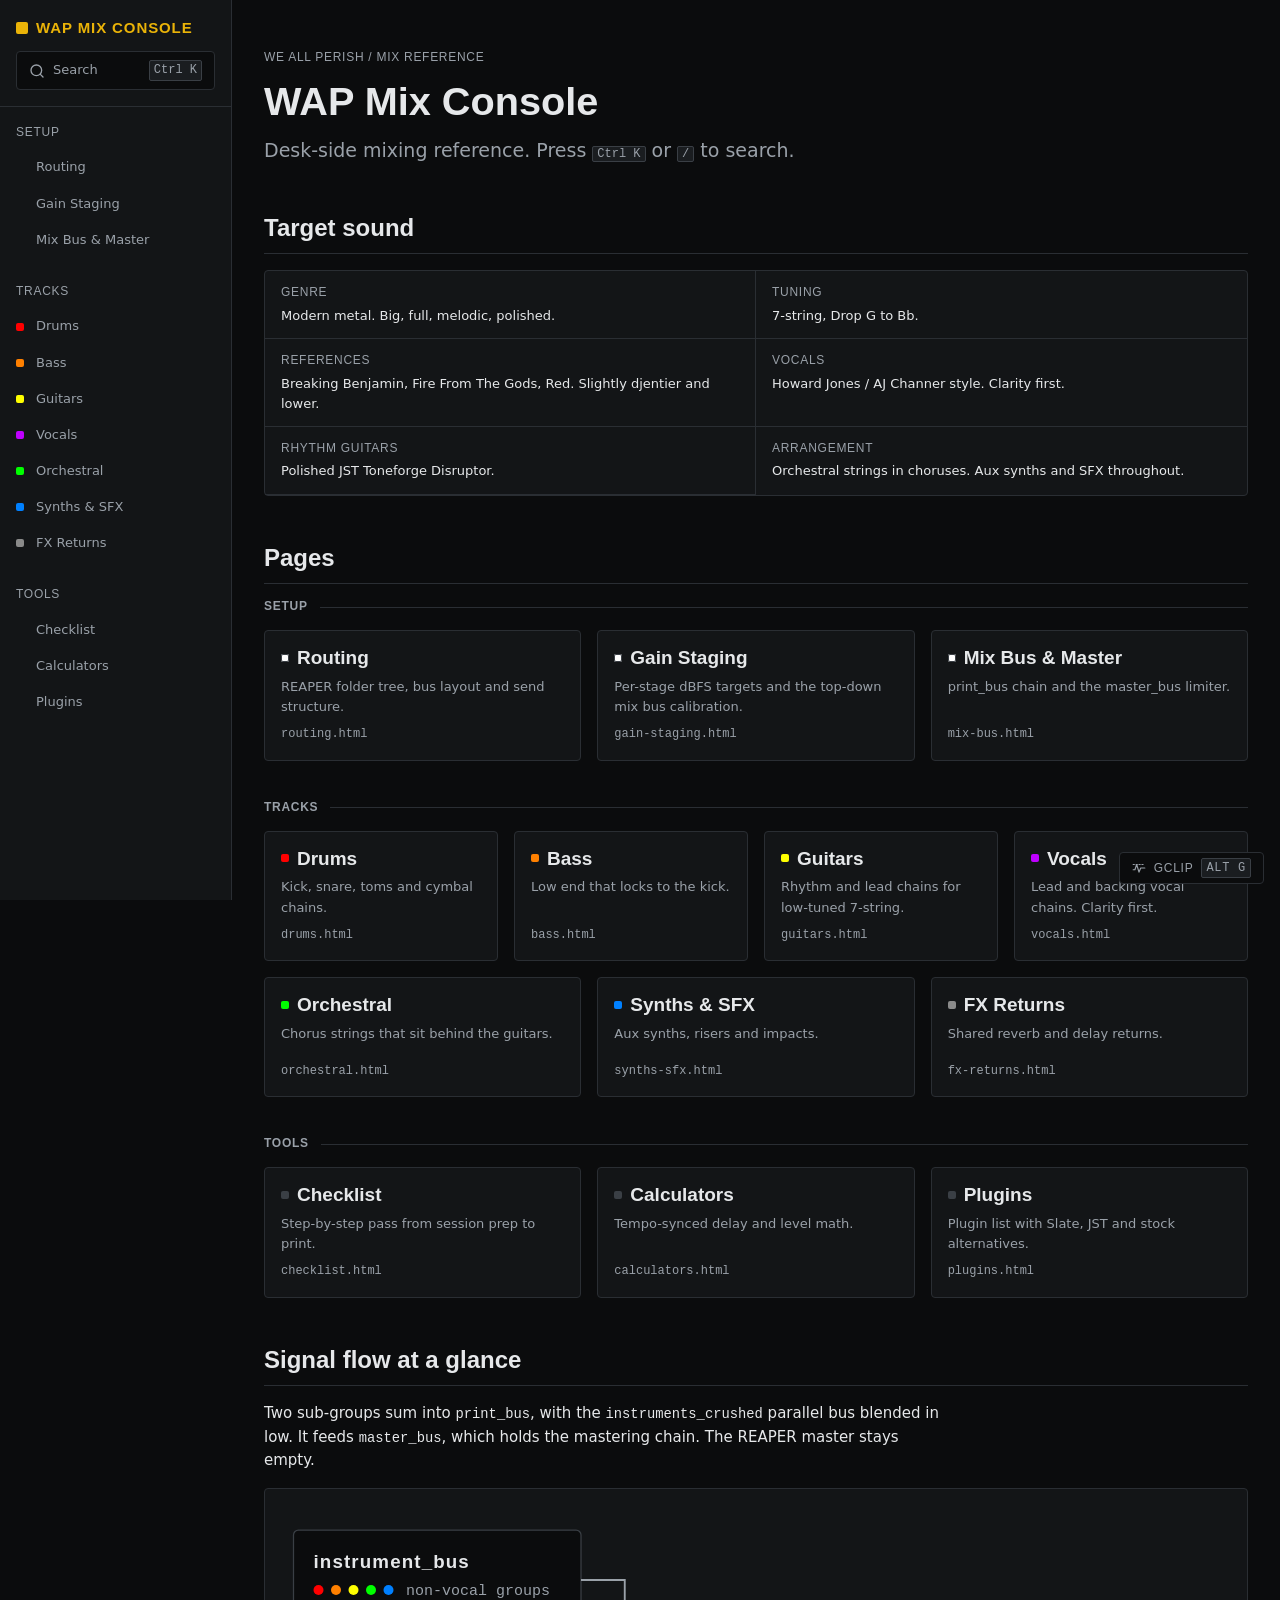
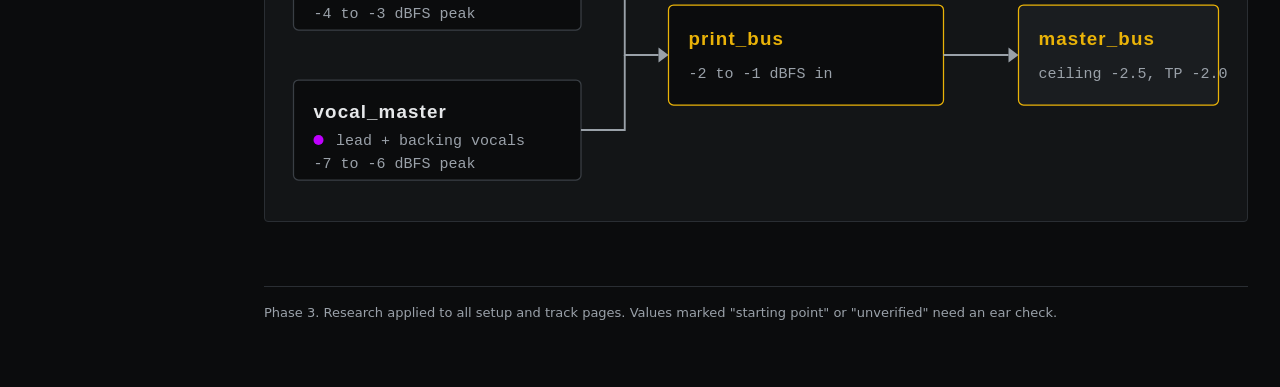
<file: docs/index.html>
<!doctype html>
<html lang="en">
<head>
<meta charset="utf-8">
<meta name="viewport" content="width=device-width, initial-scale=1">
<title>WAP Mix Console</title>
<link rel="stylesheet" href="css/app.css">
</head>
<body data-page="home">
<a class="skip-link" href="#main">Skip to content</a>
<nav id="rail"></nav>
<main id="main">
<div class="content">

  <header class="page-header">
    <div class="label">We All Perish / Mix reference</div>
    <h1>WAP Mix Console</h1>
    <p class="lede">Desk-side mixing reference. Press <kbd>Ctrl K</kbd> or <kbd>/</kbd> to search.</p>
  </header>

  <section class="section">
    <h2 id="target-sound">Target sound</h2>
    <dl class="spec">
      <div class="spec__item"><dt class="label">Genre</dt><dd>Modern metal. Big, full, melodic, polished.</dd></div>
      <div class="spec__item"><dt class="label">Tuning</dt><dd>7-string, Drop G to Bb.</dd></div>
      <div class="spec__item"><dt class="label">References</dt><dd>Breaking Benjamin, Fire From The Gods, Red. Slightly djentier and lower.</dd></div>
      <div class="spec__item"><dt class="label">Vocals</dt><dd>Howard Jones / AJ Channer style. Clarity first.</dd></div>
      <div class="spec__item"><dt class="label">Rhythm guitars</dt><dd>Polished JST Toneforge Disruptor.</dd></div>
      <div class="spec__item"><dt class="label">Arrangement</dt><dd>Orchestral strings in choruses. Aux synths and SFX throughout.</dd></div>
    </dl>
  </section>

  <section class="section">
    <h2 id="pages">Pages</h2>
    <div class="bento">
      <h3 class="bento__group-title label">Setup</h3>
      <a class="tile" href="routing.html">
        <span class="tile__head"><span class="gchip gchip--master" aria-hidden="true"></span><span class="tile__title">Routing</span></span>
        <span class="tile__desc">REAPER folder tree, bus layout and send structure.</span>
        <span class="tile__file">routing.html</span>
      </a>
      <a class="tile" href="gain-staging.html">
        <span class="tile__head"><span class="gchip gchip--master" aria-hidden="true"></span><span class="tile__title">Gain Staging</span></span>
        <span class="tile__desc">Per-stage dBFS targets and the top-down mix bus calibration.</span>
        <span class="tile__file">gain-staging.html</span>
      </a>
      <a class="tile" href="mix-bus.html">
        <span class="tile__head"><span class="gchip gchip--master" aria-hidden="true"></span><span class="tile__title">Mix Bus &amp; Master</span></span>
        <span class="tile__desc">print_bus chain and the master_bus limiter.</span>
        <span class="tile__file">mix-bus.html</span>
      </a>

      <h3 class="bento__group-title label">Tracks</h3>
      <a class="tile tile--3" href="drums.html">
        <span class="tile__head"><span class="gchip gchip--drums" aria-hidden="true"></span><span class="tile__title">Drums</span></span>
        <span class="tile__desc">Kick, snare, toms and cymbal chains.</span>
        <span class="tile__file">drums.html</span>
      </a>
      <a class="tile tile--3" href="bass.html">
        <span class="tile__head"><span class="gchip gchip--bass" aria-hidden="true"></span><span class="tile__title">Bass</span></span>
        <span class="tile__desc">Low end that locks to the kick.</span>
        <span class="tile__file">bass.html</span>
      </a>
      <a class="tile tile--3" href="guitars.html">
        <span class="tile__head"><span class="gchip gchip--guitars" aria-hidden="true"></span><span class="tile__title">Guitars</span></span>
        <span class="tile__desc">Rhythm and lead chains for low-tuned 7-string.</span>
        <span class="tile__file">guitars.html</span>
      </a>
      <a class="tile tile--3" href="vocals.html">
        <span class="tile__head"><span class="gchip gchip--vocals" aria-hidden="true"></span><span class="tile__title">Vocals</span></span>
        <span class="tile__desc">Lead and backing vocal chains. Clarity first.</span>
        <span class="tile__file">vocals.html</span>
      </a>
      <a class="tile" href="orchestral.html">
        <span class="tile__head"><span class="gchip gchip--orch" aria-hidden="true"></span><span class="tile__title">Orchestral</span></span>
        <span class="tile__desc">Chorus strings that sit behind the guitars.</span>
        <span class="tile__file">orchestral.html</span>
      </a>
      <a class="tile" href="synths-sfx.html">
        <span class="tile__head"><span class="gchip gchip--synth" aria-hidden="true"></span><span class="tile__title">Synths &amp; SFX</span></span>
        <span class="tile__desc">Aux synths, risers and impacts.</span>
        <span class="tile__file">synths-sfx.html</span>
      </a>
      <a class="tile" href="fx-returns.html">
        <span class="tile__head"><span class="gchip gchip--fx" aria-hidden="true"></span><span class="tile__title">FX Returns</span></span>
        <span class="tile__desc">Shared reverb and delay returns.</span>
        <span class="tile__file">fx-returns.html</span>
      </a>

      <h3 class="bento__group-title label">Tools</h3>
      <a class="tile" href="checklist.html">
        <span class="tile__head"><span class="gchip gchip--none" aria-hidden="true"></span><span class="tile__title">Checklist</span></span>
        <span class="tile__desc">Step-by-step pass from session prep to print.</span>
        <span class="tile__file">checklist.html</span>
      </a>
      <a class="tile" href="calculators.html">
        <span class="tile__head"><span class="gchip gchip--none" aria-hidden="true"></span><span class="tile__title">Calculators</span></span>
        <span class="tile__desc">Tempo-synced delay and level math.</span>
        <span class="tile__file">calculators.html</span>
      </a>
      <a class="tile" href="plugins.html">
        <span class="tile__head"><span class="gchip gchip--none" aria-hidden="true"></span><span class="tile__title">Plugins</span></span>
        <span class="tile__desc">Plugin list with Slate, JST and stock alternatives.</span>
        <span class="tile__file">plugins.html</span>
      </a>
    </div>
  </section>

  <section class="section">
    <h2 id="signal-flow">Signal flow at a glance</h2>
    <p>Two sub-groups sum into <code>print_bus</code>, with the <code>instruments_crushed</code> parallel bus blended in low. It feeds <code>master_bus</code>, which holds the mastering chain. The REAPER master stays empty.</p>
    <figure class="flow">
      <svg class="flow__h" viewBox="0 0 760 240" role="img" aria-labelledby="flow-h-title">
        <title id="flow-h-title">instrument_bus and vocal_master sum into print_bus, which feeds master_bus.</title>
        <rect class="sf-node" x="10" y="20" width="230" height="80" rx="4"/>
        <text class="sf-title" x="26" y="50">instrument_bus</text>
        <circle class="sf-dot--drums" cx="30" cy="68" r="4"/>
        <circle class="sf-dot--bass" cx="44" cy="68" r="4"/>
        <circle class="sf-dot--guitars" cx="58" cy="68" r="4"/>
        <circle class="sf-dot--orch" cx="72" cy="68" r="4"/>
        <circle class="sf-dot--synth" cx="86" cy="68" r="4"/>
        <text class="sf-sub" x="100" y="72">non-vocal groups</text>
        <text class="sf-sub" x="26" y="90">-4 to -3 dBFS peak</text>

        <rect class="sf-node" x="10" y="140" width="230" height="80" rx="4"/>
        <text class="sf-title" x="26" y="170">vocal_master</text>
        <circle class="sf-dot--vocals" cx="30" cy="188" r="4"/>
        <text class="sf-sub" x="44" y="192">lead + backing vocals</text>
        <text class="sf-sub" x="26" y="210">-7 to -6 dBFS peak</text>

        <path class="sf-wire" d="M240 60 H275 V120 H302"/>
        <path class="sf-wire" d="M240 180 H275 V120"/>
        <polygon class="sf-arrow" points="302,114 310,120 302,126"/>

        <rect class="sf-node sf-node--print" x="310" y="80" width="220" height="80" rx="4"/>
        <text class="sf-title sf-title--accent" x="326" y="112">print_bus</text>
        <text class="sf-sub" x="326" y="138">-2 to -1 dBFS in</text>

        <path class="sf-wire" d="M530 120 H582"/>
        <polygon class="sf-arrow" points="582,114 590,120 582,126"/>

        <rect class="sf-node sf-node--master" x="590" y="80" width="160" height="80" rx="4"/>
        <text class="sf-title sf-title--accent" x="606" y="112">master_bus</text>
        <text class="sf-sub" x="606" y="138">ceiling -2.5, TP -2.0</text>
      </svg>

      <svg class="flow__v" viewBox="0 0 340 410" role="img" aria-labelledby="flow-v-title">
        <title id="flow-v-title">instrument_bus and vocal_master sum into print_bus, which feeds master_bus.</title>
        <rect class="sf-node" x="10" y="10" width="155" height="90" rx="4"/>
        <text class="sf-title" x="22" y="47">instrument_bus</text>
        <text class="sf-sub" x="22" y="84">-4 to -3 dBFS</text>

        <rect class="sf-node" x="175" y="10" width="155" height="90" rx="4"/>
        <text class="sf-title" x="187" y="47">vocal_master</text>
        <text class="sf-sub" x="187" y="84">-7 to -6 dBFS</text>

        <path class="sf-wire" d="M87 100 V140 H252 V100"/>
        <path class="sf-wire" d="M170 140 V172"/>
        <polygon class="sf-arrow" points="164,172 170,180 176,172"/>

        <rect class="sf-node sf-node--print" x="60" y="180" width="220" height="90" rx="4"/>
        <text class="sf-title sf-title--accent" x="76" y="214">print_bus</text>
        <text class="sf-sub" x="76" y="244">-2 to -1 dBFS in</text>

        <path class="sf-wire" d="M170 270 V302"/>
        <polygon class="sf-arrow" points="164,302 170,310 176,302"/>

        <rect class="sf-node sf-node--master" x="60" y="310" width="220" height="90" rx="4"/>
        <text class="sf-title sf-title--accent" x="76" y="344">master_bus</text>
        <text class="sf-sub" x="76" y="374">ceiling -2.5, TP -2.0 max</text>
      </svg>
    </figure>
  </section>

  <footer class="page-foot">Phase 3. Research applied to all setup and track pages. Values marked "starting point" or "unverified" need an ear check.</footer>

</div>
</main>
<script src="js/search-index.js"></script>
<script src="js/search-core.js"></script>
<script src="js/app.js"></script>
</body>
</html>
</file>
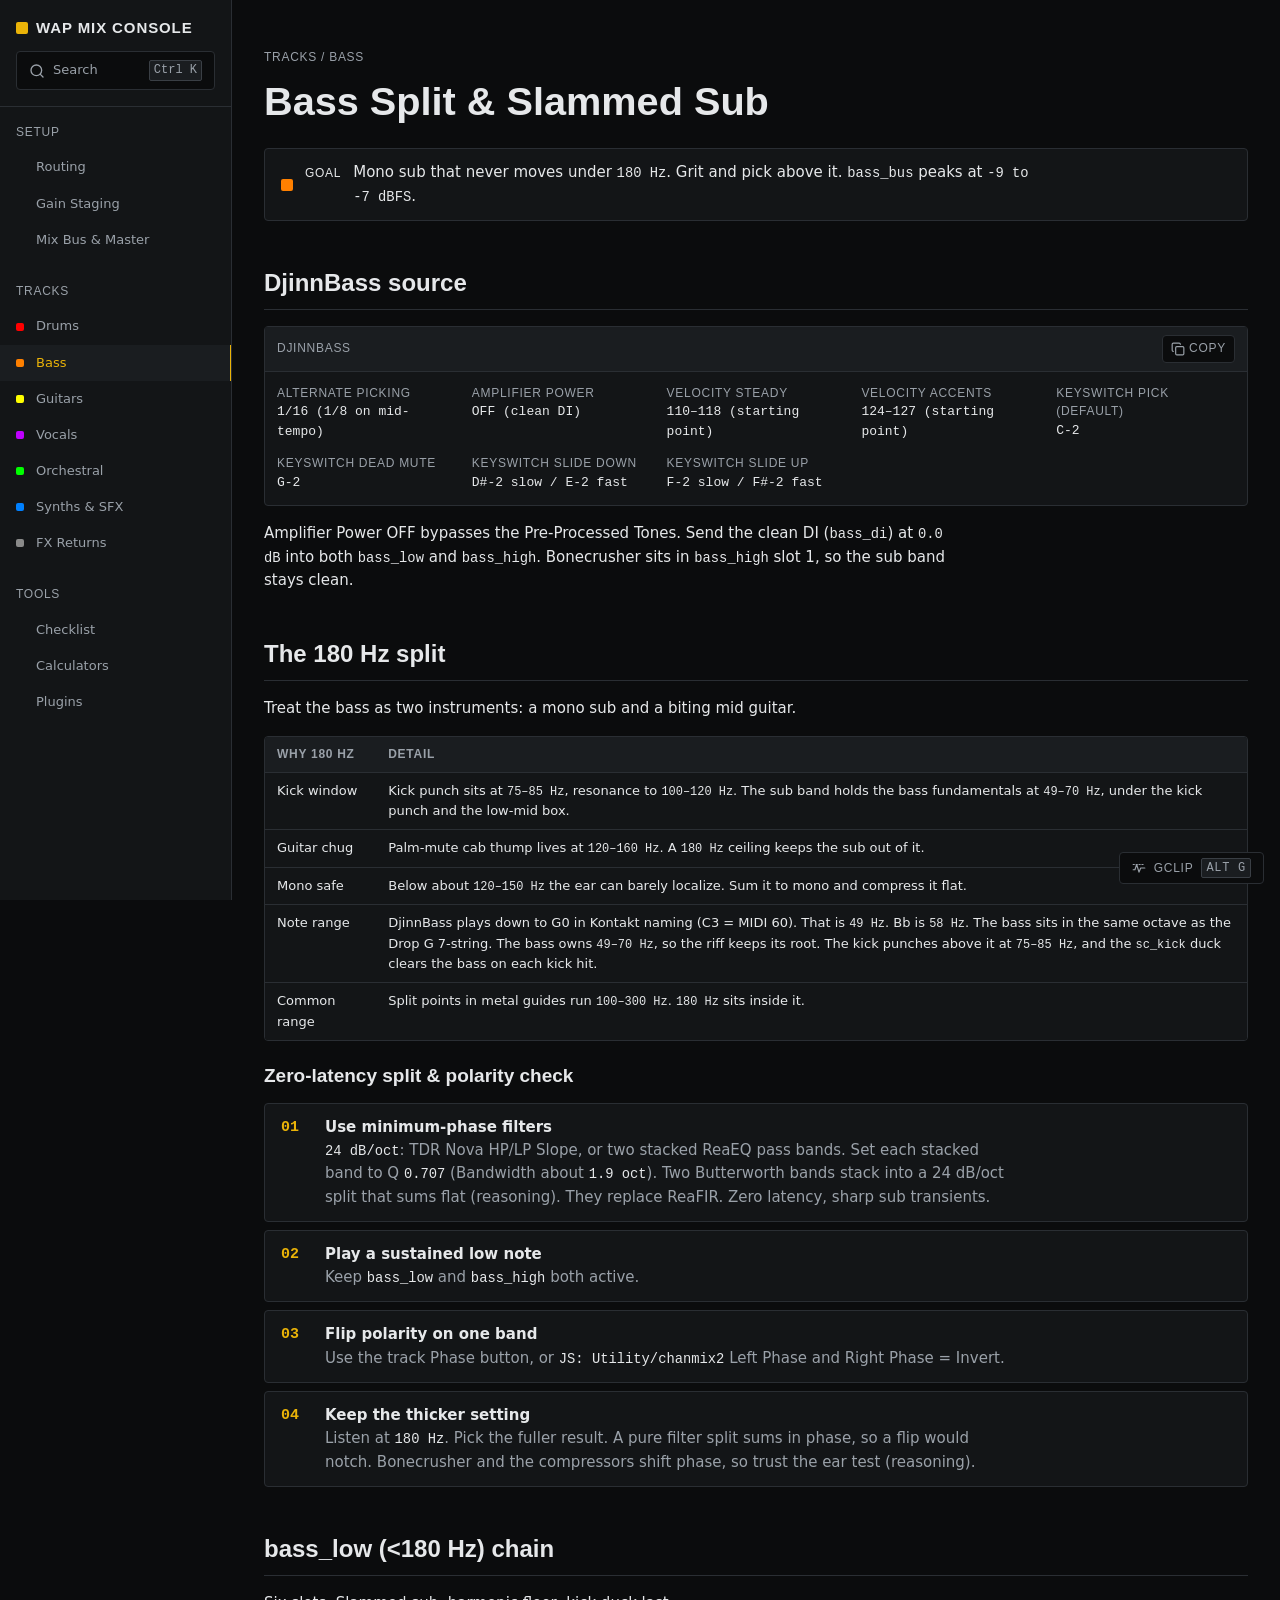
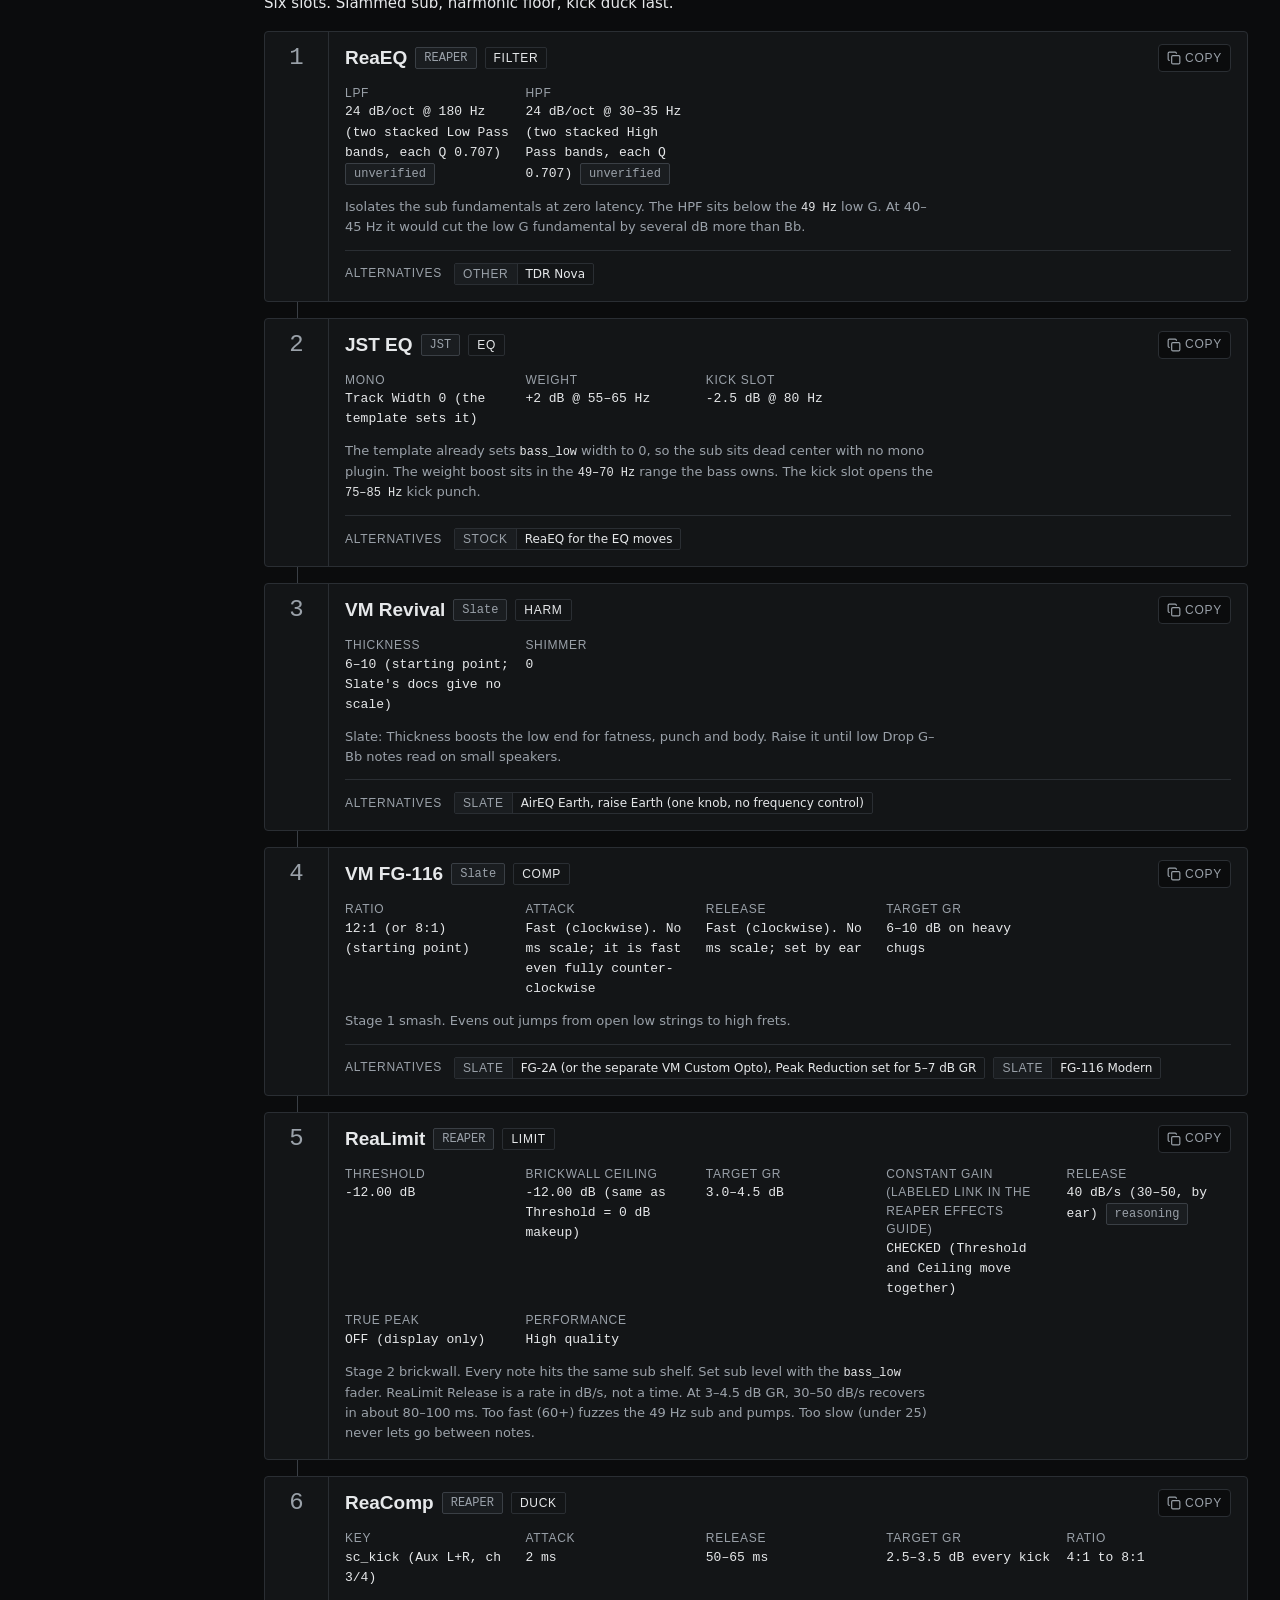
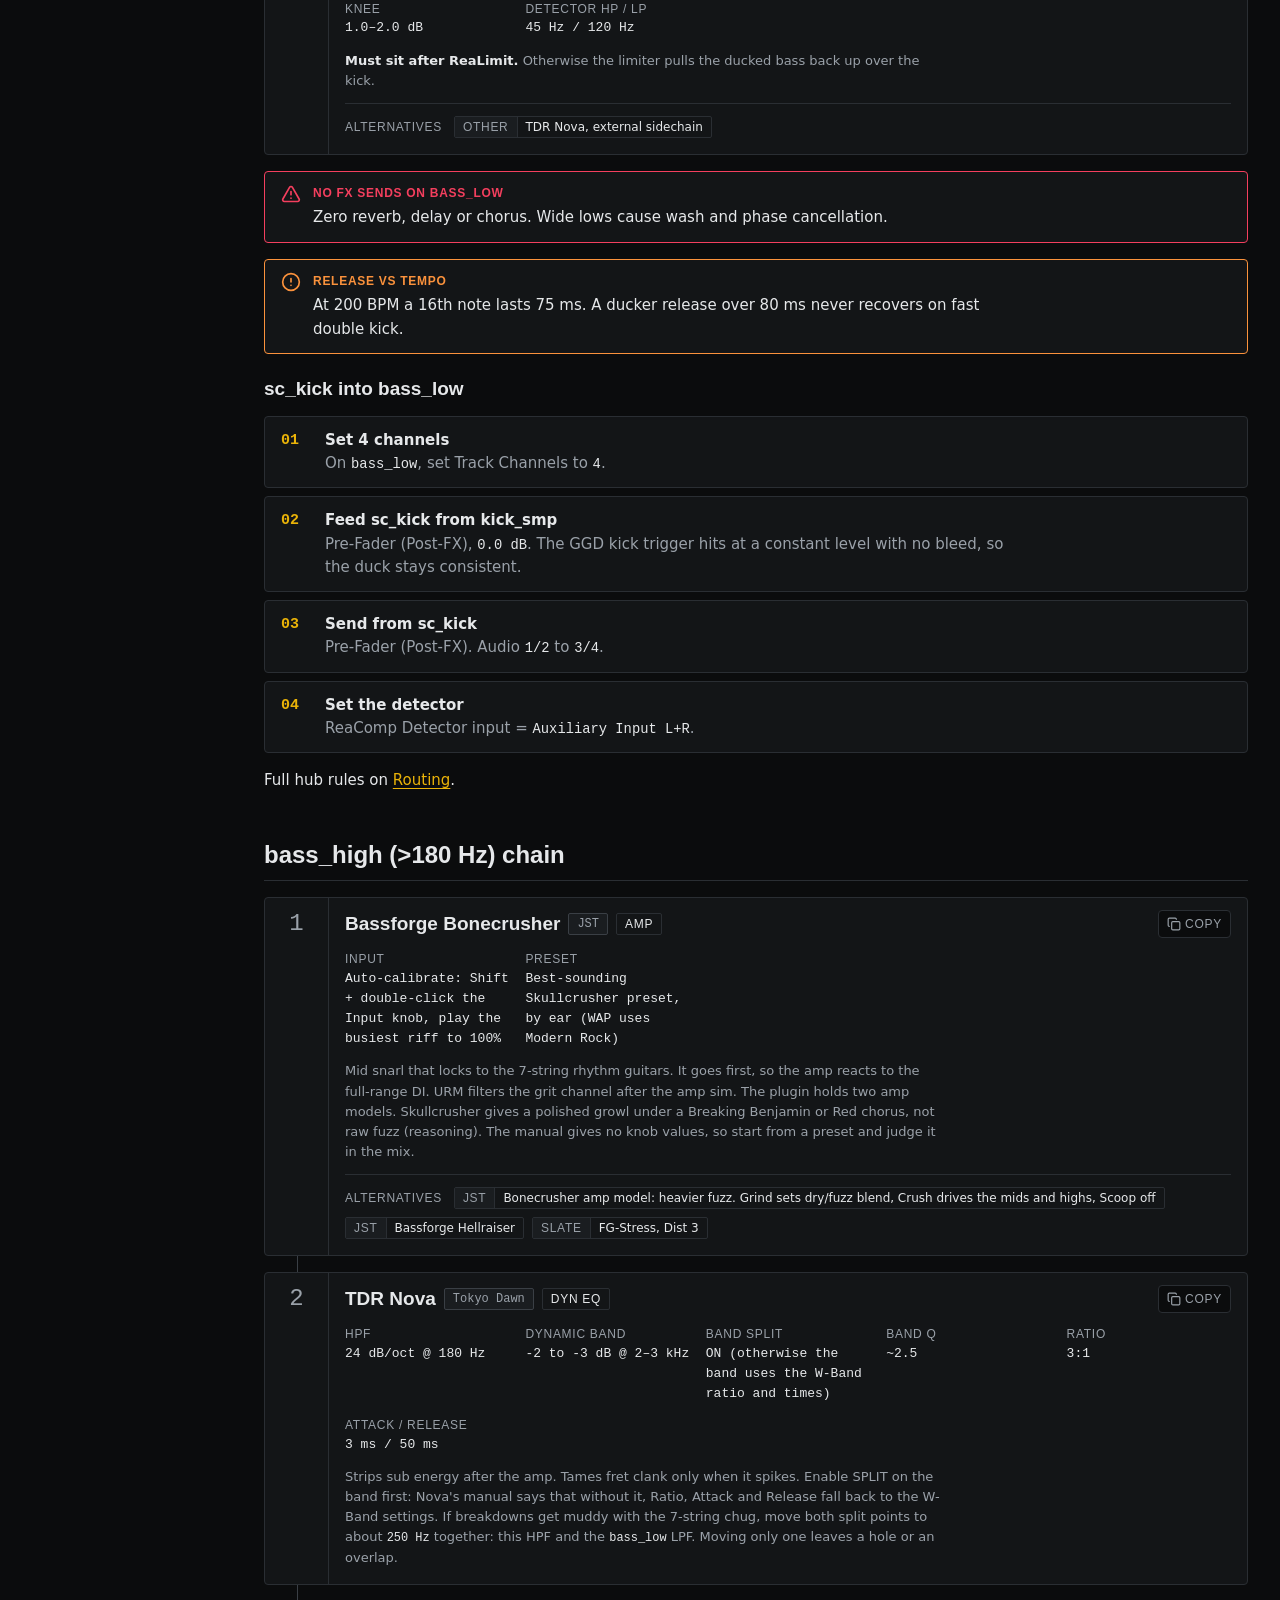
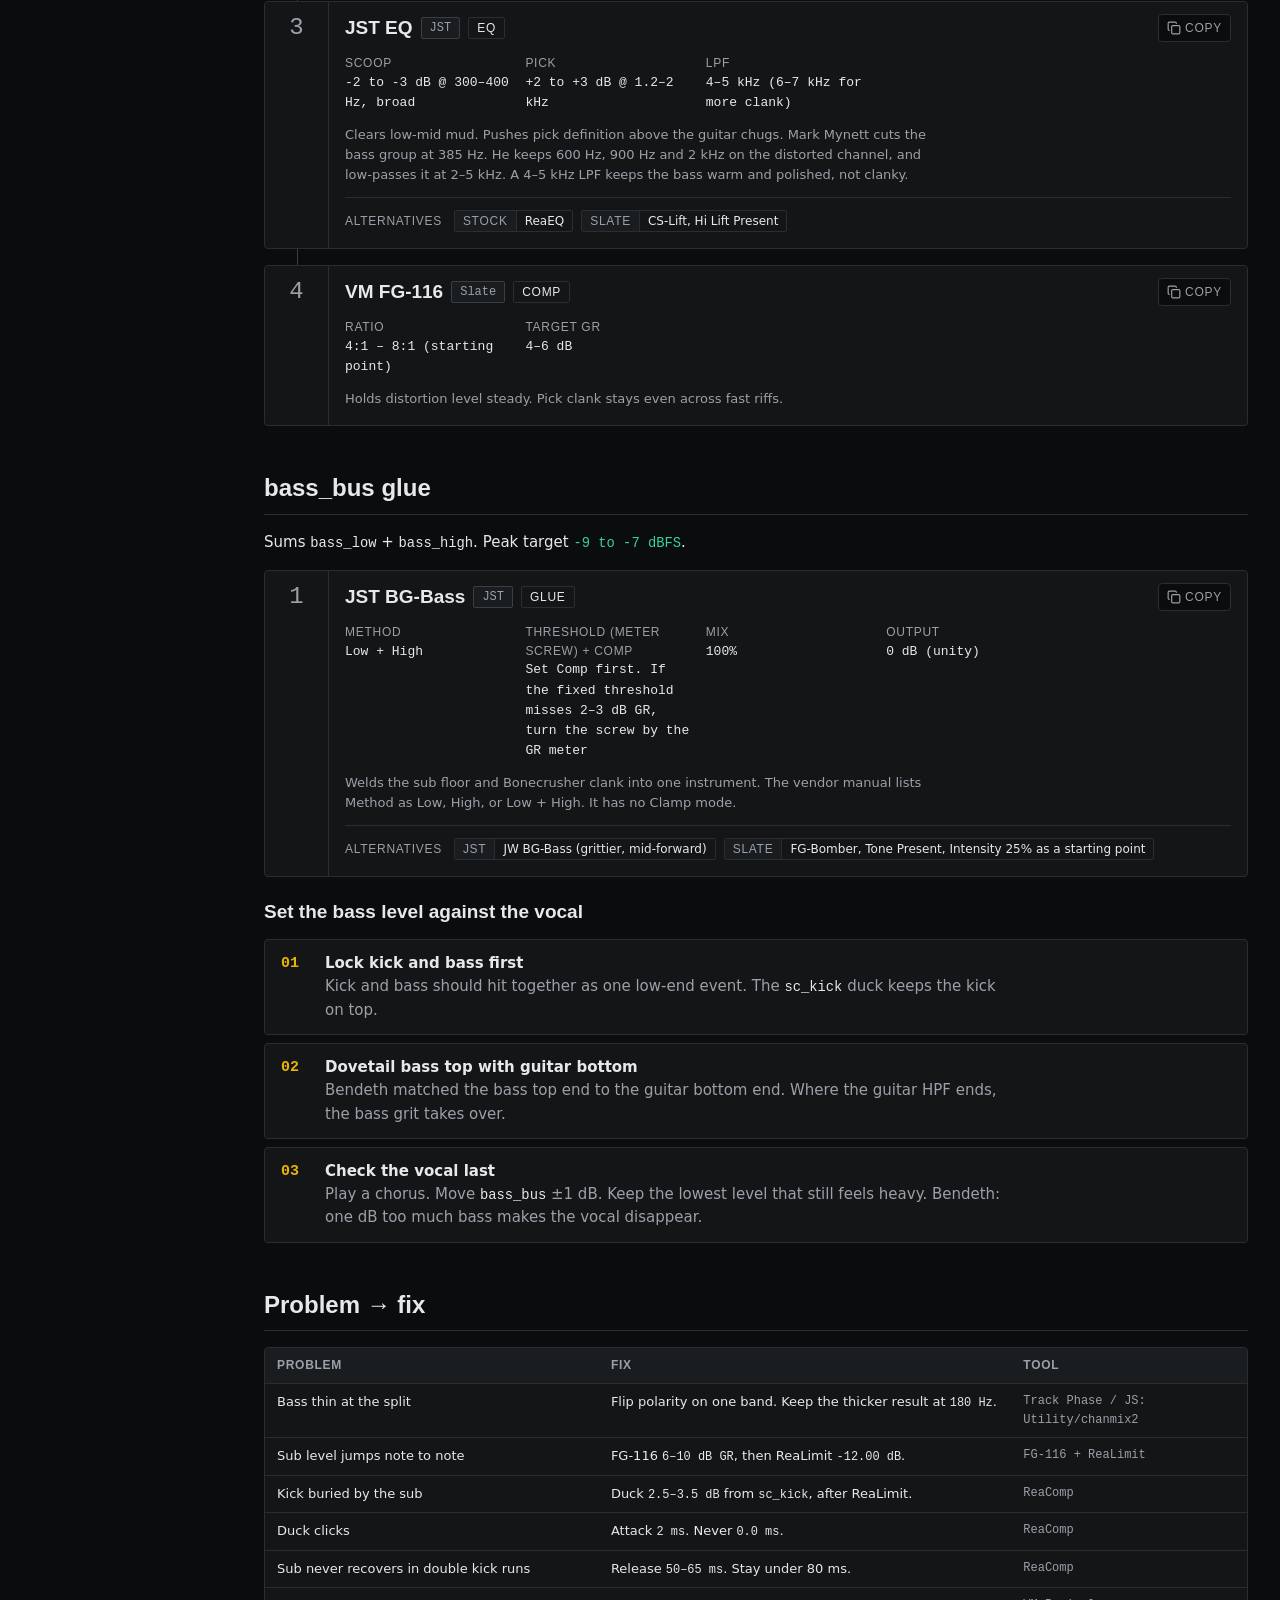
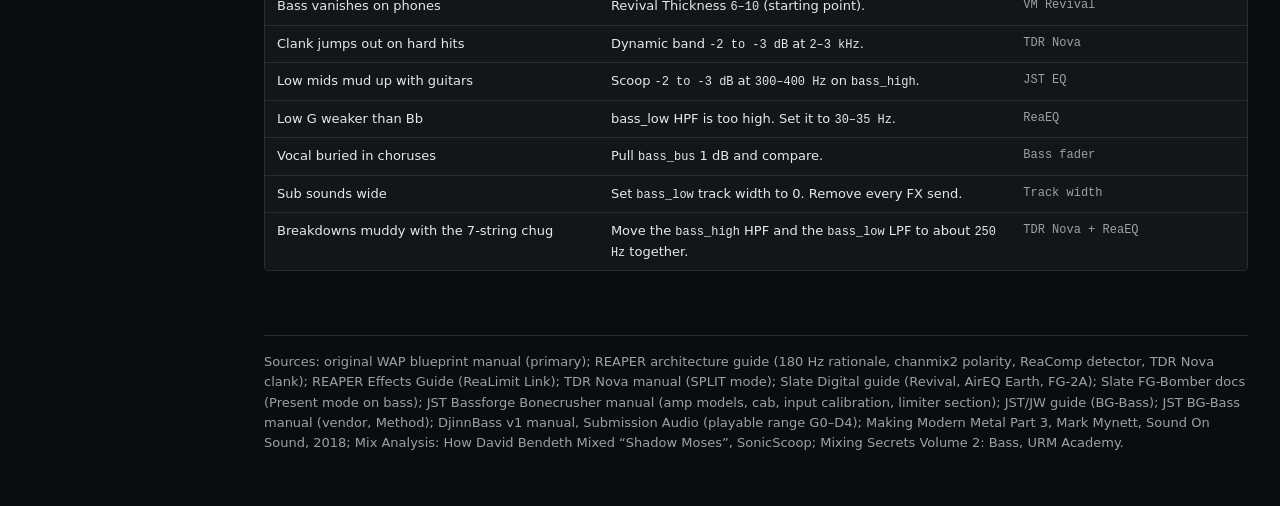
<file: docs/bass.html>
<!doctype html>
<html lang="en">
<head>
<meta charset="utf-8">
<meta name="viewport" content="width=device-width, initial-scale=1">
<title>Bass - WAP Mix Console</title>
<link rel="stylesheet" href="css/app.css">
</head>
<body data-page="bass">
<a class="skip-link" href="#main">Skip to content</a>
<nav id="rail"></nav>
<main id="main">
<div class="content">

  <header class="page-header">
    <div class="label">Tracks / Bass</div>
    <h1>Bass Split &amp; Slammed Sub</h1>
    <div class="goal">
      <span class="gchip gchip--lg gchip--bass" aria-hidden="true"></span>
      <span class="label goal__label">Goal</span>
      <p class="goal__text">Mono sub that never moves under <code>180 Hz</code>. Grit and pick above it. <code>bass_bus</code> peaks at <code>-9 to -7 dBFS</code>.</p>
    </div>
  </header>

  <section class="section">
    <h2 id="source">DjinnBass source</h2>
    <div class="settings">
      <div class="settings__head">
        <span class="label">DjinnBass</span>
        <button type="button" class="copy-btn" data-copy="djinn" aria-label="Copy DjinnBass settings"></button>
      </div>
      <div class="settings__body">
        <dl class="kv" id="djinn" data-copy-title="DjinnBass source">
          <div class="kv__item"><dt>Alternate picking</dt><dd>1/16 (1/8 on mid-tempo)</dd></div>
          <div class="kv__item"><dt>Amplifier Power</dt><dd>OFF (clean DI)</dd></div>
          <div class="kv__item"><dt>Velocity steady</dt><dd>110&ndash;118 (starting point)</dd></div>
          <div class="kv__item"><dt>Velocity accents</dt><dd>124&ndash;127 (starting point)</dd></div>
          <div class="kv__item"><dt>Keyswitch Pick (default)</dt><dd>C-2</dd></div>
          <div class="kv__item"><dt>Keyswitch Dead Mute</dt><dd>G-2</dd></div>
          <div class="kv__item"><dt>Keyswitch Slide Down</dt><dd>D#-2 slow / E-2 fast</dd></div>
          <div class="kv__item"><dt>Keyswitch Slide Up</dt><dd>F-2 slow / F#-2 fast</dd></div>
        </dl>
      </div>
    </div>
    <p>Amplifier Power OFF bypasses the Pre-Processed Tones. Send the clean DI (<code>bass_di</code>) at <code>0.0 dB</code> into both <code>bass_low</code> and <code>bass_high</code>. Bonecrusher sits in <code>bass_high</code> slot 1, so the sub band stays clean.</p>
  </section>

  <section class="section">
    <h2 id="split">The 180 Hz split</h2>
    <p>Treat the bass as two instruments: a mono sub and a biting mid guitar.</p>
    <div class="table-wrap">
      <table class="table">
        <thead>
          <tr><th scope="col">Why 180 Hz</th><th scope="col">Detail</th></tr>
        </thead>
        <tbody>
          <tr><td>Kick window</td><td>Kick punch sits at <code>75&ndash;85 Hz</code>, resonance to <code>100&ndash;120 Hz</code>. The sub band holds the bass fundamentals at <code>49&ndash;70 Hz</code>, under the kick punch and the low-mid box.</td></tr>
          <tr><td>Guitar chug</td><td>Palm-mute cab thump lives at <code>120&ndash;160 Hz</code>. A <code>180 Hz</code> ceiling keeps the sub out of it.</td></tr>
          <tr><td>Mono safe</td><td>Below about <code>120&ndash;150 Hz</code> the ear can barely localize. Sum it to mono and compress it flat.</td></tr>
          <tr><td>Note range</td><td>DjinnBass plays down to G0 in Kontakt naming (C3 = MIDI 60). That is <code>49 Hz</code>. Bb is <code>58 Hz</code>. The bass sits in the same octave as the Drop G 7-string. The bass owns <code>49&ndash;70 Hz</code>, so the riff keeps its root. The kick punches above it at <code>75&ndash;85 Hz</code>, and the <code>sc_kick</code> duck clears the bass on each kick hit.</td></tr>
          <tr><td>Common range</td><td>Split points in metal guides run <code>100&ndash;300 Hz</code>. <code>180 Hz</code> sits inside it.</td></tr>
        </tbody>
      </table>
    </div>

    <h3 id="polarity">Zero-latency split &amp; polarity check</h3>
    <ol class="steps">
      <li><div><span class="steps__title">Use minimum-phase filters</span><p><code>24 dB/oct</code>: TDR Nova HP/LP Slope, or two stacked ReaEQ pass bands. Set each stacked band to Q <code>0.707</code> (Bandwidth about <code>1.9 oct</code>). Two Butterworth bands stack into a 24 dB/oct split that sums flat (reasoning). They replace ReaFIR. Zero latency, sharp sub transients.</p></div></li>
      <li><div><span class="steps__title">Play a sustained low note</span><p>Keep <code>bass_low</code> and <code>bass_high</code> both active.</p></div></li>
      <li><div><span class="steps__title">Flip polarity on one band</span><p>Use the track Phase button, or <code>JS: Utility/chanmix2</code> Left Phase and Right Phase = Invert.</p></div></li>
      <li><div><span class="steps__title">Keep the thicker setting</span><p>Listen at <code>180 Hz</code>. Pick the fuller result. A pure filter split sums in phase, so a flip would notch. Bonecrusher and the compressors shift phase, so trust the ear test (reasoning).</p></div></li>
    </ol>
  </section>

  <section class="section">
    <h2 id="bass-low">bass_low (&lt;180 Hz) chain</h2>
    <p>Six slots. Slammed sub, harmonic floor, kick duck last.</p>
    <ol class="rack">
      <li class="rack__slot">
        <div class="rack__num" aria-hidden="true">1</div>
        <div class="rack__body">
          <div class="rack__head">
            <h4 class="rack__name">ReaEQ</h4>
            <span class="chip">REAPER</span>
            <span class="tag">FILTER</span>
            <button type="button" class="copy-btn" data-copy="low-1" aria-label="Copy bass_low slot 1 settings"></button>
          </div>
          <dl class="kv" id="low-1" data-copy-title="bass_low Slot 1 - ReaEQ">
            <div class="kv__item"><dt>LPF</dt><dd>24 dB/oct @ 180 Hz (two stacked Low Pass bands, each Q 0.707) <span class="chip">unverified</span></dd></div>
            <div class="kv__item"><dt>HPF</dt><dd>24 dB/oct @ 30&ndash;35 Hz (two stacked High Pass bands, each Q 0.707) <span class="chip">unverified</span></dd></div>
          </dl>
          <p class="rack__why">Isolates the sub fundamentals at zero latency. The HPF sits below the <code>49 Hz</code> low G. At 40&ndash;45 Hz it would cut the low G fundamental by several dB more than Bb.</p>
          <div class="alts">
            <span class="label alts__title">Alternatives</span>
            <span class="alt"><span class="alt__tag">OTHER</span><span class="alt__name">TDR Nova</span></span>
          </div>
        </div>
      </li>
      <li class="rack__slot">
        <div class="rack__num" aria-hidden="true">2</div>
        <div class="rack__body">
          <div class="rack__head">
            <h4 class="rack__name">JST EQ</h4>
            <span class="chip">JST</span>
            <span class="tag">EQ</span>
            <button type="button" class="copy-btn" data-copy="low-2" aria-label="Copy bass_low slot 2 settings"></button>
          </div>
          <dl class="kv" id="low-2" data-copy-title="bass_low Slot 2 - JST EQ">
            <div class="kv__item"><dt>Mono</dt><dd>Track Width 0 (the template sets it)</dd></div>
            <div class="kv__item"><dt>Weight</dt><dd>+2 dB @ 55&ndash;65 Hz</dd></div>
            <div class="kv__item"><dt>Kick slot</dt><dd>-2.5 dB @ 80 Hz</dd></div>
          </dl>
          <p class="rack__why">The template already sets <code>bass_low</code> width to 0, so the sub sits dead center with no mono plugin. The weight boost sits in the <code>49&ndash;70 Hz</code> range the bass owns. The kick slot opens the <code>75&ndash;85 Hz</code> kick punch.</p>
          <div class="alts">
            <span class="label alts__title">Alternatives</span>
            <span class="alt"><span class="alt__tag">STOCK</span><span class="alt__name">ReaEQ for the EQ moves</span></span>
          </div>
        </div>
      </li>
      <li class="rack__slot">
        <div class="rack__num" aria-hidden="true">3</div>
        <div class="rack__body">
          <div class="rack__head">
            <h4 class="rack__name">VM Revival</h4>
            <span class="chip">Slate</span>
            <span class="tag">HARM</span>
            <button type="button" class="copy-btn" data-copy="low-3" aria-label="Copy bass_low slot 3 settings"></button>
          </div>
          <dl class="kv" id="low-3" data-copy-title="bass_low Slot 3 - Revival">
            <div class="kv__item"><dt>Thickness</dt><dd>6&ndash;10 (starting point; Slate's docs give no scale)</dd></div>
            <div class="kv__item"><dt>Shimmer</dt><dd>0</dd></div>
          </dl>
          <p class="rack__why">Slate: Thickness boosts the low end for fatness, punch and body. Raise it until low Drop G&ndash;Bb notes read on small speakers.</p>
          <div class="alts">
            <span class="label alts__title">Alternatives</span>
            <span class="alt"><span class="alt__tag">SLATE</span><span class="alt__name">AirEQ Earth, raise Earth (one knob, no frequency control)</span></span>
          </div>
        </div>
      </li>
      <li class="rack__slot">
        <div class="rack__num" aria-hidden="true">4</div>
        <div class="rack__body">
          <div class="rack__head">
            <h4 class="rack__name">VM FG-116</h4>
            <span class="chip">Slate</span>
            <span class="tag">COMP</span>
            <button type="button" class="copy-btn" data-copy="low-4" aria-label="Copy bass_low slot 4 settings"></button>
          </div>
          <dl class="kv" id="low-4" data-copy-title="bass_low Slot 4 - FG-116 (Stage 1 smash)">
            <div class="kv__item"><dt>Ratio</dt><dd>12:1 (or 8:1) (starting point)</dd></div>
            <div class="kv__item"><dt>Attack</dt><dd>Fast (clockwise). No ms scale; it is fast even fully counter-clockwise</dd></div>
            <div class="kv__item"><dt>Release</dt><dd>Fast (clockwise). No ms scale; set by ear</dd></div>
            <div class="kv__item"><dt>Target GR</dt><dd>6&ndash;10 dB on heavy chugs</dd></div>
          </dl>
          <p class="rack__why">Stage 1 smash. Evens out jumps from open low strings to high frets.</p>
          <div class="alts">
            <span class="label alts__title">Alternatives</span>
            <span class="alt"><span class="alt__tag">SLATE</span><span class="alt__name">FG-2A (or the separate VM Custom Opto), Peak Reduction set for 5&ndash;7 dB GR</span></span>
            <span class="alt"><span class="alt__tag">SLATE</span><span class="alt__name">FG-116 Modern</span></span>
          </div>
        </div>
      </li>
      <li class="rack__slot">
        <div class="rack__num" aria-hidden="true">5</div>
        <div class="rack__body">
          <div class="rack__head">
            <h4 class="rack__name">ReaLimit</h4>
            <span class="chip">REAPER</span>
            <span class="tag">LIMIT</span>
            <button type="button" class="copy-btn" data-copy="low-5" aria-label="Copy bass_low slot 5 settings"></button>
          </div>
          <dl class="kv" id="low-5" data-copy-title="bass_low Slot 5 - ReaLimit (Stage 2 brickwall)">
            <div class="kv__item"><dt>Threshold</dt><dd>-12.00 dB</dd></div>
            <div class="kv__item"><dt>Brickwall ceiling</dt><dd>-12.00 dB (same as Threshold = 0 dB makeup)</dd></div>
            <div class="kv__item"><dt>Target GR</dt><dd>3.0&ndash;4.5 dB</dd></div>
            <div class="kv__item"><dt>Constant gain (labeled Link in the REAPER Effects Guide)</dt><dd>CHECKED (Threshold and Ceiling move together)</dd></div>
            <div class="kv__item"><dt>Release</dt><dd>40 dB/s (30&ndash;50, by ear) <span class="chip">reasoning</span></dd></div>
            <div class="kv__item"><dt>True peak</dt><dd>OFF (display only)</dd></div>
            <div class="kv__item"><dt>Performance</dt><dd>High quality</dd></div>
          </dl>
          <p class="rack__why">Stage 2 brickwall. Every note hits the same sub shelf. Set sub level with the <code>bass_low</code> fader. ReaLimit Release is a rate in dB/s, not a time. At 3&ndash;4.5 dB GR, 30&ndash;50 dB/s recovers in about 80&ndash;100 ms. Too fast (60+) fuzzes the 49 Hz sub and pumps. Too slow (under 25) never lets go between notes.</p>
        </div>
      </li>
      <li class="rack__slot">
        <div class="rack__num" aria-hidden="true">6</div>
        <div class="rack__body">
          <div class="rack__head">
            <h4 class="rack__name">ReaComp</h4>
            <span class="chip">REAPER</span>
            <span class="tag">DUCK</span>
            <button type="button" class="copy-btn" data-copy="low-6" aria-label="Copy bass_low slot 6 settings"></button>
          </div>
          <dl class="kv" id="low-6" data-copy-title="bass_low Slot 6 - ReaComp sc_kick ducker">
            <div class="kv__item"><dt>Key</dt><dd>sc_kick (Aux L+R, ch 3/4)</dd></div>
            <div class="kv__item"><dt>Attack</dt><dd>2 ms</dd></div>
            <div class="kv__item"><dt>Release</dt><dd>50&ndash;65 ms</dd></div>
            <div class="kv__item"><dt>Target GR</dt><dd>2.5&ndash;3.5 dB every kick</dd></div>
            <div class="kv__item"><dt>Ratio</dt><dd>4:1 to 8:1</dd></div>
            <div class="kv__item"><dt>Knee</dt><dd>1.0&ndash;2.0 dB</dd></div>
            <div class="kv__item"><dt>Detector HP / LP</dt><dd>45 Hz / 120 Hz</dd></div>
          </dl>
          <p class="rack__why"><strong>Must sit after ReaLimit.</strong> Otherwise the limiter pulls the ducked bass back up over the kick.</p>
          <div class="alts">
            <span class="label alts__title">Alternatives</span>
            <span class="alt"><span class="alt__tag">OTHER</span><span class="alt__name">TDR Nova, external sidechain</span></span>
          </div>
        </div>
      </li>
    </ol>

    <div class="callout callout--danger" role="note">
      <svg class="icon" viewBox="0 0 24 24" aria-hidden="true" focusable="false"><path d="m21.73 18-8-14a2 2 0 0 0-3.48 0l-8 14A2 2 0 0 0 4 21h16a2 2 0 0 0 1.73-3"/><path d="M12 9v4"/><path d="M12 17h.01"/></svg>
      <div class="callout__body">
        <span class="callout__title">No FX sends on bass_low</span>
        <p>Zero reverb, delay or chorus. Wide lows cause wash and phase cancellation.</p>
      </div>
    </div>

    <div class="callout callout--warn" role="note">
      <svg class="icon" viewBox="0 0 24 24" aria-hidden="true" focusable="false"><circle cx="12" cy="12" r="10"/><path d="M12 8v4"/><path d="M12 16h.01"/></svg>
      <div class="callout__body">
        <span class="callout__title">Release vs tempo</span>
        <p>At 200 BPM a 16th note lasts 75 ms. A ducker release over 80 ms never recovers on fast double kick.</p>
      </div>
    </div>

    <h3 id="sc-kick-setup">sc_kick into bass_low</h3>
    <ol class="steps">
      <li><div><span class="steps__title">Set 4 channels</span><p>On <code>bass_low</code>, set Track Channels to <code>4</code>.</p></div></li>
      <li><div><span class="steps__title">Feed sc_kick from kick_smp</span><p>Pre-Fader (Post-FX), <code>0.0 dB</code>. The GGD kick trigger hits at a constant level with no bleed, so the duck stays consistent.</p></div></li>
      <li><div><span class="steps__title">Send from sc_kick</span><p>Pre-Fader (Post-FX). Audio <code>1/2</code> to <code>3/4</code>.</p></div></li>
      <li><div><span class="steps__title">Set the detector</span><p>ReaComp Detector input = <code>Auxiliary Input L+R</code>.</p></div></li>
    </ol>
    <p>Full hub rules on <a href="routing.html#hub-setup">Routing</a>.</p>
  </section>

  <section class="section">
    <h2 id="bass-high">bass_high (&gt;180 Hz) chain</h2>
    <ol class="rack">
      <li class="rack__slot">
        <div class="rack__num" aria-hidden="true">1</div>
        <div class="rack__body">
          <div class="rack__head">
            <h4 class="rack__name">Bassforge Bonecrusher</h4>
            <span class="chip">JST</span>
            <span class="tag">AMP</span>
            <button type="button" class="copy-btn" data-copy="high-1" aria-label="Copy bass_high slot 1 settings"></button>
          </div>
          <dl class="kv" id="high-1" data-copy-title="bass_high Slot 1 - Bonecrusher">
            <div class="kv__item"><dt>Input</dt><dd>Auto-calibrate: Shift + double-click the Input knob, play the busiest riff to 100%</dd></div>
            <div class="kv__item"><dt>Preset</dt><dd>Best-sounding Skullcrusher preset, by ear (WAP uses Modern Rock)</dd></div>
          </dl>
          <p class="rack__why">Mid snarl that locks to the 7-string rhythm guitars. It goes first, so the amp reacts to the full-range DI. URM filters the grit channel after the amp sim. The plugin holds two amp models. Skullcrusher gives a polished growl under a Breaking Benjamin or Red chorus, not raw fuzz (reasoning). The manual gives no knob values, so start from a preset and judge it in the mix.</p>
          <div class="alts">
            <span class="label alts__title">Alternatives</span>
            <span class="alt"><span class="alt__tag">JST</span><span class="alt__name">Bonecrusher amp model: heavier fuzz. Grind sets dry/fuzz blend, Crush drives the mids and highs, Scoop off</span></span>
            <span class="alt"><span class="alt__tag">JST</span><span class="alt__name">Bassforge Hellraiser</span></span>
            <span class="alt"><span class="alt__tag">SLATE</span><span class="alt__name">FG-Stress, Dist 3</span></span>
          </div>
        </div>
      </li>
      <li class="rack__slot">
        <div class="rack__num" aria-hidden="true">2</div>
        <div class="rack__body">
          <div class="rack__head">
            <h4 class="rack__name">TDR Nova</h4>
            <span class="chip">Tokyo Dawn</span>
            <span class="tag">DYN EQ</span>
            <button type="button" class="copy-btn" data-copy="high-2" aria-label="Copy bass_high slot 2 settings"></button>
          </div>
          <dl class="kv" id="high-2" data-copy-title="bass_high Slot 2 - TDR Nova">
            <div class="kv__item"><dt>HPF</dt><dd>24 dB/oct @ 180 Hz</dd></div>
            <div class="kv__item"><dt>Dynamic band</dt><dd>-2 to -3 dB @ 2&ndash;3 kHz</dd></div>
            <div class="kv__item"><dt>Band SPLIT</dt><dd>ON (otherwise the band uses the W-Band ratio and times)</dd></div>
            <div class="kv__item"><dt>Band Q</dt><dd>~2.5</dd></div>
            <div class="kv__item"><dt>Ratio</dt><dd>3:1</dd></div>
            <div class="kv__item"><dt>Attack / Release</dt><dd>3 ms / 50 ms</dd></div>
          </dl>
          <p class="rack__why">Strips sub energy after the amp. Tames fret clank only when it spikes. Enable SPLIT on the band first: Nova's manual says that without it, Ratio, Attack and Release fall back to the W-Band settings. If breakdowns get muddy with the 7-string chug, move both split points to about <code>250 Hz</code> together: this HPF and the <code>bass_low</code> LPF. Moving only one leaves a hole or an overlap.</p>
        </div>
      </li>
      <li class="rack__slot">
        <div class="rack__num" aria-hidden="true">3</div>
        <div class="rack__body">
          <div class="rack__head">
            <h4 class="rack__name">JST EQ</h4>
            <span class="chip">JST</span>
            <span class="tag">EQ</span>
            <button type="button" class="copy-btn" data-copy="high-3" aria-label="Copy bass_high slot 3 settings"></button>
          </div>
          <dl class="kv" id="high-3" data-copy-title="bass_high Slot 3 - JST EQ">
            <div class="kv__item"><dt>Scoop</dt><dd>-2 to -3 dB @ 300&ndash;400 Hz, broad</dd></div>
            <div class="kv__item"><dt>Pick</dt><dd>+2 to +3 dB @ 1.2&ndash;2 kHz</dd></div>
            <div class="kv__item"><dt>LPF</dt><dd>4&ndash;5 kHz (6&ndash;7 kHz for more clank)</dd></div>
          </dl>
          <p class="rack__why">Clears low-mid mud. Pushes pick definition above the guitar chugs. Mark Mynett cuts the bass group at 385 Hz. He keeps 600 Hz, 900 Hz and 2 kHz on the distorted channel, and low-passes it at 2&ndash;5 kHz. A 4&ndash;5 kHz LPF keeps the bass warm and polished, not clanky.</p>
          <div class="alts">
            <span class="label alts__title">Alternatives</span>
            <span class="alt"><span class="alt__tag">STOCK</span><span class="alt__name">ReaEQ</span></span>
            <span class="alt"><span class="alt__tag">SLATE</span><span class="alt__name">CS-Lift, Hi Lift Present</span></span>
          </div>
        </div>
      </li>
      <li class="rack__slot">
        <div class="rack__num" aria-hidden="true">4</div>
        <div class="rack__body">
          <div class="rack__head">
            <h4 class="rack__name">VM FG-116</h4>
            <span class="chip">Slate</span>
            <span class="tag">COMP</span>
            <button type="button" class="copy-btn" data-copy="high-4" aria-label="Copy bass_high slot 4 settings"></button>
          </div>
          <dl class="kv" id="high-4" data-copy-title="bass_high Slot 4 - FG-116">
            <div class="kv__item"><dt>Ratio</dt><dd>4:1 &ndash; 8:1 (starting point)</dd></div>
            <div class="kv__item"><dt>Target GR</dt><dd>4&ndash;6 dB</dd></div>
          </dl>
          <p class="rack__why">Holds distortion level steady. Pick clank stays even across fast riffs.</p>
        </div>
      </li>
    </ol>
  </section>

  <section class="section">
    <h2 id="bass-bus">bass_bus glue</h2>
    <p>Sums <code>bass_low</code> + <code>bass_high</code>. Peak target <code class="val-ok">-9 to -7 dBFS</code>.</p>
    <ol class="rack">
      <li class="rack__slot">
        <div class="rack__num" aria-hidden="true">1</div>
        <div class="rack__body">
          <div class="rack__head">
            <h4 class="rack__name">JST BG-Bass</h4>
            <span class="chip">JST</span>
            <span class="tag">GLUE</span>
            <button type="button" class="copy-btn" data-copy="bbus-1" aria-label="Copy bass_bus settings"></button>
          </div>
          <dl class="kv" id="bbus-1" data-copy-title="bass_bus - JST BG-Bass">
            <div class="kv__item"><dt>Method</dt><dd>Low + High</dd></div>
            <div class="kv__item"><dt>Threshold (meter screw) + Comp</dt><dd>Set Comp first. If the fixed threshold misses 2&ndash;3 dB GR, turn the screw by the GR meter</dd></div>
            <div class="kv__item"><dt>Mix</dt><dd>100%</dd></div>
            <div class="kv__item"><dt>Output</dt><dd>0 dB (unity)</dd></div>
          </dl>
          <p class="rack__why">Welds the sub floor and Bonecrusher clank into one instrument. The vendor manual lists Method as Low, High, or Low + High. It has no Clamp mode.</p>
          <div class="alts">
            <span class="label alts__title">Alternatives</span>
            <span class="alt"><span class="alt__tag">JST</span><span class="alt__name">JW BG-Bass (grittier, mid-forward)</span></span>
            <span class="alt"><span class="alt__tag">SLATE</span><span class="alt__name">FG-Bomber, Tone Present, Intensity 25% as a starting point</span></span>
          </div>
        </div>
      </li>
    </ol>

    <h3 id="bass-balance">Set the bass level against the vocal</h3>
    <ol class="steps">
      <li><div><span class="steps__title">Lock kick and bass first</span><p>Kick and bass should hit together as one low-end event. The <code>sc_kick</code> duck keeps the kick on top.</p></div></li>
      <li><div><span class="steps__title">Dovetail bass top with guitar bottom</span><p>Bendeth matched the bass top end to the guitar bottom end. Where the guitar HPF ends, the bass grit takes over.</p></div></li>
      <li><div><span class="steps__title">Check the vocal last</span><p>Play a chorus. Move <code>bass_bus</code> &plusmn;1 dB. Keep the lowest level that still feels heavy. Bendeth: one dB too much bass makes the vocal disappear.</p></div></li>
    </ol>
  </section>

  <section class="section">
    <h2 id="problems">Problem &rarr; fix</h2>
    <div class="table-wrap">
      <table class="table table--pf">
        <thead>
          <tr><th scope="col">Problem</th><th scope="col">Fix</th><th scope="col">Tool</th></tr>
        </thead>
        <tbody>
          <tr><td>Bass thin at the split</td><td>Flip polarity on one band. Keep the thicker result at <code>180 Hz</code>.</td><td>Track Phase / JS: Utility/chanmix2</td></tr>
          <tr><td>Sub level jumps note to note</td><td>FG-116 <code>6&ndash;10 dB GR</code>, then ReaLimit <code>-12.00 dB</code>.</td><td>FG-116 + ReaLimit</td></tr>
          <tr><td>Kick buried by the sub</td><td>Duck <code>2.5&ndash;3.5 dB</code> from <code>sc_kick</code>, after ReaLimit.</td><td>ReaComp</td></tr>
          <tr><td>Duck clicks</td><td>Attack <code>2 ms</code>. Never <code>0.0 ms</code>.</td><td>ReaComp</td></tr>
          <tr><td>Sub never recovers in double kick runs</td><td>Release <code>50&ndash;65 ms</code>. Stay under 80 ms.</td><td>ReaComp</td></tr>
          <tr><td>Bass vanishes on phones</td><td>Revival Thickness <code>6&ndash;10</code> (starting point).</td><td>VM Revival</td></tr>
          <tr><td>Clank jumps out on hard hits</td><td>Dynamic band <code>-2 to -3 dB</code> at <code>2&ndash;3 kHz</code>.</td><td>TDR Nova</td></tr>
          <tr><td>Low mids mud up with guitars</td><td>Scoop <code>-2 to -3 dB</code> at <code>300&ndash;400 Hz</code> on <code>bass_high</code>.</td><td>JST EQ</td></tr>
          <tr><td>Low G weaker than Bb</td><td>bass_low HPF is too high. Set it to <code>30&ndash;35 Hz</code>.</td><td>ReaEQ</td></tr>
          <tr><td>Vocal buried in choruses</td><td>Pull <code>bass_bus</code> 1 dB and compare.</td><td>Bass fader</td></tr>
          <tr><td>Sub sounds wide</td><td>Set <code>bass_low</code> track width to 0. Remove every FX send.</td><td>Track width</td></tr>
          <tr><td>Breakdowns muddy with the 7-string chug</td><td>Move the <code>bass_high</code> HPF and the <code>bass_low</code> LPF to about <code>250 Hz</code> together.</td><td>TDR Nova + ReaEQ</td></tr>
        </tbody>
      </table>
    </div>
  </section>

  <footer class="page-foot">Sources: original WAP blueprint manual (primary); REAPER architecture guide (180 Hz rationale, chanmix2 polarity, ReaComp detector, TDR Nova clank); REAPER Effects Guide (ReaLimit Link); TDR Nova manual (SPLIT mode); Slate Digital guide (Revival, AirEQ Earth, FG-2A); Slate FG-Bomber docs (Present mode on bass); JST Bassforge Bonecrusher manual (amp models, cab, input calibration, limiter section); JST/JW guide (BG-Bass); JST BG-Bass manual (vendor, Method); DjinnBass v1 manual, Submission Audio (playable range G0&ndash;D4); Making Modern Metal Part 3, Mark Mynett, Sound On Sound, 2018; Mix Analysis: How David Bendeth Mixed &ldquo;Shadow Moses&rdquo;, SonicScoop; Mixing Secrets Volume 2: Bass, URM Academy.</footer>

</div>
</main>
<script src="js/search-index.js"></script>
<script src="js/search-core.js"></script>
<script src="js/app.js"></script>
</body>
</html>
</file>
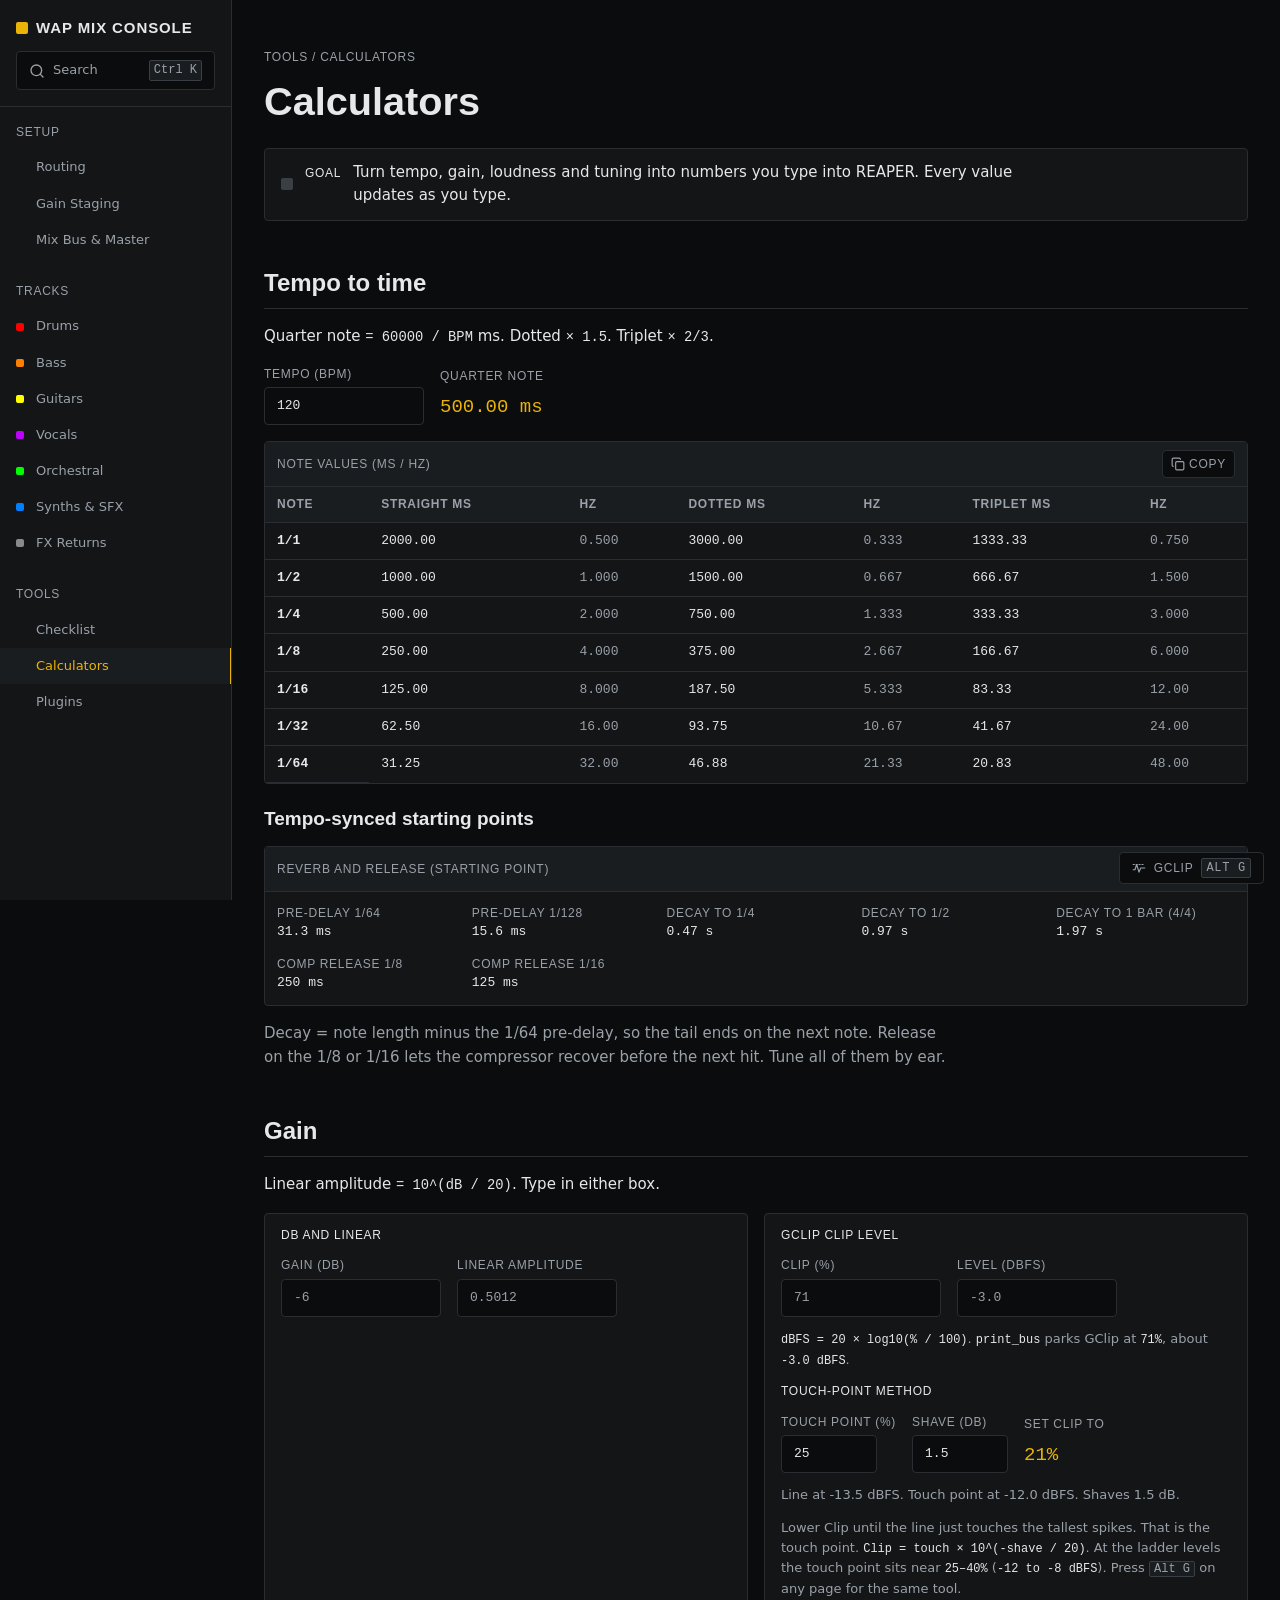
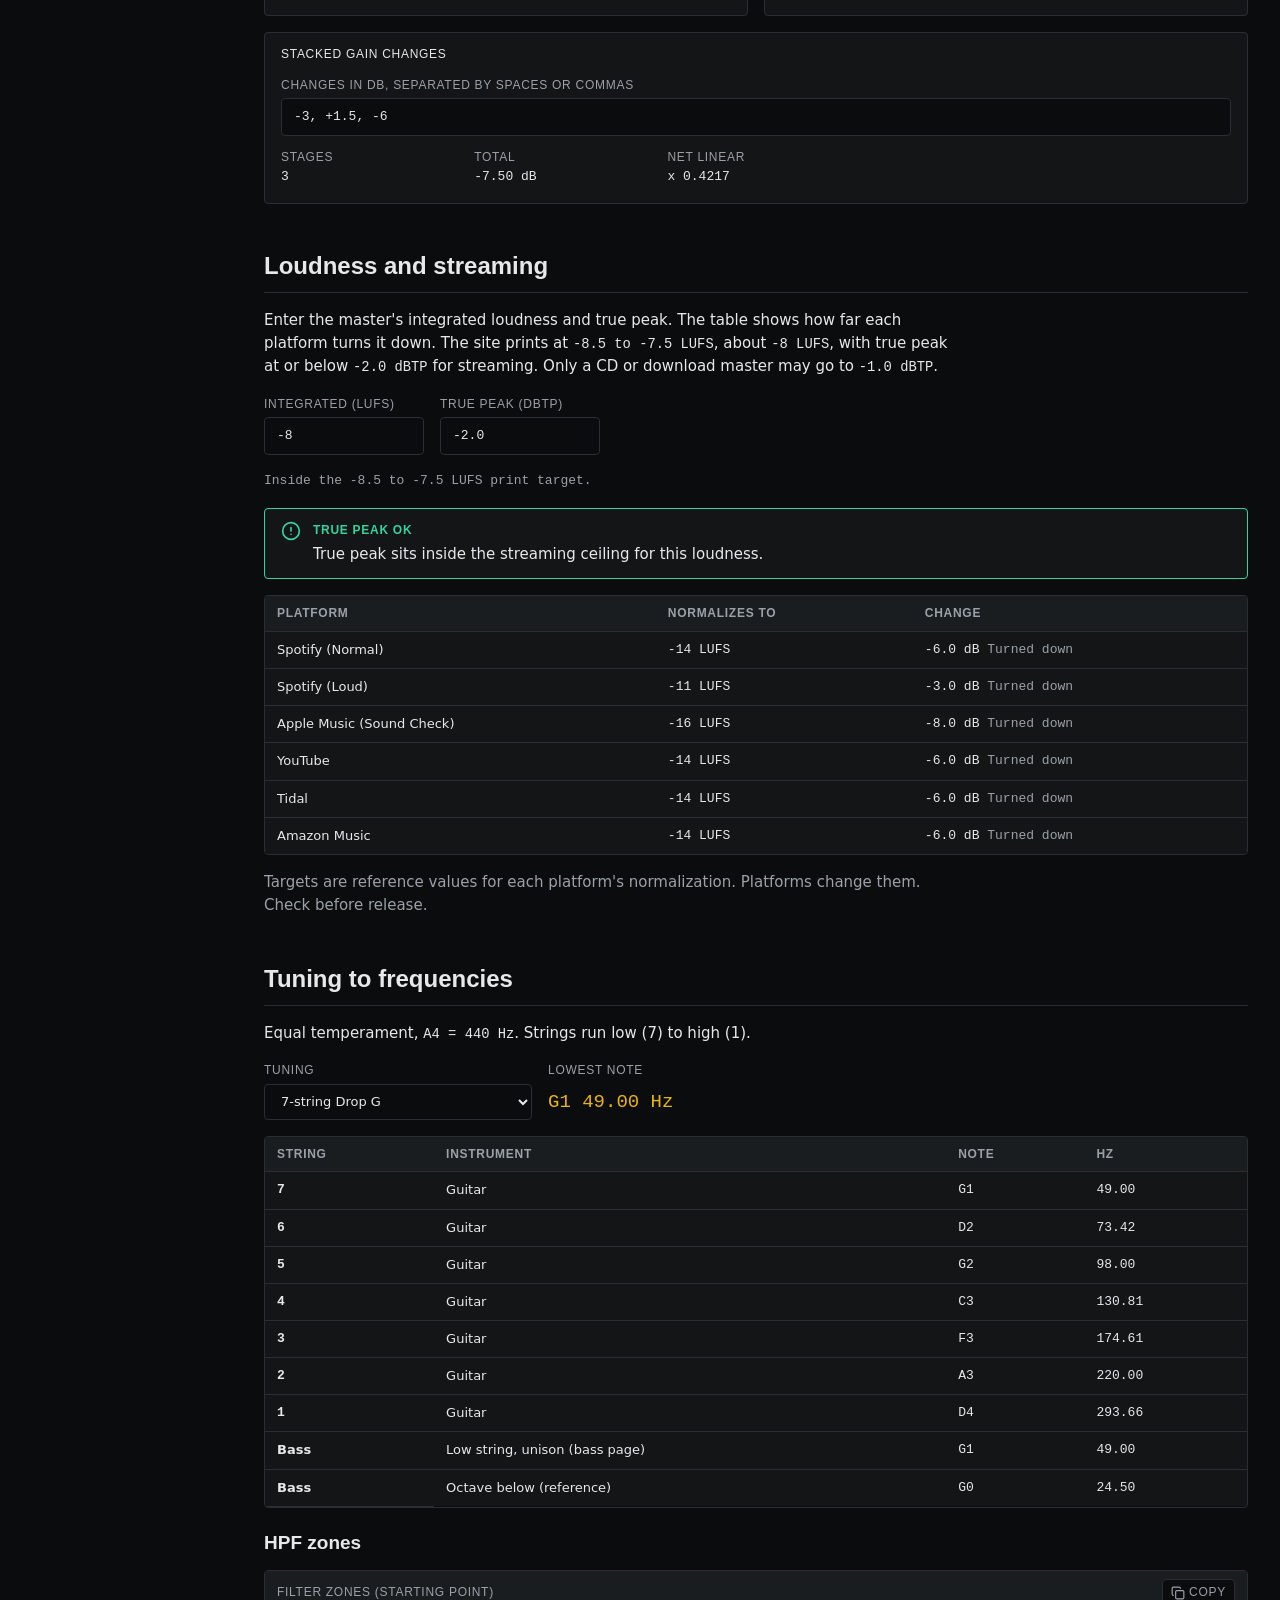
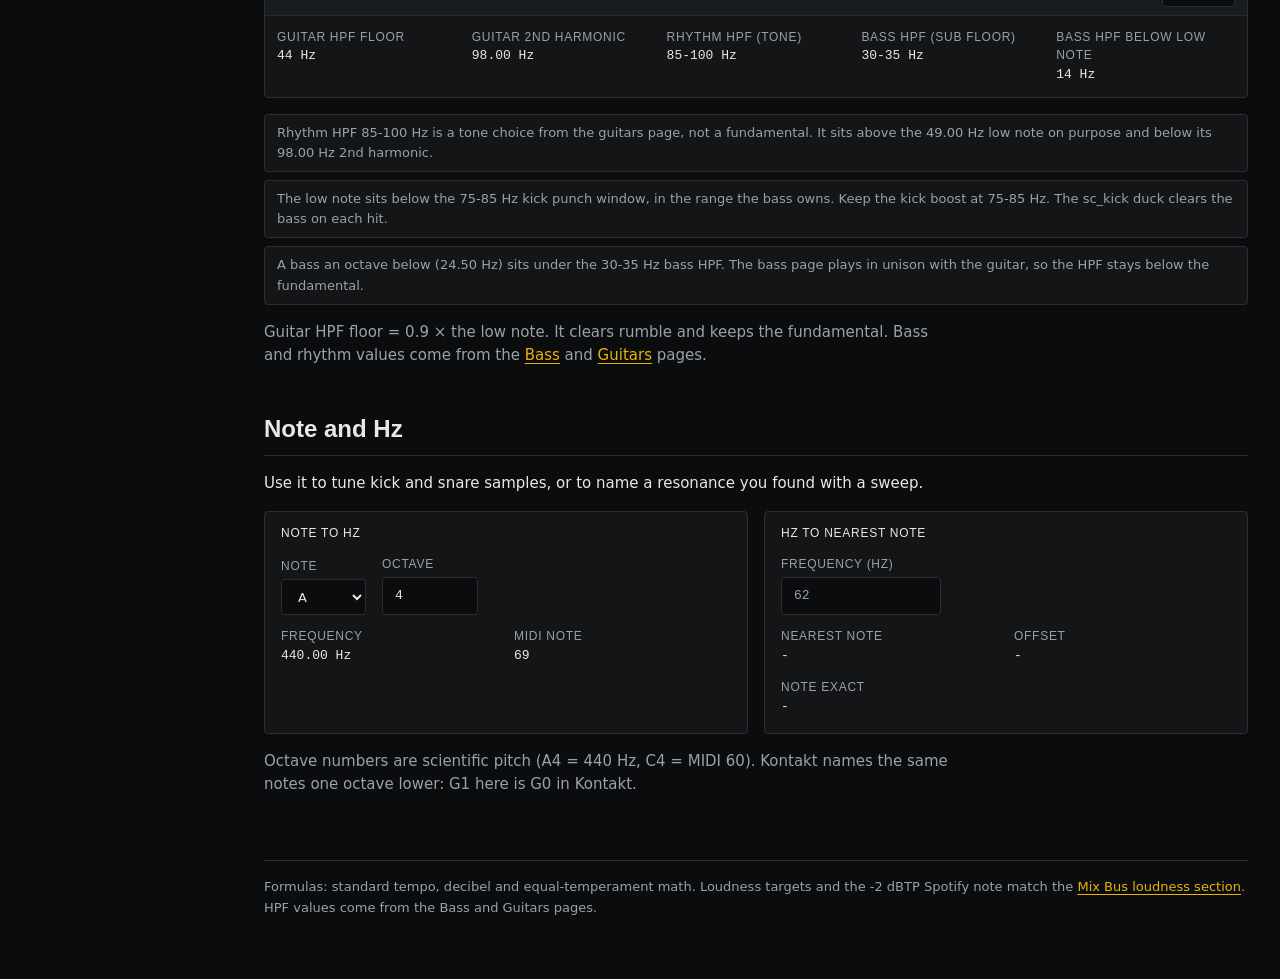
<file: docs/calculators.html>
<!doctype html>
<html lang="en">
<head>
<meta charset="utf-8">
<meta name="viewport" content="width=device-width, initial-scale=1">
<title>Calculators - WAP Mix Console</title>
<link rel="stylesheet" href="css/app.css">
</head>
<body data-page="calculators">
<a class="skip-link" href="#main">Skip to content</a>
<nav id="rail"></nav>
<main id="main">
<div class="content">

  <header class="page-header">
    <div class="label">Tools / Calculators</div>
    <h1>Calculators</h1>
    <div class="goal">
      <span class="gchip gchip--lg gchip--none" aria-hidden="true"></span>
      <span class="label goal__label">Goal</span>
      <p class="goal__text">Turn tempo, gain, loudness and tuning into numbers you type into REAPER. Every value updates as you type.</p>
    </div>
  </header>

  <noscript>
    <div class="callout callout--info noscript-note" role="note">
      <svg class="icon" viewBox="0 0 24 24" aria-hidden="true" focusable="false"><circle cx="12" cy="12" r="10"/><path d="M12 16v-4"/><path d="M12 8h.01"/></svg>
      <div class="callout__body">
        <span class="callout__title">JavaScript is off</span>
        <p>The calculators need JavaScript. Formulas: quarter note <code>ms = 60000 / BPM</code>. Linear <code>= 10^(dB / 20)</code>. Note <code>Hz = 440 &times; 2^((MIDI - 69) / 12)</code>.</p>
      </div>
    </div>
  </noscript>

  <section class="section">
    <h2 id="tempo">Tempo to time</h2>
    <p>Quarter note <code>= 60000 / BPM</code> ms. Dotted <code>&times; 1.5</code>. Triplet <code>&times; 2/3</code>.</p>
    <div class="calc-bar">
      <div class="field">
        <label class="label field__label" for="tempo-bpm">Tempo (BPM)</label>
        <input class="input input--mono" id="tempo-bpm" type="number" inputmode="decimal" min="1" step="any" value="120">
      </div>
      <div class="readout">
        <span class="label readout__label">Quarter note</span>
        <span class="readout__value" id="tempo-quarter" aria-live="polite"></span>
      </div>
    </div>

    <div class="settings">
      <div class="settings__head">
        <span class="label">Note values (ms / Hz)</span>
        <button type="button" class="copy-btn" data-copy="tempo-table" aria-label="Copy note value table"></button>
      </div>
      <div class="table-wrap table-wrap--flush">
        <table class="table table--calc" id="tempo-table">
          <thead>
            <tr>
              <th scope="col">Note</th>
              <th scope="col">Straight ms</th><th scope="col">Hz</th>
              <th scope="col">Dotted ms</th><th scope="col">Hz</th>
              <th scope="col">Triplet ms</th><th scope="col">Hz</th>
            </tr>
          </thead>
          <tbody id="tempo-rows"></tbody>
        </table>
      </div>
    </div>

    <h3 id="tempo-derived">Tempo-synced starting points</h3>
    <div class="settings">
      <div class="settings__head">
        <span class="label">Reverb and release (starting point)</span>
        <button type="button" class="copy-btn" data-copy="tempo-kv" aria-label="Copy tempo-synced settings"></button>
      </div>
      <div class="settings__body">
        <dl class="kv" id="tempo-kv" data-copy-title="Tempo-synced starting points">
          <div class="kv__item"><dt>Pre-delay 1/64</dt><dd id="tempo-pre64">-</dd></div>
          <div class="kv__item"><dt>Pre-delay 1/128</dt><dd id="tempo-pre128">-</dd></div>
          <div class="kv__item"><dt>Decay to 1/4</dt><dd id="tempo-decay4">-</dd></div>
          <div class="kv__item"><dt>Decay to 1/2</dt><dd id="tempo-decay2">-</dd></div>
          <div class="kv__item"><dt>Decay to 1 bar (4/4)</dt><dd id="tempo-decay1">-</dd></div>
          <div class="kv__item"><dt>Comp release 1/8</dt><dd id="tempo-rel8">-</dd></div>
          <div class="kv__item"><dt>Comp release 1/16</dt><dd id="tempo-rel16">-</dd></div>
        </dl>
      </div>
    </div>
    <p class="muted">Decay = note length minus the 1/64 pre-delay, so the tail ends on the next note. Release on the 1/8 or 1/16 lets the compressor recover before the next hit. Tune all of them by ear.</p>
  </section>

  <section class="section">
    <h2 id="gain">Gain</h2>
    <p>Linear amplitude <code>= 10^(dB / 20)</code>. Type in either box.</p>
    <div class="calc-grid">
      <div class="calc-card">
        <span class="label calc-card__title">dB and linear</span>
        <div class="calc-bar">
          <div class="field">
            <label class="label field__label" for="gain-db">Gain (dB)</label>
            <input class="input input--mono" id="gain-db" type="number" inputmode="decimal" step="any" placeholder="-6">
          </div>
          <div class="field">
            <label class="label field__label" for="gain-linear">Linear amplitude</label>
            <input class="input input--mono" id="gain-linear" type="number" inputmode="decimal" min="0" step="any" placeholder="0.5012">
          </div>
        </div>
      </div>

      <div class="calc-card">
        <span class="label calc-card__title">GClip clip level</span>
        <div class="calc-bar">
          <div class="field">
            <label class="label field__label" for="clip-pct">Clip (%)</label>
            <input class="input input--mono" id="clip-pct" type="number" inputmode="decimal" min="0" step="any" placeholder="71">
          </div>
          <div class="field">
            <label class="label field__label" for="clip-dbfs">Level (dBFS)</label>
            <input class="input input--mono" id="clip-dbfs" type="number" inputmode="decimal" step="any" placeholder="-3.0">
          </div>
        </div>
        <p class="calc-card__note muted"><code>dBFS = 20 &times; log10(% / 100)</code>. <code>print_bus</code> parks GClip at <code>71%</code>, about <code>-3.0 dBFS</code>.</p>
        <span class="label calc-card__title">Touch-point method</span>
        <div class="calc-bar">
          <div class="field">
            <label class="label field__label" for="clip-touch">Touch point (%)</label>
            <input class="input input--mono input--short" id="clip-touch" type="number" inputmode="decimal" min="0" max="100" step="any" value="25">
          </div>
          <div class="field">
            <label class="label field__label" for="clip-shave">Shave (dB)</label>
            <input class="input input--mono input--short" id="clip-shave" type="number" inputmode="decimal" min="0" step="any" value="1.5">
          </div>
          <div class="readout">
            <span class="label readout__label">Set Clip to</span>
            <span class="readout__value" id="clip-touch-out" aria-live="polite"></span>
          </div>
        </div>
        <p class="calc-card__note muted" id="clip-touch-line" aria-live="polite"></p>
        <p class="calc-card__note muted">Lower Clip until the line just touches the tallest spikes. That is the touch point. <code>Clip = touch &times; 10^(-shave / 20)</code>. At the ladder levels the touch point sits near <code>25&ndash;40%</code> (<code>-12 to -8 dBFS</code>). Press <kbd>Alt G</kbd> on any page for the same tool.</p>
      </div>

      <div class="calc-card calc-card--wide">
        <span class="label calc-card__title">Stacked gain changes</span>
        <div class="calc-bar">
          <div class="field field--grow">
            <label class="label field__label" for="gain-stack">Changes in dB, separated by spaces or commas</label>
            <input class="input input--mono" id="gain-stack" type="text" inputmode="decimal" autocomplete="off" spellcheck="false" value="-3, +1.5, -6">
          </div>
        </div>
        <dl class="kv" aria-live="polite">
          <div class="kv__item"><dt>Stages</dt><dd id="gain-stack-count">-</dd></div>
          <div class="kv__item"><dt>Total</dt><dd id="gain-stack-total">-</dd></div>
          <div class="kv__item"><dt>Net linear</dt><dd id="gain-stack-linear">-</dd></div>
        </dl>
      </div>
    </div>
  </section>

  <section class="section">
    <h2 id="loudness">Loudness and streaming</h2>
    <p>Enter the master's integrated loudness and true peak. The table shows how far each platform turns it down. The site prints at <code>-8.5 to -7.5 LUFS</code>, about <code>-8 LUFS</code>, with true peak at or below <code>-2.0 dBTP</code> for streaming. Only a CD or download master may go to <code>-1.0 dBTP</code>.</p>
    <div class="calc-bar">
      <div class="field">
        <label class="label field__label" for="loud-lufs">Integrated (LUFS)</label>
        <input class="input input--mono" id="loud-lufs" type="number" inputmode="decimal" max="0" step="any" value="-8">
      </div>
      <div class="field">
        <label class="label field__label" for="loud-tp">True peak (dBTP)</label>
        <input class="input input--mono" id="loud-tp" type="number" inputmode="decimal" step="any" value="-2.0">
      </div>
    </div>
    <p class="calc-target" id="loud-target" aria-live="polite"></p>

    <div class="callout callout--ok" id="loud-verdict" role="status" hidden>
      <svg class="icon" viewBox="0 0 24 24" aria-hidden="true" focusable="false"><circle cx="12" cy="12" r="10"/><path d="M12 8v4"/><path d="M12 16h.01"/></svg>
      <div class="callout__body">
        <span class="callout__title" id="loud-verdict-title"></span>
        <p id="loud-verdict-body"></p>
      </div>
    </div>

    <div class="table-wrap">
      <table class="table table--calc">
        <caption class="visually-hidden">Platform normalization for the entered loudness</caption>
        <thead>
          <tr><th scope="col">Platform</th><th scope="col">Normalizes to</th><th scope="col">Change</th></tr>
        </thead>
        <tbody id="loud-rows"></tbody>
      </table>
    </div>
    <p class="muted">Targets are reference values for each platform's normalization. Platforms change them. Check before release.</p>
  </section>

  <section class="section">
    <h2 id="tuning">Tuning to frequencies</h2>
    <p>Equal temperament, <code>A4 = 440 Hz</code>. Strings run low (7) to high (1).</p>
    <div class="calc-bar">
      <div class="field">
        <label class="label field__label" for="tune-select">Tuning</label>
        <select class="select" id="tune-select"></select>
      </div>
      <div class="readout">
        <span class="label readout__label">Lowest note</span>
        <span class="readout__value" id="tune-low" aria-live="polite"></span>
      </div>
    </div>

    <div class="table-wrap">
      <table class="table table--calc">
        <caption class="visually-hidden">String notes and frequencies for the selected tuning</caption>
        <thead>
          <tr><th scope="col">String</th><th scope="col">Instrument</th><th scope="col">Note</th><th scope="col">Hz</th></tr>
        </thead>
        <tbody id="tune-rows"></tbody>
      </table>
    </div>

    <h3 id="tuning-hpf">HPF zones</h3>
    <div class="settings">
      <div class="settings__head">
        <span class="label">Filter zones (starting point)</span>
        <button type="button" class="copy-btn" data-copy="tune-kv" aria-label="Copy filter zones"></button>
      </div>
      <div class="settings__body">
        <dl class="kv" id="tune-kv" data-copy-title="HPF zones (starting point)">
          <div class="kv__item"><dt>Guitar HPF floor</dt><dd id="tune-floor">-</dd></div>
          <div class="kv__item"><dt>Guitar 2nd harmonic</dt><dd id="tune-h2">-</dd></div>
          <div class="kv__item"><dt>Rhythm HPF (tone)</dt><dd id="tune-rhythm">-</dd></div>
          <div class="kv__item"><dt>Bass HPF (sub floor)</dt><dd id="tune-bass-hpf">-</dd></div>
          <div class="kv__item"><dt>Bass HPF below low note</dt><dd id="tune-bass-gap">-</dd></div>
        </dl>
      </div>
    </div>
    <ul class="calc-notes" id="tune-notes" aria-live="polite"></ul>
    <p class="muted">Guitar HPF floor = 0.9 &times; the low note. It clears rumble and keeps the fundamental. Bass and rhythm values come from the <a href="bass.html">Bass</a> and <a href="guitars.html">Guitars</a> pages.</p>
  </section>

  <section class="section">
    <h2 id="note-hz">Note and Hz</h2>
    <p>Use it to tune kick and snare samples, or to name a resonance you found with a sweep.</p>
    <div class="calc-grid">
      <div class="calc-card">
        <span class="label calc-card__title">Note to Hz</span>
        <div class="calc-bar">
          <div class="field">
            <label class="label field__label" for="note-name">Note</label>
            <select class="select" id="note-name"></select>
          </div>
          <div class="field">
            <label class="label field__label" for="note-octave">Octave</label>
            <input class="input input--mono input--short" id="note-octave" type="number" inputmode="numeric" min="-1" max="9" step="1" value="4">
          </div>
        </div>
        <dl class="kv" aria-live="polite">
          <div class="kv__item"><dt>Frequency</dt><dd id="note-out-hz">-</dd></div>
          <div class="kv__item"><dt>MIDI note</dt><dd id="note-out-midi">-</dd></div>
        </dl>
      </div>

      <div class="calc-card">
        <span class="label calc-card__title">Hz to nearest note</span>
        <div class="calc-bar">
          <div class="field">
            <label class="label field__label" for="hz-in">Frequency (Hz)</label>
            <input class="input input--mono" id="hz-in" type="number" inputmode="decimal" min="0" step="any" placeholder="62">
          </div>
        </div>
        <dl class="kv" aria-live="polite">
          <div class="kv__item"><dt>Nearest note</dt><dd id="hz-out-note">-</dd></div>
          <div class="kv__item"><dt>Offset</dt><dd id="hz-out-cents">-</dd></div>
          <div class="kv__item"><dt>Note exact</dt><dd id="hz-out-exact">-</dd></div>
        </dl>
      </div>
    </div>
    <p class="muted">Octave numbers are scientific pitch (A4 = 440 Hz, C4 = MIDI 60). Kontakt names the same notes one octave lower: G1 here is G0 in Kontakt.</p>
  </section>

  <footer class="page-foot">Formulas: standard tempo, decibel and equal-temperament math. Loudness targets and the -2 dBTP Spotify note match the <a href="mix-bus.html#loudness">Mix Bus loudness section</a>. HPF values come from the Bass and Guitars pages.</footer>

</div>
</main>
<script src="js/search-index.js"></script>
<script src="js/search-core.js"></script>
<script src="js/app.js"></script>
<script src="js/calculators.js"></script>
</body>
</html>
</file>
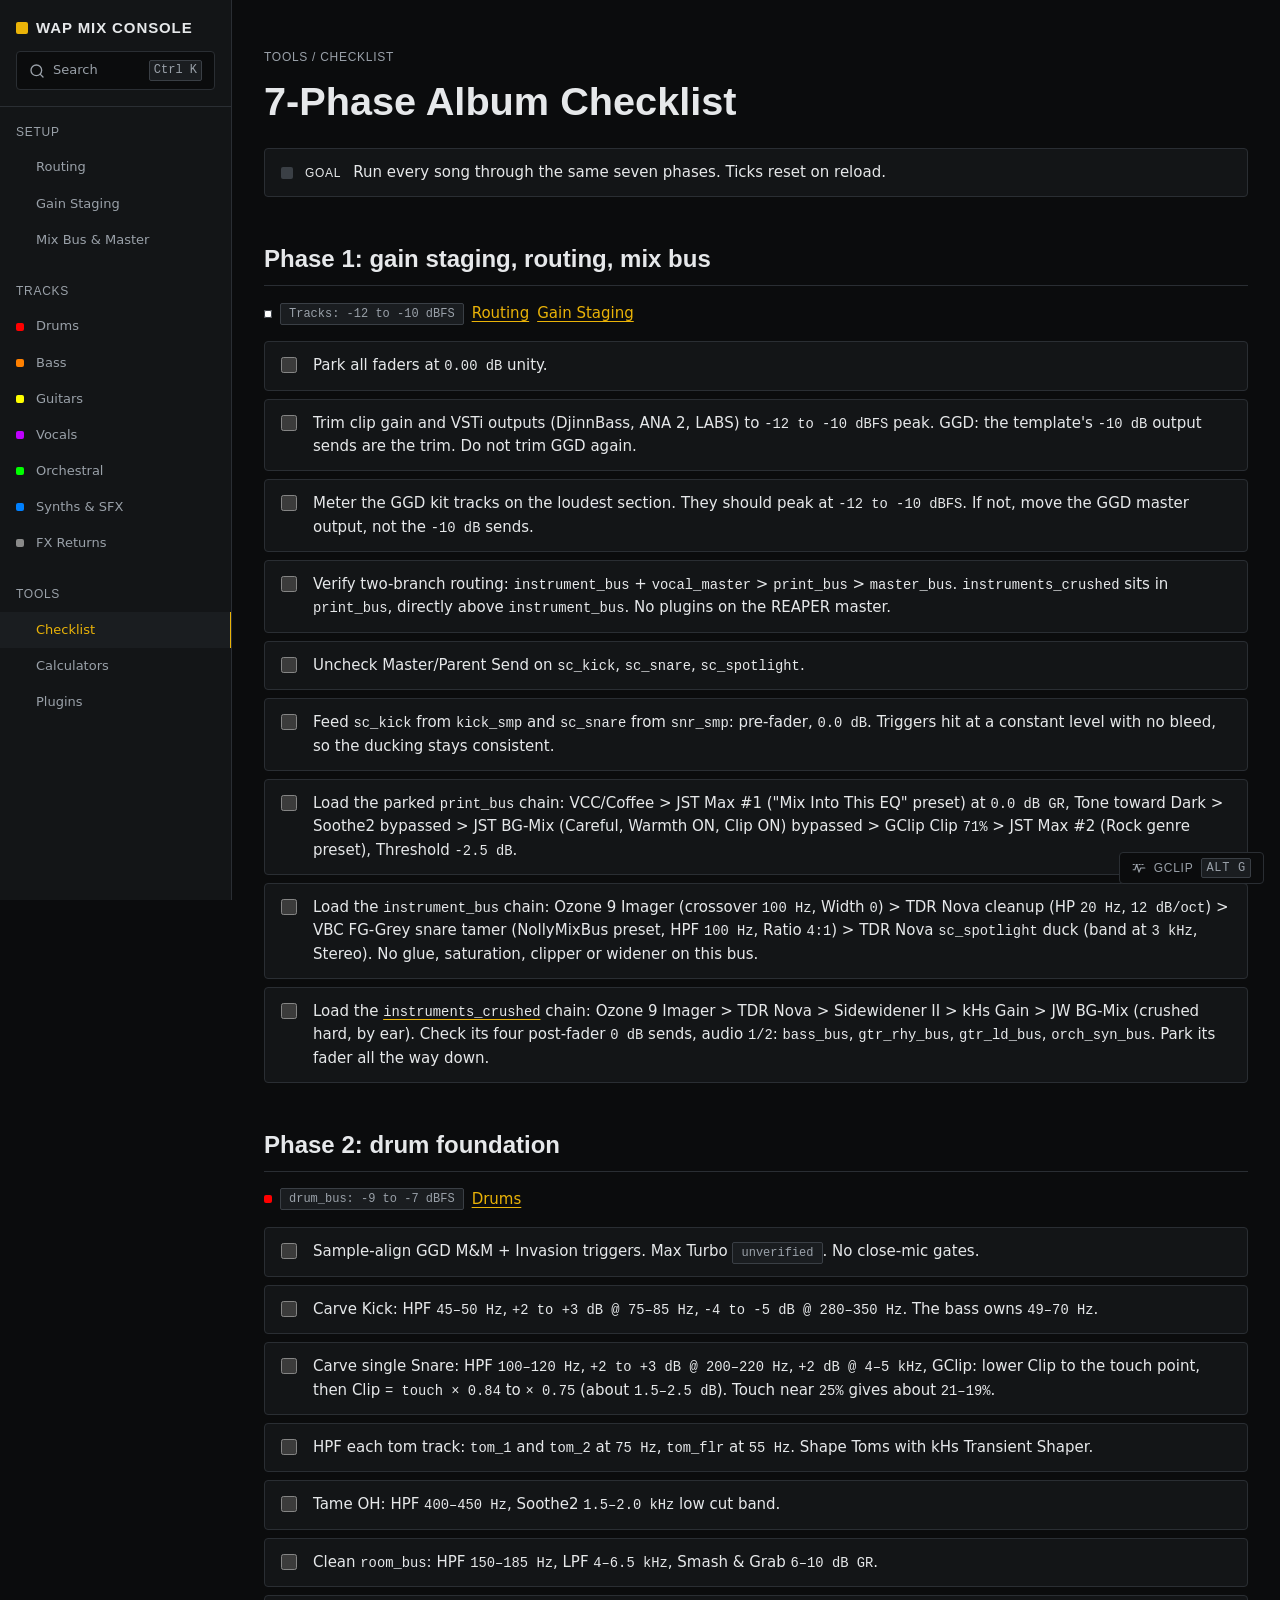
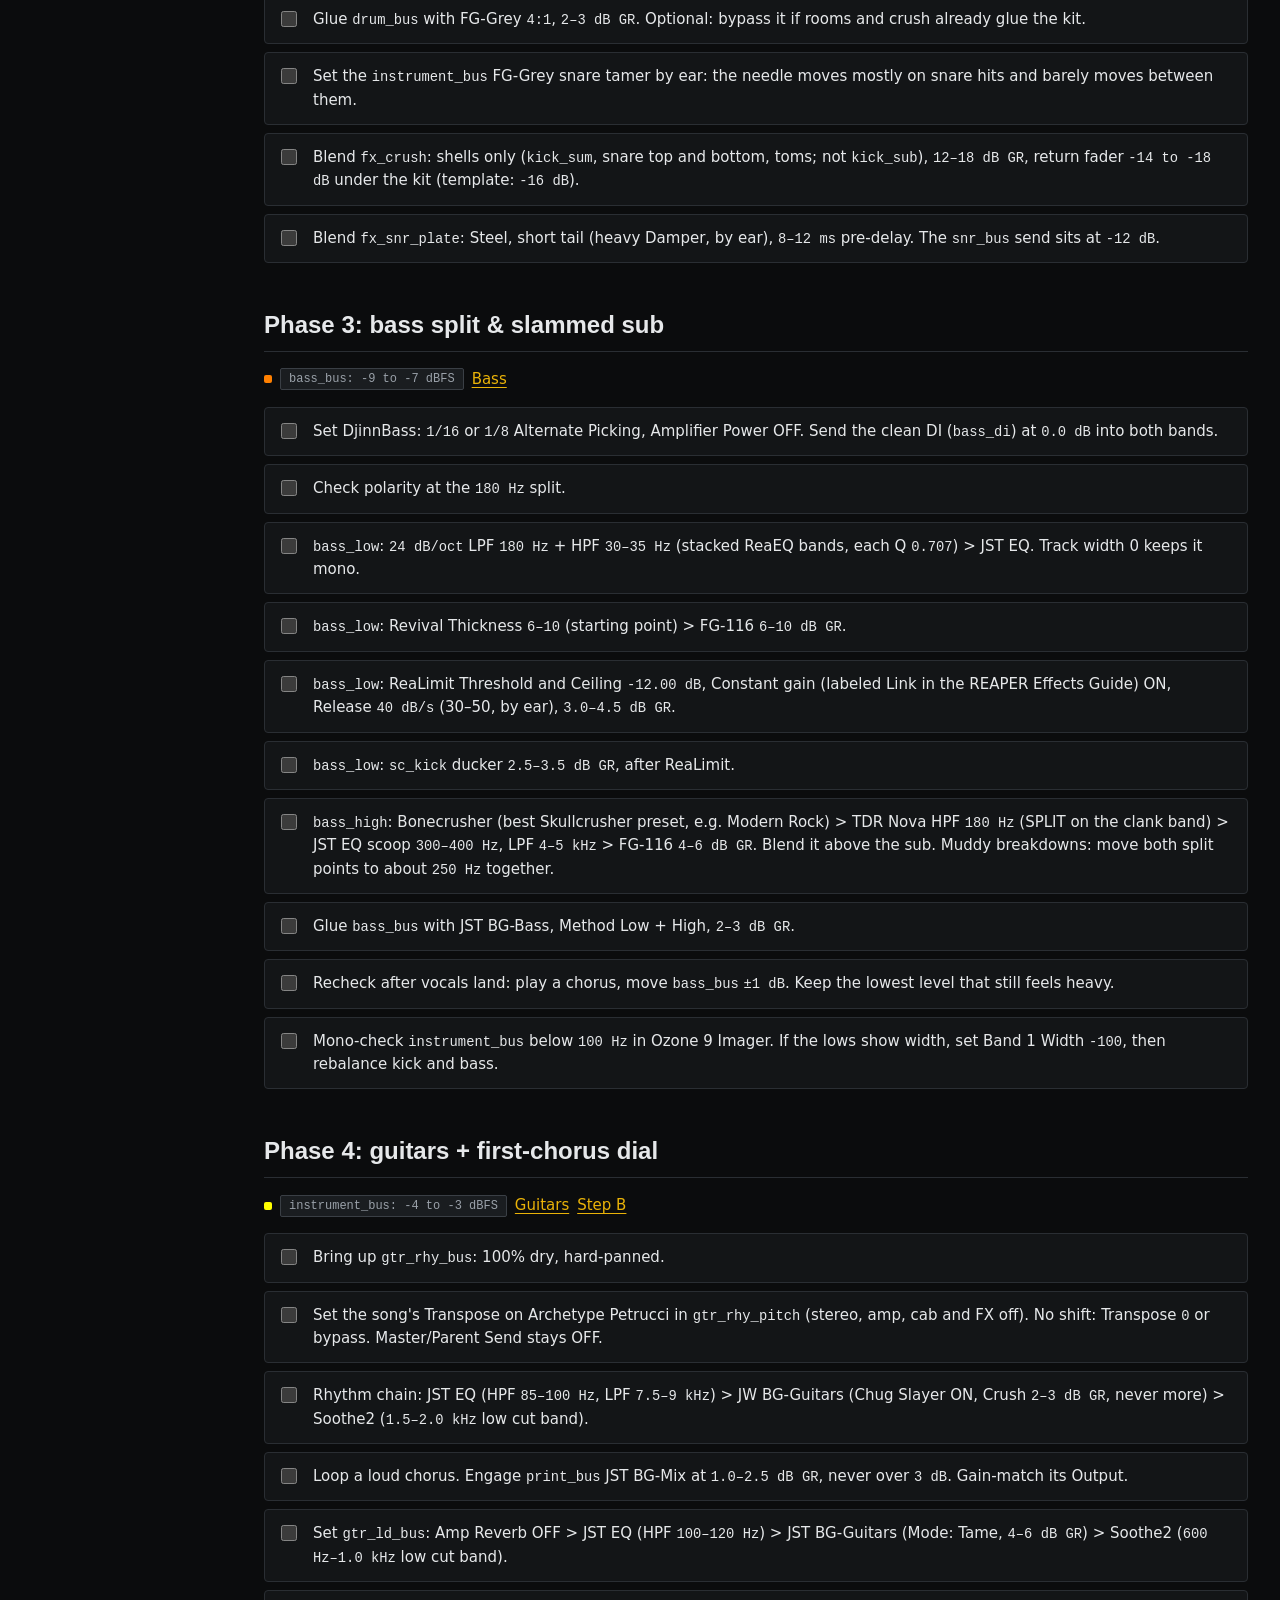
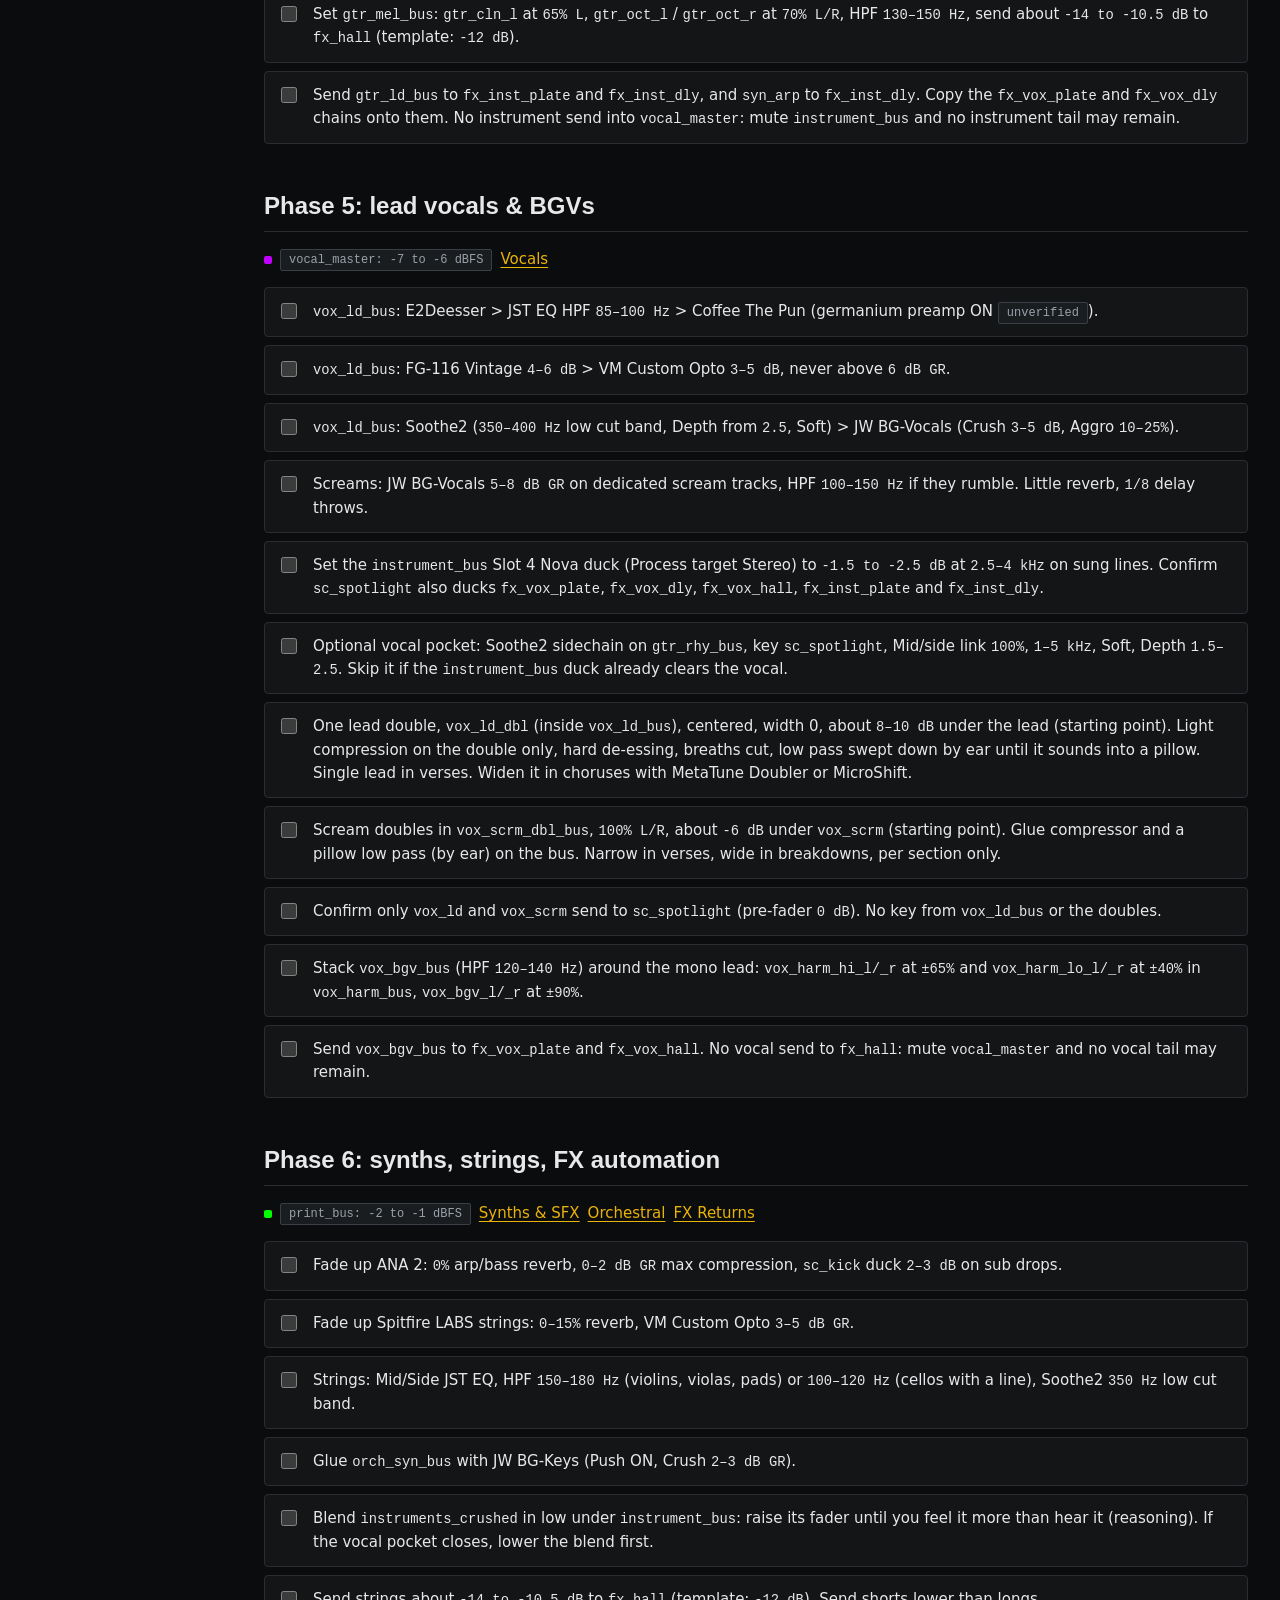
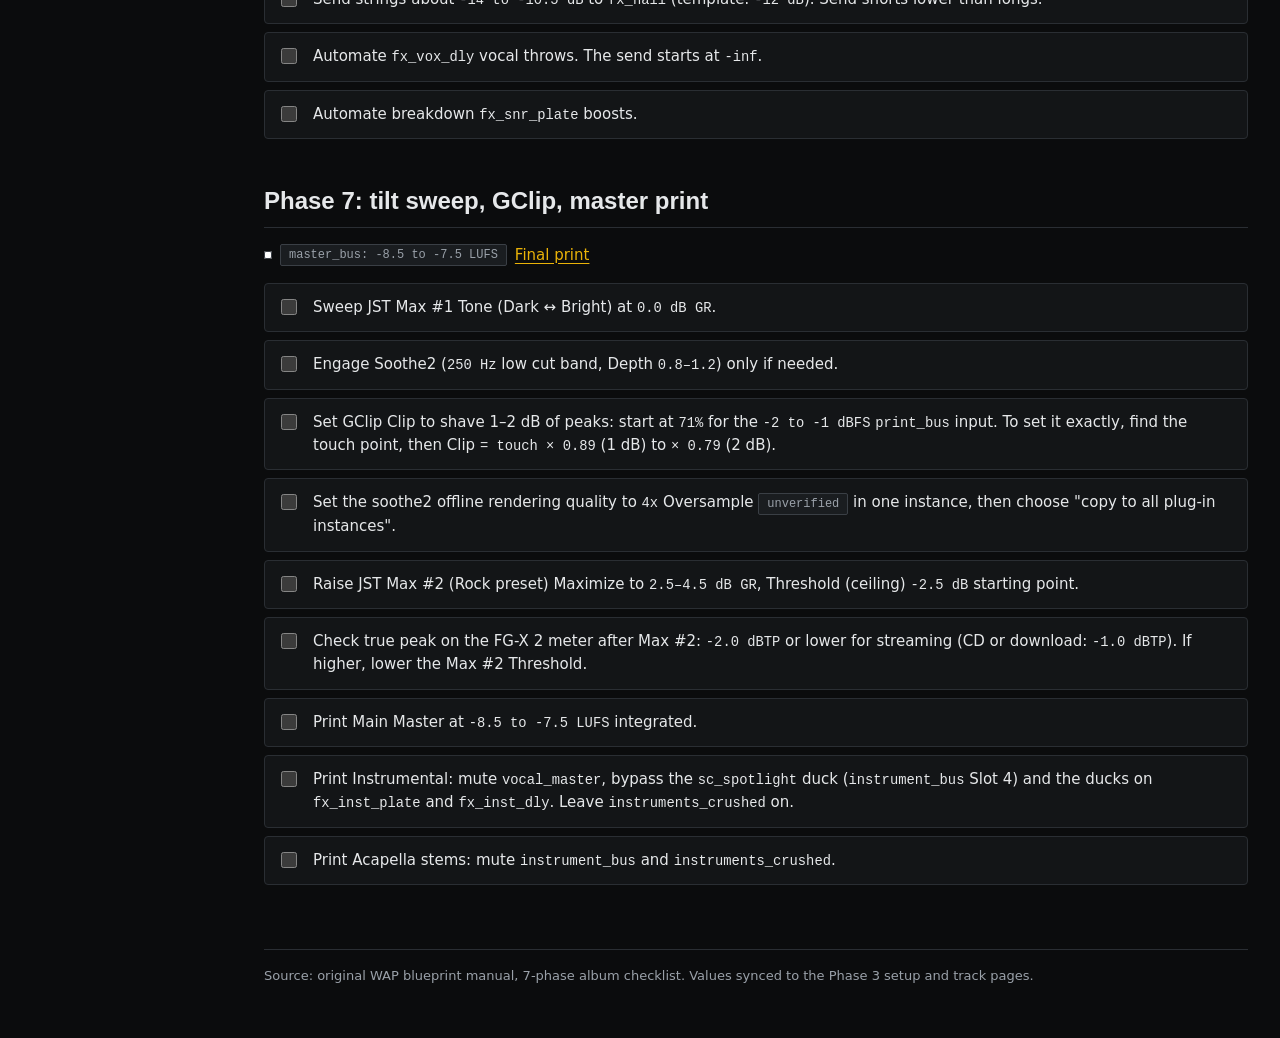
<file: docs/checklist.html>
<!doctype html>
<html lang="en">
<head>
<meta charset="utf-8">
<meta name="viewport" content="width=device-width, initial-scale=1">
<title>Checklist - WAP Mix Console</title>
<link rel="stylesheet" href="css/app.css">
</head>
<body data-page="checklist">
<a class="skip-link" href="#main">Skip to content</a>
<nav id="rail"></nav>
<main id="main">
<div class="content">

  <header class="page-header">
    <div class="label">Tools / Checklist</div>
    <h1>7-Phase Album Checklist</h1>
    <div class="goal">
      <span class="gchip gchip--lg gchip--none" aria-hidden="true"></span>
      <span class="label goal__label">Goal</span>
      <p class="goal__text">Run every song through the same seven phases. Ticks reset on reload.</p>
    </div>
  </header>

  <section class="section">
    <h2 id="phase-1">Phase 1: gain staging, routing, mix bus</h2>
    <p class="phase-meta"><span class="gchip gchip--master" aria-hidden="true"></span><span class="chip">Tracks: -12 to -10 dBFS</span> <a href="routing.html">Routing</a> <a href="gain-staging.html">Gain Staging</a></p>
    <ul class="checks">
      <li><label class="checks__item"><input class="checks__box" type="checkbox"><span class="checks__text">Park all faders at <code>0.00 dB</code> unity.</span></label></li>
      <li><label class="checks__item"><input class="checks__box" type="checkbox"><span class="checks__text">Trim clip gain and VSTi outputs (DjinnBass, ANA 2, LABS) to <code>-12 to -10 dBFS</code> peak. GGD: the template's <code>-10 dB</code> output sends are the trim. Do not trim GGD again.</span></label></li>
      <li><label class="checks__item"><input class="checks__box" type="checkbox"><span class="checks__text">Meter the GGD kit tracks on the loudest section. They should peak at <code>-12 to -10 dBFS</code>. If not, move the GGD master output, not the <code>-10 dB</code> sends.</span></label></li>
      <li><label class="checks__item"><input class="checks__box" type="checkbox"><span class="checks__text">Verify two-branch routing: <code>instrument_bus</code> + <code>vocal_master</code> &gt; <code>print_bus</code> &gt; <code>master_bus</code>. <code>instruments_crushed</code> sits in <code>print_bus</code>, directly above <code>instrument_bus</code>. No plugins on the REAPER master.</span></label></li>
      <li><label class="checks__item"><input class="checks__box" type="checkbox"><span class="checks__text">Uncheck Master/Parent Send on <code>sc_kick</code>, <code>sc_snare</code>, <code>sc_spotlight</code>.</span></label></li>
      <li><label class="checks__item"><input class="checks__box" type="checkbox"><span class="checks__text">Feed <code>sc_kick</code> from <code>kick_smp</code> and <code>sc_snare</code> from <code>snr_smp</code>: pre-fader, <code>0.0 dB</code>. Triggers hit at a constant level with no bleed, so the ducking stays consistent.</span></label></li>
      <li><label class="checks__item"><input class="checks__box" type="checkbox"><span class="checks__text">Load the parked <code>print_bus</code> chain: VCC/Coffee &gt; JST Max #1 ("Mix Into This EQ" preset) at <code>0.0 dB GR</code>, Tone toward Dark &gt; Soothe2 bypassed &gt; JST BG-Mix (Careful, Warmth ON, Clip ON) bypassed &gt; GClip Clip <code>71%</code> &gt; JST Max #2 (Rock genre preset), Threshold <code>-2.5 dB</code>.</span></label></li>
      <li><label class="checks__item"><input class="checks__box" type="checkbox"><span class="checks__text">Load the <code>instrument_bus</code> chain: Ozone 9 Imager (crossover <code>100 Hz</code>, Width <code>0</code>) &gt; TDR Nova cleanup (HP <code>20 Hz</code>, <code>12 dB/oct</code>) &gt; VBC FG-Grey snare tamer (NollyMixBus preset, HPF <code>100 Hz</code>, Ratio <code>4:1</code>) &gt; TDR Nova <code>sc_spotlight</code> duck (band at <code>3 kHz</code>, Stereo). No glue, saturation, clipper or widener on this bus.</span></label></li>
      <li><label class="checks__item"><input class="checks__box" type="checkbox"><span class="checks__text">Load the <a href="mix-bus.html#instruments-crushed"><code>instruments_crushed</code></a> chain: Ozone 9 Imager &gt; TDR Nova &gt; Sidewidener II &gt; kHs Gain &gt; JW BG-Mix (crushed hard, by ear). Check its four post-fader <code>0 dB</code> sends, audio <code>1/2</code>: <code>bass_bus</code>, <code>gtr_rhy_bus</code>, <code>gtr_ld_bus</code>, <code>orch_syn_bus</code>. Park its fader all the way down.</span></label></li>
    </ul>
  </section>

  <section class="section">
    <h2 id="phase-2">Phase 2: drum foundation</h2>
    <p class="phase-meta"><span class="gchip gchip--drums" aria-hidden="true"></span><span class="chip">drum_bus: -9 to -7 dBFS</span> <a href="drums.html">Drums</a></p>
    <ul class="checks">
      <li><label class="checks__item"><input class="checks__box" type="checkbox"><span class="checks__text">Sample-align GGD M&amp;M + Invasion triggers. Max Turbo <span class="chip">unverified</span>. No close-mic gates.</span></label></li>
      <li><label class="checks__item"><input class="checks__box" type="checkbox"><span class="checks__text">Carve Kick: HPF <code>45&ndash;50 Hz</code>, <code>+2 to +3 dB @ 75&ndash;85 Hz</code>, <code>-4 to -5 dB @ 280&ndash;350 Hz</code>. The bass owns <code>49&ndash;70 Hz</code>.</span></label></li>
      <li><label class="checks__item"><input class="checks__box" type="checkbox"><span class="checks__text">Carve single Snare: HPF <code>100&ndash;120 Hz</code>, <code>+2 to +3 dB @ 200&ndash;220 Hz</code>, <code>+2 dB @ 4&ndash;5 kHz</code>, GClip: lower Clip to the touch point, then Clip <code>= touch &times; 0.84</code> to <code>&times; 0.75</code> (about <code>1.5&ndash;2.5 dB</code>). Touch near <code>25%</code> gives about <code>21&ndash;19%</code>.</span></label></li>
      <li><label class="checks__item"><input class="checks__box" type="checkbox"><span class="checks__text">HPF each tom track: <code>tom_1</code> and <code>tom_2</code> at <code>75 Hz</code>, <code>tom_flr</code> at <code>55 Hz</code>. Shape Toms with kHs Transient Shaper.</span></label></li>
      <li><label class="checks__item"><input class="checks__box" type="checkbox"><span class="checks__text">Tame OH: HPF <code>400&ndash;450 Hz</code>, Soothe2 <code>1.5&ndash;2.0 kHz</code> low cut band.</span></label></li>
      <li><label class="checks__item"><input class="checks__box" type="checkbox"><span class="checks__text">Clean <code>room_bus</code>: HPF <code>150&ndash;185 Hz</code>, LPF <code>4&ndash;6.5 kHz</code>, Smash &amp; Grab <code>6&ndash;10 dB GR</code>.</span></label></li>
      <li><label class="checks__item"><input class="checks__box" type="checkbox"><span class="checks__text">Glue <code>drum_bus</code> with FG-Grey <code>4:1</code>, <code>2&ndash;3 dB GR</code>. Optional: bypass it if rooms and crush already glue the kit.</span></label></li>
      <li><label class="checks__item"><input class="checks__box" type="checkbox"><span class="checks__text">Set the <code>instrument_bus</code> FG-Grey snare tamer by ear: the needle moves mostly on snare hits and barely moves between them.</span></label></li>
      <li><label class="checks__item"><input class="checks__box" type="checkbox"><span class="checks__text">Blend <code>fx_crush</code>: shells only (<code>kick_sum</code>, snare top and bottom, toms; not <code>kick_sub</code>), <code>12&ndash;18 dB GR</code>, return fader <code>-14 to -18 dB</code> under the kit (template: <code>-16 dB</code>).</span></label></li>
      <li><label class="checks__item"><input class="checks__box" type="checkbox"><span class="checks__text">Blend <code>fx_snr_plate</code>: Steel, short tail (heavy Damper, by ear), <code>8&ndash;12 ms</code> pre-delay. The <code>snr_bus</code> send sits at <code>-12 dB</code>.</span></label></li>
    </ul>
  </section>

  <section class="section">
    <h2 id="phase-3">Phase 3: bass split &amp; slammed sub</h2>
    <p class="phase-meta"><span class="gchip gchip--bass" aria-hidden="true"></span><span class="chip">bass_bus: -9 to -7 dBFS</span> <a href="bass.html">Bass</a></p>
    <ul class="checks">
      <li><label class="checks__item"><input class="checks__box" type="checkbox"><span class="checks__text">Set DjinnBass: <code>1/16</code> or <code>1/8</code> Alternate Picking, Amplifier Power OFF. Send the clean DI (<code>bass_di</code>) at <code>0.0 dB</code> into both bands.</span></label></li>
      <li><label class="checks__item"><input class="checks__box" type="checkbox"><span class="checks__text">Check polarity at the <code>180 Hz</code> split.</span></label></li>
      <li><label class="checks__item"><input class="checks__box" type="checkbox"><span class="checks__text"><code>bass_low</code>: <code>24 dB/oct</code> LPF <code>180 Hz</code> + HPF <code>30&ndash;35 Hz</code> (stacked ReaEQ bands, each Q <code>0.707</code>) &gt; JST EQ. Track width 0 keeps it mono.</span></label></li>
      <li><label class="checks__item"><input class="checks__box" type="checkbox"><span class="checks__text"><code>bass_low</code>: Revival Thickness <code>6&ndash;10</code> (starting point) &gt; FG-116 <code>6&ndash;10 dB GR</code>.</span></label></li>
      <li><label class="checks__item"><input class="checks__box" type="checkbox"><span class="checks__text"><code>bass_low</code>: ReaLimit Threshold and Ceiling <code>-12.00 dB</code>, Constant gain (labeled Link in the REAPER Effects Guide) ON, Release <code>40 dB/s</code> (30&ndash;50, by ear), <code>3.0&ndash;4.5 dB GR</code>.</span></label></li>
      <li><label class="checks__item"><input class="checks__box" type="checkbox"><span class="checks__text"><code>bass_low</code>: <code>sc_kick</code> ducker <code>2.5&ndash;3.5 dB GR</code>, after ReaLimit.</span></label></li>
      <li><label class="checks__item"><input class="checks__box" type="checkbox"><span class="checks__text"><code>bass_high</code>: Bonecrusher (best Skullcrusher preset, e.g. Modern Rock) &gt; TDR Nova HPF <code>180 Hz</code> (SPLIT on the clank band) &gt; JST EQ scoop <code>300&ndash;400 Hz</code>, LPF <code>4&ndash;5 kHz</code> &gt; FG-116 <code>4&ndash;6 dB GR</code>. Blend it above the sub. Muddy breakdowns: move both split points to about <code>250 Hz</code> together.</span></label></li>
      <li><label class="checks__item"><input class="checks__box" type="checkbox"><span class="checks__text">Glue <code>bass_bus</code> with JST BG-Bass, Method Low + High, <code>2&ndash;3 dB GR</code>.</span></label></li>
      <li><label class="checks__item"><input class="checks__box" type="checkbox"><span class="checks__text">Recheck after vocals land: play a chorus, move <code>bass_bus</code> <code>&plusmn;1 dB</code>. Keep the lowest level that still feels heavy.</span></label></li>
      <li><label class="checks__item"><input class="checks__box" type="checkbox"><span class="checks__text">Mono-check <code>instrument_bus</code> below <code>100 Hz</code> in Ozone 9 Imager. If the lows show width, set Band 1 Width <code>-100</code>, then rebalance kick and bass.</span></label></li>
    </ul>
  </section>

  <section class="section">
    <h2 id="phase-4">Phase 4: guitars + first-chorus dial</h2>
    <p class="phase-meta"><span class="gchip gchip--guitars" aria-hidden="true"></span><span class="chip">instrument_bus: -4 to -3 dBFS</span> <a href="guitars.html">Guitars</a> <a href="gain-staging.html#step-b">Step B</a></p>
    <ul class="checks">
      <li><label class="checks__item"><input class="checks__box" type="checkbox"><span class="checks__text">Bring up <code>gtr_rhy_bus</code>: 100% dry, hard-panned.</span></label></li>
      <li><label class="checks__item"><input class="checks__box" type="checkbox"><span class="checks__text">Set the song's Transpose on Archetype Petrucci in <code>gtr_rhy_pitch</code> (stereo, amp, cab and FX off). No shift: Transpose <code>0</code> or bypass. Master/Parent Send stays OFF.</span></label></li>
      <li><label class="checks__item"><input class="checks__box" type="checkbox"><span class="checks__text">Rhythm chain: JST EQ (HPF <code>85&ndash;100 Hz</code>, LPF <code>7.5&ndash;9 kHz</code>) &gt; JW BG-Guitars (Chug Slayer ON, Crush <code>2&ndash;3 dB GR</code>, never more) &gt; Soothe2 (<code>1.5&ndash;2.0 kHz</code> low cut band).</span></label></li>
      <li><label class="checks__item"><input class="checks__box" type="checkbox"><span class="checks__text">Loop a loud chorus. Engage <code>print_bus</code> JST BG-Mix at <code>1.0&ndash;2.5 dB GR</code>, never over <code>3 dB</code>. Gain-match its Output.</span></label></li>
      <li><label class="checks__item"><input class="checks__box" type="checkbox"><span class="checks__text">Set <code>gtr_ld_bus</code>: Amp Reverb OFF &gt; JST EQ (HPF <code>100&ndash;120 Hz</code>) &gt; JST BG-Guitars (Mode: Tame, <code>4&ndash;6 dB GR</code>) &gt; Soothe2 (<code>600 Hz&ndash;1.0 kHz</code> low cut band).</span></label></li>
      <li><label class="checks__item"><input class="checks__box" type="checkbox"><span class="checks__text">Set <code>gtr_mel_bus</code>: <code>gtr_cln_l</code> at <code>65% L</code>, <code>gtr_oct_l</code> / <code>gtr_oct_r</code> at <code>70% L/R</code>, HPF <code>130&ndash;150 Hz</code>, send about <code>-14 to -10.5 dB</code> to <code>fx_hall</code> (template: <code>-12 dB</code>).</span></label></li>
      <li><label class="checks__item"><input class="checks__box" type="checkbox"><span class="checks__text">Send <code>gtr_ld_bus</code> to <code>fx_inst_plate</code> and <code>fx_inst_dly</code>, and <code>syn_arp</code> to <code>fx_inst_dly</code>. Copy the <code>fx_vox_plate</code> and <code>fx_vox_dly</code> chains onto them. No instrument send into <code>vocal_master</code>: mute <code>instrument_bus</code> and no instrument tail may remain.</span></label></li>
    </ul>
  </section>

  <section class="section">
    <h2 id="phase-5">Phase 5: lead vocals &amp; BGVs</h2>
    <p class="phase-meta"><span class="gchip gchip--vocals" aria-hidden="true"></span><span class="chip">vocal_master: -7 to -6 dBFS</span> <a href="vocals.html">Vocals</a></p>
    <ul class="checks">
      <li><label class="checks__item"><input class="checks__box" type="checkbox"><span class="checks__text"><code>vox_ld_bus</code>: E2Deesser &gt; JST EQ HPF <code>85&ndash;100 Hz</code> &gt; Coffee The Pun (germanium preamp ON <span class="chip">unverified</span>).</span></label></li>
      <li><label class="checks__item"><input class="checks__box" type="checkbox"><span class="checks__text"><code>vox_ld_bus</code>: FG-116 Vintage <code>4&ndash;6 dB</code> &gt; VM Custom Opto <code>3&ndash;5 dB</code>, never above <code>6 dB GR</code>.</span></label></li>
      <li><label class="checks__item"><input class="checks__box" type="checkbox"><span class="checks__text"><code>vox_ld_bus</code>: Soothe2 (<code>350&ndash;400 Hz</code> low cut band, Depth from <code>2.5</code>, Soft) &gt; JW BG-Vocals (Crush <code>3&ndash;5 dB</code>, Aggro <code>10&ndash;25%</code>).</span></label></li>
      <li><label class="checks__item"><input class="checks__box" type="checkbox"><span class="checks__text">Screams: JW BG-Vocals <code>5&ndash;8 dB GR</code> on dedicated scream tracks, HPF <code>100&ndash;150 Hz</code> if they rumble. Little reverb, <code>1/8</code> delay throws.</span></label></li>
      <li><label class="checks__item"><input class="checks__box" type="checkbox"><span class="checks__text">Set the <code>instrument_bus</code> Slot 4 Nova duck (Process target Stereo) to <code>-1.5 to -2.5 dB</code> at <code>2.5&ndash;4 kHz</code> on sung lines. Confirm <code>sc_spotlight</code> also ducks <code>fx_vox_plate</code>, <code>fx_vox_dly</code>, <code>fx_vox_hall</code>, <code>fx_inst_plate</code> and <code>fx_inst_dly</code>.</span></label></li>
      <li><label class="checks__item"><input class="checks__box" type="checkbox"><span class="checks__text">Optional vocal pocket: Soothe2 sidechain on <code>gtr_rhy_bus</code>, key <code>sc_spotlight</code>, Mid/side link <code>100%</code>, <code>1&ndash;5 kHz</code>, Soft, Depth <code>1.5&ndash;2.5</code>. Skip it if the <code>instrument_bus</code> duck already clears the vocal.</span></label></li>
      <li><label class="checks__item"><input class="checks__box" type="checkbox"><span class="checks__text">One lead double, <code>vox_ld_dbl</code> (inside <code>vox_ld_bus</code>), centered, width 0, about <code>8&ndash;10 dB</code> under the lead (starting point). Light compression on the double only, hard de-essing, breaths cut, low pass swept down by ear until it sounds into a pillow. Single lead in verses. Widen it in choruses with MetaTune Doubler or MicroShift.</span></label></li>
      <li><label class="checks__item"><input class="checks__box" type="checkbox"><span class="checks__text">Scream doubles in <code>vox_scrm_dbl_bus</code>, <code>100% L/R</code>, about <code>-6 dB</code> under <code>vox_scrm</code> (starting point). Glue compressor and a pillow low pass (by ear) on the bus. Narrow in verses, wide in breakdowns, per section only.</span></label></li>
      <li><label class="checks__item"><input class="checks__box" type="checkbox"><span class="checks__text">Confirm only <code>vox_ld</code> and <code>vox_scrm</code> send to <code>sc_spotlight</code> (pre-fader <code>0 dB</code>). No key from <code>vox_ld_bus</code> or the doubles.</span></label></li>
      <li><label class="checks__item"><input class="checks__box" type="checkbox"><span class="checks__text">Stack <code>vox_bgv_bus</code> (HPF <code>120&ndash;140 Hz</code>) around the mono lead: <code>vox_harm_hi_l/_r</code> at <code>&plusmn;65%</code> and <code>vox_harm_lo_l/_r</code> at <code>&plusmn;40%</code> in <code>vox_harm_bus</code>, <code>vox_bgv_l/_r</code> at <code>&plusmn;90%</code>.</span></label></li>
      <li><label class="checks__item"><input class="checks__box" type="checkbox"><span class="checks__text">Send <code>vox_bgv_bus</code> to <code>fx_vox_plate</code> and <code>fx_vox_hall</code>. No vocal send to <code>fx_hall</code>: mute <code>vocal_master</code> and no vocal tail may remain.</span></label></li>
    </ul>
  </section>

  <section class="section">
    <h2 id="phase-6">Phase 6: synths, strings, FX automation</h2>
    <p class="phase-meta"><span class="gchip gchip--orch" aria-hidden="true"></span><span class="chip">print_bus: -2 to -1 dBFS</span> <a href="synths-sfx.html">Synths &amp; SFX</a> <a href="orchestral.html">Orchestral</a> <a href="fx-returns.html">FX Returns</a></p>
    <ul class="checks">
      <li><label class="checks__item"><input class="checks__box" type="checkbox"><span class="checks__text">Fade up ANA 2: <code>0%</code> arp/bass reverb, <code>0&ndash;2 dB GR</code> max compression, <code>sc_kick</code> duck <code>2&ndash;3 dB</code> on sub drops.</span></label></li>
      <li><label class="checks__item"><input class="checks__box" type="checkbox"><span class="checks__text">Fade up Spitfire LABS strings: <code>0&ndash;15%</code> reverb, VM Custom Opto <code>3&ndash;5 dB GR</code>.</span></label></li>
      <li><label class="checks__item"><input class="checks__box" type="checkbox"><span class="checks__text">Strings: Mid/Side JST EQ, HPF <code>150&ndash;180 Hz</code> (violins, violas, pads) or <code>100&ndash;120 Hz</code> (cellos with a line), Soothe2 <code>350 Hz</code> low cut band.</span></label></li>
      <li><label class="checks__item"><input class="checks__box" type="checkbox"><span class="checks__text">Glue <code>orch_syn_bus</code> with JW BG-Keys (Push ON, Crush <code>2&ndash;3 dB GR</code>).</span></label></li>
      <li><label class="checks__item"><input class="checks__box" type="checkbox"><span class="checks__text">Blend <code>instruments_crushed</code> in low under <code>instrument_bus</code>: raise its fader until you feel it more than hear it (reasoning). If the vocal pocket closes, lower the blend first.</span></label></li>
      <li><label class="checks__item"><input class="checks__box" type="checkbox"><span class="checks__text">Send strings about <code>-14 to -10.5 dB</code> to <code>fx_hall</code> (template: <code>-12 dB</code>). Send shorts lower than longs.</span></label></li>
      <li><label class="checks__item"><input class="checks__box" type="checkbox"><span class="checks__text">Automate <code>fx_vox_dly</code> vocal throws. The send starts at <code>-inf</code>.</span></label></li>
      <li><label class="checks__item"><input class="checks__box" type="checkbox"><span class="checks__text">Automate breakdown <code>fx_snr_plate</code> boosts.</span></label></li>
    </ul>
  </section>

  <section class="section">
    <h2 id="phase-7">Phase 7: tilt sweep, GClip, master print</h2>
    <p class="phase-meta"><span class="gchip gchip--master" aria-hidden="true"></span><span class="chip">master_bus: -8.5 to -7.5 LUFS</span> <a href="mix-bus.html#final-print">Final print</a></p>
    <ul class="checks">
      <li><label class="checks__item"><input class="checks__box" type="checkbox"><span class="checks__text">Sweep JST Max #1 Tone (Dark &harr; Bright) at <code>0.0 dB GR</code>.</span></label></li>
      <li><label class="checks__item"><input class="checks__box" type="checkbox"><span class="checks__text">Engage Soothe2 (<code>250 Hz</code> low cut band, Depth <code>0.8&ndash;1.2</code>) only if needed.</span></label></li>
      <li><label class="checks__item"><input class="checks__box" type="checkbox"><span class="checks__text">Set GClip Clip to shave 1&ndash;2 dB of peaks: start at <code>71%</code> for the <code>-2 to -1 dBFS</code> <code>print_bus</code> input. To set it exactly, find the touch point, then Clip <code>= touch &times; 0.89</code> (1 dB) to <code>&times; 0.79</code> (2 dB).</span></label></li>
      <li><label class="checks__item"><input class="checks__box" type="checkbox"><span class="checks__text">Set the soothe2 offline rendering quality to <code>4x</code> Oversample <span class="chip">unverified</span> in one instance, then choose "copy to all plug-in instances".</span></label></li>
      <li><label class="checks__item"><input class="checks__box" type="checkbox"><span class="checks__text">Raise JST Max #2 (Rock preset) Maximize to <code>2.5&ndash;4.5 dB GR</code>, Threshold (ceiling) <code>-2.5 dB</code> starting point.</span></label></li>
      <li><label class="checks__item"><input class="checks__box" type="checkbox"><span class="checks__text">Check true peak on the FG-X 2 meter after Max #2: <code>-2.0 dBTP</code> or lower for streaming (CD or download: <code>-1.0 dBTP</code>). If higher, lower the Max #2 Threshold.</span></label></li>
      <li><label class="checks__item"><input class="checks__box" type="checkbox"><span class="checks__text">Print Main Master at <code>-8.5 to -7.5 LUFS</code> integrated.</span></label></li>
      <li><label class="checks__item"><input class="checks__box" type="checkbox"><span class="checks__text">Print Instrumental: mute <code>vocal_master</code>, bypass the <code>sc_spotlight</code> duck (<code>instrument_bus</code> Slot 4) and the ducks on <code>fx_inst_plate</code> and <code>fx_inst_dly</code>. Leave <code>instruments_crushed</code> on.</span></label></li>
      <li><label class="checks__item"><input class="checks__box" type="checkbox"><span class="checks__text">Print Acapella stems: mute <code>instrument_bus</code> and <code>instruments_crushed</code>.</span></label></li>
    </ul>
  </section>

  <footer class="page-foot">Source: original WAP blueprint manual, 7-phase album checklist. Values synced to the Phase 3 setup and track pages.</footer>

</div>
</main>
<script src="js/search-index.js"></script>
<script src="js/search-core.js"></script>
<script src="js/app.js"></script>
</body>
</html>
</file>
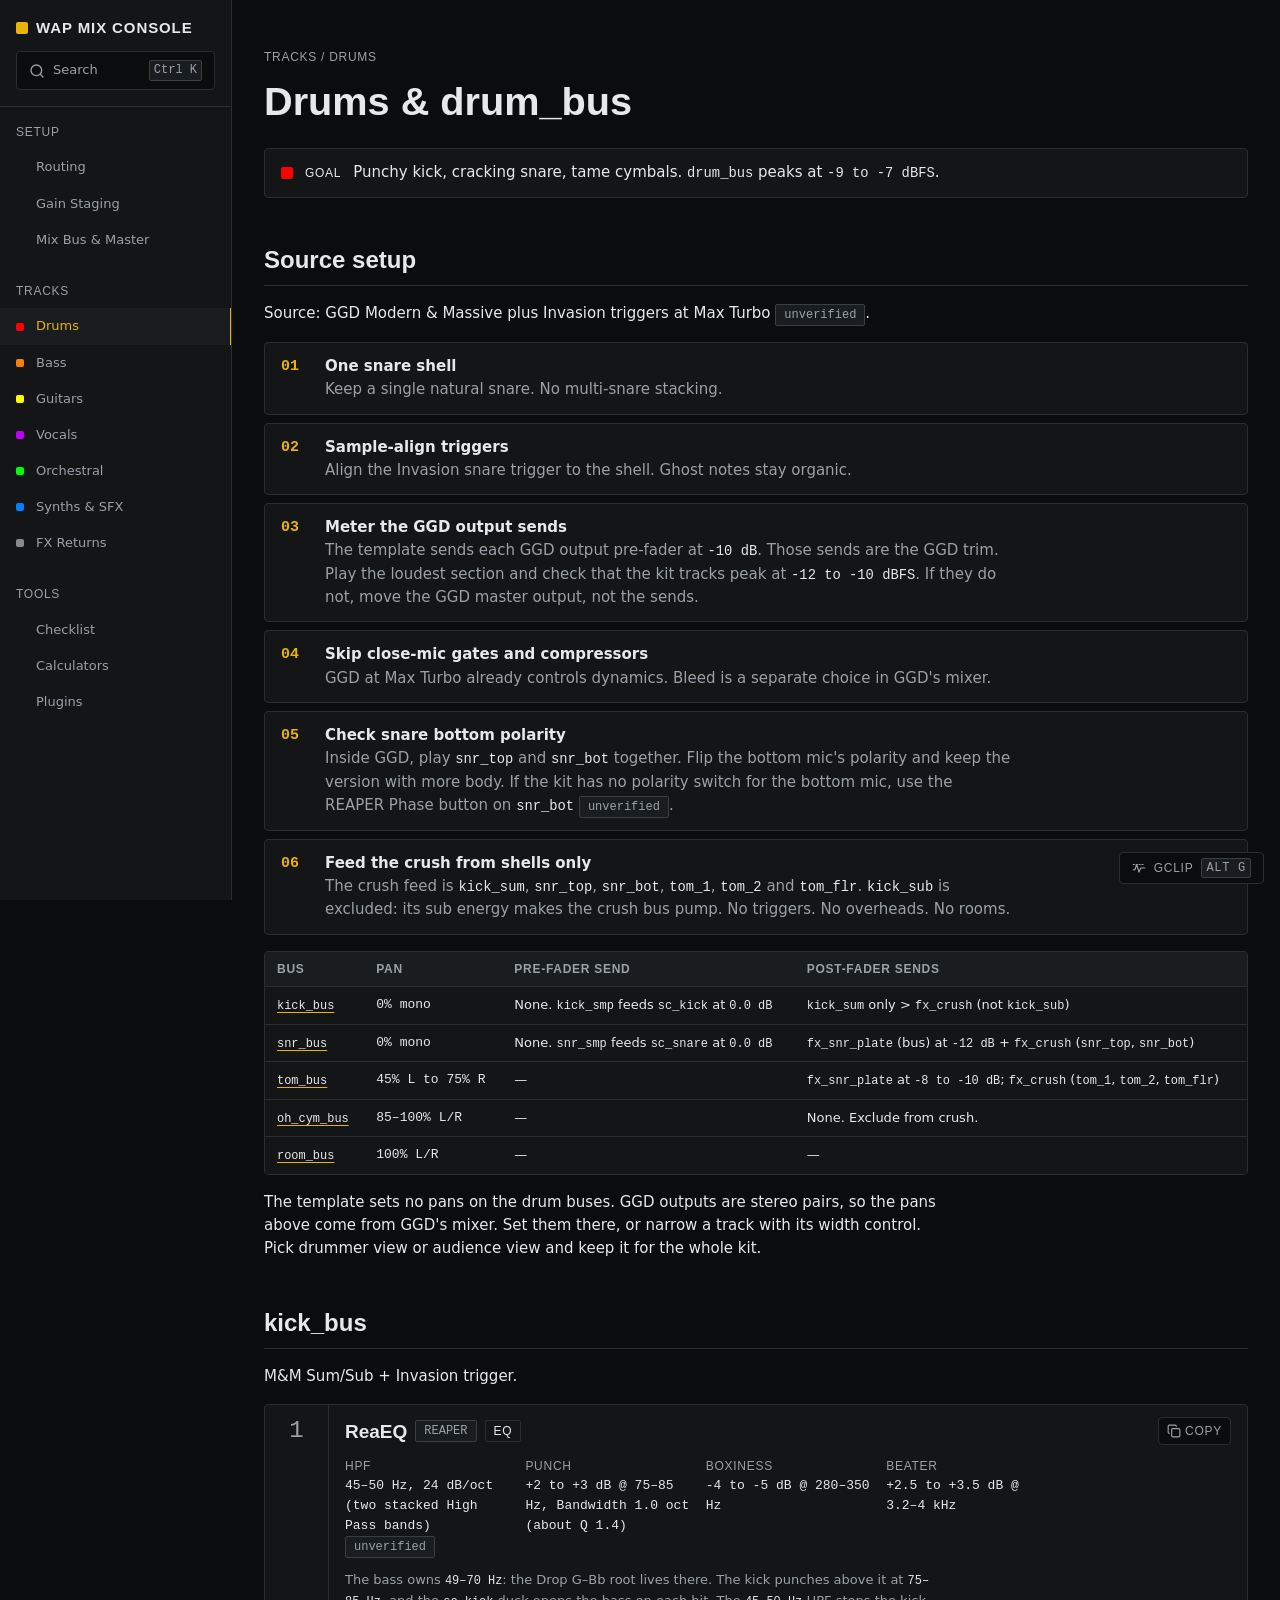
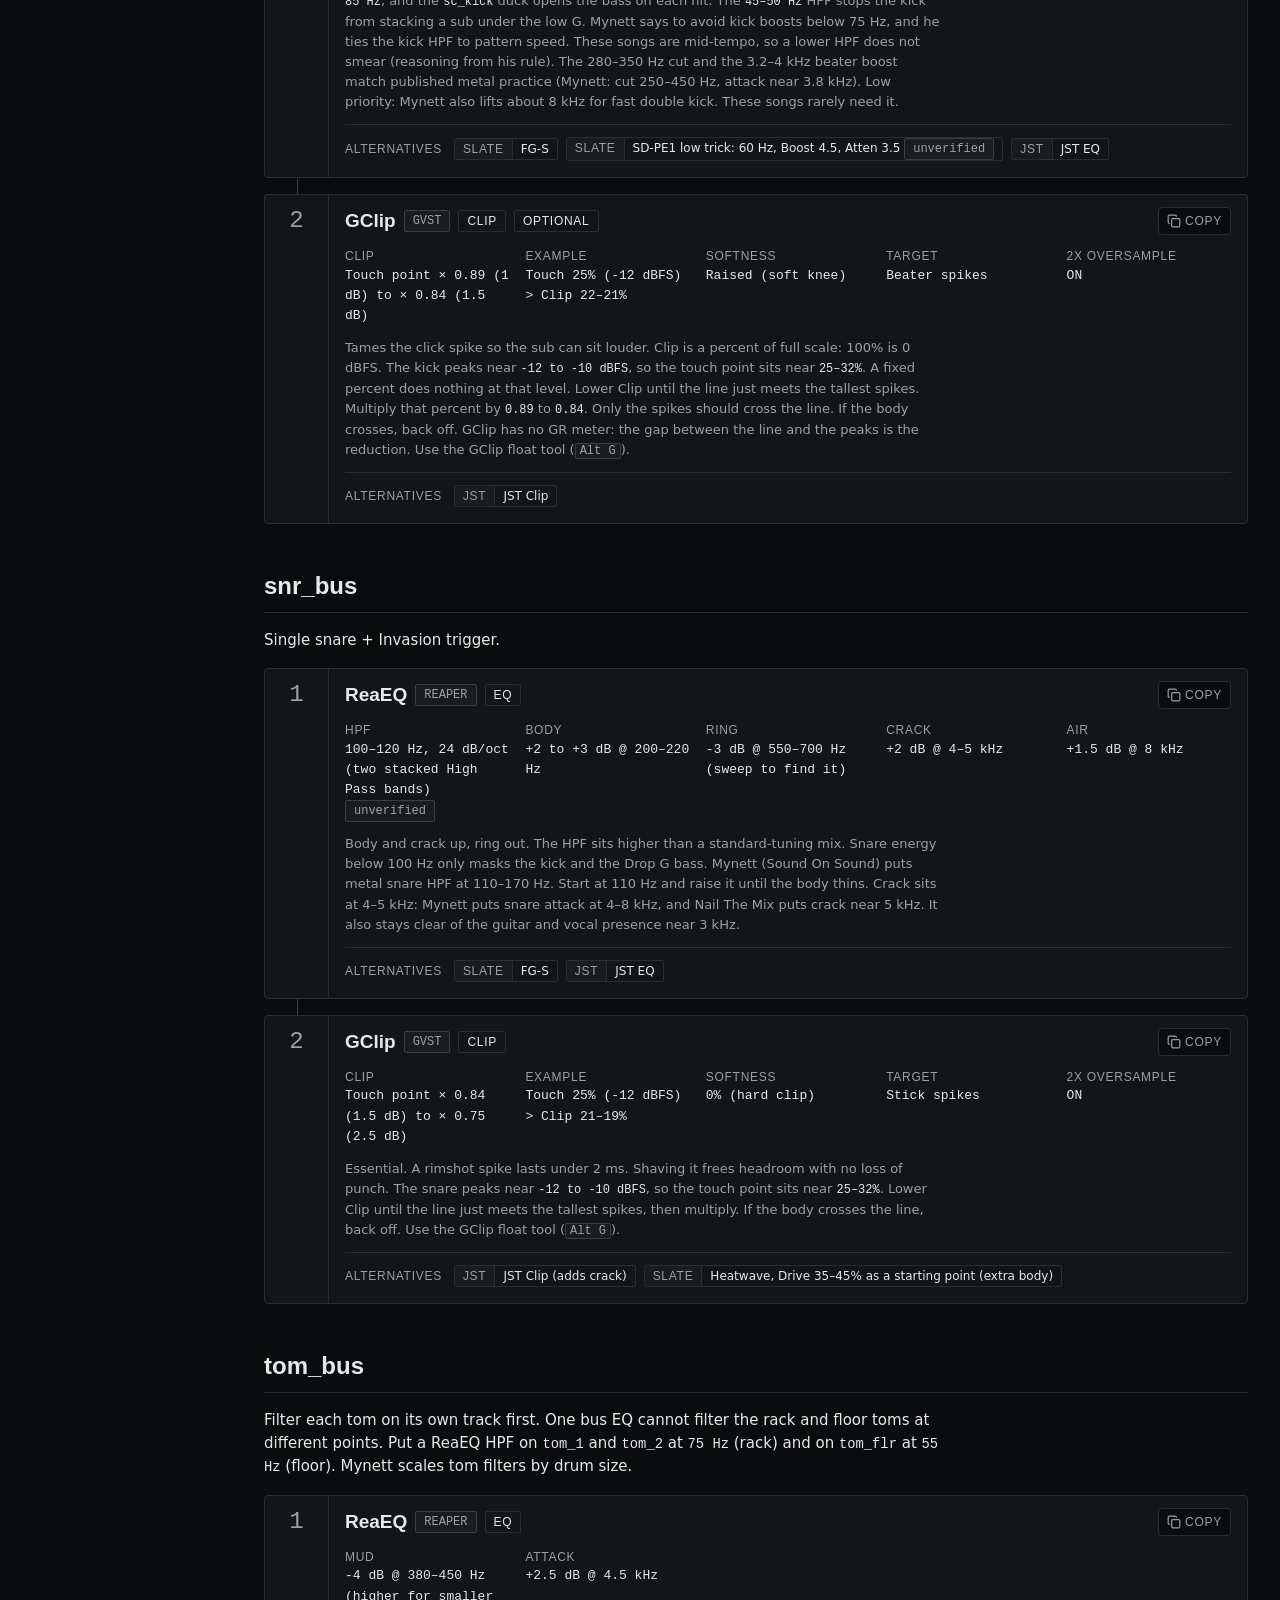
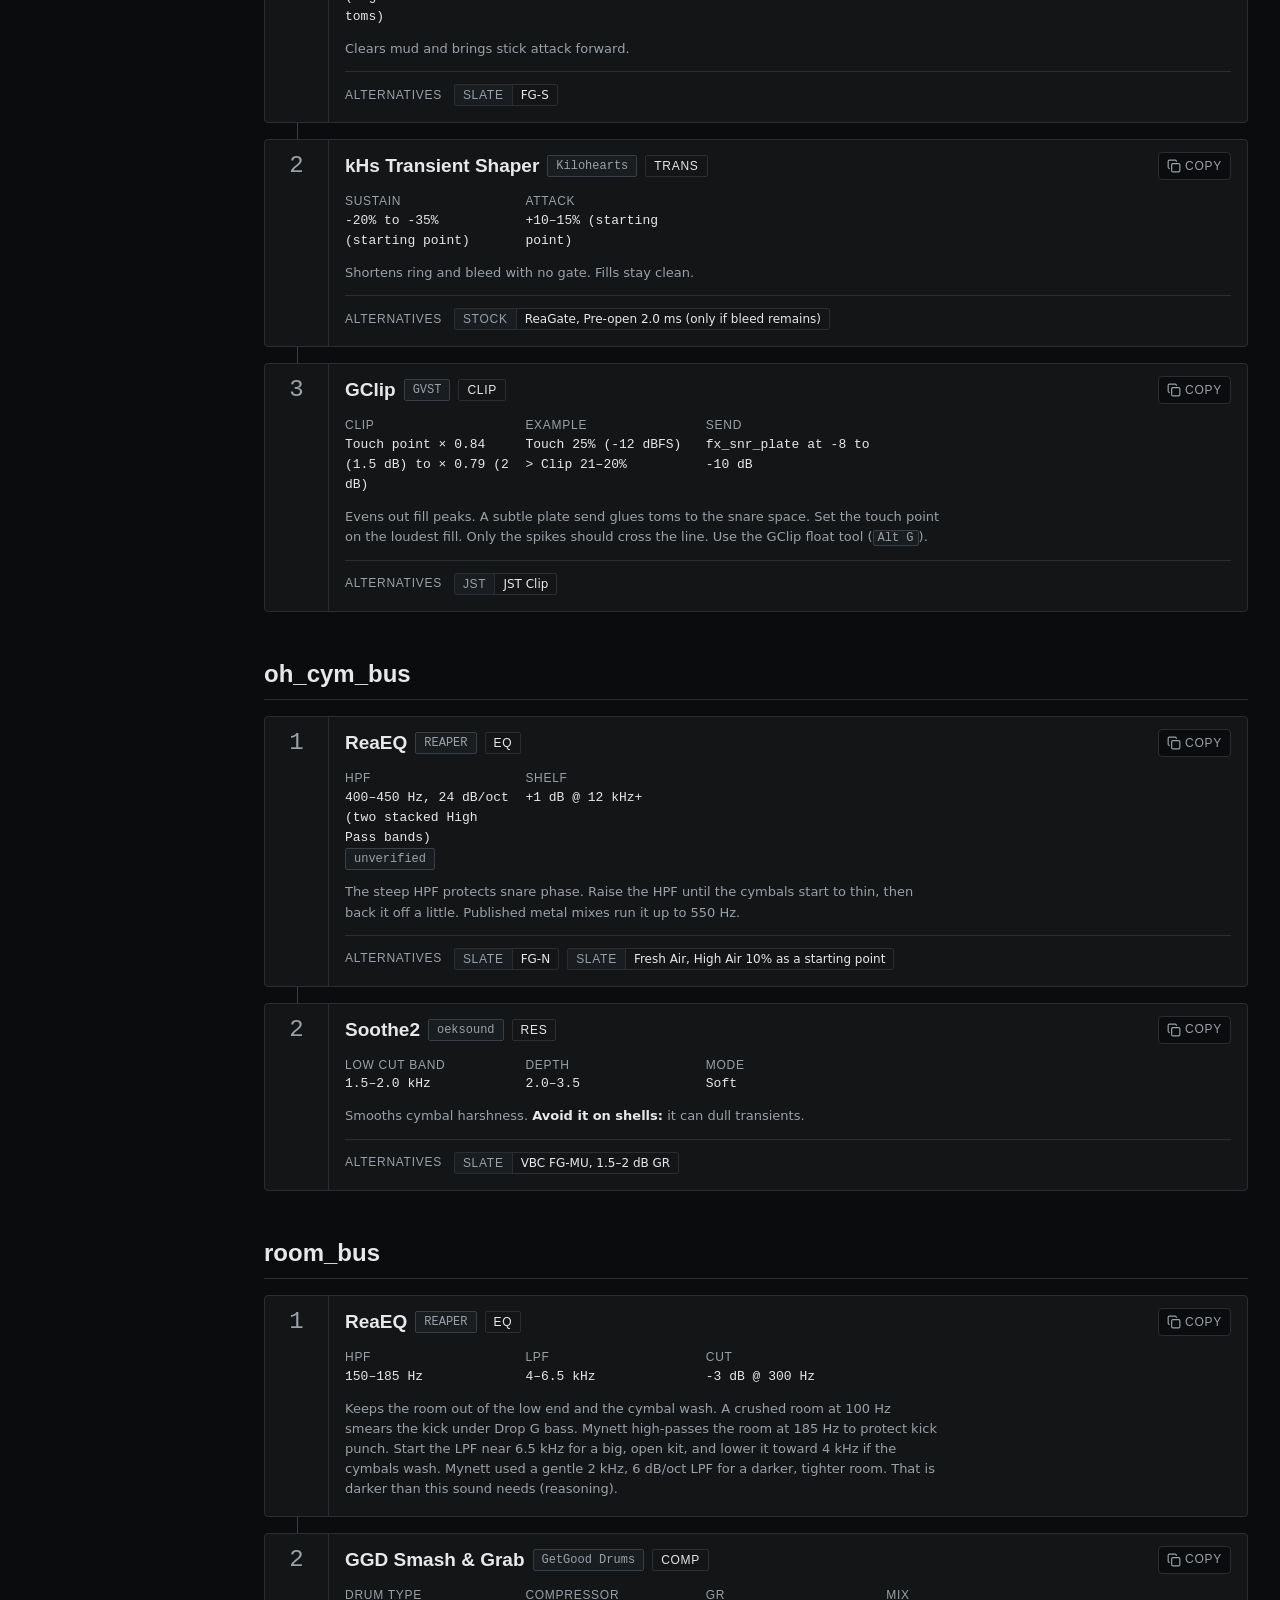
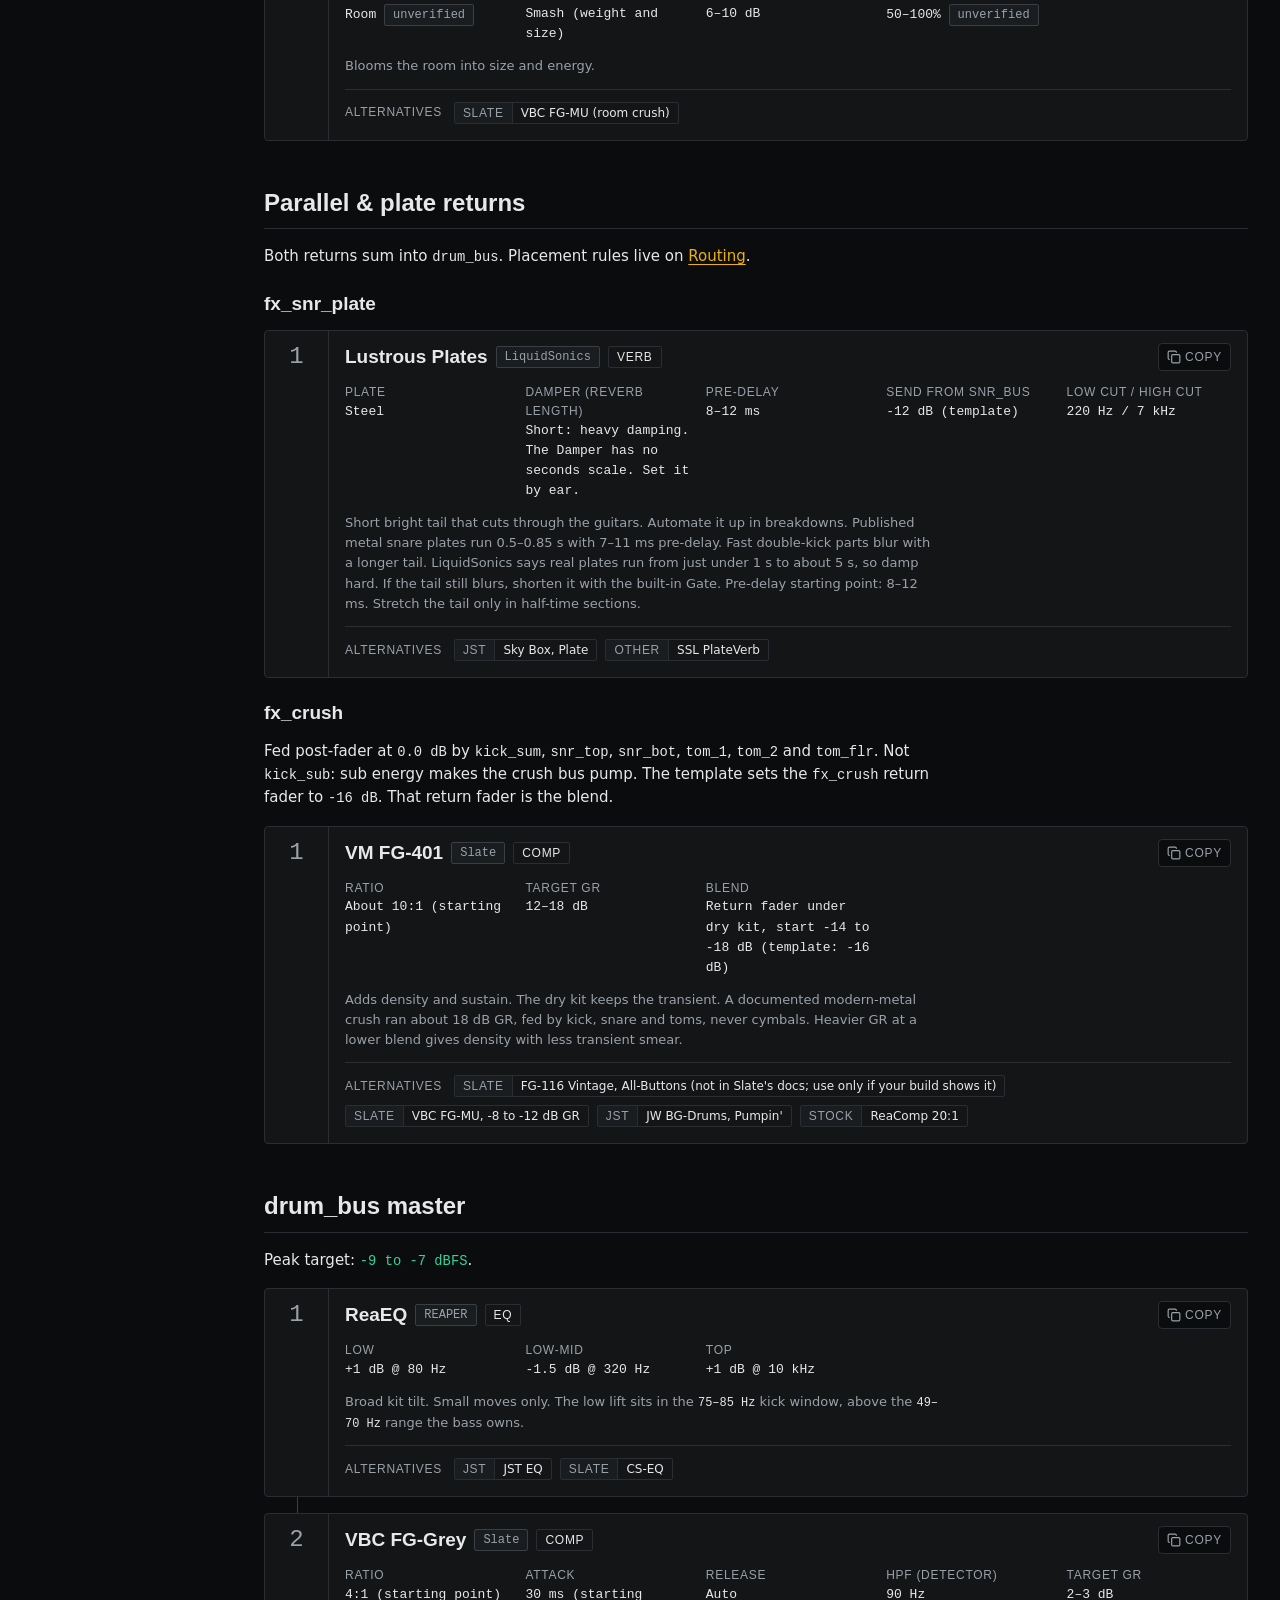
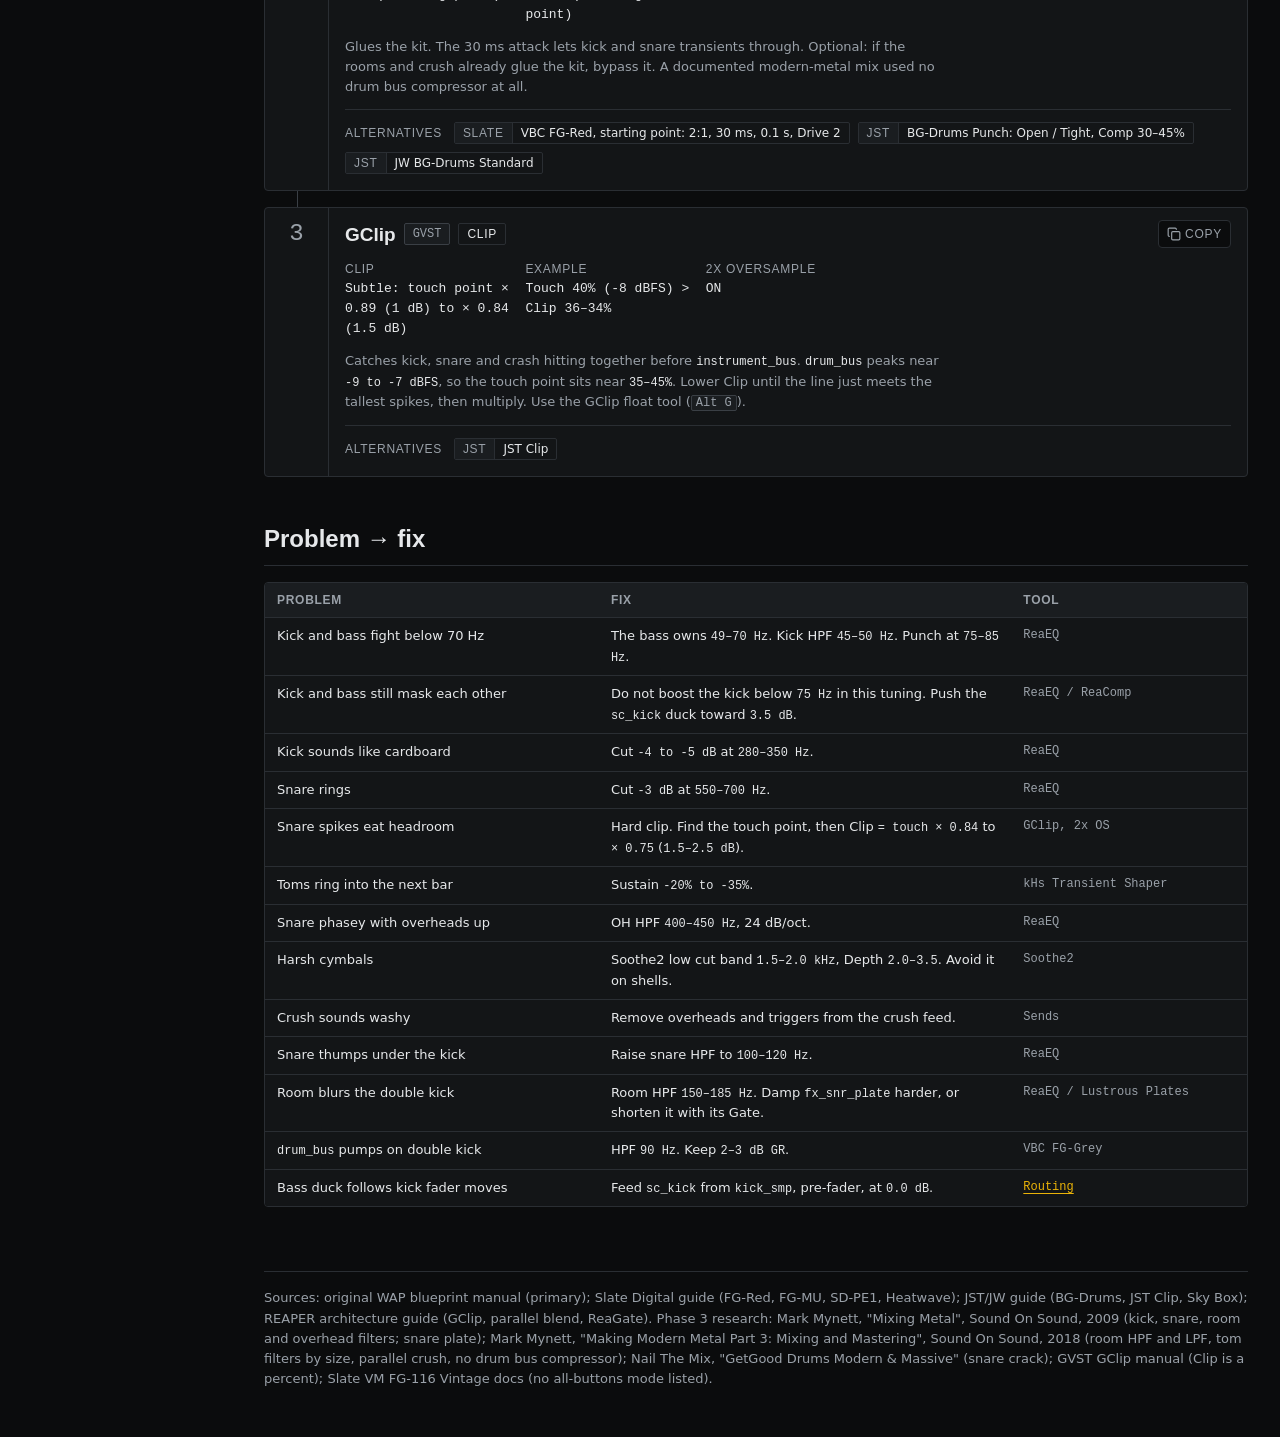
<file: docs/drums.html>
<!doctype html>
<html lang="en">
<head>
<meta charset="utf-8">
<meta name="viewport" content="width=device-width, initial-scale=1">
<title>Drums - WAP Mix Console</title>
<link rel="stylesheet" href="css/app.css">
</head>
<body data-page="drums">
<a class="skip-link" href="#main">Skip to content</a>
<nav id="rail"></nav>
<main id="main">
<div class="content">

  <header class="page-header">
    <div class="label">Tracks / Drums</div>
    <h1>Drums &amp; drum_bus</h1>
    <div class="goal">
      <span class="gchip gchip--lg gchip--drums" aria-hidden="true"></span>
      <span class="label goal__label">Goal</span>
      <p class="goal__text">Punchy kick, cracking snare, tame cymbals. <code>drum_bus</code> peaks at <code>-9 to -7 dBFS</code>.</p>
    </div>
  </header>

  <section class="section">
    <h2 id="source">Source setup</h2>
    <p>Source: GGD Modern &amp; Massive plus Invasion triggers at Max Turbo <span class="chip">unverified</span>.</p>
    <ol class="steps">
      <li><div><span class="steps__title">One snare shell</span><p>Keep a single natural snare. No multi-snare stacking.</p></div></li>
      <li><div><span class="steps__title">Sample-align triggers</span><p>Align the Invasion snare trigger to the shell. Ghost notes stay organic.</p></div></li>
      <li><div><span class="steps__title">Meter the GGD output sends</span><p>The template sends each GGD output pre-fader at <code>-10 dB</code>. Those sends are the GGD trim. Play the loudest section and check that the kit tracks peak at <code>-12 to -10 dBFS</code>. If they do not, move the GGD master output, not the sends.</p></div></li>
      <li><div><span class="steps__title">Skip close-mic gates and compressors</span><p>GGD at Max Turbo already controls dynamics. Bleed is a separate choice in GGD's mixer.</p></div></li>
      <li><div><span class="steps__title">Check snare bottom polarity</span><p>Inside GGD, play <code>snr_top</code> and <code>snr_bot</code> together. Flip the bottom mic's polarity and keep the version with more body. If the kit has no polarity switch for the bottom mic, use the REAPER Phase button on <code>snr_bot</code> <span class="chip">unverified</span>.</p></div></li>
      <li><div><span class="steps__title">Feed the crush from shells only</span><p>The crush feed is <code>kick_sum</code>, <code>snr_top</code>, <code>snr_bot</code>, <code>tom_1</code>, <code>tom_2</code> and <code>tom_flr</code>. <code>kick_sub</code> is excluded: its sub energy makes the crush bus pump. No triggers. No overheads. No rooms.</p></div></li>
    </ol>

    <div class="table-wrap">
      <table class="table">
        <thead>
          <tr><th scope="col">Bus</th><th scope="col">Pan</th><th scope="col">Pre-fader send</th><th scope="col">Post-fader sends</th></tr>
        </thead>
        <tbody>
          <tr><td><a href="#kick"><code>kick_bus</code></a></td><td class="mono">0% mono</td><td>None. <code>kick_smp</code> feeds <code>sc_kick</code> at <code>0.0 dB</code></td><td><code>kick_sum</code> only &gt; <code>fx_crush</code> (not <code>kick_sub</code>)</td></tr>
          <tr><td><a href="#snare"><code>snr_bus</code></a></td><td class="mono">0% mono</td><td>None. <code>snr_smp</code> feeds <code>sc_snare</code> at <code>0.0 dB</code></td><td><code>fx_snr_plate</code> (bus) at <code>-12 dB</code> + <code>fx_crush</code> (<code>snr_top</code>, <code>snr_bot</code>)</td></tr>
          <tr><td><a href="#toms"><code>tom_bus</code></a></td><td class="mono">45% L to 75% R</td><td>&mdash;</td><td><code>fx_snr_plate</code> at <code>-8 to -10 dB</code>; <code>fx_crush</code> (<code>tom_1</code>, <code>tom_2</code>, <code>tom_flr</code>)</td></tr>
          <tr><td><a href="#overheads"><code>oh_cym_bus</code></a></td><td class="mono">85&ndash;100% L/R</td><td>&mdash;</td><td>None. Exclude from crush.</td></tr>
          <tr><td><a href="#room"><code>room_bus</code></a></td><td class="mono">100% L/R</td><td>&mdash;</td><td>&mdash;</td></tr>
        </tbody>
      </table>
    </div>
    <p>The template sets no pans on the drum buses. GGD outputs are stereo pairs, so the pans above come from GGD's mixer. Set them there, or narrow a track with its width control. Pick drummer view or audience view and keep it for the whole kit.</p>
  </section>

  <section class="section">
    <h2 id="kick">kick_bus</h2>
    <p>M&amp;M Sum/Sub + Invasion trigger.</p>
    <ol class="rack">
      <li class="rack__slot">
        <div class="rack__num" aria-hidden="true">1</div>
        <div class="rack__body">
          <div class="rack__head">
            <h4 class="rack__name">ReaEQ</h4>
            <span class="chip">REAPER</span>
            <span class="tag">EQ</span>
            <button type="button" class="copy-btn" data-copy="kick-1" aria-label="Copy kick EQ settings"></button>
          </div>
          <dl class="kv" id="kick-1" data-copy-title="kick_bus - EQ">
            <div class="kv__item"><dt>HPF</dt><dd>45&ndash;50 Hz, 24 dB/oct (two stacked High Pass bands) <span class="chip">unverified</span></dd></div>
            <div class="kv__item"><dt>Punch</dt><dd>+2 to +3 dB @ 75&ndash;85 Hz, Bandwidth 1.0 oct (about Q 1.4)</dd></div>
            <div class="kv__item"><dt>Boxiness</dt><dd>-4 to -5 dB @ 280&ndash;350 Hz</dd></div>
            <div class="kv__item"><dt>Beater</dt><dd>+2.5 to +3.5 dB @ 3.2&ndash;4 kHz</dd></div>
          </dl>
          <p class="rack__why">The bass owns <code>49&ndash;70 Hz</code>: the Drop G&ndash;Bb root lives there. The kick punches above it at <code>75&ndash;85 Hz</code>, and the <code>sc_kick</code> duck opens the bass on each hit. The <code>45&ndash;50 Hz</code> HPF stops the kick from stacking a sub under the low G. Mynett says to avoid kick boosts below 75 Hz, and he ties the kick HPF to pattern speed. These songs are mid-tempo, so a lower HPF does not smear (reasoning from his rule). The 280&ndash;350 Hz cut and the 3.2&ndash;4 kHz beater boost match published metal practice (Mynett: cut 250&ndash;450 Hz, attack near 3.8 kHz). Low priority: Mynett also lifts about 8 kHz for fast double kick. These songs rarely need it.</p>
          <div class="alts">
            <span class="label alts__title">Alternatives</span>
            <span class="alt"><span class="alt__tag">SLATE</span><span class="alt__name">FG-S</span></span>
            <span class="alt"><span class="alt__tag">SLATE</span><span class="alt__name">SD-PE1 low trick: 60 Hz, Boost 4.5, Atten 3.5 <span class="chip">unverified</span></span></span>
            <span class="alt"><span class="alt__tag">JST</span><span class="alt__name">JST EQ</span></span>
          </div>
        </div>
      </li>
      <li class="rack__slot">
        <div class="rack__num" aria-hidden="true">2</div>
        <div class="rack__body">
          <div class="rack__head">
            <h4 class="rack__name">GClip</h4>
            <span class="chip">GVST</span>
            <span class="tag">CLIP</span>
            <span class="tag">OPTIONAL</span>
            <button type="button" class="copy-btn" data-copy="kick-2" aria-label="Copy kick GClip settings"></button>
          </div>
          <dl class="kv" id="kick-2" data-copy-title="kick_bus - GClip">
            <div class="kv__item"><dt>Clip</dt><dd>Touch point &times; 0.89 (1 dB) to &times; 0.84 (1.5 dB)</dd></div>
            <div class="kv__item"><dt>Example</dt><dd>Touch 25% (-12 dBFS) &gt; Clip 22&ndash;21%</dd></div>
            <div class="kv__item"><dt>Softness</dt><dd>Raised (soft knee)</dd></div>
            <div class="kv__item"><dt>Target</dt><dd>Beater spikes</dd></div>
            <div class="kv__item"><dt>2x Oversample</dt><dd>ON</dd></div>
          </dl>
          <p class="rack__why">Tames the click spike so the sub can sit louder. Clip is a percent of full scale: 100% is 0 dBFS. The kick peaks near <code>-12 to -10 dBFS</code>, so the touch point sits near <code>25&ndash;32%</code>. A fixed percent does nothing at that level. Lower Clip until the line just meets the tallest spikes. Multiply that percent by <code>0.89</code> to <code>0.84</code>. Only the spikes should cross the line. If the body crosses, back off. GClip has no GR meter: the gap between the line and the peaks is the reduction. Use the GClip float tool (<kbd>Alt G</kbd>).</p>
          <div class="alts">
            <span class="label alts__title">Alternatives</span>
            <span class="alt"><span class="alt__tag">JST</span><span class="alt__name">JST Clip</span></span>
          </div>
        </div>
      </li>
    </ol>
  </section>

  <section class="section">
    <h2 id="snare">snr_bus</h2>
    <p>Single snare + Invasion trigger.</p>
    <ol class="rack">
      <li class="rack__slot">
        <div class="rack__num" aria-hidden="true">1</div>
        <div class="rack__body">
          <div class="rack__head">
            <h4 class="rack__name">ReaEQ</h4>
            <span class="chip">REAPER</span>
            <span class="tag">EQ</span>
            <button type="button" class="copy-btn" data-copy="snare-1" aria-label="Copy snare EQ settings"></button>
          </div>
          <dl class="kv" id="snare-1" data-copy-title="snr_bus - EQ">
            <div class="kv__item"><dt>HPF</dt><dd>100&ndash;120 Hz, 24 dB/oct (two stacked High Pass bands) <span class="chip">unverified</span></dd></div>
            <div class="kv__item"><dt>Body</dt><dd>+2 to +3 dB @ 200&ndash;220 Hz</dd></div>
            <div class="kv__item"><dt>Ring</dt><dd>-3 dB @ 550&ndash;700 Hz (sweep to find it)</dd></div>
            <div class="kv__item"><dt>Crack</dt><dd>+2 dB @ 4&ndash;5 kHz</dd></div>
            <div class="kv__item"><dt>Air</dt><dd>+1.5 dB @ 8 kHz</dd></div>
          </dl>
          <p class="rack__why">Body and crack up, ring out. The HPF sits higher than a standard-tuning mix. Snare energy below 100 Hz only masks the kick and the Drop G bass. Mynett (Sound On Sound) puts metal snare HPF at 110&ndash;170 Hz. Start at 110 Hz and raise it until the body thins. Crack sits at 4&ndash;5 kHz: Mynett puts snare attack at 4&ndash;8 kHz, and Nail The Mix puts crack near 5 kHz. It also stays clear of the guitar and vocal presence near 3 kHz.</p>
          <div class="alts">
            <span class="label alts__title">Alternatives</span>
            <span class="alt"><span class="alt__tag">SLATE</span><span class="alt__name">FG-S</span></span>
            <span class="alt"><span class="alt__tag">JST</span><span class="alt__name">JST EQ</span></span>
          </div>
        </div>
      </li>
      <li class="rack__slot">
        <div class="rack__num" aria-hidden="true">2</div>
        <div class="rack__body">
          <div class="rack__head">
            <h4 class="rack__name">GClip</h4>
            <span class="chip">GVST</span>
            <span class="tag">CLIP</span>
            <button type="button" class="copy-btn" data-copy="snare-2" aria-label="Copy snare GClip settings"></button>
          </div>
          <dl class="kv" id="snare-2" data-copy-title="snr_bus - GClip">
            <div class="kv__item"><dt>Clip</dt><dd>Touch point &times; 0.84 (1.5 dB) to &times; 0.75 (2.5 dB)</dd></div>
            <div class="kv__item"><dt>Example</dt><dd>Touch 25% (-12 dBFS) &gt; Clip 21&ndash;19%</dd></div>
            <div class="kv__item"><dt>Softness</dt><dd>0% (hard clip)</dd></div>
            <div class="kv__item"><dt>Target</dt><dd>Stick spikes</dd></div>
            <div class="kv__item"><dt>2x Oversample</dt><dd>ON</dd></div>
          </dl>
          <p class="rack__why">Essential. A rimshot spike lasts under 2 ms. Shaving it frees headroom with no loss of punch. The snare peaks near <code>-12 to -10 dBFS</code>, so the touch point sits near <code>25&ndash;32%</code>. Lower Clip until the line just meets the tallest spikes, then multiply. If the body crosses the line, back off. Use the GClip float tool (<kbd>Alt G</kbd>).</p>
          <div class="alts">
            <span class="label alts__title">Alternatives</span>
            <span class="alt"><span class="alt__tag">JST</span><span class="alt__name">JST Clip (adds crack)</span></span>
            <span class="alt"><span class="alt__tag">SLATE</span><span class="alt__name">Heatwave, Drive 35&ndash;45% as a starting point (extra body)</span></span>
          </div>
        </div>
      </li>
    </ol>
  </section>

  <section class="section">
    <h2 id="toms">tom_bus</h2>
    <p>Filter each tom on its own track first. One bus EQ cannot filter the rack and floor toms at different points. Put a ReaEQ HPF on <code>tom_1</code> and <code>tom_2</code> at <code>75 Hz</code> (rack) and on <code>tom_flr</code> at <code>55 Hz</code> (floor). Mynett scales tom filters by drum size.</p>
    <ol class="rack">
      <li class="rack__slot">
        <div class="rack__num" aria-hidden="true">1</div>
        <div class="rack__body">
          <div class="rack__head">
            <h4 class="rack__name">ReaEQ</h4>
            <span class="chip">REAPER</span>
            <span class="tag">EQ</span>
            <button type="button" class="copy-btn" data-copy="toms-1" aria-label="Copy toms EQ settings"></button>
          </div>
          <dl class="kv" id="toms-1" data-copy-title="tom_bus - EQ">
            <div class="kv__item"><dt>Mud</dt><dd>-4 dB @ 380&ndash;450 Hz (higher for smaller toms)</dd></div>
            <div class="kv__item"><dt>Attack</dt><dd>+2.5 dB @ 4.5 kHz</dd></div>
          </dl>
          <p class="rack__why">Clears mud and brings stick attack forward.</p>
          <div class="alts">
            <span class="label alts__title">Alternatives</span>
            <span class="alt"><span class="alt__tag">SLATE</span><span class="alt__name">FG-S</span></span>
          </div>
        </div>
      </li>
      <li class="rack__slot">
        <div class="rack__num" aria-hidden="true">2</div>
        <div class="rack__body">
          <div class="rack__head">
            <h4 class="rack__name">kHs Transient Shaper</h4>
            <span class="chip">Kilohearts</span>
            <span class="tag">TRANS</span>
            <button type="button" class="copy-btn" data-copy="toms-2" aria-label="Copy toms transient shaper settings"></button>
          </div>
          <dl class="kv" id="toms-2" data-copy-title="tom_bus - kHs Transient Shaper">
            <div class="kv__item"><dt>Sustain</dt><dd>-20% to -35% (starting point)</dd></div>
            <div class="kv__item"><dt>Attack</dt><dd>+10&ndash;15% (starting point)</dd></div>
          </dl>
          <p class="rack__why">Shortens ring and bleed with no gate. Fills stay clean.</p>
          <div class="alts">
            <span class="label alts__title">Alternatives</span>
            <span class="alt"><span class="alt__tag">STOCK</span><span class="alt__name">ReaGate, Pre-open 2.0 ms (only if bleed remains)</span></span>
          </div>
        </div>
      </li>
      <li class="rack__slot">
        <div class="rack__num" aria-hidden="true">3</div>
        <div class="rack__body">
          <div class="rack__head">
            <h4 class="rack__name">GClip</h4>
            <span class="chip">GVST</span>
            <span class="tag">CLIP</span>
            <button type="button" class="copy-btn" data-copy="toms-3" aria-label="Copy toms GClip settings"></button>
          </div>
          <dl class="kv" id="toms-3" data-copy-title="tom_bus - GClip">
            <div class="kv__item"><dt>Clip</dt><dd>Touch point &times; 0.84 (1.5 dB) to &times; 0.79 (2 dB)</dd></div>
            <div class="kv__item"><dt>Example</dt><dd>Touch 25% (-12 dBFS) &gt; Clip 21&ndash;20%</dd></div>
            <div class="kv__item"><dt>Send</dt><dd>fx_snr_plate at -8 to -10 dB</dd></div>
          </dl>
          <p class="rack__why">Evens out fill peaks. A subtle plate send glues toms to the snare space. Set the touch point on the loudest fill. Only the spikes should cross the line. Use the GClip float tool (<kbd>Alt G</kbd>).</p>
          <div class="alts">
            <span class="label alts__title">Alternatives</span>
            <span class="alt"><span class="alt__tag">JST</span><span class="alt__name">JST Clip</span></span>
          </div>
        </div>
      </li>
    </ol>
  </section>

  <section class="section">
    <h2 id="overheads">oh_cym_bus</h2>
    <ol class="rack">
      <li class="rack__slot">
        <div class="rack__num" aria-hidden="true">1</div>
        <div class="rack__body">
          <div class="rack__head">
            <h4 class="rack__name">ReaEQ</h4>
            <span class="chip">REAPER</span>
            <span class="tag">EQ</span>
            <button type="button" class="copy-btn" data-copy="oh-1" aria-label="Copy overhead EQ settings"></button>
          </div>
          <dl class="kv" id="oh-1" data-copy-title="OVERHEADS - EQ">
            <div class="kv__item"><dt>HPF</dt><dd>400&ndash;450 Hz, 24 dB/oct (two stacked High Pass bands) <span class="chip">unverified</span></dd></div>
            <div class="kv__item"><dt>Shelf</dt><dd>+1 dB @ 12 kHz+</dd></div>
          </dl>
          <p class="rack__why">The steep HPF protects snare phase. Raise the HPF until the cymbals start to thin, then back it off a little. Published metal mixes run it up to 550 Hz.</p>
          <div class="alts">
            <span class="label alts__title">Alternatives</span>
            <span class="alt"><span class="alt__tag">SLATE</span><span class="alt__name">FG-N</span></span>
            <span class="alt"><span class="alt__tag">SLATE</span><span class="alt__name">Fresh Air, High Air 10% as a starting point</span></span>
          </div>
        </div>
      </li>
      <li class="rack__slot">
        <div class="rack__num" aria-hidden="true">2</div>
        <div class="rack__body">
          <div class="rack__head">
            <h4 class="rack__name">Soothe2</h4>
            <span class="chip">oeksound</span>
            <span class="tag">RES</span>
            <button type="button" class="copy-btn" data-copy="oh-2" aria-label="Copy overhead Soothe2 settings"></button>
          </div>
          <dl class="kv" id="oh-2" data-copy-title="OVERHEADS - Soothe2">
            <div class="kv__item"><dt>Low cut band</dt><dd>1.5&ndash;2.0 kHz</dd></div>
            <div class="kv__item"><dt>Depth</dt><dd>2.0&ndash;3.5</dd></div>
            <div class="kv__item"><dt>Mode</dt><dd>Soft</dd></div>
          </dl>
          <p class="rack__why">Smooths cymbal harshness. <strong>Avoid it on shells:</strong> it can dull transients.</p>
          <div class="alts">
            <span class="label alts__title">Alternatives</span>
            <span class="alt"><span class="alt__tag">SLATE</span><span class="alt__name">VBC FG-MU, 1.5&ndash;2 dB GR</span></span>
          </div>
        </div>
      </li>
    </ol>
  </section>

  <section class="section">
    <h2 id="room">room_bus</h2>
    <ol class="rack">
      <li class="rack__slot">
        <div class="rack__num" aria-hidden="true">1</div>
        <div class="rack__body">
          <div class="rack__head">
            <h4 class="rack__name">ReaEQ</h4>
            <span class="chip">REAPER</span>
            <span class="tag">EQ</span>
            <button type="button" class="copy-btn" data-copy="room-1" aria-label="Copy room EQ settings"></button>
          </div>
          <dl class="kv" id="room-1" data-copy-title="room_bus - EQ">
            <div class="kv__item"><dt>HPF</dt><dd>150&ndash;185 Hz</dd></div>
            <div class="kv__item"><dt>LPF</dt><dd>4&ndash;6.5 kHz</dd></div>
            <div class="kv__item"><dt>Cut</dt><dd>-3 dB @ 300 Hz</dd></div>
          </dl>
          <p class="rack__why">Keeps the room out of the low end and the cymbal wash. A crushed room at 100 Hz smears the kick under Drop G bass. Mynett high-passes the room at 185 Hz to protect kick punch. Start the LPF near 6.5 kHz for a big, open kit, and lower it toward 4 kHz if the cymbals wash. Mynett used a gentle 2 kHz, 6 dB/oct LPF for a darker, tighter room. That is darker than this sound needs (reasoning).</p>
        </div>
      </li>
      <li class="rack__slot">
        <div class="rack__num" aria-hidden="true">2</div>
        <div class="rack__body">
          <div class="rack__head">
            <h4 class="rack__name">GGD Smash &amp; Grab</h4>
            <span class="chip">GetGood Drums</span>
            <span class="tag">COMP</span>
            <button type="button" class="copy-btn" data-copy="room-2" aria-label="Copy room Smash and Grab settings"></button>
          </div>
          <dl class="kv" id="room-2" data-copy-title="room_bus - GGD Smash and Grab">
            <div class="kv__item"><dt>Drum type</dt><dd>Room <span class="chip">unverified</span></dd></div>
            <div class="kv__item"><dt>Compressor</dt><dd>Smash (weight and size)</dd></div>
            <div class="kv__item"><dt>GR</dt><dd>6&ndash;10 dB</dd></div>
            <div class="kv__item"><dt>Mix</dt><dd>50&ndash;100% <span class="chip">unverified</span></dd></div>
          </dl>
          <p class="rack__why">Blooms the room into size and energy.</p>
          <div class="alts">
            <span class="label alts__title">Alternatives</span>
            <span class="alt"><span class="alt__tag">SLATE</span><span class="alt__name">VBC FG-MU (room crush)</span></span>
          </div>
        </div>
      </li>
    </ol>
  </section>

  <section class="section">
    <h2 id="returns">Parallel &amp; plate returns</h2>
    <p>Both returns sum into <code>drum_bus</code>. Placement rules live on <a href="routing.html#fx-returns">Routing</a>.</p>

    <h3 id="fx-snr-plate">fx_snr_plate</h3>
    <ol class="rack">
      <li class="rack__slot">
        <div class="rack__num" aria-hidden="true">1</div>
        <div class="rack__body">
          <div class="rack__head">
            <h4 class="rack__name">Lustrous Plates</h4>
            <span class="chip">LiquidSonics</span>
            <span class="tag">VERB</span>
            <button type="button" class="copy-btn" data-copy="plate-1" aria-label="Copy fx_snr_plate settings"></button>
          </div>
          <dl class="kv" id="plate-1" data-copy-title="fx_snr_plate - Lustrous Plates">
            <div class="kv__item"><dt>Plate</dt><dd>Steel</dd></div>
            <div class="kv__item"><dt>Damper (reverb length)</dt><dd>Short: heavy damping. The Damper has no seconds scale. Set it by ear.</dd></div>
            <div class="kv__item"><dt>Pre-delay</dt><dd>8&ndash;12 ms</dd></div>
            <div class="kv__item"><dt>Send from snr_bus</dt><dd>-12 dB (template)</dd></div>
            <div class="kv__item"><dt>Low cut / High cut</dt><dd>220 Hz / 7 kHz</dd></div>
          </dl>
          <p class="rack__why">Short bright tail that cuts through the guitars. Automate it up in breakdowns. Published metal snare plates run 0.5&ndash;0.85 s with 7&ndash;11 ms pre-delay. Fast double-kick parts blur with a longer tail. LiquidSonics says real plates run from just under 1 s to about 5 s, so damp hard. If the tail still blurs, shorten it with the built-in Gate. Pre-delay starting point: 8&ndash;12 ms. Stretch the tail only in half-time sections.</p>
          <div class="alts">
            <span class="label alts__title">Alternatives</span>
            <span class="alt"><span class="alt__tag">JST</span><span class="alt__name">Sky Box, Plate</span></span>
            <span class="alt"><span class="alt__tag">OTHER</span><span class="alt__name">SSL PlateVerb</span></span>
          </div>
        </div>
      </li>
    </ol>

    <h3 id="fx-crush">fx_crush</h3>
    <p>Fed post-fader at <code>0.0 dB</code> by <code>kick_sum</code>, <code>snr_top</code>, <code>snr_bot</code>, <code>tom_1</code>, <code>tom_2</code> and <code>tom_flr</code>. Not <code>kick_sub</code>: sub energy makes the crush bus pump. The template sets the <code>fx_crush</code> return fader to <code>-16 dB</code>. That return fader is the blend.</p>
    <ol class="rack">
      <li class="rack__slot">
        <div class="rack__num" aria-hidden="true">1</div>
        <div class="rack__body">
          <div class="rack__head">
            <h4 class="rack__name">VM FG-401</h4>
            <span class="chip">Slate</span>
            <span class="tag">COMP</span>
            <button type="button" class="copy-btn" data-copy="crush-1" aria-label="Copy fx_crush settings"></button>
          </div>
          <dl class="kv" id="crush-1" data-copy-title="fx_crush - FG-401">
            <div class="kv__item"><dt>Ratio</dt><dd>About 10:1 (starting point)</dd></div>
            <div class="kv__item"><dt>Target GR</dt><dd>12&ndash;18 dB</dd></div>
            <div class="kv__item"><dt>Blend</dt><dd>Return fader under dry kit, start -14 to -18 dB (template: -16 dB)</dd></div>
          </dl>
          <p class="rack__why">Adds density and sustain. The dry kit keeps the transient. A documented modern-metal crush ran about 18 dB GR, fed by kick, snare and toms, never cymbals. Heavier GR at a lower blend gives density with less transient smear.</p>
          <div class="alts">
            <span class="label alts__title">Alternatives</span>
            <span class="alt"><span class="alt__tag">SLATE</span><span class="alt__name">FG-116 Vintage, All-Buttons (not in Slate's docs; use only if your build shows it)</span></span>
            <span class="alt"><span class="alt__tag">SLATE</span><span class="alt__name">VBC FG-MU, -8 to -12 dB GR</span></span>
            <span class="alt"><span class="alt__tag">JST</span><span class="alt__name">JW BG-Drums, Pumpin'</span></span>
            <span class="alt"><span class="alt__tag">STOCK</span><span class="alt__name">ReaComp 20:1</span></span>
          </div>
        </div>
      </li>
    </ol>
  </section>

  <section class="section">
    <h2 id="drum-bus">drum_bus master</h2>
    <p>Peak target: <code class="val-ok">-9 to -7 dBFS</code>.</p>
    <ol class="rack">
      <li class="rack__slot">
        <div class="rack__num" aria-hidden="true">1</div>
        <div class="rack__body">
          <div class="rack__head">
            <h4 class="rack__name">ReaEQ</h4>
            <span class="chip">REAPER</span>
            <span class="tag">EQ</span>
            <button type="button" class="copy-btn" data-copy="dbus-1" aria-label="Copy drum_bus EQ settings"></button>
          </div>
          <dl class="kv" id="dbus-1" data-copy-title="drum_bus - EQ">
            <div class="kv__item"><dt>Low</dt><dd>+1 dB @ 80 Hz</dd></div>
            <div class="kv__item"><dt>Low-mid</dt><dd>-1.5 dB @ 320 Hz</dd></div>
            <div class="kv__item"><dt>Top</dt><dd>+1 dB @ 10 kHz</dd></div>
          </dl>
          <p class="rack__why">Broad kit tilt. Small moves only. The low lift sits in the <code>75&ndash;85 Hz</code> kick window, above the <code>49&ndash;70 Hz</code> range the bass owns.</p>
          <div class="alts">
            <span class="label alts__title">Alternatives</span>
            <span class="alt"><span class="alt__tag">JST</span><span class="alt__name">JST EQ</span></span>
            <span class="alt"><span class="alt__tag">SLATE</span><span class="alt__name">CS-EQ</span></span>
          </div>
        </div>
      </li>
      <li class="rack__slot">
        <div class="rack__num" aria-hidden="true">2</div>
        <div class="rack__body">
          <div class="rack__head">
            <h4 class="rack__name">VBC FG-Grey</h4>
            <span class="chip">Slate</span>
            <span class="tag">COMP</span>
            <button type="button" class="copy-btn" data-copy="dbus-2" aria-label="Copy drum_bus FG-Grey settings"></button>
          </div>
          <dl class="kv" id="dbus-2" data-copy-title="drum_bus - VBC FG-Grey">
            <div class="kv__item"><dt>Ratio</dt><dd>4:1 (starting point)</dd></div>
            <div class="kv__item"><dt>Attack</dt><dd>30 ms (starting point)</dd></div>
            <div class="kv__item"><dt>Release</dt><dd>Auto</dd></div>
            <div class="kv__item"><dt>HPF (detector)</dt><dd>90 Hz</dd></div>
            <div class="kv__item"><dt>Target GR</dt><dd>2&ndash;3 dB</dd></div>
          </dl>
          <p class="rack__why">Glues the kit. The 30 ms attack lets kick and snare transients through. Optional: if the rooms and crush already glue the kit, bypass it. A documented modern-metal mix used no drum bus compressor at all.</p>
          <div class="alts">
            <span class="label alts__title">Alternatives</span>
            <span class="alt"><span class="alt__tag">SLATE</span><span class="alt__name">VBC FG-Red, starting point: 2:1, 30 ms, 0.1 s, Drive 2</span></span>
            <span class="alt"><span class="alt__tag">JST</span><span class="alt__name">BG-Drums Punch: Open / Tight, Comp 30&ndash;45%</span></span>
            <span class="alt"><span class="alt__tag">JST</span><span class="alt__name">JW BG-Drums Standard</span></span>
          </div>
        </div>
      </li>
      <li class="rack__slot">
        <div class="rack__num" aria-hidden="true">3</div>
        <div class="rack__body">
          <div class="rack__head">
            <h4 class="rack__name">GClip</h4>
            <span class="chip">GVST</span>
            <span class="tag">CLIP</span>
            <button type="button" class="copy-btn" data-copy="dbus-3" aria-label="Copy drum_bus GClip settings"></button>
          </div>
          <dl class="kv" id="dbus-3" data-copy-title="drum_bus - GClip">
            <div class="kv__item"><dt>Clip</dt><dd>Subtle: touch point &times; 0.89 (1 dB) to &times; 0.84 (1.5 dB)</dd></div>
            <div class="kv__item"><dt>Example</dt><dd>Touch 40% (-8 dBFS) &gt; Clip 36&ndash;34%</dd></div>
            <div class="kv__item"><dt>2x Oversample</dt><dd>ON</dd></div>
          </dl>
          <p class="rack__why">Catches kick, snare and crash hitting together before <code>instrument_bus</code>. <code>drum_bus</code> peaks near <code>-9 to -7 dBFS</code>, so the touch point sits near <code>35&ndash;45%</code>. Lower Clip until the line just meets the tallest spikes, then multiply. Use the GClip float tool (<kbd>Alt G</kbd>).</p>
          <div class="alts">
            <span class="label alts__title">Alternatives</span>
            <span class="alt"><span class="alt__tag">JST</span><span class="alt__name">JST Clip</span></span>
          </div>
        </div>
      </li>
    </ol>
  </section>

  <section class="section">
    <h2 id="problems">Problem &rarr; fix</h2>
    <div class="table-wrap">
      <table class="table table--pf">
        <thead>
          <tr><th scope="col">Problem</th><th scope="col">Fix</th><th scope="col">Tool</th></tr>
        </thead>
        <tbody>
          <tr><td>Kick and bass fight below 70 Hz</td><td>The bass owns <code>49&ndash;70 Hz</code>. Kick HPF <code>45&ndash;50 Hz</code>. Punch at <code>75&ndash;85 Hz</code>.</td><td>ReaEQ</td></tr>
          <tr><td>Kick and bass still mask each other</td><td>Do not boost the kick below <code>75 Hz</code> in this tuning. Push the <code>sc_kick</code> duck toward <code>3.5 dB</code>.</td><td>ReaEQ / ReaComp</td></tr>
          <tr><td>Kick sounds like cardboard</td><td>Cut <code>-4 to -5 dB</code> at <code>280&ndash;350 Hz</code>.</td><td>ReaEQ</td></tr>
          <tr><td>Snare rings</td><td>Cut <code>-3 dB</code> at <code>550&ndash;700 Hz</code>.</td><td>ReaEQ</td></tr>
          <tr><td>Snare spikes eat headroom</td><td>Hard clip. Find the touch point, then Clip <code>= touch &times; 0.84</code> to <code>&times; 0.75</code> (<code>1.5&ndash;2.5 dB</code>).</td><td>GClip, 2x OS</td></tr>
          <tr><td>Toms ring into the next bar</td><td>Sustain <code>-20% to -35%</code>.</td><td>kHs Transient Shaper</td></tr>
          <tr><td>Snare phasey with overheads up</td><td>OH HPF <code>400&ndash;450 Hz</code>, 24 dB/oct.</td><td>ReaEQ</td></tr>
          <tr><td>Harsh cymbals</td><td>Soothe2 low cut band <code>1.5&ndash;2.0 kHz</code>, Depth <code>2.0&ndash;3.5</code>. Avoid it on shells.</td><td>Soothe2</td></tr>
          <tr><td>Crush sounds washy</td><td>Remove overheads and triggers from the crush feed.</td><td>Sends</td></tr>
          <tr><td>Snare thumps under the kick</td><td>Raise snare HPF to <code>100&ndash;120 Hz</code>.</td><td>ReaEQ</td></tr>
          <tr><td>Room blurs the double kick</td><td>Room HPF <code>150&ndash;185 Hz</code>. Damp <code>fx_snr_plate</code> harder, or shorten it with its Gate.</td><td>ReaEQ / Lustrous Plates</td></tr>
          <tr><td><code>drum_bus</code> pumps on double kick</td><td>HPF <code>90 Hz</code>. Keep <code>2&ndash;3 dB GR</code>.</td><td>VBC FG-Grey</td></tr>
          <tr><td>Bass duck follows kick fader moves</td><td>Feed <code>sc_kick</code> from <code>kick_smp</code>, pre-fader, at <code>0.0 dB</code>.</td><td><a href="routing.html#sidechain-hubs">Routing</a></td></tr>
        </tbody>
      </table>
    </div>
  </section>

  <footer class="page-foot">Sources: original WAP blueprint manual (primary); Slate Digital guide (FG-Red, FG-MU, SD-PE1, Heatwave); JST/JW guide (BG-Drums, JST Clip, Sky Box); REAPER architecture guide (GClip, parallel blend, ReaGate). Phase 3 research: Mark Mynett, "Mixing Metal", Sound On Sound, 2009 (kick, snare, room and overhead filters; snare plate); Mark Mynett, "Making Modern Metal Part 3: Mixing and Mastering", Sound On Sound, 2018 (room HPF and LPF, tom filters by size, parallel crush, no drum bus compressor); Nail The Mix, "GetGood Drums Modern &amp; Massive" (snare crack); GVST GClip manual (Clip is a percent); Slate VM FG-116 Vintage docs (no all-buttons mode listed).</footer>

</div>
</main>
<script src="js/search-index.js"></script>
<script src="js/search-core.js"></script>
<script src="js/app.js"></script>
</body>
</html>
</file>
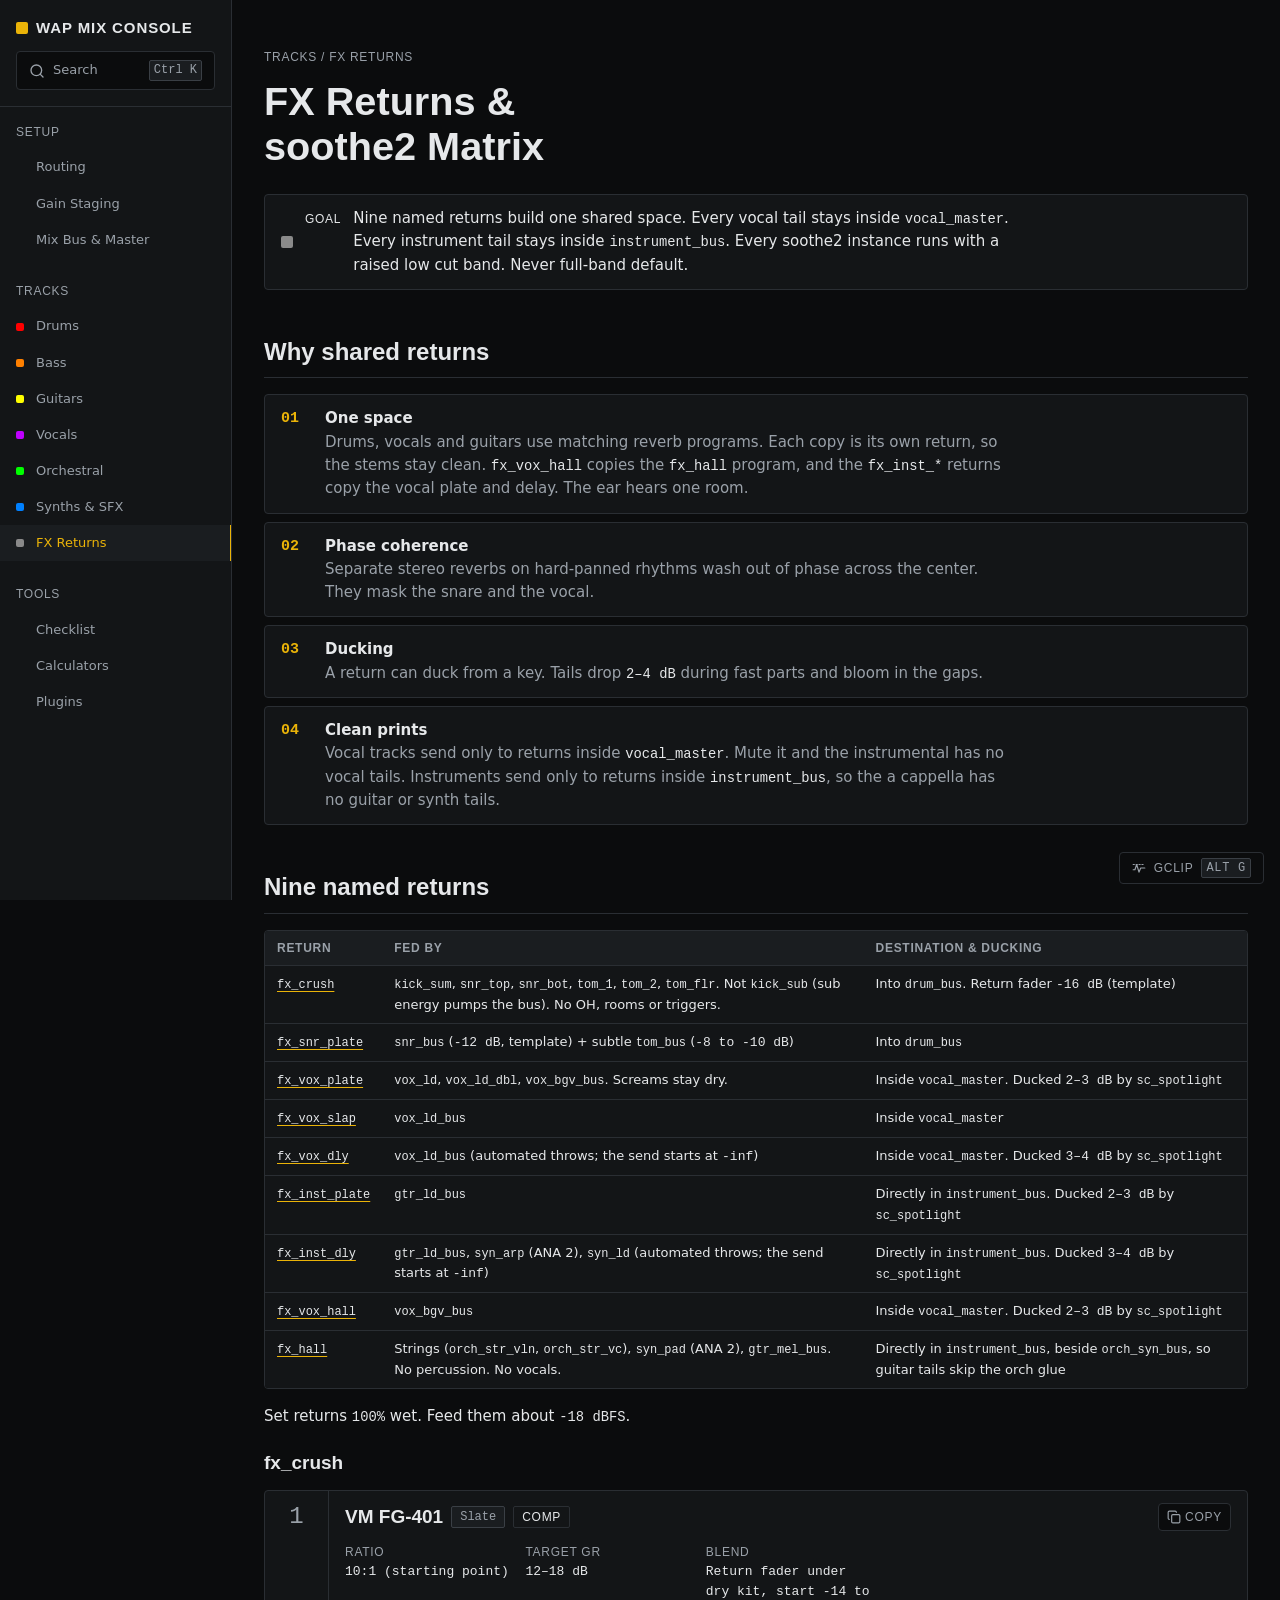
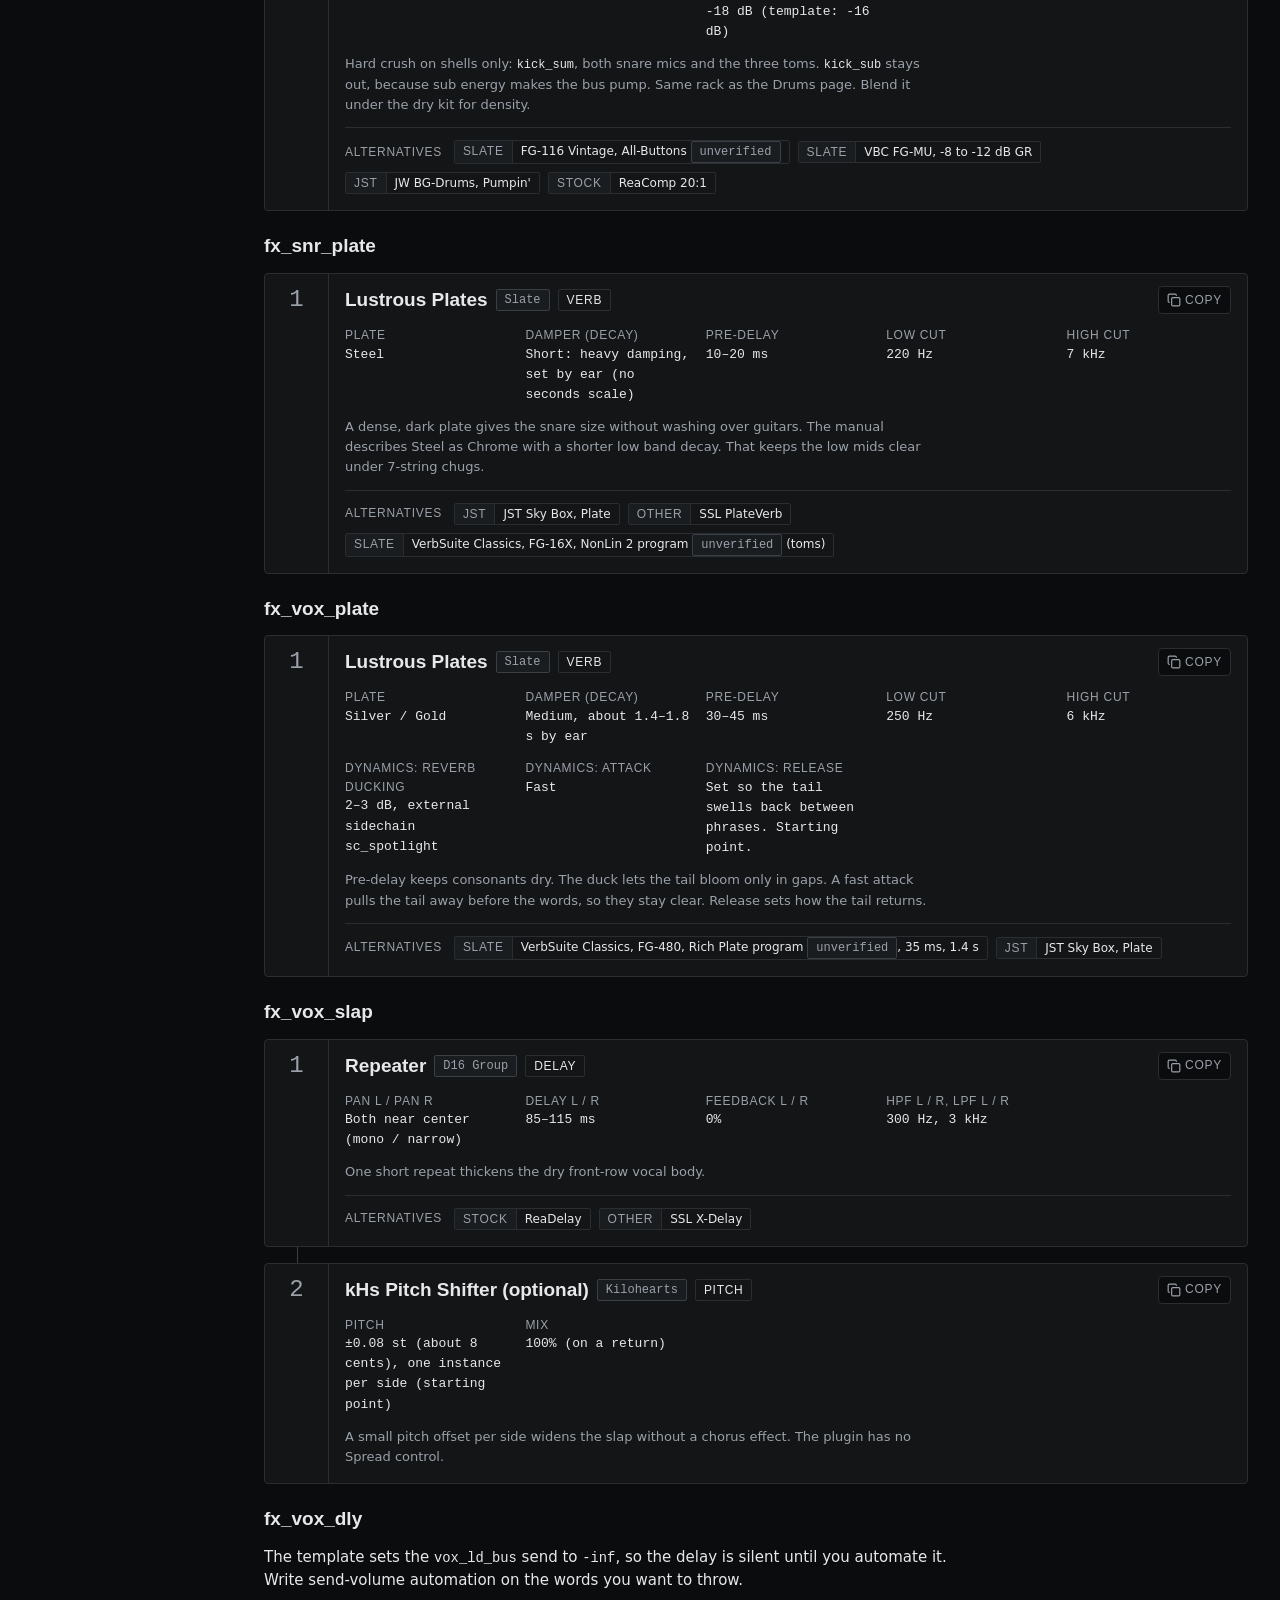
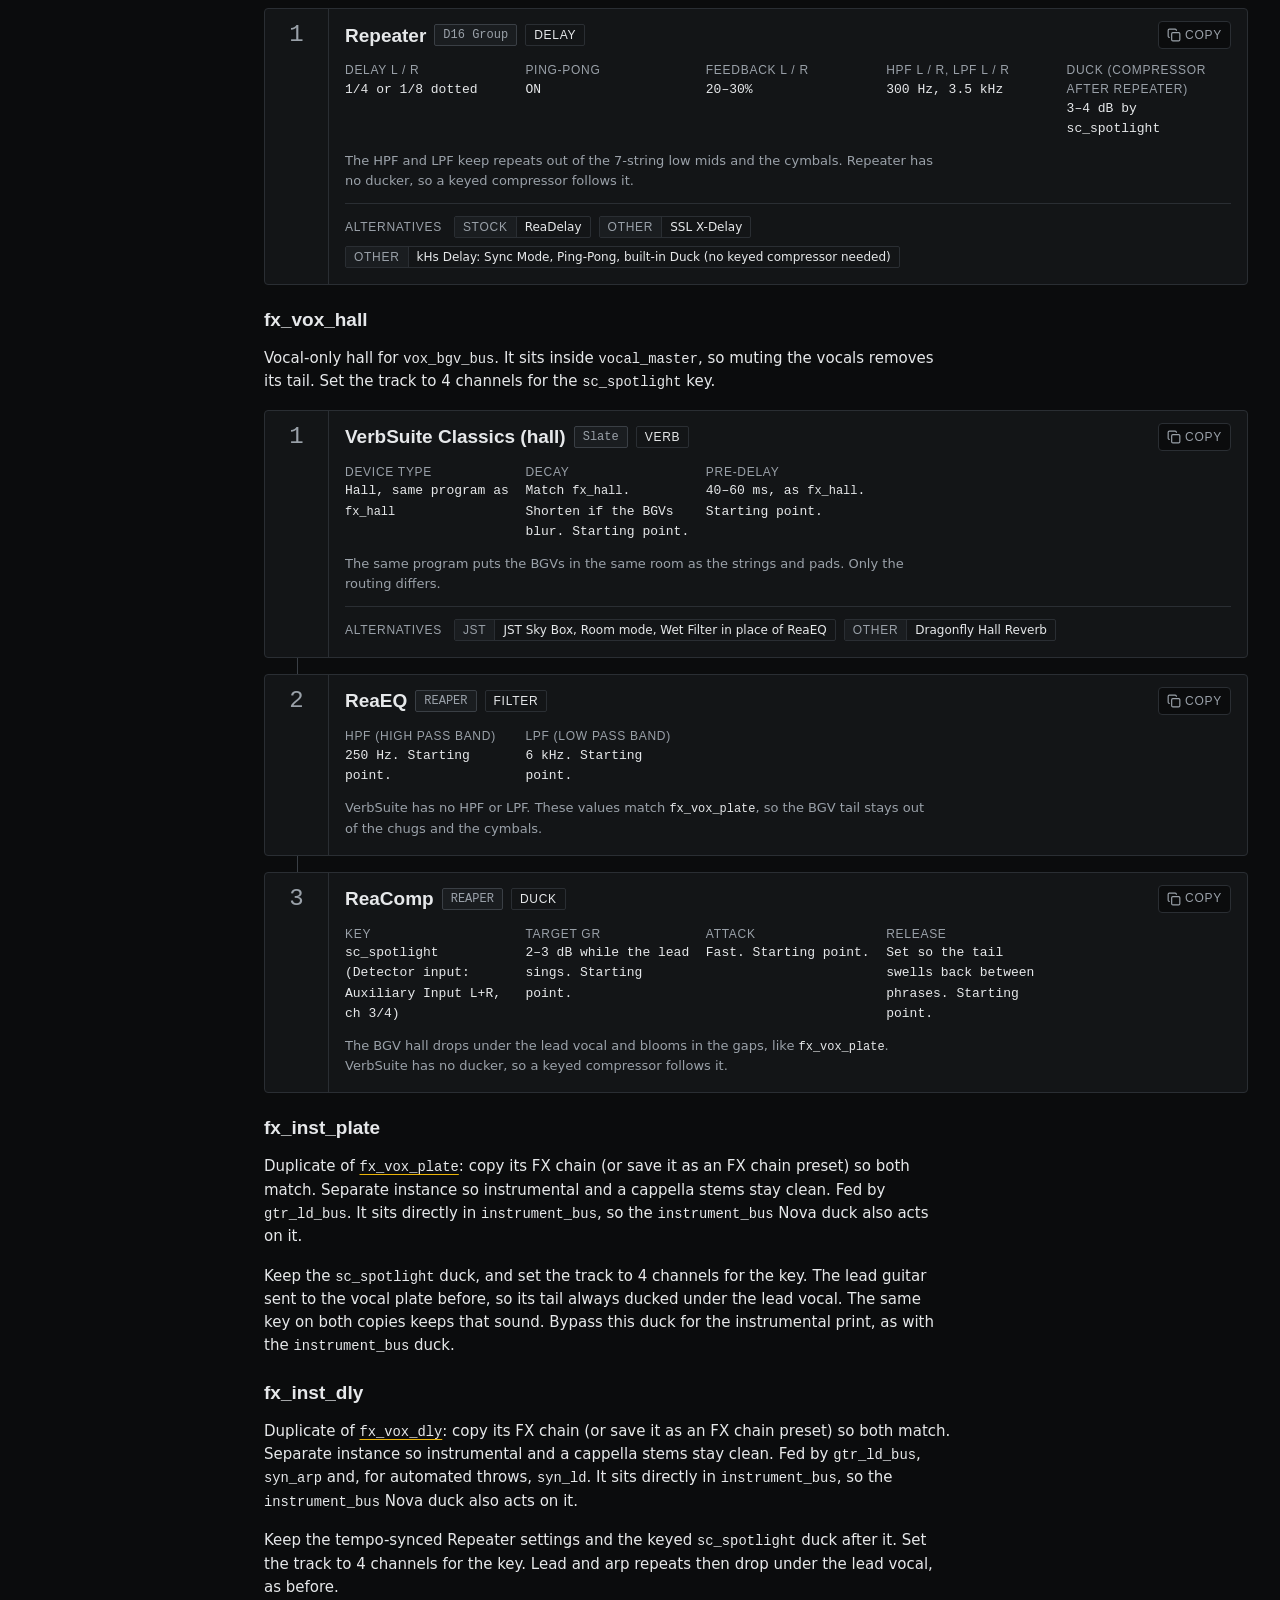
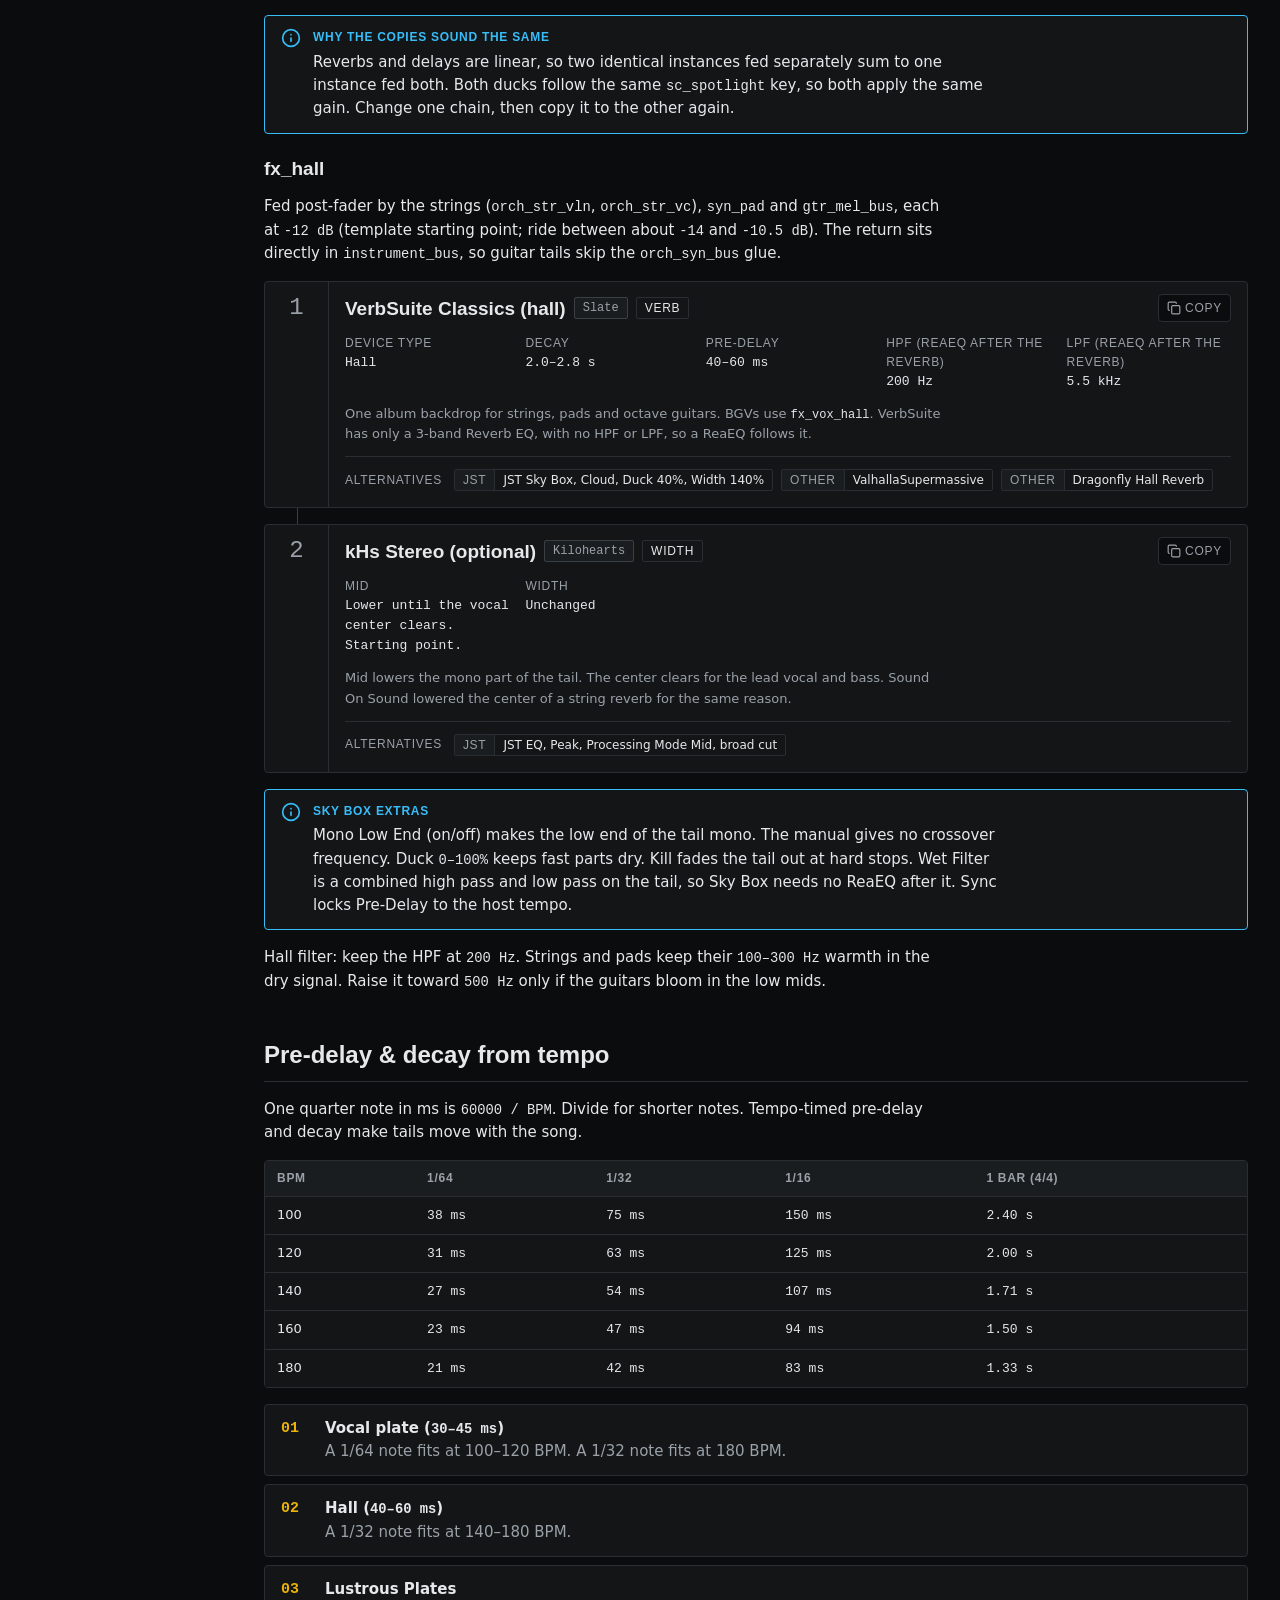
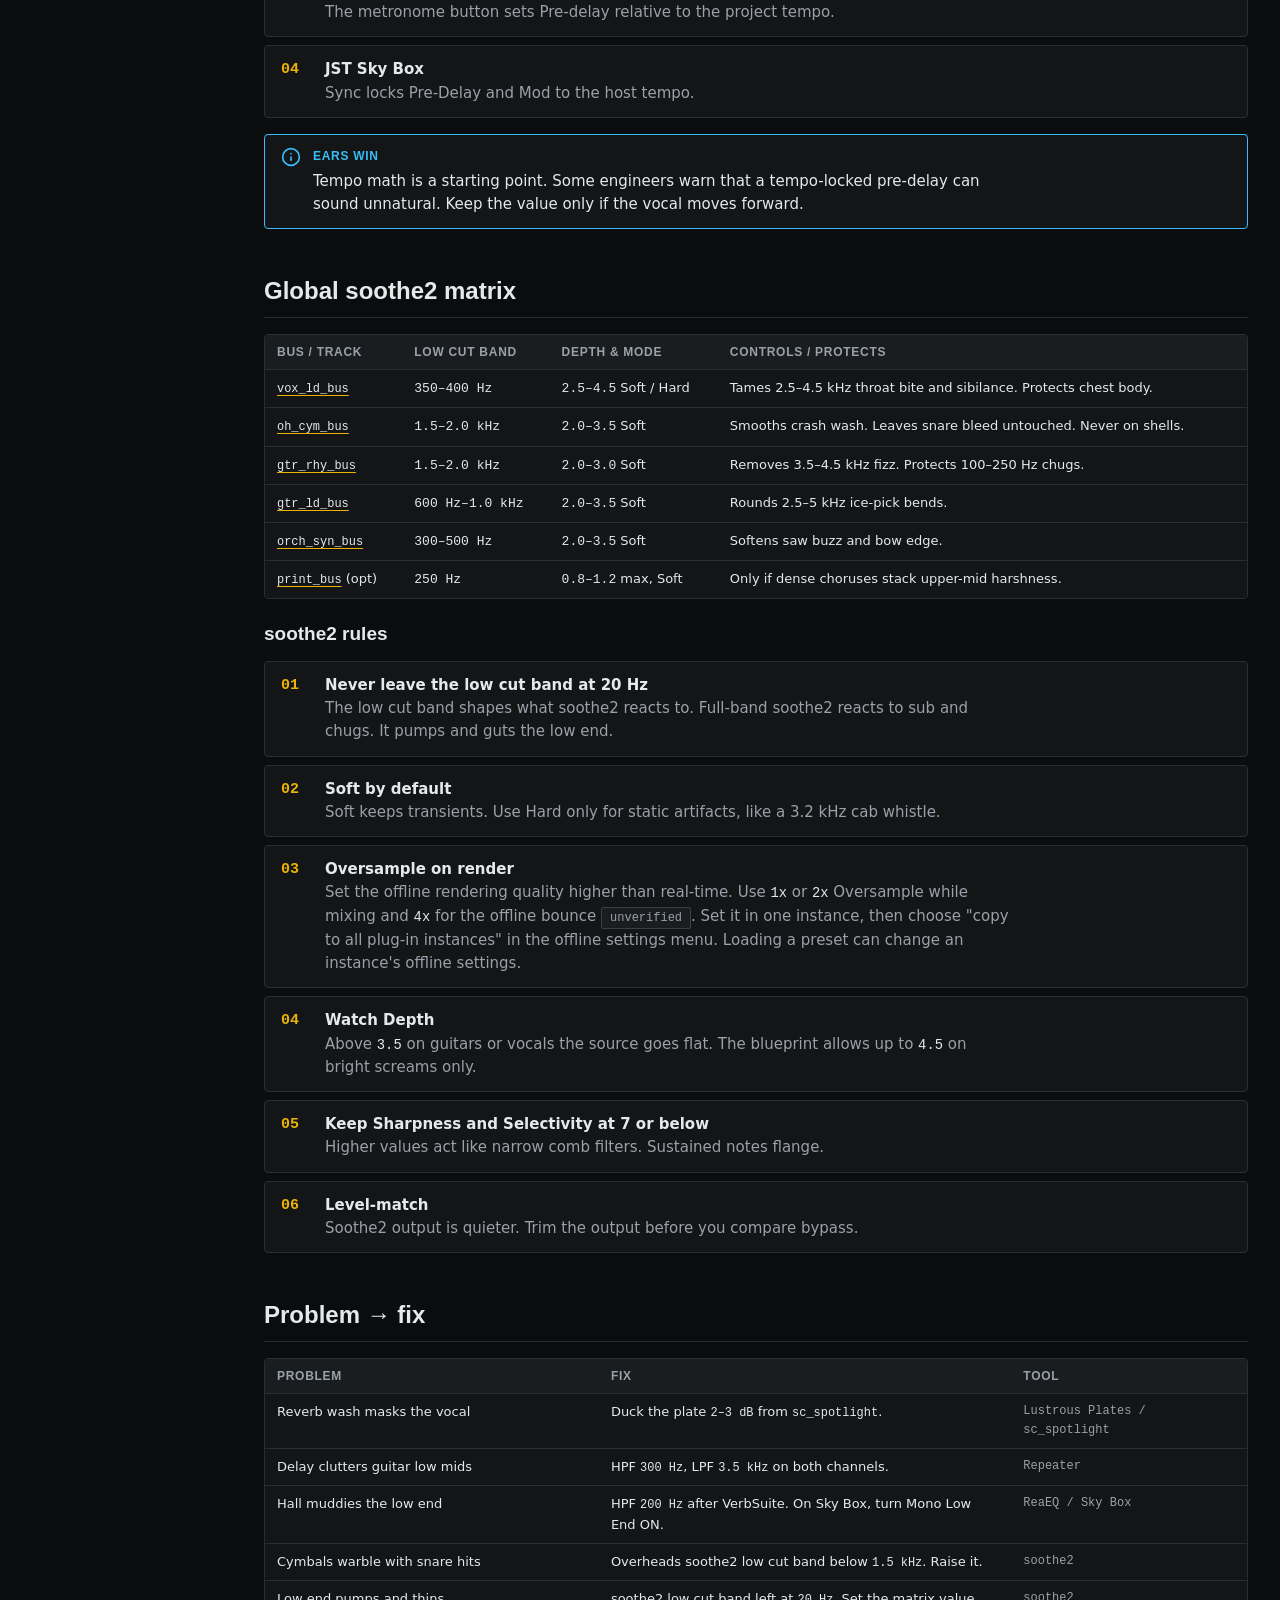
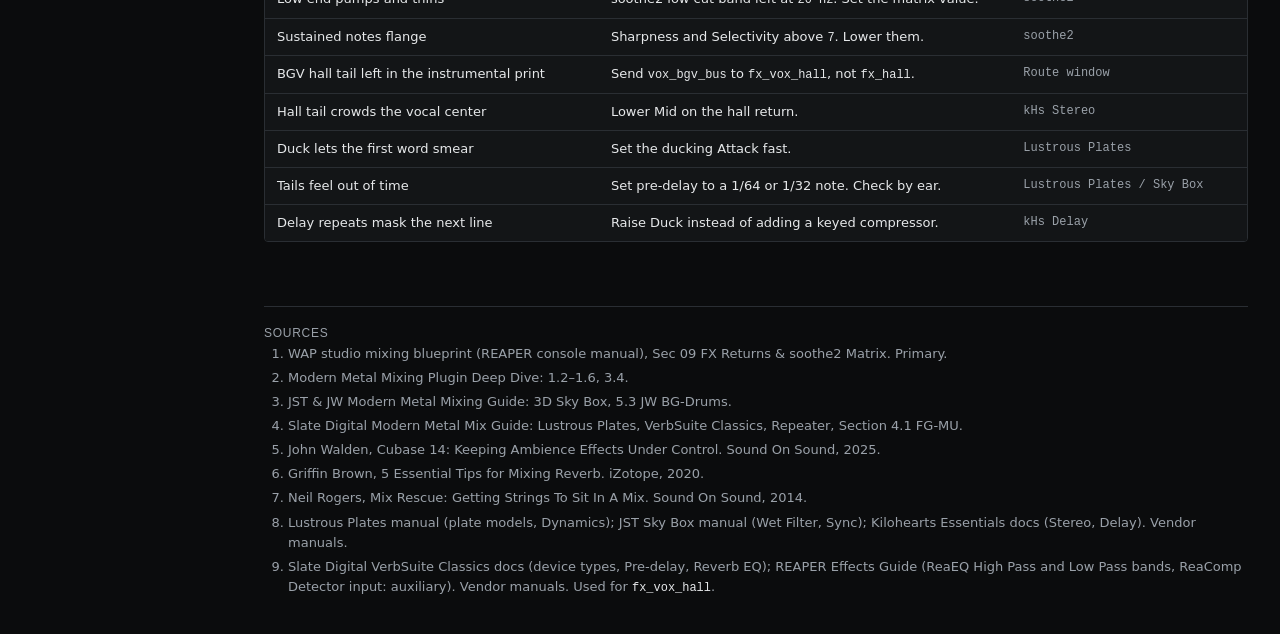
<file: docs/fx-returns.html>
<!doctype html>
<html lang="en">
<head>
<meta charset="utf-8">
<meta name="viewport" content="width=device-width, initial-scale=1">
<title>FX Returns - WAP Mix Console</title>
<link rel="stylesheet" href="css/app.css">
</head>
<body data-page="fx-returns">
<a class="skip-link" href="#main">Skip to content</a>
<nav id="rail"></nav>
<main id="main">
<div class="content">

  <header class="page-header">
    <div class="label">Tracks / FX Returns</div>
    <h1>FX Returns &amp; soothe2 Matrix</h1>
    <div class="goal">
      <span class="gchip gchip--lg gchip--fx" aria-hidden="true"></span>
      <span class="label goal__label">Goal</span>
      <p class="goal__text">Nine named returns build one shared space. Every vocal tail stays inside <code>vocal_master</code>. Every instrument tail stays inside <code>instrument_bus</code>. Every soothe2 instance runs with a raised low cut band. Never full-band default.</p>
    </div>
  </header>

  <section class="section">
    <h2 id="why-shared">Why shared returns</h2>
    <ol class="steps">
      <li><div><span class="steps__title">One space</span><p>Drums, vocals and guitars use matching reverb programs. Each copy is its own return, so the stems stay clean. <code>fx_vox_hall</code> copies the <code>fx_hall</code> program, and the <code>fx_inst_*</code> returns copy the vocal plate and delay. The ear hears one room.</p></div></li>
      <li><div><span class="steps__title">Phase coherence</span><p>Separate stereo reverbs on hard-panned rhythms wash out of phase across the center. They mask the snare and the vocal.</p></div></li>
      <li><div><span class="steps__title">Ducking</span><p>A return can duck from a key. Tails drop <code>2&ndash;4 dB</code> during fast parts and bloom in the gaps.</p></div></li>
      <li><div><span class="steps__title">Clean prints</span><p>Vocal tracks send only to returns inside <code>vocal_master</code>. Mute it and the instrumental has no vocal tails. Instruments send only to returns inside <code>instrument_bus</code>, so the a cappella has no guitar or synth tails.</p></div></li>
    </ol>
  </section>

  <section class="section">
    <h2 id="returns">Nine named returns</h2>
    <div class="table-wrap">
      <table class="table">
        <thead>
          <tr><th scope="col">Return</th><th scope="col">Fed by</th><th scope="col">Destination &amp; ducking</th></tr>
        </thead>
        <tbody>
          <tr><td><a href="#fx-crush"><code>fx_crush</code></a></td><td><code>kick_sum</code>, <code>snr_top</code>, <code>snr_bot</code>, <code>tom_1</code>, <code>tom_2</code>, <code>tom_flr</code>. Not <code>kick_sub</code> (sub energy pumps the bus). No OH, rooms or triggers.</td><td>Into <code>drum_bus</code>. Return fader <span class="mono">-16 dB</span> (template)</td></tr>
          <tr><td><a href="#fx-snr-plate"><code>fx_snr_plate</code></a></td><td><code>snr_bus</code> (<span class="mono">-12 dB</span>, template) + subtle <code>tom_bus</code> (<span class="mono">-8 to -10 dB</span>)</td><td>Into <code>drum_bus</code></td></tr>
          <tr><td><a href="#fx-vox-plate"><code>fx_vox_plate</code></a></td><td><code>vox_ld</code>, <code>vox_ld_dbl</code>, <code>vox_bgv_bus</code>. Screams stay dry.</td><td>Inside <code>vocal_master</code>. Ducked <span class="mono">2&ndash;3 dB</span> by <code>sc_spotlight</code></td></tr>
          <tr><td><a href="#fx-vox-slap"><code>fx_vox_slap</code></a></td><td><code>vox_ld_bus</code></td><td>Inside <code>vocal_master</code></td></tr>
          <tr><td><a href="#fx-vox-dly"><code>fx_vox_dly</code></a></td><td><code>vox_ld_bus</code> (automated throws; the send starts at <span class="mono">-inf</span>)</td><td>Inside <code>vocal_master</code>. Ducked <span class="mono">3&ndash;4 dB</span> by <code>sc_spotlight</code></td></tr>
          <tr><td><a href="#fx-inst-plate"><code>fx_inst_plate</code></a></td><td><code>gtr_ld_bus</code></td><td>Directly in <code>instrument_bus</code>. Ducked <span class="mono">2&ndash;3 dB</span> by <code>sc_spotlight</code></td></tr>
          <tr><td><a href="#fx-inst-dly"><code>fx_inst_dly</code></a></td><td><code>gtr_ld_bus</code>, <code>syn_arp</code> (ANA 2), <code>syn_ld</code> (automated throws; the send starts at <span class="mono">-inf</span>)</td><td>Directly in <code>instrument_bus</code>. Ducked <span class="mono">3&ndash;4 dB</span> by <code>sc_spotlight</code></td></tr>
          <tr><td><a href="#fx-vox-hall"><code>fx_vox_hall</code></a></td><td><code>vox_bgv_bus</code></td><td>Inside <code>vocal_master</code>. Ducked <span class="mono">2&ndash;3 dB</span> by <code>sc_spotlight</code></td></tr>
          <tr><td><a href="#fx-hall"><code>fx_hall</code></a></td><td>Strings (<code>orch_str_vln</code>, <code>orch_str_vc</code>), <code>syn_pad</code> (ANA 2), <code>gtr_mel_bus</code>. No percussion. No vocals.</td><td>Directly in <code>instrument_bus</code>, beside <code>orch_syn_bus</code>, so guitar tails skip the orch glue</td></tr>
        </tbody>
      </table>
    </div>
    <p>Set returns <code>100%</code> wet. Feed them about <code>-18 dBFS</code>.</p>

    <h3 id="fx-crush">fx_crush</h3>
    <ol class="rack">
      <li class="rack__slot">
        <div class="rack__num" aria-hidden="true">1</div>
        <div class="rack__body">
          <div class="rack__head">
            <h4 class="rack__name">VM FG-401</h4>
            <span class="chip">Slate</span>
            <span class="tag">COMP</span>
            <button type="button" class="copy-btn" data-copy="fx-returns-crush" aria-label="Copy VM FG-401 settings"></button>
          </div>
          <dl class="kv" id="fx-returns-crush" data-copy-title="Slot 1 - VM FG-401">
            <div class="kv__item"><dt>Ratio</dt><dd>10:1 (starting point)</dd></div>
            <div class="kv__item"><dt>Target GR</dt><dd>12&ndash;18 dB</dd></div>
            <div class="kv__item"><dt>Blend</dt><dd>Return fader under dry kit, start -14 to -18 dB (template: -16 dB)</dd></div>
          </dl>
          <p class="rack__why">Hard crush on shells only: <code>kick_sum</code>, both snare mics and the three toms. <code>kick_sub</code> stays out, because sub energy makes the bus pump. Same rack as the Drums page. Blend it under the dry kit for density.</p>
          <div class="alts">
            <span class="label alts__title">Alternatives</span>
            <span class="alt"><span class="alt__tag">SLATE</span><span class="alt__name">FG-116 Vintage, All-Buttons <span class="chip">unverified</span></span></span>
            <span class="alt"><span class="alt__tag">SLATE</span><span class="alt__name">VBC FG-MU, -8 to -12 dB GR</span></span>
            <span class="alt"><span class="alt__tag">JST</span><span class="alt__name">JW BG-Drums, Pumpin&#39;</span></span>
            <span class="alt"><span class="alt__tag">STOCK</span><span class="alt__name">ReaComp 20:1</span></span>
          </div>
        </div>
      </li>
    </ol>

    <h3 id="fx-snr-plate">fx_snr_plate</h3>
    <ol class="rack">
      <li class="rack__slot">
        <div class="rack__num" aria-hidden="true">1</div>
        <div class="rack__body">
          <div class="rack__head">
            <h4 class="rack__name">Lustrous Plates</h4>
            <span class="chip">Slate</span>
            <span class="tag">VERB</span>
            <button type="button" class="copy-btn" data-copy="fx-returns-snare-plate" aria-label="Copy Lustrous Plates settings"></button>
          </div>
          <dl class="kv" id="fx-returns-snare-plate" data-copy-title="Slot 1 - Lustrous Plates">
            <div class="kv__item"><dt>Plate</dt><dd>Steel</dd></div>
            <div class="kv__item"><dt>Damper (decay)</dt><dd>Short: heavy damping, set by ear (no seconds scale)</dd></div>
            <div class="kv__item"><dt>Pre-delay</dt><dd>10&ndash;20 ms</dd></div>
            <div class="kv__item"><dt>Low cut</dt><dd>220 Hz</dd></div>
            <div class="kv__item"><dt>High cut</dt><dd>7 kHz</dd></div>
          </dl>
          <p class="rack__why">A dense, dark plate gives the snare size without washing over guitars. The manual describes Steel as Chrome with a shorter low band decay. That keeps the low mids clear under 7-string chugs.</p>
          <div class="alts">
            <span class="label alts__title">Alternatives</span>
            <span class="alt"><span class="alt__tag">JST</span><span class="alt__name">JST Sky Box, Plate</span></span>
            <span class="alt"><span class="alt__tag">OTHER</span><span class="alt__name">SSL PlateVerb</span></span>
            <span class="alt"><span class="alt__tag">SLATE</span><span class="alt__name">VerbSuite Classics, FG-16X, NonLin 2 program <span class="chip">unverified</span> (toms)</span></span>
          </div>
        </div>
      </li>
    </ol>

    <h3 id="fx-vox-plate">fx_vox_plate</h3>
    <ol class="rack">
      <li class="rack__slot">
        <div class="rack__num" aria-hidden="true">1</div>
        <div class="rack__body">
          <div class="rack__head">
            <h4 class="rack__name">Lustrous Plates</h4>
            <span class="chip">Slate</span>
            <span class="tag">VERB</span>
            <button type="button" class="copy-btn" data-copy="fx-returns-vox-plate" aria-label="Copy Lustrous Plates settings"></button>
          </div>
          <dl class="kv" id="fx-returns-vox-plate" data-copy-title="Slot 1 - Lustrous Plates">
            <div class="kv__item"><dt>Plate</dt><dd>Silver / Gold</dd></div>
            <div class="kv__item"><dt>Damper (decay)</dt><dd>Medium, about 1.4&ndash;1.8 s by ear</dd></div>
            <div class="kv__item"><dt>Pre-delay</dt><dd>30&ndash;45 ms</dd></div>
            <div class="kv__item"><dt>Low cut</dt><dd>250 Hz</dd></div>
            <div class="kv__item"><dt>High cut</dt><dd>6 kHz</dd></div>
            <div class="kv__item"><dt>Dynamics: Reverb ducking</dt><dd>2&ndash;3 dB, external sidechain sc_spotlight</dd></div>
            <div class="kv__item"><dt>Dynamics: Attack</dt><dd>Fast</dd></div>
            <div class="kv__item"><dt>Dynamics: Release</dt><dd>Set so the tail swells back between phrases. Starting point.</dd></div>
          </dl>
          <p class="rack__why">Pre-delay keeps consonants dry. The duck lets the tail bloom only in gaps. A fast attack pulls the tail away before the words, so they stay clear. Release sets how the tail returns.</p>
          <div class="alts">
            <span class="label alts__title">Alternatives</span>
            <span class="alt"><span class="alt__tag">SLATE</span><span class="alt__name">VerbSuite Classics, FG-480, Rich Plate program <span class="chip">unverified</span>, 35 ms, 1.4 s</span></span>
            <span class="alt"><span class="alt__tag">JST</span><span class="alt__name">JST Sky Box, Plate</span></span>
          </div>
        </div>
      </li>
    </ol>

    <h3 id="fx-vox-slap">fx_vox_slap</h3>
    <ol class="rack">
      <li class="rack__slot">
        <div class="rack__num" aria-hidden="true">1</div>
        <div class="rack__body">
          <div class="rack__head">
            <h4 class="rack__name">Repeater</h4>
            <span class="chip">D16 Group</span>
            <span class="tag">DELAY</span>
            <button type="button" class="copy-btn" data-copy="fx-returns-slap" aria-label="Copy Repeater settings"></button>
          </div>
          <dl class="kv" id="fx-returns-slap" data-copy-title="Slot 1 - Repeater">
            <div class="kv__item"><dt>Pan L / Pan R</dt><dd>Both near center (mono / narrow)</dd></div>
            <div class="kv__item"><dt>Delay L / R</dt><dd>85&ndash;115 ms</dd></div>
            <div class="kv__item"><dt>Feedback L / R</dt><dd>0%</dd></div>
            <div class="kv__item"><dt>HPF L / R, LPF L / R</dt><dd>300 Hz, 3 kHz</dd></div>
          </dl>
          <p class="rack__why">One short repeat thickens the dry front-row vocal body.</p>
          <div class="alts">
            <span class="label alts__title">Alternatives</span>
            <span class="alt"><span class="alt__tag">STOCK</span><span class="alt__name">ReaDelay</span></span>
            <span class="alt"><span class="alt__tag">OTHER</span><span class="alt__name">SSL X-Delay</span></span>
          </div>
        </div>
      </li>
      <li class="rack__slot">
        <div class="rack__num" aria-hidden="true">2</div>
        <div class="rack__body">
          <div class="rack__head">
            <h4 class="rack__name">kHs Pitch Shifter (optional)</h4>
            <span class="chip">Kilohearts</span>
            <span class="tag">PITCH</span>
            <button type="button" class="copy-btn" data-copy="fx-returns-pitch" aria-label="Copy kHs Pitch Shifter (optional) settings"></button>
          </div>
          <dl class="kv" id="fx-returns-pitch" data-copy-title="Slot 2 - kHs Pitch Shifter (optional)">
            <div class="kv__item"><dt>Pitch</dt><dd>&plusmn;0.08 st (about 8 cents), one instance per side (starting point)</dd></div>
            <div class="kv__item"><dt>Mix</dt><dd>100% (on a return)</dd></div>
          </dl>
          <p class="rack__why">A small pitch offset per side widens the slap without a chorus effect. The plugin has no Spread control.</p>
        </div>
      </li>
    </ol>

    <h3 id="fx-vox-dly">fx_vox_dly</h3>
    <p>The template sets the <code>vox_ld_bus</code> send to <code>-inf</code>, so the delay is silent until you automate it. Write send-volume automation on the words you want to throw.</p>
    <ol class="rack">
      <li class="rack__slot">
        <div class="rack__num" aria-hidden="true">1</div>
        <div class="rack__body">
          <div class="rack__head">
            <h4 class="rack__name">Repeater</h4>
            <span class="chip">D16 Group</span>
            <span class="tag">DELAY</span>
            <button type="button" class="copy-btn" data-copy="fx-returns-tempo" aria-label="Copy Repeater settings"></button>
          </div>
          <dl class="kv" id="fx-returns-tempo" data-copy-title="Slot 1 - Repeater">
            <div class="kv__item"><dt>Delay L / R</dt><dd>1/4 or 1/8 dotted</dd></div>
            <div class="kv__item"><dt>Ping-Pong</dt><dd>ON</dd></div>
            <div class="kv__item"><dt>Feedback L / R</dt><dd>20&ndash;30%</dd></div>
            <div class="kv__item"><dt>HPF L / R, LPF L / R</dt><dd>300 Hz, 3.5 kHz</dd></div>
            <div class="kv__item"><dt>Duck (compressor after Repeater)</dt><dd>3&ndash;4 dB by sc_spotlight</dd></div>
          </dl>
          <p class="rack__why">The HPF and LPF keep repeats out of the 7-string low mids and the cymbals. Repeater has no ducker, so a keyed compressor follows it.</p>
          <div class="alts">
            <span class="label alts__title">Alternatives</span>
            <span class="alt"><span class="alt__tag">STOCK</span><span class="alt__name">ReaDelay</span></span>
            <span class="alt"><span class="alt__tag">OTHER</span><span class="alt__name">SSL X-Delay</span></span>
            <span class="alt"><span class="alt__tag">OTHER</span><span class="alt__name">kHs Delay: Sync Mode, Ping-Pong, built-in Duck (no keyed compressor needed)</span></span>
          </div>
        </div>
      </li>
    </ol>

    <h3 id="fx-vox-hall">fx_vox_hall</h3>
    <p>Vocal-only hall for <code>vox_bgv_bus</code>. It sits inside <code>vocal_master</code>, so muting the vocals removes its tail. Set the track to 4 channels for the <code>sc_spotlight</code> key.</p>
    <ol class="rack">
      <li class="rack__slot">
        <div class="rack__num" aria-hidden="true">1</div>
        <div class="rack__body">
          <div class="rack__head">
            <h4 class="rack__name">VerbSuite Classics (hall)</h4>
            <span class="chip">Slate</span>
            <span class="tag">VERB</span>
            <button type="button" class="copy-btn" data-copy="fx-returns-vox-hall" aria-label="Copy VerbSuite Classics (hall) settings"></button>
          </div>
          <dl class="kv" id="fx-returns-vox-hall" data-copy-title="fx_vox_hall Slot 1 - VerbSuite Classics (hall)">
            <div class="kv__item"><dt>Device type</dt><dd>Hall, same program as <code>fx_hall</code></dd></div>
            <div class="kv__item"><dt>Decay</dt><dd>Match <code>fx_hall</code>. Shorten if the BGVs blur. Starting point.</dd></div>
            <div class="kv__item"><dt>Pre-delay</dt><dd>40&ndash;60 ms, as <code>fx_hall</code>. Starting point.</dd></div>
          </dl>
          <p class="rack__why">The same program puts the BGVs in the same room as the strings and pads. Only the routing differs.</p>
          <div class="alts">
            <span class="label alts__title">Alternatives</span>
            <span class="alt"><span class="alt__tag">JST</span><span class="alt__name">JST Sky Box, Room mode, Wet Filter in place of ReaEQ</span></span>
            <span class="alt"><span class="alt__tag">OTHER</span><span class="alt__name">Dragonfly Hall Reverb</span></span>
          </div>
        </div>
      </li>
      <li class="rack__slot">
        <div class="rack__num" aria-hidden="true">2</div>
        <div class="rack__body">
          <div class="rack__head">
            <h4 class="rack__name">ReaEQ</h4>
            <span class="chip">REAPER</span>
            <span class="tag">FILTER</span>
            <button type="button" class="copy-btn" data-copy="fx-returns-vox-hall-eq" aria-label="Copy ReaEQ settings"></button>
          </div>
          <dl class="kv" id="fx-returns-vox-hall-eq" data-copy-title="fx_vox_hall Slot 2 - ReaEQ">
            <div class="kv__item"><dt>HPF (High Pass band)</dt><dd>250 Hz. Starting point.</dd></div>
            <div class="kv__item"><dt>LPF (Low Pass band)</dt><dd>6 kHz. Starting point.</dd></div>
          </dl>
          <p class="rack__why">VerbSuite has no HPF or LPF. These values match <code>fx_vox_plate</code>, so the BGV tail stays out of the chugs and the cymbals.</p>
        </div>
      </li>
      <li class="rack__slot">
        <div class="rack__num" aria-hidden="true">3</div>
        <div class="rack__body">
          <div class="rack__head">
            <h4 class="rack__name">ReaComp</h4>
            <span class="chip">REAPER</span>
            <span class="tag">DUCK</span>
            <button type="button" class="copy-btn" data-copy="fx-returns-vox-hall-duck" aria-label="Copy ReaComp settings"></button>
          </div>
          <dl class="kv" id="fx-returns-vox-hall-duck" data-copy-title="fx_vox_hall Slot 3 - ReaComp sc_spotlight ducker">
            <div class="kv__item"><dt>Key</dt><dd>sc_spotlight (Detector input: Auxiliary Input L+R, ch 3/4)</dd></div>
            <div class="kv__item"><dt>Target GR</dt><dd>2&ndash;3 dB while the lead sings. Starting point.</dd></div>
            <div class="kv__item"><dt>Attack</dt><dd>Fast. Starting point.</dd></div>
            <div class="kv__item"><dt>Release</dt><dd>Set so the tail swells back between phrases. Starting point.</dd></div>
          </dl>
          <p class="rack__why">The BGV hall drops under the lead vocal and blooms in the gaps, like <code>fx_vox_plate</code>. VerbSuite has no ducker, so a keyed compressor follows it.</p>
        </div>
      </li>
    </ol>

    <h3 id="fx-inst-plate">fx_inst_plate</h3>
    <p>Duplicate of <a href="#fx-vox-plate"><code>fx_vox_plate</code></a>: copy its FX chain (or save it as an FX chain preset) so both match. Separate instance so instrumental and a cappella stems stay clean. Fed by <code>gtr_ld_bus</code>. It sits directly in <code>instrument_bus</code>, so the <code>instrument_bus</code> Nova duck also acts on it.</p>
    <p>Keep the <code>sc_spotlight</code> duck, and set the track to 4 channels for the key. The lead guitar sent to the vocal plate before, so its tail always ducked under the lead vocal. The same key on both copies keeps that sound. Bypass this duck for the instrumental print, as with the <code>instrument_bus</code> duck.</p>

    <h3 id="fx-inst-dly">fx_inst_dly</h3>
    <p>Duplicate of <a href="#fx-vox-dly"><code>fx_vox_dly</code></a>: copy its FX chain (or save it as an FX chain preset) so both match. Separate instance so instrumental and a cappella stems stay clean. Fed by <code>gtr_ld_bus</code>, <code>syn_arp</code> and, for automated throws, <code>syn_ld</code>. It sits directly in <code>instrument_bus</code>, so the <code>instrument_bus</code> Nova duck also acts on it.</p>
    <p>Keep the tempo-synced Repeater settings and the keyed <code>sc_spotlight</code> duck after it. Set the track to 4 channels for the key. Lead and arp repeats then drop under the lead vocal, as before.</p>

    <div class="callout callout--info" role="note">
      <svg class="icon" viewBox="0 0 24 24" aria-hidden="true" focusable="false"><circle cx="12" cy="12" r="10"/><path d="M12 16v-4"/><path d="M12 8h.01"/></svg>
      <div class="callout__body">
        <span class="callout__title">Why the copies sound the same</span>
        <p>Reverbs and delays are linear, so two identical instances fed separately sum to one instance fed both. Both ducks follow the same <code>sc_spotlight</code> key, so both apply the same gain. Change one chain, then copy it to the other again.</p>
      </div>
    </div>

    <h3 id="fx-hall">fx_hall</h3>
    <p>Fed post-fader by the strings (<code>orch_str_vln</code>, <code>orch_str_vc</code>), <code>syn_pad</code> and <code>gtr_mel_bus</code>, each at <code>-12 dB</code> (template starting point; ride between about <code>-14</code> and <code>-10.5 dB</code>). The return sits directly in <code>instrument_bus</code>, so guitar tails skip the <code>orch_syn_bus</code> glue.</p>
    <ol class="rack">
      <li class="rack__slot">
        <div class="rack__num" aria-hidden="true">1</div>
        <div class="rack__body">
          <div class="rack__head">
            <h4 class="rack__name">VerbSuite Classics (hall)</h4>
            <span class="chip">Slate</span>
            <span class="tag">VERB</span>
            <button type="button" class="copy-btn" data-copy="fx-returns-hall" aria-label="Copy VerbSuite Classics (hall) settings"></button>
          </div>
          <dl class="kv" id="fx-returns-hall" data-copy-title="Slot 1 - VerbSuite Classics (hall)">
            <div class="kv__item"><dt>Device type</dt><dd>Hall</dd></div>
            <div class="kv__item"><dt>Decay</dt><dd>2.0&ndash;2.8 s</dd></div>
            <div class="kv__item"><dt>Pre-delay</dt><dd>40&ndash;60 ms</dd></div>
            <div class="kv__item"><dt>HPF (ReaEQ after the reverb)</dt><dd>200 Hz</dd></div>
            <div class="kv__item"><dt>LPF (ReaEQ after the reverb)</dt><dd>5.5 kHz</dd></div>
          </dl>
          <p class="rack__why">One album backdrop for strings, pads and octave guitars. BGVs use <code>fx_vox_hall</code>. VerbSuite has only a 3-band Reverb EQ, with no HPF or LPF, so a ReaEQ follows it.</p>
          <div class="alts">
            <span class="label alts__title">Alternatives</span>
            <span class="alt"><span class="alt__tag">JST</span><span class="alt__name">JST Sky Box, Cloud, Duck 40%, Width 140%</span></span>
            <span class="alt"><span class="alt__tag">OTHER</span><span class="alt__name">ValhallaSupermassive</span></span>
            <span class="alt"><span class="alt__tag">OTHER</span><span class="alt__name">Dragonfly Hall Reverb</span></span>
          </div>
        </div>
      </li>
      <li class="rack__slot">
        <div class="rack__num" aria-hidden="true">2</div>
        <div class="rack__body">
          <div class="rack__head">
            <h4 class="rack__name">kHs Stereo (optional)</h4>
            <span class="chip">Kilohearts</span>
            <span class="tag">WIDTH</span>
            <button type="button" class="copy-btn" data-copy="fx-returns-hall-mid" aria-label="Copy kHs Stereo (optional) settings"></button>
          </div>
          <dl class="kv" id="fx-returns-hall-mid" data-copy-title="Slot 2 - kHs Stereo (optional)">
            <div class="kv__item"><dt>Mid</dt><dd>Lower until the vocal center clears. Starting point.</dd></div>
            <div class="kv__item"><dt>Width</dt><dd>Unchanged</dd></div>
          </dl>
          <p class="rack__why">Mid lowers the mono part of the tail. The center clears for the lead vocal and bass. Sound On Sound lowered the center of a string reverb for the same reason.</p>
          <div class="alts">
            <span class="label alts__title">Alternatives</span>
            <span class="alt"><span class="alt__tag">JST</span><span class="alt__name">JST EQ, Peak, Processing Mode Mid, broad cut</span></span>
          </div>
        </div>
      </li>
    </ol>
    <div class="callout callout--info" role="note">
      <svg class="icon" viewBox="0 0 24 24" aria-hidden="true" focusable="false"><circle cx="12" cy="12" r="10"/><path d="M12 16v-4"/><path d="M12 8h.01"/></svg>
      <div class="callout__body">
        <span class="callout__title">Sky Box extras</span>
        <p>Mono Low End (on/off) makes the low end of the tail mono. The manual gives no crossover frequency. Duck <code>0&ndash;100%</code> keeps fast parts dry. Kill fades the tail out at hard stops. Wet Filter is a combined high pass and low pass on the tail, so Sky Box needs no ReaEQ after it. Sync locks Pre-Delay to the host tempo.</p>
      </div>
    </div>
    <p>Hall filter: keep the HPF at <code>200 Hz</code>. Strings and pads keep their <code>100&ndash;300 Hz</code> warmth in the dry signal. Raise it toward <code>500 Hz</code> only if the guitars bloom in the low mids.</p>
  </section>

  <section class="section">
    <h2 id="tempo-math">Pre-delay &amp; decay from tempo</h2>
    <p>One quarter note in ms is <code>60000 / BPM</code>. Divide for shorter notes. Tempo-timed pre-delay and decay make tails move with the song.</p>
    <div class="table-wrap">
      <table class="table">
        <thead>
          <tr><th scope="col">BPM</th><th scope="col">1/64</th><th scope="col">1/32</th><th scope="col">1/16</th><th scope="col">1 bar (4/4)</th></tr>
        </thead>
        <tbody>
          <tr><td>100</td><td><span class="mono">38 ms</span></td><td><span class="mono">75 ms</span></td><td><span class="mono">150 ms</span></td><td><span class="mono">2.40 s</span></td></tr>
          <tr><td>120</td><td><span class="mono">31 ms</span></td><td><span class="mono">63 ms</span></td><td><span class="mono">125 ms</span></td><td><span class="mono">2.00 s</span></td></tr>
          <tr><td>140</td><td><span class="mono">27 ms</span></td><td><span class="mono">54 ms</span></td><td><span class="mono">107 ms</span></td><td><span class="mono">1.71 s</span></td></tr>
          <tr><td>160</td><td><span class="mono">23 ms</span></td><td><span class="mono">47 ms</span></td><td><span class="mono">94 ms</span></td><td><span class="mono">1.50 s</span></td></tr>
          <tr><td>180</td><td><span class="mono">21 ms</span></td><td><span class="mono">42 ms</span></td><td><span class="mono">83 ms</span></td><td><span class="mono">1.33 s</span></td></tr>
        </tbody>
      </table>
    </div>
    <ol class="steps">
      <li><div><span class="steps__title">Vocal plate (<code>30&ndash;45 ms</code>)</span><p>A 1/64 note fits at 100&ndash;120 BPM. A 1/32 note fits at 180 BPM.</p></div></li>
      <li><div><span class="steps__title">Hall (<code>40&ndash;60 ms</code>)</span><p>A 1/32 note fits at 140&ndash;180 BPM.</p></div></li>
      <li><div><span class="steps__title">Lustrous Plates</span><p>The metronome button sets Pre-delay relative to the project tempo.</p></div></li>
      <li><div><span class="steps__title">JST Sky Box</span><p>Sync locks Pre-Delay and Mod to the host tempo.</p></div></li>
    </ol>
    <div class="callout callout--info" role="note">
      <svg class="icon" viewBox="0 0 24 24" aria-hidden="true" focusable="false"><circle cx="12" cy="12" r="10"/><path d="M12 16v-4"/><path d="M12 8h.01"/></svg>
      <div class="callout__body">
        <span class="callout__title">Ears win</span>
        <p>Tempo math is a starting point. Some engineers warn that a tempo-locked pre-delay can sound unnatural. Keep the value only if the vocal moves forward.</p>
      </div>
    </div>
  </section>

  <section class="section">
    <h2 id="soothe2-matrix">Global soothe2 matrix</h2>
    <div class="table-wrap">
      <table class="table">
        <thead>
          <tr><th scope="col">Bus / track</th><th scope="col">Low cut band</th><th scope="col">Depth &amp; mode</th><th scope="col">Controls / protects</th></tr>
        </thead>
        <tbody>
          <tr><td><a href="vocals.html#lead-chain"><code>vox_ld_bus</code></a></td><td><span class="mono">350&ndash;400 Hz</span></td><td><span class="mono">2.5&ndash;4.5</span> Soft / Hard</td><td>Tames 2.5&ndash;4.5 kHz throat bite and sibilance. Protects chest body.</td></tr>
          <tr><td><a href="drums.html"><code>oh_cym_bus</code></a></td><td><span class="mono">1.5&ndash;2.0 kHz</span></td><td><span class="mono">2.0&ndash;3.5</span> Soft</td><td>Smooths crash wash. Leaves snare bleed untouched. Never on shells.</td></tr>
          <tr><td><a href="guitars.html#rhythm-chain"><code>gtr_rhy_bus</code></a></td><td><span class="mono">1.5&ndash;2.0 kHz</span></td><td><span class="mono">2.0&ndash;3.0</span> Soft</td><td>Removes 3.5&ndash;4.5 kHz fizz. Protects 100&ndash;250 Hz chugs.</td></tr>
          <tr><td><a href="guitars.html#lead-chain"><code>gtr_ld_bus</code></a></td><td><span class="mono">600 Hz&ndash;1.0 kHz</span></td><td><span class="mono">2.0&ndash;3.5</span> Soft</td><td>Rounds 2.5&ndash;5 kHz ice-pick bends.</td></tr>
          <tr><td><a href="orchestral.html#bus"><code>orch_syn_bus</code></a></td><td><span class="mono">300&ndash;500 Hz</span></td><td><span class="mono">2.0&ndash;3.5</span> Soft</td><td>Softens saw buzz and bow edge.</td></tr>
          <tr><td><a href="mix-bus.html"><code>print_bus</code></a> (opt)</td><td><span class="mono">250 Hz</span></td><td><span class="mono">0.8&ndash;1.2</span> max, Soft</td><td>Only if dense choruses stack upper-mid harshness.</td></tr>
        </tbody>
      </table>
    </div>

    <h3 id="soothe2-rules">soothe2 rules</h3>
    <ol class="steps">
      <li><div><span class="steps__title">Never leave the low cut band at 20 Hz</span><p>The low cut band shapes what soothe2 reacts to. Full-band soothe2 reacts to sub and chugs. It pumps and guts the low end.</p></div></li>
      <li><div><span class="steps__title">Soft by default</span><p>Soft keeps transients. Use Hard only for static artifacts, like a 3.2 kHz cab whistle.</p></div></li>
      <li><div><span class="steps__title">Oversample on render</span><p>Set the offline rendering quality higher than real-time. Use <code>1x</code> or <code>2x</code> Oversample while mixing and <code>4x</code> for the offline bounce <span class="chip">unverified</span>. Set it in one instance, then choose "copy to all plug-in instances" in the offline settings menu. Loading a preset can change an instance's offline settings.</p></div></li>
      <li><div><span class="steps__title">Watch Depth</span><p>Above <code>3.5</code> on guitars or vocals the source goes flat. The blueprint allows up to <code>4.5</code> on bright screams only.</p></div></li>
      <li><div><span class="steps__title">Keep Sharpness and Selectivity at 7 or below</span><p>Higher values act like narrow comb filters. Sustained notes flange.</p></div></li>
      <li><div><span class="steps__title">Level-match</span><p>Soothe2 output is quieter. Trim the output before you compare bypass.</p></div></li>
    </ol>
  </section>

  <section class="section">
    <h2 id="problems">Problem &rarr; fix</h2>
    <div class="table-wrap">
      <table class="table table--pf">
        <thead>
          <tr><th scope="col">Problem</th><th scope="col">Fix</th><th scope="col">Tool</th></tr>
        </thead>
        <tbody>
          <tr><td>Reverb wash masks the vocal</td><td>Duck the plate <code>2&ndash;3 dB</code> from <code>sc_spotlight</code>.</td><td>Lustrous Plates / sc_spotlight</td></tr>
          <tr><td>Delay clutters guitar low mids</td><td>HPF <code>300 Hz</code>, LPF <code>3.5 kHz</code> on both channels.</td><td>Repeater</td></tr>
          <tr><td>Hall muddies the low end</td><td>HPF <code>200 Hz</code> after VerbSuite. On Sky Box, turn Mono Low End ON.</td><td>ReaEQ / Sky Box</td></tr>
          <tr><td>Cymbals warble with snare hits</td><td>Overheads soothe2 low cut band below <code>1.5 kHz</code>. Raise it.</td><td>soothe2</td></tr>
          <tr><td>Low end pumps and thins</td><td>soothe2 low cut band left at <code>20 Hz</code>. Set the matrix value.</td><td>soothe2</td></tr>
          <tr><td>Sustained notes flange</td><td>Sharpness and Selectivity above <code>7</code>. Lower them.</td><td>soothe2</td></tr>
          <tr><td>BGV hall tail left in the instrumental print</td><td>Send <code>vox_bgv_bus</code> to <code>fx_vox_hall</code>, not <code>fx_hall</code>.</td><td>Route window</td></tr>
          <tr><td>Hall tail crowds the vocal center</td><td>Lower Mid on the hall return.</td><td>kHs Stereo</td></tr>
          <tr><td>Duck lets the first word smear</td><td>Set the ducking Attack fast.</td><td>Lustrous Plates</td></tr>
          <tr><td>Tails feel out of time</td><td>Set pre-delay to a 1/64 or 1/32 note. Check by ear.</td><td>Lustrous Plates / Sky Box</td></tr>
          <tr><td>Delay repeats mask the next line</td><td>Raise Duck instead of adding a keyed compressor.</td><td>kHs Delay</td></tr>
        </tbody>
      </table>
    </div>
  </section>

  <footer class="page-foot">
    <span class="label">Sources</span>
    <ol class="sources">
      <li>WAP studio mixing blueprint (REAPER console manual), Sec 09 FX Returns &amp; soothe2 Matrix. Primary.</li>
      <li>Modern Metal Mixing Plugin Deep Dive: 1.2&ndash;1.6, 3.4.</li>
      <li>JST &amp; JW Modern Metal Mixing Guide: 3D Sky Box, 5.3 JW BG-Drums.</li>
      <li>Slate Digital Modern Metal Mix Guide: Lustrous Plates, VerbSuite Classics, Repeater, Section 4.1 FG-MU.</li>
      <li>John Walden, Cubase 14: Keeping Ambience Effects Under Control. Sound On Sound, 2025.</li>
      <li>Griffin Brown, 5 Essential Tips for Mixing Reverb. iZotope, 2020.</li>
      <li>Neil Rogers, Mix Rescue: Getting Strings To Sit In A Mix. Sound On Sound, 2014.</li>
      <li>Lustrous Plates manual (plate models, Dynamics); JST Sky Box manual (Wet Filter, Sync); Kilohearts Essentials docs (Stereo, Delay). Vendor manuals.</li>
      <li>Slate Digital VerbSuite Classics docs (device types, Pre-delay, Reverb EQ); REAPER Effects Guide (ReaEQ High Pass and Low Pass bands, ReaComp Detector input: auxiliary). Vendor manuals. Used for <code>fx_vox_hall</code>.</li>
    </ol>
  </footer>

</div>
</main>
<script src="js/search-index.js"></script>
<script src="js/search-core.js"></script>
<script src="js/app.js"></script>
</body>
</html>
</file>
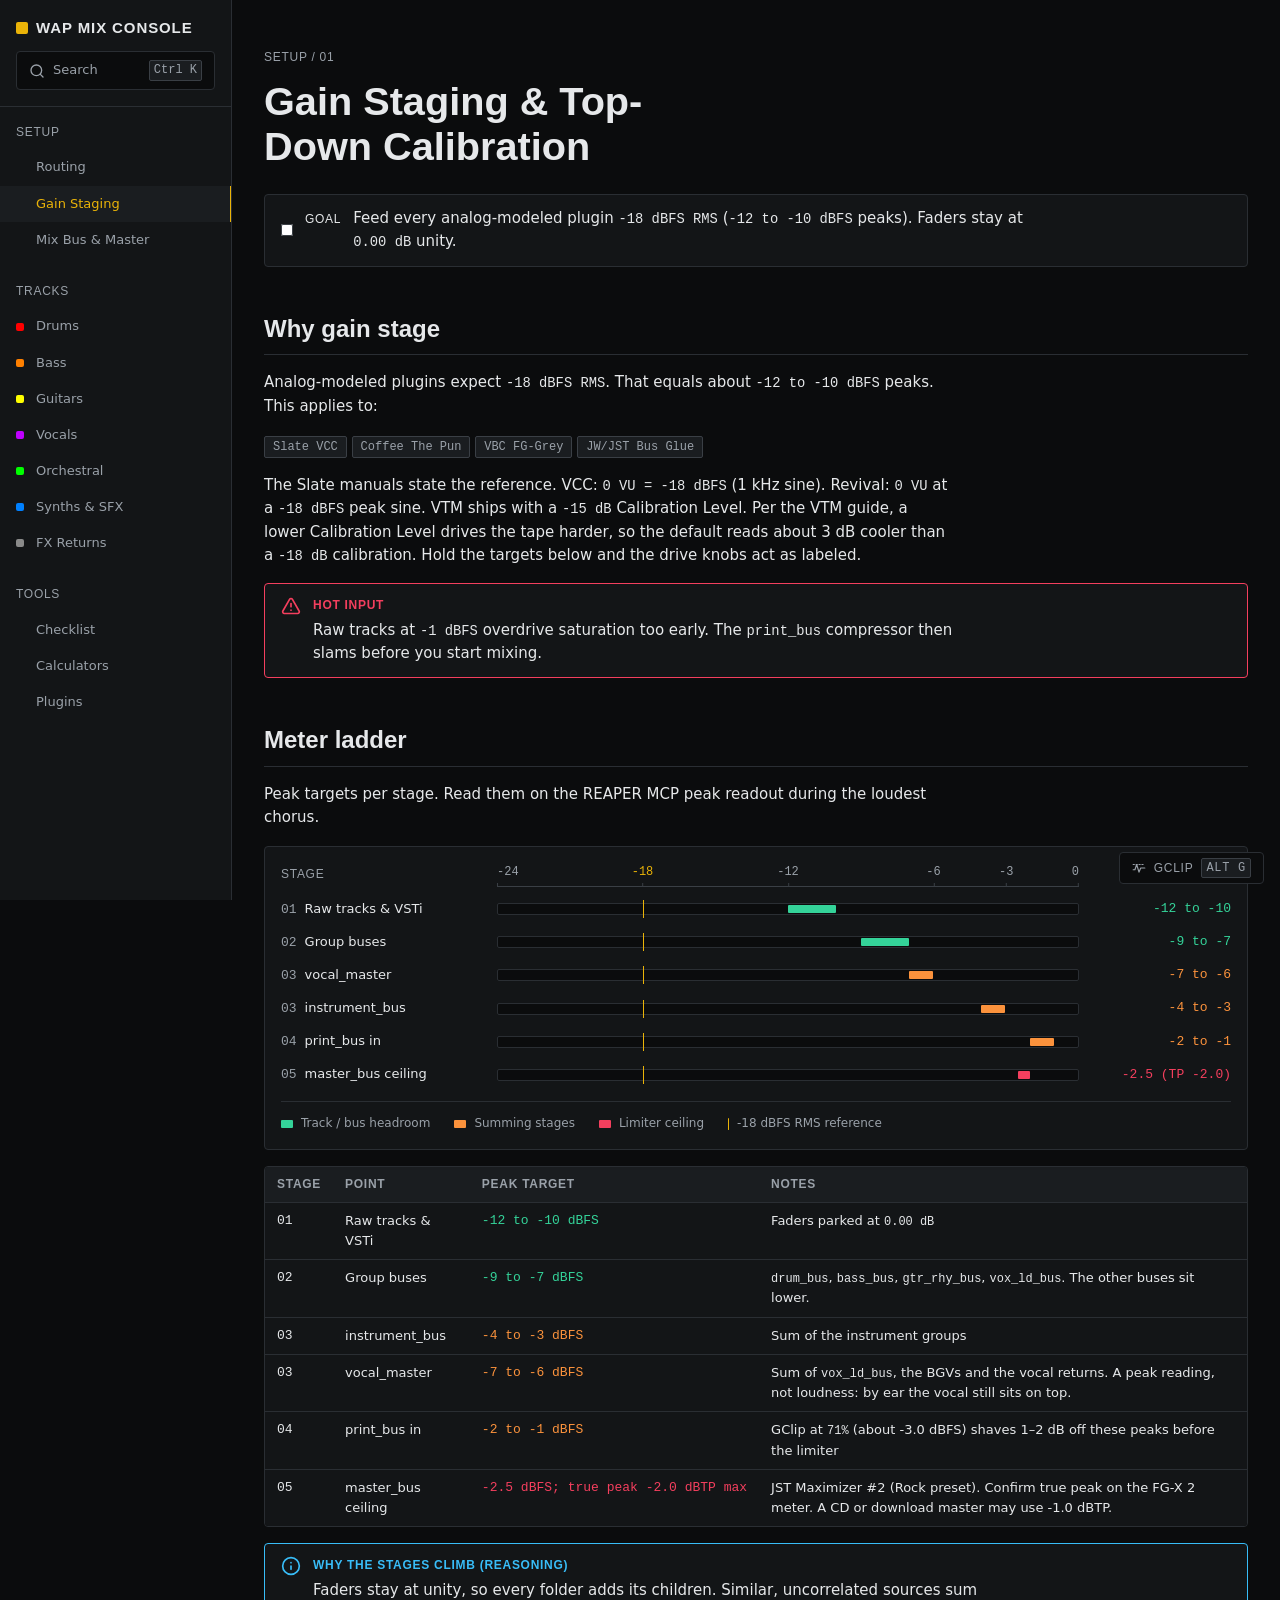
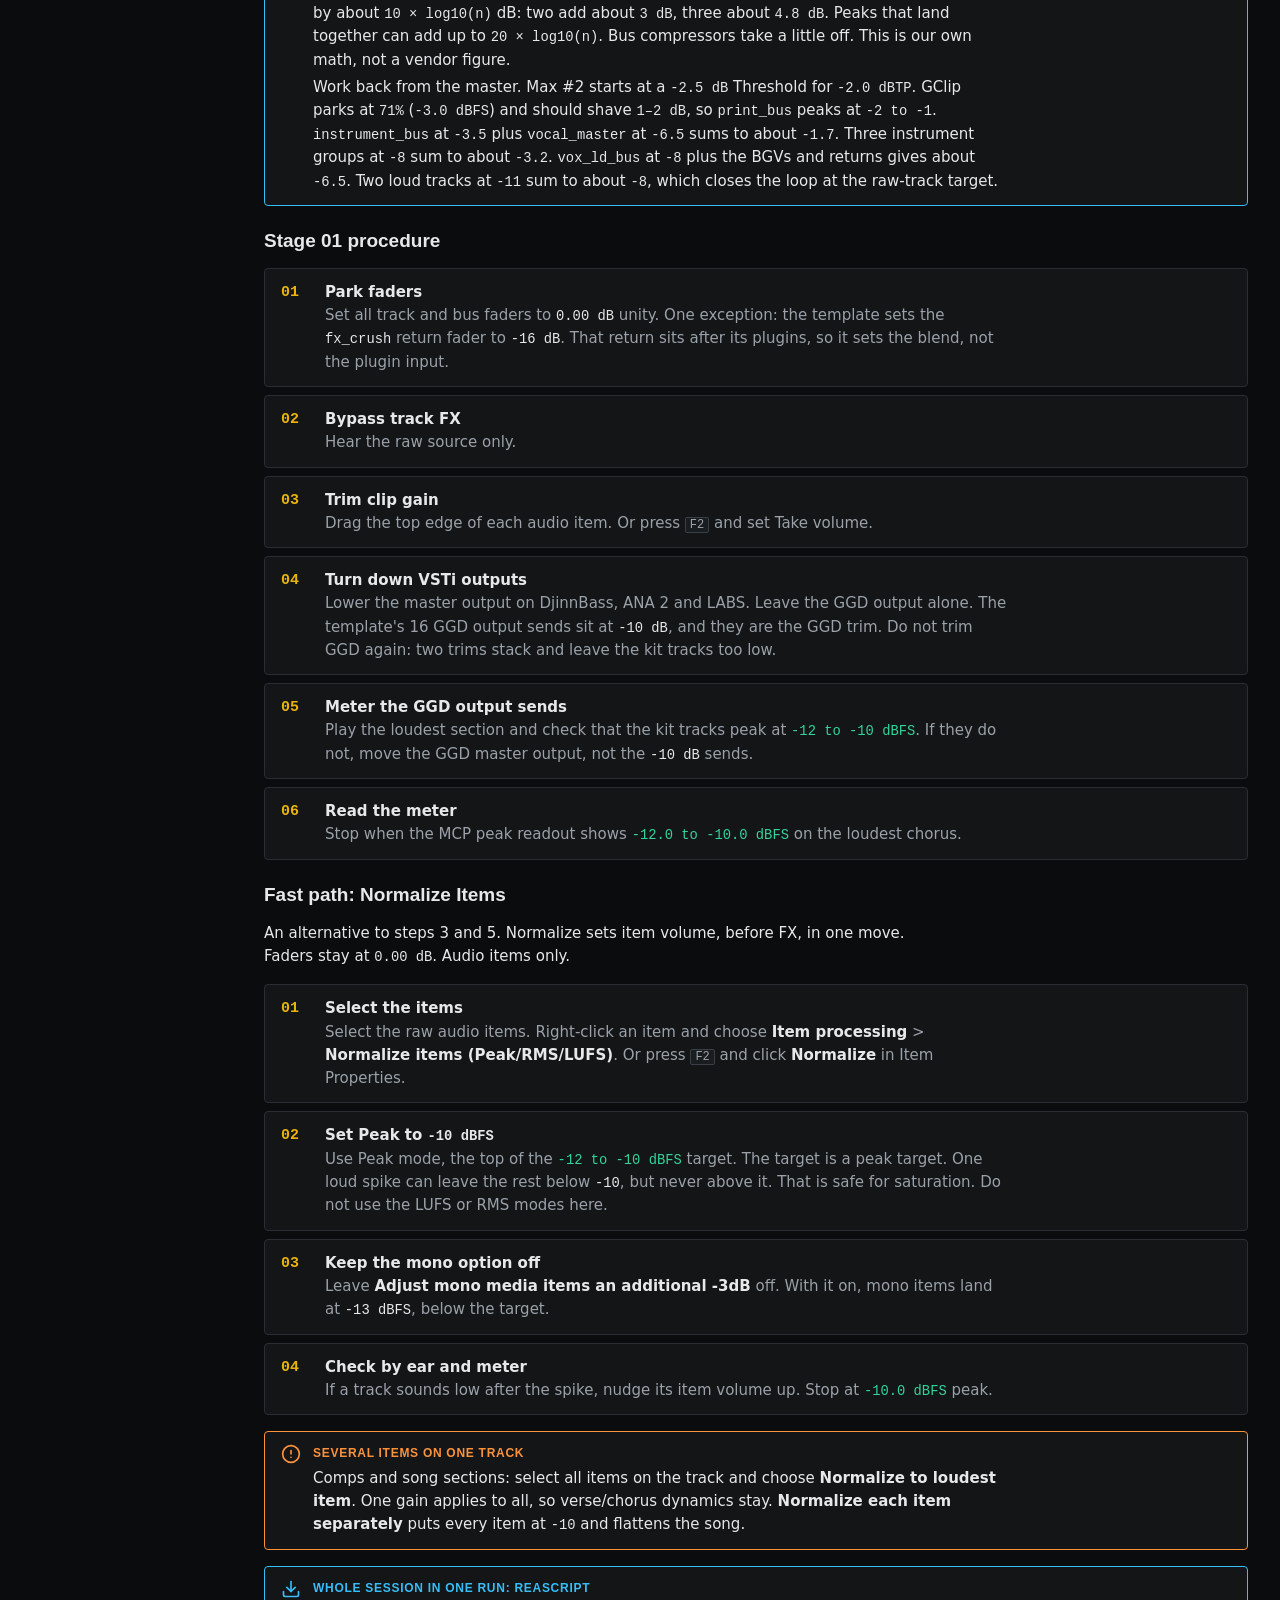
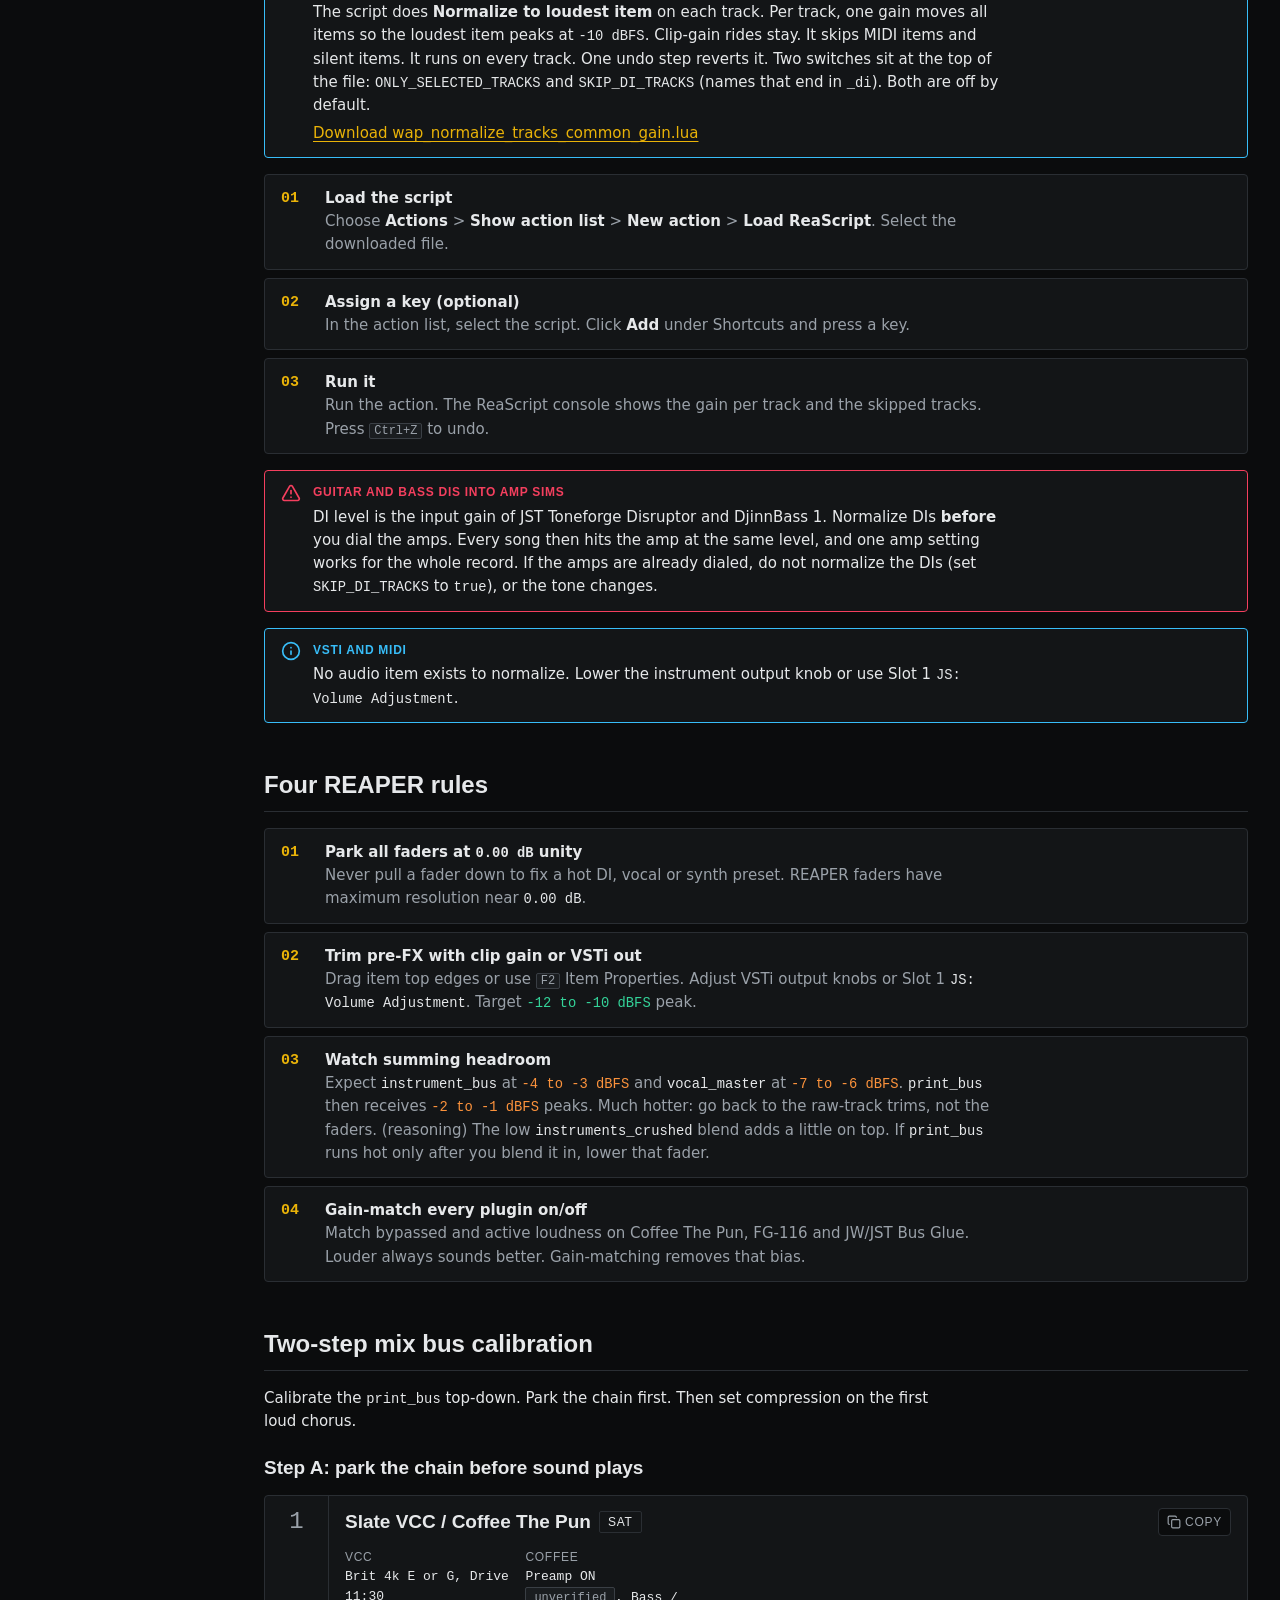
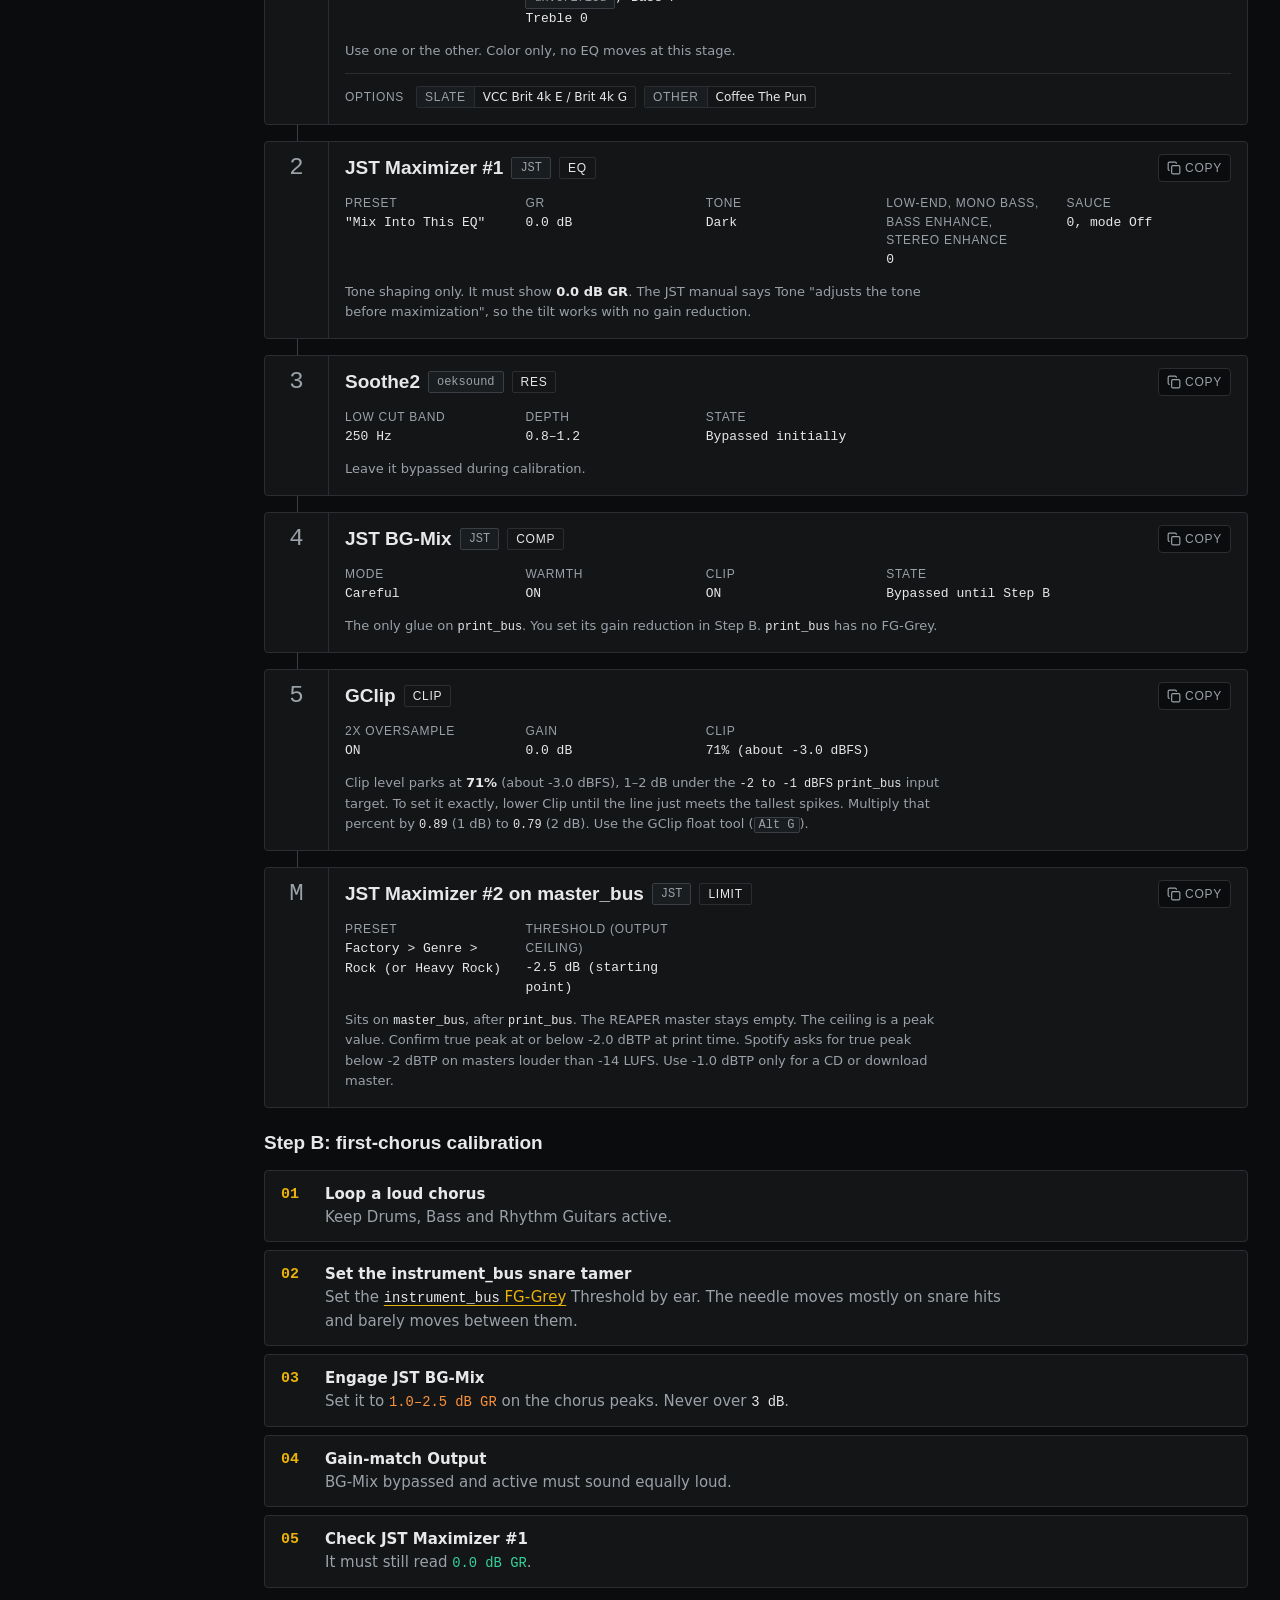
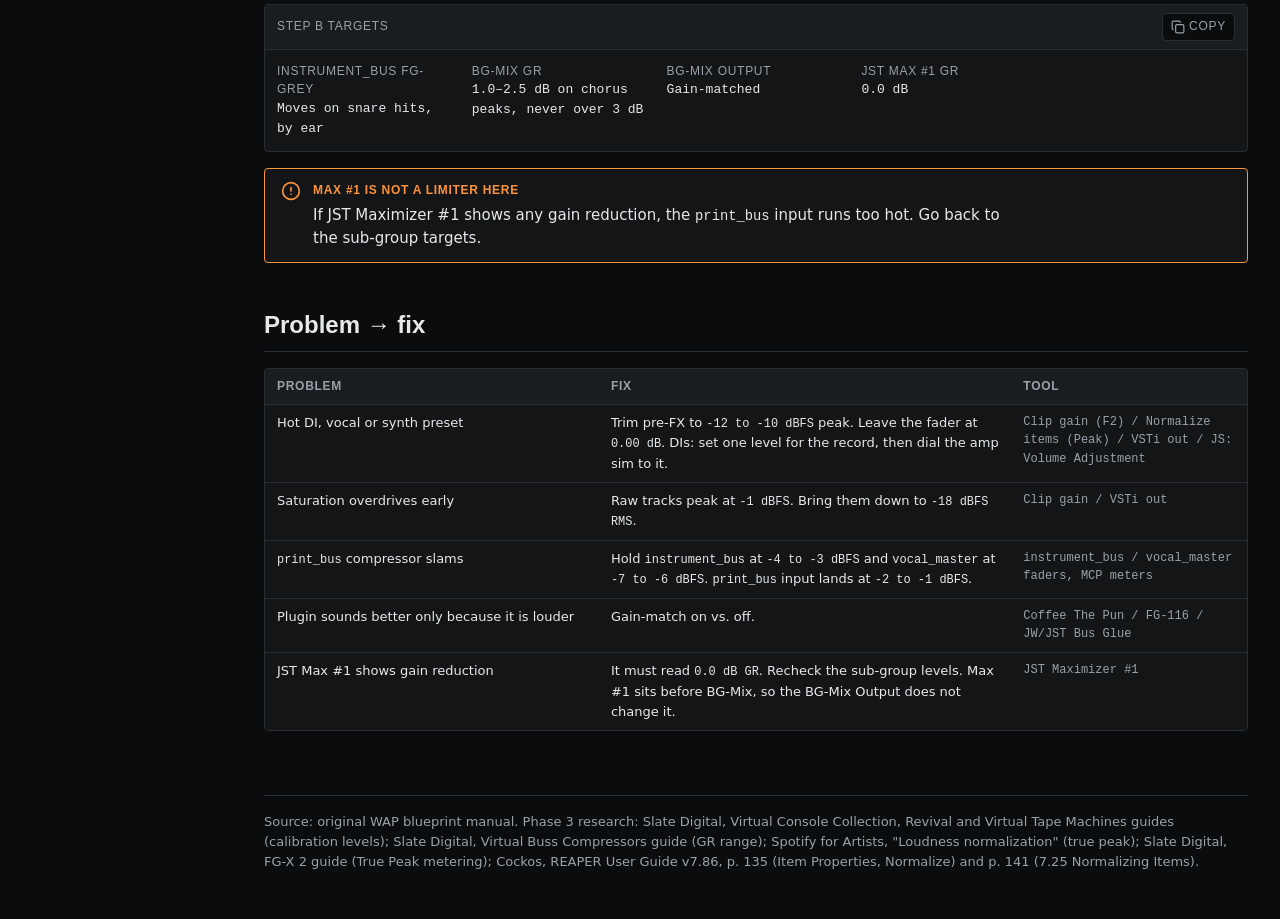
<file: docs/gain-staging.html>
<!doctype html>
<html lang="en">
<head>
<meta charset="utf-8">
<meta name="viewport" content="width=device-width, initial-scale=1">
<title>Gain Staging - WAP Mix Console</title>
<link rel="stylesheet" href="css/app.css">
</head>
<body data-page="gain-staging">
<a class="skip-link" href="#main">Skip to content</a>
<nav id="rail"></nav>
<main id="main">
<div class="content">

  <header class="page-header">
    <div class="label">Setup / 01</div>
    <h1>Gain Staging &amp; Top-Down Calibration</h1>
    <div class="goal">
      <span class="gchip gchip--lg gchip--master" aria-hidden="true"></span>
      <span class="label goal__label">Goal</span>
      <p class="goal__text">Feed every analog-modeled plugin <code>-18 dBFS RMS</code> (<code>-12 to -10 dBFS</code> peaks). Faders stay at <code>0.00 dB</code> unity.</p>
    </div>
  </header>

  <section class="section">
    <h2 id="why">Why gain stage</h2>
    <p>Analog-modeled plugins expect <code>-18 dBFS RMS</code>. That equals about <code>-12 to -10 dBFS</code> peaks. This applies to:</p>
    <p><span class="chip">Slate VCC</span> <span class="chip">Coffee The Pun</span> <span class="chip">VBC FG-Grey</span> <span class="chip">JW/JST Bus Glue</span></p>
    <p>The Slate manuals state the reference. VCC: <code>0 VU = -18 dBFS</code> (1 kHz sine). Revival: <code>0 VU</code> at a <code>-18 dBFS</code> peak sine. VTM ships with a <code>-15 dB</code> Calibration Level. Per the VTM guide, a lower Calibration Level drives the tape harder, so the default reads about 3 dB cooler than a <code>-18 dB</code> calibration. Hold the targets below and the drive knobs act as labeled.</p>
    <div class="callout callout--danger" role="note">
      <svg class="icon" viewBox="0 0 24 24" aria-hidden="true" focusable="false"><path d="m21.73 18-8-14a2 2 0 0 0-3.48 0l-8 14A2 2 0 0 0 4 21h16a2 2 0 0 0 1.73-3"/><path d="M12 9v4"/><path d="M12 17h.01"/></svg>
      <div class="callout__body">
        <span class="callout__title">Hot input</span>
        <p>Raw tracks at <code>-1 dBFS</code> overdrive saturation too early. The <code>print_bus</code> compressor then slams before you start mixing.</p>
      </div>
    </div>
  </section>

  <section class="section">
    <h2 id="meter-ladder">Meter ladder</h2>
    <p>Peak targets per stage. Read them on the REAPER MCP peak readout during the loudest chorus.</p>

    <div class="ladder" role="img" aria-label="dBFS peak targets with faders at unity: raw tracks -12 to -10, group buses -9 to -7, instrument_bus -4 to -3, vocal_master -7 to -6, print mix bus input -2 to -1, master_bus threshold -2.5 with true peak at or below -2.0 dBTP. Reference line at -18 dBFS RMS.">
      <ol class="ladder__grid" aria-hidden="true">
        <li class="ladder__row">
          <span class="ladder__axis-label label">Stage</span>
          <span class="ladder__axis">
            <span class="tick tick--m24">-24</span>
            <span class="tick tick--m18">-18</span>
            <span class="tick tick--m12">-12</span>
            <span class="tick tick--m6">-6</span>
            <span class="tick tick--m3">-3</span>
            <span class="tick tick--0">0</span>
          </span>
          <span class="ladder__axis-unit label">Peak dBFS</span>
        </li>
        <li class="ladder__row">
          <span class="ladder__name"><span class="ladder__stage">01</span>Raw tracks &amp; VSTi</span>
          <span class="ladder__track"><span class="ladder__zone ladder__zone--ok zone--s1"></span></span>
          <span class="ladder__value val-ok">-12 to -10</span>
        </li>
        <li class="ladder__row">
          <span class="ladder__name"><span class="ladder__stage">02</span>Group buses</span>
          <span class="ladder__track"><span class="ladder__zone ladder__zone--ok zone--s2"></span></span>
          <span class="ladder__value val-ok">-9 to -7</span>
        </li>
        <li class="ladder__row">
          <span class="ladder__name"><span class="ladder__stage">03</span>vocal_master</span>
          <span class="ladder__track"><span class="ladder__zone ladder__zone--warn zone--s3v"></span></span>
          <span class="ladder__value val-warn">-7 to -6</span>
        </li>
        <li class="ladder__row">
          <span class="ladder__name"><span class="ladder__stage">03</span>instrument_bus</span>
          <span class="ladder__track"><span class="ladder__zone ladder__zone--warn zone--s3"></span></span>
          <span class="ladder__value val-warn">-4 to -3</span>
        </li>
        <li class="ladder__row">
          <span class="ladder__name"><span class="ladder__stage">04</span>print_bus in</span>
          <span class="ladder__track"><span class="ladder__zone ladder__zone--warn zone--s4"></span></span>
          <span class="ladder__value val-warn">-2 to -1</span>
        </li>
        <li class="ladder__row">
          <span class="ladder__name"><span class="ladder__stage">05</span>master_bus ceiling</span>
          <span class="ladder__track"><span class="ladder__zone ladder__zone--danger zone--s5"></span></span>
          <span class="ladder__value val-danger">-2.5 (TP -2.0)</span>
        </li>
      </ol>
      <div class="ladder__legend" aria-hidden="true">
        <span class="ladder__legend-item"><span class="ladder__swatch ladder__zone--ok"></span>Track / bus headroom</span>
        <span class="ladder__legend-item"><span class="ladder__swatch ladder__zone--warn"></span>Summing stages</span>
        <span class="ladder__legend-item"><span class="ladder__swatch ladder__zone--danger"></span>Limiter ceiling</span>
        <span class="ladder__legend-item"><span class="ladder__swatch ladder__swatch--ref"></span>-18 dBFS RMS reference</span>
      </div>
    </div>

    <div class="table-wrap">
      <table class="table">
        <thead>
          <tr><th scope="col">Stage</th><th scope="col">Point</th><th scope="col">Peak target</th><th scope="col">Notes</th></tr>
        </thead>
        <tbody>
          <tr><td class="mono">01</td><td>Raw tracks &amp; VSTi</td><td class="mono val-ok">-12 to -10 dBFS</td><td>Faders parked at <code>0.00 dB</code></td></tr>
          <tr><td class="mono">02</td><td>Group buses</td><td class="mono val-ok">-9 to -7 dBFS</td><td><code>drum_bus</code>, <code>bass_bus</code>, <code>gtr_rhy_bus</code>, <code>vox_ld_bus</code>. The other buses sit lower.</td></tr>
          <tr><td class="mono">03</td><td>instrument_bus</td><td class="mono val-warn">-4 to -3 dBFS</td><td>Sum of the instrument groups</td></tr>
          <tr><td class="mono">03</td><td>vocal_master</td><td class="mono val-warn">-7 to -6 dBFS</td><td>Sum of <code>vox_ld_bus</code>, the BGVs and the vocal returns. A peak reading, not loudness: by ear the vocal still sits on top.</td></tr>
          <tr><td class="mono">04</td><td>print_bus in</td><td class="mono val-warn">-2 to -1 dBFS</td><td>GClip at <code>71%</code> (about -3.0 dBFS) shaves 1&ndash;2 dB off these peaks before the limiter</td></tr>
          <tr><td class="mono">05</td><td>master_bus ceiling</td><td class="mono val-danger">-2.5 dBFS; true peak -2.0 dBTP max</td><td>JST Maximizer #2 (Rock preset). Confirm true peak on the FG-X 2 meter. A CD or download master may use -1.0 dBTP.</td></tr>
        </tbody>
      </table>
    </div>

    <div class="callout callout--info" role="note">
      <svg class="icon" viewBox="0 0 24 24" aria-hidden="true" focusable="false"><circle cx="12" cy="12" r="10"/><path d="M12 16v-4"/><path d="M12 8h.01"/></svg>
      <div class="callout__body">
        <span class="callout__title">Why the stages climb (reasoning)</span>
        <p>Faders stay at unity, so every folder adds its children. Similar, uncorrelated sources sum by about <code>10 &times; log10(n)</code> dB: two add about <code>3 dB</code>, three about <code>4.8 dB</code>. Peaks that land together can add up to <code>20 &times; log10(n)</code>. Bus compressors take a little off. This is our own math, not a vendor figure.</p>
        <p>Work back from the master. Max #2 starts at a <code>-2.5 dB</code> Threshold for <code>-2.0 dBTP</code>. GClip parks at <code>71%</code> (<code>-3.0 dBFS</code>) and should shave <code>1&ndash;2 dB</code>, so <code>print_bus</code> peaks at <code>-2 to -1</code>. <code>instrument_bus</code> at <code>-3.5</code> plus <code>vocal_master</code> at <code>-6.5</code> sums to about <code>-1.7</code>. Three instrument groups at <code>-8</code> sum to about <code>-3.2</code>. <code>vox_ld_bus</code> at <code>-8</code> plus the BGVs and returns gives about <code>-6.5</code>. Two loud tracks at <code>-11</code> sum to about <code>-8</code>, which closes the loop at the raw-track target.</p>
      </div>
    </div>

    <h3 id="stage-01">Stage 01 procedure</h3>
    <ol class="steps">
      <li><div><span class="steps__title">Park faders</span><p>Set all track and bus faders to <code>0.00 dB</code> unity. One exception: the template sets the <code>fx_crush</code> return fader to <code>-16 dB</code>. That return sits after its plugins, so it sets the blend, not the plugin input.</p></div></li>
      <li><div><span class="steps__title">Bypass track FX</span><p>Hear the raw source only.</p></div></li>
      <li><div><span class="steps__title">Trim clip gain</span><p>Drag the top edge of each audio item. Or press <kbd>F2</kbd> and set Take volume.</p></div></li>
      <li><div><span class="steps__title">Turn down VSTi outputs</span><p>Lower the master output on DjinnBass, ANA 2 and LABS. Leave the GGD output alone. The template's 16 GGD output sends sit at <code>-10 dB</code>, and they are the GGD trim. Do not trim GGD again: two trims stack and leave the kit tracks too low.</p></div></li>
      <li><div><span class="steps__title">Meter the GGD output sends</span><p>Play the loudest section and check that the kit tracks peak at <code class="val-ok">-12 to -10 dBFS</code>. If they do not, move the GGD master output, not the <code>-10 dB</code> sends.</p></div></li>
      <li><div><span class="steps__title">Read the meter</span><p>Stop when the MCP peak readout shows <code class="val-ok">-12.0 to -10.0 dBFS</code> on the loudest chorus.</p></div></li>
    </ol>

    <h3 id="normalize-items">Fast path: Normalize Items</h3>
    <p>An alternative to steps 3 and 5. Normalize sets item volume, before FX, in one move. Faders stay at <code>0.00 dB</code>. Audio items only.</p>
    <ol class="steps">
      <li><div><span class="steps__title">Select the items</span><p>Select the raw audio items. Right-click an item and choose <strong>Item processing</strong> &gt; <strong>Normalize items (Peak/RMS/LUFS)</strong>. Or press <kbd>F2</kbd> and click <strong>Normalize</strong> in Item Properties.</p></div></li>
      <li><div><span class="steps__title">Set Peak to <code>-10 dBFS</code></span><p>Use Peak mode, the top of the <code class="val-ok">-12 to -10 dBFS</code> target. The target is a peak target. One loud spike can leave the rest below <code>-10</code>, but never above it. That is safe for saturation. Do not use the LUFS or RMS modes here.</p></div></li>
      <li><div><span class="steps__title">Keep the mono option off</span><p>Leave <strong>Adjust mono media items an additional -3dB</strong> off. With it on, mono items land at <code>-13 dBFS</code>, below the target.</p></div></li>
      <li><div><span class="steps__title">Check by ear and meter</span><p>If a track sounds low after the spike, nudge its item volume up. Stop at <code class="val-ok">-10.0 dBFS</code> peak.</p></div></li>
    </ol>

    <div class="callout callout--warn" role="note">
      <svg class="icon" viewBox="0 0 24 24" aria-hidden="true" focusable="false"><circle cx="12" cy="12" r="10"/><path d="M12 8v4"/><path d="M12 16h.01"/></svg>
      <div class="callout__body">
        <span class="callout__title">Several items on one track</span>
        <p>Comps and song sections: select all items on the track and choose <strong>Normalize to loudest item</strong>. One gain applies to all, so verse/chorus dynamics stay. <strong>Normalize each item separately</strong> puts every item at <code>-10</code> and flattens the song.</p>
      </div>
    </div>

    <div class="callout callout--info" role="note">
      <svg class="icon" viewBox="0 0 24 24" aria-hidden="true" focusable="false"><path d="M21 15v4a2 2 0 0 1-2 2H5a2 2 0 0 1-2-2v-4"/><path d="m7 10 5 5 5-5"/><path d="M12 15V3"/></svg>
      <div class="callout__body">
        <span class="callout__title">Whole session in one run: ReaScript</span>
        <p>The script does <strong>Normalize to loudest item</strong> on each track. Per track, one gain moves all items so the loudest item peaks at <code>-10 dBFS</code>. Clip-gain rides stay. It skips MIDI items and silent items. It runs on every track. One undo step reverts it. Two switches sit at the top of the file: <code>ONLY_SELECTED_TRACKS</code> and <code>SKIP_DI_TRACKS</code> (names that end in <code>_di</code>). Both are off by default.</p>
        <p><a href="reaper-scripts/wap_normalize_tracks_common_gain.lua" download>Download wap_normalize_tracks_common_gain.lua</a></p>
      </div>
    </div>
    <ol class="steps">
      <li><div><span class="steps__title">Load the script</span><p>Choose <strong>Actions</strong> &gt; <strong>Show action list</strong> &gt; <strong>New action</strong> &gt; <strong>Load ReaScript</strong>. Select the downloaded file.</p></div></li>
      <li><div><span class="steps__title">Assign a key (optional)</span><p>In the action list, select the script. Click <strong>Add</strong> under Shortcuts and press a key.</p></div></li>
      <li><div><span class="steps__title">Run it</span><p>Run the action. The ReaScript console shows the gain per track and the skipped tracks. Press <kbd>Ctrl+Z</kbd> to undo.</p></div></li>
    </ol>

    <div class="callout callout--danger" role="note">
      <svg class="icon" viewBox="0 0 24 24" aria-hidden="true" focusable="false"><path d="m21.73 18-8-14a2 2 0 0 0-3.48 0l-8 14A2 2 0 0 0 4 21h16a2 2 0 0 0 1.73-3"/><path d="M12 9v4"/><path d="M12 17h.01"/></svg>
      <div class="callout__body">
        <span class="callout__title">Guitar and bass DIs into amp sims</span>
        <p>DI level is the input gain of JST Toneforge Disruptor and DjinnBass 1. Normalize DIs <strong>before</strong> you dial the amps. Every song then hits the amp at the same level, and one amp setting works for the whole record. If the amps are already dialed, do not normalize the DIs (set <code>SKIP_DI_TRACKS</code> to <code>true</code>), or the tone changes.</p>
      </div>
    </div>

    <div class="callout callout--info" role="note">
      <svg class="icon" viewBox="0 0 24 24" aria-hidden="true" focusable="false"><circle cx="12" cy="12" r="10"/><path d="M12 16v-4"/><path d="M12 8h.01"/></svg>
      <div class="callout__body">
        <span class="callout__title">VSTi and MIDI</span>
        <p>No audio item exists to normalize. Lower the instrument output knob or use Slot 1 <code>JS: Volume Adjustment</code>.</p>
      </div>
    </div>
  </section>

  <section class="section">
    <h2 id="rules">Four REAPER rules</h2>
    <ol class="steps">
      <li><div><span class="steps__title">Park all faders at <code>0.00 dB</code> unity</span><p>Never pull a fader down to fix a hot DI, vocal or synth preset. REAPER faders have maximum resolution near <code>0.00 dB</code>.</p></div></li>
      <li><div><span class="steps__title">Trim pre-FX with clip gain or VSTi out</span><p>Drag item top edges or use <kbd>F2</kbd> Item Properties. Adjust VSTi output knobs or Slot 1 <code>JS: Volume Adjustment</code>. Target <code class="val-ok">-12 to -10 dBFS</code> peak.</p></div></li>
      <li><div><span class="steps__title">Watch summing headroom</span><p>Expect <code>instrument_bus</code> at <code class="val-warn">-4 to -3 dBFS</code> and <code>vocal_master</code> at <code class="val-warn">-7 to -6 dBFS</code>. <code>print_bus</code> then receives <code class="val-warn">-2 to -1 dBFS</code> peaks. Much hotter: go back to the raw-track trims, not the faders. (reasoning) The low <code>instruments_crushed</code> blend adds a little on top. If <code>print_bus</code> runs hot only after you blend it in, lower that fader.</p></div></li>
      <li><div><span class="steps__title">Gain-match every plugin on/off</span><p>Match bypassed and active loudness on Coffee The Pun, FG-116 and JW/JST Bus Glue. Louder always sounds better. Gain-matching removes that bias.</p></div></li>
    </ol>
  </section>

  <section class="section">
    <h2 id="calibration">Two-step mix bus calibration</h2>
    <p>Calibrate the <code>print_bus</code> top-down. Park the chain first. Then set compression on the first loud chorus.</p>

    <h3 id="step-a">Step A: park the chain before sound plays</h3>
    <ol class="rack">
      <li class="rack__slot">
        <div class="rack__num" aria-hidden="true">1</div>
        <div class="rack__body">
          <div class="rack__head">
            <h4 class="rack__name">Slate VCC / Coffee The Pun</h4>
            <span class="tag">SAT</span>
            <button type="button" class="copy-btn" data-copy="slot-1" aria-label="Copy Slot 1 settings"></button>
          </div>
          <dl class="kv" id="slot-1" data-copy-title="Slot 1 - VCC / Coffee">
            <div class="kv__item"><dt>VCC</dt><dd>Brit 4k E or G, Drive 11:30</dd></div>
            <div class="kv__item"><dt>Coffee</dt><dd>Preamp ON <span class="chip">unverified</span>, Bass / Treble 0</dd></div>
          </dl>
          <p class="rack__why">Use one or the other. Color only, no EQ moves at this stage.</p>
          <div class="alts">
            <span class="label alts__title">Options</span>
            <span class="alt"><span class="alt__tag">SLATE</span><span class="alt__name">VCC Brit 4k E / Brit 4k G</span></span>
            <span class="alt"><span class="alt__tag">OTHER</span><span class="alt__name">Coffee The Pun</span></span>
          </div>
        </div>
      </li>
      <li class="rack__slot">
        <div class="rack__num" aria-hidden="true">2</div>
        <div class="rack__body">
          <div class="rack__head">
            <h4 class="rack__name">JST Maximizer #1</h4>
            <span class="chip">JST</span>
            <span class="tag">EQ</span>
            <button type="button" class="copy-btn" data-copy="slot-2" aria-label="Copy Slot 2 settings"></button>
          </div>
          <dl class="kv" id="slot-2" data-copy-title="Slot 2 - JST Maximizer #1">
            <div class="kv__item"><dt>Preset</dt><dd>"Mix Into This EQ"</dd></div>
            <div class="kv__item"><dt>GR</dt><dd>0.0 dB</dd></div>
            <div class="kv__item"><dt>Tone</dt><dd>Dark</dd></div>
            <div class="kv__item"><dt>Low-End, Mono Bass, Bass Enhance, Stereo Enhance</dt><dd>0</dd></div>
            <div class="kv__item"><dt>Sauce</dt><dd>0, mode Off</dd></div>
          </dl>
          <p class="rack__why">Tone shaping only. It must show <strong>0.0 dB GR</strong>. The JST manual says Tone "adjusts the tone before maximization", so the tilt works with no gain reduction.</p>
        </div>
      </li>
      <li class="rack__slot">
        <div class="rack__num" aria-hidden="true">3</div>
        <div class="rack__body">
          <div class="rack__head">
            <h4 class="rack__name">Soothe2</h4>
            <span class="chip">oeksound</span>
            <span class="tag">RES</span>
            <button type="button" class="copy-btn" data-copy="slot-3" aria-label="Copy Slot 3 settings"></button>
          </div>
          <dl class="kv" id="slot-3" data-copy-title="Slot 3 - Soothe2">
            <div class="kv__item"><dt>Low cut band</dt><dd>250 Hz</dd></div>
            <div class="kv__item"><dt>Depth</dt><dd>0.8&ndash;1.2</dd></div>
            <div class="kv__item"><dt>State</dt><dd>Bypassed initially</dd></div>
          </dl>
          <p class="rack__why">Leave it bypassed during calibration.</p>
        </div>
      </li>
      <li class="rack__slot">
        <div class="rack__num" aria-hidden="true">4</div>
        <div class="rack__body">
          <div class="rack__head">
            <h4 class="rack__name">JST BG-Mix</h4>
            <span class="chip">JST</span>
            <span class="tag">COMP</span>
            <button type="button" class="copy-btn" data-copy="slot-4" aria-label="Copy Slot 4 settings"></button>
          </div>
          <dl class="kv" id="slot-4" data-copy-title="Slot 4 - JST BG-Mix">
            <div class="kv__item"><dt>Mode</dt><dd>Careful</dd></div>
            <div class="kv__item"><dt>Warmth</dt><dd>ON</dd></div>
            <div class="kv__item"><dt>Clip</dt><dd>ON</dd></div>
            <div class="kv__item"><dt>State</dt><dd>Bypassed until Step B</dd></div>
          </dl>
          <p class="rack__why">The only glue on <code>print_bus</code>. You set its gain reduction in Step B. <code>print_bus</code> has no FG-Grey.</p>
        </div>
      </li>
      <li class="rack__slot">
        <div class="rack__num" aria-hidden="true">5</div>
        <div class="rack__body">
          <div class="rack__head">
            <h4 class="rack__name">GClip</h4>
            <span class="tag">CLIP</span>
            <button type="button" class="copy-btn" data-copy="slot-5" aria-label="Copy Slot 5 settings"></button>
          </div>
          <dl class="kv" id="slot-5" data-copy-title="Slot 5 - GClip">
            <div class="kv__item"><dt>2x Oversample</dt><dd>ON</dd></div>
            <div class="kv__item"><dt>Gain</dt><dd>0.0 dB</dd></div>
            <div class="kv__item"><dt>Clip</dt><dd>71% (about -3.0 dBFS)</dd></div>
          </dl>
          <p class="rack__why">Clip level parks at <strong>71%</strong> (about -3.0 dBFS), 1&ndash;2 dB under the <code>-2 to -1 dBFS</code> <code>print_bus</code> input target. To set it exactly, lower Clip until the line just meets the tallest spikes. Multiply that percent by <code>0.89</code> (1 dB) to <code>0.79</code> (2 dB). Use the GClip float tool (<kbd>Alt G</kbd>).</p>
        </div>
      </li>
      <li class="rack__slot">
        <div class="rack__num" aria-hidden="true">M</div>
        <div class="rack__body">
          <div class="rack__head">
            <h4 class="rack__name">JST Maximizer #2 on master_bus</h4>
            <span class="chip">JST</span>
            <span class="tag">LIMIT</span>
            <button type="button" class="copy-btn" data-copy="slot-m" aria-label="Copy master_bus settings"></button>
          </div>
          <dl class="kv" id="slot-m" data-copy-title="master_bus - JST Maximizer #2">
            <div class="kv__item"><dt>Preset</dt><dd>Factory &gt; Genre &gt; Rock (or Heavy Rock)</dd></div>
            <div class="kv__item"><dt>Threshold (output ceiling)</dt><dd>-2.5 dB (starting point)</dd></div>
          </dl>
          <p class="rack__why">Sits on <code>master_bus</code>, after <code>print_bus</code>. The REAPER master stays empty. The ceiling is a peak value. Confirm true peak at or below -2.0 dBTP at print time. Spotify asks for true peak below -2 dBTP on masters louder than -14 LUFS. Use -1.0 dBTP only for a CD or download master.</p>
        </div>
      </li>
    </ol>

    <h3 id="step-b">Step B: first-chorus calibration</h3>
    <ol class="steps">
      <li><div><span class="steps__title">Loop a loud chorus</span><p>Keep Drums, Bass and Rhythm Guitars active.</p></div></li>
      <li><div><span class="steps__title">Set the instrument_bus snare tamer</span><p>Set the <a href="mix-bus.html#instrument-bus"><code>instrument_bus</code> FG-Grey</a> Threshold by ear. The needle moves mostly on snare hits and barely moves between them.</p></div></li>
      <li><div><span class="steps__title">Engage JST BG-Mix</span><p>Set it to <code class="val-warn">1.0&ndash;2.5 dB GR</code> on the chorus peaks. Never over <code>3 dB</code>.</p></div></li>
      <li><div><span class="steps__title">Gain-match Output</span><p>BG-Mix bypassed and active must sound equally loud.</p></div></li>
      <li><div><span class="steps__title">Check JST Maximizer #1</span><p>It must still read <code class="val-ok">0.0 dB GR</code>.</p></div></li>
    </ol>

    <div class="settings">
      <div class="settings__head">
        <span class="label">Step B targets</span>
        <button type="button" class="copy-btn" data-copy="step-b-targets" aria-label="Copy Step B targets"></button>
      </div>
      <div class="settings__body">
        <dl class="kv" id="step-b-targets" data-copy-title="Step B - first-chorus calibration">
          <div class="kv__item"><dt>instrument_bus FG-Grey</dt><dd>Moves on snare hits, by ear</dd></div>
          <div class="kv__item"><dt>BG-Mix GR</dt><dd>1.0&ndash;2.5 dB on chorus peaks, never over 3 dB</dd></div>
          <div class="kv__item"><dt>BG-Mix Output</dt><dd>Gain-matched</dd></div>
          <div class="kv__item"><dt>JST Max #1 GR</dt><dd>0.0 dB</dd></div>
        </dl>
      </div>
    </div>

    <div class="callout callout--warn" role="note">
      <svg class="icon" viewBox="0 0 24 24" aria-hidden="true" focusable="false"><circle cx="12" cy="12" r="10"/><path d="M12 8v4"/><path d="M12 16h.01"/></svg>
      <div class="callout__body">
        <span class="callout__title">Max #1 is not a limiter here</span>
        <p>If JST Maximizer #1 shows any gain reduction, the <code>print_bus</code> input runs too hot. Go back to the sub-group targets.</p>
      </div>
    </div>
  </section>

  <section class="section">
    <h2 id="problems">Problem &rarr; fix</h2>
    <div class="table-wrap">
      <table class="table table--pf">
        <thead>
          <tr><th scope="col">Problem</th><th scope="col">Fix</th><th scope="col">Tool</th></tr>
        </thead>
        <tbody>
          <tr><td>Hot DI, vocal or synth preset</td><td>Trim pre-FX to <code>-12 to -10 dBFS</code> peak. Leave the fader at <code>0.00 dB</code>. DIs: set one level for the record, then dial the amp sim to it.</td><td>Clip gain (F2) / Normalize items (Peak) / VSTi out / JS: Volume Adjustment</td></tr>
          <tr><td>Saturation overdrives early</td><td>Raw tracks peak at <code>-1 dBFS</code>. Bring them down to <code>-18 dBFS RMS</code>.</td><td>Clip gain / VSTi out</td></tr>
          <tr><td><code>print_bus</code> compressor slams</td><td>Hold <code>instrument_bus</code> at <code>-4 to -3 dBFS</code> and <code>vocal_master</code> at <code>-7 to -6 dBFS</code>. <code>print_bus</code> input lands at <code>-2 to -1 dBFS</code>.</td><td>instrument_bus / vocal_master faders, MCP meters</td></tr>
          <tr><td>Plugin sounds better only because it is louder</td><td>Gain-match on vs. off.</td><td>Coffee The Pun / FG-116 / JW/JST Bus Glue</td></tr>
          <tr><td>JST Max #1 shows gain reduction</td><td>It must read <code>0.0 dB GR</code>. Recheck the sub-group levels. Max #1 sits before BG-Mix, so the BG-Mix Output does not change it.</td><td>JST Maximizer #1</td></tr>
        </tbody>
      </table>
    </div>
  </section>

  <footer class="page-foot">Source: original WAP blueprint manual. Phase 3 research: Slate Digital, Virtual Console Collection, Revival and Virtual Tape Machines guides (calibration levels); Slate Digital, Virtual Buss Compressors guide (GR range); Spotify for Artists, "Loudness normalization" (true peak); Slate Digital, FG-X 2 guide (True Peak metering); Cockos, REAPER User Guide v7.86, p. 135 (Item Properties, Normalize) and p. 141 (7.25 Normalizing Items).</footer>

</div>
</main>
<script src="js/search-index.js"></script>
<script src="js/search-core.js"></script>
<script src="js/app.js"></script>
</body>
</html>
</file>
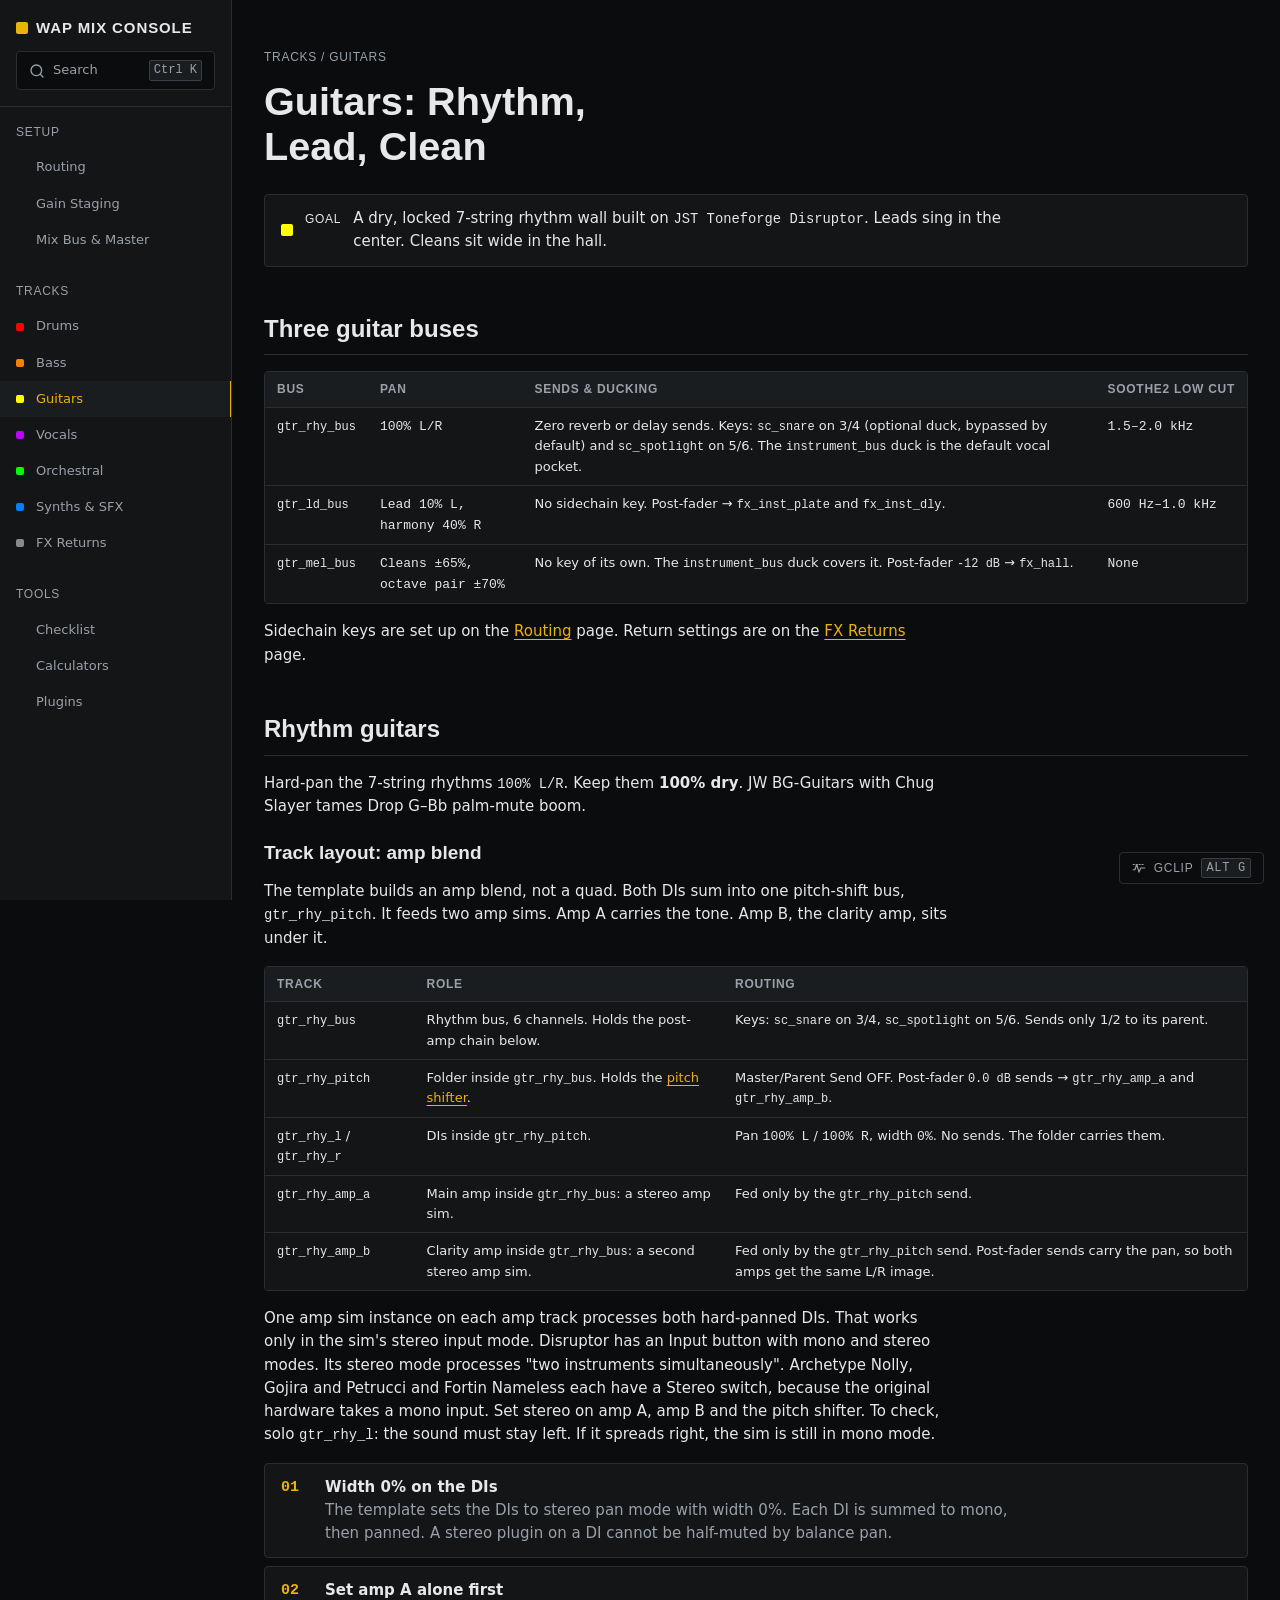
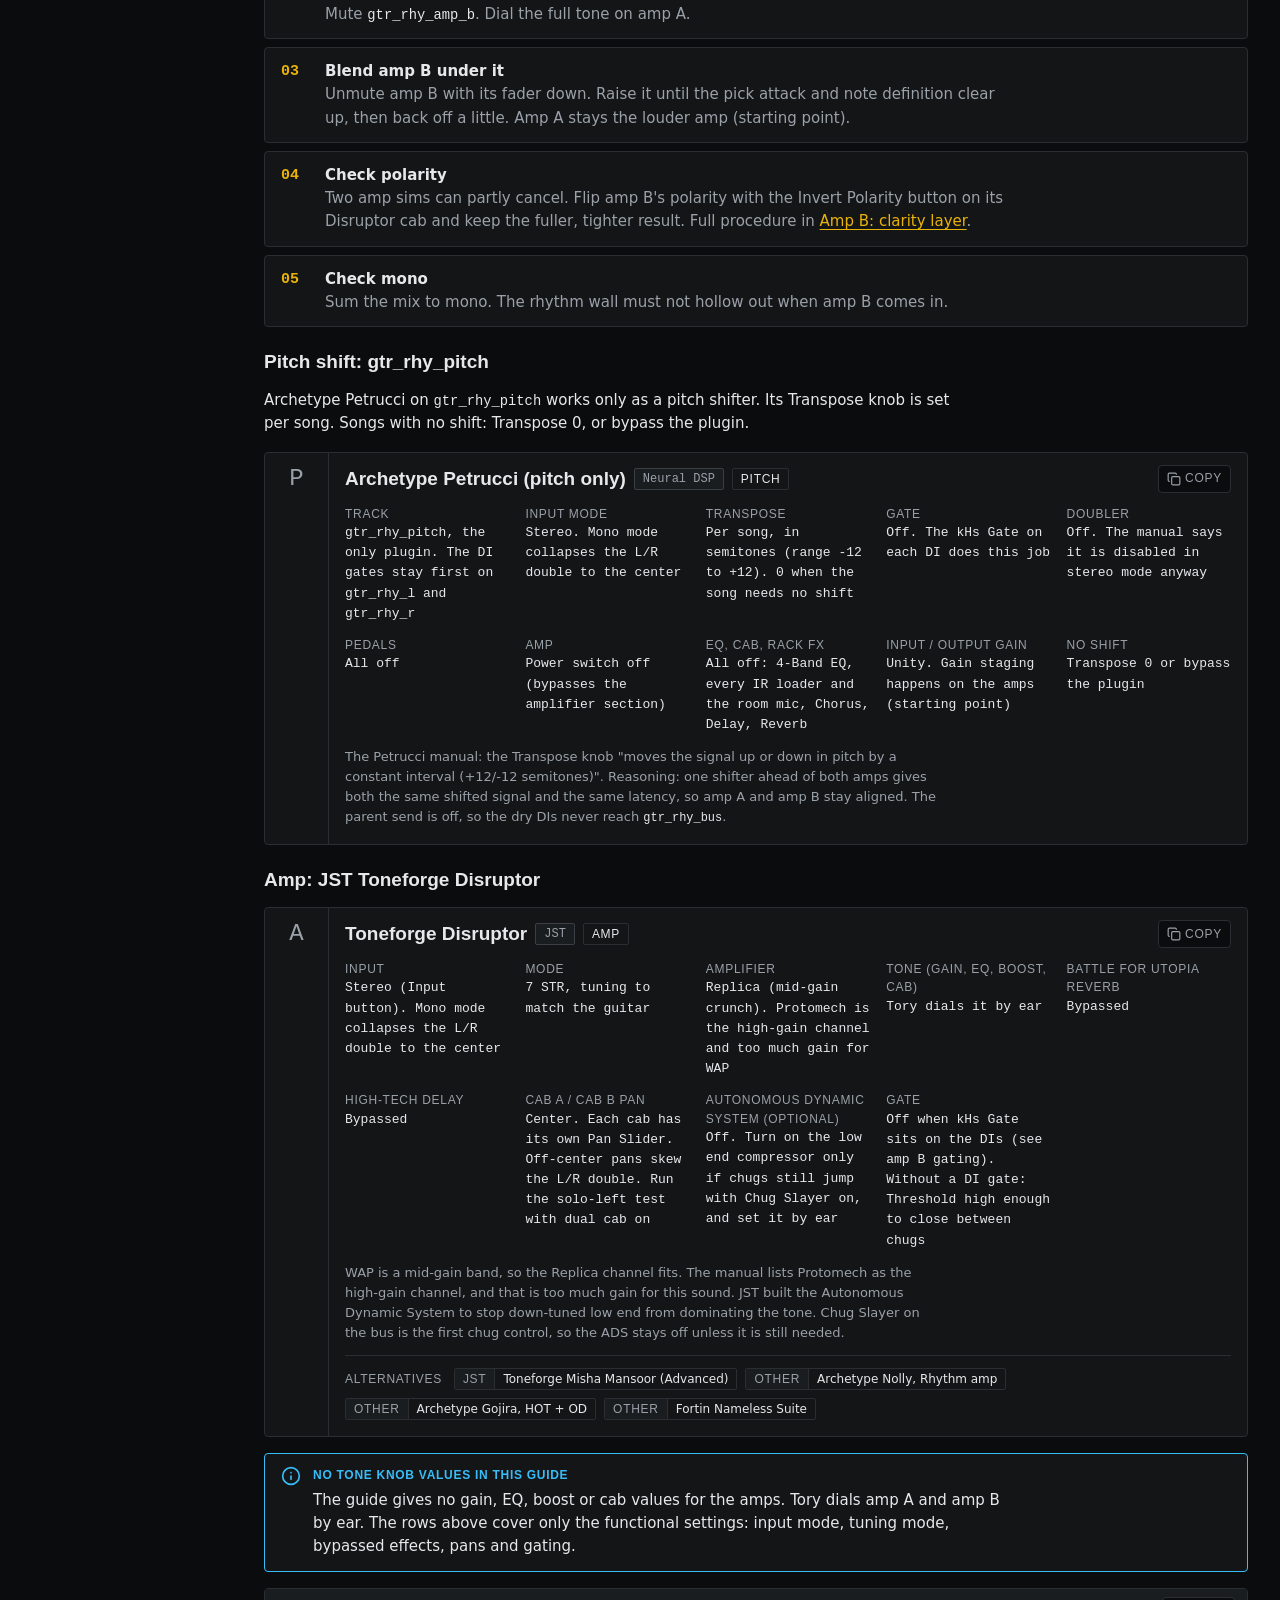
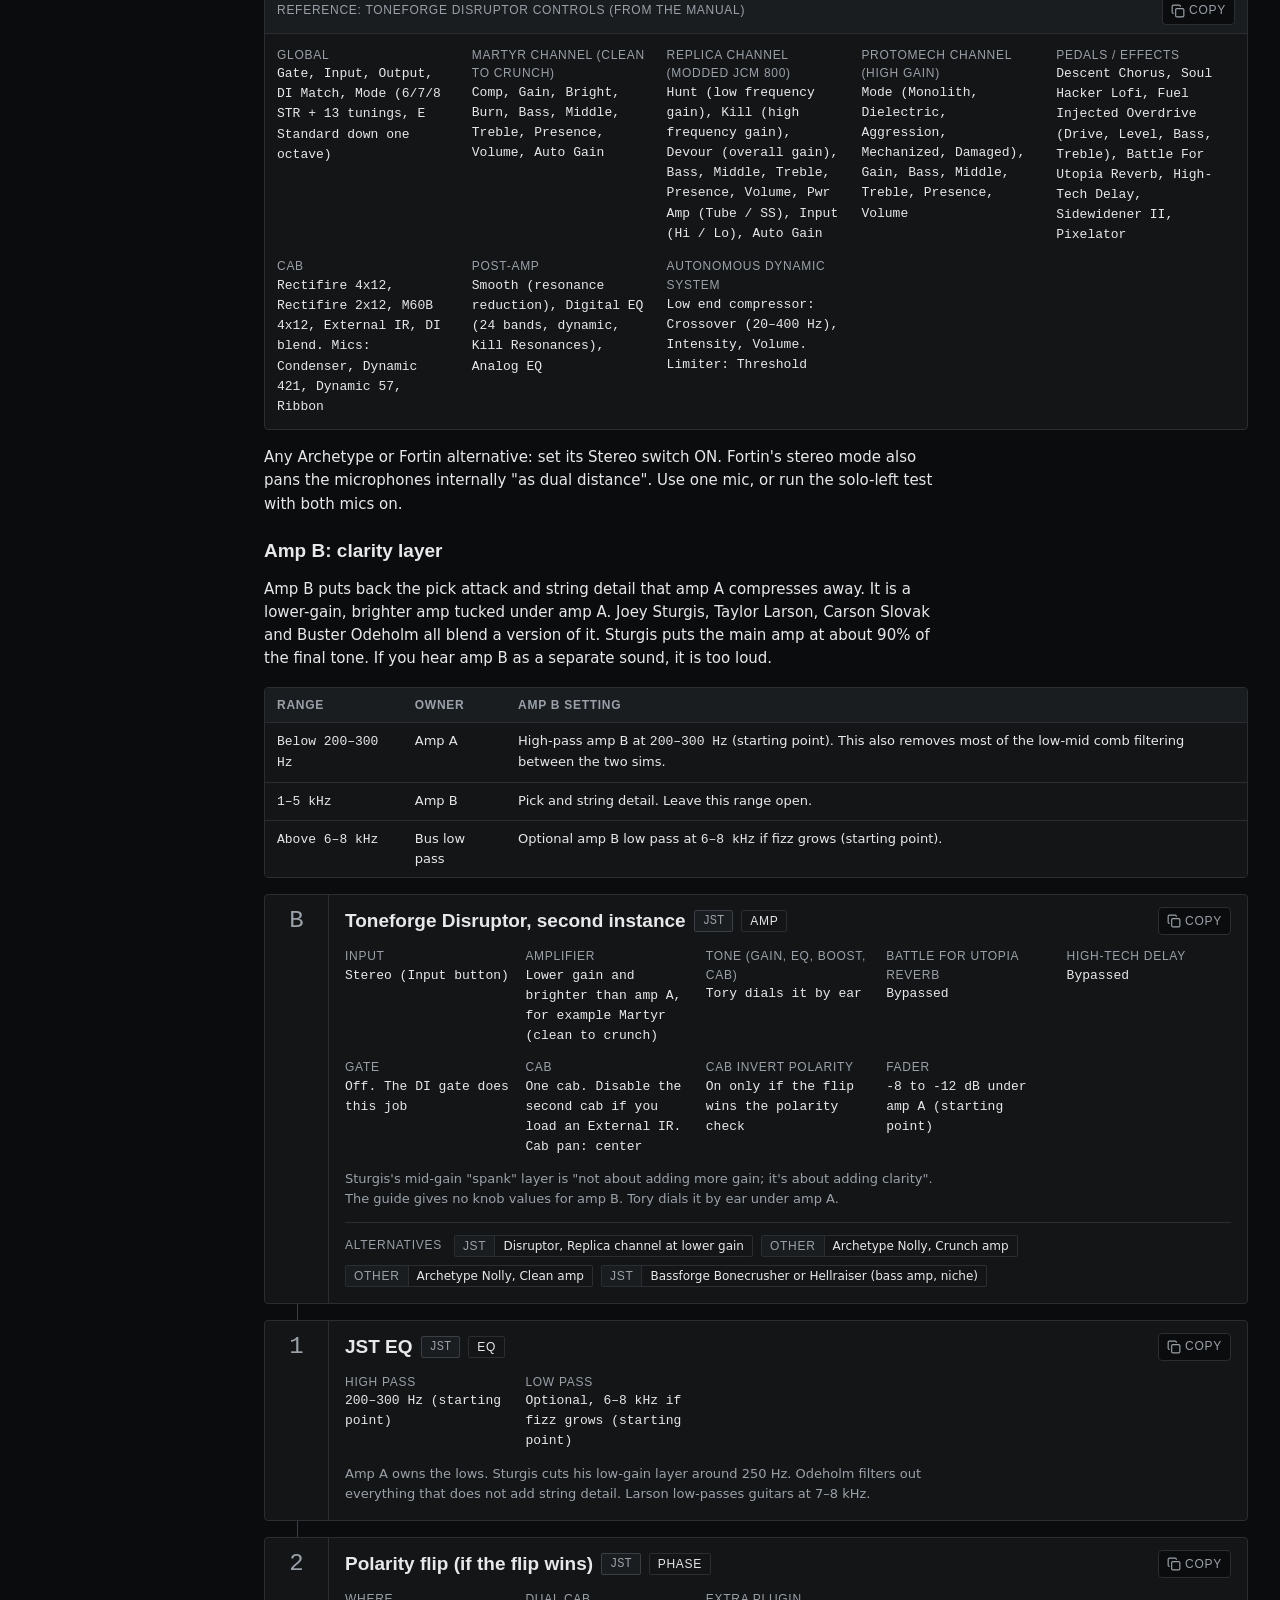
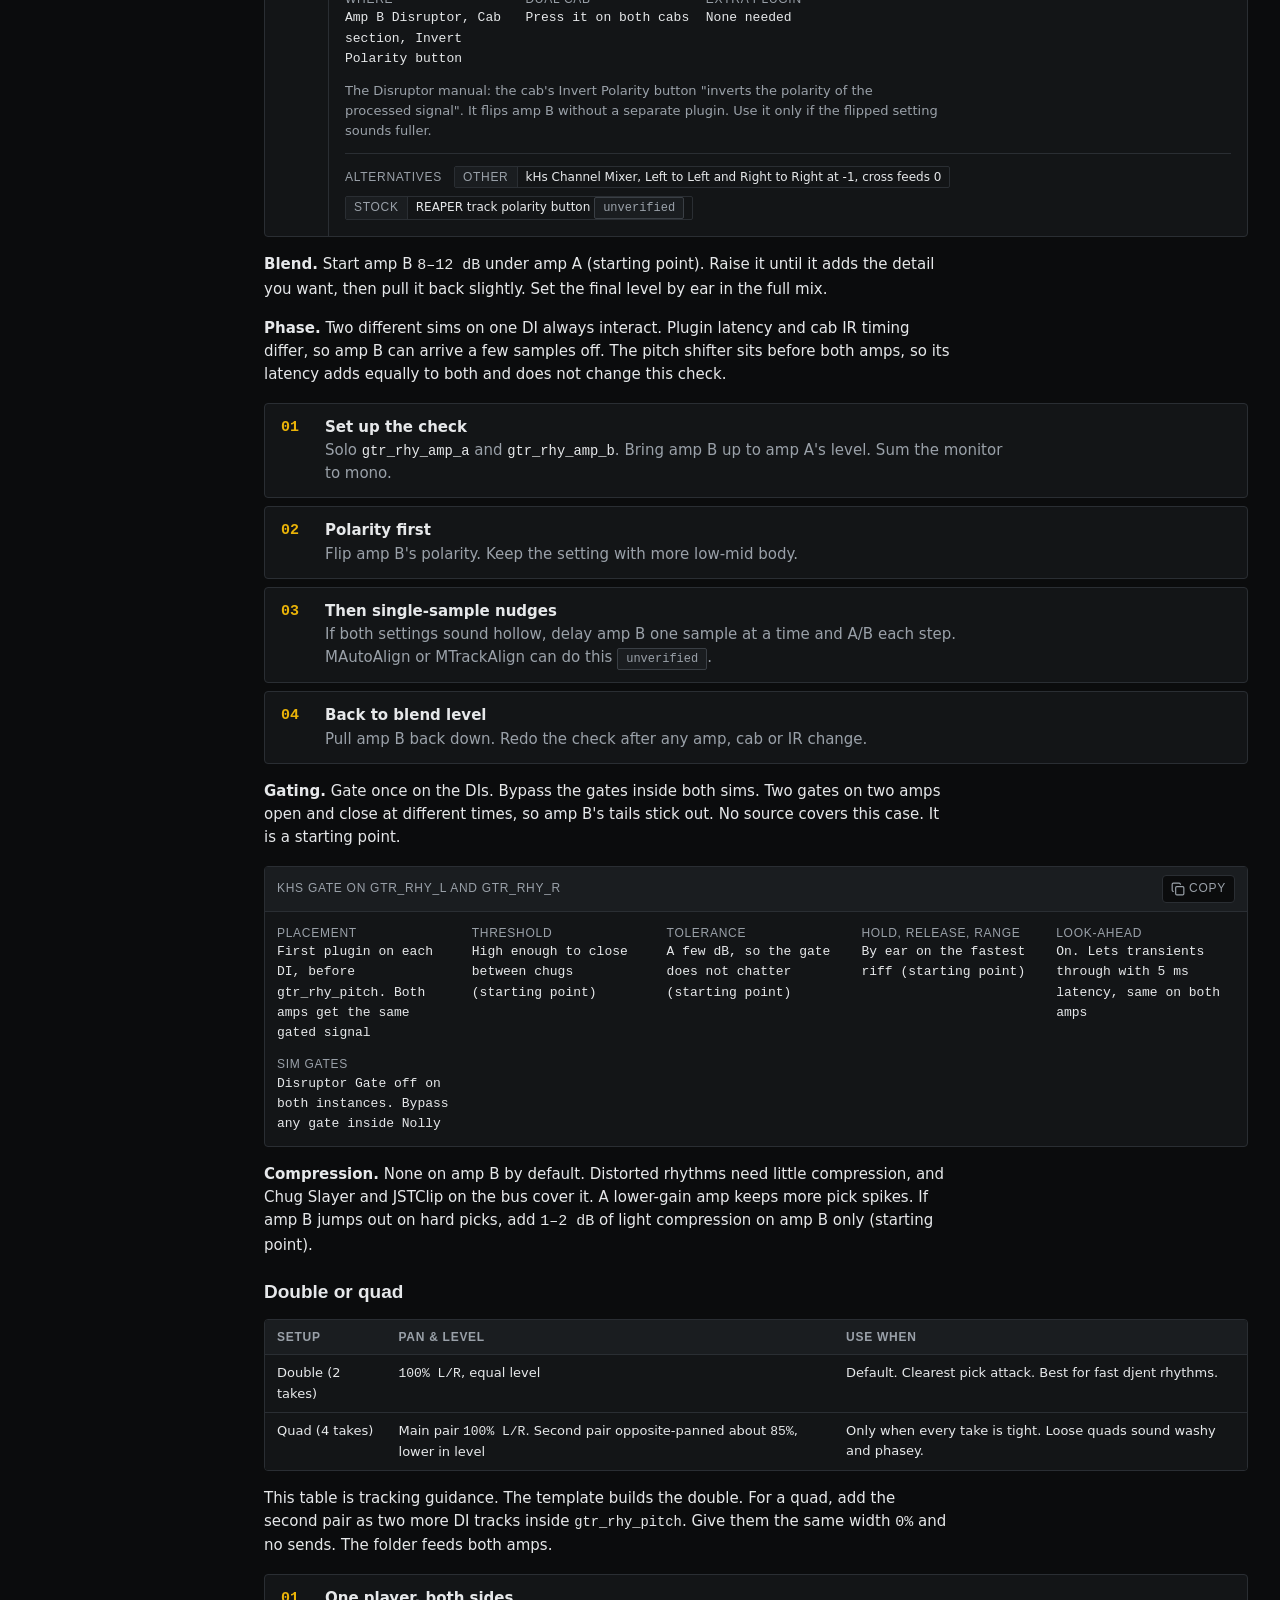
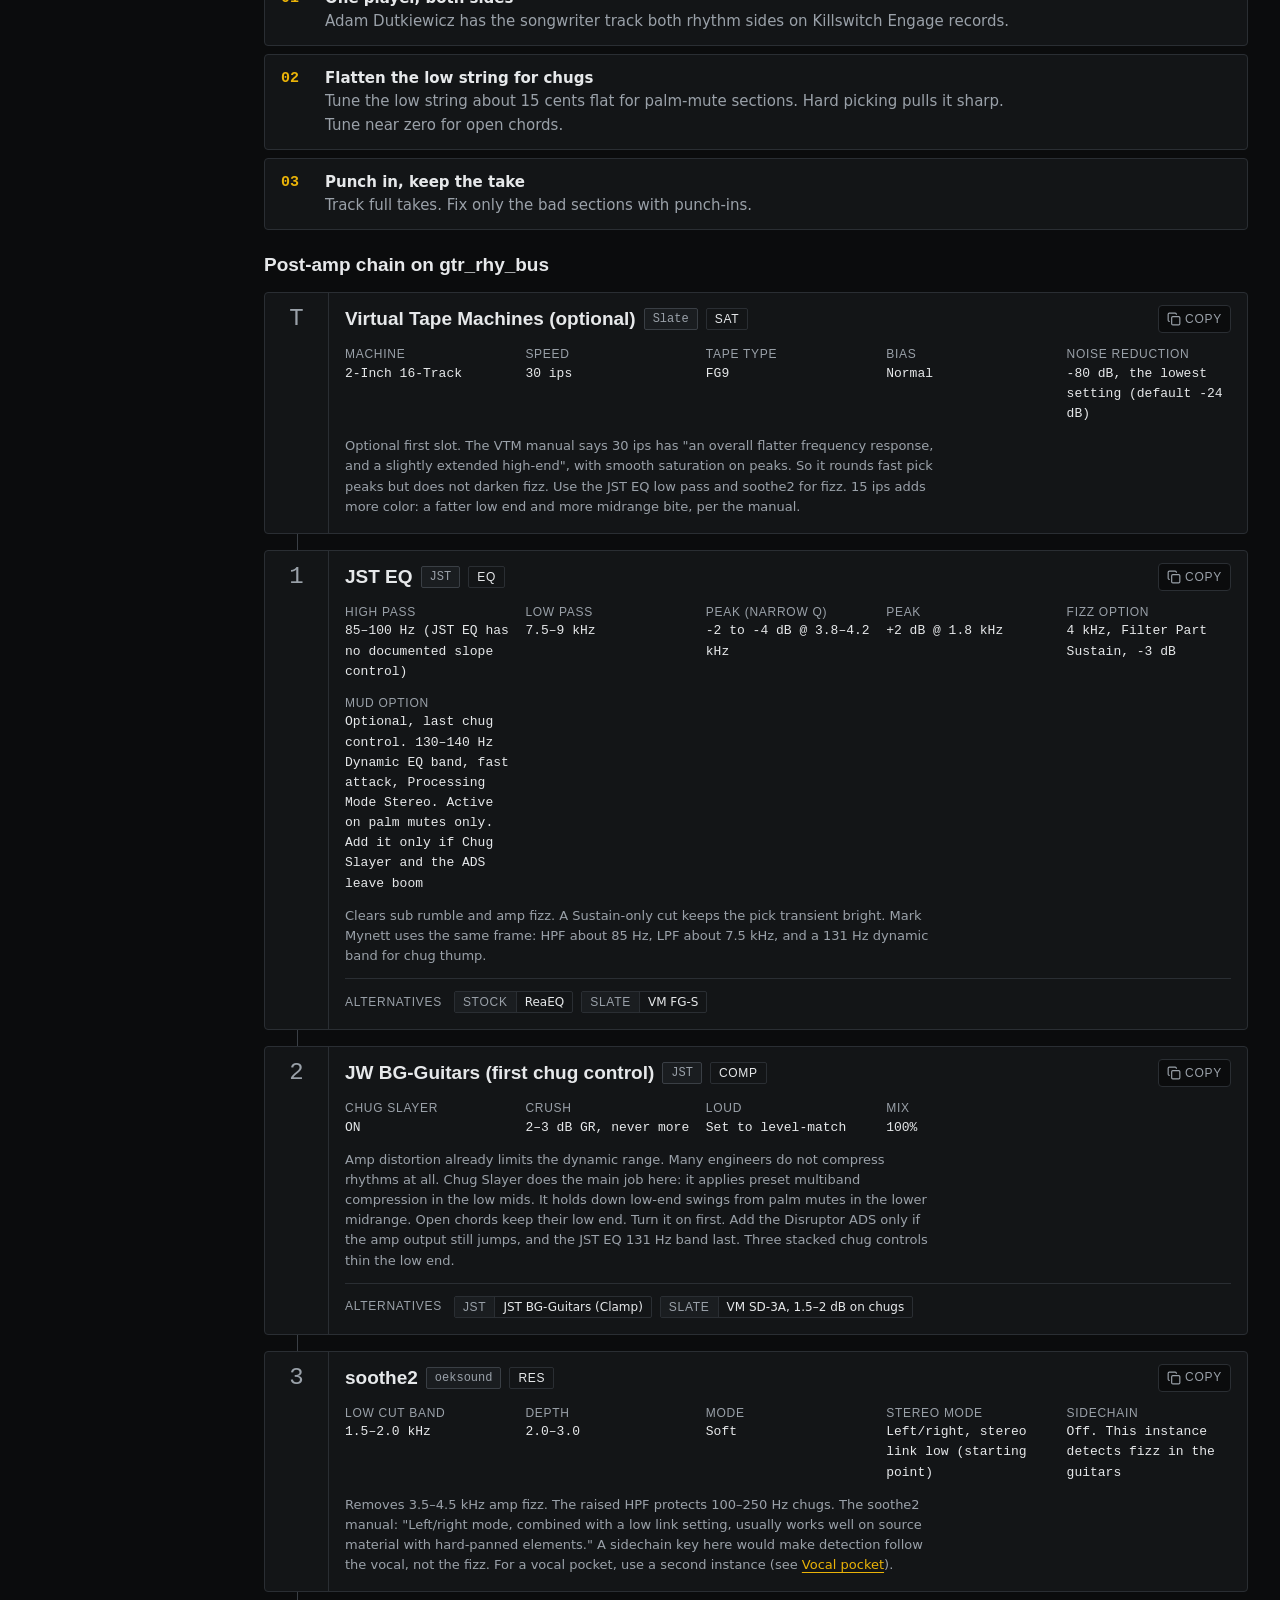
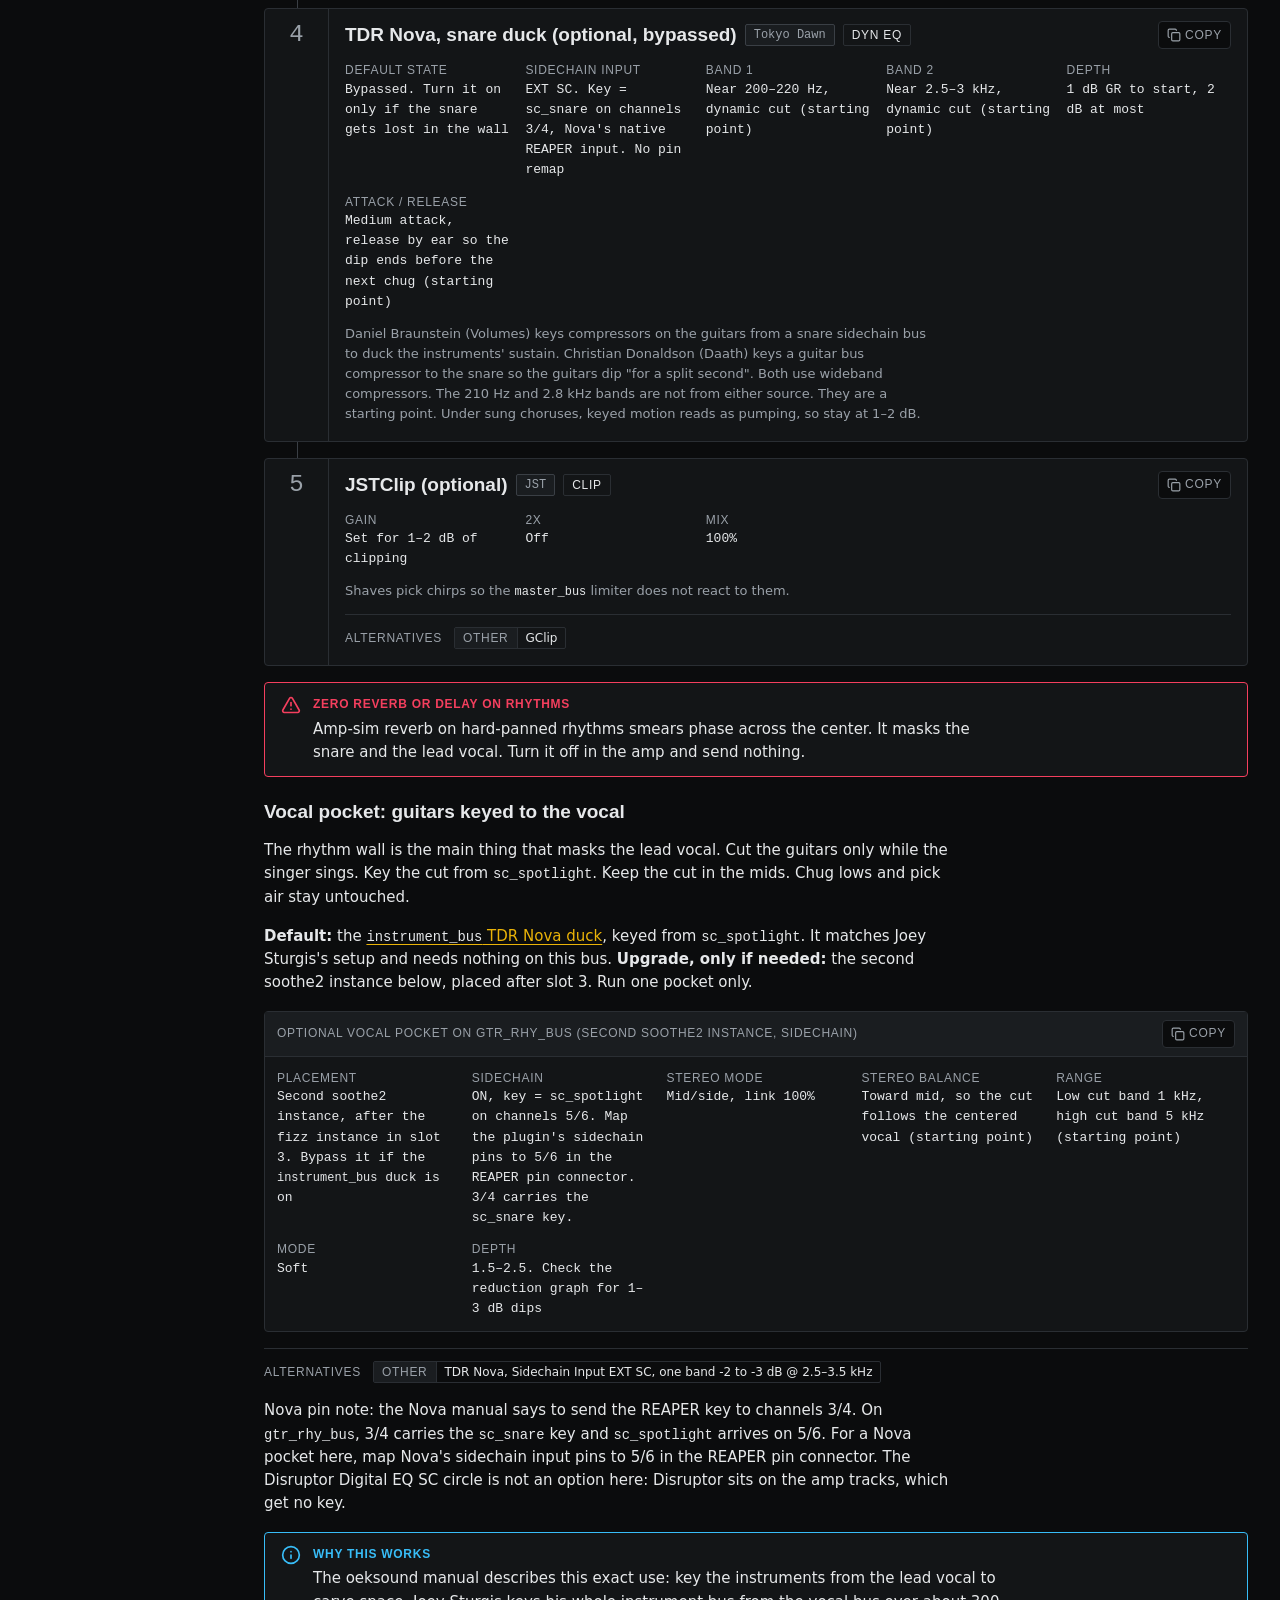
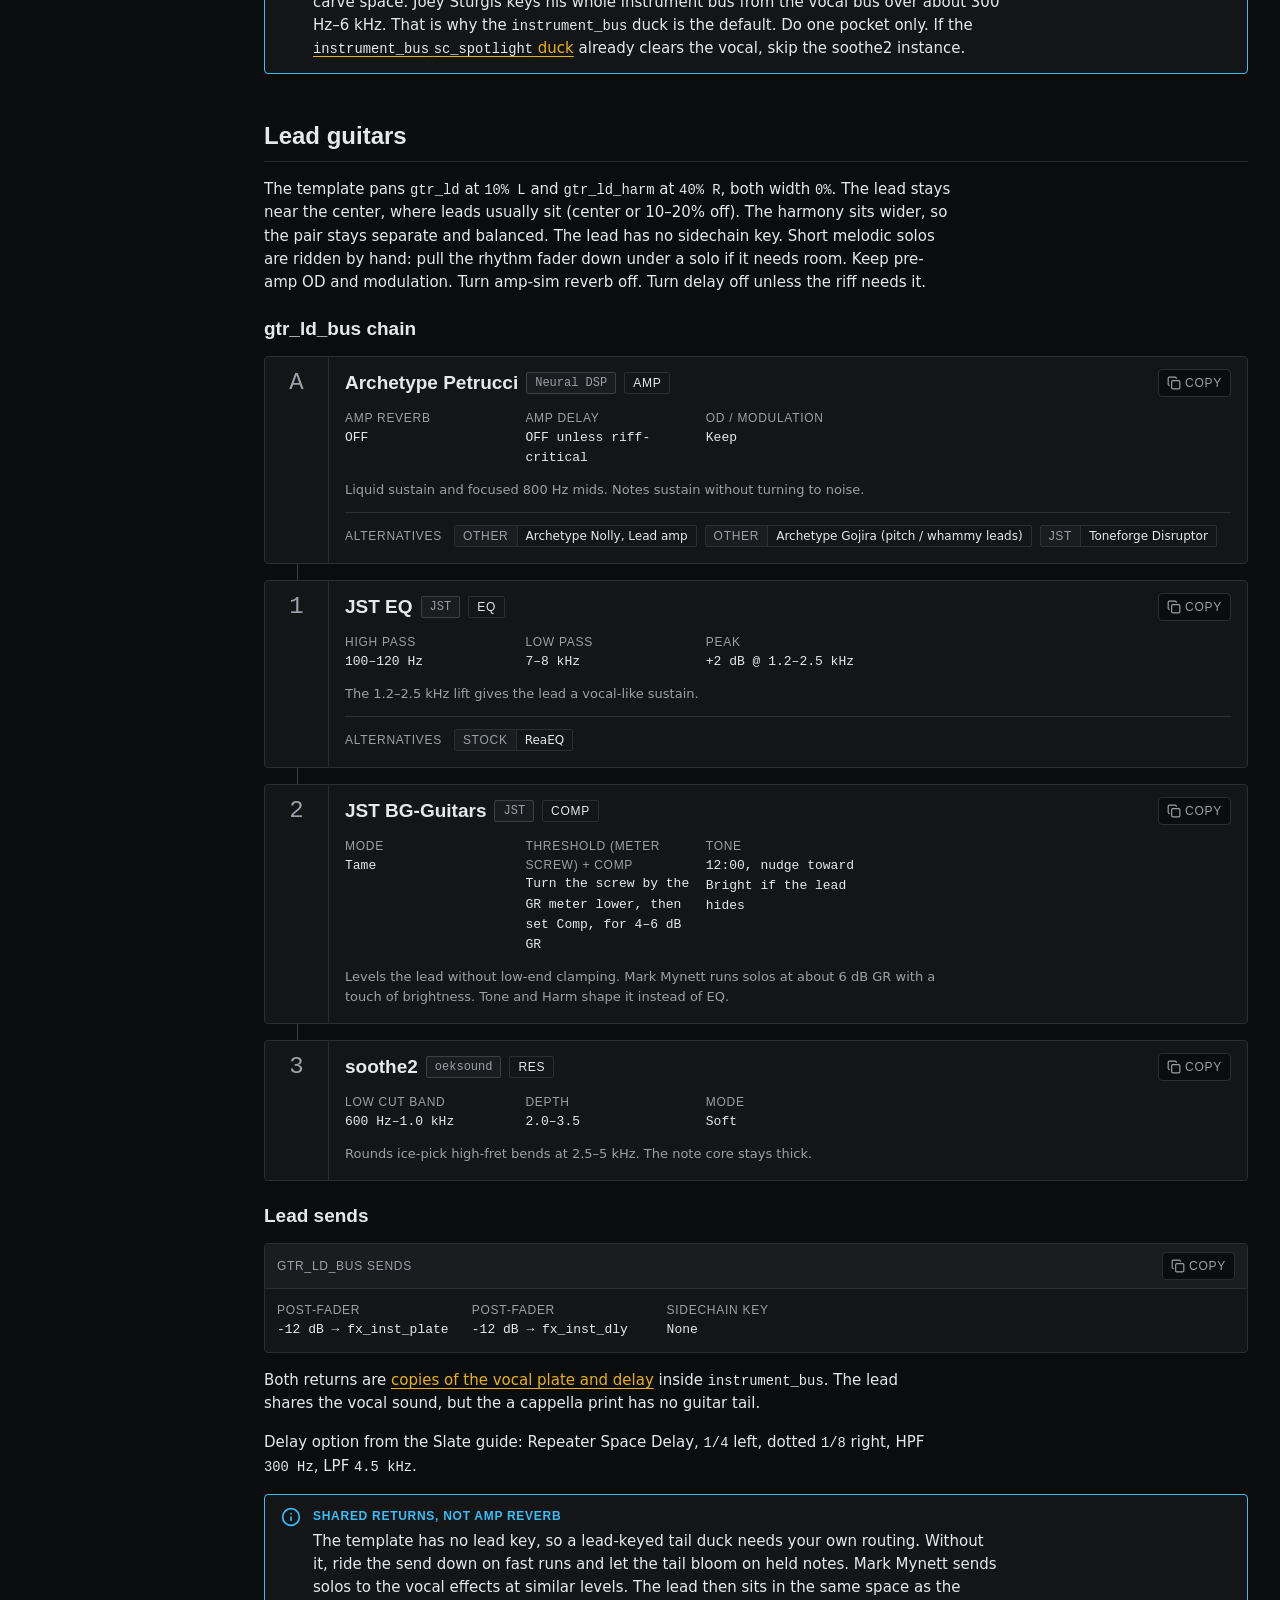
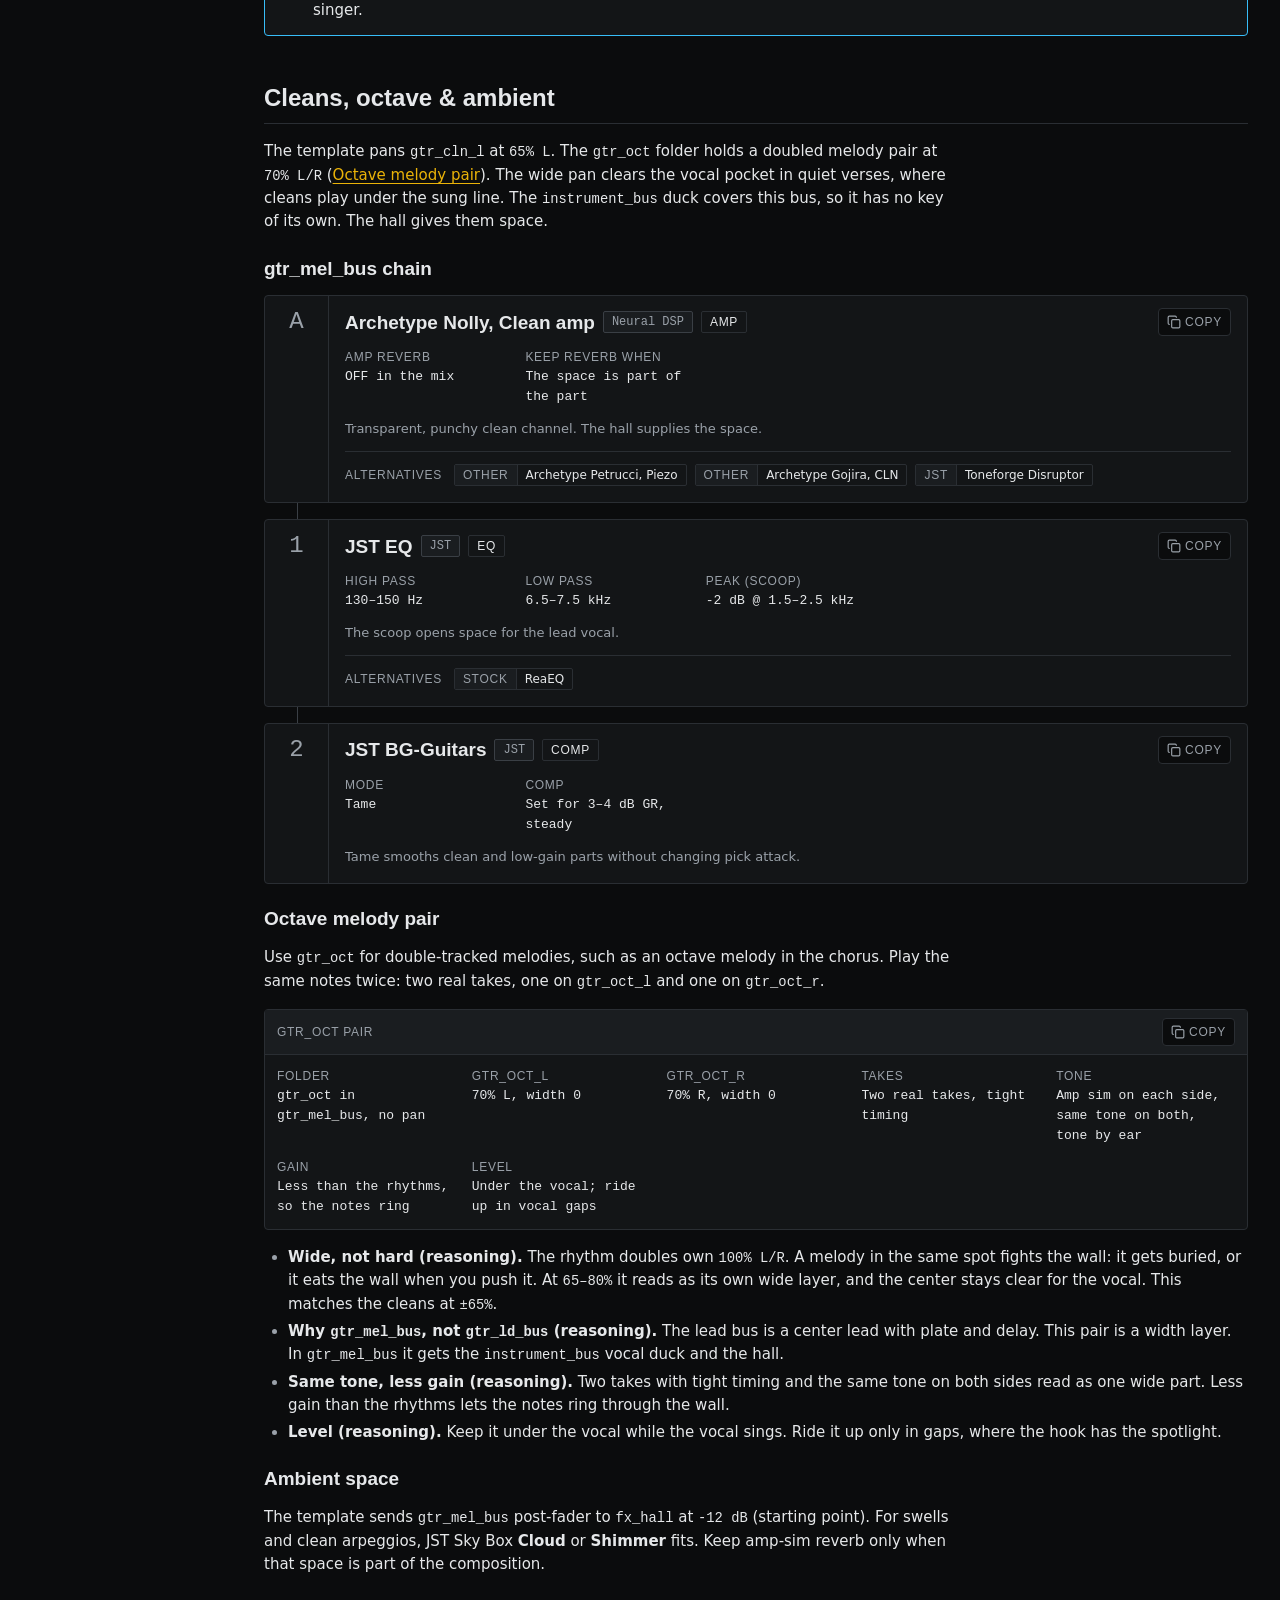
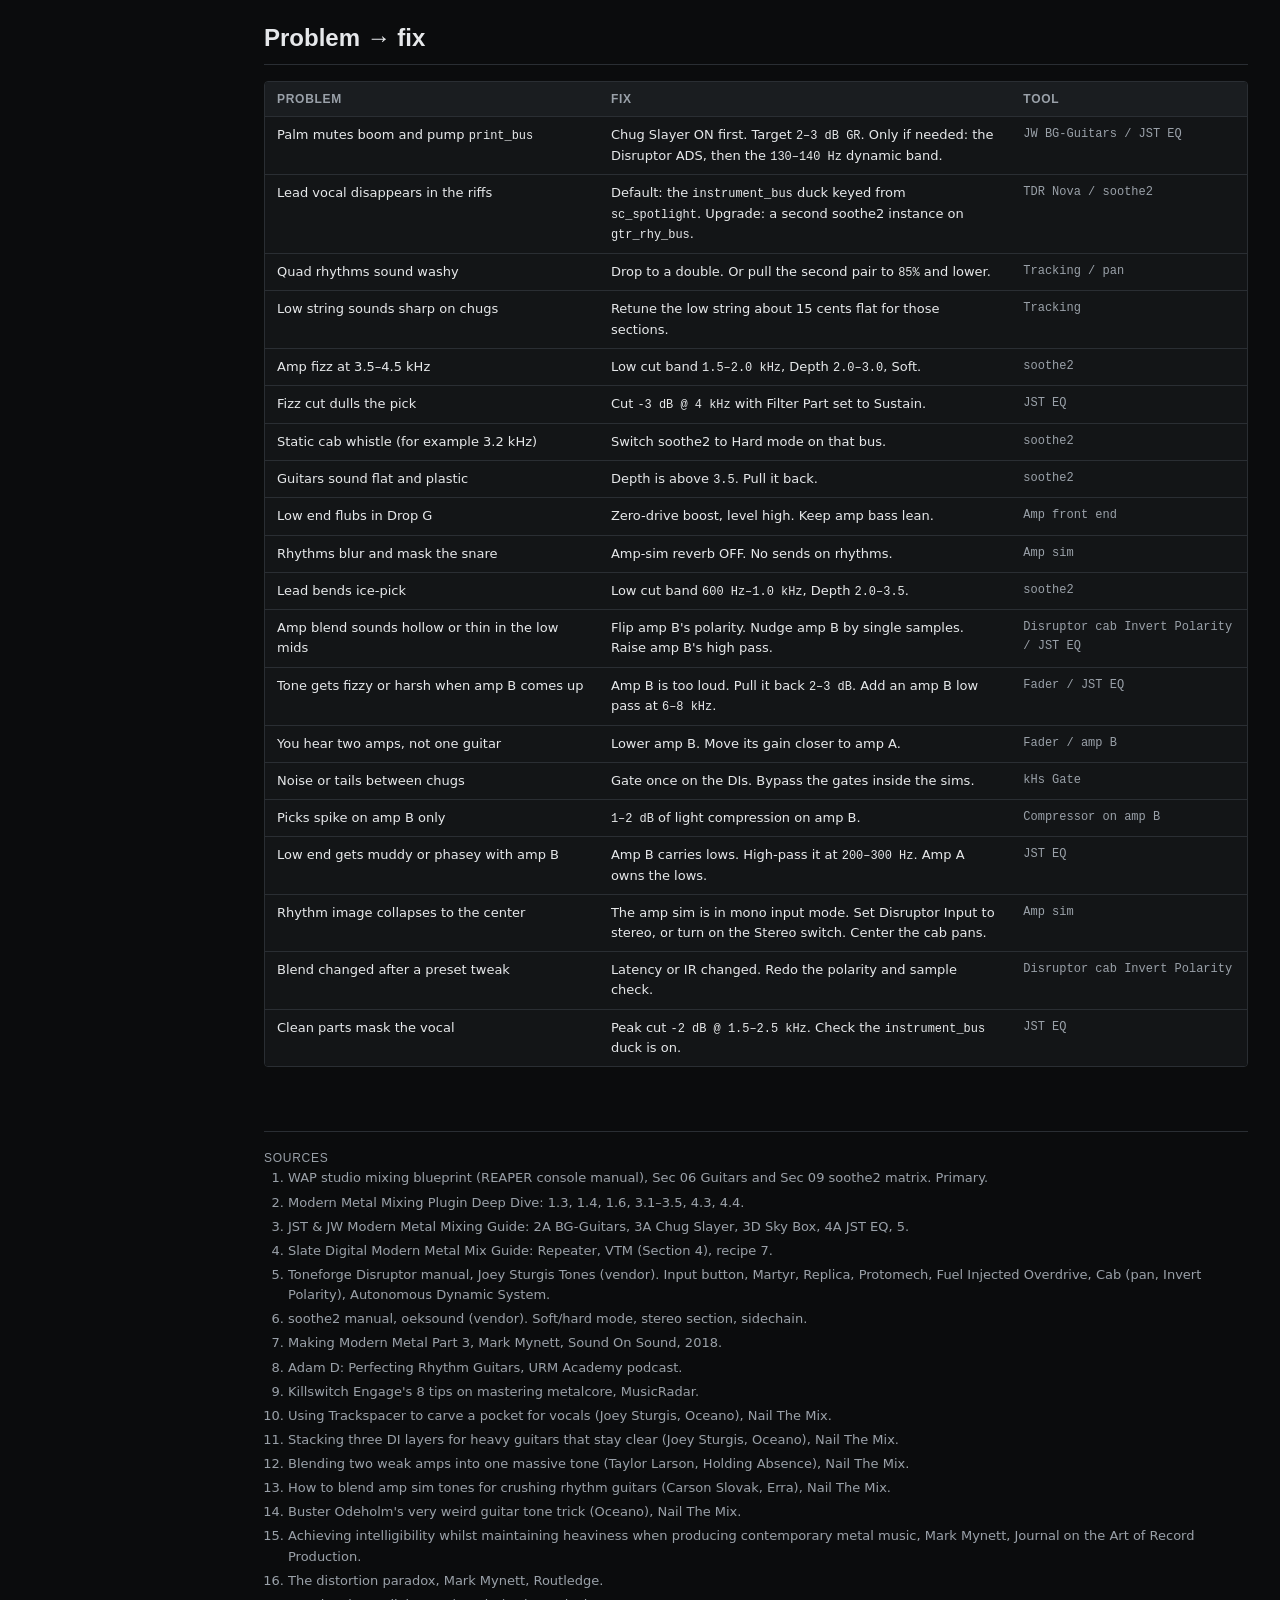
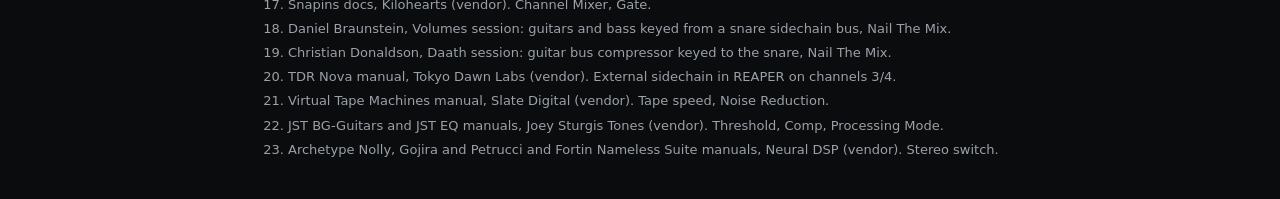
<file: docs/guitars.html>
<!doctype html>
<html lang="en">
<head>
<meta charset="utf-8">
<meta name="viewport" content="width=device-width, initial-scale=1">
<title>Guitars - WAP Mix Console</title>
<link rel="stylesheet" href="css/app.css">
</head>
<body data-page="guitars">
<a class="skip-link" href="#main">Skip to content</a>
<nav id="rail"></nav>
<main id="main">
<div class="content">

  <header class="page-header">
    <div class="label">Tracks / Guitars</div>
    <h1>Guitars: Rhythm, Lead, Clean</h1>
    <div class="goal">
      <span class="gchip gchip--lg gchip--guitars" aria-hidden="true"></span>
      <span class="label goal__label">Goal</span>
      <p class="goal__text">A dry, locked 7-string rhythm wall built on <code>JST Toneforge Disruptor</code>. Leads sing in the center. Cleans sit wide in the hall.</p>
    </div>
  </header>

  <section class="section">
    <h2 id="buses">Three guitar buses</h2>
    <div class="table-wrap">
      <table class="table">
        <thead>
          <tr><th scope="col">Bus</th><th scope="col">Pan</th><th scope="col">Sends &amp; ducking</th><th scope="col">soothe2 low cut</th></tr>
        </thead>
        <tbody>
          <tr><td><code>gtr_rhy_bus</code></td><td><span class="mono">100% L/R</span></td><td>Zero reverb or delay sends. Keys: <code>sc_snare</code> on 3/4 (optional duck, bypassed by default) and <code>sc_spotlight</code> on 5/6. The <code>instrument_bus</code> duck is the default vocal pocket.</td><td><span class="mono">1.5&ndash;2.0 kHz</span></td></tr>
          <tr><td><code>gtr_ld_bus</code></td><td><span class="mono">Lead 10% L, harmony 40% R</span></td><td>No sidechain key. Post-fader &rarr; <code>fx_inst_plate</code> and <code>fx_inst_dly</code>.</td><td><span class="mono">600 Hz&ndash;1.0 kHz</span></td></tr>
          <tr><td><code>gtr_mel_bus</code></td><td><span class="mono">Cleans &plusmn;65%, octave pair &plusmn;70%</span></td><td>No key of its own. The <code>instrument_bus</code> duck covers it. Post-fader <code>-12 dB</code> &rarr; <code>fx_hall</code>.</td><td><span class="mono">None</span></td></tr>
        </tbody>
      </table>
    </div>
    <p>Sidechain keys are set up on the <a href="routing.html">Routing</a> page. Return settings are on the <a href="fx-returns.html#returns">FX Returns</a> page.</p>
  </section>

  <section class="section">
    <h2 id="rhythm">Rhythm guitars</h2>
    <p>Hard-pan the 7-string rhythms <code>100% L/R</code>. Keep them <strong>100% dry</strong>. JW BG-Guitars with Chug Slayer tames Drop G&ndash;Bb palm-mute boom.</p>

    <h3 id="rhythm-layout">Track layout: amp blend</h3>
    <p>The template builds an amp blend, not a quad. Both DIs sum into one pitch-shift bus, <code>gtr_rhy_pitch</code>. It feeds two amp sims. Amp A carries the tone. Amp B, the clarity amp, sits under it.</p>
    <div class="table-wrap">
      <table class="table">
        <thead>
          <tr><th scope="col">Track</th><th scope="col">Role</th><th scope="col">Routing</th></tr>
        </thead>
        <tbody>
          <tr><td><code>gtr_rhy_bus</code></td><td>Rhythm bus, 6 channels. Holds the post-amp chain below.</td><td>Keys: <code>sc_snare</code> on 3/4, <code>sc_spotlight</code> on 5/6. Sends only 1/2 to its parent.</td></tr>
          <tr><td><code>gtr_rhy_pitch</code></td><td>Folder inside <code>gtr_rhy_bus</code>. Holds the <a href="#rhythm-pitch">pitch shifter</a>.</td><td>Master/Parent Send OFF. Post-fader <code>0.0 dB</code> sends &rarr; <code>gtr_rhy_amp_a</code> and <code>gtr_rhy_amp_b</code>.</td></tr>
          <tr><td><code>gtr_rhy_l</code> / <code>gtr_rhy_r</code></td><td>DIs inside <code>gtr_rhy_pitch</code>.</td><td>Pan <span class="mono">100% L</span> / <span class="mono">100% R</span>, width <span class="mono">0%</span>. No sends. The folder carries them.</td></tr>
          <tr><td><code>gtr_rhy_amp_a</code></td><td>Main amp inside <code>gtr_rhy_bus</code>: a stereo amp sim.</td><td>Fed only by the <code>gtr_rhy_pitch</code> send.</td></tr>
          <tr><td><code>gtr_rhy_amp_b</code></td><td>Clarity amp inside <code>gtr_rhy_bus</code>: a second stereo amp sim.</td><td>Fed only by the <code>gtr_rhy_pitch</code> send. Post-fader sends carry the pan, so both amps get the same L/R image.</td></tr>
        </tbody>
      </table>
    </div>
    <p>One amp sim instance on each amp track processes both hard-panned DIs. That works only in the sim's stereo input mode. Disruptor has an Input button with mono and stereo modes. Its stereo mode processes "two instruments simultaneously". Archetype Nolly, Gojira and Petrucci and Fortin Nameless each have a Stereo switch, because the original hardware takes a mono input. Set stereo on amp A, amp B and the pitch shifter. To check, solo <code>gtr_rhy_l</code>: the sound must stay left. If it spreads right, the sim is still in mono mode.</p>
    <ol class="steps">
      <li><div><span class="steps__title">Width 0% on the DIs</span><p>The template sets the DIs to stereo pan mode with width 0%. Each DI is summed to mono, then panned. A stereo plugin on a DI cannot be half-muted by balance pan.</p></div></li>
      <li><div><span class="steps__title">Set amp A alone first</span><p>Mute <code>gtr_rhy_amp_b</code>. Dial the full tone on amp A.</p></div></li>
      <li><div><span class="steps__title">Blend amp B under it</span><p>Unmute amp B with its fader down. Raise it until the pick attack and note definition clear up, then back off a little. Amp A stays the louder amp (starting point).</p></div></li>
      <li><div><span class="steps__title">Check polarity</span><p>Two amp sims can partly cancel. Flip amp B's polarity with the Invert Polarity button on its Disruptor cab and keep the fuller, tighter result. Full procedure in <a href="#rhythm-amp-b">Amp B: clarity layer</a>.</p></div></li>
      <li><div><span class="steps__title">Check mono</span><p>Sum the mix to mono. The rhythm wall must not hollow out when amp B comes in.</p></div></li>
    </ol>

    <h3 id="rhythm-pitch">Pitch shift: gtr_rhy_pitch</h3>
    <p>Archetype Petrucci on <code>gtr_rhy_pitch</code> works only as a pitch shifter. Its Transpose knob is set per song. Songs with no shift: Transpose 0, or bypass the plugin.</p>
    <ol class="rack">
      <li class="rack__slot">
        <div class="rack__num" aria-hidden="true">P</div>
        <div class="rack__body">
          <div class="rack__head">
            <h4 class="rack__name">Archetype Petrucci (pitch only)</h4>
            <span class="chip">Neural DSP</span>
            <span class="tag">PITCH</span>
            <button type="button" class="copy-btn" data-copy="guitars-rhy-pitch" aria-label="Copy Archetype Petrucci pitch shifter settings"></button>
          </div>
          <dl class="kv" id="guitars-rhy-pitch" data-copy-title="gtr_rhy_pitch - Archetype Petrucci (pitch only)">
            <div class="kv__item"><dt>Track</dt><dd>gtr_rhy_pitch, the only plugin. The DI gates stay first on gtr_rhy_l and gtr_rhy_r</dd></div>
            <div class="kv__item"><dt>Input mode</dt><dd>Stereo. Mono mode collapses the L/R double to the center</dd></div>
            <div class="kv__item"><dt>Transpose</dt><dd>Per song, in semitones (range -12 to +12). 0 when the song needs no shift</dd></div>
            <div class="kv__item"><dt>Gate</dt><dd>Off. The kHs Gate on each DI does this job</dd></div>
            <div class="kv__item"><dt>Doubler</dt><dd>Off. The manual says it is disabled in stereo mode anyway</dd></div>
            <div class="kv__item"><dt>Pedals</dt><dd>All off</dd></div>
            <div class="kv__item"><dt>Amp</dt><dd>Power switch off (bypasses the amplifier section)</dd></div>
            <div class="kv__item"><dt>EQ, Cab, rack FX</dt><dd>All off: 4-Band EQ, every IR loader and the room mic, Chorus, Delay, Reverb</dd></div>
            <div class="kv__item"><dt>Input / Output gain</dt><dd>Unity. Gain staging happens on the amps (starting point)</dd></div>
            <div class="kv__item"><dt>No shift</dt><dd>Transpose 0 or bypass the plugin</dd></div>
          </dl>
          <p class="rack__why">The Petrucci manual: the Transpose knob "moves the signal up or down in pitch by a constant interval (+12/-12 semitones)". Reasoning: one shifter ahead of both amps gives both the same shifted signal and the same latency, so amp A and amp B stay aligned. The parent send is off, so the dry DIs never reach <code>gtr_rhy_bus</code>.</p>
        </div>
      </li>
    </ol>

    <h3 id="rhythm-amp">Amp: JST Toneforge Disruptor</h3>
    <ol class="rack">
      <li class="rack__slot">
        <div class="rack__num" aria-hidden="true">A</div>
        <div class="rack__body">
          <div class="rack__head">
            <h4 class="rack__name">Toneforge Disruptor</h4>
            <span class="chip">JST</span>
            <span class="tag">AMP</span>
            <button type="button" class="copy-btn" data-copy="guitars-rhy-amp" aria-label="Copy Toneforge Disruptor settings"></button>
          </div>
          <dl class="kv" id="guitars-rhy-amp" data-copy-title="Slot A - Toneforge Disruptor">
            <div class="kv__item"><dt>Input</dt><dd>Stereo (Input button). Mono mode collapses the L/R double to the center</dd></div>
            <div class="kv__item"><dt>Mode</dt><dd>7 STR, tuning to match the guitar</dd></div>
            <div class="kv__item"><dt>Amplifier</dt><dd>Replica (mid-gain crunch). Protomech is the high-gain channel and too much gain for WAP</dd></div>
            <div class="kv__item"><dt>Tone (gain, EQ, boost, cab)</dt><dd>Tory dials it by ear</dd></div>
            <div class="kv__item"><dt>Battle For Utopia Reverb</dt><dd>Bypassed</dd></div>
            <div class="kv__item"><dt>High-Tech Delay</dt><dd>Bypassed</dd></div>
            <div class="kv__item"><dt>Cab A / Cab B pan</dt><dd>Center. Each cab has its own Pan Slider. Off-center pans skew the L/R double. Run the solo-left test with dual cab on</dd></div>
            <div class="kv__item"><dt>Autonomous Dynamic System (optional)</dt><dd>Off. Turn on the low end compressor only if chugs still jump with Chug Slayer on, and set it by ear</dd></div>
            <div class="kv__item"><dt>Gate</dt><dd>Off when kHs Gate sits on the DIs (see amp B gating). Without a DI gate: Threshold high enough to close between chugs</dd></div>
          </dl>
          <p class="rack__why">WAP is a mid-gain band, so the Replica channel fits. The manual lists Protomech as the high-gain channel, and that is too much gain for this sound. JST built the Autonomous Dynamic System to stop down-tuned low end from dominating the tone. Chug Slayer on the bus is the first chug control, so the ADS stays off unless it is still needed.</p>
          <div class="alts">
            <span class="label alts__title">Alternatives</span>
            <span class="alt"><span class="alt__tag">JST</span><span class="alt__name">Toneforge Misha Mansoor (Advanced)</span></span>
            <span class="alt"><span class="alt__tag">OTHER</span><span class="alt__name">Archetype Nolly, Rhythm amp</span></span>
            <span class="alt"><span class="alt__tag">OTHER</span><span class="alt__name">Archetype Gojira, HOT + OD</span></span>
            <span class="alt"><span class="alt__tag">OTHER</span><span class="alt__name">Fortin Nameless Suite</span></span>
          </div>
        </div>
      </li>
    </ol>
    <div class="callout callout--info" role="note">
      <svg class="icon" viewBox="0 0 24 24" aria-hidden="true" focusable="false"><circle cx="12" cy="12" r="10"/><path d="M12 16v-4"/><path d="M12 8h.01"/></svg>
      <div class="callout__body">
        <span class="callout__title">No tone knob values in this guide</span>
        <p>The guide gives no gain, EQ, boost or cab values for the amps. Tory dials amp A and amp B by ear. The rows above cover only the functional settings: input mode, tuning mode, bypassed effects, pans and gating.</p>
      </div>
    </div>
    <div class="settings">
      <div class="settings__head">
        <span class="label">Reference: Toneforge Disruptor controls (from the manual)</span>
        <button type="button" class="copy-btn" data-copy="guitars-disruptor-ref" aria-label="Copy Reference: Toneforge Disruptor controls"></button>
      </div>
      <div class="settings__body">
        <dl class="kv" id="guitars-disruptor-ref" data-copy-title="Reference: Toneforge Disruptor controls">
          <div class="kv__item"><dt>Global</dt><dd>Gate, Input, Output, DI Match, Mode (6/7/8 STR + 13 tunings, E Standard down one octave)</dd></div>
          <div class="kv__item"><dt>Martyr channel (clean to crunch)</dt><dd>Comp, Gain, Bright, Burn, Bass, Middle, Treble, Presence, Volume, Auto Gain</dd></div>
          <div class="kv__item"><dt>Replica channel (modded JCM 800)</dt><dd>Hunt (low frequency gain), Kill (high frequency gain), Devour (overall gain), Bass, Middle, Treble, Presence, Volume, Pwr Amp (Tube / SS), Input (Hi / Lo), Auto Gain</dd></div>
          <div class="kv__item"><dt>Protomech channel (high gain)</dt><dd>Mode (Monolith, Dielectric, Aggression, Mechanized, Damaged), Gain, Bass, Middle, Treble, Presence, Volume</dd></div>
          <div class="kv__item"><dt>Pedals / Effects</dt><dd>Descent Chorus, Soul Hacker Lofi, Fuel Injected Overdrive (Drive, Level, Bass, Treble), Battle For Utopia Reverb, High-Tech Delay, Sidewidener II, Pixelator</dd></div>
          <div class="kv__item"><dt>Cab</dt><dd>Rectifire 4x12, Rectifire 2x12, M60B 4x12, External IR, DI blend. Mics: Condenser, Dynamic 421, Dynamic 57, Ribbon</dd></div>
          <div class="kv__item"><dt>Post-amp</dt><dd>Smooth (resonance reduction), Digital EQ (24 bands, dynamic, Kill Resonances), Analog EQ</dd></div>
          <div class="kv__item"><dt>Autonomous Dynamic System</dt><dd>Low end compressor: Crossover (20&ndash;400 Hz), Intensity, Volume. Limiter: Threshold</dd></div>
        </dl>
      </div>
    </div>
    <p>Any Archetype or Fortin alternative: set its Stereo switch ON. Fortin's stereo mode also pans the microphones internally "as dual distance". Use one mic, or run the solo-left test with both mics on.</p>

    <h3 id="rhythm-amp-b">Amp B: clarity layer</h3>
    <p>Amp B puts back the pick attack and string detail that amp A compresses away. It is a lower-gain, brighter amp tucked under amp A. Joey Sturgis, Taylor Larson, Carson Slovak and Buster Odeholm all blend a version of it. Sturgis puts the main amp at about 90% of the final tone. If you hear amp B as a separate sound, it is too loud.</p>
    <div class="table-wrap">
      <table class="table">
        <thead>
          <tr><th scope="col">Range</th><th scope="col">Owner</th><th scope="col">Amp B setting</th></tr>
        </thead>
        <tbody>
          <tr><td><span class="mono">Below 200&ndash;300 Hz</span></td><td>Amp A</td><td>High-pass amp B at <span class="mono">200&ndash;300 Hz</span> (starting point). This also removes most of the low-mid comb filtering between the two sims.</td></tr>
          <tr><td><span class="mono">1&ndash;5 kHz</span></td><td>Amp B</td><td>Pick and string detail. Leave this range open.</td></tr>
          <tr><td><span class="mono">Above 6&ndash;8 kHz</span></td><td>Bus low pass</td><td>Optional amp B low pass at <span class="mono">6&ndash;8 kHz</span> if fizz grows (starting point).</td></tr>
        </tbody>
      </table>
    </div>
    <ol class="rack">
      <li class="rack__slot">
        <div class="rack__num" aria-hidden="true">B</div>
        <div class="rack__body">
          <div class="rack__head">
            <h4 class="rack__name">Toneforge Disruptor, second instance</h4>
            <span class="chip">JST</span>
            <span class="tag">AMP</span>
            <button type="button" class="copy-btn" data-copy="guitars-rhy-amp-b" aria-label="Copy amp B Toneforge Disruptor settings"></button>
          </div>
          <dl class="kv" id="guitars-rhy-amp-b" data-copy-title="Slot B - Toneforge Disruptor (clarity layer)">
            <div class="kv__item"><dt>Input</dt><dd>Stereo (Input button)</dd></div>
            <div class="kv__item"><dt>Amplifier</dt><dd>Lower gain and brighter than amp A, for example Martyr (clean to crunch)</dd></div>
            <div class="kv__item"><dt>Tone (gain, EQ, boost, cab)</dt><dd>Tory dials it by ear</dd></div>
            <div class="kv__item"><dt>Battle For Utopia Reverb</dt><dd>Bypassed</dd></div>
            <div class="kv__item"><dt>High-Tech Delay</dt><dd>Bypassed</dd></div>
            <div class="kv__item"><dt>Gate</dt><dd>Off. The DI gate does this job</dd></div>
            <div class="kv__item"><dt>Cab</dt><dd>One cab. Disable the second cab if you load an External IR. Cab pan: center</dd></div>
            <div class="kv__item"><dt>Cab Invert Polarity</dt><dd>On only if the flip wins the polarity check</dd></div>
            <div class="kv__item"><dt>Fader</dt><dd>-8 to -12 dB under amp A (starting point)</dd></div>
          </dl>
          <p class="rack__why">Sturgis's mid-gain "spank" layer is "not about adding more gain; it's about adding clarity". The guide gives no knob values for amp B. Tory dials it by ear under amp A.</p>
          <div class="alts">
            <span class="label alts__title">Alternatives</span>
            <span class="alt"><span class="alt__tag">JST</span><span class="alt__name">Disruptor, Replica channel at lower gain</span></span>
            <span class="alt"><span class="alt__tag">OTHER</span><span class="alt__name">Archetype Nolly, Crunch amp</span></span>
            <span class="alt"><span class="alt__tag">OTHER</span><span class="alt__name">Archetype Nolly, Clean amp</span></span>
            <span class="alt"><span class="alt__tag">JST</span><span class="alt__name">Bassforge Bonecrusher or Hellraiser (bass amp, niche)</span></span>
          </div>
        </div>
      </li>
      <li class="rack__slot">
        <div class="rack__num" aria-hidden="true">1</div>
        <div class="rack__body">
          <div class="rack__head">
            <h4 class="rack__name">JST EQ</h4>
            <span class="chip">JST</span>
            <span class="tag">EQ</span>
            <button type="button" class="copy-btn" data-copy="guitars-rhy-amp-b-eq" aria-label="Copy amp B JST EQ settings"></button>
          </div>
          <dl class="kv" id="guitars-rhy-amp-b-eq" data-copy-title="Amp B slot 1 - JST EQ">
            <div class="kv__item"><dt>High Pass</dt><dd>200&ndash;300 Hz (starting point)</dd></div>
            <div class="kv__item"><dt>Low Pass</dt><dd>Optional, 6&ndash;8 kHz if fizz grows (starting point)</dd></div>
          </dl>
          <p class="rack__why">Amp A owns the lows. Sturgis cuts his low-gain layer around 250 Hz. Odeholm filters out everything that does not add string detail. Larson low-passes guitars at 7&ndash;8 kHz.</p>
        </div>
      </li>
      <li class="rack__slot">
        <div class="rack__num" aria-hidden="true">2</div>
        <div class="rack__body">
          <div class="rack__head">
            <h4 class="rack__name">Polarity flip (if the flip wins)</h4>
            <span class="chip">JST</span>
            <span class="tag">PHASE</span>
            <button type="button" class="copy-btn" data-copy="guitars-rhy-amp-b-pol" aria-label="Copy amp B polarity settings"></button>
          </div>
          <dl class="kv" id="guitars-rhy-amp-b-pol" data-copy-title="Amp B slot 2 - Polarity flip">
            <div class="kv__item"><dt>Where</dt><dd>Amp B Disruptor, Cab section, Invert Polarity button</dd></div>
            <div class="kv__item"><dt>Dual cab</dt><dd>Press it on both cabs</dd></div>
            <div class="kv__item"><dt>Extra plugin</dt><dd>None needed</dd></div>
          </dl>
          <p class="rack__why">The Disruptor manual: the cab's Invert Polarity button "inverts the polarity of the processed signal". It flips amp B without a separate plugin. Use it only if the flipped setting sounds fuller.</p>
          <div class="alts">
            <span class="label alts__title">Alternatives</span>
            <span class="alt"><span class="alt__tag">OTHER</span><span class="alt__name">kHs Channel Mixer, Left to Left and Right to Right at -1, cross feeds 0</span></span>
            <span class="alt"><span class="alt__tag">STOCK</span><span class="alt__name">REAPER track polarity button <span class="chip">unverified</span></span></span>
          </div>
        </div>
      </li>
    </ol>
    <p><strong>Blend.</strong> Start amp B <span class="mono">8&ndash;12 dB</span> under amp A (starting point). Raise it until it adds the detail you want, then pull it back slightly. Set the final level by ear in the full mix.</p>
    <p><strong>Phase.</strong> Two different sims on one DI always interact. Plugin latency and cab IR timing differ, so amp B can arrive a few samples off. The pitch shifter sits before both amps, so its latency adds equally to both and does not change this check.</p>
    <ol class="steps">
      <li><div><span class="steps__title">Set up the check</span><p>Solo <code>gtr_rhy_amp_a</code> and <code>gtr_rhy_amp_b</code>. Bring amp B up to amp A's level. Sum the monitor to mono.</p></div></li>
      <li><div><span class="steps__title">Polarity first</span><p>Flip amp B's polarity. Keep the setting with more low-mid body.</p></div></li>
      <li><div><span class="steps__title">Then single-sample nudges</span><p>If both settings sound hollow, delay amp B one sample at a time and A/B each step. MAutoAlign or MTrackAlign can do this <span class="chip">unverified</span>.</p></div></li>
      <li><div><span class="steps__title">Back to blend level</span><p>Pull amp B back down. Redo the check after any amp, cab or IR change.</p></div></li>
    </ol>
    <p><strong>Gating.</strong> Gate once on the DIs. Bypass the gates inside both sims. Two gates on two amps open and close at different times, so amp B's tails stick out. No source covers this case. It is a starting point.</p>
    <div class="settings">
      <div class="settings__head">
        <span class="label">kHs Gate on gtr_rhy_l and gtr_rhy_r</span>
        <button type="button" class="copy-btn" data-copy="guitars-rhy-di-gate" aria-label="Copy kHs Gate on the DIs settings"></button>
      </div>
      <div class="settings__body">
        <dl class="kv" id="guitars-rhy-di-gate" data-copy-title="kHs Gate on gtr_rhy_l and gtr_rhy_r">
          <div class="kv__item"><dt>Placement</dt><dd>First plugin on each DI, before gtr_rhy_pitch. Both amps get the same gated signal</dd></div>
          <div class="kv__item"><dt>Threshold</dt><dd>High enough to close between chugs (starting point)</dd></div>
          <div class="kv__item"><dt>Tolerance</dt><dd>A few dB, so the gate does not chatter (starting point)</dd></div>
          <div class="kv__item"><dt>Hold, Release, Range</dt><dd>By ear on the fastest riff (starting point)</dd></div>
          <div class="kv__item"><dt>Look-ahead</dt><dd>On. Lets transients through with 5 ms latency, same on both amps</dd></div>
          <div class="kv__item"><dt>Sim gates</dt><dd>Disruptor Gate off on both instances. Bypass any gate inside Nolly</dd></div>
        </dl>
      </div>
    </div>
    <p><strong>Compression.</strong> None on amp B by default. Distorted rhythms need little compression, and Chug Slayer and JSTClip on the bus cover it. A lower-gain amp keeps more pick spikes. If amp B jumps out on hard picks, add <span class="mono">1&ndash;2 dB</span> of light compression on amp B only (starting point).</p>

    <h3 id="rhythm-tracking">Double or quad</h3>
    <div class="table-wrap">
      <table class="table">
        <thead>
          <tr><th scope="col">Setup</th><th scope="col">Pan &amp; level</th><th scope="col">Use when</th></tr>
        </thead>
        <tbody>
          <tr><td>Double (2 takes)</td><td><span class="mono">100% L/R</span>, equal level</td><td>Default. Clearest pick attack. Best for fast djent rhythms.</td></tr>
          <tr><td>Quad (4 takes)</td><td>Main pair <span class="mono">100% L/R</span>. Second pair opposite-panned about <span class="mono">85%</span>, lower in level</td><td>Only when every take is tight. Loose quads sound washy and phasey.</td></tr>
        </tbody>
      </table>
    </div>
    <p>This table is tracking guidance. The template builds the double. For a quad, add the second pair as two more DI tracks inside <code>gtr_rhy_pitch</code>. Give them the same width <span class="mono">0%</span> and no sends. The folder feeds both amps.</p>
    <ol class="steps">
      <li><div><span class="steps__title">One player, both sides</span><p>Adam Dutkiewicz has the songwriter track both rhythm sides on Killswitch Engage records.</p></div></li>
      <li><div><span class="steps__title">Flatten the low string for chugs</span><p>Tune the low string about 15 cents flat for palm-mute sections. Hard picking pulls it sharp. Tune near zero for open chords.</p></div></li>
      <li><div><span class="steps__title">Punch in, keep the take</span><p>Track full takes. Fix only the bad sections with punch-ins.</p></div></li>
    </ol>

    <h3 id="rhythm-chain">Post-amp chain on gtr_rhy_bus</h3>
    <ol class="rack">
      <li class="rack__slot">
        <div class="rack__num" aria-hidden="true">T</div>
        <div class="rack__body">
          <div class="rack__head">
            <h4 class="rack__name">Virtual Tape Machines (optional)</h4>
            <span class="chip">Slate</span>
            <span class="tag">SAT</span>
            <button type="button" class="copy-btn" data-copy="guitars-rhy-vtm" aria-label="Copy Virtual Tape Machines (optional) settings"></button>
          </div>
          <dl class="kv" id="guitars-rhy-vtm" data-copy-title="Slot T - Virtual Tape Machines (optional)">
            <div class="kv__item"><dt>Machine</dt><dd>2-Inch 16-Track</dd></div>
            <div class="kv__item"><dt>Speed</dt><dd>30 ips</dd></div>
            <div class="kv__item"><dt>Tape Type</dt><dd>FG9</dd></div>
            <div class="kv__item"><dt>Bias</dt><dd>Normal</dd></div>
            <div class="kv__item"><dt>Noise Reduction</dt><dd>-80 dB, the lowest setting (default -24 dB)</dd></div>
          </dl>
          <p class="rack__why">Optional first slot. The VTM manual says 30 ips has "an overall flatter frequency response, and a slightly extended high-end", with smooth saturation on peaks. So it rounds fast pick peaks but does not darken fizz. Use the JST EQ low pass and soothe2 for fizz. 15 ips adds more color: a fatter low end and more midrange bite, per the manual.</p>
        </div>
      </li>
      <li class="rack__slot">
        <div class="rack__num" aria-hidden="true">1</div>
        <div class="rack__body">
          <div class="rack__head">
            <h4 class="rack__name">JST EQ</h4>
            <span class="chip">JST</span>
            <span class="tag">EQ</span>
            <button type="button" class="copy-btn" data-copy="guitars-rhy-eq" aria-label="Copy JST EQ settings"></button>
          </div>
          <dl class="kv" id="guitars-rhy-eq" data-copy-title="Slot 1 - JST EQ">
            <div class="kv__item"><dt>High Pass</dt><dd>85&ndash;100 Hz (JST EQ has no documented slope control)</dd></div>
            <div class="kv__item"><dt>Low Pass</dt><dd>7.5&ndash;9 kHz</dd></div>
            <div class="kv__item"><dt>Peak (narrow Q)</dt><dd>-2 to -4 dB @ 3.8&ndash;4.2 kHz</dd></div>
            <div class="kv__item"><dt>Peak</dt><dd>+2 dB @ 1.8 kHz</dd></div>
            <div class="kv__item"><dt>Fizz option</dt><dd>4 kHz, Filter Part Sustain, -3 dB</dd></div>
            <div class="kv__item"><dt>Mud option</dt><dd>Optional, last chug control. 130&ndash;140 Hz Dynamic EQ band, fast attack, Processing Mode Stereo. Active on palm mutes only. Add it only if Chug Slayer and the ADS leave boom</dd></div>
          </dl>
          <p class="rack__why">Clears sub rumble and amp fizz. A Sustain-only cut keeps the pick transient bright. Mark Mynett uses the same frame: HPF about 85 Hz, LPF about 7.5 kHz, and a 131 Hz dynamic band for chug thump.</p>
          <div class="alts">
            <span class="label alts__title">Alternatives</span>
            <span class="alt"><span class="alt__tag">STOCK</span><span class="alt__name">ReaEQ</span></span>
            <span class="alt"><span class="alt__tag">SLATE</span><span class="alt__name">VM FG-S</span></span>
          </div>
        </div>
      </li>
      <li class="rack__slot">
        <div class="rack__num" aria-hidden="true">2</div>
        <div class="rack__body">
          <div class="rack__head">
            <h4 class="rack__name">JW BG-Guitars (first chug control)</h4>
            <span class="chip">JST</span>
            <span class="tag">COMP</span>
            <button type="button" class="copy-btn" data-copy="guitars-rhy-bg" aria-label="Copy JW BG-Guitars settings"></button>
          </div>
          <dl class="kv" id="guitars-rhy-bg" data-copy-title="Slot 2 - JW BG-Guitars">
            <div class="kv__item"><dt>Chug Slayer</dt><dd>ON</dd></div>
            <div class="kv__item"><dt>Crush</dt><dd>2&ndash;3 dB GR, never more</dd></div>
            <div class="kv__item"><dt>Loud</dt><dd>Set to level-match</dd></div>
            <div class="kv__item"><dt>Mix</dt><dd>100%</dd></div>
          </dl>
          <p class="rack__why">Amp distortion already limits the dynamic range. Many engineers do not compress rhythms at all. Chug Slayer does the main job here: it applies preset multiband compression in the low mids. It holds down low-end swings from palm mutes in the lower midrange. Open chords keep their low end. Turn it on first. Add the Disruptor ADS only if the amp output still jumps, and the JST EQ 131 Hz band last. Three stacked chug controls thin the low end.</p>
          <div class="alts">
            <span class="label alts__title">Alternatives</span>
            <span class="alt"><span class="alt__tag">JST</span><span class="alt__name">JST BG-Guitars (Clamp)</span></span>
            <span class="alt"><span class="alt__tag">SLATE</span><span class="alt__name">VM SD-3A, 1.5&ndash;2 dB on chugs</span></span>
          </div>
        </div>
      </li>
      <li class="rack__slot">
        <div class="rack__num" aria-hidden="true">3</div>
        <div class="rack__body">
          <div class="rack__head">
            <h4 class="rack__name">soothe2</h4>
            <span class="chip">oeksound</span>
            <span class="tag">RES</span>
            <button type="button" class="copy-btn" data-copy="guitars-rhy-soothe" aria-label="Copy soothe2 settings"></button>
          </div>
          <dl class="kv" id="guitars-rhy-soothe" data-copy-title="Slot 3 - soothe2">
            <div class="kv__item"><dt>Low cut band</dt><dd>1.5&ndash;2.0 kHz</dd></div>
            <div class="kv__item"><dt>Depth</dt><dd>2.0&ndash;3.0</dd></div>
            <div class="kv__item"><dt>Mode</dt><dd>Soft</dd></div>
            <div class="kv__item"><dt>Stereo mode</dt><dd>Left/right, stereo link low (starting point)</dd></div>
            <div class="kv__item"><dt>Sidechain</dt><dd>Off. This instance detects fizz in the guitars</dd></div>
          </dl>
          <p class="rack__why">Removes 3.5&ndash;4.5 kHz amp fizz. The raised HPF protects 100&ndash;250 Hz chugs. The soothe2 manual: "Left/right mode, combined with a low link setting, usually works well on source material with hard-panned elements." A sidechain key here would make detection follow the vocal, not the fizz. For a vocal pocket, use a second instance (see <a href="#vocal-pocket">Vocal pocket</a>).</p>
        </div>
      </li>
      <li class="rack__slot">
        <div class="rack__num" aria-hidden="true">4</div>
        <div class="rack__body">
          <div class="rack__head">
            <h4 class="rack__name">TDR Nova, snare duck (optional, bypassed)</h4>
            <span class="chip">Tokyo Dawn</span>
            <span class="tag">DYN EQ</span>
            <button type="button" class="copy-btn" data-copy="guitars-rhy-snare-duck" aria-label="Copy TDR Nova snare duck settings"></button>
          </div>
          <dl class="kv" id="guitars-rhy-snare-duck" data-copy-title="Slot 4 - TDR Nova snare duck (optional, bypassed)">
            <div class="kv__item"><dt>Default state</dt><dd>Bypassed. Turn it on only if the snare gets lost in the wall</dd></div>
            <div class="kv__item"><dt>Sidechain Input</dt><dd>EXT SC. Key = sc_snare on channels 3/4, Nova's native REAPER input. No pin remap</dd></div>
            <div class="kv__item"><dt>Band 1</dt><dd>Near 200&ndash;220 Hz, dynamic cut (starting point)</dd></div>
            <div class="kv__item"><dt>Band 2</dt><dd>Near 2.5&ndash;3 kHz, dynamic cut (starting point)</dd></div>
            <div class="kv__item"><dt>Depth</dt><dd>1 dB GR to start, 2 dB at most</dd></div>
            <div class="kv__item"><dt>Attack / Release</dt><dd>Medium attack, release by ear so the dip ends before the next chug (starting point)</dd></div>
          </dl>
          <p class="rack__why">Daniel Braunstein (Volumes) keys compressors on the guitars from a snare sidechain bus to duck the instruments' sustain. Christian Donaldson (Daath) keys a guitar bus compressor to the snare so the guitars dip "for a split second". Both use wideband compressors. The 210 Hz and 2.8 kHz bands are not from either source. They are a starting point. Under sung choruses, keyed motion reads as pumping, so stay at 1&ndash;2 dB.</p>
        </div>
      </li>
      <li class="rack__slot">
        <div class="rack__num" aria-hidden="true">5</div>
        <div class="rack__body">
          <div class="rack__head">
            <h4 class="rack__name">JSTClip (optional)</h4>
            <span class="chip">JST</span>
            <span class="tag">CLIP</span>
            <button type="button" class="copy-btn" data-copy="guitars-rhy-clip" aria-label="Copy JSTClip (optional) settings"></button>
          </div>
          <dl class="kv" id="guitars-rhy-clip" data-copy-title="Slot 5 - JSTClip (optional)">
            <div class="kv__item"><dt>Gain</dt><dd>Set for 1&ndash;2 dB of clipping</dd></div>
            <div class="kv__item"><dt>2x</dt><dd>Off</dd></div>
            <div class="kv__item"><dt>Mix</dt><dd>100%</dd></div>
          </dl>
          <p class="rack__why">Shaves pick chirps so the <code>master_bus</code> limiter does not react to them.</p>
          <div class="alts">
            <span class="label alts__title">Alternatives</span>
            <span class="alt"><span class="alt__tag">OTHER</span><span class="alt__name">GClip</span></span>
          </div>
        </div>
      </li>
    </ol>
    <div class="callout callout--danger" role="note">
      <svg class="icon" viewBox="0 0 24 24" aria-hidden="true" focusable="false"><path d="m21.73 18-8-14a2 2 0 0 0-3.48 0l-8 14A2 2 0 0 0 4 21h16a2 2 0 0 0 1.73-3"/><path d="M12 9v4"/><path d="M12 17h.01"/></svg>
      <div class="callout__body">
        <span class="callout__title">Zero reverb or delay on rhythms</span>
        <p>Amp-sim reverb on hard-panned rhythms smears phase across the center. It masks the snare and the lead vocal. Turn it off in the amp and send nothing.</p>
      </div>
    </div>

    <h3 id="vocal-pocket">Vocal pocket: guitars keyed to the vocal</h3>
    <p>The rhythm wall is the main thing that masks the lead vocal. Cut the guitars only while the singer sings. Key the cut from <code>sc_spotlight</code>. Keep the cut in the mids. Chug lows and pick air stay untouched.</p>
    <p><strong>Default:</strong> the <a href="mix-bus.html#instrument-bus"><code>instrument_bus</code> TDR Nova duck</a>, keyed from <code>sc_spotlight</code>. It matches Joey Sturgis's setup and needs nothing on this bus. <strong>Upgrade, only if needed:</strong> the second soothe2 instance below, placed after slot 3. Run one pocket only.</p>
    <div class="settings">
      <div class="settings__head">
        <span class="label">Optional vocal pocket on gtr_rhy_bus (second soothe2 instance, sidechain)</span>
        <button type="button" class="copy-btn" data-copy="guitars-vocal-pocket" aria-label="Copy Vocal pocket settings"></button>
      </div>
      <div class="settings__body">
        <dl class="kv" id="guitars-vocal-pocket" data-copy-title="Optional vocal pocket on gtr_rhy_bus (second soothe2 instance, sidechain)">
          <div class="kv__item"><dt>Placement</dt><dd>Second soothe2 instance, after the fizz instance in slot 3. Bypass it if the <code>instrument_bus</code> duck is on</dd></div>
          <div class="kv__item"><dt>Sidechain</dt><dd>ON, key = sc_spotlight on channels 5/6. Map the plugin's sidechain pins to 5/6 in the REAPER pin connector. 3/4 carries the sc_snare key.</dd></div>
          <div class="kv__item"><dt>Stereo mode</dt><dd>Mid/side, link 100%</dd></div>
          <div class="kv__item"><dt>Stereo balance</dt><dd>Toward mid, so the cut follows the centered vocal (starting point)</dd></div>
          <div class="kv__item"><dt>Range</dt><dd>Low cut band 1 kHz, high cut band 5 kHz (starting point)</dd></div>
          <div class="kv__item"><dt>Mode</dt><dd>Soft</dd></div>
          <div class="kv__item"><dt>Depth</dt><dd>1.5&ndash;2.5. Check the reduction graph for 1&ndash;3 dB dips</dd></div>
        </dl>
      </div>
    </div>
    <div class="alts">
      <span class="label alts__title">Alternatives</span>
      <span class="alt"><span class="alt__tag">OTHER</span><span class="alt__name">TDR Nova, Sidechain Input EXT SC, one band -2 to -3 dB @ 2.5&ndash;3.5 kHz</span></span>
    </div>
    <p>Nova pin note: the Nova manual says to send the REAPER key to channels 3/4. On <code>gtr_rhy_bus</code>, 3/4 carries the <code>sc_snare</code> key and <code>sc_spotlight</code> arrives on 5/6. For a Nova pocket here, map Nova's sidechain input pins to 5/6 in the REAPER pin connector. The Disruptor Digital EQ SC circle is not an option here: Disruptor sits on the amp tracks, which get no key.</p>
    <div class="callout callout--info" role="note">
      <svg class="icon" viewBox="0 0 24 24" aria-hidden="true" focusable="false"><circle cx="12" cy="12" r="10"/><path d="M12 16v-4"/><path d="M12 8h.01"/></svg>
      <div class="callout__body">
        <span class="callout__title">Why this works</span>
        <p>The oeksound manual describes this exact use: key the instruments from the lead vocal to carve space. Joey Sturgis keys his whole instrument bus from the vocal bus over about 300 Hz&ndash;6 kHz. That is why the <code>instrument_bus</code> duck is the default. Do one pocket only. If the <a href="mix-bus.html#instrument-bus"><code>instrument_bus</code> <code>sc_spotlight</code> duck</a> already clears the vocal, skip the soothe2 instance.</p>
      </div>
    </div>
  </section>

  <section class="section">
    <h2 id="leads">Lead guitars</h2>
    <p>The template pans <code>gtr_ld</code> at <code>10% L</code> and <code>gtr_ld_harm</code> at <code>40% R</code>, both width <code>0%</code>. The lead stays near the center, where leads usually sit (center or 10&ndash;20% off). The harmony sits wider, so the pair stays separate and balanced. The lead has no sidechain key. Short melodic solos are ridden by hand: pull the rhythm fader down under a solo if it needs room. Keep pre-amp OD and modulation. Turn amp-sim reverb off. Turn delay off unless the riff needs it.</p>

    <h3 id="lead-chain">gtr_ld_bus chain</h3>
    <ol class="rack">
      <li class="rack__slot">
        <div class="rack__num" aria-hidden="true">A</div>
        <div class="rack__body">
          <div class="rack__head">
            <h4 class="rack__name">Archetype Petrucci</h4>
            <span class="chip">Neural DSP</span>
            <span class="tag">AMP</span>
            <button type="button" class="copy-btn" data-copy="guitars-lead-amp" aria-label="Copy Archetype Petrucci settings"></button>
          </div>
          <dl class="kv" id="guitars-lead-amp" data-copy-title="Slot A - Archetype Petrucci">
            <div class="kv__item"><dt>Amp reverb</dt><dd>OFF</dd></div>
            <div class="kv__item"><dt>Amp delay</dt><dd>OFF unless riff-critical</dd></div>
            <div class="kv__item"><dt>OD / modulation</dt><dd>Keep</dd></div>
          </dl>
          <p class="rack__why">Liquid sustain and focused 800 Hz mids. Notes sustain without turning to noise.</p>
          <div class="alts">
            <span class="label alts__title">Alternatives</span>
            <span class="alt"><span class="alt__tag">OTHER</span><span class="alt__name">Archetype Nolly, Lead amp</span></span>
            <span class="alt"><span class="alt__tag">OTHER</span><span class="alt__name">Archetype Gojira (pitch / whammy leads)</span></span>
            <span class="alt"><span class="alt__tag">JST</span><span class="alt__name">Toneforge Disruptor</span></span>
          </div>
        </div>
      </li>
      <li class="rack__slot">
        <div class="rack__num" aria-hidden="true">1</div>
        <div class="rack__body">
          <div class="rack__head">
            <h4 class="rack__name">JST EQ</h4>
            <span class="chip">JST</span>
            <span class="tag">EQ</span>
            <button type="button" class="copy-btn" data-copy="guitars-lead-eq" aria-label="Copy JST EQ settings"></button>
          </div>
          <dl class="kv" id="guitars-lead-eq" data-copy-title="Slot 1 - JST EQ">
            <div class="kv__item"><dt>High Pass</dt><dd>100&ndash;120 Hz</dd></div>
            <div class="kv__item"><dt>Low Pass</dt><dd>7&ndash;8 kHz</dd></div>
            <div class="kv__item"><dt>Peak</dt><dd>+2 dB @ 1.2&ndash;2.5 kHz</dd></div>
          </dl>
          <p class="rack__why">The 1.2&ndash;2.5 kHz lift gives the lead a vocal-like sustain.</p>
          <div class="alts">
            <span class="label alts__title">Alternatives</span>
            <span class="alt"><span class="alt__tag">STOCK</span><span class="alt__name">ReaEQ</span></span>
          </div>
        </div>
      </li>
      <li class="rack__slot">
        <div class="rack__num" aria-hidden="true">2</div>
        <div class="rack__body">
          <div class="rack__head">
            <h4 class="rack__name">JST BG-Guitars</h4>
            <span class="chip">JST</span>
            <span class="tag">COMP</span>
            <button type="button" class="copy-btn" data-copy="guitars-lead-bg" aria-label="Copy JST BG-Guitars settings"></button>
          </div>
          <dl class="kv" id="guitars-lead-bg" data-copy-title="Slot 2 - JST BG-Guitars">
            <div class="kv__item"><dt>Mode</dt><dd>Tame</dd></div>
            <div class="kv__item"><dt>Threshold (meter screw) + Comp</dt><dd>Turn the screw by the GR meter lower, then set Comp, for 4&ndash;6 dB GR</dd></div>
            <div class="kv__item"><dt>Tone</dt><dd>12:00, nudge toward Bright if the lead hides</dd></div>
          </dl>
          <p class="rack__why">Levels the lead without low-end clamping. Mark Mynett runs solos at about 6 dB GR with a touch of brightness. Tone and Harm shape it instead of EQ.</p>
        </div>
      </li>
      <li class="rack__slot">
        <div class="rack__num" aria-hidden="true">3</div>
        <div class="rack__body">
          <div class="rack__head">
            <h4 class="rack__name">soothe2</h4>
            <span class="chip">oeksound</span>
            <span class="tag">RES</span>
            <button type="button" class="copy-btn" data-copy="guitars-lead-soothe" aria-label="Copy soothe2 settings"></button>
          </div>
          <dl class="kv" id="guitars-lead-soothe" data-copy-title="Slot 3 - soothe2">
            <div class="kv__item"><dt>Low cut band</dt><dd>600 Hz&ndash;1.0 kHz</dd></div>
            <div class="kv__item"><dt>Depth</dt><dd>2.0&ndash;3.5</dd></div>
            <div class="kv__item"><dt>Mode</dt><dd>Soft</dd></div>
          </dl>
          <p class="rack__why">Rounds ice-pick high-fret bends at 2.5&ndash;5 kHz. The note core stays thick.</p>
        </div>
      </li>
    </ol>

    <h3 id="lead-sends">Lead sends</h3>
    <div class="settings">
      <div class="settings__head">
        <span class="label">gtr_ld_bus sends</span>
        <button type="button" class="copy-btn" data-copy="guitars-lead-sends" aria-label="Copy gtr_ld_bus sends"></button>
      </div>
      <div class="settings__body">
        <dl class="kv" id="guitars-lead-sends" data-copy-title="gtr_ld_bus sends">
          <div class="kv__item"><dt>Post-fader</dt><dd>-12 dB &rarr; fx_inst_plate</dd></div>
          <div class="kv__item"><dt>Post-fader</dt><dd>-12 dB &rarr; fx_inst_dly</dd></div>
          <div class="kv__item"><dt>Sidechain key</dt><dd>None</dd></div>
        </dl>
      </div>
    </div>
    <p>Both returns are <a href="fx-returns.html#fx-inst-plate">copies of the vocal plate and delay</a> inside <code>instrument_bus</code>. The lead shares the vocal sound, but the a cappella print has no guitar tail.</p>
    <p>Delay option from the Slate guide: Repeater Space Delay, <code>1/4</code> left, dotted <code>1/8</code> right, HPF <code>300 Hz</code>, LPF <code>4.5 kHz</code>.</p>
    <div class="callout callout--info" role="note">
      <svg class="icon" viewBox="0 0 24 24" aria-hidden="true" focusable="false"><circle cx="12" cy="12" r="10"/><path d="M12 16v-4"/><path d="M12 8h.01"/></svg>
      <div class="callout__body">
        <span class="callout__title">Shared returns, not amp reverb</span>
        <p>The template has no lead key, so a lead-keyed tail duck needs your own routing. Without it, ride the send down on fast runs and let the tail bloom on held notes. Mark Mynett sends solos to the vocal effects at similar levels. The lead then sits in the same space as the singer.</p>
      </div>
    </div>
  </section>

  <section class="section">
    <h2 id="cleans">Cleans, octave &amp; ambient</h2>
    <p>The template pans <code>gtr_cln_l</code> at <code>65% L</code>. The <code>gtr_oct</code> folder holds a doubled melody pair at <code>70% L/R</code> (<a href="#octave-melody">Octave melody pair</a>). The wide pan clears the vocal pocket in quiet verses, where cleans play under the sung line. The <code>instrument_bus</code> duck covers this bus, so it has no key of its own. The hall gives them space.</p>

    <h3 id="clean-chain">gtr_mel_bus chain</h3>
    <ol class="rack">
      <li class="rack__slot">
        <div class="rack__num" aria-hidden="true">A</div>
        <div class="rack__body">
          <div class="rack__head">
            <h4 class="rack__name">Archetype Nolly, Clean amp</h4>
            <span class="chip">Neural DSP</span>
            <span class="tag">AMP</span>
            <button type="button" class="copy-btn" data-copy="guitars-clean-amp" aria-label="Copy Archetype Nolly, Clean amp settings"></button>
          </div>
          <dl class="kv" id="guitars-clean-amp" data-copy-title="Slot A - Archetype Nolly, Clean amp">
            <div class="kv__item"><dt>Amp reverb</dt><dd>OFF in the mix</dd></div>
            <div class="kv__item"><dt>Keep reverb when</dt><dd>The space is part of the part</dd></div>
          </dl>
          <p class="rack__why">Transparent, punchy clean channel. The hall supplies the space.</p>
          <div class="alts">
            <span class="label alts__title">Alternatives</span>
            <span class="alt"><span class="alt__tag">OTHER</span><span class="alt__name">Archetype Petrucci, Piezo</span></span>
            <span class="alt"><span class="alt__tag">OTHER</span><span class="alt__name">Archetype Gojira, CLN</span></span>
            <span class="alt"><span class="alt__tag">JST</span><span class="alt__name">Toneforge Disruptor</span></span>
          </div>
        </div>
      </li>
      <li class="rack__slot">
        <div class="rack__num" aria-hidden="true">1</div>
        <div class="rack__body">
          <div class="rack__head">
            <h4 class="rack__name">JST EQ</h4>
            <span class="chip">JST</span>
            <span class="tag">EQ</span>
            <button type="button" class="copy-btn" data-copy="guitars-clean-eq" aria-label="Copy JST EQ settings"></button>
          </div>
          <dl class="kv" id="guitars-clean-eq" data-copy-title="Slot 1 - JST EQ">
            <div class="kv__item"><dt>High Pass</dt><dd>130&ndash;150 Hz</dd></div>
            <div class="kv__item"><dt>Low Pass</dt><dd>6.5&ndash;7.5 kHz</dd></div>
            <div class="kv__item"><dt>Peak (scoop)</dt><dd>-2 dB @ 1.5&ndash;2.5 kHz</dd></div>
          </dl>
          <p class="rack__why">The scoop opens space for the lead vocal.</p>
          <div class="alts">
            <span class="label alts__title">Alternatives</span>
            <span class="alt"><span class="alt__tag">STOCK</span><span class="alt__name">ReaEQ</span></span>
          </div>
        </div>
      </li>
      <li class="rack__slot">
        <div class="rack__num" aria-hidden="true">2</div>
        <div class="rack__body">
          <div class="rack__head">
            <h4 class="rack__name">JST BG-Guitars</h4>
            <span class="chip">JST</span>
            <span class="tag">COMP</span>
            <button type="button" class="copy-btn" data-copy="guitars-clean-bg" aria-label="Copy JST BG-Guitars settings"></button>
          </div>
          <dl class="kv" id="guitars-clean-bg" data-copy-title="Slot 2 - JST BG-Guitars">
            <div class="kv__item"><dt>Mode</dt><dd>Tame</dd></div>
            <div class="kv__item"><dt>Comp</dt><dd>Set for 3&ndash;4 dB GR, steady</dd></div>
          </dl>
          <p class="rack__why">Tame smooths clean and low-gain parts without changing pick attack.</p>
        </div>
      </li>
    </ol>

    <h3 id="octave-melody">Octave melody pair</h3>
    <p>Use <code>gtr_oct</code> for double-tracked melodies, such as an octave melody in the chorus. Play the same notes twice: two real takes, one on <code>gtr_oct_l</code> and one on <code>gtr_oct_r</code>.</p>
    <div class="settings">
      <div class="settings__head">
        <span class="label">gtr_oct pair</span>
        <button type="button" class="copy-btn" data-copy="guitars-octave-pair" aria-label="Copy gtr_oct pair settings"></button>
      </div>
      <div class="settings__body">
        <dl class="kv" id="guitars-octave-pair" data-copy-title="gtr_oct pair">
          <div class="kv__item"><dt>Folder</dt><dd>gtr_oct in gtr_mel_bus, no pan</dd></div>
          <div class="kv__item"><dt>gtr_oct_l</dt><dd>70% L, width 0</dd></div>
          <div class="kv__item"><dt>gtr_oct_r</dt><dd>70% R, width 0</dd></div>
          <div class="kv__item"><dt>Takes</dt><dd>Two real takes, tight timing</dd></div>
          <div class="kv__item"><dt>Tone</dt><dd>Amp sim on each side, same tone on both, tone by ear</dd></div>
          <div class="kv__item"><dt>Gain</dt><dd>Less than the rhythms, so the notes ring</dd></div>
          <div class="kv__item"><dt>Level</dt><dd>Under the vocal; ride up in vocal gaps</dd></div>
        </dl>
      </div>
    </div>
    <ul>
      <li><strong>Wide, not hard (reasoning).</strong> The rhythm doubles own <code>100% L/R</code>. A melody in the same spot fights the wall: it gets buried, or it eats the wall when you push it. At <code>65&ndash;80%</code> it reads as its own wide layer, and the center stays clear for the vocal. This matches the cleans at <code>&plusmn;65%</code>.</li>
      <li><strong>Why <code>gtr_mel_bus</code>, not <code>gtr_ld_bus</code> (reasoning).</strong> The lead bus is a center lead with plate and delay. This pair is a width layer. In <code>gtr_mel_bus</code> it gets the <code>instrument_bus</code> vocal duck and the hall.</li>
      <li><strong>Same tone, less gain (reasoning).</strong> Two takes with tight timing and the same tone on both sides read as one wide part. Less gain than the rhythms lets the notes ring through the wall.</li>
      <li><strong>Level (reasoning).</strong> Keep it under the vocal while the vocal sings. Ride it up only in gaps, where the hook has the spotlight.</li>
    </ul>

    <h3 id="ambient-space">Ambient space</h3>
    <p>The template sends <code>gtr_mel_bus</code> post-fader to <code>fx_hall</code> at <code>-12 dB</code> (starting point). For swells and clean arpeggios, JST Sky Box <strong>Cloud</strong> or <strong>Shimmer</strong> fits. Keep amp-sim reverb only when that space is part of the composition.</p>
  </section>

  <section class="section">
    <h2 id="problems">Problem &rarr; fix</h2>
    <div class="table-wrap">
      <table class="table table--pf">
        <thead>
          <tr><th scope="col">Problem</th><th scope="col">Fix</th><th scope="col">Tool</th></tr>
        </thead>
        <tbody>
          <tr><td>Palm mutes boom and pump <code>print_bus</code></td><td>Chug Slayer ON first. Target <code>2&ndash;3 dB GR</code>. Only if needed: the Disruptor ADS, then the <code>130&ndash;140 Hz</code> dynamic band.</td><td>JW BG-Guitars / JST EQ</td></tr>
          <tr><td>Lead vocal disappears in the riffs</td><td>Default: the <code>instrument_bus</code> duck keyed from <code>sc_spotlight</code>. Upgrade: a second soothe2 instance on <code>gtr_rhy_bus</code>.</td><td>TDR Nova / soothe2</td></tr>
          <tr><td>Quad rhythms sound washy</td><td>Drop to a double. Or pull the second pair to <code>85%</code> and lower.</td><td>Tracking / pan</td></tr>
          <tr><td>Low string sounds sharp on chugs</td><td>Retune the low string about 15 cents flat for those sections.</td><td>Tracking</td></tr>
          <tr><td>Amp fizz at 3.5&ndash;4.5 kHz</td><td>Low cut band <code>1.5&ndash;2.0 kHz</code>, Depth <code>2.0&ndash;3.0</code>, Soft.</td><td>soothe2</td></tr>
          <tr><td>Fizz cut dulls the pick</td><td>Cut <code>-3 dB @ 4 kHz</code> with Filter Part set to Sustain.</td><td>JST EQ</td></tr>
          <tr><td>Static cab whistle (for example 3.2 kHz)</td><td>Switch soothe2 to Hard mode on that bus.</td><td>soothe2</td></tr>
          <tr><td>Guitars sound flat and plastic</td><td>Depth is above <code>3.5</code>. Pull it back.</td><td>soothe2</td></tr>
          <tr><td>Low end flubs in Drop G</td><td>Zero-drive boost, level high. Keep amp bass lean.</td><td>Amp front end</td></tr>
          <tr><td>Rhythms blur and mask the snare</td><td>Amp-sim reverb OFF. No sends on rhythms.</td><td>Amp sim</td></tr>
          <tr><td>Lead bends ice-pick</td><td>Low cut band <code>600 Hz&ndash;1.0 kHz</code>, Depth <code>2.0&ndash;3.5</code>.</td><td>soothe2</td></tr>
          <tr><td>Amp blend sounds hollow or thin in the low mids</td><td>Flip amp B's polarity. Nudge amp B by single samples. Raise amp B's high pass.</td><td>Disruptor cab Invert Polarity / JST EQ</td></tr>
          <tr><td>Tone gets fizzy or harsh when amp B comes up</td><td>Amp B is too loud. Pull it back <code>2&ndash;3 dB</code>. Add an amp B low pass at <code>6&ndash;8 kHz</code>.</td><td>Fader / JST EQ</td></tr>
          <tr><td>You hear two amps, not one guitar</td><td>Lower amp B. Move its gain closer to amp A.</td><td>Fader / amp B</td></tr>
          <tr><td>Noise or tails between chugs</td><td>Gate once on the DIs. Bypass the gates inside the sims.</td><td>kHs Gate</td></tr>
          <tr><td>Picks spike on amp B only</td><td><code>1&ndash;2 dB</code> of light compression on amp B.</td><td>Compressor on amp B</td></tr>
          <tr><td>Low end gets muddy or phasey with amp B</td><td>Amp B carries lows. High-pass it at <code>200&ndash;300 Hz</code>. Amp A owns the lows.</td><td>JST EQ</td></tr>
          <tr><td>Rhythm image collapses to the center</td><td>The amp sim is in mono input mode. Set Disruptor Input to stereo, or turn on the Stereo switch. Center the cab pans.</td><td>Amp sim</td></tr>
          <tr><td>Blend changed after a preset tweak</td><td>Latency or IR changed. Redo the polarity and sample check.</td><td>Disruptor cab Invert Polarity</td></tr>
          <tr><td>Clean parts mask the vocal</td><td>Peak cut <code>-2 dB @ 1.5&ndash;2.5 kHz</code>. Check the <code>instrument_bus</code> duck is on.</td><td>JST EQ</td></tr>
        </tbody>
      </table>
    </div>
  </section>

  <footer class="page-foot">
    <span class="label">Sources</span>
    <ol class="sources">
      <li>WAP studio mixing blueprint (REAPER console manual), Sec 06 Guitars and Sec 09 soothe2 matrix. Primary.</li>
      <li>Modern Metal Mixing Plugin Deep Dive: 1.3, 1.4, 1.6, 3.1&ndash;3.5, 4.3, 4.4.</li>
      <li>JST &amp; JW Modern Metal Mixing Guide: 2A BG-Guitars, 3A Chug Slayer, 3D Sky Box, 4A JST EQ, 5.</li>
      <li>Slate Digital Modern Metal Mix Guide: Repeater, VTM (Section 4), recipe 7.</li>
      <li>Toneforge Disruptor manual, Joey Sturgis Tones (vendor). Input button, Martyr, Replica, Protomech, Fuel Injected Overdrive, Cab (pan, Invert Polarity), Autonomous Dynamic System.</li>
      <li>soothe2 manual, oeksound (vendor). Soft/hard mode, stereo section, sidechain.</li>
      <li>Making Modern Metal Part 3, Mark Mynett, Sound On Sound, 2018.</li>
      <li>Adam D: Perfecting Rhythm Guitars, URM Academy podcast.</li>
      <li>Killswitch Engage's 8 tips on mastering metalcore, MusicRadar.</li>
      <li>Using Trackspacer to carve a pocket for vocals (Joey Sturgis, Oceano), Nail The Mix.</li>
      <li>Stacking three DI layers for heavy guitars that stay clear (Joey Sturgis, Oceano), Nail The Mix.</li>
      <li>Blending two weak amps into one massive tone (Taylor Larson, Holding Absence), Nail The Mix.</li>
      <li>How to blend amp sim tones for crushing rhythm guitars (Carson Slovak, Erra), Nail The Mix.</li>
      <li>Buster Odeholm's very weird guitar tone trick (Oceano), Nail The Mix.</li>
      <li>Achieving intelligibility whilst maintaining heaviness when producing contemporary metal music, Mark Mynett, Journal on the Art of Record Production.</li>
      <li>The distortion paradox, Mark Mynett, Routledge.</li>
      <li>Snapins docs, Kilohearts (vendor). Channel Mixer, Gate.</li>
      <li>Daniel Braunstein, Volumes session: guitars and bass keyed from a snare sidechain bus, Nail The Mix.</li>
      <li>Christian Donaldson, Daath session: guitar bus compressor keyed to the snare, Nail The Mix.</li>
      <li>TDR Nova manual, Tokyo Dawn Labs (vendor). External sidechain in REAPER on channels 3/4.</li>
      <li>Virtual Tape Machines manual, Slate Digital (vendor). Tape speed, Noise Reduction.</li>
      <li>JST BG-Guitars and JST EQ manuals, Joey Sturgis Tones (vendor). Threshold, Comp, Processing Mode.</li>
      <li>Archetype Nolly, Gojira and Petrucci and Fortin Nameless Suite manuals, Neural DSP (vendor). Stereo switch.</li>
    </ol>
  </footer>

</div>
</main>
<script src="js/search-index.js"></script>
<script src="js/search-core.js"></script>
<script src="js/app.js"></script>
</body>
</html>
</file>
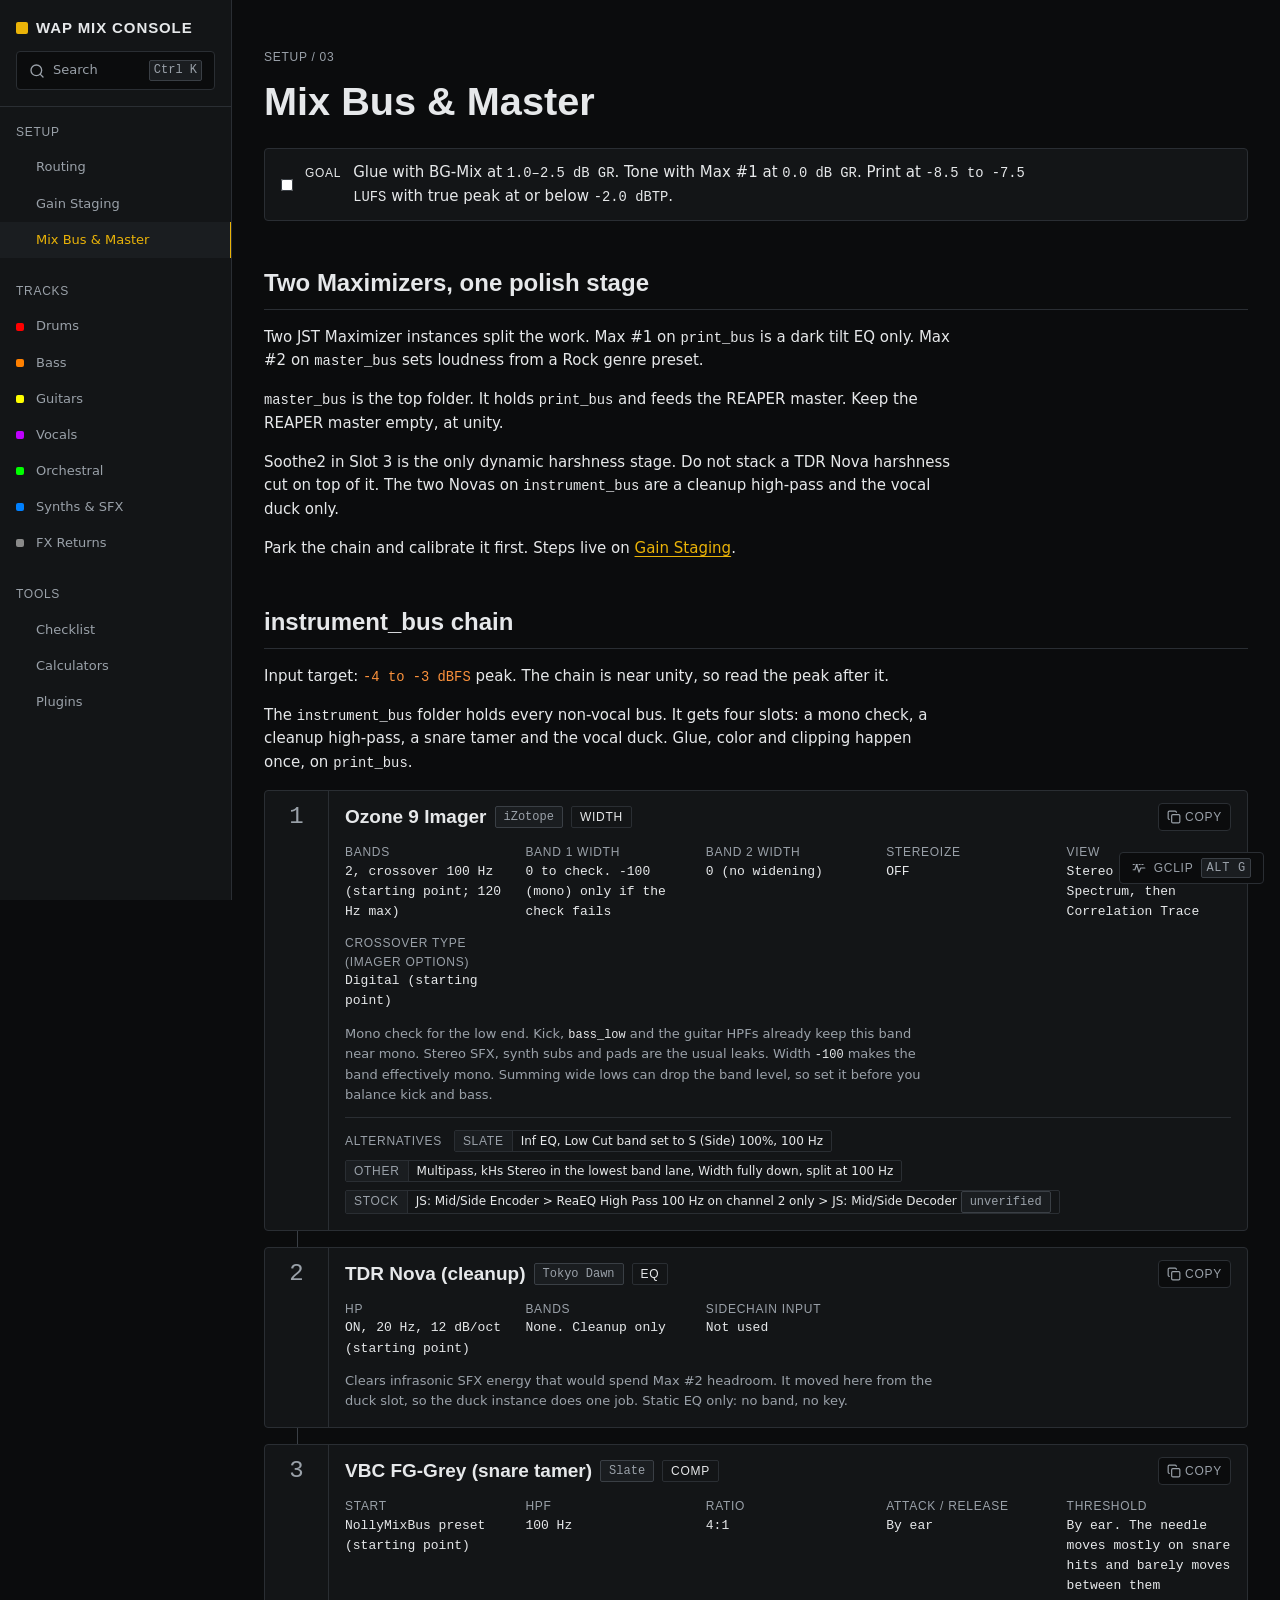
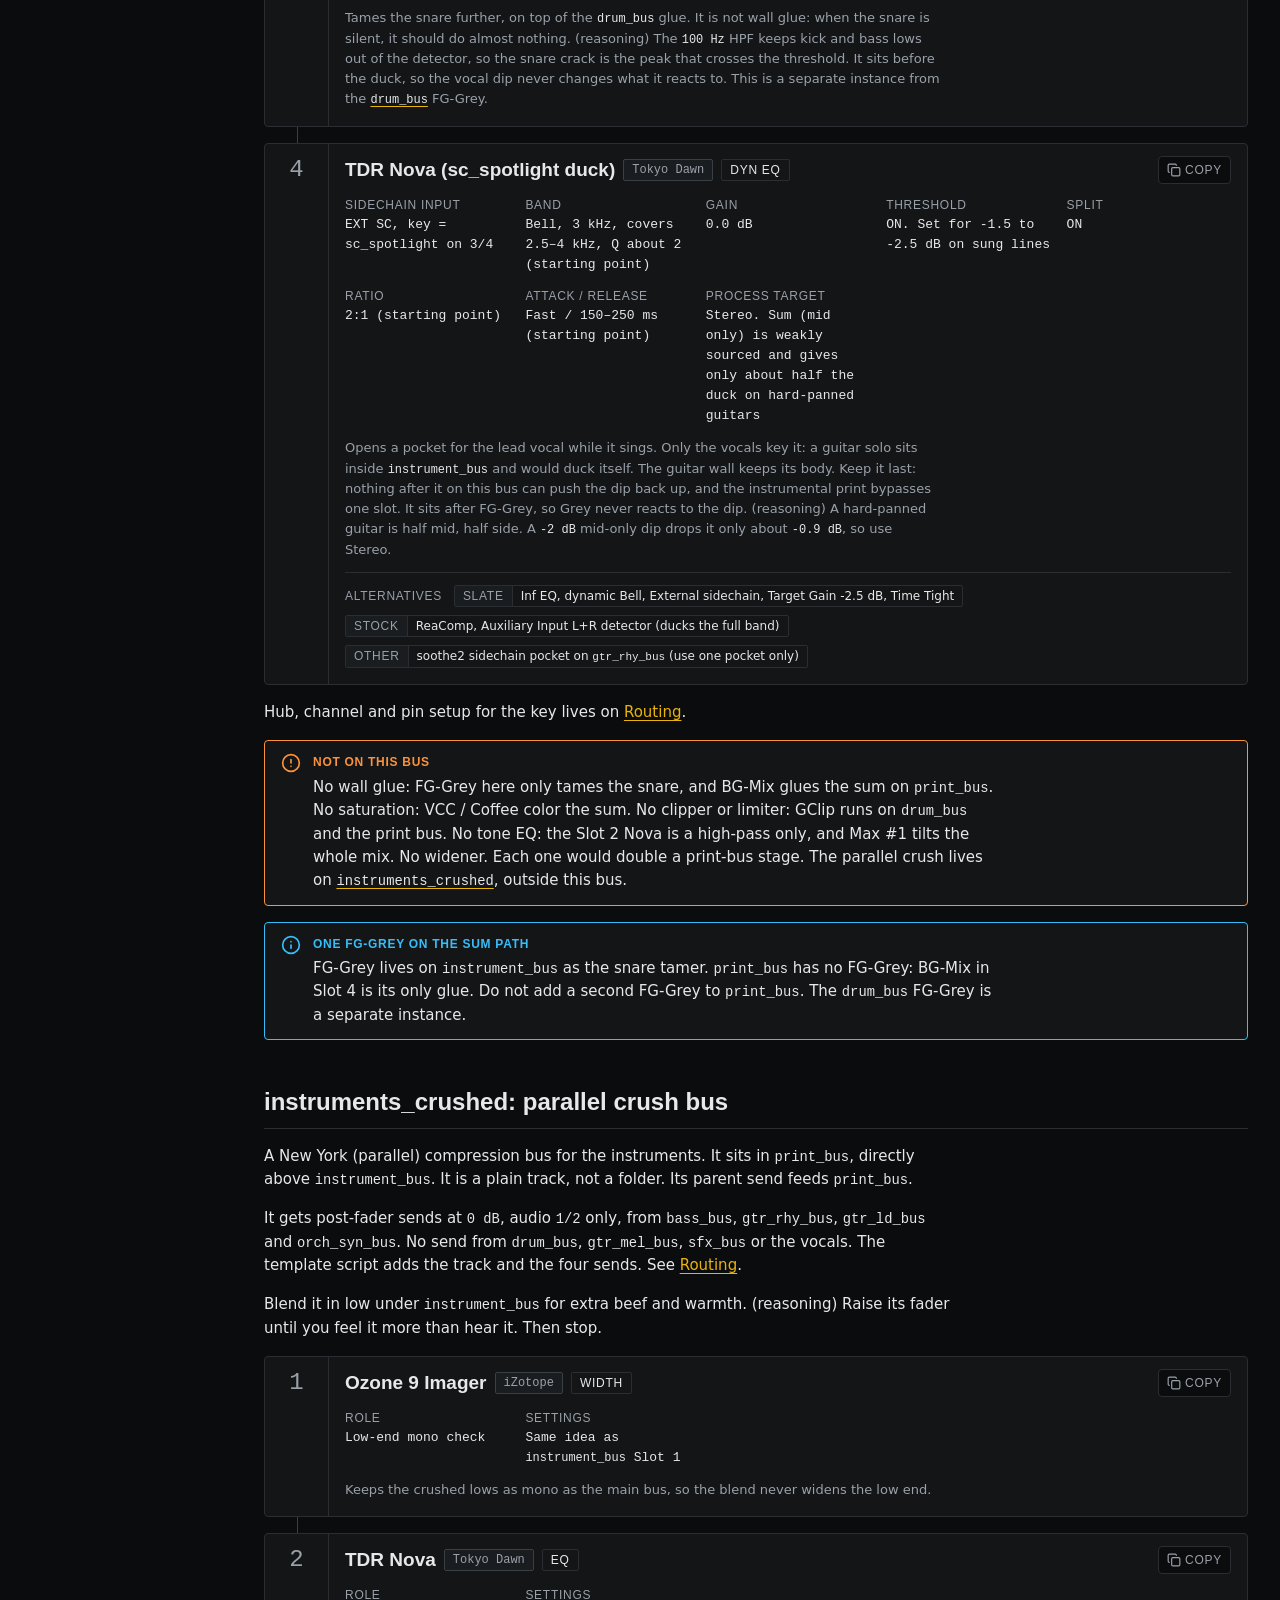
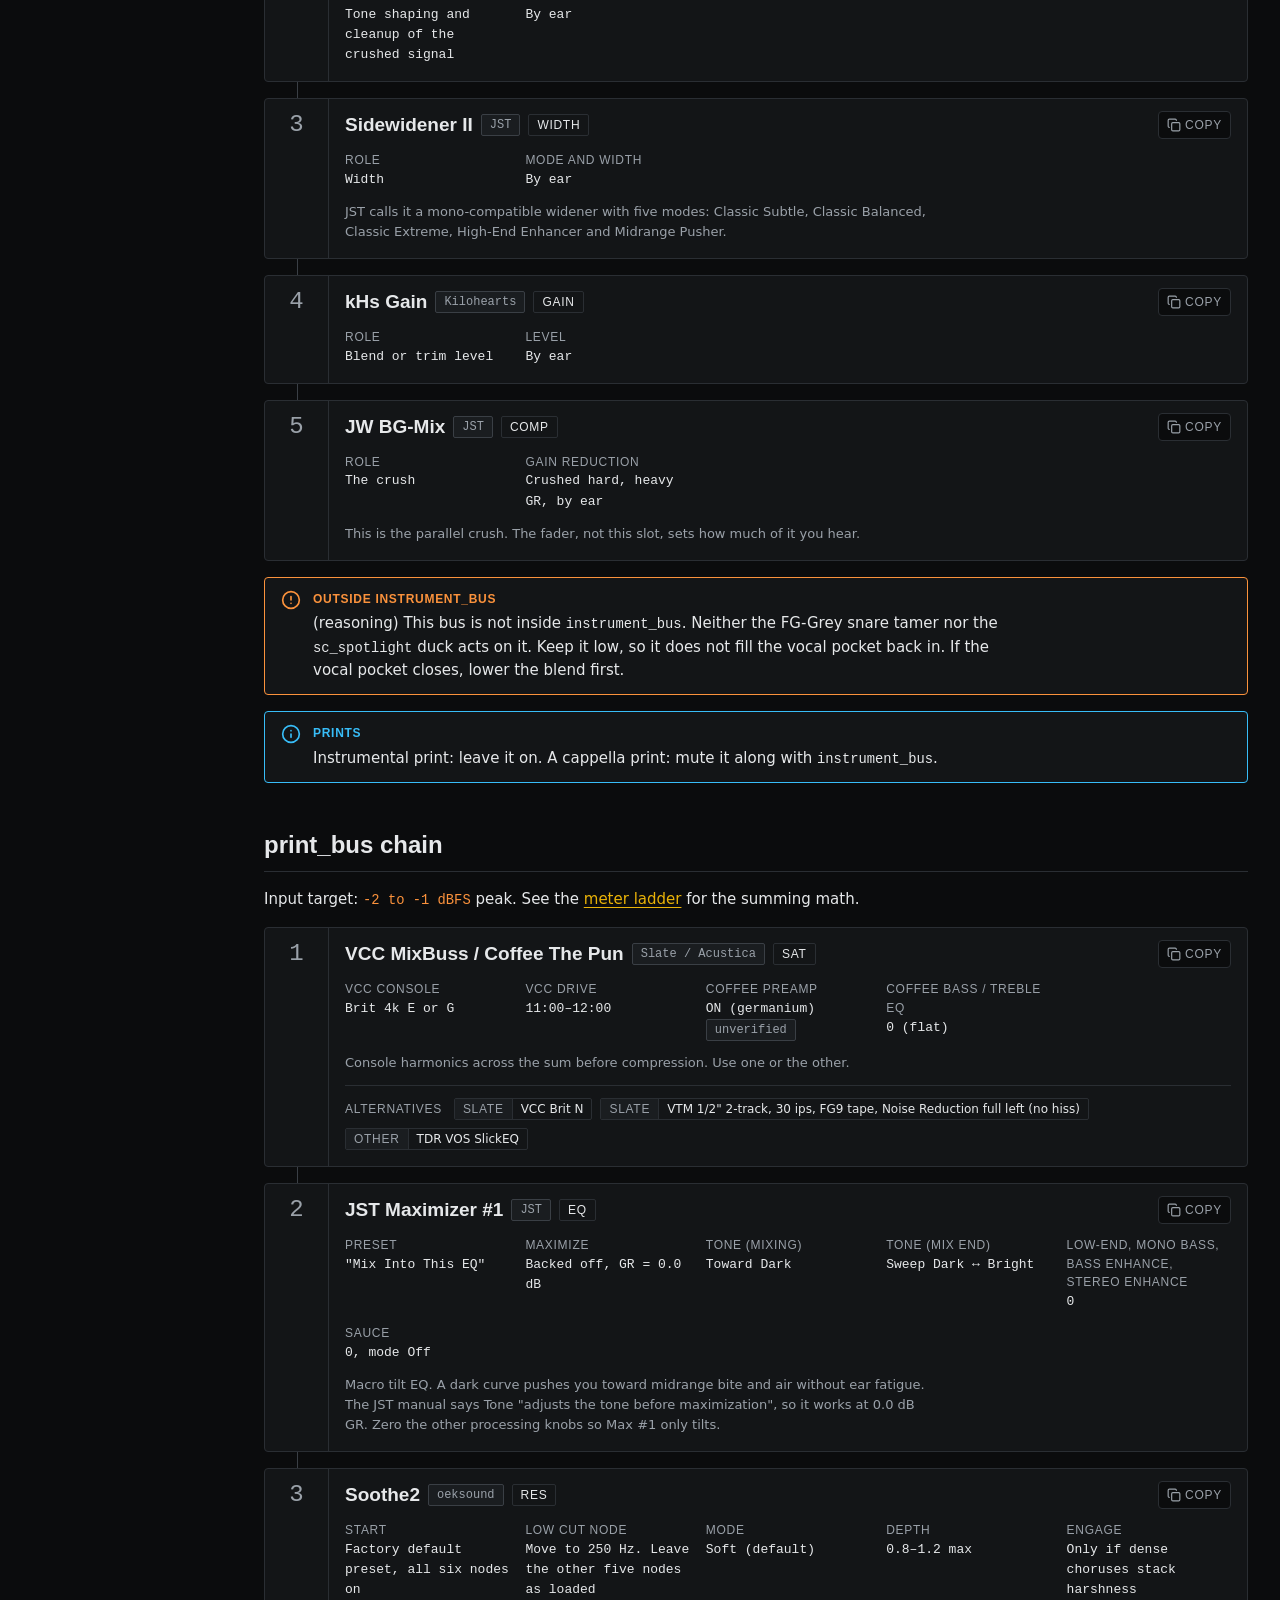
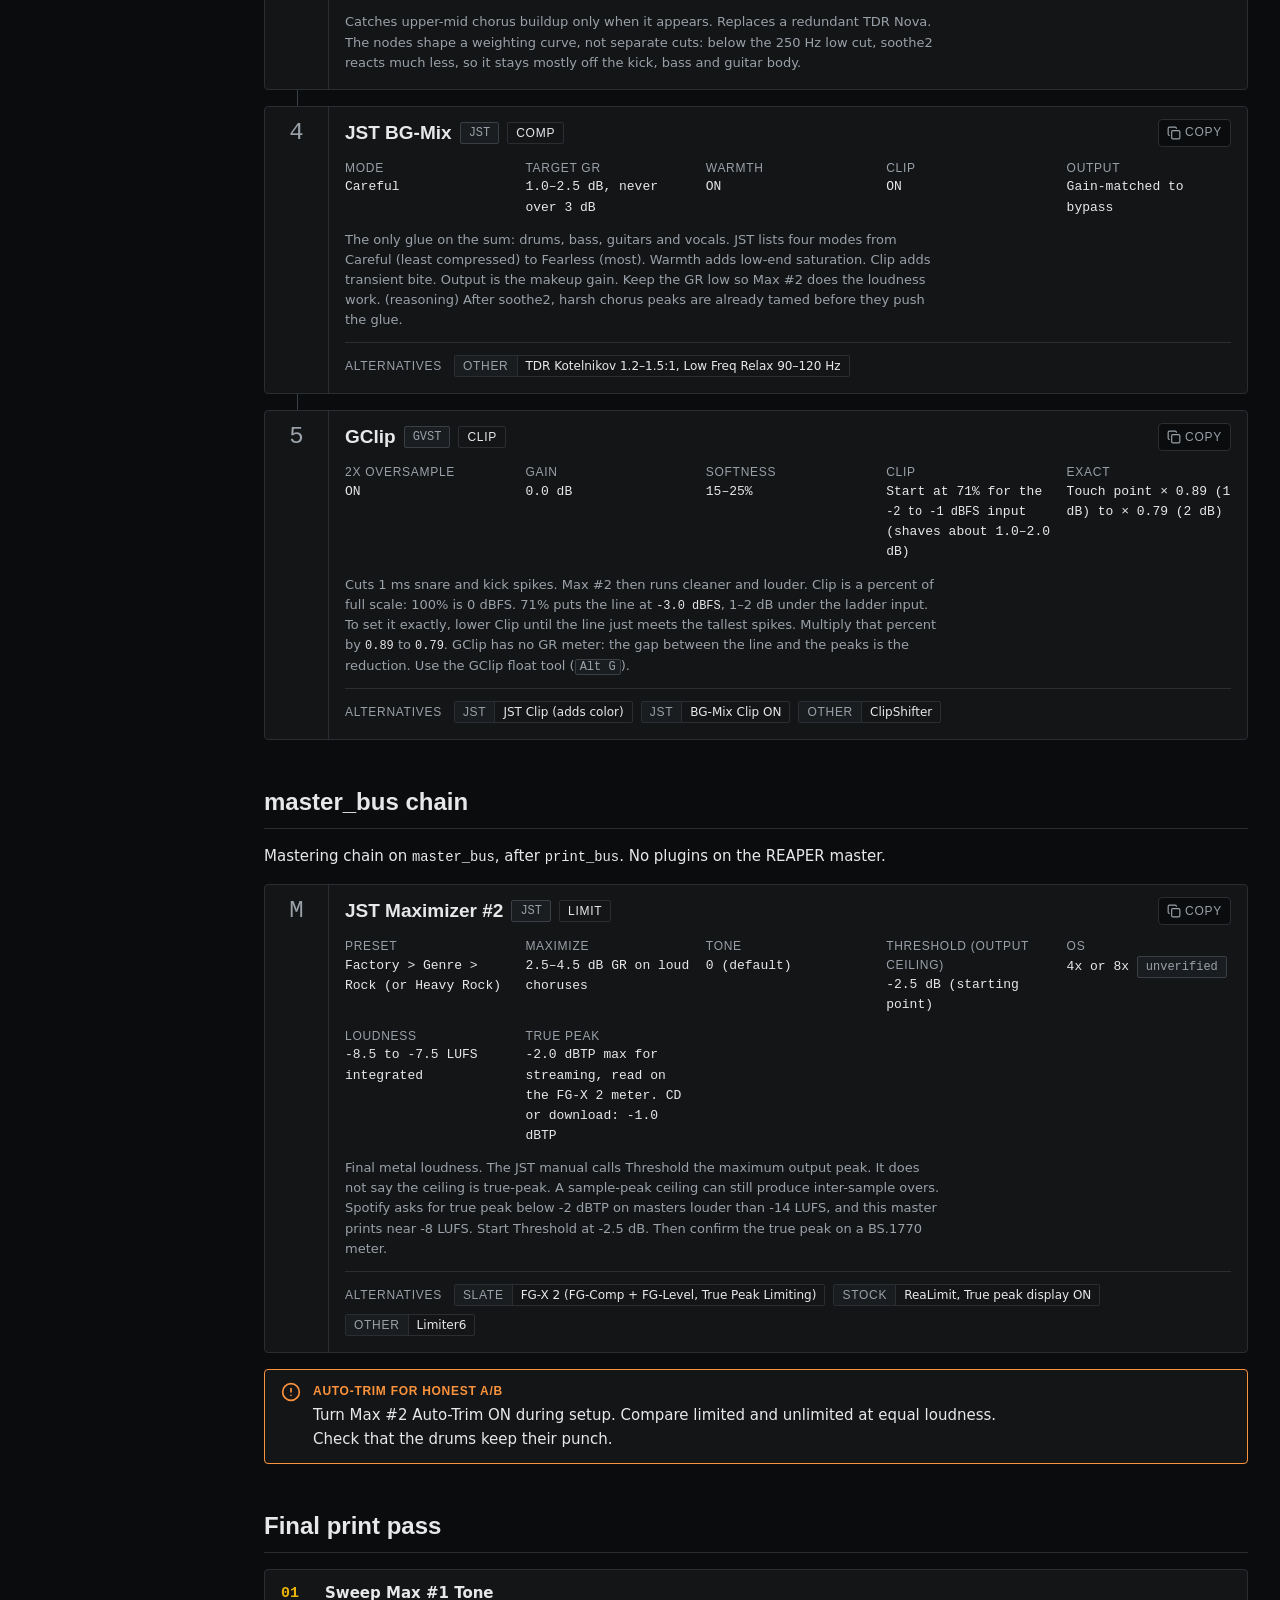
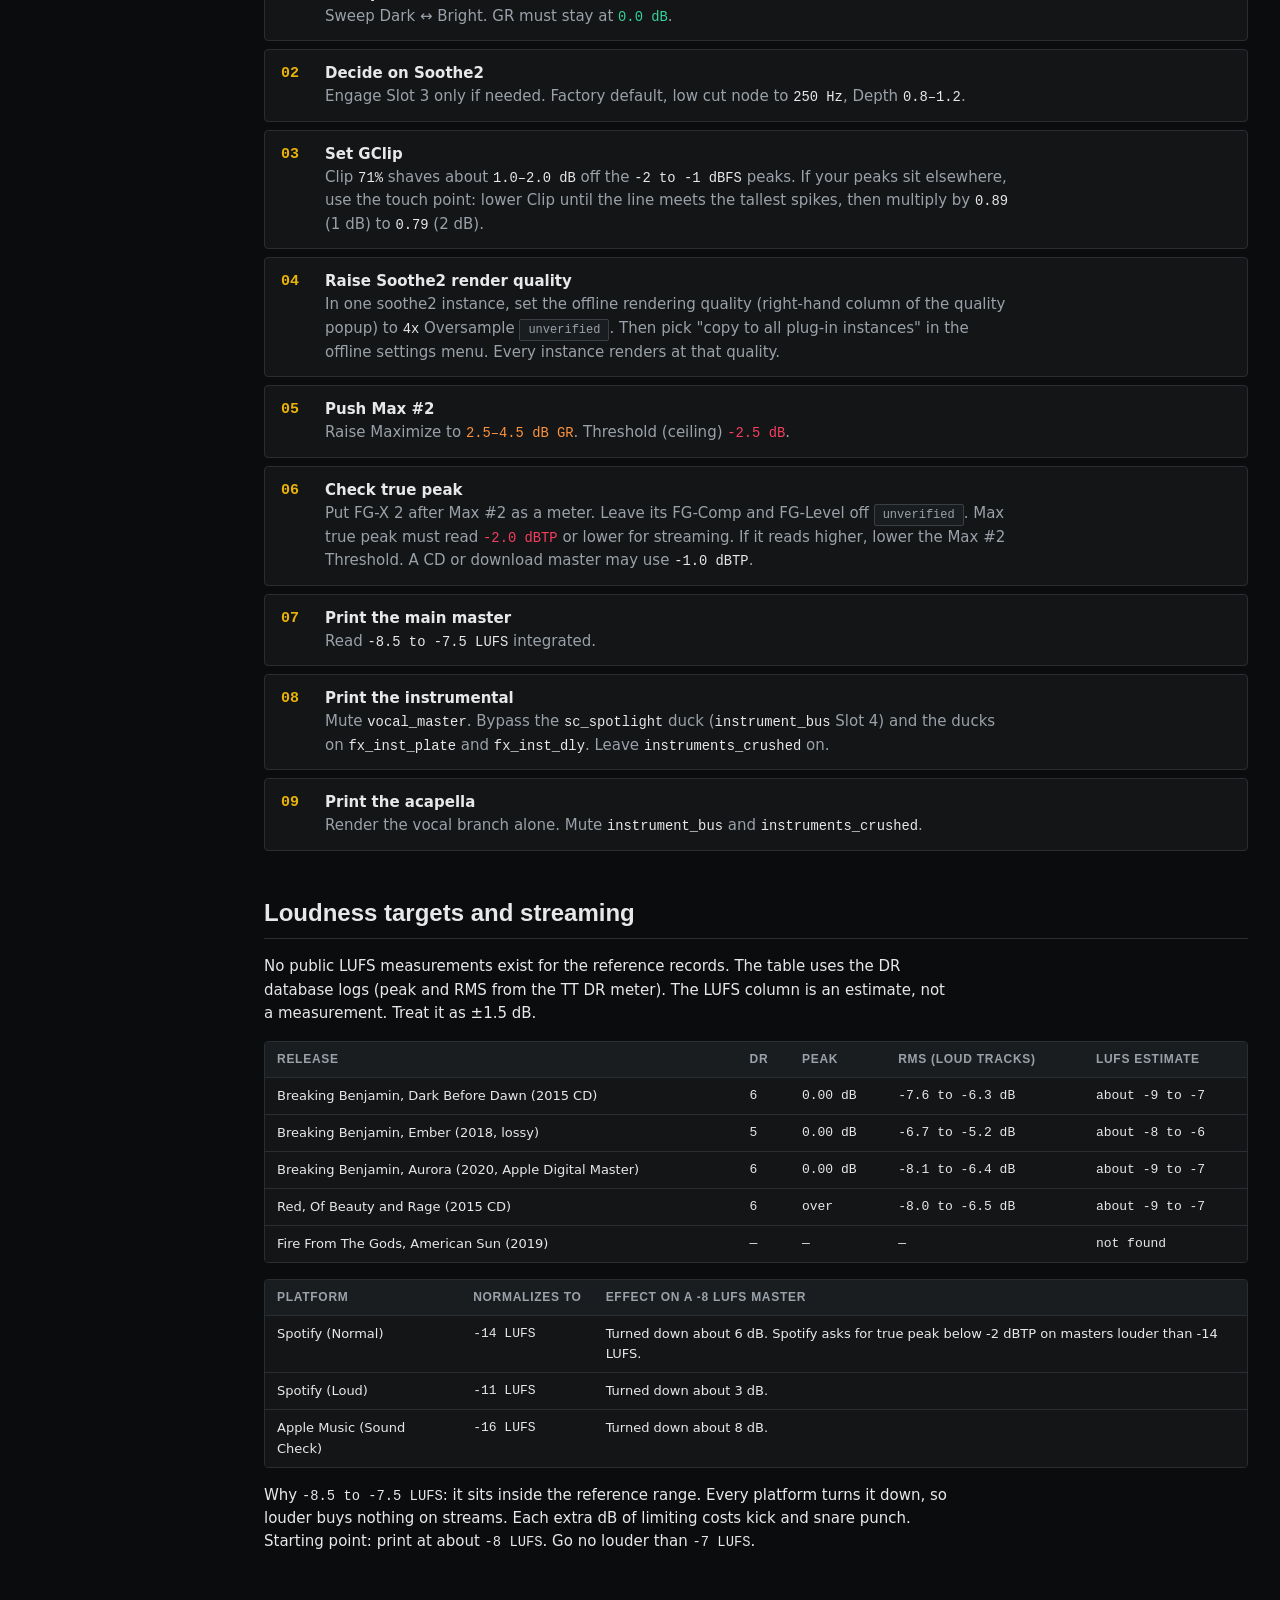
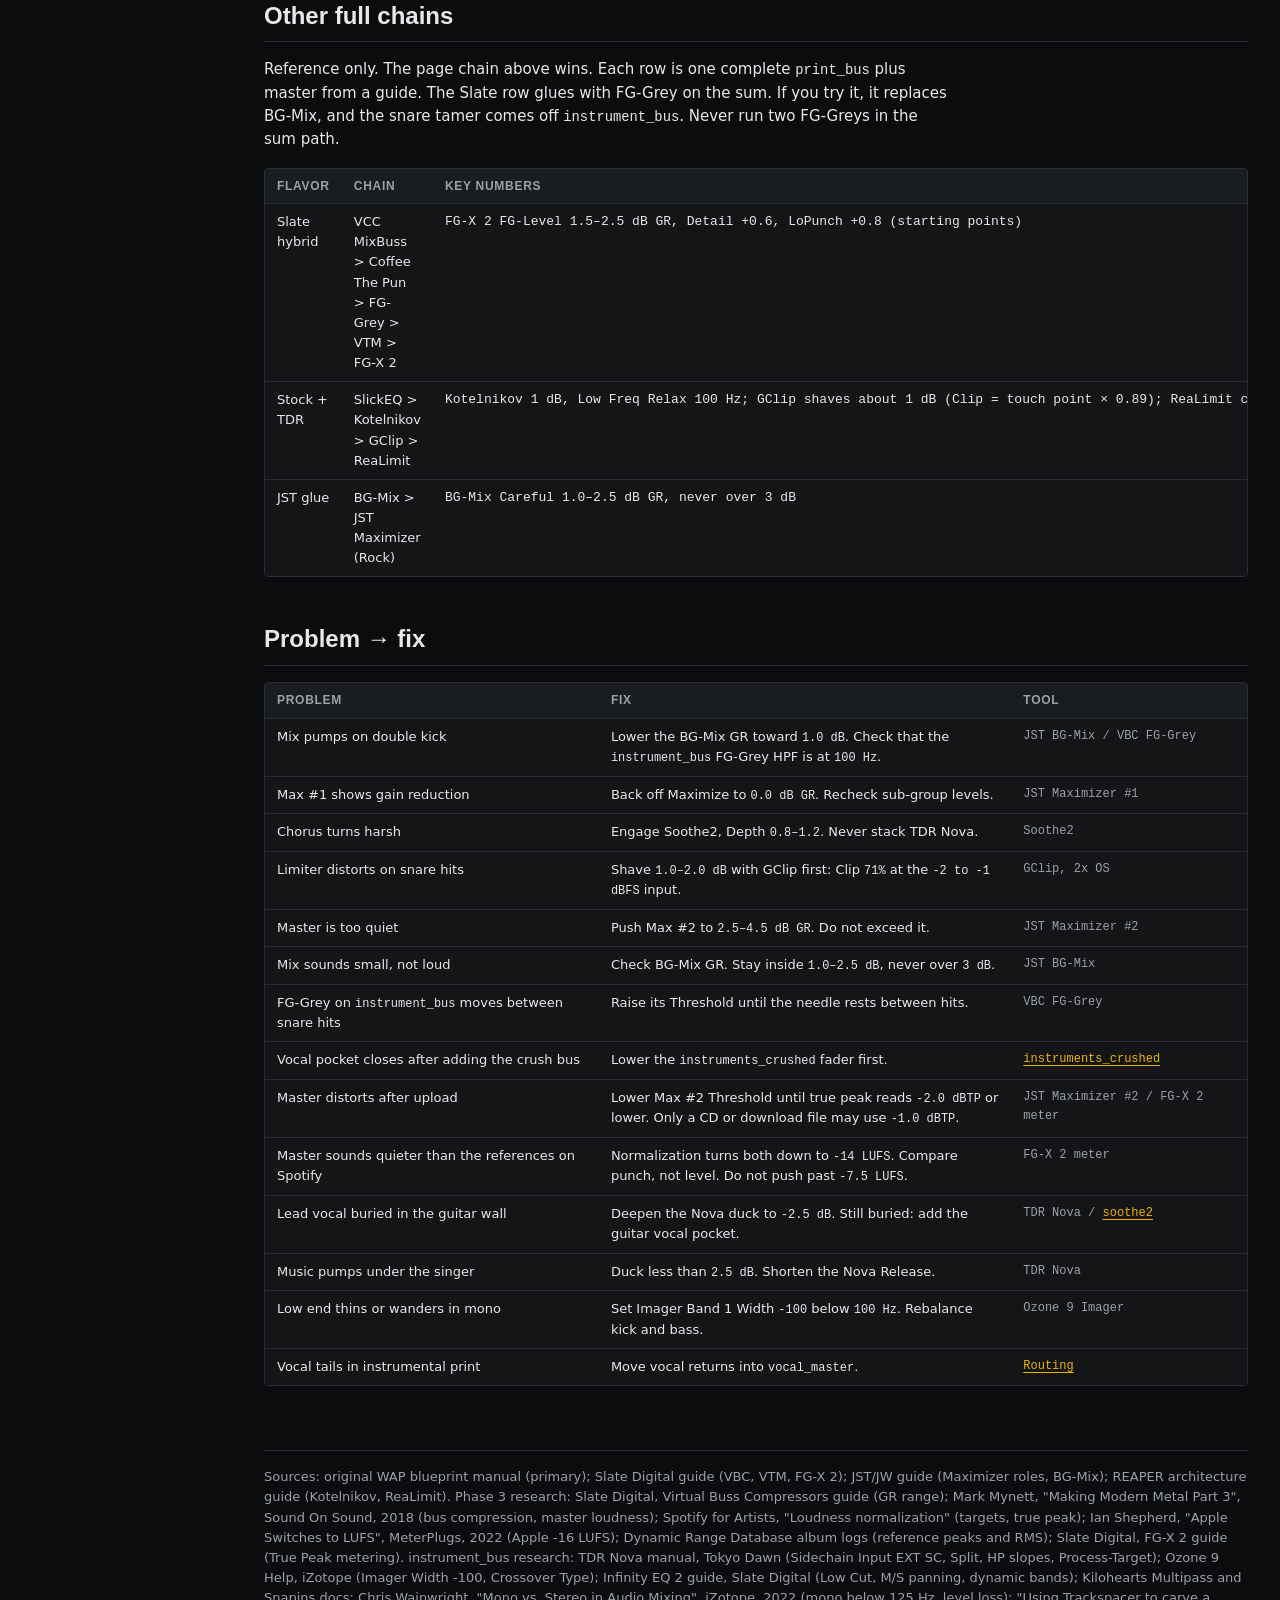
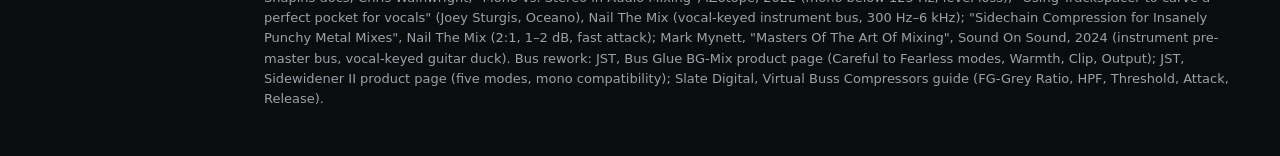
<file: docs/mix-bus.html>
<!doctype html>
<html lang="en">
<head>
<meta charset="utf-8">
<meta name="viewport" content="width=device-width, initial-scale=1">
<title>Mix Bus &amp; Master - WAP Mix Console</title>
<link rel="stylesheet" href="css/app.css">
</head>
<body data-page="mix-bus">
<a class="skip-link" href="#main">Skip to content</a>
<nav id="rail"></nav>
<main id="main">
<div class="content">

  <header class="page-header">
    <div class="label">Setup / 03</div>
    <h1>Mix Bus &amp; Master</h1>
    <div class="goal">
      <span class="gchip gchip--lg gchip--master" aria-hidden="true"></span>
      <span class="label goal__label">Goal</span>
      <p class="goal__text">Glue with BG-Mix at <code>1.0&ndash;2.5 dB GR</code>. Tone with Max #1 at <code>0.0 dB GR</code>. Print at <code>-8.5 to -7.5 LUFS</code> with true peak at or below <code>-2.0 dBTP</code>.</p>
    </div>
  </header>

  <section class="section">
    <h2 id="concept">Two Maximizers, one polish stage</h2>
    <p>Two JST Maximizer instances split the work. Max #1 on <code>print_bus</code> is a dark tilt EQ only. Max #2 on <code>master_bus</code> sets loudness from a Rock genre preset.</p>
    <p><code>master_bus</code> is the top folder. It holds <code>print_bus</code> and feeds the REAPER master. Keep the REAPER master empty, at unity.</p>
    <p>Soothe2 in Slot 3 is the only dynamic harshness stage. Do not stack a TDR Nova harshness cut on top of it. The two Novas on <code>instrument_bus</code> are a cleanup high-pass and the vocal duck only.</p>
    <p>Park the chain and calibrate it first. Steps live on <a href="gain-staging.html#calibration">Gain Staging</a>.</p>
  </section>

  <section class="section">
    <h2 id="instrument-bus">instrument_bus chain</h2>
    <p>Input target: <code class="val-warn">-4 to -3 dBFS</code> peak. The chain is near unity, so read the peak after it.</p>
    <p>The <code>instrument_bus</code> folder holds every non-vocal bus. It gets four slots: a mono check, a cleanup high-pass, a snare tamer and the vocal duck. Glue, color and clipping happen once, on <code>print_bus</code>.</p>
    <ol class="rack">
      <li class="rack__slot">
        <div class="rack__num" aria-hidden="true">1</div>
        <div class="rack__body">
          <div class="rack__head">
            <h4 class="rack__name">Ozone 9 Imager</h4>
            <span class="chip">iZotope</span>
            <span class="tag">WIDTH</span>
            <button type="button" class="copy-btn" data-copy="ib-1" aria-label="Copy instrument_bus Slot 1 settings"></button>
          </div>
          <dl class="kv" id="ib-1" data-copy-title="instrument_bus Slot 1 - Ozone 9 Imager">
            <div class="kv__item"><dt>Bands</dt><dd>2, crossover 100 Hz (starting point; 120 Hz max)</dd></div>
            <div class="kv__item"><dt>Band 1 Width</dt><dd>0 to check. -100 (mono) only if the check fails</dd></div>
            <div class="kv__item"><dt>Band 2 Width</dt><dd>0 (no widening)</dd></div>
            <div class="kv__item"><dt>Stereoize</dt><dd>OFF</dd></div>
            <div class="kv__item"><dt>View</dt><dd>Stereo Width Spectrum, then Correlation Trace</dd></div>
            <div class="kv__item"><dt>Crossover Type (Imager options)</dt><dd>Digital (starting point)</dd></div>
          </dl>
          <p class="rack__why">Mono check for the low end. Kick, <code>bass_low</code> and the guitar HPFs already keep this band near mono. Stereo SFX, synth subs and pads are the usual leaks. Width <code>-100</code> makes the band effectively mono. Summing wide lows can drop the band level, so set it before you balance kick and bass.</p>
          <div class="alts">
            <span class="label alts__title">Alternatives</span>
            <span class="alt"><span class="alt__tag">SLATE</span><span class="alt__name">Inf EQ, Low Cut band set to S (Side) 100%, 100 Hz</span></span>
            <span class="alt"><span class="alt__tag">OTHER</span><span class="alt__name">Multipass, kHs Stereo in the lowest band lane, Width fully down, split at 100 Hz</span></span>
            <span class="alt"><span class="alt__tag">STOCK</span><span class="alt__name">JS: Mid/Side Encoder &gt; ReaEQ High Pass 100 Hz on channel 2 only &gt; JS: Mid/Side Decoder <span class="chip">unverified</span></span></span>
          </div>
        </div>
      </li>
      <li class="rack__slot">
        <div class="rack__num" aria-hidden="true">2</div>
        <div class="rack__body">
          <div class="rack__head">
            <h4 class="rack__name">TDR Nova (cleanup)</h4>
            <span class="chip">Tokyo Dawn</span>
            <span class="tag">EQ</span>
            <button type="button" class="copy-btn" data-copy="ib-2" aria-label="Copy instrument_bus Slot 2 settings"></button>
          </div>
          <dl class="kv" id="ib-2" data-copy-title="instrument_bus Slot 2 - TDR Nova cleanup">
            <div class="kv__item"><dt>HP</dt><dd>ON, 20 Hz, 12 dB/oct (starting point)</dd></div>
            <div class="kv__item"><dt>Bands</dt><dd>None. Cleanup only</dd></div>
            <div class="kv__item"><dt>Sidechain Input</dt><dd>Not used</dd></div>
          </dl>
          <p class="rack__why">Clears infrasonic SFX energy that would spend Max #2 headroom. It moved here from the duck slot, so the duck instance does one job. Static EQ only: no band, no key.</p>
        </div>
      </li>
      <li class="rack__slot">
        <div class="rack__num" aria-hidden="true">3</div>
        <div class="rack__body">
          <div class="rack__head">
            <h4 class="rack__name">VBC FG-Grey (snare tamer)</h4>
            <span class="chip">Slate</span>
            <span class="tag">COMP</span>
            <button type="button" class="copy-btn" data-copy="ib-3" aria-label="Copy instrument_bus Slot 3 settings"></button>
          </div>
          <dl class="kv" id="ib-3" data-copy-title="instrument_bus Slot 3 - VBC FG-Grey snare tamer">
            <div class="kv__item"><dt>Start</dt><dd>NollyMixBus preset (starting point)</dd></div>
            <div class="kv__item"><dt>HPF</dt><dd>100 Hz</dd></div>
            <div class="kv__item"><dt>Ratio</dt><dd>4:1</dd></div>
            <div class="kv__item"><dt>Attack / Release</dt><dd>By ear</dd></div>
            <div class="kv__item"><dt>Threshold</dt><dd>By ear. The needle moves mostly on snare hits and barely moves between them</dd></div>
          </dl>
          <p class="rack__why">Tames the snare further, on top of the <code>drum_bus</code> glue. It is not wall glue: when the snare is silent, it should do almost nothing. (reasoning) The <code>100 Hz</code> HPF keeps kick and bass lows out of the detector, so the snare crack is the peak that crosses the threshold. It sits before the duck, so the vocal dip never changes what it reacts to. This is a separate instance from the <a href="drums.html"><code>drum_bus</code></a> FG-Grey.</p>
        </div>
      </li>
      <li class="rack__slot">
        <div class="rack__num" aria-hidden="true">4</div>
        <div class="rack__body">
          <div class="rack__head">
            <h4 class="rack__name">TDR Nova (sc_spotlight duck)</h4>
            <span class="chip">Tokyo Dawn</span>
            <span class="tag">DYN EQ</span>
            <button type="button" class="copy-btn" data-copy="ib-4" aria-label="Copy instrument_bus Slot 4 settings"></button>
          </div>
          <dl class="kv" id="ib-4" data-copy-title="instrument_bus Slot 4 - TDR Nova sc_spotlight duck">
            <div class="kv__item"><dt>Sidechain Input</dt><dd>EXT SC, key = sc_spotlight on 3/4</dd></div>
            <div class="kv__item"><dt>Band</dt><dd>Bell, 3 kHz, covers 2.5&ndash;4 kHz, Q about 2 (starting point)</dd></div>
            <div class="kv__item"><dt>Gain</dt><dd>0.0 dB</dd></div>
            <div class="kv__item"><dt>Threshold</dt><dd>ON. Set for -1.5 to -2.5 dB on sung lines</dd></div>
            <div class="kv__item"><dt>Split</dt><dd>ON</dd></div>
            <div class="kv__item"><dt>Ratio</dt><dd>2:1 (starting point)</dd></div>
            <div class="kv__item"><dt>Attack / Release</dt><dd>Fast / 150&ndash;250 ms (starting point)</dd></div>
            <div class="kv__item"><dt>Process target</dt><dd>Stereo. Sum (mid only) is weakly sourced and gives only about half the duck on hard-panned guitars</dd></div>
          </dl>
          <p class="rack__why">Opens a pocket for the lead vocal while it sings. Only the vocals key it: a guitar solo sits inside <code>instrument_bus</code> and would duck itself. The guitar wall keeps its body. Keep it last: nothing after it on this bus can push the dip back up, and the instrumental print bypasses one slot. It sits after FG-Grey, so Grey never reacts to the dip. (reasoning) A hard-panned guitar is half mid, half side. A <code>-2 dB</code> mid-only dip drops it only about <code>-0.9 dB</code>, so use Stereo.</p>
          <div class="alts">
            <span class="label alts__title">Alternatives</span>
            <span class="alt"><span class="alt__tag">SLATE</span><span class="alt__name">Inf EQ, dynamic Bell, External sidechain, Target Gain -2.5 dB, Time Tight</span></span>
            <span class="alt"><span class="alt__tag">STOCK</span><span class="alt__name">ReaComp, Auxiliary Input L+R detector (ducks the full band)</span></span>
            <span class="alt"><span class="alt__tag">OTHER</span><span class="alt__name">soothe2 sidechain pocket on <code>gtr_rhy_bus</code> (use one pocket only)</span></span>
          </div>
        </div>
      </li>
    </ol>
    <p>Hub, channel and pin setup for the key lives on <a href="routing.html#sidechain-hubs">Routing</a>.</p>

    <div class="callout callout--warn" role="note">
      <svg class="icon" viewBox="0 0 24 24" aria-hidden="true" focusable="false"><circle cx="12" cy="12" r="10"/><path d="M12 8v4"/><path d="M12 16h.01"/></svg>
      <div class="callout__body">
        <span class="callout__title">Not on this bus</span>
        <p>No wall glue: FG-Grey here only tames the snare, and BG-Mix glues the sum on <code>print_bus</code>. No saturation: VCC / Coffee color the sum. No clipper or limiter: GClip runs on <code>drum_bus</code> and the print bus. No tone EQ: the Slot 2 Nova is a high-pass only, and Max #1 tilts the whole mix. No widener. Each one would double a print-bus stage. The parallel crush lives on <a href="#instruments-crushed"><code>instruments_crushed</code></a>, outside this bus.</p>
      </div>
    </div>
    <div class="callout callout--info" role="note">
      <svg class="icon" viewBox="0 0 24 24" aria-hidden="true" focusable="false"><circle cx="12" cy="12" r="10"/><path d="M12 16v-4"/><path d="M12 8h.01"/></svg>
      <div class="callout__body">
        <span class="callout__title">One FG-Grey on the sum path</span>
        <p>FG-Grey lives on <code>instrument_bus</code> as the snare tamer. <code>print_bus</code> has no FG-Grey: BG-Mix in Slot 4 is its only glue. Do not add a second FG-Grey to <code>print_bus</code>. The <code>drum_bus</code> FG-Grey is a separate instance.</p>
      </div>
    </div>
  </section>

  <section class="section">
    <h2 id="instruments-crushed">instruments_crushed: parallel crush bus</h2>
    <p>A New York (parallel) compression bus for the instruments. It sits in <code>print_bus</code>, directly above <code>instrument_bus</code>. It is a plain track, not a folder. Its parent send feeds <code>print_bus</code>.</p>
    <p>It gets post-fader sends at <code>0 dB</code>, audio <code>1/2</code> only, from <code>bass_bus</code>, <code>gtr_rhy_bus</code>, <code>gtr_ld_bus</code> and <code>orch_syn_bus</code>. No send from <code>drum_bus</code>, <code>gtr_mel_bus</code>, <code>sfx_bus</code> or the vocals. The template script adds the track and the four sends. See <a href="routing.html#folders">Routing</a>.</p>
    <p>Blend it in low under <code>instrument_bus</code> for extra beef and warmth. (reasoning) Raise its fader until you feel it more than hear it. Then stop.</p>
    <ol class="rack">
      <li class="rack__slot">
        <div class="rack__num" aria-hidden="true">1</div>
        <div class="rack__body">
          <div class="rack__head">
            <h4 class="rack__name">Ozone 9 Imager</h4>
            <span class="chip">iZotope</span>
            <span class="tag">WIDTH</span>
            <button type="button" class="copy-btn" data-copy="ic-1" aria-label="Copy instruments_crushed Slot 1 settings"></button>
          </div>
          <dl class="kv" id="ic-1" data-copy-title="instruments_crushed Slot 1 - Ozone 9 Imager">
            <div class="kv__item"><dt>Role</dt><dd>Low-end mono check</dd></div>
            <div class="kv__item"><dt>Settings</dt><dd>Same idea as <code>instrument_bus</code> Slot 1</dd></div>
          </dl>
          <p class="rack__why">Keeps the crushed lows as mono as the main bus, so the blend never widens the low end.</p>
        </div>
      </li>
      <li class="rack__slot">
        <div class="rack__num" aria-hidden="true">2</div>
        <div class="rack__body">
          <div class="rack__head">
            <h4 class="rack__name">TDR Nova</h4>
            <span class="chip">Tokyo Dawn</span>
            <span class="tag">EQ</span>
            <button type="button" class="copy-btn" data-copy="ic-2" aria-label="Copy instruments_crushed Slot 2 settings"></button>
          </div>
          <dl class="kv" id="ic-2" data-copy-title="instruments_crushed Slot 2 - TDR Nova">
            <div class="kv__item"><dt>Role</dt><dd>Tone shaping and cleanup of the crushed signal</dd></div>
            <div class="kv__item"><dt>Settings</dt><dd>By ear</dd></div>
          </dl>
        </div>
      </li>
      <li class="rack__slot">
        <div class="rack__num" aria-hidden="true">3</div>
        <div class="rack__body">
          <div class="rack__head">
            <h4 class="rack__name">Sidewidener II</h4>
            <span class="chip">JST</span>
            <span class="tag">WIDTH</span>
            <button type="button" class="copy-btn" data-copy="ic-3" aria-label="Copy instruments_crushed Slot 3 settings"></button>
          </div>
          <dl class="kv" id="ic-3" data-copy-title="instruments_crushed Slot 3 - Sidewidener II">
            <div class="kv__item"><dt>Role</dt><dd>Width</dd></div>
            <div class="kv__item"><dt>Mode and width</dt><dd>By ear</dd></div>
          </dl>
          <p class="rack__why">JST calls it a mono-compatible widener with five modes: Classic Subtle, Classic Balanced, Classic Extreme, High-End Enhancer and Midrange Pusher.</p>
        </div>
      </li>
      <li class="rack__slot">
        <div class="rack__num" aria-hidden="true">4</div>
        <div class="rack__body">
          <div class="rack__head">
            <h4 class="rack__name">kHs Gain</h4>
            <span class="chip">Kilohearts</span>
            <span class="tag">GAIN</span>
            <button type="button" class="copy-btn" data-copy="ic-4" aria-label="Copy instruments_crushed Slot 4 settings"></button>
          </div>
          <dl class="kv" id="ic-4" data-copy-title="instruments_crushed Slot 4 - kHs Gain">
            <div class="kv__item"><dt>Role</dt><dd>Blend or trim level</dd></div>
            <div class="kv__item"><dt>Level</dt><dd>By ear</dd></div>
          </dl>
        </div>
      </li>
      <li class="rack__slot">
        <div class="rack__num" aria-hidden="true">5</div>
        <div class="rack__body">
          <div class="rack__head">
            <h4 class="rack__name">JW BG-Mix</h4>
            <span class="chip">JST</span>
            <span class="tag">COMP</span>
            <button type="button" class="copy-btn" data-copy="ic-5" aria-label="Copy instruments_crushed Slot 5 settings"></button>
          </div>
          <dl class="kv" id="ic-5" data-copy-title="instruments_crushed Slot 5 - JW BG-Mix">
            <div class="kv__item"><dt>Role</dt><dd>The crush</dd></div>
            <div class="kv__item"><dt>Gain reduction</dt><dd>Crushed hard, heavy GR, by ear</dd></div>
          </dl>
          <p class="rack__why">This is the parallel crush. The fader, not this slot, sets how much of it you hear.</p>
        </div>
      </li>
    </ol>

    <div class="callout callout--warn" role="note">
      <svg class="icon" viewBox="0 0 24 24" aria-hidden="true" focusable="false"><circle cx="12" cy="12" r="10"/><path d="M12 8v4"/><path d="M12 16h.01"/></svg>
      <div class="callout__body">
        <span class="callout__title">Outside instrument_bus</span>
        <p>(reasoning) This bus is not inside <code>instrument_bus</code>. Neither the FG-Grey snare tamer nor the <code>sc_spotlight</code> duck acts on it. Keep it low, so it does not fill the vocal pocket back in. If the vocal pocket closes, lower the blend first.</p>
      </div>
    </div>
    <div class="callout callout--info" role="note">
      <svg class="icon" viewBox="0 0 24 24" aria-hidden="true" focusable="false"><circle cx="12" cy="12" r="10"/><path d="M12 16v-4"/><path d="M12 8h.01"/></svg>
      <div class="callout__body">
        <span class="callout__title">Prints</span>
        <p>Instrumental print: leave it on. A cappella print: mute it along with <code>instrument_bus</code>.</p>
      </div>
    </div>
  </section>

  <section class="section">
    <h2 id="print-chain">print_bus chain</h2>
    <p>Input target: <code class="val-warn">-2 to -1 dBFS</code> peak. See the <a href="gain-staging.html#meter-ladder">meter ladder</a> for the summing math.</p>
    <ol class="rack">
      <li class="rack__slot">
        <div class="rack__num" aria-hidden="true">1</div>
        <div class="rack__body">
          <div class="rack__head">
            <h4 class="rack__name">VCC MixBuss / Coffee The Pun</h4>
            <span class="chip">Slate / Acustica</span>
            <span class="tag">SAT</span>
            <button type="button" class="copy-btn" data-copy="mb-1" aria-label="Copy Slot 1 settings"></button>
          </div>
          <dl class="kv" id="mb-1" data-copy-title="print_bus Slot 1 - VCC / Coffee The Pun">
            <div class="kv__item"><dt>VCC console</dt><dd>Brit 4k E or G</dd></div>
            <div class="kv__item"><dt>VCC drive</dt><dd>11:00&ndash;12:00</dd></div>
            <div class="kv__item"><dt>Coffee preamp</dt><dd>ON (germanium) <span class="chip">unverified</span></dd></div>
            <div class="kv__item"><dt>Coffee Bass / Treble EQ</dt><dd>0 (flat)</dd></div>
          </dl>
          <p class="rack__why">Console harmonics across the sum before compression. Use one or the other.</p>
          <div class="alts">
            <span class="label alts__title">Alternatives</span>
            <span class="alt"><span class="alt__tag">SLATE</span><span class="alt__name">VCC Brit N</span></span>
            <span class="alt"><span class="alt__tag">SLATE</span><span class="alt__name">VTM 1/2" 2-track, 30 ips, FG9 tape, Noise Reduction full left (no hiss)</span></span>
            <span class="alt"><span class="alt__tag">OTHER</span><span class="alt__name">TDR VOS SlickEQ</span></span>
          </div>
        </div>
      </li>
      <li class="rack__slot">
        <div class="rack__num" aria-hidden="true">2</div>
        <div class="rack__body">
          <div class="rack__head">
            <h4 class="rack__name">JST Maximizer #1</h4>
            <span class="chip">JST</span>
            <span class="tag">EQ</span>
            <button type="button" class="copy-btn" data-copy="mb-2" aria-label="Copy Slot 2 settings"></button>
          </div>
          <dl class="kv" id="mb-2" data-copy-title="print_bus Slot 2 - JST Maximizer #1">
            <div class="kv__item"><dt>Preset</dt><dd>"Mix Into This EQ"</dd></div>
            <div class="kv__item"><dt>Maximize</dt><dd>Backed off, GR = 0.0 dB</dd></div>
            <div class="kv__item"><dt>Tone (mixing)</dt><dd>Toward Dark</dd></div>
            <div class="kv__item"><dt>Tone (mix end)</dt><dd>Sweep Dark &harr; Bright</dd></div>
            <div class="kv__item"><dt>Low-End, Mono Bass, Bass Enhance, Stereo Enhance</dt><dd>0</dd></div>
            <div class="kv__item"><dt>Sauce</dt><dd>0, mode Off</dd></div>
          </dl>
          <p class="rack__why">Macro tilt EQ. A dark curve pushes you toward midrange bite and air without ear fatigue. The JST manual says Tone "adjusts the tone before maximization", so it works at 0.0 dB GR. Zero the other processing knobs so Max #1 only tilts.</p>
        </div>
      </li>
      <li class="rack__slot">
        <div class="rack__num" aria-hidden="true">3</div>
        <div class="rack__body">
          <div class="rack__head">
            <h4 class="rack__name">Soothe2</h4>
            <span class="chip">oeksound</span>
            <span class="tag">RES</span>
            <button type="button" class="copy-btn" data-copy="mb-3" aria-label="Copy Slot 3 settings"></button>
          </div>
          <dl class="kv" id="mb-3" data-copy-title="print_bus Slot 3 - Soothe2">
            <div class="kv__item"><dt>Start</dt><dd>Factory default preset, all six nodes on</dd></div>
            <div class="kv__item"><dt>Low cut node</dt><dd>Move to 250 Hz. Leave the other five nodes as loaded</dd></div>
            <div class="kv__item"><dt>Mode</dt><dd>Soft (default)</dd></div>
            <div class="kv__item"><dt>Depth</dt><dd>0.8&ndash;1.2 max</dd></div>
            <div class="kv__item"><dt>Engage</dt><dd>Only if dense choruses stack harshness</dd></div>
          </dl>
          <p class="rack__why">Catches upper-mid chorus buildup only when it appears. Replaces a redundant TDR Nova. The nodes shape a weighting curve, not separate cuts: below the 250 Hz low cut, soothe2 reacts much less, so it stays mostly off the kick, bass and guitar body.</p>
        </div>
      </li>
      <li class="rack__slot">
        <div class="rack__num" aria-hidden="true">4</div>
        <div class="rack__body">
          <div class="rack__head">
            <h4 class="rack__name">JST BG-Mix</h4>
            <span class="chip">JST</span>
            <span class="tag">COMP</span>
            <button type="button" class="copy-btn" data-copy="mb-4" aria-label="Copy Slot 4 settings"></button>
          </div>
          <dl class="kv" id="mb-4" data-copy-title="print_bus Slot 4 - JST BG-Mix">
            <div class="kv__item"><dt>Mode</dt><dd>Careful</dd></div>
            <div class="kv__item"><dt>Target GR</dt><dd>1.0&ndash;2.5 dB, never over 3 dB</dd></div>
            <div class="kv__item"><dt>Warmth</dt><dd>ON</dd></div>
            <div class="kv__item"><dt>Clip</dt><dd>ON</dd></div>
            <div class="kv__item"><dt>Output</dt><dd>Gain-matched to bypass</dd></div>
          </dl>
          <p class="rack__why">The only glue on the sum: drums, bass, guitars and vocals. JST lists four modes from Careful (least compressed) to Fearless (most). Warmth adds low-end saturation. Clip adds transient bite. Output is the makeup gain. Keep the GR low so Max #2 does the loudness work. (reasoning) After soothe2, harsh chorus peaks are already tamed before they push the glue.</p>
          <div class="alts">
            <span class="label alts__title">Alternatives</span>
            <span class="alt"><span class="alt__tag">OTHER</span><span class="alt__name">TDR Kotelnikov 1.2&ndash;1.5:1, Low Freq Relax 90&ndash;120 Hz</span></span>
          </div>
        </div>
      </li>
      <li class="rack__slot">
        <div class="rack__num" aria-hidden="true">5</div>
        <div class="rack__body">
          <div class="rack__head">
            <h4 class="rack__name">GClip</h4>
            <span class="chip">GVST</span>
            <span class="tag">CLIP</span>
            <button type="button" class="copy-btn" data-copy="mb-5" aria-label="Copy Slot 5 settings"></button>
          </div>
          <dl class="kv" id="mb-5" data-copy-title="print_bus Slot 5 - GClip">
            <div class="kv__item"><dt>2x Oversample</dt><dd>ON</dd></div>
            <div class="kv__item"><dt>Gain</dt><dd>0.0 dB</dd></div>
            <div class="kv__item"><dt>Softness</dt><dd>15&ndash;25%</dd></div>
            <div class="kv__item"><dt>Clip</dt><dd>Start at 71% for the <code>-2 to -1 dBFS</code> input (shaves about 1.0&ndash;2.0 dB)</dd></div>
            <div class="kv__item"><dt>Exact</dt><dd>Touch point &times; 0.89 (1 dB) to &times; 0.79 (2 dB)</dd></div>
          </dl>
          <p class="rack__why">Cuts 1 ms snare and kick spikes. Max #2 then runs cleaner and louder. Clip is a percent of full scale: 100% is 0 dBFS. 71% puts the line at <code>-3.0 dBFS</code>, 1&ndash;2 dB under the ladder input. To set it exactly, lower Clip until the line just meets the tallest spikes. Multiply that percent by <code>0.89</code> to <code>0.79</code>. GClip has no GR meter: the gap between the line and the peaks is the reduction. Use the GClip float tool (<kbd>Alt G</kbd>).</p>
          <div class="alts">
            <span class="label alts__title">Alternatives</span>
            <span class="alt"><span class="alt__tag">JST</span><span class="alt__name">JST Clip (adds color)</span></span>
            <span class="alt"><span class="alt__tag">JST</span><span class="alt__name">BG-Mix Clip ON</span></span>
            <span class="alt"><span class="alt__tag">OTHER</span><span class="alt__name">ClipShifter</span></span>
          </div>
        </div>
      </li>
    </ol>
  </section>

  <section class="section">
    <h2 id="master">master_bus chain</h2>
    <p>Mastering chain on <code>master_bus</code>, after <code>print_bus</code>. No plugins on the REAPER master.</p>
    <ol class="rack">
      <li class="rack__slot">
        <div class="rack__num" aria-hidden="true">M</div>
        <div class="rack__body">
          <div class="rack__head">
            <h4 class="rack__name">JST Maximizer #2</h4>
            <span class="chip">JST</span>
            <span class="tag">LIMIT</span>
            <button type="button" class="copy-btn" data-copy="mb-m" aria-label="Copy master_bus settings"></button>
          </div>
          <dl class="kv" id="mb-m" data-copy-title="master_bus - JST Maximizer #2">
            <div class="kv__item"><dt>Preset</dt><dd>Factory &gt; Genre &gt; Rock (or Heavy Rock)</dd></div>
            <div class="kv__item"><dt>Maximize</dt><dd>2.5&ndash;4.5 dB GR on loud choruses</dd></div>
            <div class="kv__item"><dt>Tone</dt><dd>0 (default)</dd></div>
            <div class="kv__item"><dt>Threshold (output ceiling)</dt><dd>-2.5 dB (starting point)</dd></div>
            <div class="kv__item"><dt>OS</dt><dd>4x or 8x <span class="chip">unverified</span></dd></div>
            <div class="kv__item"><dt>Loudness</dt><dd>-8.5 to -7.5 LUFS integrated</dd></div>
            <div class="kv__item"><dt>True peak</dt><dd>-2.0 dBTP max for streaming, read on the FG-X 2 meter. CD or download: -1.0 dBTP</dd></div>
          </dl>
          <p class="rack__why">Final metal loudness. The JST manual calls Threshold the maximum output peak. It does not say the ceiling is true-peak. A sample-peak ceiling can still produce inter-sample overs. Spotify asks for true peak below -2 dBTP on masters louder than -14 LUFS, and this master prints near -8 LUFS. Start Threshold at -2.5 dB. Then confirm the true peak on a BS.1770 meter.</p>
          <div class="alts">
            <span class="label alts__title">Alternatives</span>
            <span class="alt"><span class="alt__tag">SLATE</span><span class="alt__name">FG-X 2 (FG-Comp + FG-Level, True Peak Limiting)</span></span>
            <span class="alt"><span class="alt__tag">STOCK</span><span class="alt__name">ReaLimit, True peak display ON</span></span>
            <span class="alt"><span class="alt__tag">OTHER</span><span class="alt__name">Limiter6</span></span>
          </div>
        </div>
      </li>
    </ol>

    <div class="callout callout--warn" role="note">
      <svg class="icon" viewBox="0 0 24 24" aria-hidden="true" focusable="false"><circle cx="12" cy="12" r="10"/><path d="M12 8v4"/><path d="M12 16h.01"/></svg>
      <div class="callout__body">
        <span class="callout__title">Auto-Trim for honest A/B</span>
        <p>Turn Max #2 Auto-Trim ON during setup. Compare limited and unlimited at equal loudness. Check that the drums keep their punch.</p>
      </div>
    </div>
  </section>

  <section class="section">
    <h2 id="final-print">Final print pass</h2>
    <ol class="steps">
      <li><div><span class="steps__title">Sweep Max #1 Tone</span><p>Sweep Dark &harr; Bright. GR must stay at <code class="val-ok">0.0 dB</code>.</p></div></li>
      <li><div><span class="steps__title">Decide on Soothe2</span><p>Engage Slot 3 only if needed. Factory default, low cut node to <code>250 Hz</code>, Depth <code>0.8&ndash;1.2</code>.</p></div></li>
      <li><div><span class="steps__title">Set GClip</span><p>Clip <code>71%</code> shaves about <code>1.0&ndash;2.0 dB</code> off the <code>-2 to -1 dBFS</code> peaks. If your peaks sit elsewhere, use the touch point: lower Clip until the line meets the tallest spikes, then multiply by <code>0.89</code> (1 dB) to <code>0.79</code> (2 dB).</p></div></li>
      <li><div><span class="steps__title">Raise Soothe2 render quality</span><p>In one soothe2 instance, set the offline rendering quality (right-hand column of the quality popup) to <code>4x</code> Oversample <span class="chip">unverified</span>. Then pick "copy to all plug-in instances" in the offline settings menu. Every instance renders at that quality.</p></div></li>
      <li><div><span class="steps__title">Push Max #2</span><p>Raise Maximize to <code class="val-warn">2.5&ndash;4.5 dB GR</code>. Threshold (ceiling) <code class="val-danger">-2.5 dB</code>.</p></div></li>
      <li><div><span class="steps__title">Check true peak</span><p>Put FG-X 2 after Max #2 as a meter. Leave its FG-Comp and FG-Level off <span class="chip">unverified</span>. Max true peak must read <code class="val-danger">-2.0 dBTP</code> or lower for streaming. If it reads higher, lower the Max #2 Threshold. A CD or download master may use <code>-1.0 dBTP</code>.</p></div></li>
      <li><div><span class="steps__title">Print the main master</span><p>Read <code>-8.5 to -7.5 LUFS</code> integrated.</p></div></li>
      <li><div><span class="steps__title">Print the instrumental</span><p>Mute <code>vocal_master</code>. Bypass the <code>sc_spotlight</code> duck (<code>instrument_bus</code> Slot 4) and the ducks on <code>fx_inst_plate</code> and <code>fx_inst_dly</code>. Leave <code>instruments_crushed</code> on.</p></div></li>
      <li><div><span class="steps__title">Print the acapella</span><p>Render the vocal branch alone. Mute <code>instrument_bus</code> and <code>instruments_crushed</code>.</p></div></li>
    </ol>
  </section>

  <section class="section">
    <h2 id="loudness">Loudness targets and streaming</h2>
    <p>No public LUFS measurements exist for the reference records. The table uses the DR database logs (peak and RMS from the TT DR meter). The LUFS column is an estimate, not a measurement. Treat it as &plusmn;1.5 dB.</p>
    <div class="table-wrap">
      <table class="table">
        <thead>
          <tr><th scope="col">Release</th><th scope="col">DR</th><th scope="col">Peak</th><th scope="col">RMS (loud tracks)</th><th scope="col">LUFS estimate</th></tr>
        </thead>
        <tbody>
          <tr><td>Breaking Benjamin, Dark Before Dawn (2015 CD)</td><td class="mono">6</td><td class="mono">0.00 dB</td><td class="mono">-7.6 to -6.3 dB</td><td class="mono">about -9 to -7</td></tr>
          <tr><td>Breaking Benjamin, Ember (2018, lossy)</td><td class="mono">5</td><td class="mono">0.00 dB</td><td class="mono">-6.7 to -5.2 dB</td><td class="mono">about -8 to -6</td></tr>
          <tr><td>Breaking Benjamin, Aurora (2020, Apple Digital Master)</td><td class="mono">6</td><td class="mono">0.00 dB</td><td class="mono">-8.1 to -6.4 dB</td><td class="mono">about -9 to -7</td></tr>
          <tr><td>Red, Of Beauty and Rage (2015 CD)</td><td class="mono">6</td><td class="mono">over</td><td class="mono">-8.0 to -6.5 dB</td><td class="mono">about -9 to -7</td></tr>
          <tr><td>Fire From The Gods, American Sun (2019)</td><td class="mono">&mdash;</td><td class="mono">&mdash;</td><td class="mono">&mdash;</td><td class="mono">not found</td></tr>
        </tbody>
      </table>
    </div>
    <div class="table-wrap">
      <table class="table">
        <thead>
          <tr><th scope="col">Platform</th><th scope="col">Normalizes to</th><th scope="col">Effect on a -8 LUFS master</th></tr>
        </thead>
        <tbody>
          <tr><td>Spotify (Normal)</td><td class="mono">-14 LUFS</td><td>Turned down about 6 dB. Spotify asks for true peak below -2 dBTP on masters louder than -14 LUFS.</td></tr>
          <tr><td>Spotify (Loud)</td><td class="mono">-11 LUFS</td><td>Turned down about 3 dB.</td></tr>
          <tr><td>Apple Music (Sound Check)</td><td class="mono">-16 LUFS</td><td>Turned down about 8 dB.</td></tr>
        </tbody>
      </table>
    </div>
    <p>Why <code>-8.5 to -7.5 LUFS</code>: it sits inside the reference range. Every platform turns it down, so louder buys nothing on streams. Each extra dB of limiting costs kick and snare punch. Starting point: print at about <code>-8 LUFS</code>. Go no louder than <code>-7 LUFS</code>.</p>
  </section>

  <section class="section">
    <h2 id="alt-chains">Other full chains</h2>
    <p>Reference only. The page chain above wins. Each row is one complete <code>print_bus</code> plus master from a guide. The Slate row glues with FG-Grey on the sum. If you try it, it replaces BG-Mix, and the snare tamer comes off <code>instrument_bus</code>. Never run two FG-Greys in the sum path.</p>
    <div class="table-wrap">
      <table class="table">
        <thead>
          <tr><th scope="col">Flavor</th><th scope="col">Chain</th><th scope="col">Key numbers</th></tr>
        </thead>
        <tbody>
          <tr><td>Slate hybrid</td><td>VCC MixBuss &gt; Coffee The Pun &gt; FG-Grey &gt; VTM &gt; FG-X 2</td><td class="mono">FG-X 2 FG-Level 1.5&ndash;2.5 dB GR, Detail +0.6, LoPunch +0.8 (starting points)</td></tr>
          <tr><td>Stock + TDR</td><td>SlickEQ &gt; Kotelnikov &gt; GClip &gt; ReaLimit</td><td class="mono">Kotelnikov 1 dB, Low Freq Relax 100 Hz; GClip shaves about 1 dB (Clip = touch point &times; 0.89); ReaLimit ceiling -0.5 dBFS (True peak display)</td></tr>
          <tr><td>JST glue</td><td>BG-Mix &gt; JST Maximizer (Rock)</td><td class="mono">BG-Mix Careful 1.0&ndash;2.5 dB GR, never over 3 dB</td></tr>
        </tbody>
      </table>
    </div>
  </section>

  <section class="section">
    <h2 id="problems">Problem &rarr; fix</h2>
    <div class="table-wrap">
      <table class="table table--pf">
        <thead>
          <tr><th scope="col">Problem</th><th scope="col">Fix</th><th scope="col">Tool</th></tr>
        </thead>
        <tbody>
          <tr><td>Mix pumps on double kick</td><td>Lower the BG-Mix GR toward <code>1.0 dB</code>. Check that the <code>instrument_bus</code> FG-Grey HPF is at <code>100 Hz</code>.</td><td>JST BG-Mix / VBC FG-Grey</td></tr>
          <tr><td>Max #1 shows gain reduction</td><td>Back off Maximize to <code>0.0 dB GR</code>. Recheck sub-group levels.</td><td>JST Maximizer #1</td></tr>
          <tr><td>Chorus turns harsh</td><td>Engage Soothe2, Depth <code>0.8&ndash;1.2</code>. Never stack TDR Nova.</td><td>Soothe2</td></tr>
          <tr><td>Limiter distorts on snare hits</td><td>Shave <code>1.0&ndash;2.0 dB</code> with GClip first: Clip <code>71%</code> at the <code>-2 to -1 dBFS</code> input.</td><td>GClip, 2x OS</td></tr>
          <tr><td>Master is too quiet</td><td>Push Max #2 to <code>2.5&ndash;4.5 dB GR</code>. Do not exceed it.</td><td>JST Maximizer #2</td></tr>
          <tr><td>Mix sounds small, not loud</td><td>Check BG-Mix GR. Stay inside <code>1.0&ndash;2.5 dB</code>, never over <code>3 dB</code>.</td><td>JST BG-Mix</td></tr>
          <tr><td>FG-Grey on <code>instrument_bus</code> moves between snare hits</td><td>Raise its Threshold until the needle rests between hits.</td><td>VBC FG-Grey</td></tr>
          <tr><td>Vocal pocket closes after adding the crush bus</td><td>Lower the <code>instruments_crushed</code> fader first.</td><td><a href="#instruments-crushed">instruments_crushed</a></td></tr>
          <tr><td>Master distorts after upload</td><td>Lower Max #2 Threshold until true peak reads <code>-2.0 dBTP</code> or lower. Only a CD or download file may use <code>-1.0 dBTP</code>.</td><td>JST Maximizer #2 / FG-X 2 meter</td></tr>
          <tr><td>Master sounds quieter than the references on Spotify</td><td>Normalization turns both down to <code>-14 LUFS</code>. Compare punch, not level. Do not push past <code>-7.5 LUFS</code>.</td><td>FG-X 2 meter</td></tr>
          <tr><td>Lead vocal buried in the guitar wall</td><td>Deepen the Nova duck to <code>-2.5 dB</code>. Still buried: add the guitar vocal pocket.</td><td>TDR Nova / <a href="guitars.html#vocal-pocket">soothe2</a></td></tr>
          <tr><td>Music pumps under the singer</td><td>Duck less than <code>2.5 dB</code>. Shorten the Nova Release.</td><td>TDR Nova</td></tr>
          <tr><td>Low end thins or wanders in mono</td><td>Set Imager Band 1 Width <code>-100</code> below <code>100 Hz</code>. Rebalance kick and bass.</td><td>Ozone 9 Imager</td></tr>
          <tr><td>Vocal tails in instrumental print</td><td>Move vocal returns into <code>vocal_master</code>.</td><td><a href="routing.html#fx-returns">Routing</a></td></tr>
        </tbody>
      </table>
    </div>
  </section>

  <footer class="page-foot">Sources: original WAP blueprint manual (primary); Slate Digital guide (VBC, VTM, FG-X 2); JST/JW guide (Maximizer roles, BG-Mix); REAPER architecture guide (Kotelnikov, ReaLimit). Phase 3 research: Slate Digital, Virtual Buss Compressors guide (GR range); Mark Mynett, "Making Modern Metal Part 3", Sound On Sound, 2018 (bus compression, master loudness); Spotify for Artists, "Loudness normalization" (targets, true peak); Ian Shepherd, "Apple Switches to LUFS", MeterPlugs, 2022 (Apple -16 LUFS); Dynamic Range Database album logs (reference peaks and RMS); Slate Digital, FG-X 2 guide (True Peak metering). instrument_bus research: TDR Nova manual, Tokyo Dawn (Sidechain Input EXT SC, Split, HP slopes, Process-Target); Ozone 9 Help, iZotope (Imager Width -100, Crossover Type); Infinity EQ 2 guide, Slate Digital (Low Cut, M/S panning, dynamic bands); Kilohearts Multipass and Snapins docs; Chris Wainwright, "Mono vs. Stereo in Audio Mixing", iZotope, 2022 (mono below 125 Hz, level loss); "Using Trackspacer to carve a perfect pocket for vocals" (Joey Sturgis, Oceano), Nail The Mix (vocal-keyed instrument bus, 300 Hz&ndash;6 kHz); "Sidechain Compression for Insanely Punchy Metal Mixes", Nail The Mix (2:1, 1&ndash;2 dB, fast attack); Mark Mynett, "Masters Of The Art Of Mixing", Sound On Sound, 2024 (instrument pre-master bus, vocal-keyed guitar duck). Bus rework: JST, Bus Glue BG-Mix product page (Careful to Fearless modes, Warmth, Clip, Output); JST, Sidewidener II product page (five modes, mono compatibility); Slate Digital, Virtual Buss Compressors guide (FG-Grey Ratio, HPF, Threshold, Attack, Release).</footer>

</div>
</main>
<script src="js/search-index.js"></script>
<script src="js/search-core.js"></script>
<script src="js/app.js"></script>
</body>
</html>
</file>
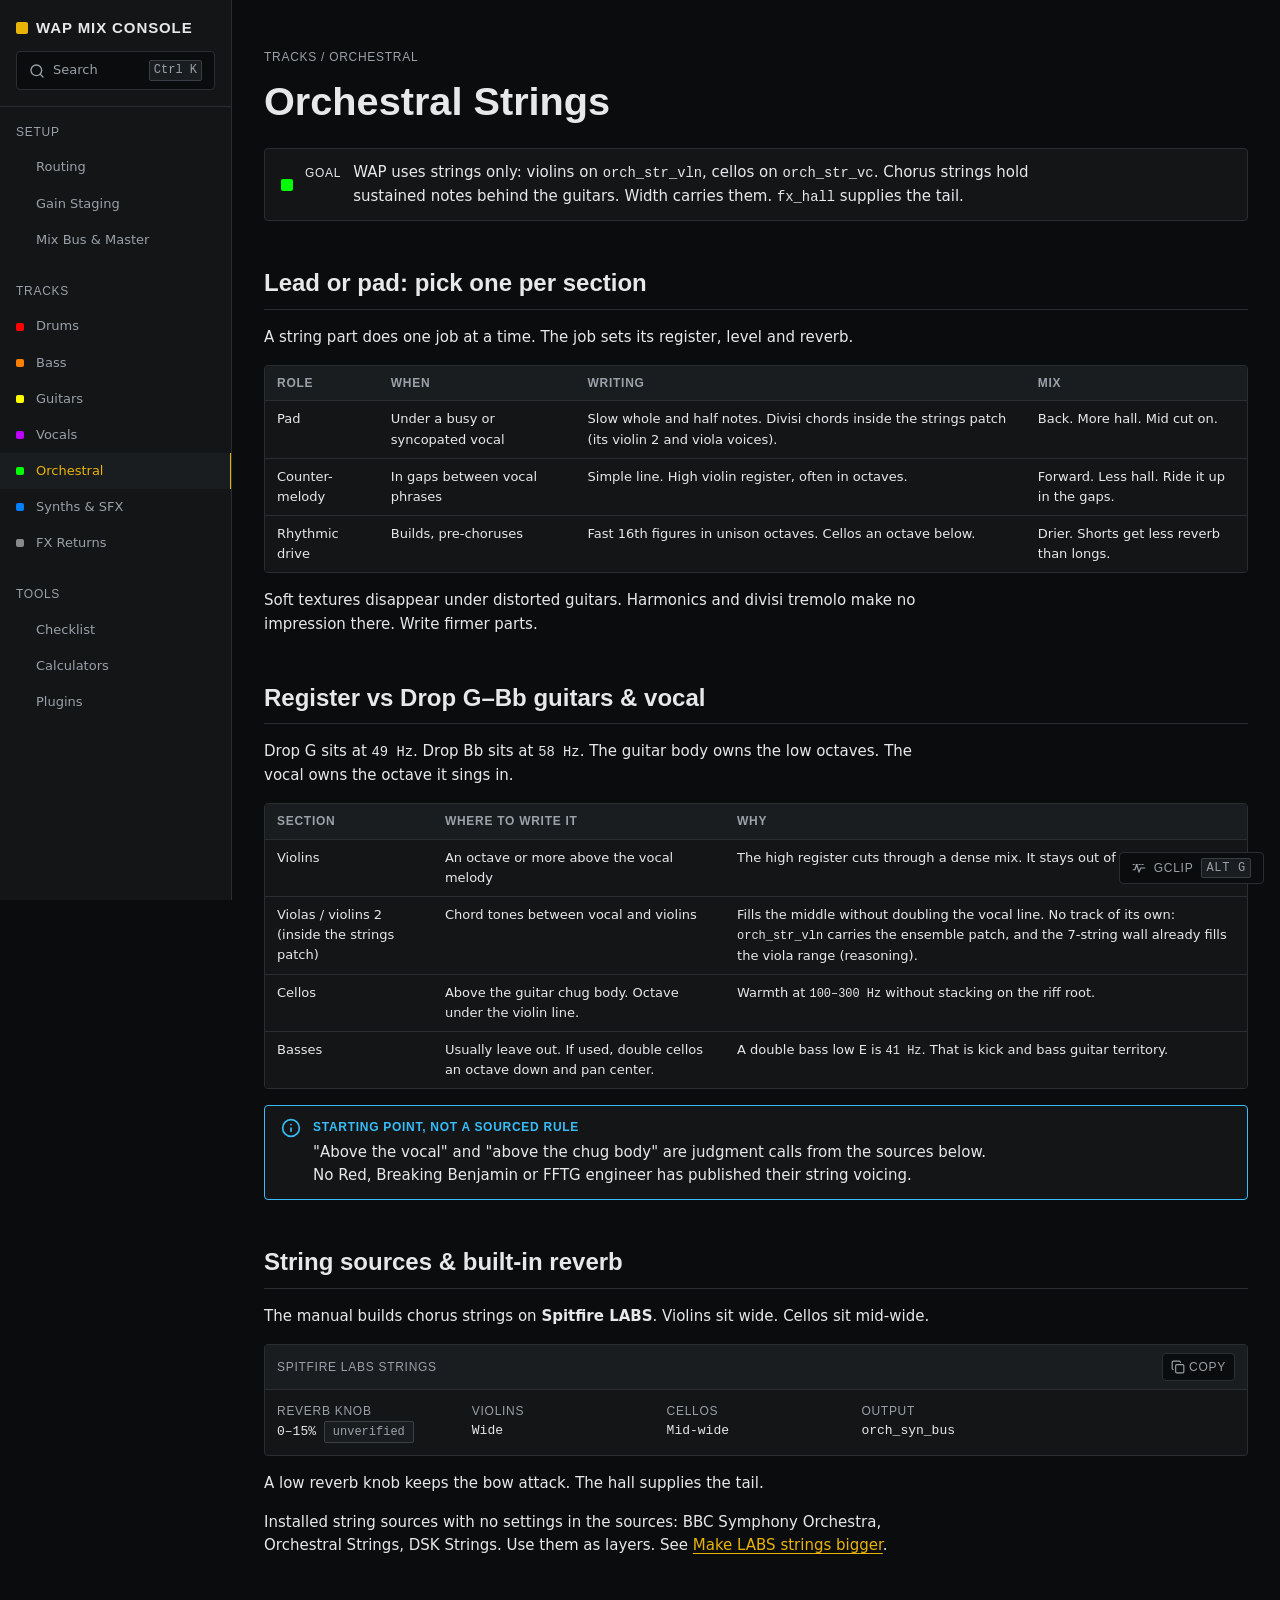
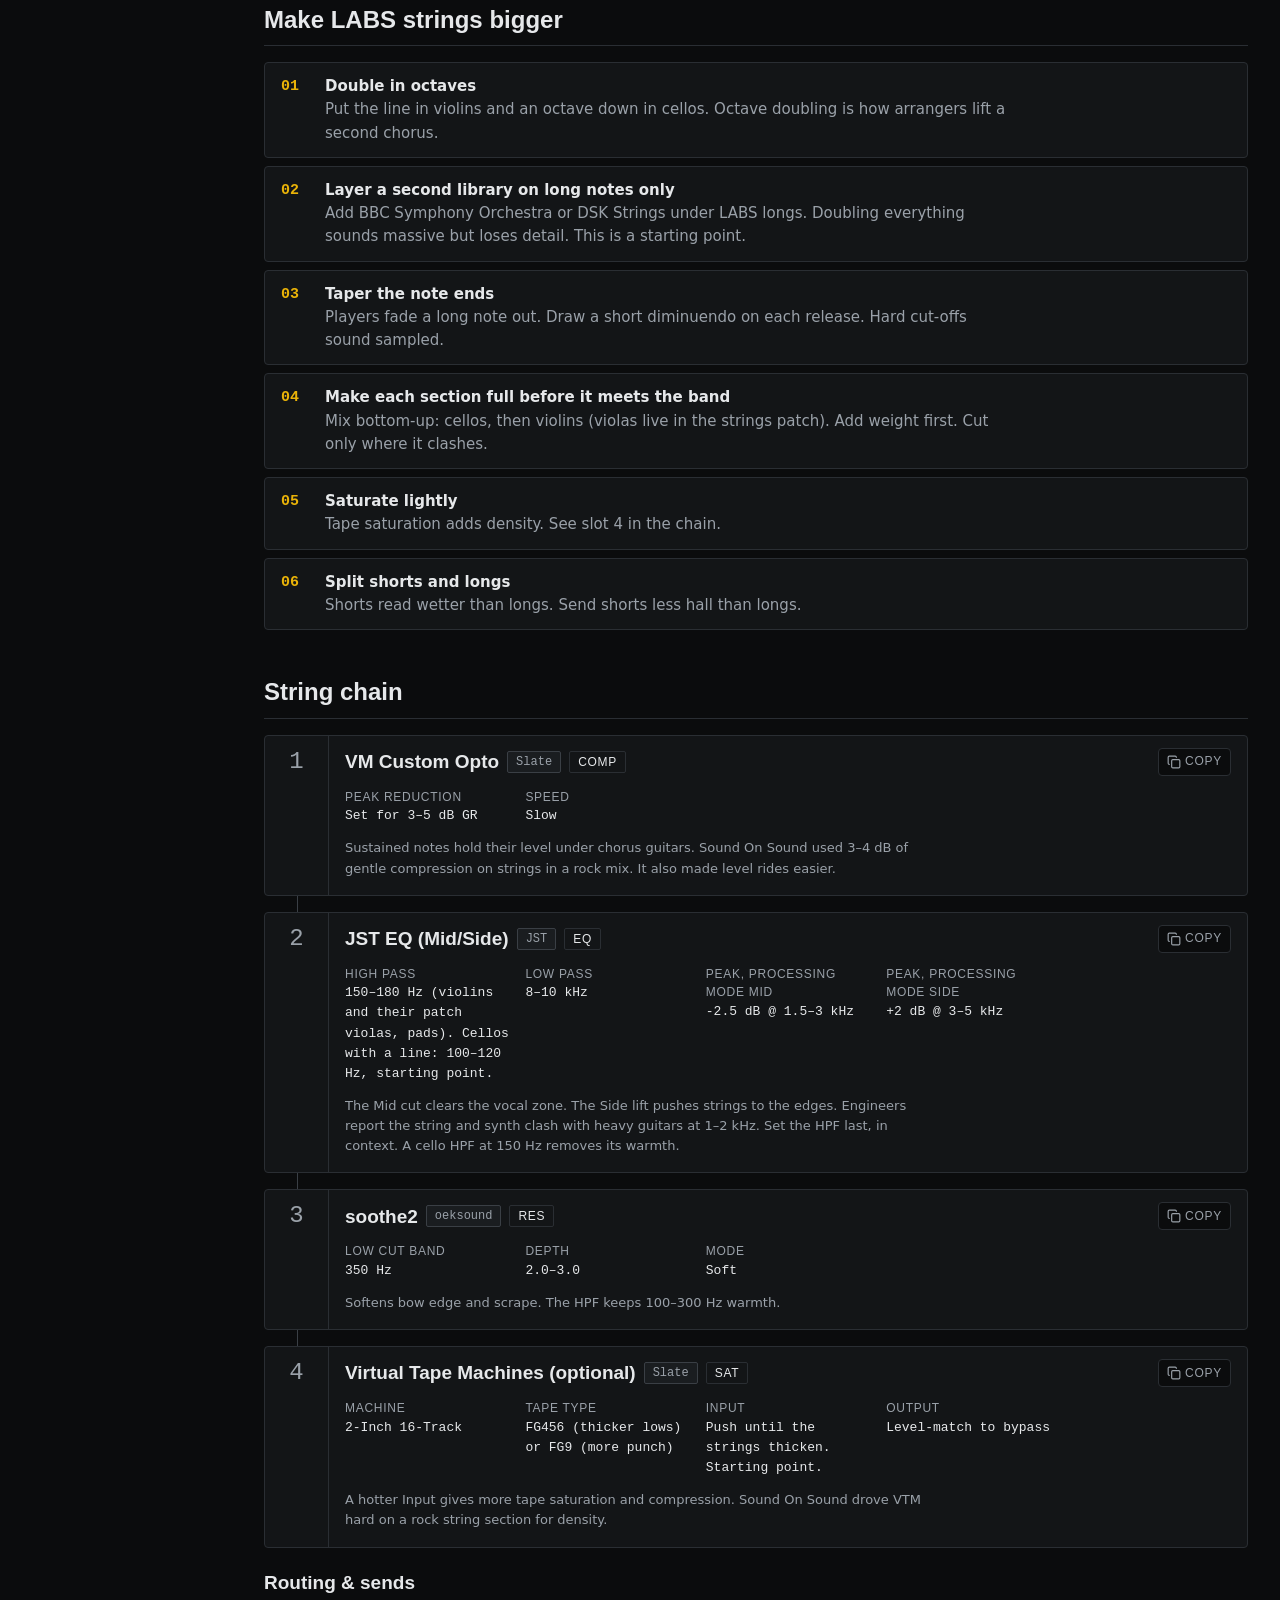
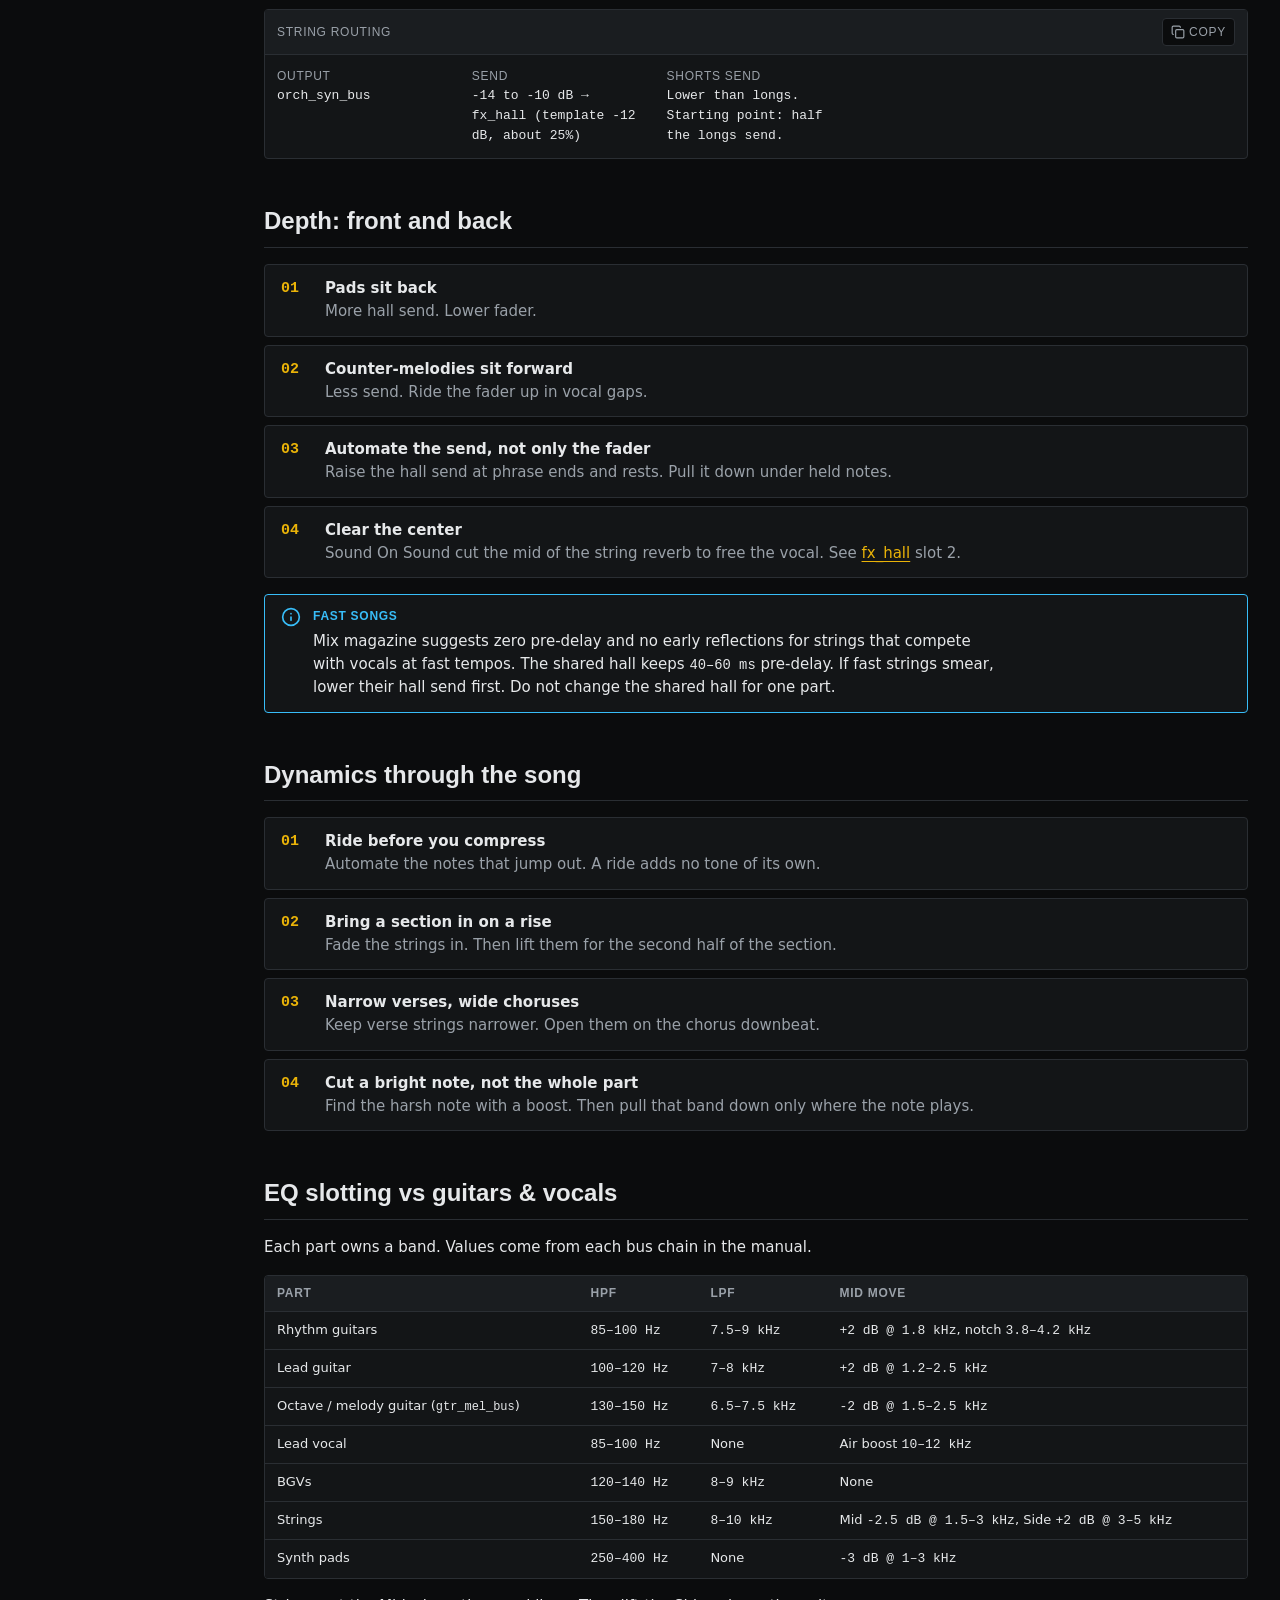
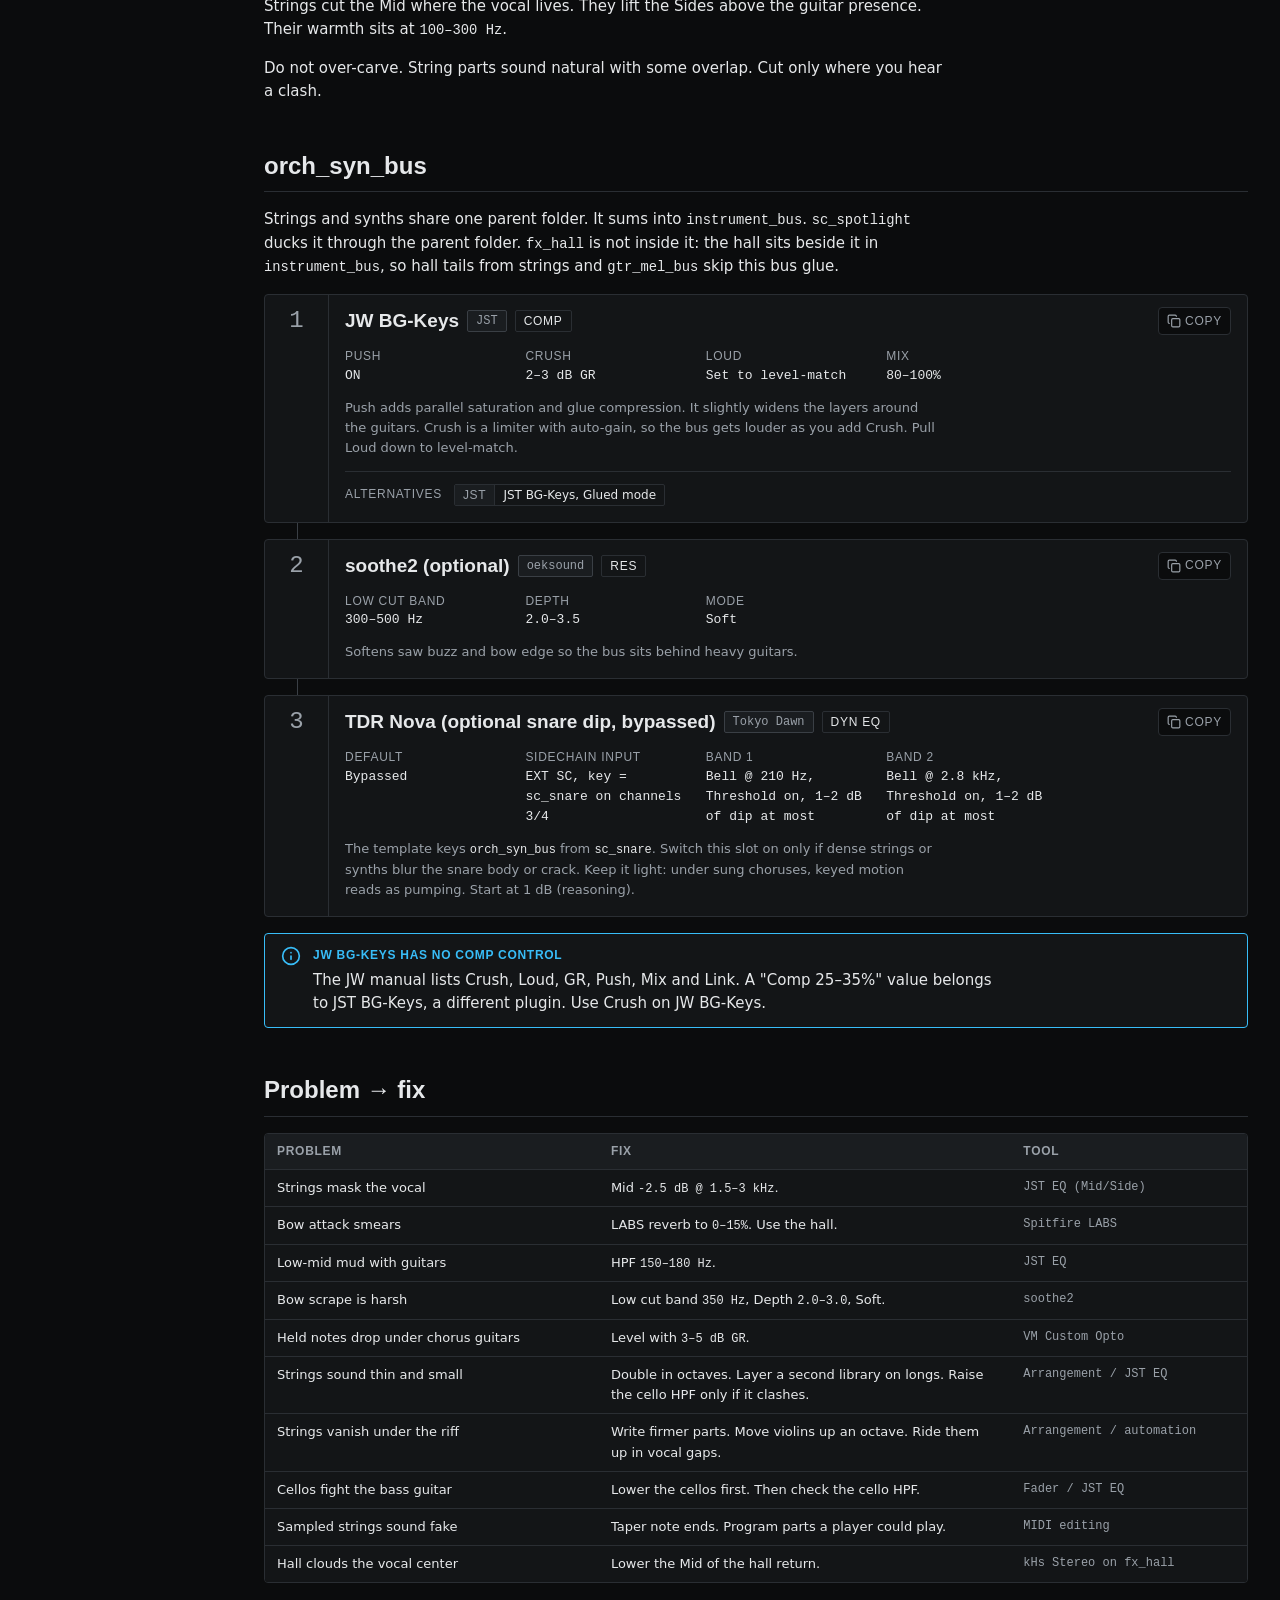
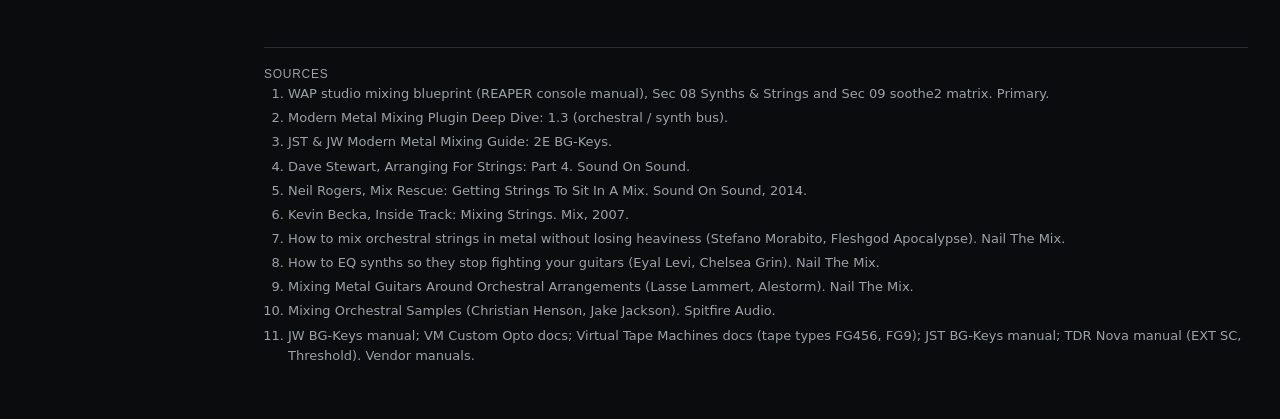
<file: docs/orchestral.html>
<!doctype html>
<html lang="en">
<head>
<meta charset="utf-8">
<meta name="viewport" content="width=device-width, initial-scale=1">
<title>Orchestral - WAP Mix Console</title>
<link rel="stylesheet" href="css/app.css">
</head>
<body data-page="orchestral">
<a class="skip-link" href="#main">Skip to content</a>
<nav id="rail"></nav>
<main id="main">
<div class="content">

  <header class="page-header">
    <div class="label">Tracks / Orchestral</div>
    <h1>Orchestral Strings</h1>
    <div class="goal">
      <span class="gchip gchip--lg gchip--orch" aria-hidden="true"></span>
      <span class="label goal__label">Goal</span>
      <p class="goal__text">WAP uses strings only: violins on <code>orch_str_vln</code>, cellos on <code>orch_str_vc</code>. Chorus strings hold sustained notes behind the guitars. Width carries them. <code>fx_hall</code> supplies the tail.</p>
    </div>
  </header>

  <section class="section">
    <h2 id="roles">Lead or pad: pick one per section</h2>
    <p>A string part does one job at a time. The job sets its register, level and reverb.</p>
    <div class="table-wrap">
      <table class="table">
        <thead>
          <tr><th scope="col">Role</th><th scope="col">When</th><th scope="col">Writing</th><th scope="col">Mix</th></tr>
        </thead>
        <tbody>
          <tr><td>Pad</td><td>Under a busy or syncopated vocal</td><td>Slow whole and half notes. Divisi chords inside the strings patch (its violin 2 and viola voices).</td><td>Back. More hall. Mid cut on.</td></tr>
          <tr><td>Counter-melody</td><td>In gaps between vocal phrases</td><td>Simple line. High violin register, often in octaves.</td><td>Forward. Less hall. Ride it up in the gaps.</td></tr>
          <tr><td>Rhythmic drive</td><td>Builds, pre-choruses</td><td>Fast 16th figures in unison octaves. Cellos an octave below.</td><td>Drier. Shorts get less reverb than longs.</td></tr>
        </tbody>
      </table>
    </div>
    <p>Soft textures disappear under distorted guitars. Harmonics and divisi tremolo make no impression there. Write firmer parts.</p>
  </section>

  <section class="section">
    <h2 id="register">Register vs Drop G&ndash;Bb guitars &amp; vocal</h2>
    <p>Drop G sits at <code>49 Hz</code>. Drop Bb sits at <code>58 Hz</code>. The guitar body owns the low octaves. The vocal owns the octave it sings in.</p>
    <div class="table-wrap">
      <table class="table">
        <thead>
          <tr><th scope="col">Section</th><th scope="col">Where to write it</th><th scope="col">Why</th></tr>
        </thead>
        <tbody>
          <tr><td>Violins</td><td>An octave or more above the vocal melody</td><td>The high register cuts through a dense mix. It stays out of the vocal octave.</td></tr>
          <tr><td>Violas / violins 2 (inside the strings patch)</td><td>Chord tones between vocal and violins</td><td>Fills the middle without doubling the vocal line. No track of its own: <code>orch_str_vln</code> carries the ensemble patch, and the 7-string wall already fills the viola range (reasoning).</td></tr>
          <tr><td>Cellos</td><td>Above the guitar chug body. Octave under the violin line.</td><td>Warmth at <code>100&ndash;300 Hz</code> without stacking on the riff root.</td></tr>
          <tr><td>Basses</td><td>Usually leave out. If used, double cellos an octave down and pan center.</td><td>A double bass low E is <code>41 Hz</code>. That is kick and bass guitar territory.</td></tr>
        </tbody>
      </table>
    </div>
    <div class="callout callout--info" role="note">
      <svg class="icon" viewBox="0 0 24 24" aria-hidden="true" focusable="false"><circle cx="12" cy="12" r="10"/><path d="M12 16v-4"/><path d="M12 8h.01"/></svg>
      <div class="callout__body">
        <span class="callout__title">Starting point, not a sourced rule</span>
        <p>"Above the vocal" and "above the chug body" are judgment calls from the sources below. No Red, Breaking Benjamin or FFTG engineer has published their string voicing.</p>
      </div>
    </div>
  </section>

  <section class="section">
    <h2 id="sources-strings">String sources &amp; built-in reverb</h2>
    <p>The manual builds chorus strings on <strong>Spitfire LABS</strong>. Violins sit wide. Cellos sit mid-wide.</p>
    <div class="settings">
      <div class="settings__head">
        <span class="label">Spitfire LABS strings</span>
        <button type="button" class="copy-btn" data-copy="orchestral-labs" aria-label="Copy Spitfire LABS strings"></button>
      </div>
      <div class="settings__body">
        <dl class="kv" id="orchestral-labs" data-copy-title="Spitfire LABS strings">
          <div class="kv__item"><dt>Reverb knob</dt><dd>0&ndash;15% <span class="chip">unverified</span></dd></div>
          <div class="kv__item"><dt>Violins</dt><dd>Wide</dd></div>
          <div class="kv__item"><dt>Cellos</dt><dd>Mid-wide</dd></div>
          <div class="kv__item"><dt>Output</dt><dd>orch_syn_bus</dd></div>
        </dl>
      </div>
    </div>
    <p>A low reverb knob keeps the bow attack. The hall supplies the tail.</p>
    <p>Installed string sources with no settings in the sources: BBC Symphony Orchestra, Orchestral Strings, DSK Strings. Use them as layers. See <a href="#bigger">Make LABS strings bigger</a>.</p>
  </section>

  <section class="section">
    <h2 id="bigger">Make LABS strings bigger</h2>
    <ol class="steps">
      <li><div><span class="steps__title">Double in octaves</span><p>Put the line in violins and an octave down in cellos. Octave doubling is how arrangers lift a second chorus.</p></div></li>
      <li><div><span class="steps__title">Layer a second library on long notes only</span><p>Add BBC Symphony Orchestra or DSK Strings under LABS longs. Doubling everything sounds massive but loses detail. This is a starting point.</p></div></li>
      <li><div><span class="steps__title">Taper the note ends</span><p>Players fade a long note out. Draw a short diminuendo on each release. Hard cut-offs sound sampled.</p></div></li>
      <li><div><span class="steps__title">Make each section full before it meets the band</span><p>Mix bottom-up: cellos, then violins (violas live in the strings patch). Add weight first. Cut only where it clashes.</p></div></li>
      <li><div><span class="steps__title">Saturate lightly</span><p>Tape saturation adds density. See slot 4 in the chain.</p></div></li>
      <li><div><span class="steps__title">Split shorts and longs</span><p>Shorts read wetter than longs. Send shorts less hall than longs.</p></div></li>
    </ol>
  </section>

  <section class="section">
    <h2 id="strings-chain">String chain</h2>
    <ol class="rack">
      <li class="rack__slot">
        <div class="rack__num" aria-hidden="true">1</div>
        <div class="rack__body">
          <div class="rack__head">
            <h4 class="rack__name">VM Custom Opto</h4>
            <span class="chip">Slate</span>
            <span class="tag">COMP</span>
            <button type="button" class="copy-btn" data-copy="orchestral-str-2a" aria-label="Copy VM Custom Opto settings"></button>
          </div>
          <dl class="kv" id="orchestral-str-2a" data-copy-title="Slot 1 - VM Custom Opto">
            <div class="kv__item"><dt>Peak Reduction</dt><dd>Set for 3&ndash;5 dB GR</dd></div>
            <div class="kv__item"><dt>Speed</dt><dd>Slow</dd></div>
          </dl>
          <p class="rack__why">Sustained notes hold their level under chorus guitars. Sound On Sound used 3&ndash;4 dB of gentle compression on strings in a rock mix. It also made level rides easier.</p>
        </div>
      </li>
      <li class="rack__slot">
        <div class="rack__num" aria-hidden="true">2</div>
        <div class="rack__body">
          <div class="rack__head">
            <h4 class="rack__name">JST EQ (Mid/Side)</h4>
            <span class="chip">JST</span>
            <span class="tag">EQ</span>
            <button type="button" class="copy-btn" data-copy="orchestral-str-eq" aria-label="Copy JST EQ (Mid/Side) settings"></button>
          </div>
          <dl class="kv" id="orchestral-str-eq" data-copy-title="Slot 2 - JST EQ (Mid/Side)">
            <div class="kv__item"><dt>High Pass</dt><dd>150&ndash;180 Hz (violins and their patch violas, pads). Cellos with a line: 100&ndash;120 Hz, starting point.</dd></div>
            <div class="kv__item"><dt>Low Pass</dt><dd>8&ndash;10 kHz</dd></div>
            <div class="kv__item"><dt>Peak, Processing Mode Mid</dt><dd>-2.5 dB @ 1.5&ndash;3 kHz</dd></div>
            <div class="kv__item"><dt>Peak, Processing Mode Side</dt><dd>+2 dB @ 3&ndash;5 kHz</dd></div>
          </dl>
          <p class="rack__why">The Mid cut clears the vocal zone. The Side lift pushes strings to the edges. Engineers report the string and synth clash with heavy guitars at 1&ndash;2 kHz. Set the HPF last, in context. A cello HPF at 150 Hz removes its warmth.</p>
        </div>
      </li>
      <li class="rack__slot">
        <div class="rack__num" aria-hidden="true">3</div>
        <div class="rack__body">
          <div class="rack__head">
            <h4 class="rack__name">soothe2</h4>
            <span class="chip">oeksound</span>
            <span class="tag">RES</span>
            <button type="button" class="copy-btn" data-copy="orchestral-str-soothe" aria-label="Copy soothe2 settings"></button>
          </div>
          <dl class="kv" id="orchestral-str-soothe" data-copy-title="Slot 3 - soothe2">
            <div class="kv__item"><dt>Low cut band</dt><dd>350 Hz</dd></div>
            <div class="kv__item"><dt>Depth</dt><dd>2.0&ndash;3.0</dd></div>
            <div class="kv__item"><dt>Mode</dt><dd>Soft</dd></div>
          </dl>
          <p class="rack__why">Softens bow edge and scrape. The HPF keeps 100&ndash;300 Hz warmth.</p>
        </div>
      </li>
      <li class="rack__slot">
        <div class="rack__num" aria-hidden="true">4</div>
        <div class="rack__body">
          <div class="rack__head">
            <h4 class="rack__name">Virtual Tape Machines (optional)</h4>
            <span class="chip">Slate</span>
            <span class="tag">SAT</span>
            <button type="button" class="copy-btn" data-copy="orchestral-str-vtm" aria-label="Copy Virtual Tape Machines (optional) settings"></button>
          </div>
          <dl class="kv" id="orchestral-str-vtm" data-copy-title="Slot 4 - Virtual Tape Machines (optional)">
            <div class="kv__item"><dt>Machine</dt><dd>2-Inch 16-Track</dd></div>
            <div class="kv__item"><dt>Tape Type</dt><dd>FG456 (thicker lows) or FG9 (more punch)</dd></div>
            <div class="kv__item"><dt>Input</dt><dd>Push until the strings thicken. Starting point.</dd></div>
            <div class="kv__item"><dt>Output</dt><dd>Level-match to bypass</dd></div>
          </dl>
          <p class="rack__why">A hotter Input gives more tape saturation and compression. Sound On Sound drove VTM hard on a rock string section for density.</p>
        </div>
      </li>
    </ol>

    <h3 id="strings-sends">Routing &amp; sends</h3>
    <div class="settings">
      <div class="settings__head">
        <span class="label">String routing</span>
        <button type="button" class="copy-btn" data-copy="orchestral-str-sends" aria-label="Copy String routing"></button>
      </div>
      <div class="settings__body">
        <dl class="kv" id="orchestral-str-sends" data-copy-title="String routing">
          <div class="kv__item"><dt>Output</dt><dd>orch_syn_bus</dd></div>
          <div class="kv__item"><dt>Send</dt><dd>-14 to -10 dB &rarr; fx_hall (template -12 dB, about 25%)</dd></div>
          <div class="kv__item"><dt>Shorts send</dt><dd>Lower than longs. Starting point: half the longs send.</dd></div>
        </dl>
      </div>
    </div>
  </section>

  <section class="section">
    <h2 id="depth">Depth: front and back</h2>
    <ol class="steps">
      <li><div><span class="steps__title">Pads sit back</span><p>More hall send. Lower fader.</p></div></li>
      <li><div><span class="steps__title">Counter-melodies sit forward</span><p>Less send. Ride the fader up in vocal gaps.</p></div></li>
      <li><div><span class="steps__title">Automate the send, not only the fader</span><p>Raise the hall send at phrase ends and rests. Pull it down under held notes.</p></div></li>
      <li><div><span class="steps__title">Clear the center</span><p>Sound On Sound cut the mid of the string reverb to free the vocal. See <a href="fx-returns.html#fx-hall">fx_hall</a> slot 2.</p></div></li>
    </ol>
    <div class="callout callout--info" role="note">
      <svg class="icon" viewBox="0 0 24 24" aria-hidden="true" focusable="false"><circle cx="12" cy="12" r="10"/><path d="M12 16v-4"/><path d="M12 8h.01"/></svg>
      <div class="callout__body">
        <span class="callout__title">Fast songs</span>
        <p>Mix magazine suggests zero pre-delay and no early reflections for strings that compete with vocals at fast tempos. The shared hall keeps <code>40&ndash;60 ms</code> pre-delay. If fast strings smear, lower their hall send first. Do not change the shared hall for one part.</p>
      </div>
    </div>
  </section>

  <section class="section">
    <h2 id="automation">Dynamics through the song</h2>
    <ol class="steps">
      <li><div><span class="steps__title">Ride before you compress</span><p>Automate the notes that jump out. A ride adds no tone of its own.</p></div></li>
      <li><div><span class="steps__title">Bring a section in on a rise</span><p>Fade the strings in. Then lift them for the second half of the section.</p></div></li>
      <li><div><span class="steps__title">Narrow verses, wide choruses</span><p>Keep verse strings narrower. Open them on the chorus downbeat.</p></div></li>
      <li><div><span class="steps__title">Cut a bright note, not the whole part</span><p>Find the harsh note with a boost. Then pull that band down only where the note plays.</p></div></li>
    </ol>
  </section>

  <section class="section">
    <h2 id="slotting">EQ slotting vs guitars &amp; vocals</h2>
    <p>Each part owns a band. Values come from each bus chain in the manual.</p>
    <div class="table-wrap">
      <table class="table">
        <thead>
          <tr><th scope="col">Part</th><th scope="col">HPF</th><th scope="col">LPF</th><th scope="col">Mid move</th></tr>
        </thead>
        <tbody>
          <tr><td>Rhythm guitars</td><td><span class="mono">85&ndash;100 Hz</span></td><td><span class="mono">7.5&ndash;9 kHz</span></td><td><span class="mono">+2 dB @ 1.8 kHz</span>, notch <span class="mono">3.8&ndash;4.2 kHz</span></td></tr>
          <tr><td>Lead guitar</td><td><span class="mono">100&ndash;120 Hz</span></td><td><span class="mono">7&ndash;8 kHz</span></td><td><span class="mono">+2 dB @ 1.2&ndash;2.5 kHz</span></td></tr>
          <tr><td>Octave / melody guitar (<code>gtr_mel_bus</code>)</td><td><span class="mono">130&ndash;150 Hz</span></td><td><span class="mono">6.5&ndash;7.5 kHz</span></td><td><span class="mono">-2 dB @ 1.5&ndash;2.5 kHz</span></td></tr>
          <tr><td>Lead vocal</td><td><span class="mono">85&ndash;100 Hz</span></td><td>None</td><td>Air boost <span class="mono">10&ndash;12 kHz</span></td></tr>
          <tr><td>BGVs</td><td><span class="mono">120&ndash;140 Hz</span></td><td><span class="mono">8&ndash;9 kHz</span></td><td>None</td></tr>
          <tr><td>Strings</td><td><span class="mono">150&ndash;180 Hz</span></td><td><span class="mono">8&ndash;10 kHz</span></td><td>Mid <span class="mono">-2.5 dB @ 1.5&ndash;3 kHz</span>, Side <span class="mono">+2 dB @ 3&ndash;5 kHz</span></td></tr>
          <tr><td>Synth pads</td><td><span class="mono">250&ndash;400 Hz</span></td><td>None</td><td><span class="mono">-3 dB @ 1&ndash;3 kHz</span></td></tr>
        </tbody>
      </table>
    </div>
    <p>Strings cut the Mid where the vocal lives. They lift the Sides above the guitar presence. Their warmth sits at <code>100&ndash;300 Hz</code>.</p>
    <p>Do not over-carve. String parts sound natural with some overlap. Cut only where you hear a clash.</p>
  </section>

  <section class="section">
    <h2 id="bus">orch_syn_bus</h2>
    <p>Strings and synths share one parent folder. It sums into <code>instrument_bus</code>. <code>sc_spotlight</code> ducks it through the parent folder. <code>fx_hall</code> is not inside it: the hall sits beside it in <code>instrument_bus</code>, so hall tails from strings and <code>gtr_mel_bus</code> skip this bus glue.</p>
    <ol class="rack">
      <li class="rack__slot">
        <div class="rack__num" aria-hidden="true">1</div>
        <div class="rack__body">
          <div class="rack__head">
            <h4 class="rack__name">JW BG-Keys</h4>
            <span class="chip">JST</span>
            <span class="tag">COMP</span>
            <button type="button" class="copy-btn" data-copy="orchestral-bus-keys" aria-label="Copy JW BG-Keys settings"></button>
          </div>
          <dl class="kv" id="orchestral-bus-keys" data-copy-title="Slot 1 - JW BG-Keys">
            <div class="kv__item"><dt>Push</dt><dd>ON</dd></div>
            <div class="kv__item"><dt>Crush</dt><dd>2&ndash;3 dB GR</dd></div>
            <div class="kv__item"><dt>Loud</dt><dd>Set to level-match</dd></div>
            <div class="kv__item"><dt>Mix</dt><dd>80&ndash;100%</dd></div>
          </dl>
          <p class="rack__why">Push adds parallel saturation and glue compression. It slightly widens the layers around the guitars. Crush is a limiter with auto-gain, so the bus gets louder as you add Crush. Pull Loud down to level-match.</p>
          <div class="alts">
            <span class="label alts__title">Alternatives</span>
            <span class="alt"><span class="alt__tag">JST</span><span class="alt__name">JST BG-Keys, Glued mode</span></span>
          </div>
        </div>
      </li>
      <li class="rack__slot">
        <div class="rack__num" aria-hidden="true">2</div>
        <div class="rack__body">
          <div class="rack__head">
            <h4 class="rack__name">soothe2 (optional)</h4>
            <span class="chip">oeksound</span>
            <span class="tag">RES</span>
            <button type="button" class="copy-btn" data-copy="orchestral-bus-soothe" aria-label="Copy soothe2 (optional) settings"></button>
          </div>
          <dl class="kv" id="orchestral-bus-soothe" data-copy-title="Slot 2 - soothe2 (optional)">
            <div class="kv__item"><dt>Low cut band</dt><dd>300&ndash;500 Hz</dd></div>
            <div class="kv__item"><dt>Depth</dt><dd>2.0&ndash;3.5</dd></div>
            <div class="kv__item"><dt>Mode</dt><dd>Soft</dd></div>
          </dl>
          <p class="rack__why">Softens saw buzz and bow edge so the bus sits behind heavy guitars.</p>
        </div>
      </li>
      <li class="rack__slot">
        <div class="rack__num" aria-hidden="true">3</div>
        <div class="rack__body">
          <div class="rack__head">
            <h4 class="rack__name">TDR Nova (optional snare dip, bypassed)</h4>
            <span class="chip">Tokyo Dawn</span>
            <span class="tag">DYN EQ</span>
            <button type="button" class="copy-btn" data-copy="orchestral-bus-snare" aria-label="Copy TDR Nova (optional snare dip, bypassed) settings"></button>
          </div>
          <dl class="kv" id="orchestral-bus-snare" data-copy-title="Slot 3 - TDR Nova (optional snare dip, bypassed)">
            <div class="kv__item"><dt>Default</dt><dd>Bypassed</dd></div>
            <div class="kv__item"><dt>Sidechain Input</dt><dd>EXT SC, key = sc_snare on channels 3/4</dd></div>
            <div class="kv__item"><dt>Band 1</dt><dd>Bell @ 210 Hz, Threshold on, 1&ndash;2 dB of dip at most</dd></div>
            <div class="kv__item"><dt>Band 2</dt><dd>Bell @ 2.8 kHz, Threshold on, 1&ndash;2 dB of dip at most</dd></div>
          </dl>
          <p class="rack__why">The template keys <code>orch_syn_bus</code> from <code>sc_snare</code>. Switch this slot on only if dense strings or synths blur the snare body or crack. Keep it light: under sung choruses, keyed motion reads as pumping. Start at 1 dB (reasoning).</p>
        </div>
      </li>
    </ol>
    <div class="callout callout--info" role="note">
      <svg class="icon" viewBox="0 0 24 24" aria-hidden="true" focusable="false"><circle cx="12" cy="12" r="10"/><path d="M12 16v-4"/><path d="M12 8h.01"/></svg>
      <div class="callout__body">
        <span class="callout__title">JW BG-Keys has no Comp control</span>
        <p>The JW manual lists Crush, Loud, GR, Push, Mix and Link. A "Comp 25&ndash;35%" value belongs to JST BG-Keys, a different plugin. Use Crush on JW BG-Keys.</p>
      </div>
    </div>
  </section>

  <section class="section">
    <h2 id="problems">Problem &rarr; fix</h2>
    <div class="table-wrap">
      <table class="table table--pf">
        <thead>
          <tr><th scope="col">Problem</th><th scope="col">Fix</th><th scope="col">Tool</th></tr>
        </thead>
        <tbody>
          <tr><td>Strings mask the vocal</td><td>Mid <code>-2.5 dB @ 1.5&ndash;3 kHz</code>.</td><td>JST EQ (Mid/Side)</td></tr>
          <tr><td>Bow attack smears</td><td>LABS reverb to <code>0&ndash;15%</code>. Use the hall.</td><td>Spitfire LABS</td></tr>
          <tr><td>Low-mid mud with guitars</td><td>HPF <code>150&ndash;180 Hz</code>.</td><td>JST EQ</td></tr>
          <tr><td>Bow scrape is harsh</td><td>Low cut band <code>350 Hz</code>, Depth <code>2.0&ndash;3.0</code>, Soft.</td><td>soothe2</td></tr>
          <tr><td>Held notes drop under chorus guitars</td><td>Level with <code>3&ndash;5 dB GR</code>.</td><td>VM Custom Opto</td></tr>
          <tr><td>Strings sound thin and small</td><td>Double in octaves. Layer a second library on longs. Raise the cello HPF only if it clashes.</td><td>Arrangement / JST EQ</td></tr>
          <tr><td>Strings vanish under the riff</td><td>Write firmer parts. Move violins up an octave. Ride them up in vocal gaps.</td><td>Arrangement / automation</td></tr>
          <tr><td>Cellos fight the bass guitar</td><td>Lower the cellos first. Then check the cello HPF.</td><td>Fader / JST EQ</td></tr>
          <tr><td>Sampled strings sound fake</td><td>Taper note ends. Program parts a player could play.</td><td>MIDI editing</td></tr>
          <tr><td>Hall clouds the vocal center</td><td>Lower the Mid of the hall return.</td><td>kHs Stereo on fx_hall</td></tr>
        </tbody>
      </table>
    </div>
  </section>

  <footer class="page-foot">
    <span class="label">Sources</span>
    <ol class="sources">
      <li>WAP studio mixing blueprint (REAPER console manual), Sec 08 Synths &amp; Strings and Sec 09 soothe2 matrix. Primary.</li>
      <li>Modern Metal Mixing Plugin Deep Dive: 1.3 (orchestral / synth bus).</li>
      <li>JST &amp; JW Modern Metal Mixing Guide: 2E BG-Keys.</li>
      <li>Dave Stewart, Arranging For Strings: Part 4. Sound On Sound.</li>
      <li>Neil Rogers, Mix Rescue: Getting Strings To Sit In A Mix. Sound On Sound, 2014.</li>
      <li>Kevin Becka, Inside Track: Mixing Strings. Mix, 2007.</li>
      <li>How to mix orchestral strings in metal without losing heaviness (Stefano Morabito, Fleshgod Apocalypse). Nail The Mix.</li>
      <li>How to EQ synths so they stop fighting your guitars (Eyal Levi, Chelsea Grin). Nail The Mix.</li>
      <li>Mixing Metal Guitars Around Orchestral Arrangements (Lasse Lammert, Alestorm). Nail The Mix.</li>
      <li>Mixing Orchestral Samples (Christian Henson, Jake Jackson). Spitfire Audio.</li>
      <li>JW BG-Keys manual; VM Custom Opto docs; Virtual Tape Machines docs (tape types FG456, FG9); JST BG-Keys manual; TDR Nova manual (EXT SC, Threshold). Vendor manuals.</li>
    </ol>
  </footer>

</div>
</main>
<script src="js/search-index.js"></script>
<script src="js/search-core.js"></script>
<script src="js/app.js"></script>
</body>
</html>
</file>
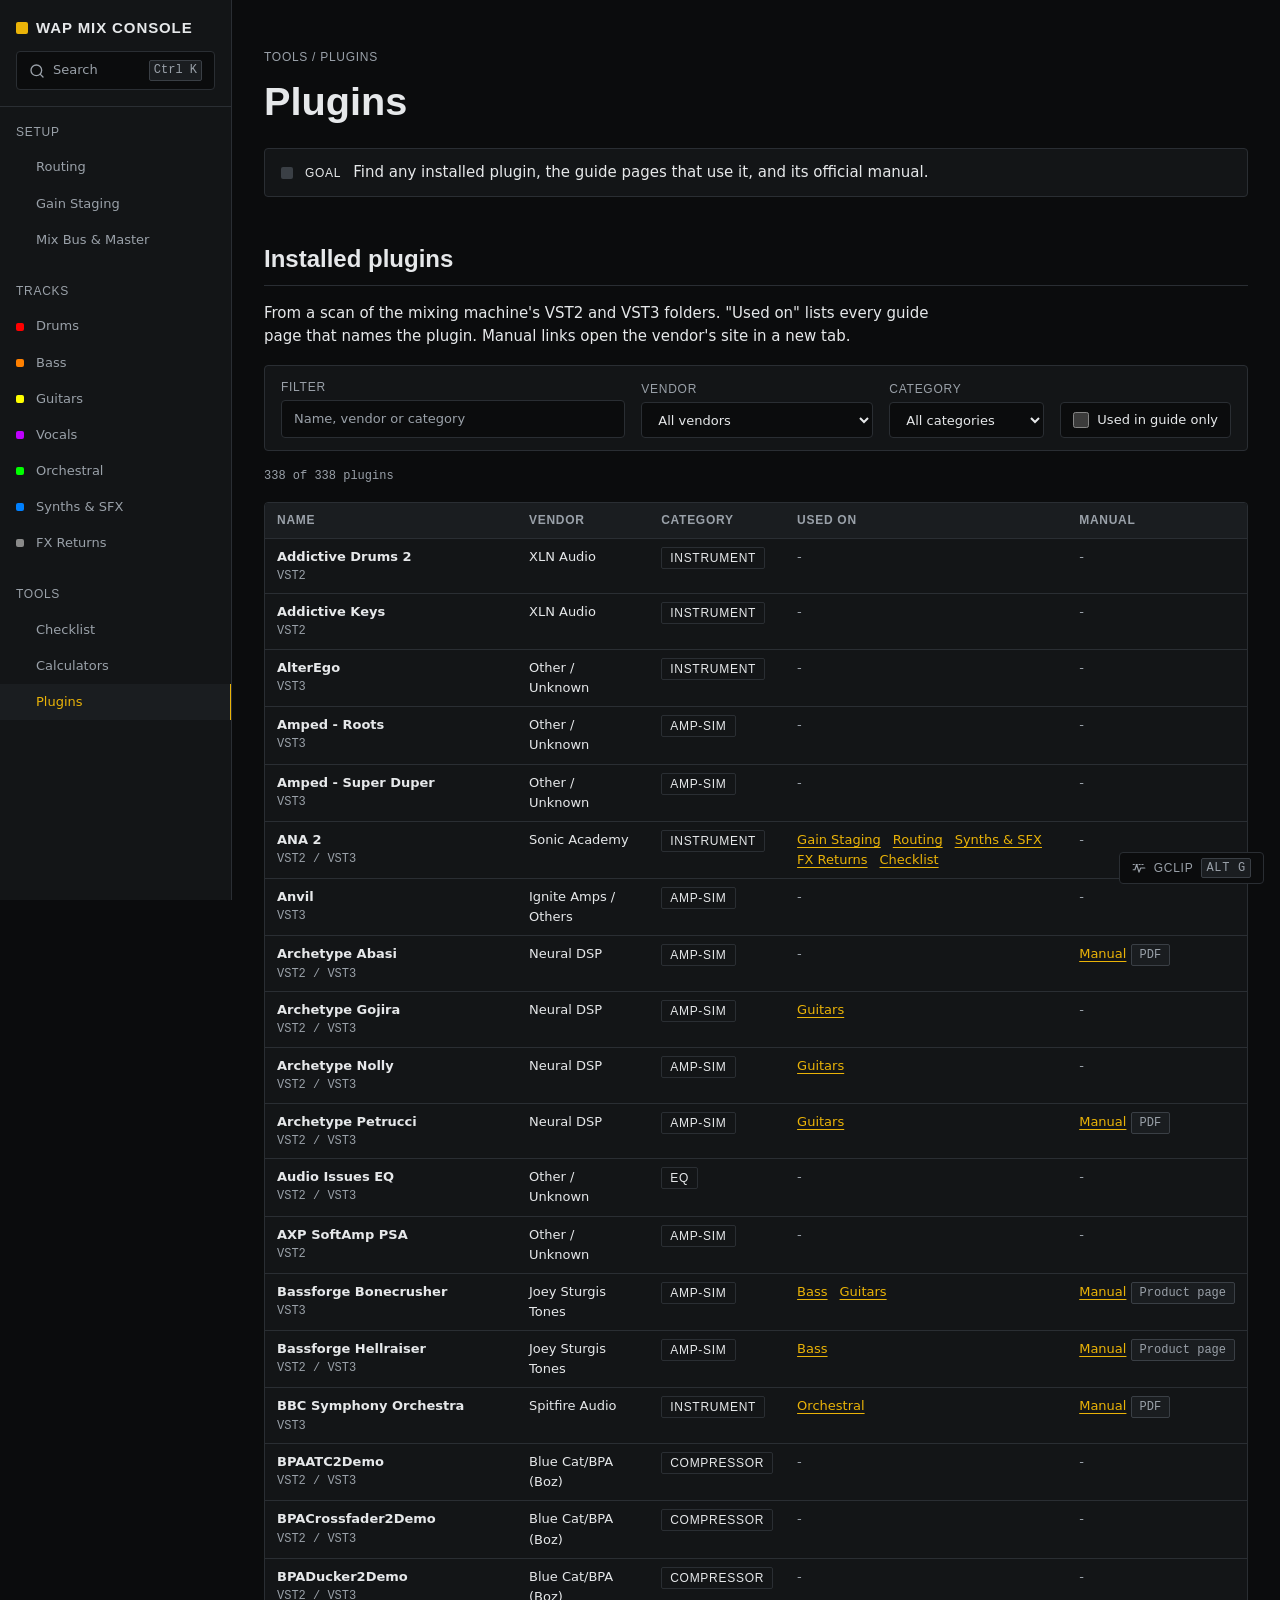
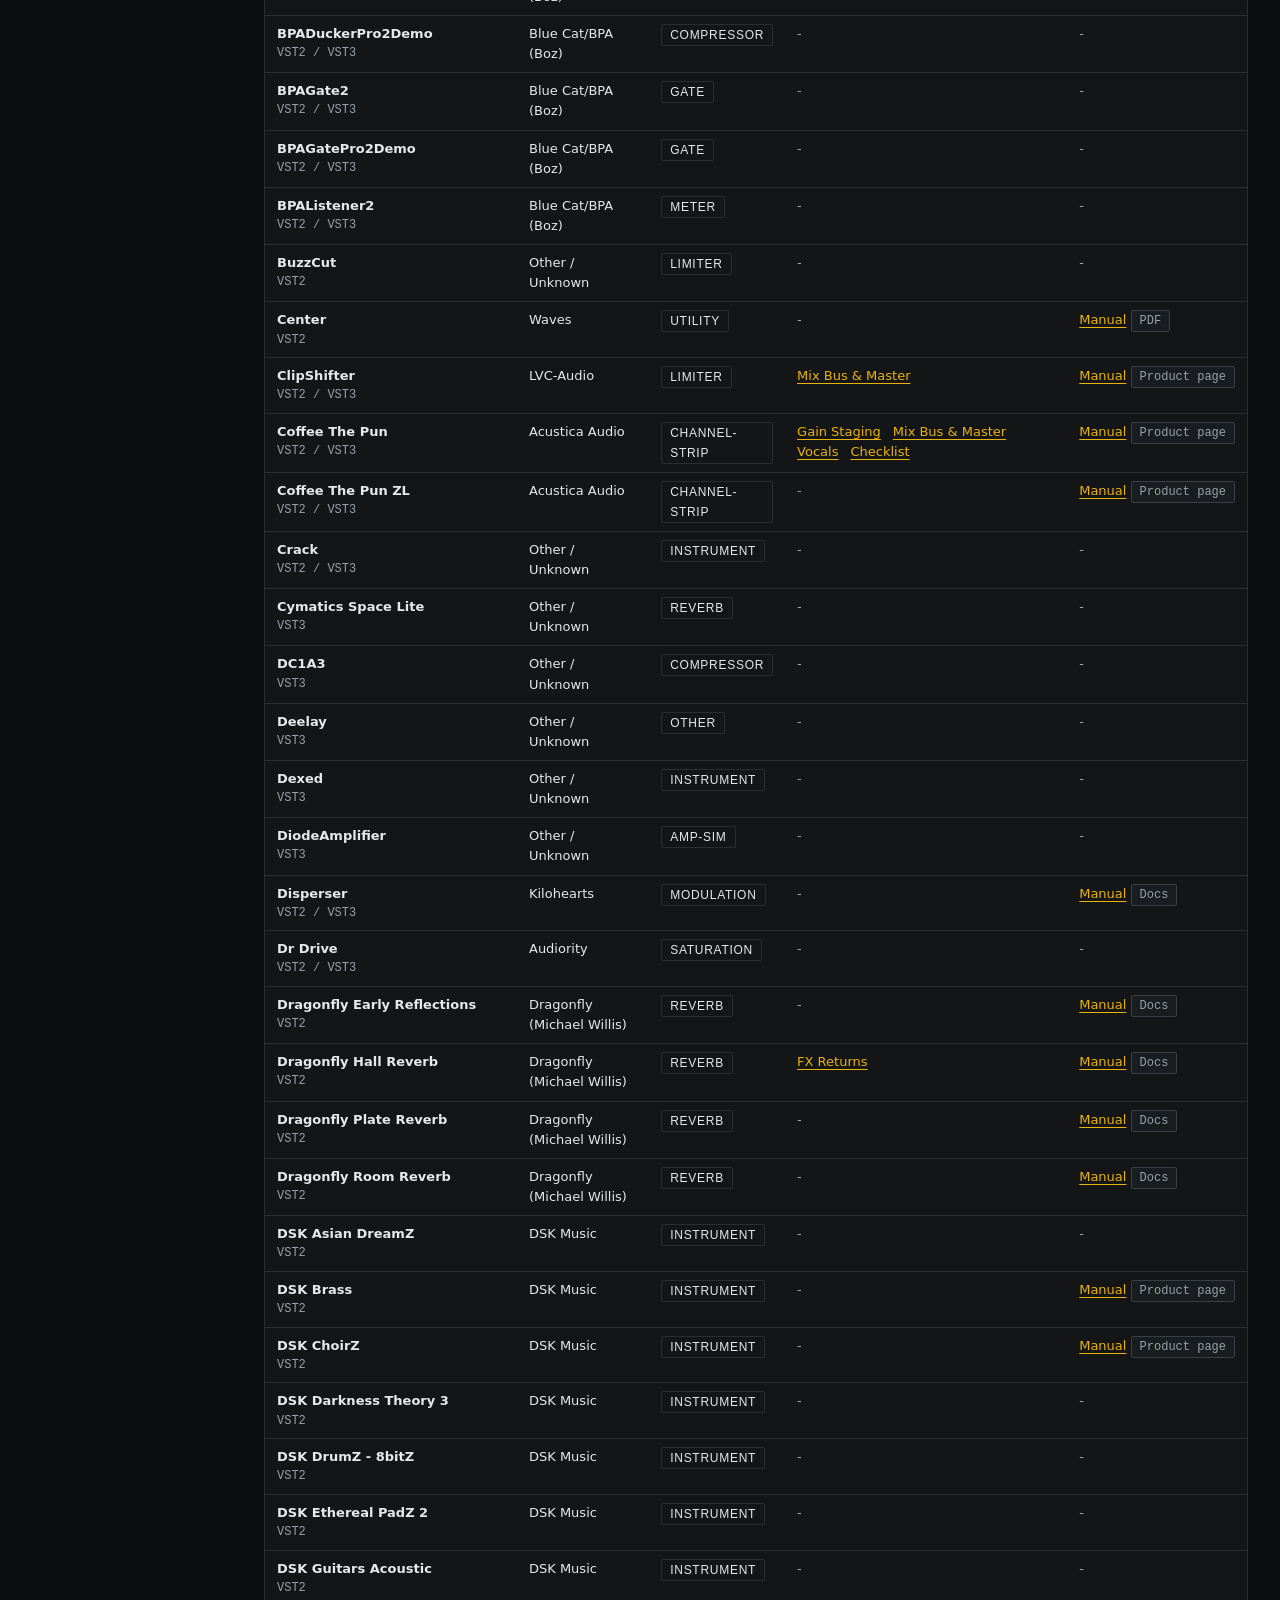
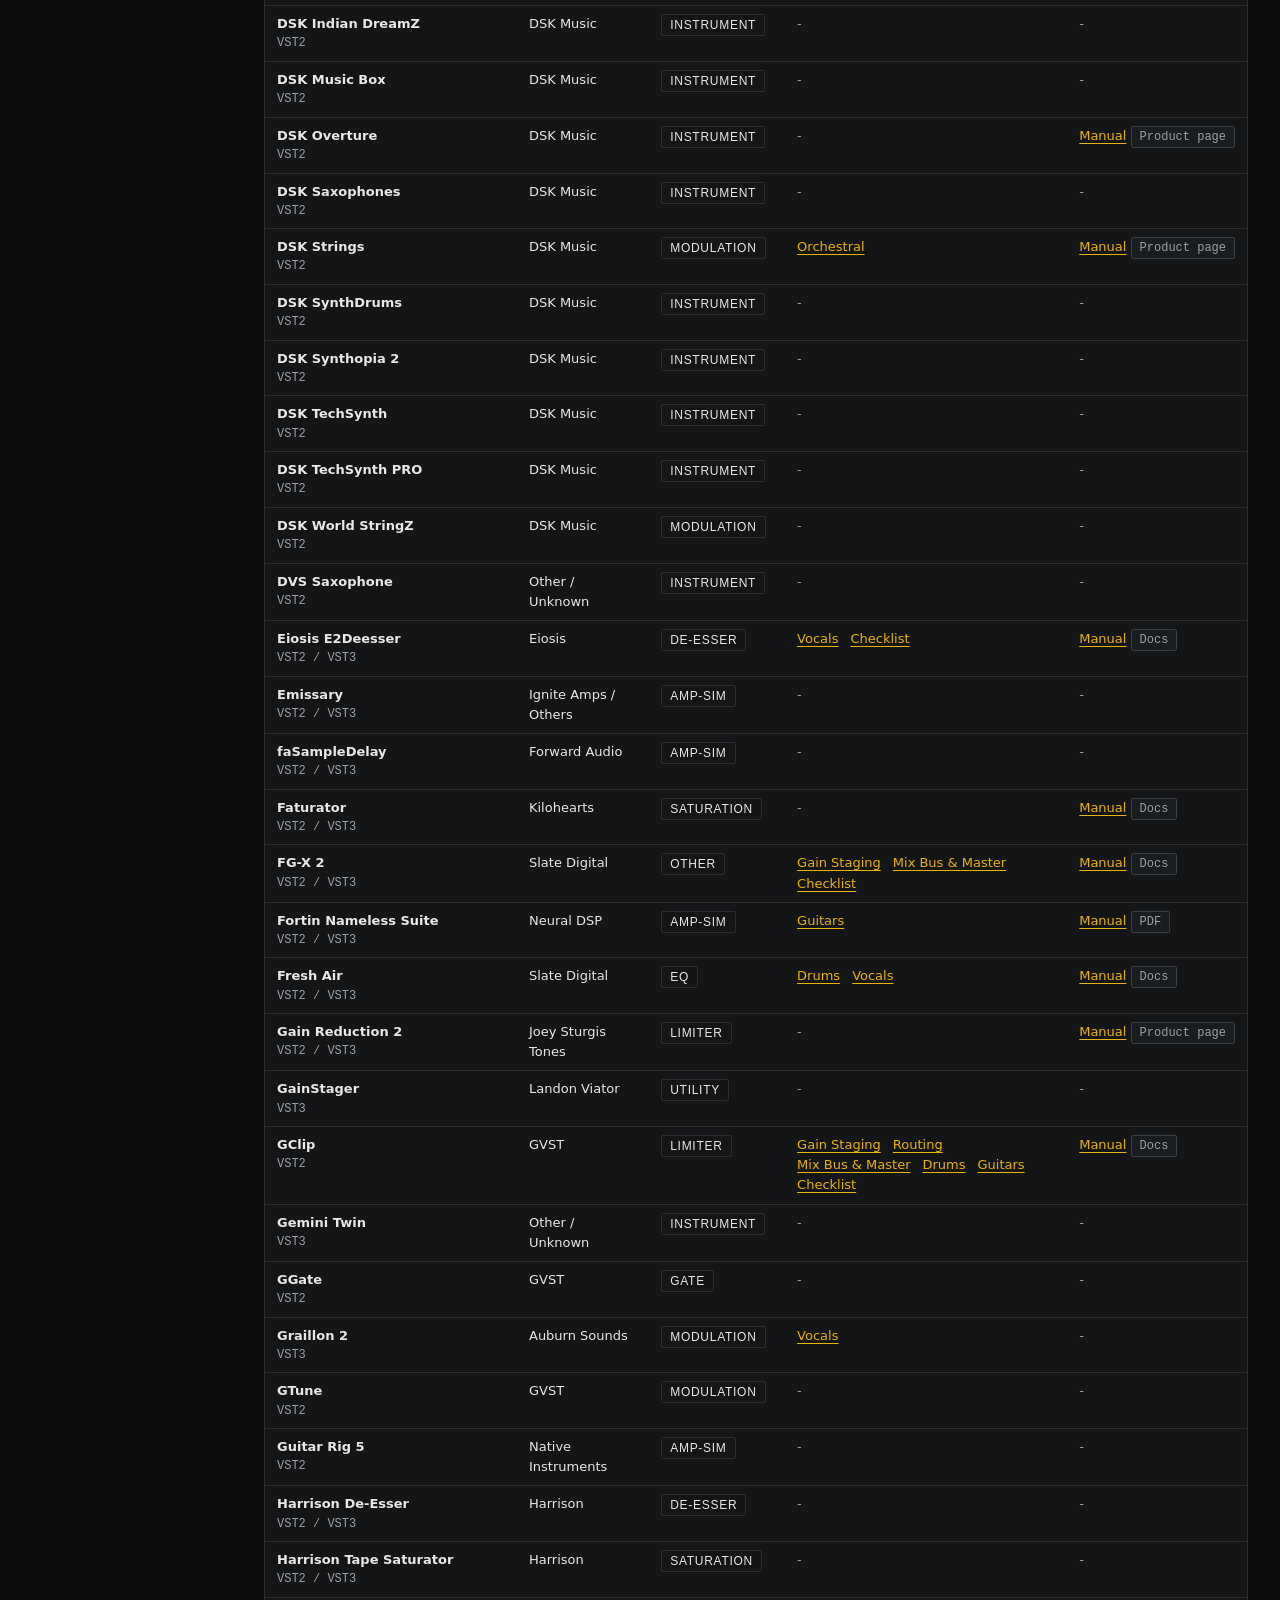
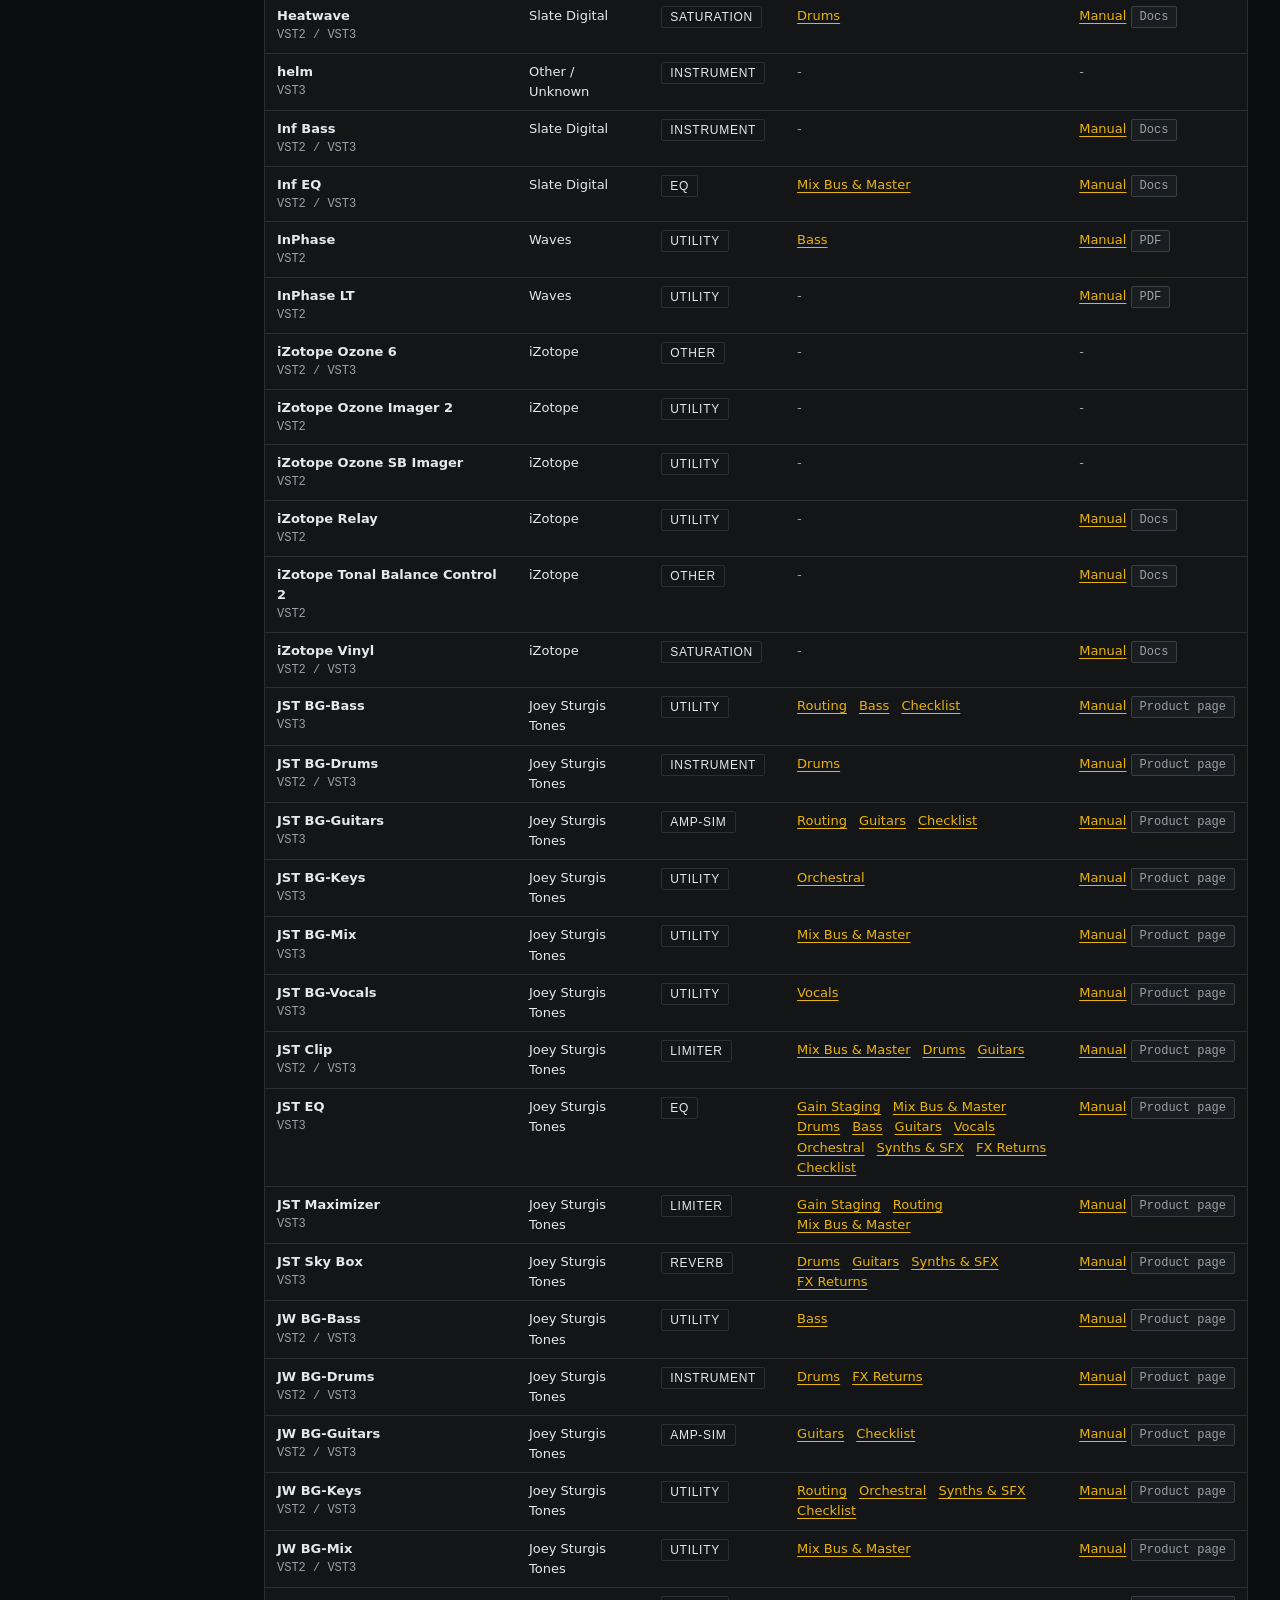
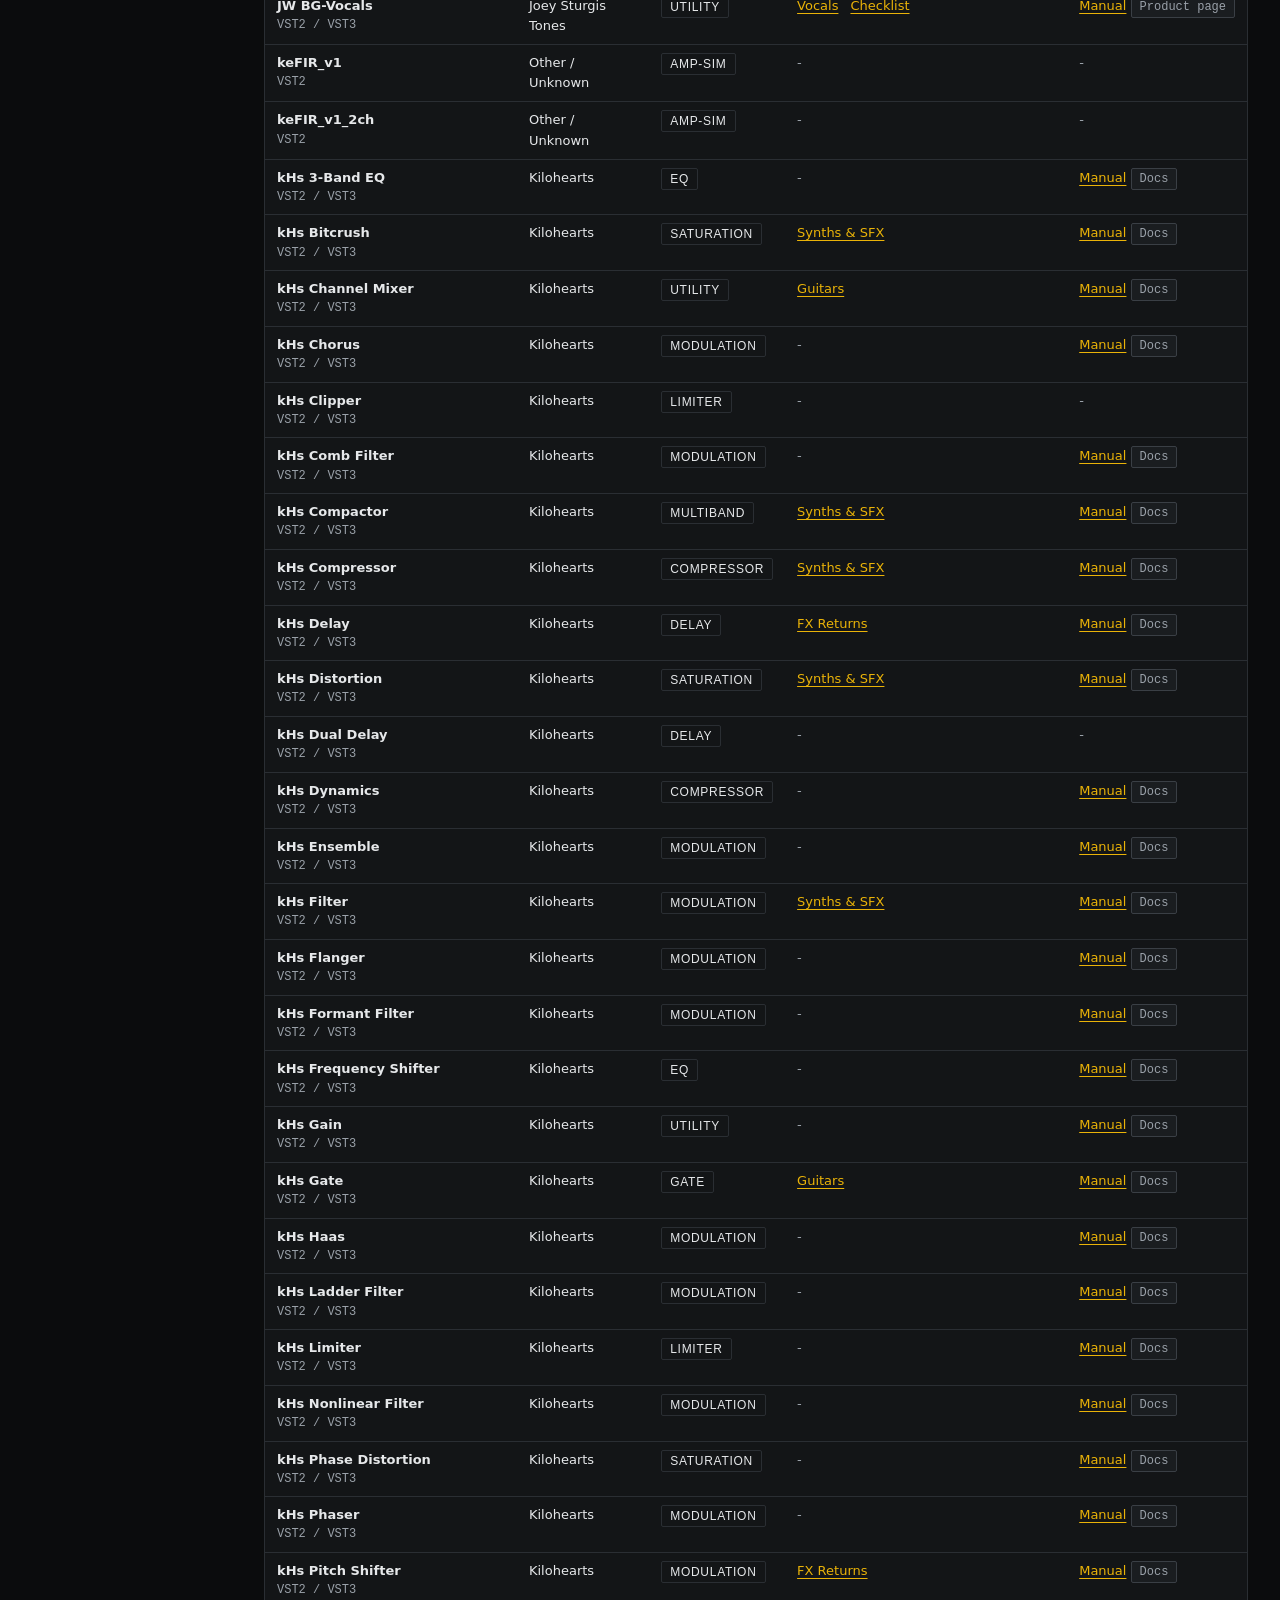
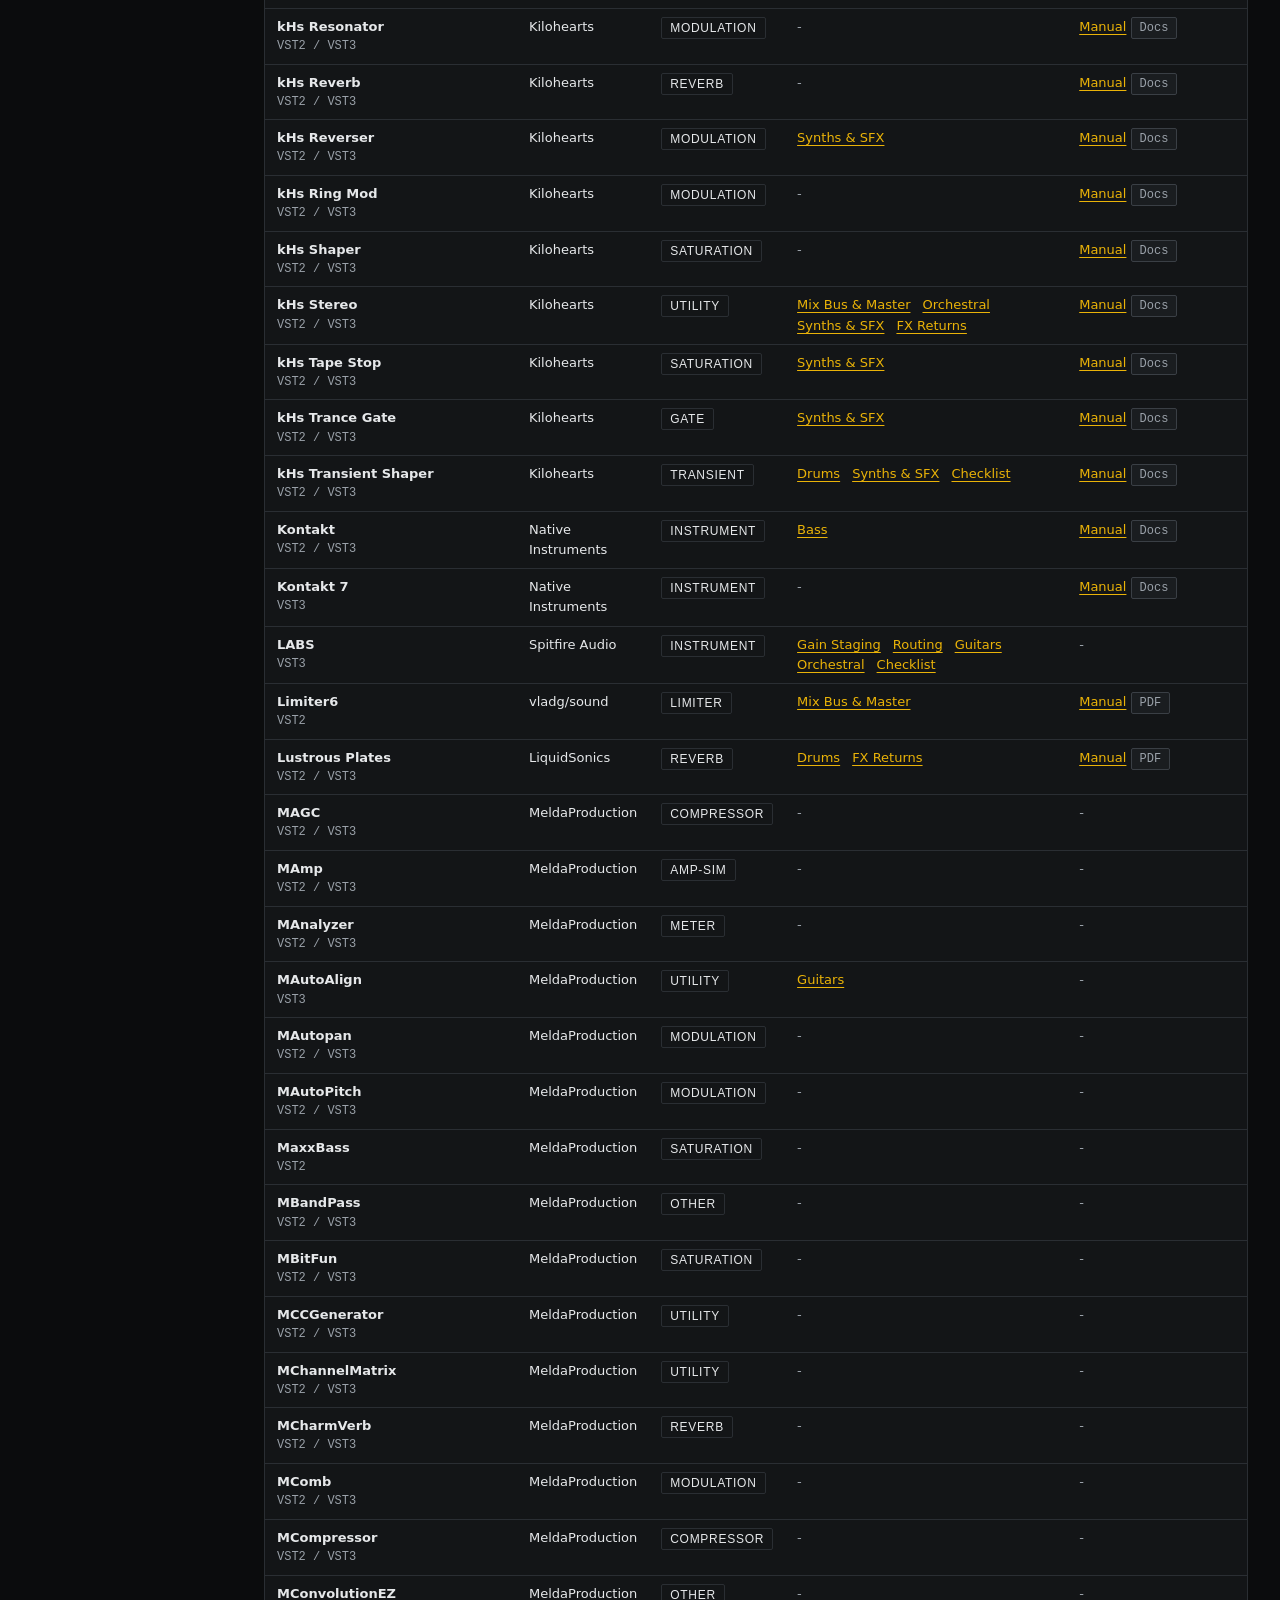
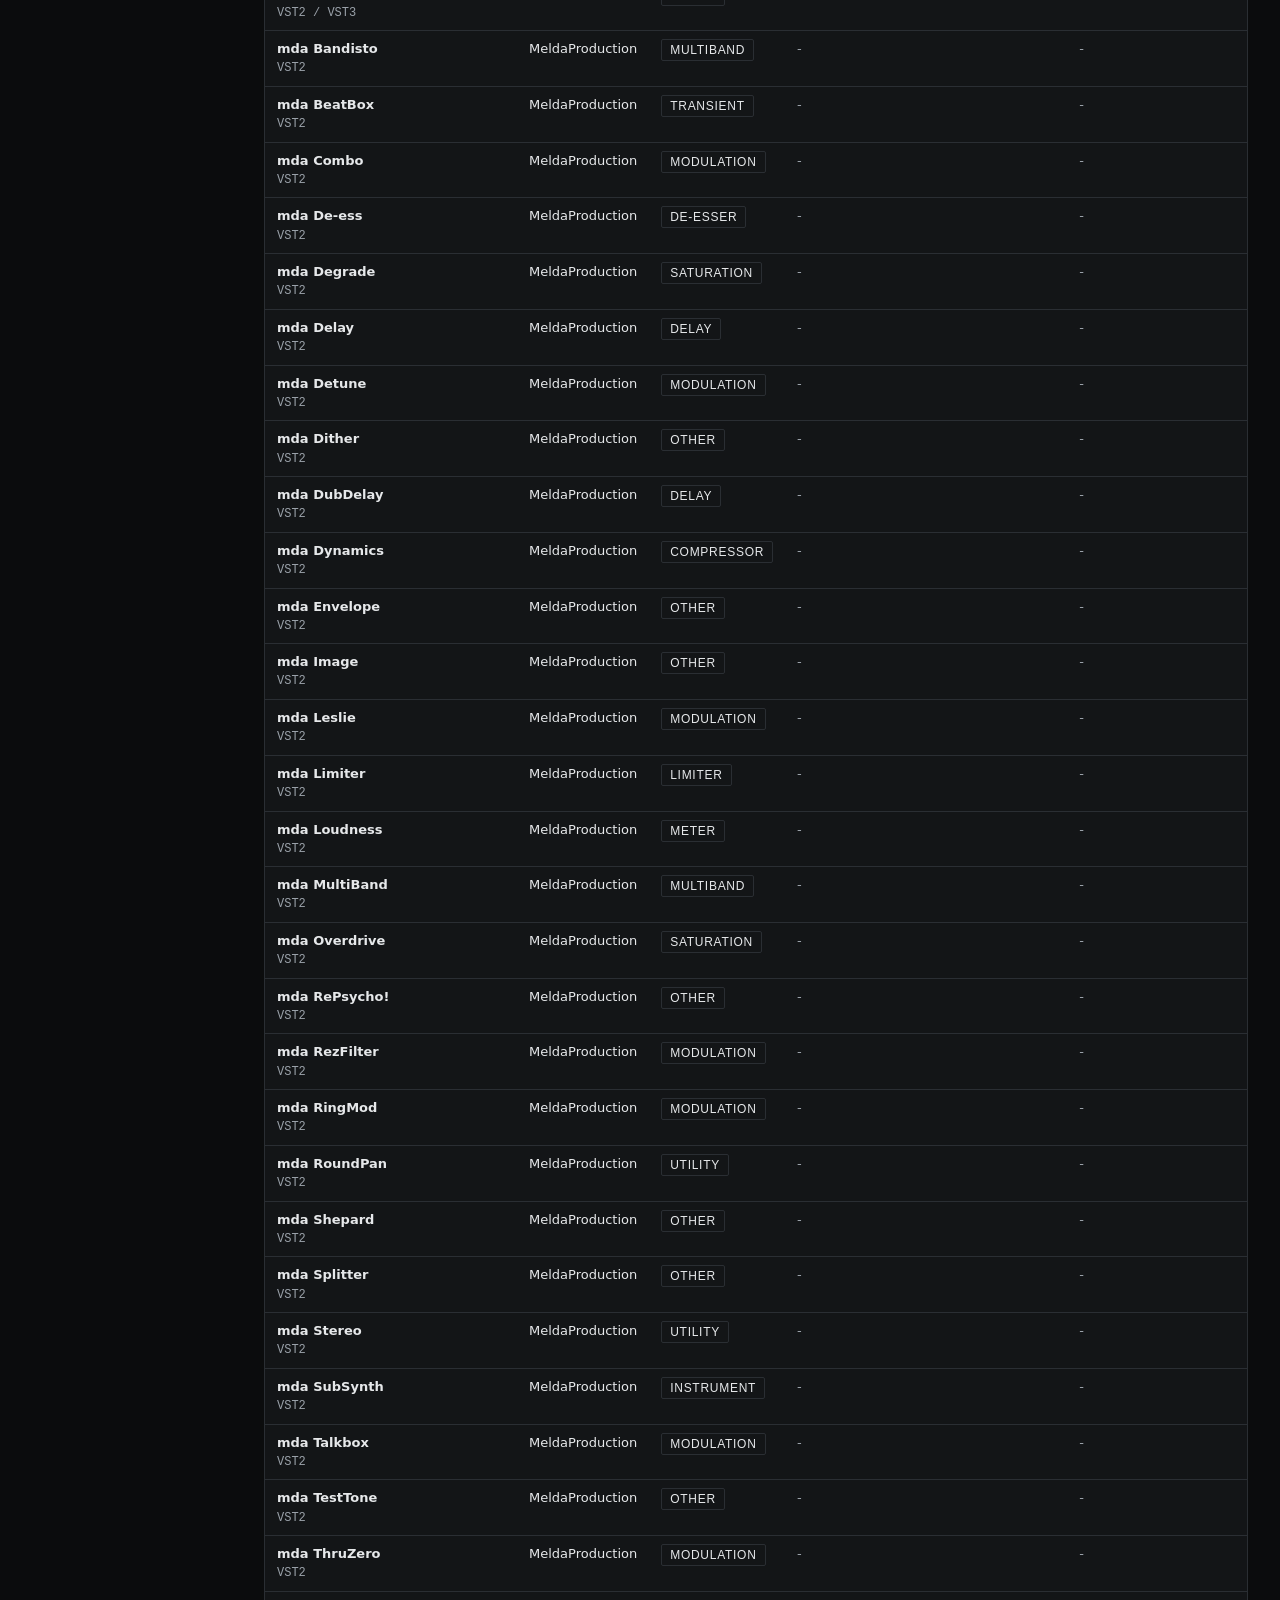
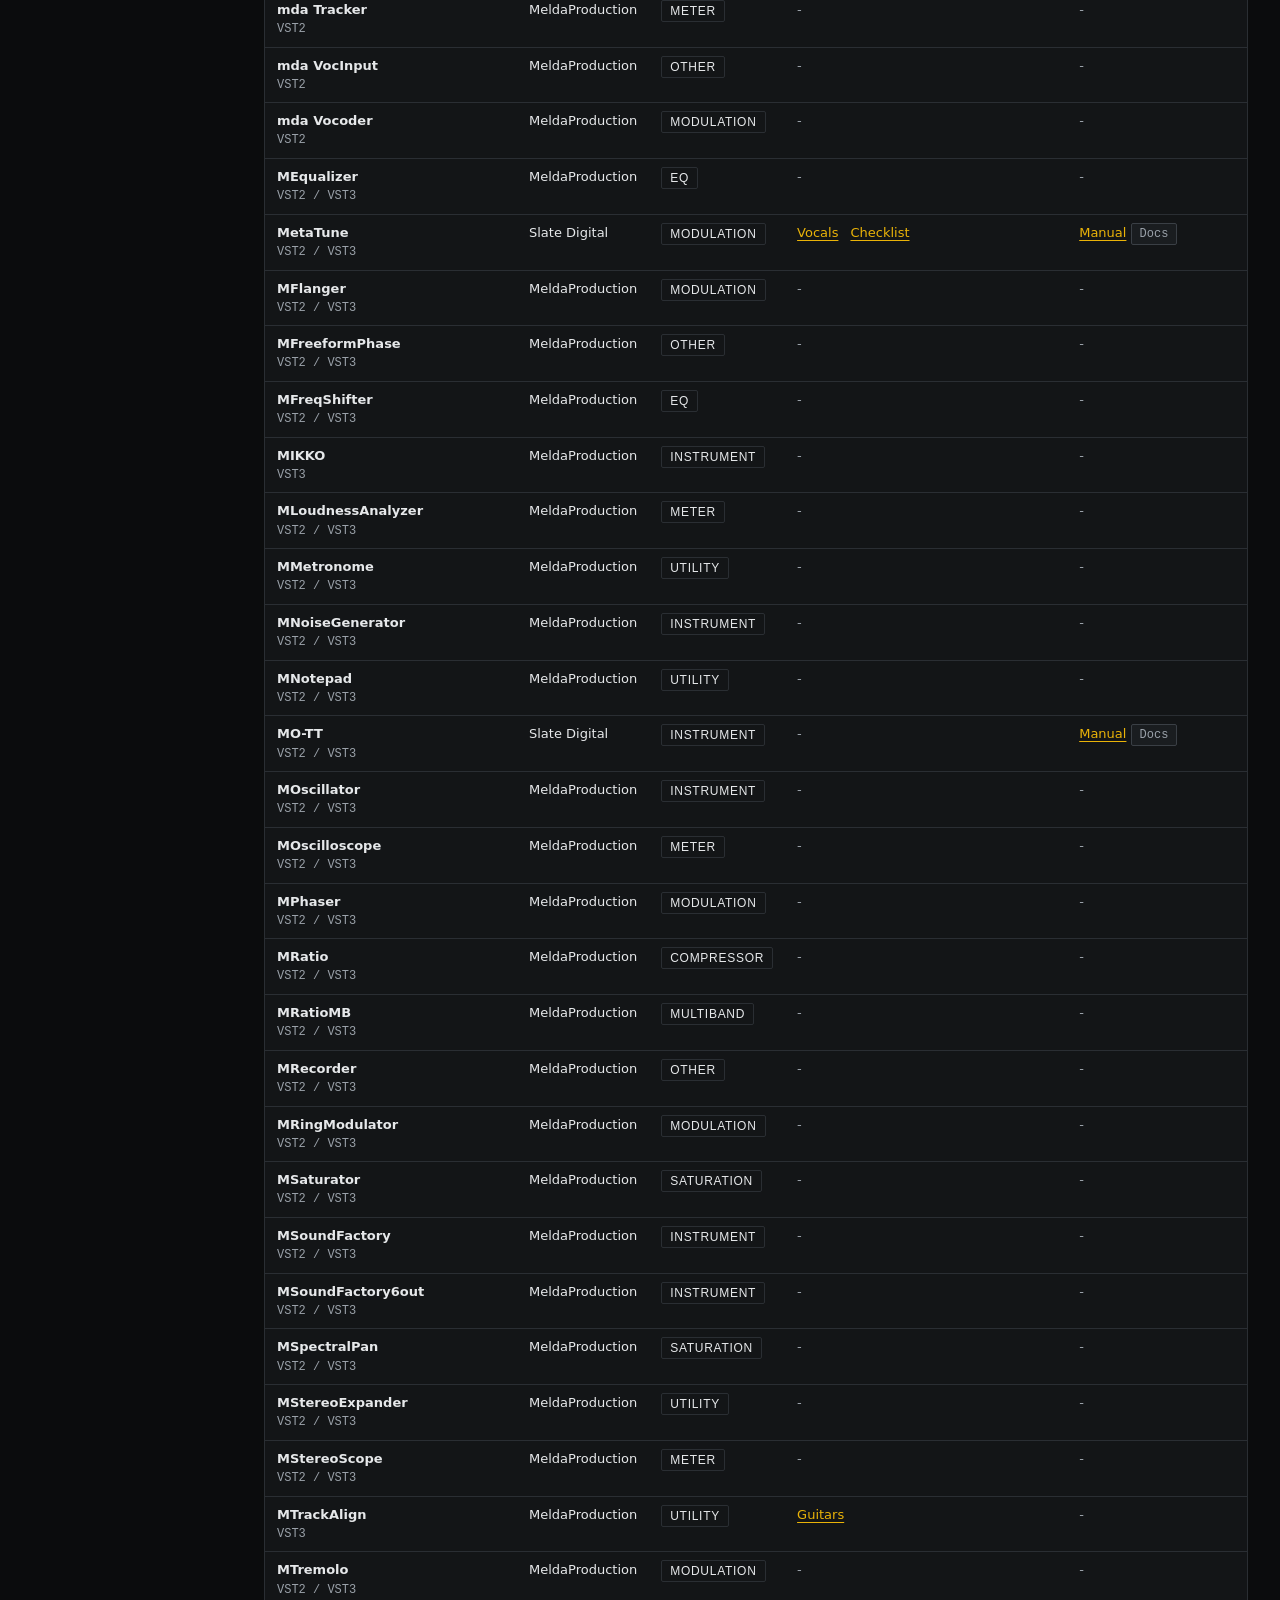
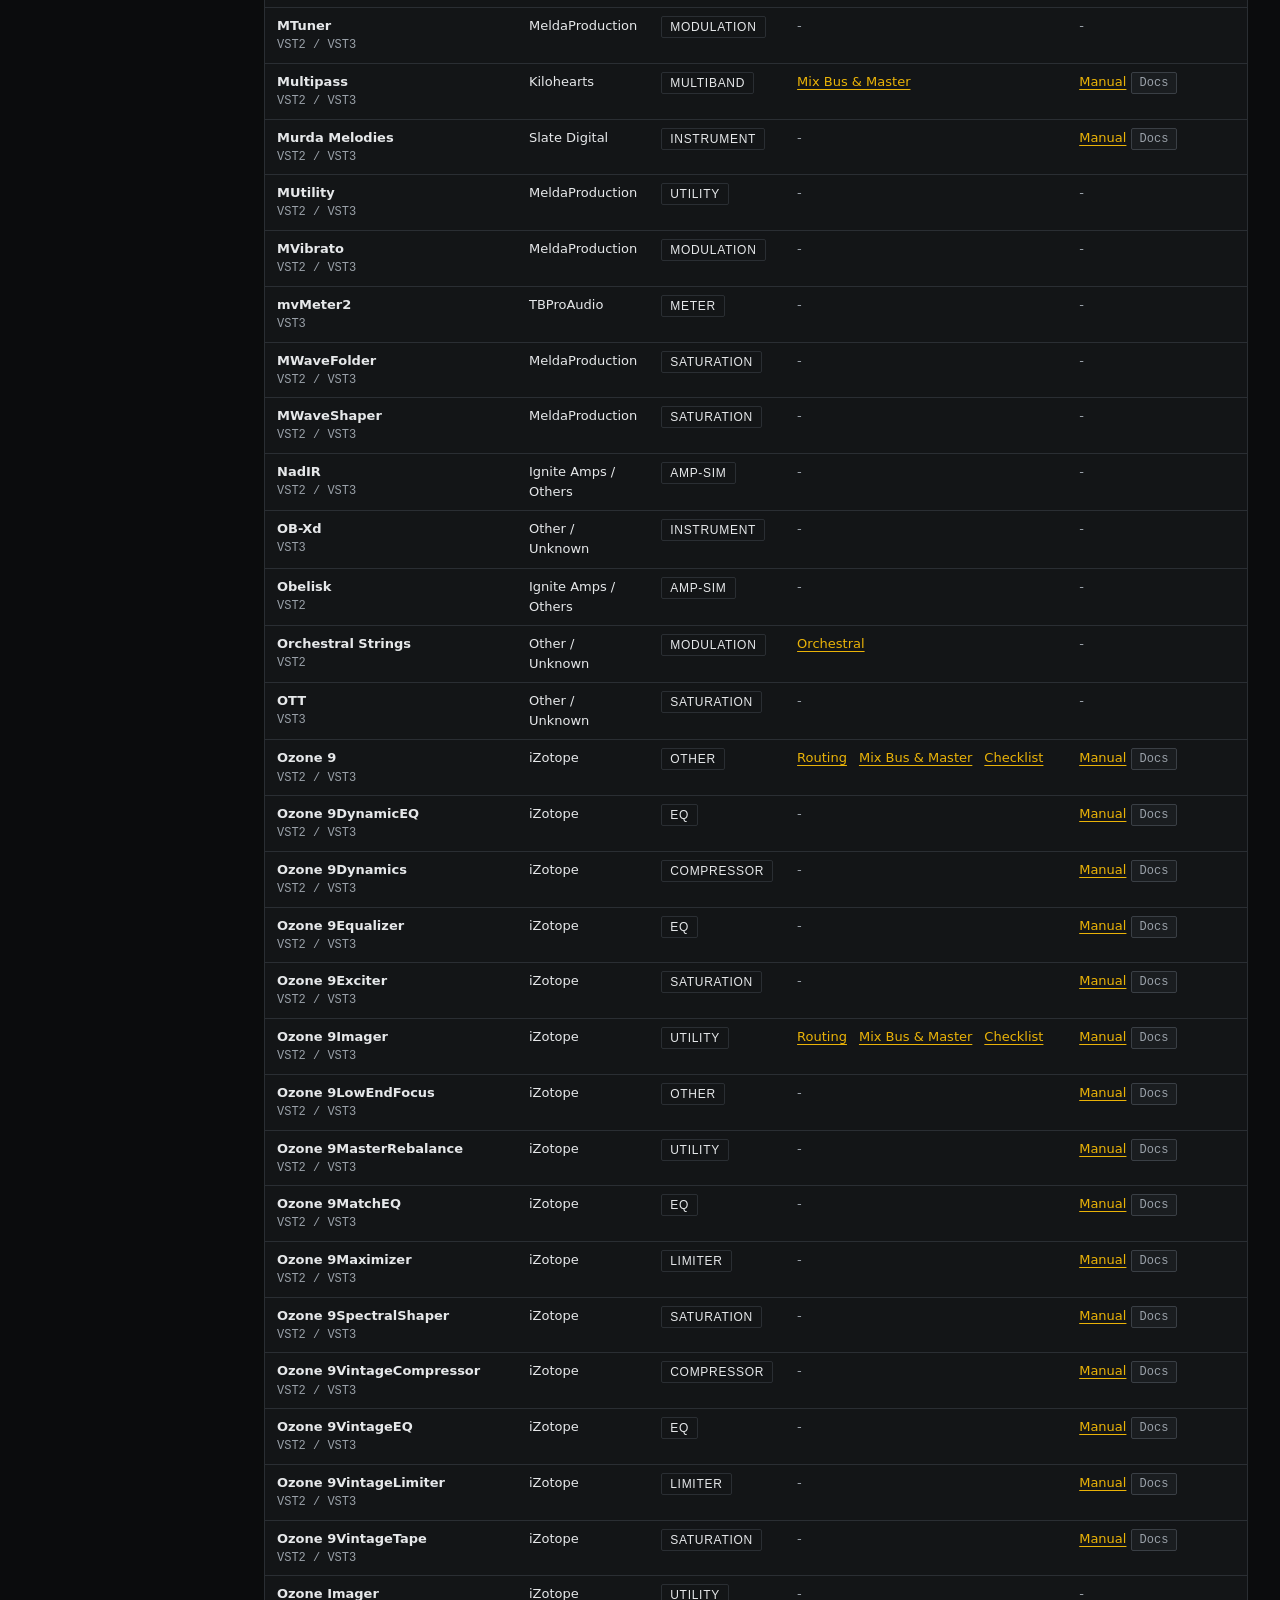
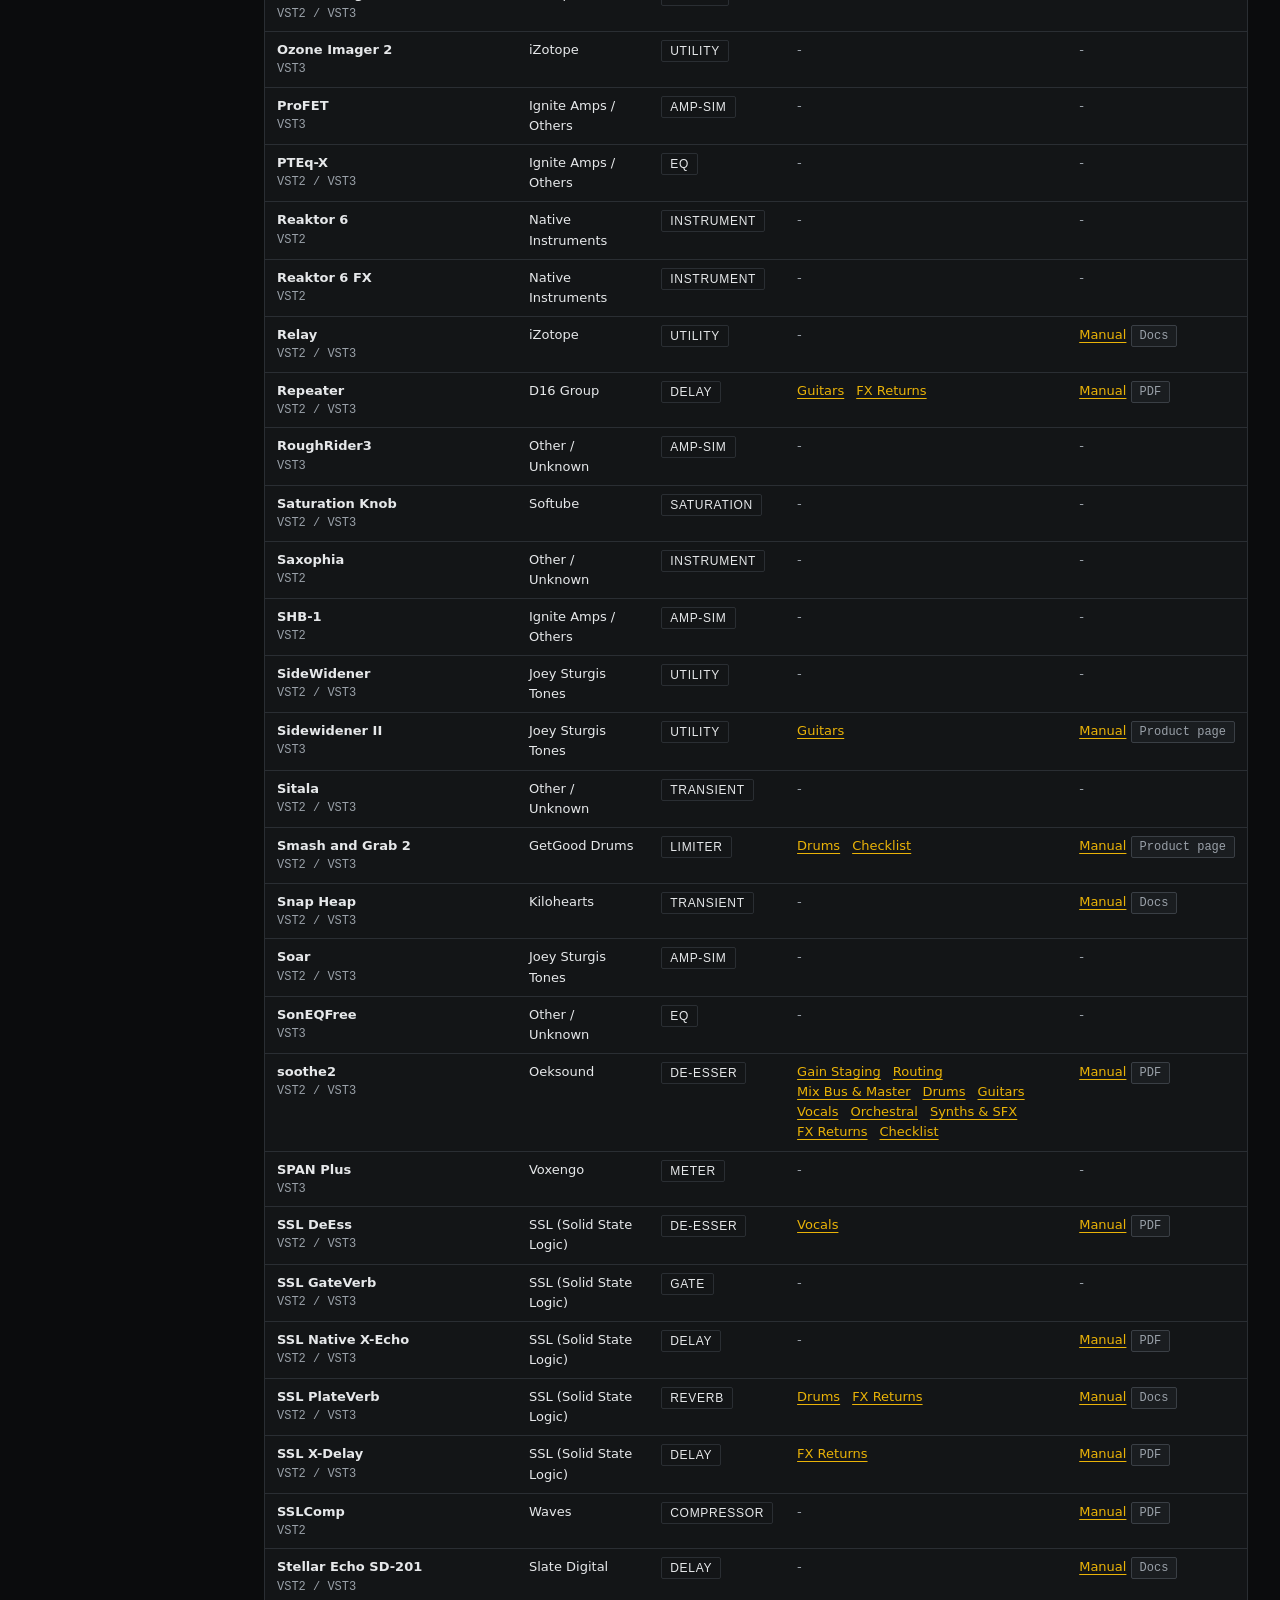
<file: docs/plugins.html>
<!doctype html>
<html lang="en">
<head>
<meta charset="utf-8">
<meta name="viewport" content="width=device-width, initial-scale=1">
<title>Plugins - WAP Mix Console</title>
<link rel="stylesheet" href="css/app.css">
</head>
<body data-page="plugins">
<a class="skip-link" href="#main">Skip to content</a>
<nav id="rail"></nav>
<main id="main">
<div class="content">

  <header class="page-header">
    <div class="label">Tools / Plugins</div>
    <h1>Plugins</h1>
    <div class="goal">
      <span class="gchip gchip--lg gchip--none" aria-hidden="true"></span>
      <span class="label goal__label">Goal</span>
      <p class="goal__text">Find any installed plugin, the guide pages that use it, and its official manual.</p>
    </div>
  </header>

  <section class="section">
    <h2 id="list">Installed plugins</h2>
    <p>From a scan of the mixing machine's VST2 and VST3 folders. "Used on" lists every guide page that names the plugin. Manual links open the vendor's site in a new tab.</p>

    <noscript>
      <div class="callout callout--info noscript-note" role="note">
        <svg class="icon" viewBox="0 0 24 24" aria-hidden="true" focusable="false"><circle cx="12" cy="12" r="10"/><path d="M12 16v-4"/><path d="M12 8h.01"/></svg>
        <div class="callout__body">
          <span class="callout__title">JavaScript is off</span>
          <p>The plugin list needs JavaScript. Each guide page names its plugins in the signal chain racks.</p>
        </div>
      </div>
    </noscript>

    <form class="filters" id="plugin-filters" role="search" aria-label="Filter plugins">
      <div class="field field--grow">
        <label class="label field__label" for="plugin-query">Filter</label>
        <input class="input" id="plugin-query" type="search" autocomplete="off" spellcheck="false" placeholder="Name, vendor or category">
      </div>
      <div class="field">
        <label class="label field__label" for="plugin-vendor">Vendor</label>
        <select class="select" id="plugin-vendor"><option value="">All vendors</option></select>
      </div>
      <div class="field">
        <label class="label field__label" for="plugin-category">Category</label>
        <select class="select" id="plugin-category"><option value="">All categories</option></select>
      </div>
      <label class="toggle" for="plugin-used">
        <input class="toggle__box" id="plugin-used" type="checkbox">
        <span>Used in guide only</span>
      </label>
    </form>

    <p class="result-count" id="plugin-count" role="status" aria-live="polite"></p>

    <div class="table-wrap">
      <table class="table table--plugins">
        <caption class="visually-hidden">Installed plugins, filtered</caption>
        <thead>
          <tr><th scope="col">Name</th><th scope="col">Vendor</th><th scope="col">Category</th><th scope="col">Used on</th><th scope="col">Manual</th></tr>
        </thead>
        <tbody id="plugin-rows"></tbody>
      </table>
    </div>
  </section>

  <footer class="page-foot">Source: local plugin folder scan and the manuals index, both built by <code>scripts/build-plugins-data.js</code>. Manual links point to vendor sites only.</footer>

</div>
</main>
<script src="js/search-index.js"></script>
<script src="js/search-core.js"></script>
<script src="js/app.js"></script>
<script src="js/plugins-data.js"></script>
<script src="js/plugins.js"></script>
</body>
</html>
</file>
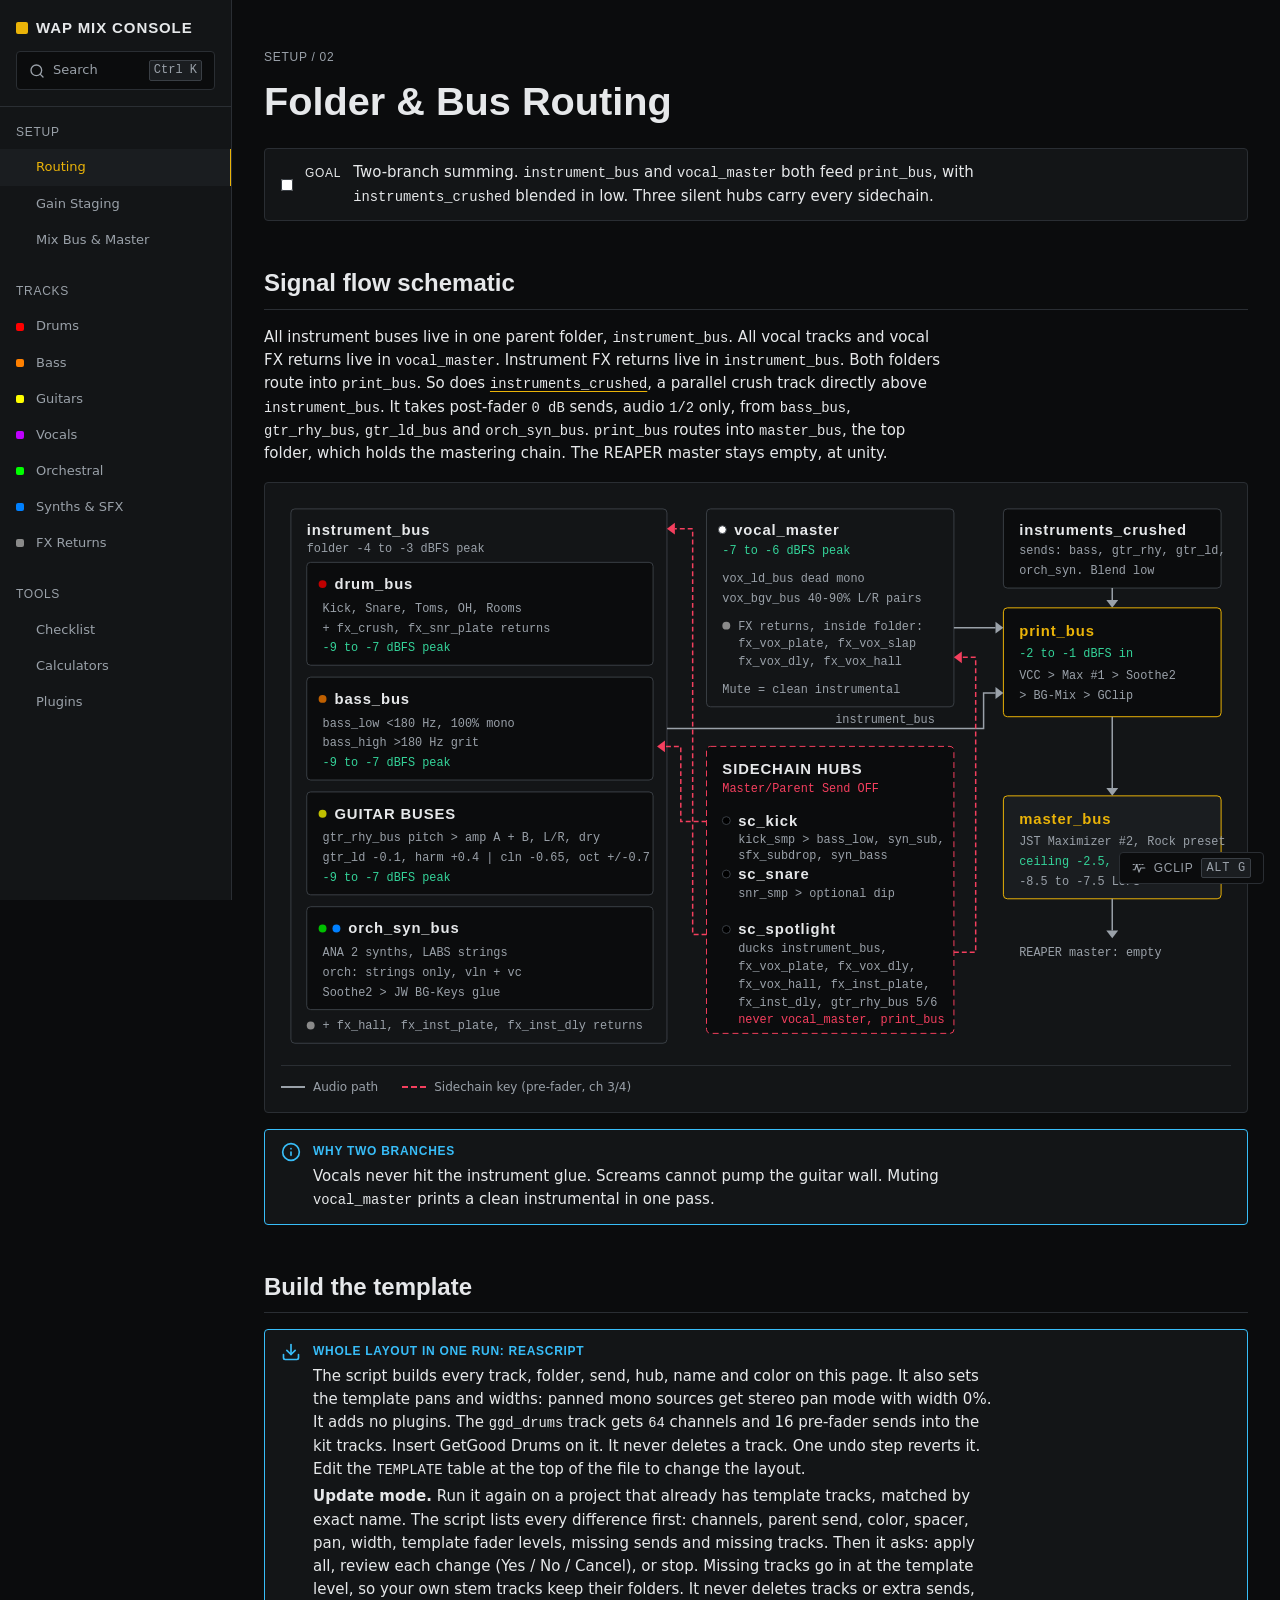
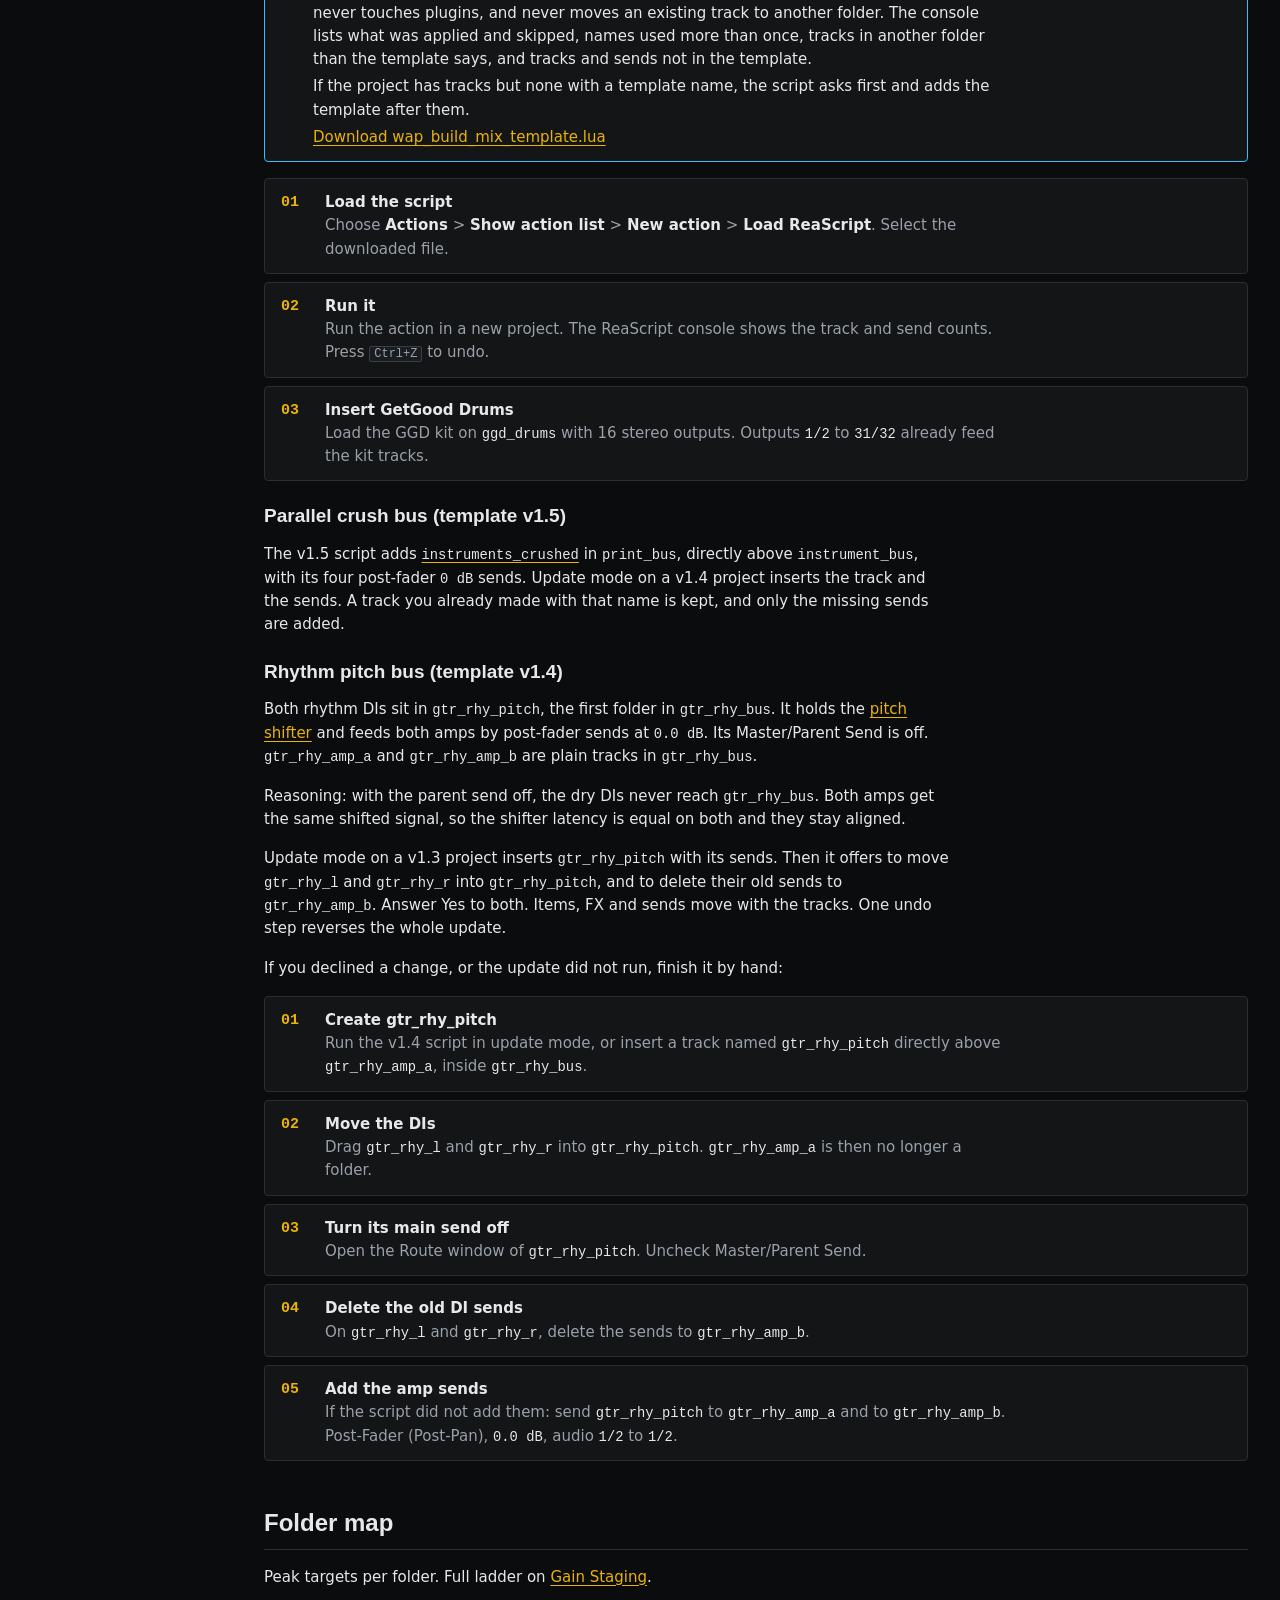
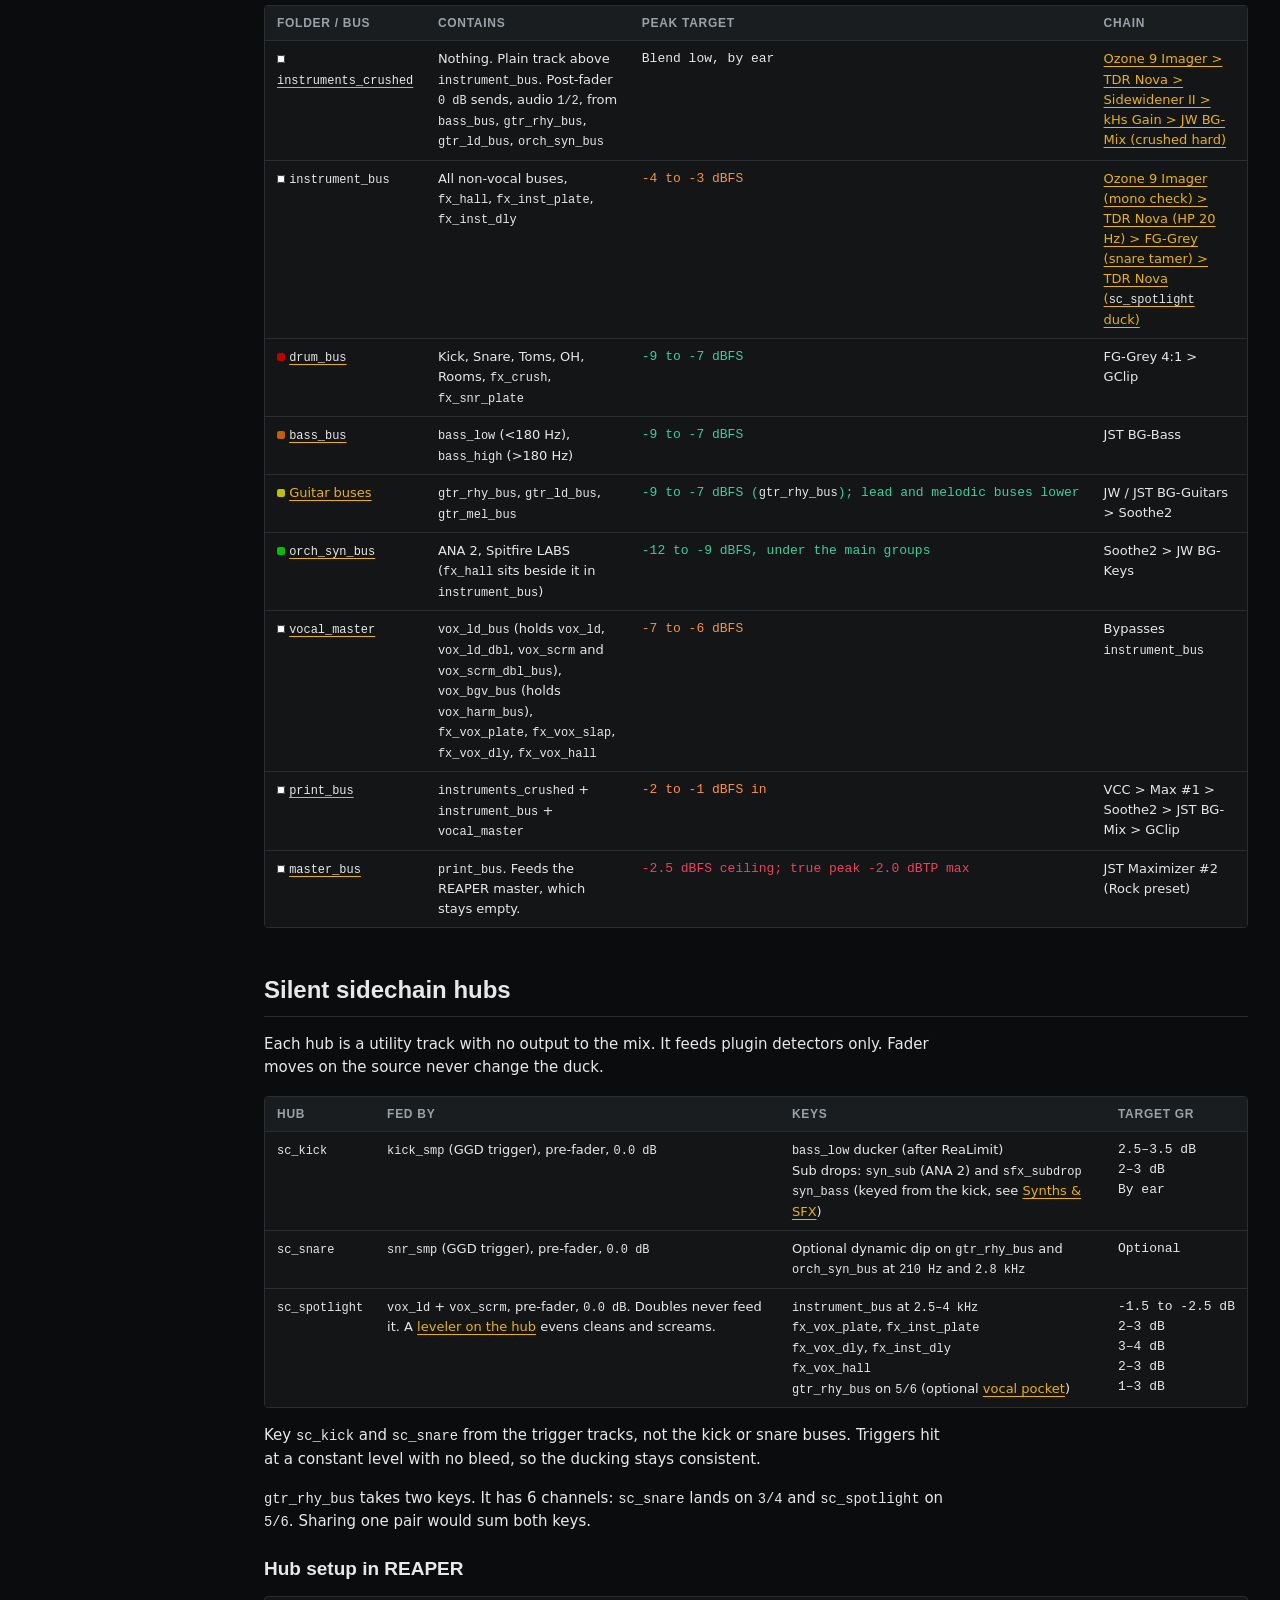
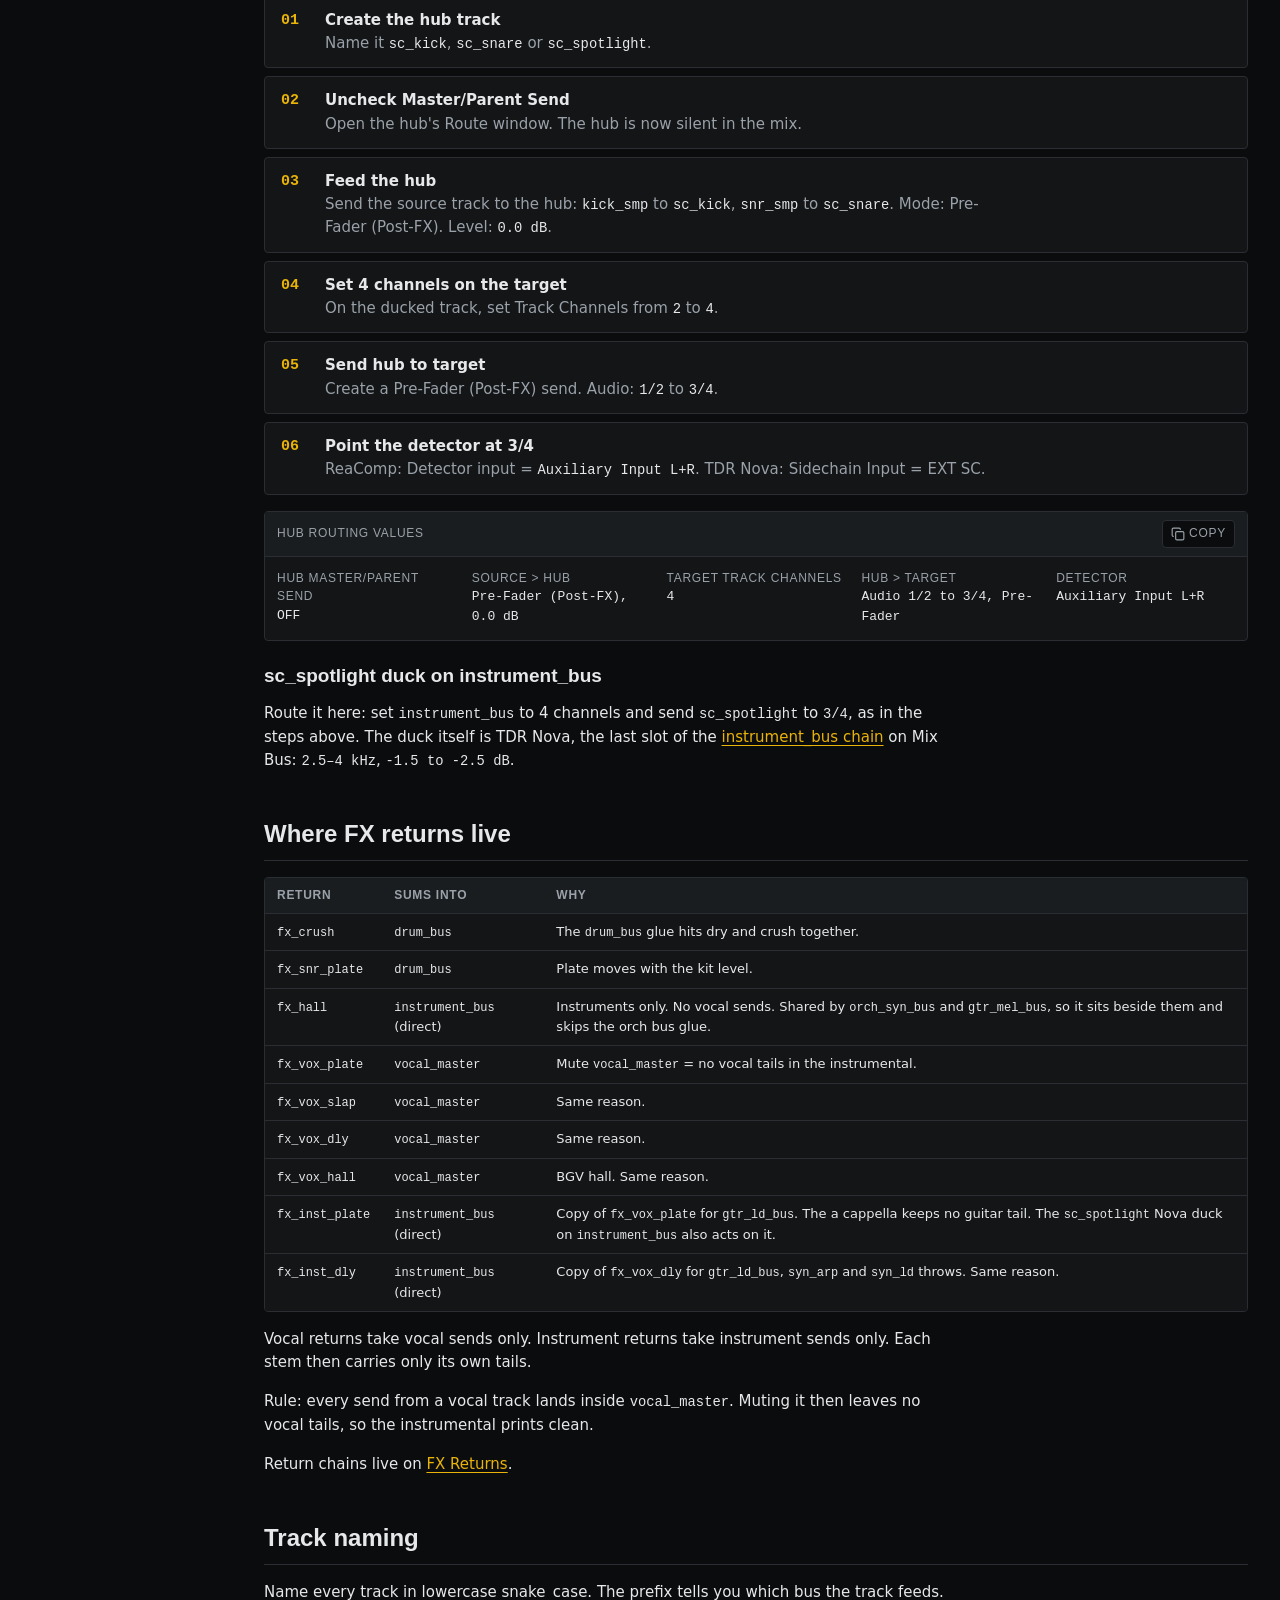
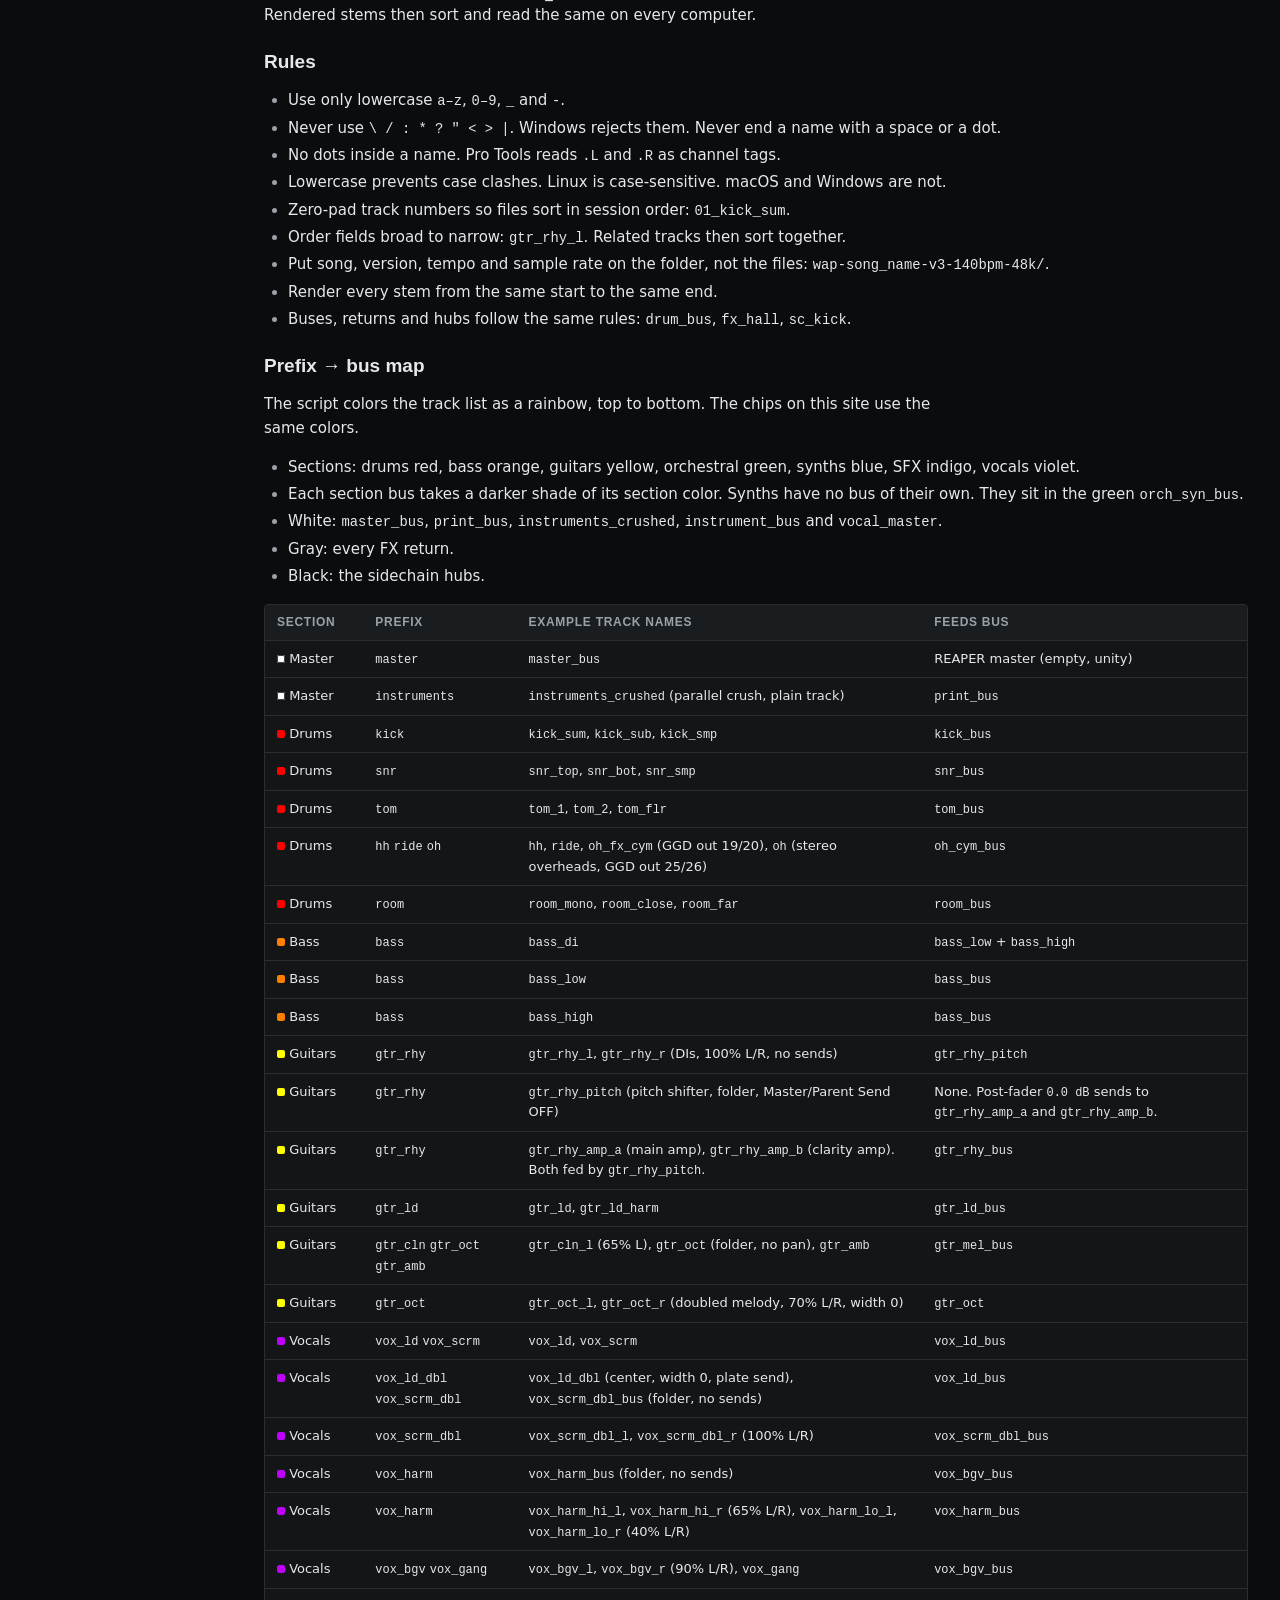
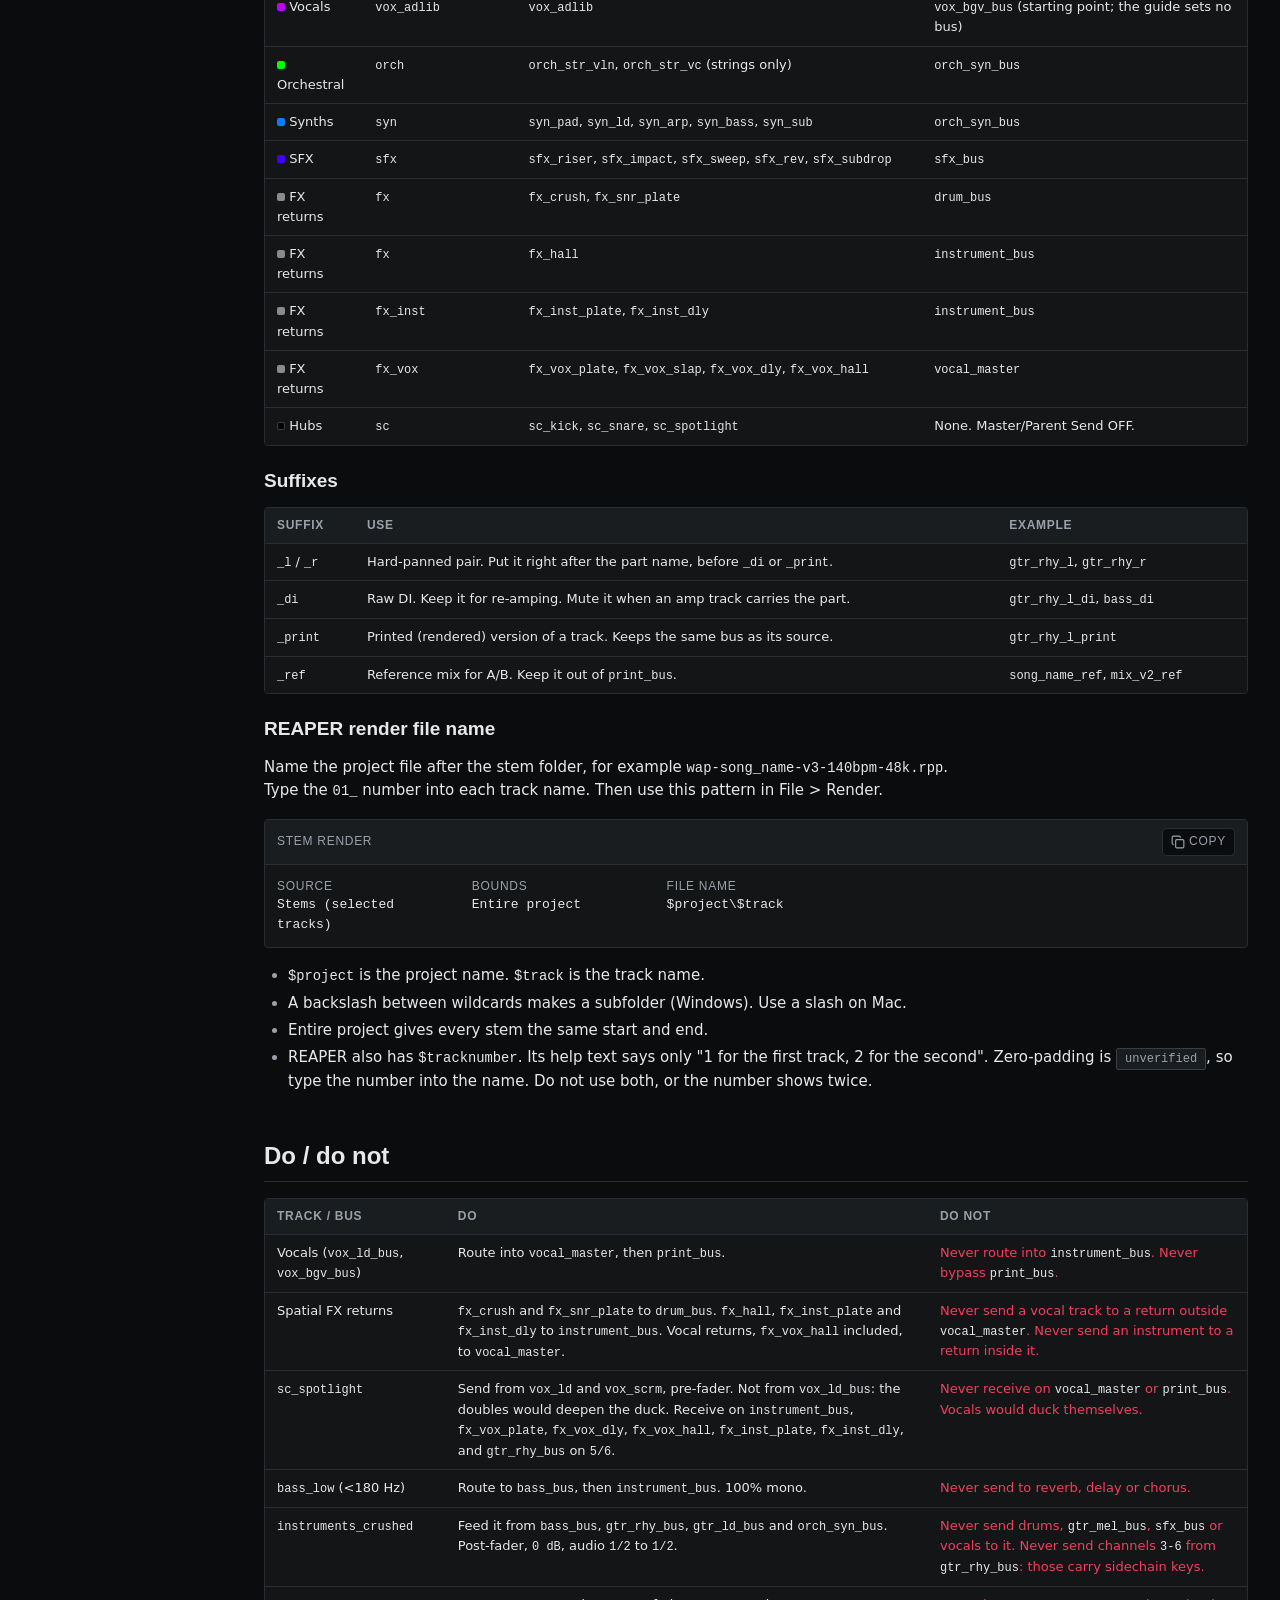
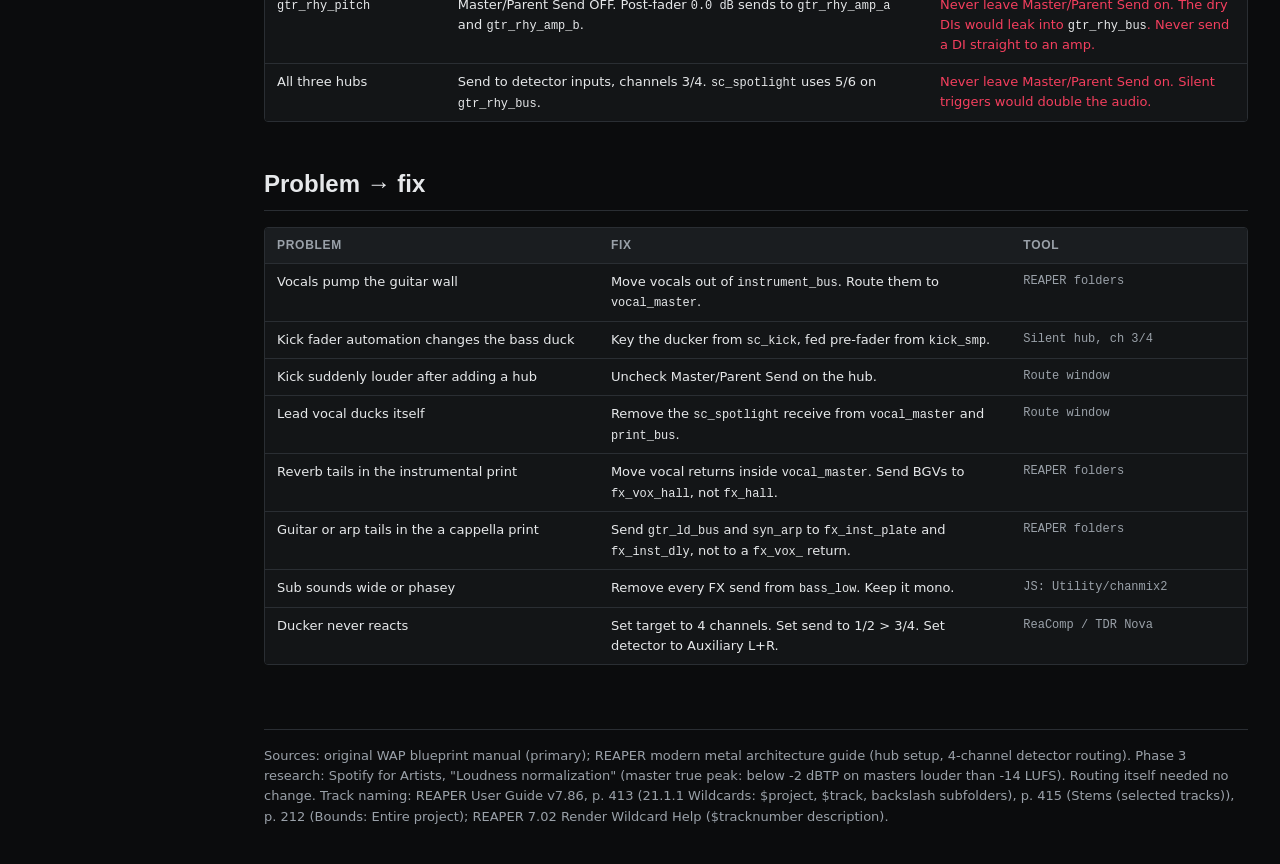
<file: docs/routing.html>
<!doctype html>
<html lang="en">
<head>
<meta charset="utf-8">
<meta name="viewport" content="width=device-width, initial-scale=1">
<title>Routing - WAP Mix Console</title>
<link rel="stylesheet" href="css/app.css">
</head>
<body data-page="routing">
<a class="skip-link" href="#main">Skip to content</a>
<nav id="rail"></nav>
<main id="main">
<div class="content">

  <header class="page-header">
    <div class="label">Setup / 02</div>
    <h1>Folder &amp; Bus Routing</h1>
    <div class="goal">
      <span class="gchip gchip--lg gchip--master" aria-hidden="true"></span>
      <span class="label goal__label">Goal</span>
      <p class="goal__text">Two-branch summing. <code>instrument_bus</code> and <code>vocal_master</code> both feed <code>print_bus</code>, with <code>instruments_crushed</code> blended in low. Three silent hubs carry every sidechain.</p>
    </div>
  </header>

  <section class="section">
    <h2 id="schematic">Signal flow schematic</h2>
    <p>All instrument buses live in one parent folder, <code>instrument_bus</code>. All vocal tracks and vocal FX returns live in <code>vocal_master</code>. Instrument FX returns live in <code>instrument_bus</code>. Both folders route into <code>print_bus</code>. So does <a href="mix-bus.html#instruments-crushed"><code>instruments_crushed</code></a>, a parallel crush track directly above <code>instrument_bus</code>. It takes post-fader <code>0 dB</code> sends, audio <code>1/2</code> only, from <code>bass_bus</code>, <code>gtr_rhy_bus</code>, <code>gtr_ld_bus</code> and <code>orch_syn_bus</code>. <code>print_bus</code> routes into <code>master_bus</code>, the top folder, which holds the mastering chain. The REAPER master stays empty, at unity.</p>

    <figure class="flow flow--scroll">
      <svg viewBox="0 0 960 560" role="img" aria-labelledby="routing-svg-title routing-svg-desc">
        <title id="routing-svg-title">REAPER folder and bus routing</title>
        <desc id="routing-svg-desc">instrument_bus holds drum_bus, bass_bus, the guitar buses, orch_syn_bus and the instrument FX returns fx_hall, fx_inst_plate and fx_inst_dly. vocal_master holds vox_ld_bus (lead, its double, the scream and the scream doubles bus), vox_bgv_bus (harmony bus and BGV pairs) and the vocal FX returns fx_vox_plate, fx_vox_slap, fx_vox_dly and fx_vox_hall. Both feed print_bus, which feeds master_bus. instruments_crushed, a parallel crush track fed by sends from bass_bus, gtr_rhy_bus, gtr_ld_bus and orch_syn_bus, also feeds print_bus. master_bus holds the mastering chain and feeds the empty REAPER master. Silent hubs: sc_kick, fed by kick_smp, ducks bass_low, syn_sub, sfx_subdrop and syn_bass. sc_snare is fed by snr_smp. sc_spotlight, fed by vox_ld and vox_scrm, ducks instrument_bus, fx_vox_plate, fx_vox_dly, fx_vox_hall, fx_inst_plate and fx_inst_dly, and keys gtr_rhy_bus on channels 5/6.</desc>

        <!-- instrument_bus folder -->
        <rect class="sf-node sf-node--folder" x="10" y="10" width="380" height="540" rx="4"/>
        <text class="sf-title" x="26" y="36">instrument_bus</text>
        <text class="sf-sub" x="26" y="54">folder  -4 to -3 dBFS peak</text>

        <rect class="sf-node" x="26" y="64" width="350" height="104" rx="4"/>
        <circle class="sf-dot--drums-bus" cx="42" cy="86" r="4"/>
        <text class="sf-title" x="54" y="91">drum_bus</text>
        <text class="sf-sub" x="42" y="114">Kick, Snare, Toms, OH, Rooms</text>
        <text class="sf-sub" x="42" y="134">+ fx_crush, fx_snr_plate returns</text>
        <text class="sf-sub sf-sub--ok" x="42" y="154">-9 to -7 dBFS peak</text>

        <rect class="sf-node" x="26" y="180" width="350" height="104" rx="4"/>
        <circle class="sf-dot--bass-bus" cx="42" cy="202" r="4"/>
        <text class="sf-title" x="54" y="207">bass_bus</text>
        <text class="sf-sub" x="42" y="230">bass_low  &lt;180 Hz, 100% mono</text>
        <text class="sf-sub" x="42" y="250">bass_high &gt;180 Hz grit</text>
        <text class="sf-sub sf-sub--ok" x="42" y="270">-9 to -7 dBFS peak</text>

        <rect class="sf-node" x="26" y="296" width="350" height="104" rx="4"/>
        <circle class="sf-dot--guitars-bus" cx="42" cy="318" r="4"/>
        <text class="sf-title" x="54" y="323">GUITAR BUSES</text>
        <text class="sf-sub" x="42" y="346">gtr_rhy_bus  pitch &gt; amp A + B, L/R, dry</text>
        <text class="sf-sub" x="42" y="366">gtr_ld -0.1, harm +0.4 | cln -0.65, oct +/-0.7</text>
        <text class="sf-sub sf-sub--ok" x="42" y="386">-9 to -7 dBFS peak</text>

        <rect class="sf-node" x="26" y="412" width="350" height="104" rx="4"/>
        <circle class="sf-dot--orch-bus" cx="42" cy="434" r="4"/>
        <circle class="sf-dot--synth" cx="56" cy="434" r="4"/>
        <text class="sf-title" x="68" y="439">orch_syn_bus</text>
        <text class="sf-sub" x="42" y="462">ANA 2 synths, LABS strings</text>
        <text class="sf-sub" x="42" y="482">orch: strings only, vln + vc</text>
        <text class="sf-sub" x="42" y="502">Soothe2 &gt; JW BG-Keys glue</text>

        <circle class="sf-dot--fx" cx="30" cy="532" r="4"/>
        <text class="sf-sub" x="42" y="536">+ fx_hall, fx_inst_plate, fx_inst_dly returns</text>

        <!-- vocal_master folder -->
        <rect class="sf-node sf-node--folder" x="430" y="10" width="250" height="200" rx="4"/>
        <circle class="sf-dot--master" cx="446" cy="31" r="4"/>
        <text class="sf-title" x="458" y="36">vocal_master</text>
        <text class="sf-sub sf-sub--ok" x="446" y="56">-7 to -6 dBFS peak</text>
        <text class="sf-sub" x="446" y="84">vox_ld_bus  dead mono</text>
        <text class="sf-sub" x="446" y="104">vox_bgv_bus 40-90% L/R pairs</text>
        <circle class="sf-dot--fx" cx="450" cy="128" r="4"/>
        <text class="sf-sub" x="462" y="132">FX returns, inside folder:</text>
        <text class="sf-sub" x="462" y="150">fx_vox_plate, fx_vox_slap</text>
        <text class="sf-sub" x="462" y="168">fx_vox_dly, fx_vox_hall</text>
        <text class="sf-sub" x="446" y="196">Mute = clean instrumental</text>

        <!-- Sidechain hubs -->
        <rect class="sf-node sf-node--sc" x="430" y="250" width="250" height="290" rx="4"/>
        <text class="sf-title" x="446" y="278">SIDECHAIN HUBS</text>
        <text class="sf-sub sf-sub--danger" x="446" y="296">Master/Parent Send OFF</text>
        <circle class="sf-dot--sc" cx="450" cy="325" r="4"/>
        <text class="sf-title" x="462" y="330">sc_kick</text>
        <text class="sf-sub" x="462" y="348">kick_smp &gt; bass_low, syn_sub,</text>
        <text class="sf-sub" x="462" y="364">sfx_subdrop, syn_bass</text>
        <circle class="sf-dot--sc" cx="450" cy="379" r="4"/>
        <text class="sf-title" x="462" y="384">sc_snare</text>
        <text class="sf-sub" x="462" y="402">snr_smp &gt; optional dip</text>
        <circle class="sf-dot--sc" cx="450" cy="435" r="4"/>
        <text class="sf-title" x="462" y="440">sc_spotlight</text>
        <text class="sf-sub" x="462" y="458">ducks instrument_bus,</text>
        <text class="sf-sub" x="462" y="476">fx_vox_plate, fx_vox_dly,</text>
        <text class="sf-sub" x="462" y="494">fx_vox_hall, fx_inst_plate,</text>
        <text class="sf-sub" x="462" y="512">fx_inst_dly, gtr_rhy_bus 5/6</text>
        <text class="sf-sub sf-sub--danger" x="462" y="530">never vocal_master, print_bus</text>

        <!-- instruments_crushed: parallel crush, child of print_bus -->
        <rect class="sf-node" x="730" y="10" width="220" height="80" rx="4"/>
        <text class="sf-title" x="746" y="36">instruments_crushed</text>
        <text class="sf-sub" x="746" y="56">sends: bass, gtr_rhy, gtr_ld,</text>
        <text class="sf-sub" x="746" y="76">orch_syn. Blend low</text>
        <path class="sf-wire" d="M840 90 V102"/>
        <polygon class="sf-arrow" points="834,102 840,110 846,102"/>

        <!-- print_bus and master_bus -->
        <rect class="sf-node sf-node--print" x="730" y="110" width="220" height="110" rx="4"/>
        <text class="sf-title sf-title--accent" x="746" y="138">print_bus</text>
        <text class="sf-sub sf-sub--ok" x="746" y="160">-2 to -1 dBFS in</text>
        <text class="sf-sub" x="746" y="182">VCC &gt; Max #1 &gt; Soothe2</text>
        <text class="sf-sub" x="746" y="202">&gt; BG-Mix &gt; GClip</text>

        <rect class="sf-node sf-node--master" x="730" y="300" width="220" height="104" rx="4"/>
        <text class="sf-title sf-title--accent" x="746" y="328">master_bus</text>
        <text class="sf-sub" x="746" y="350">JST Maximizer #2, Rock preset</text>
        <text class="sf-sub sf-sub--ok" x="746" y="370">ceiling -2.5, TP -2.0 max</text>
        <text class="sf-sub" x="746" y="390">-8.5 to -7.5 LUFS</text>
        <path class="sf-wire" d="M840 404 V436"/>
        <polygon class="sf-arrow" points="834,436 840,444 846,436"/>
        <text class="sf-sub" x="746" y="462">REAPER master: empty</text>

        <!-- Audio wires -->
        <path class="sf-wire" d="M680 130 H722"/>
        <polygon class="sf-arrow" points="722,124 730,130 722,136"/>
        <path class="sf-wire" d="M390 232 H710 V196 H722"/>
        <polygon class="sf-arrow" points="722,190 730,196 722,202"/>
        <text class="sf-sub" x="560" y="226">instrument_bus</text>
        <path class="sf-wire" d="M840 220 V292"/>
        <polygon class="sf-arrow" points="834,292 840,300 846,292"/>

        <!-- Sidechain wires -->
        <path class="sf-wire sf-wire--sc" d="M430 326 H404 V250 H388"/>
        <polygon class="sf-arrow sf-arrow--sc" points="388,244 380,250 388,256"/>
        <path class="sf-wire sf-wire--sc" d="M430 440 H416 V30 H398"/>
        <polygon class="sf-arrow sf-arrow--sc" points="398,24 390,30 398,36"/>
        <path class="sf-wire sf-wire--sc" d="M680 458 H702 V160 H688"/>
        <polygon class="sf-arrow sf-arrow--sc" points="688,154 680,160 688,166"/>
      </svg>
      <figcaption class="flow__legend">
        <span class="flow__legend-item"><span class="flow__swatch"></span>Audio path</span>
        <span class="flow__legend-item"><span class="flow__swatch flow__swatch--sc"></span>Sidechain key (pre-fader, ch 3/4)</span>
      </figcaption>
    </figure>

    <div class="callout callout--info" role="note">
      <svg class="icon" viewBox="0 0 24 24" aria-hidden="true" focusable="false"><circle cx="12" cy="12" r="10"/><path d="M12 16v-4"/><path d="M12 8h.01"/></svg>
      <div class="callout__body">
        <span class="callout__title">Why two branches</span>
        <p>Vocals never hit the instrument glue. Screams cannot pump the guitar wall. Muting <code>vocal_master</code> prints a clean instrumental in one pass.</p>
      </div>
    </div>
  </section>

  <section class="section">
    <h2 id="build-template">Build the template</h2>
    <div class="callout callout--info" role="note">
      <svg class="icon" viewBox="0 0 24 24" aria-hidden="true" focusable="false"><path d="M21 15v4a2 2 0 0 1-2 2H5a2 2 0 0 1-2-2v-4"/><path d="m7 10 5 5 5-5"/><path d="M12 15V3"/></svg>
      <div class="callout__body">
        <span class="callout__title">Whole layout in one run: ReaScript</span>
        <p>The script builds every track, folder, send, hub, name and color on this page. It also sets the template pans and widths: panned mono sources get stereo pan mode with width 0%. It adds no plugins. The <code>ggd_drums</code> track gets <code>64</code> channels and 16 pre-fader sends into the kit tracks. Insert GetGood Drums on it. It never deletes a track. One undo step reverts it. Edit the <code>TEMPLATE</code> table at the top of the file to change the layout.</p>
        <p><strong>Update mode.</strong> Run it again on a project that already has template tracks, matched by exact name. The script lists every difference first: channels, parent send, color, spacer, pan, width, template fader levels, missing sends and missing tracks. Then it asks: apply all, review each change (Yes / No / Cancel), or stop. Missing tracks go in at the template level, so your own stem tracks keep their folders. It never deletes tracks or extra sends, never touches plugins, and never moves an existing track to another folder. The console lists what was applied and skipped, names used more than once, tracks in another folder than the template says, and tracks and sends not in the template.</p>
        <p>If the project has tracks but none with a template name, the script asks first and adds the template after them.</p>
        <p><a href="reaper-scripts/wap_build_mix_template.lua" download>Download wap_build_mix_template.lua</a></p>
      </div>
    </div>
    <ol class="steps">
      <li><div><span class="steps__title">Load the script</span><p>Choose <strong>Actions</strong> &gt; <strong>Show action list</strong> &gt; <strong>New action</strong> &gt; <strong>Load ReaScript</strong>. Select the downloaded file.</p></div></li>
      <li><div><span class="steps__title">Run it</span><p>Run the action in a new project. The ReaScript console shows the track and send counts. Press <kbd>Ctrl+Z</kbd> to undo.</p></div></li>
      <li><div><span class="steps__title">Insert GetGood Drums</span><p>Load the GGD kit on <code>ggd_drums</code> with 16 stereo outputs. Outputs <code>1/2</code> to <code>31/32</code> already feed the kit tracks.</p></div></li>
    </ol>

    <h3 id="crush-bus-template">Parallel crush bus (template v1.5)</h3>
    <p>The v1.5 script adds <a href="mix-bus.html#instruments-crushed"><code>instruments_crushed</code></a> in <code>print_bus</code>, directly above <code>instrument_bus</code>, with its four post-fader <code>0 dB</code> sends. Update mode on a v1.4 project inserts the track and the sends. A track you already made with that name is kept, and only the missing sends are added.</p>

    <h3 id="rhythm-pitch-bus">Rhythm pitch bus (template v1.4)</h3>
    <p>Both rhythm DIs sit in <code>gtr_rhy_pitch</code>, the first folder in <code>gtr_rhy_bus</code>. It holds the <a href="guitars.html#rhythm-pitch">pitch shifter</a> and feeds both amps by post-fader sends at <code>0.0 dB</code>. Its Master/Parent Send is off. <code>gtr_rhy_amp_a</code> and <code>gtr_rhy_amp_b</code> are plain tracks in <code>gtr_rhy_bus</code>.</p>
    <p>Reasoning: with the parent send off, the dry DIs never reach <code>gtr_rhy_bus</code>. Both amps get the same shifted signal, so the shifter latency is equal on both and they stay aligned.</p>
    <p>Update mode on a v1.3 project inserts <code>gtr_rhy_pitch</code> with its sends. Then it offers to move <code>gtr_rhy_l</code> and <code>gtr_rhy_r</code> into <code>gtr_rhy_pitch</code>, and to delete their old sends to <code>gtr_rhy_amp_b</code>. Answer Yes to both. Items, FX and sends move with the tracks. One undo step reverses the whole update.</p>
    <p>If you declined a change, or the update did not run, finish it by hand:</p>
    <ol class="steps">
      <li><div><span class="steps__title">Create gtr_rhy_pitch</span><p>Run the v1.4 script in update mode, or insert a track named <code>gtr_rhy_pitch</code> directly above <code>gtr_rhy_amp_a</code>, inside <code>gtr_rhy_bus</code>.</p></div></li>
      <li><div><span class="steps__title">Move the DIs</span><p>Drag <code>gtr_rhy_l</code> and <code>gtr_rhy_r</code> into <code>gtr_rhy_pitch</code>. <code>gtr_rhy_amp_a</code> is then no longer a folder.</p></div></li>
      <li><div><span class="steps__title">Turn its main send off</span><p>Open the Route window of <code>gtr_rhy_pitch</code>. Uncheck Master/Parent Send.</p></div></li>
      <li><div><span class="steps__title">Delete the old DI sends</span><p>On <code>gtr_rhy_l</code> and <code>gtr_rhy_r</code>, delete the sends to <code>gtr_rhy_amp_b</code>.</p></div></li>
      <li><div><span class="steps__title">Add the amp sends</span><p>If the script did not add them: send <code>gtr_rhy_pitch</code> to <code>gtr_rhy_amp_a</code> and to <code>gtr_rhy_amp_b</code>. Post-Fader (Post-Pan), <code>0.0 dB</code>, audio <code>1/2</code> to <code>1/2</code>.</p></div></li>
    </ol>
  </section>

  <section class="section">
    <h2 id="folders">Folder map</h2>
    <p>Peak targets per folder. Full ladder on <a href="gain-staging.html#meter-ladder">Gain Staging</a>.</p>
    <div class="table-wrap">
      <table class="table">
        <thead>
          <tr><th scope="col">Folder / bus</th><th scope="col">Contains</th><th scope="col">Peak target</th><th scope="col">Chain</th></tr>
        </thead>
        <tbody>
          <tr><td><span class="gchip gchip--master" aria-hidden="true"></span> <a href="mix-bus.html#instruments-crushed"><code>instruments_crushed</code></a></td><td>Nothing. Plain track above <code>instrument_bus</code>. Post-fader <code>0 dB</code> sends, audio <code>1/2</code>, from <code>bass_bus</code>, <code>gtr_rhy_bus</code>, <code>gtr_ld_bus</code>, <code>orch_syn_bus</code></td><td class="mono">Blend low, by ear</td><td><a href="mix-bus.html#instruments-crushed">Ozone 9 Imager &gt; TDR Nova &gt; Sidewidener II &gt; kHs Gain &gt; JW BG-Mix (crushed hard)</a></td></tr>
          <tr><td><span class="gchip gchip--master" aria-hidden="true"></span> <code>instrument_bus</code></td><td>All non-vocal buses, <code>fx_hall</code>, <code>fx_inst_plate</code>, <code>fx_inst_dly</code></td><td class="mono val-warn">-4 to -3 dBFS</td><td><a href="mix-bus.html#instrument-bus">Ozone 9 Imager (mono check) &gt; TDR Nova (HP 20 Hz) &gt; FG-Grey (snare tamer) &gt; TDR Nova (<code>sc_spotlight</code> duck)</a></td></tr>
          <tr><td><span class="gchip gchip--drums-bus" aria-hidden="true"></span> <a href="drums.html"><code>drum_bus</code></a></td><td>Kick, Snare, Toms, OH, Rooms, <code>fx_crush</code>, <code>fx_snr_plate</code></td><td class="mono val-ok">-9 to -7 dBFS</td><td>FG-Grey 4:1 &gt; GClip</td></tr>
          <tr><td><span class="gchip gchip--bass-bus" aria-hidden="true"></span> <a href="bass.html"><code>bass_bus</code></a></td><td><code>bass_low</code> (&lt;180 Hz), <code>bass_high</code> (&gt;180 Hz)</td><td class="mono val-ok">-9 to -7 dBFS</td><td>JST BG-Bass</td></tr>
          <tr><td><span class="gchip gchip--guitars-bus" aria-hidden="true"></span> <a href="guitars.html">Guitar buses</a></td><td><code>gtr_rhy_bus</code>, <code>gtr_ld_bus</code>, <code>gtr_mel_bus</code></td><td class="mono val-ok">-9 to -7 dBFS (<code>gtr_rhy_bus</code>); lead and melodic buses lower</td><td>JW / JST BG-Guitars &gt; Soothe2</td></tr>
          <tr><td><span class="gchip gchip--orch-bus" aria-hidden="true"></span> <a href="orchestral.html"><code>orch_syn_bus</code></a></td><td>ANA 2, Spitfire LABS (<code>fx_hall</code> sits beside it in <code>instrument_bus</code>)</td><td class="mono val-ok">-12 to -9 dBFS, under the main groups</td><td>Soothe2 &gt; JW BG-Keys</td></tr>
          <tr><td><span class="gchip gchip--master" aria-hidden="true"></span> <a href="vocals.html"><code>vocal_master</code></a></td><td><code>vox_ld_bus</code> (holds <code>vox_ld</code>, <code>vox_ld_dbl</code>, <code>vox_scrm</code> and <code>vox_scrm_dbl_bus</code>), <code>vox_bgv_bus</code> (holds <code>vox_harm_bus</code>), <code>fx_vox_plate</code>, <code>fx_vox_slap</code>, <code>fx_vox_dly</code>, <code>fx_vox_hall</code></td><td class="mono val-warn">-7 to -6 dBFS</td><td>Bypasses <code>instrument_bus</code></td></tr>
          <tr><td><span class="gchip gchip--master" aria-hidden="true"></span> <a href="mix-bus.html"><code>print_bus</code></a></td><td><code>instruments_crushed</code> + <code>instrument_bus</code> + <code>vocal_master</code></td><td class="mono val-warn">-2 to -1 dBFS in</td><td>VCC &gt; Max #1 &gt; Soothe2 &gt; JST BG-Mix &gt; GClip</td></tr>
          <tr><td><span class="gchip gchip--master" aria-hidden="true"></span> <a href="mix-bus.html#master"><code>master_bus</code></a></td><td><code>print_bus</code>. Feeds the REAPER master, which stays empty.</td><td class="mono val-danger">-2.5 dBFS ceiling; true peak -2.0 dBTP max</td><td>JST Maximizer #2 (Rock preset)</td></tr>
        </tbody>
      </table>
    </div>
  </section>

  <section class="section">
    <h2 id="sidechain-hubs">Silent sidechain hubs</h2>
    <p>Each hub is a utility track with no output to the mix. It feeds plugin detectors only. Fader moves on the source never change the duck.</p>

    <div class="table-wrap">
      <table class="table">
        <thead>
          <tr><th scope="col">Hub</th><th scope="col">Fed by</th><th scope="col">Keys</th><th scope="col">Target GR</th></tr>
        </thead>
        <tbody>
          <tr><td><code>sc_kick</code></td><td><code>kick_smp</code> (GGD trigger), pre-fader, <code>0.0 dB</code></td><td><code>bass_low</code> ducker (after ReaLimit)<br>Sub drops: <code>syn_sub</code> (ANA 2) and <code>sfx_subdrop</code><br><code>syn_bass</code> (keyed from the kick, see <a href="synths-sfx.html">Synths &amp; SFX</a>)</td><td class="mono">2.5&ndash;3.5 dB<br>2&ndash;3 dB<br>By ear</td></tr>
          <tr><td><code>sc_snare</code></td><td><code>snr_smp</code> (GGD trigger), pre-fader, <code>0.0 dB</code></td><td>Optional dynamic dip on <code>gtr_rhy_bus</code> and <code>orch_syn_bus</code> at <code>210 Hz</code> and <code>2.8 kHz</code></td><td class="mono">Optional</td></tr>
          <tr><td><code>sc_spotlight</code></td><td><code>vox_ld</code> + <code>vox_scrm</code>, pre-fader, <code>0.0 dB</code>. Doubles never feed it. A <a href="vocals.html#spotlight-leveler">leveler on the hub</a> evens cleans and screams.</td><td><code>instrument_bus</code> at <code>2.5&ndash;4 kHz</code><br><code>fx_vox_plate</code>, <code>fx_inst_plate</code><br><code>fx_vox_dly</code>, <code>fx_inst_dly</code><br><code>fx_vox_hall</code><br><code>gtr_rhy_bus</code> on <code>5/6</code> (optional <a href="guitars.html#vocal-pocket">vocal pocket</a>)</td><td class="mono">-1.5 to -2.5 dB<br>2&ndash;3 dB<br>3&ndash;4 dB<br>2&ndash;3 dB<br>1&ndash;3 dB</td></tr>
        </tbody>
      </table>
    </div>
    <p>Key <code>sc_kick</code> and <code>sc_snare</code> from the trigger tracks, not the kick or snare buses. Triggers hit at a constant level with no bleed, so the ducking stays consistent.</p>
    <p><code>gtr_rhy_bus</code> takes two keys. It has 6 channels: <code>sc_snare</code> lands on <code>3/4</code> and <code>sc_spotlight</code> on <code>5/6</code>. Sharing one pair would sum both keys.</p>

    <h3 id="hub-setup">Hub setup in REAPER</h3>
    <ol class="steps">
      <li><div><span class="steps__title">Create the hub track</span><p>Name it <code>sc_kick</code>, <code>sc_snare</code> or <code>sc_spotlight</code>.</p></div></li>
      <li><div><span class="steps__title">Uncheck Master/Parent Send</span><p>Open the hub's Route window. The hub is now silent in the mix.</p></div></li>
      <li><div><span class="steps__title">Feed the hub</span><p>Send the source track to the hub: <code>kick_smp</code> to <code>sc_kick</code>, <code>snr_smp</code> to <code>sc_snare</code>. Mode: Pre-Fader (Post-FX). Level: <code>0.0 dB</code>.</p></div></li>
      <li><div><span class="steps__title">Set 4 channels on the target</span><p>On the ducked track, set Track Channels from <code>2</code> to <code>4</code>.</p></div></li>
      <li><div><span class="steps__title">Send hub to target</span><p>Create a Pre-Fader (Post-FX) send. Audio: <code>1/2</code> to <code>3/4</code>.</p></div></li>
      <li><div><span class="steps__title">Point the detector at 3/4</span><p>ReaComp: Detector input = <code>Auxiliary Input L+R</code>. TDR Nova: Sidechain Input = EXT SC.</p></div></li>
    </ol>

    <div class="settings">
      <div class="settings__head">
        <span class="label">Hub routing values</span>
        <button type="button" class="copy-btn" data-copy="hub-values" aria-label="Copy hub routing values"></button>
      </div>
      <div class="settings__body">
        <dl class="kv" id="hub-values" data-copy-title="Sidechain hub routing">
          <div class="kv__item"><dt>Hub Master/Parent Send</dt><dd>OFF</dd></div>
          <div class="kv__item"><dt>Source &gt; hub</dt><dd>Pre-Fader (Post-FX), 0.0 dB</dd></div>
          <div class="kv__item"><dt>Target track channels</dt><dd>4</dd></div>
          <div class="kv__item"><dt>Hub &gt; target</dt><dd>Audio 1/2 to 3/4, Pre-Fader</dd></div>
          <div class="kv__item"><dt>Detector</dt><dd>Auxiliary Input L+R</dd></div>
        </dl>
      </div>
    </div>

    <h3 id="spotlight">sc_spotlight duck on instrument_bus</h3>
    <p>Route it here: set <code>instrument_bus</code> to 4 channels and send <code>sc_spotlight</code> to <code>3/4</code>, as in the steps above. The duck itself is TDR Nova, the last slot of the <a href="mix-bus.html#instrument-bus">instrument_bus chain</a> on Mix Bus: <code>2.5&ndash;4 kHz</code>, <code>-1.5 to -2.5 dB</code>.</p>
  </section>

  <section class="section">
    <h2 id="fx-returns">Where FX returns live</h2>
    <div class="table-wrap">
      <table class="table">
        <thead>
          <tr><th scope="col">Return</th><th scope="col">Sums into</th><th scope="col">Why</th></tr>
        </thead>
        <tbody>
          <tr><td><code>fx_crush</code></td><td><code>drum_bus</code></td><td>The <code>drum_bus</code> glue hits dry and crush together.</td></tr>
          <tr><td><code>fx_snr_plate</code></td><td><code>drum_bus</code></td><td>Plate moves with the kit level.</td></tr>
          <tr><td><code>fx_hall</code></td><td><code>instrument_bus</code> (direct)</td><td>Instruments only. No vocal sends. Shared by <code>orch_syn_bus</code> and <code>gtr_mel_bus</code>, so it sits beside them and skips the orch bus glue.</td></tr>
          <tr><td><code>fx_vox_plate</code></td><td><code>vocal_master</code></td><td>Mute <code>vocal_master</code> = no vocal tails in the instrumental.</td></tr>
          <tr><td><code>fx_vox_slap</code></td><td><code>vocal_master</code></td><td>Same reason.</td></tr>
          <tr><td><code>fx_vox_dly</code></td><td><code>vocal_master</code></td><td>Same reason.</td></tr>
          <tr><td><code>fx_vox_hall</code></td><td><code>vocal_master</code></td><td>BGV hall. Same reason.</td></tr>
          <tr><td><code>fx_inst_plate</code></td><td><code>instrument_bus</code> (direct)</td><td>Copy of <code>fx_vox_plate</code> for <code>gtr_ld_bus</code>. The a cappella keeps no guitar tail. The <code>sc_spotlight</code> Nova duck on <code>instrument_bus</code> also acts on it.</td></tr>
          <tr><td><code>fx_inst_dly</code></td><td><code>instrument_bus</code> (direct)</td><td>Copy of <code>fx_vox_dly</code> for <code>gtr_ld_bus</code>, <code>syn_arp</code> and <code>syn_ld</code> throws. Same reason.</td></tr>
        </tbody>
      </table>
    </div>
    <p>Vocal returns take vocal sends only. Instrument returns take instrument sends only. Each stem then carries only its own tails.</p>
    <p>Rule: every send from a vocal track lands inside <code>vocal_master</code>. Muting it then leaves no vocal tails, so the instrumental prints clean.</p>
    <p>Return chains live on <a href="fx-returns.html">FX Returns</a>.</p>
  </section>

  <section class="section">
    <h2 id="track-naming">Track naming</h2>
    <p>Name every track in lowercase snake_case. The prefix tells you which bus the track feeds. Rendered stems then sort and read the same on every computer.</p>

    <h3 id="naming-rules">Rules</h3>
    <ul>
      <li>Use only lowercase <code>a&ndash;z</code>, <code>0&ndash;9</code>, <code>_</code> and <code>-</code>.</li>
      <li>Never use <code>\ / : * ? " &lt; &gt; |</code>. Windows rejects them. Never end a name with a space or a dot.</li>
      <li>No dots inside a name. Pro Tools reads <code>.L</code> and <code>.R</code> as channel tags.</li>
      <li>Lowercase prevents case clashes. Linux is case-sensitive. macOS and Windows are not.</li>
      <li>Zero-pad track numbers so files sort in session order: <code>01_kick_sum</code>.</li>
      <li>Order fields broad to narrow: <code>gtr_rhy_l</code>. Related tracks then sort together.</li>
      <li>Put song, version, tempo and sample rate on the folder, not the files: <code>wap-song_name-v3-140bpm-48k/</code>.</li>
      <li>Render every stem from the same start to the same end.</li>
      <li>Buses, returns and hubs follow the same rules: <code>drum_bus</code>, <code>fx_hall</code>, <code>sc_kick</code>.</li>
    </ul>

    <h3 id="naming-prefixes">Prefix &rarr; bus map</h3>
    <p id="track-colors">The script colors the track list as a rainbow, top to bottom. The chips on this site use the same colors.</p>
    <ul>
      <li>Sections: drums red, bass orange, guitars yellow, orchestral green, synths blue, SFX indigo, vocals violet.</li>
      <li>Each section bus takes a darker shade of its section color. Synths have no bus of their own. They sit in the green <code>orch_syn_bus</code>.</li>
      <li>White: <code>master_bus</code>, <code>print_bus</code>, <code>instruments_crushed</code>, <code>instrument_bus</code> and <code>vocal_master</code>.</li>
      <li>Gray: every FX return.</li>
      <li>Black: the sidechain hubs.</li>
    </ul>
    <div class="table-wrap">
      <table class="table">
        <thead>
          <tr><th scope="col">Section</th><th scope="col">Prefix</th><th scope="col">Example track names</th><th scope="col">Feeds bus</th></tr>
        </thead>
        <tbody>
          <tr><td><span class="gchip gchip--master" aria-hidden="true"></span> Master</td><td><code>master</code></td><td><code>master_bus</code></td><td>REAPER master (empty, unity)</td></tr>
          <tr><td><span class="gchip gchip--master" aria-hidden="true"></span> Master</td><td><code>instruments</code></td><td><code>instruments_crushed</code> (parallel crush, plain track)</td><td><code>print_bus</code></td></tr>
          <tr><td><span class="gchip gchip--drums" aria-hidden="true"></span> Drums</td><td><code>kick</code></td><td><code>kick_sum</code>, <code>kick_sub</code>, <code>kick_smp</code></td><td><code>kick_bus</code></td></tr>
          <tr><td><span class="gchip gchip--drums" aria-hidden="true"></span> Drums</td><td><code>snr</code></td><td><code>snr_top</code>, <code>snr_bot</code>, <code>snr_smp</code></td><td><code>snr_bus</code></td></tr>
          <tr><td><span class="gchip gchip--drums" aria-hidden="true"></span> Drums</td><td><code>tom</code></td><td><code>tom_1</code>, <code>tom_2</code>, <code>tom_flr</code></td><td><code>tom_bus</code></td></tr>
          <tr><td><span class="gchip gchip--drums" aria-hidden="true"></span> Drums</td><td><code>hh</code> <code>ride</code> <code>oh</code></td><td><code>hh</code>, <code>ride</code>, <code>oh_fx_cym</code> (GGD out 19/20), <code>oh</code> (stereo overheads, GGD out 25/26)</td><td><code>oh_cym_bus</code></td></tr>
          <tr><td><span class="gchip gchip--drums" aria-hidden="true"></span> Drums</td><td><code>room</code></td><td><code>room_mono</code>, <code>room_close</code>, <code>room_far</code></td><td><code>room_bus</code></td></tr>
          <tr><td><span class="gchip gchip--bass" aria-hidden="true"></span> Bass</td><td><code>bass</code></td><td><code>bass_di</code></td><td><code>bass_low</code> + <code>bass_high</code></td></tr>
          <tr><td><span class="gchip gchip--bass" aria-hidden="true"></span> Bass</td><td><code>bass</code></td><td><code>bass_low</code></td><td><code>bass_bus</code></td></tr>
          <tr><td><span class="gchip gchip--bass" aria-hidden="true"></span> Bass</td><td><code>bass</code></td><td><code>bass_high</code></td><td><code>bass_bus</code></td></tr>
          <tr><td><span class="gchip gchip--guitars" aria-hidden="true"></span> Guitars</td><td><code>gtr_rhy</code></td><td><code>gtr_rhy_l</code>, <code>gtr_rhy_r</code> (DIs, 100% L/R, no sends)</td><td><code>gtr_rhy_pitch</code></td></tr>
          <tr><td><span class="gchip gchip--guitars" aria-hidden="true"></span> Guitars</td><td><code>gtr_rhy</code></td><td><code>gtr_rhy_pitch</code> (pitch shifter, folder, Master/Parent Send OFF)</td><td>None. Post-fader <code>0.0 dB</code> sends to <code>gtr_rhy_amp_a</code> and <code>gtr_rhy_amp_b</code>.</td></tr>
          <tr><td><span class="gchip gchip--guitars" aria-hidden="true"></span> Guitars</td><td><code>gtr_rhy</code></td><td><code>gtr_rhy_amp_a</code> (main amp), <code>gtr_rhy_amp_b</code> (clarity amp). Both fed by <code>gtr_rhy_pitch</code>.</td><td><code>gtr_rhy_bus</code></td></tr>
          <tr><td><span class="gchip gchip--guitars" aria-hidden="true"></span> Guitars</td><td><code>gtr_ld</code></td><td><code>gtr_ld</code>, <code>gtr_ld_harm</code></td><td><code>gtr_ld_bus</code></td></tr>
          <tr><td><span class="gchip gchip--guitars" aria-hidden="true"></span> Guitars</td><td><code>gtr_cln</code> <code>gtr_oct</code> <code>gtr_amb</code></td><td><code>gtr_cln_l</code> (65% L), <code>gtr_oct</code> (folder, no pan), <code>gtr_amb</code></td><td><code>gtr_mel_bus</code></td></tr>
          <tr><td><span class="gchip gchip--guitars" aria-hidden="true"></span> Guitars</td><td><code>gtr_oct</code></td><td><code>gtr_oct_l</code>, <code>gtr_oct_r</code> (doubled melody, 70% L/R, width 0)</td><td><code>gtr_oct</code></td></tr>
          <tr><td><span class="gchip gchip--vocals" aria-hidden="true"></span> Vocals</td><td><code>vox_ld</code> <code>vox_scrm</code></td><td><code>vox_ld</code>, <code>vox_scrm</code></td><td><code>vox_ld_bus</code></td></tr>
          <tr><td><span class="gchip gchip--vocals" aria-hidden="true"></span> Vocals</td><td><code>vox_ld_dbl</code> <code>vox_scrm_dbl</code></td><td><code>vox_ld_dbl</code> (center, width 0, plate send), <code>vox_scrm_dbl_bus</code> (folder, no sends)</td><td><code>vox_ld_bus</code></td></tr>
          <tr><td><span class="gchip gchip--vocals" aria-hidden="true"></span> Vocals</td><td><code>vox_scrm_dbl</code></td><td><code>vox_scrm_dbl_l</code>, <code>vox_scrm_dbl_r</code> (100% L/R)</td><td><code>vox_scrm_dbl_bus</code></td></tr>
          <tr><td><span class="gchip gchip--vocals" aria-hidden="true"></span> Vocals</td><td><code>vox_harm</code></td><td><code>vox_harm_bus</code> (folder, no sends)</td><td><code>vox_bgv_bus</code></td></tr>
          <tr><td><span class="gchip gchip--vocals" aria-hidden="true"></span> Vocals</td><td><code>vox_harm</code></td><td><code>vox_harm_hi_l</code>, <code>vox_harm_hi_r</code> (65% L/R), <code>vox_harm_lo_l</code>, <code>vox_harm_lo_r</code> (40% L/R)</td><td><code>vox_harm_bus</code></td></tr>
          <tr><td><span class="gchip gchip--vocals" aria-hidden="true"></span> Vocals</td><td><code>vox_bgv</code> <code>vox_gang</code></td><td><code>vox_bgv_l</code>, <code>vox_bgv_r</code> (90% L/R), <code>vox_gang</code></td><td><code>vox_bgv_bus</code></td></tr>
          <tr><td><span class="gchip gchip--vocals" aria-hidden="true"></span> Vocals</td><td><code>vox_adlib</code></td><td><code>vox_adlib</code></td><td><code>vox_bgv_bus</code> (starting point; the guide sets no bus)</td></tr>
          <tr><td><span class="gchip gchip--orch" aria-hidden="true"></span> Orchestral</td><td><code>orch</code></td><td><code>orch_str_vln</code>, <code>orch_str_vc</code> (strings only)</td><td><code>orch_syn_bus</code></td></tr>
          <tr><td><span class="gchip gchip--synth" aria-hidden="true"></span> Synths</td><td><code>syn</code></td><td><code>syn_pad</code>, <code>syn_ld</code>, <code>syn_arp</code>, <code>syn_bass</code>, <code>syn_sub</code></td><td><code>orch_syn_bus</code></td></tr>
          <tr><td><span class="gchip gchip--sfx" aria-hidden="true"></span> SFX</td><td><code>sfx</code></td><td><code>sfx_riser</code>, <code>sfx_impact</code>, <code>sfx_sweep</code>, <code>sfx_rev</code>, <code>sfx_subdrop</code></td><td><code>sfx_bus</code></td></tr>
          <tr><td><span class="gchip gchip--fx" aria-hidden="true"></span> FX returns</td><td><code>fx</code></td><td><code>fx_crush</code>, <code>fx_snr_plate</code></td><td><code>drum_bus</code></td></tr>
          <tr><td><span class="gchip gchip--fx" aria-hidden="true"></span> FX returns</td><td><code>fx</code></td><td><code>fx_hall</code></td><td><code>instrument_bus</code></td></tr>
          <tr><td><span class="gchip gchip--fx" aria-hidden="true"></span> FX returns</td><td><code>fx_inst</code></td><td><code>fx_inst_plate</code>, <code>fx_inst_dly</code></td><td><code>instrument_bus</code></td></tr>
          <tr><td><span class="gchip gchip--fx" aria-hidden="true"></span> FX returns</td><td><code>fx_vox</code></td><td><code>fx_vox_plate</code>, <code>fx_vox_slap</code>, <code>fx_vox_dly</code>, <code>fx_vox_hall</code></td><td><code>vocal_master</code></td></tr>
          <tr><td><span class="gchip gchip--hub" aria-hidden="true"></span> Hubs</td><td><code>sc</code></td><td><code>sc_kick</code>, <code>sc_snare</code>, <code>sc_spotlight</code></td><td>None. Master/Parent Send OFF.</td></tr>
        </tbody>
      </table>
    </div>

    <h3 id="naming-suffixes">Suffixes</h3>
    <div class="table-wrap">
      <table class="table">
        <thead>
          <tr><th scope="col">Suffix</th><th scope="col">Use</th><th scope="col">Example</th></tr>
        </thead>
        <tbody>
          <tr><td><code>_l</code> / <code>_r</code></td><td>Hard-panned pair. Put it right after the part name, before <code>_di</code> or <code>_print</code>.</td><td><code>gtr_rhy_l</code>, <code>gtr_rhy_r</code></td></tr>
          <tr><td><code>_di</code></td><td>Raw DI. Keep it for re-amping. Mute it when an amp track carries the part.</td><td><code>gtr_rhy_l_di</code>, <code>bass_di</code></td></tr>
          <tr><td><code>_print</code></td><td>Printed (rendered) version of a track. Keeps the same bus as its source.</td><td><code>gtr_rhy_l_print</code></td></tr>
          <tr><td><code>_ref</code></td><td>Reference mix for A/B. Keep it out of <code>print_bus</code>.</td><td><code>song_name_ref</code>, <code>mix_v2_ref</code></td></tr>
        </tbody>
      </table>
    </div>

    <h3 id="render-pattern">REAPER render file name</h3>
    <p>Name the project file after the stem folder, for example <code>wap-song_name-v3-140bpm-48k.rpp</code>. Type the <code>01_</code> number into each track name. Then use this pattern in File &gt; Render.</p>
    <div class="settings">
      <div class="settings__head">
        <span class="label">Stem render</span>
        <button type="button" class="copy-btn" data-copy="stem-render-values" aria-label="Copy stem render settings"></button>
      </div>
      <div class="settings__body">
        <dl class="kv" id="stem-render-values" data-copy-title="REAPER stem render">
          <div class="kv__item"><dt>Source</dt><dd>Stems (selected tracks)</dd></div>
          <div class="kv__item"><dt>Bounds</dt><dd>Entire project</dd></div>
          <div class="kv__item"><dt>File name</dt><dd>$project\$track</dd></div>
        </dl>
      </div>
    </div>
    <ul>
      <li><code>$project</code> is the project name. <code>$track</code> is the track name.</li>
      <li>A backslash between wildcards makes a subfolder (Windows). Use a slash on Mac.</li>
      <li>Entire project gives every stem the same start and end.</li>
      <li>REAPER also has <code>$tracknumber</code>. Its help text says only "1 for the first track, 2 for the second". Zero-padding is <span class="chip">unverified</span>, so type the number into the name. Do not use both, or the number shows twice.</li>
    </ul>
  </section>

  <section class="section">
    <h2 id="guardrails">Do / do not</h2>
    <div class="table-wrap">
      <table class="table">
        <thead>
          <tr><th scope="col">Track / bus</th><th scope="col">Do</th><th scope="col">Do not</th></tr>
        </thead>
        <tbody>
          <tr><td>Vocals (<code>vox_ld_bus</code>, <code>vox_bgv_bus</code>)</td><td>Route into <code>vocal_master</code>, then <code>print_bus</code>.</td><td class="val-danger">Never route into <code>instrument_bus</code>. Never bypass <code>print_bus</code>.</td></tr>
          <tr><td>Spatial FX returns</td><td><code>fx_crush</code> and <code>fx_snr_plate</code> to <code>drum_bus</code>. <code>fx_hall</code>, <code>fx_inst_plate</code> and <code>fx_inst_dly</code> to <code>instrument_bus</code>. Vocal returns, <code>fx_vox_hall</code> included, to <code>vocal_master</code>.</td><td class="val-danger">Never send a vocal track to a return outside <code>vocal_master</code>. Never send an instrument to a return inside it.</td></tr>
          <tr><td><code>sc_spotlight</code></td><td>Send from <code>vox_ld</code> and <code>vox_scrm</code>, pre-fader. Not from <code>vox_ld_bus</code>: the doubles would deepen the duck. Receive on <code>instrument_bus</code>, <code>fx_vox_plate</code>, <code>fx_vox_dly</code>, <code>fx_vox_hall</code>, <code>fx_inst_plate</code>, <code>fx_inst_dly</code>, and <code>gtr_rhy_bus</code> on <code>5/6</code>.</td><td class="val-danger">Never receive on <code>vocal_master</code> or <code>print_bus</code>. Vocals would duck themselves.</td></tr>
          <tr><td><code>bass_low</code> (&lt;180 Hz)</td><td>Route to <code>bass_bus</code>, then <code>instrument_bus</code>. 100% mono.</td><td class="val-danger">Never send to reverb, delay or chorus.</td></tr>
          <tr><td><code>instruments_crushed</code></td><td>Feed it from <code>bass_bus</code>, <code>gtr_rhy_bus</code>, <code>gtr_ld_bus</code> and <code>orch_syn_bus</code>. Post-fader, <code>0 dB</code>, audio <code>1/2</code> to <code>1/2</code>.</td><td class="val-danger">Never send drums, <code>gtr_mel_bus</code>, <code>sfx_bus</code> or vocals to it. Never send channels <code>3-6</code> from <code>gtr_rhy_bus</code>: those carry sidechain keys.</td></tr>
          <tr><td><code>gtr_rhy_pitch</code></td><td>Master/Parent Send OFF. Post-fader <code>0.0 dB</code> sends to <code>gtr_rhy_amp_a</code> and <code>gtr_rhy_amp_b</code>.</td><td class="val-danger">Never leave Master/Parent Send on. The dry DIs would leak into <code>gtr_rhy_bus</code>. Never send a DI straight to an amp.</td></tr>
          <tr><td>All three hubs</td><td>Send to detector inputs, channels 3/4. <code>sc_spotlight</code> uses 5/6 on <code>gtr_rhy_bus</code>.</td><td class="val-danger">Never leave Master/Parent Send on. Silent triggers would double the audio.</td></tr>
        </tbody>
      </table>
    </div>
  </section>

  <section class="section">
    <h2 id="problems">Problem &rarr; fix</h2>
    <div class="table-wrap">
      <table class="table table--pf">
        <thead>
          <tr><th scope="col">Problem</th><th scope="col">Fix</th><th scope="col">Tool</th></tr>
        </thead>
        <tbody>
          <tr><td>Vocals pump the guitar wall</td><td>Move vocals out of <code>instrument_bus</code>. Route them to <code>vocal_master</code>.</td><td>REAPER folders</td></tr>
          <tr><td>Kick fader automation changes the bass duck</td><td>Key the ducker from <code>sc_kick</code>, fed pre-fader from <code>kick_smp</code>.</td><td>Silent hub, ch 3/4</td></tr>
          <tr><td>Kick suddenly louder after adding a hub</td><td>Uncheck Master/Parent Send on the hub.</td><td>Route window</td></tr>
          <tr><td>Lead vocal ducks itself</td><td>Remove the <code>sc_spotlight</code> receive from <code>vocal_master</code> and <code>print_bus</code>.</td><td>Route window</td></tr>
          <tr><td>Reverb tails in the instrumental print</td><td>Move vocal returns inside <code>vocal_master</code>. Send BGVs to <code>fx_vox_hall</code>, not <code>fx_hall</code>.</td><td>REAPER folders</td></tr>
          <tr><td>Guitar or arp tails in the a cappella print</td><td>Send <code>gtr_ld_bus</code> and <code>syn_arp</code> to <code>fx_inst_plate</code> and <code>fx_inst_dly</code>, not to a <code>fx_vox_</code> return.</td><td>REAPER folders</td></tr>
          <tr><td>Sub sounds wide or phasey</td><td>Remove every FX send from <code>bass_low</code>. Keep it mono.</td><td>JS: Utility/chanmix2</td></tr>
          <tr><td>Ducker never reacts</td><td>Set target to 4 channels. Set send to 1/2 &gt; 3/4. Set detector to Auxiliary L+R.</td><td>ReaComp / TDR Nova</td></tr>
        </tbody>
      </table>
    </div>
  </section>

  <footer class="page-foot">Sources: original WAP blueprint manual (primary); REAPER modern metal architecture guide (hub setup, 4-channel detector routing). Phase 3 research: Spotify for Artists, "Loudness normalization" (master true peak: below -2 dBTP on masters louder than -14 LUFS). Routing itself needed no change. Track naming: REAPER User Guide v7.86, p. 413 (21.1.1 Wildcards: $project, $track, backslash subfolders), p. 415 (Stems (selected tracks)), p. 212 (Bounds: Entire project); REAPER 7.02 Render Wildcard Help ($tracknumber description).</footer>

</div>
</main>
<script src="js/search-index.js"></script>
<script src="js/search-core.js"></script>
<script src="js/app.js"></script>
</body>
</html>
</file>
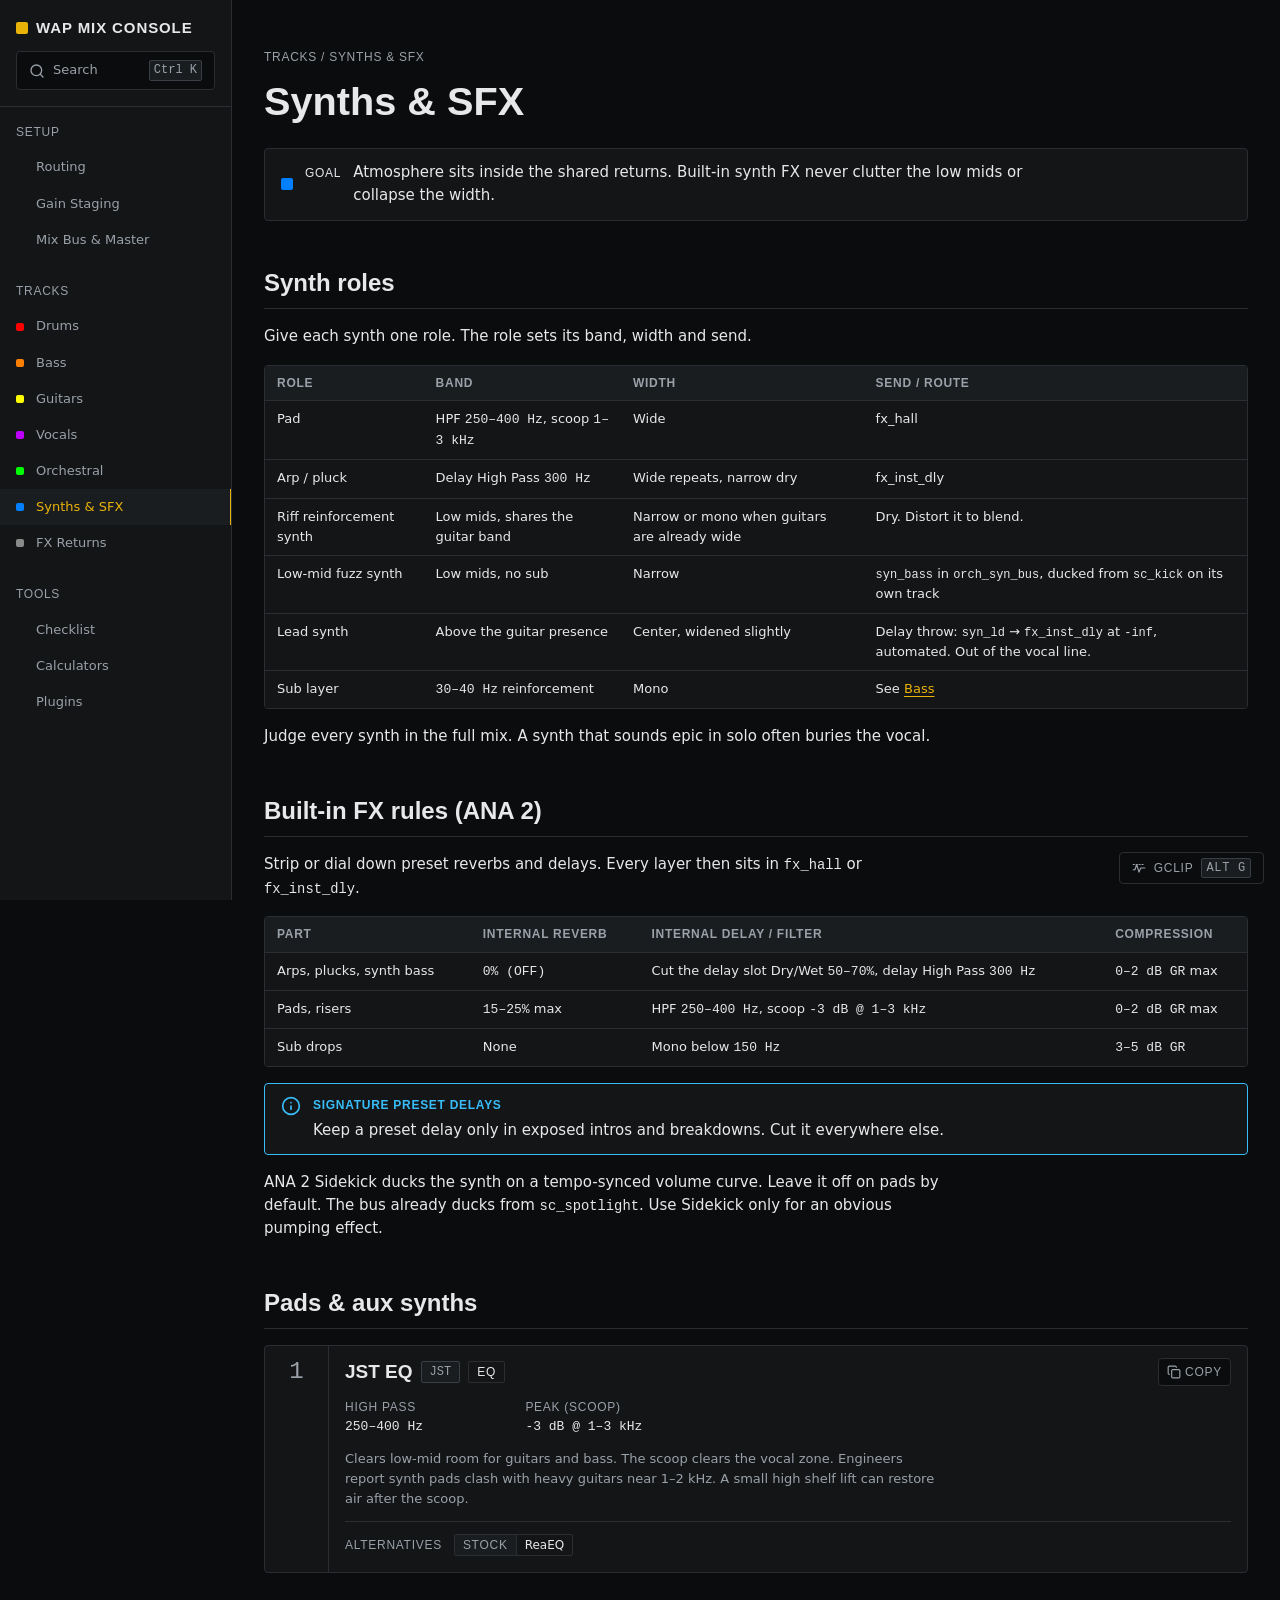
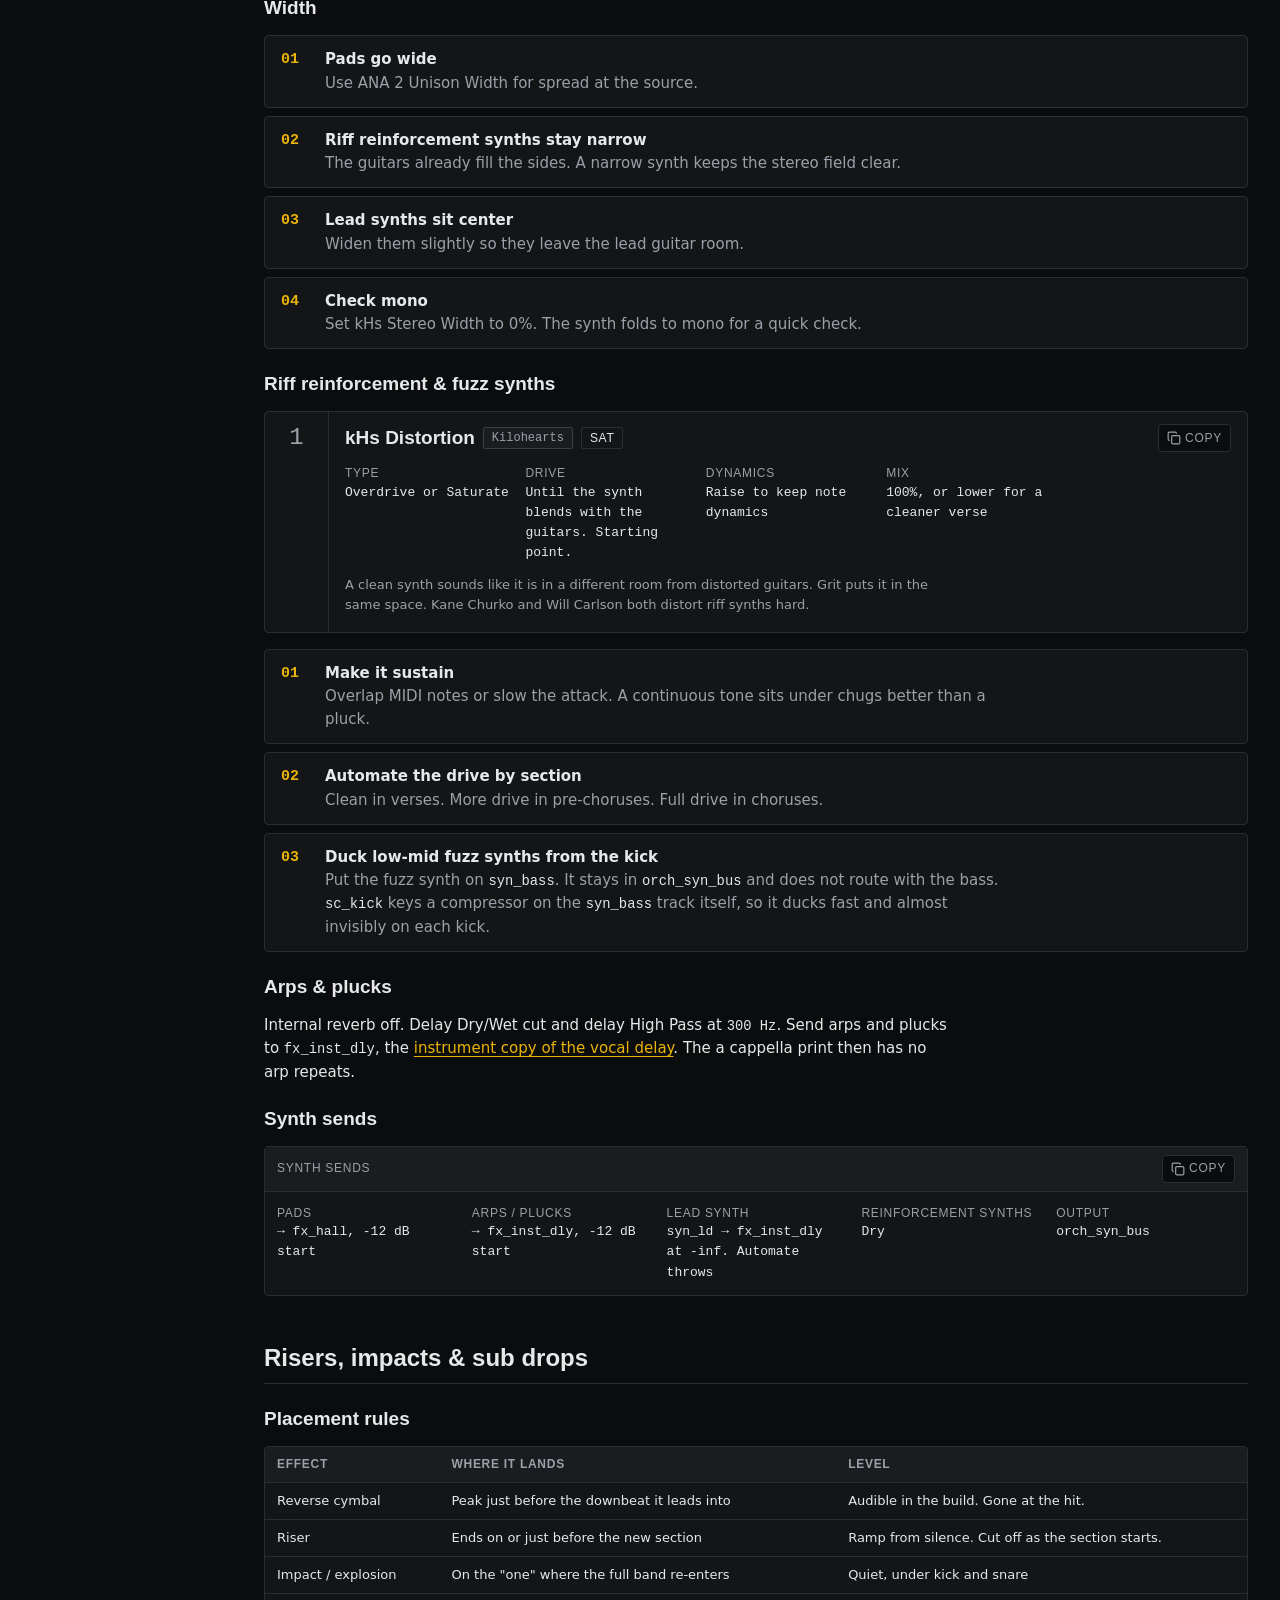
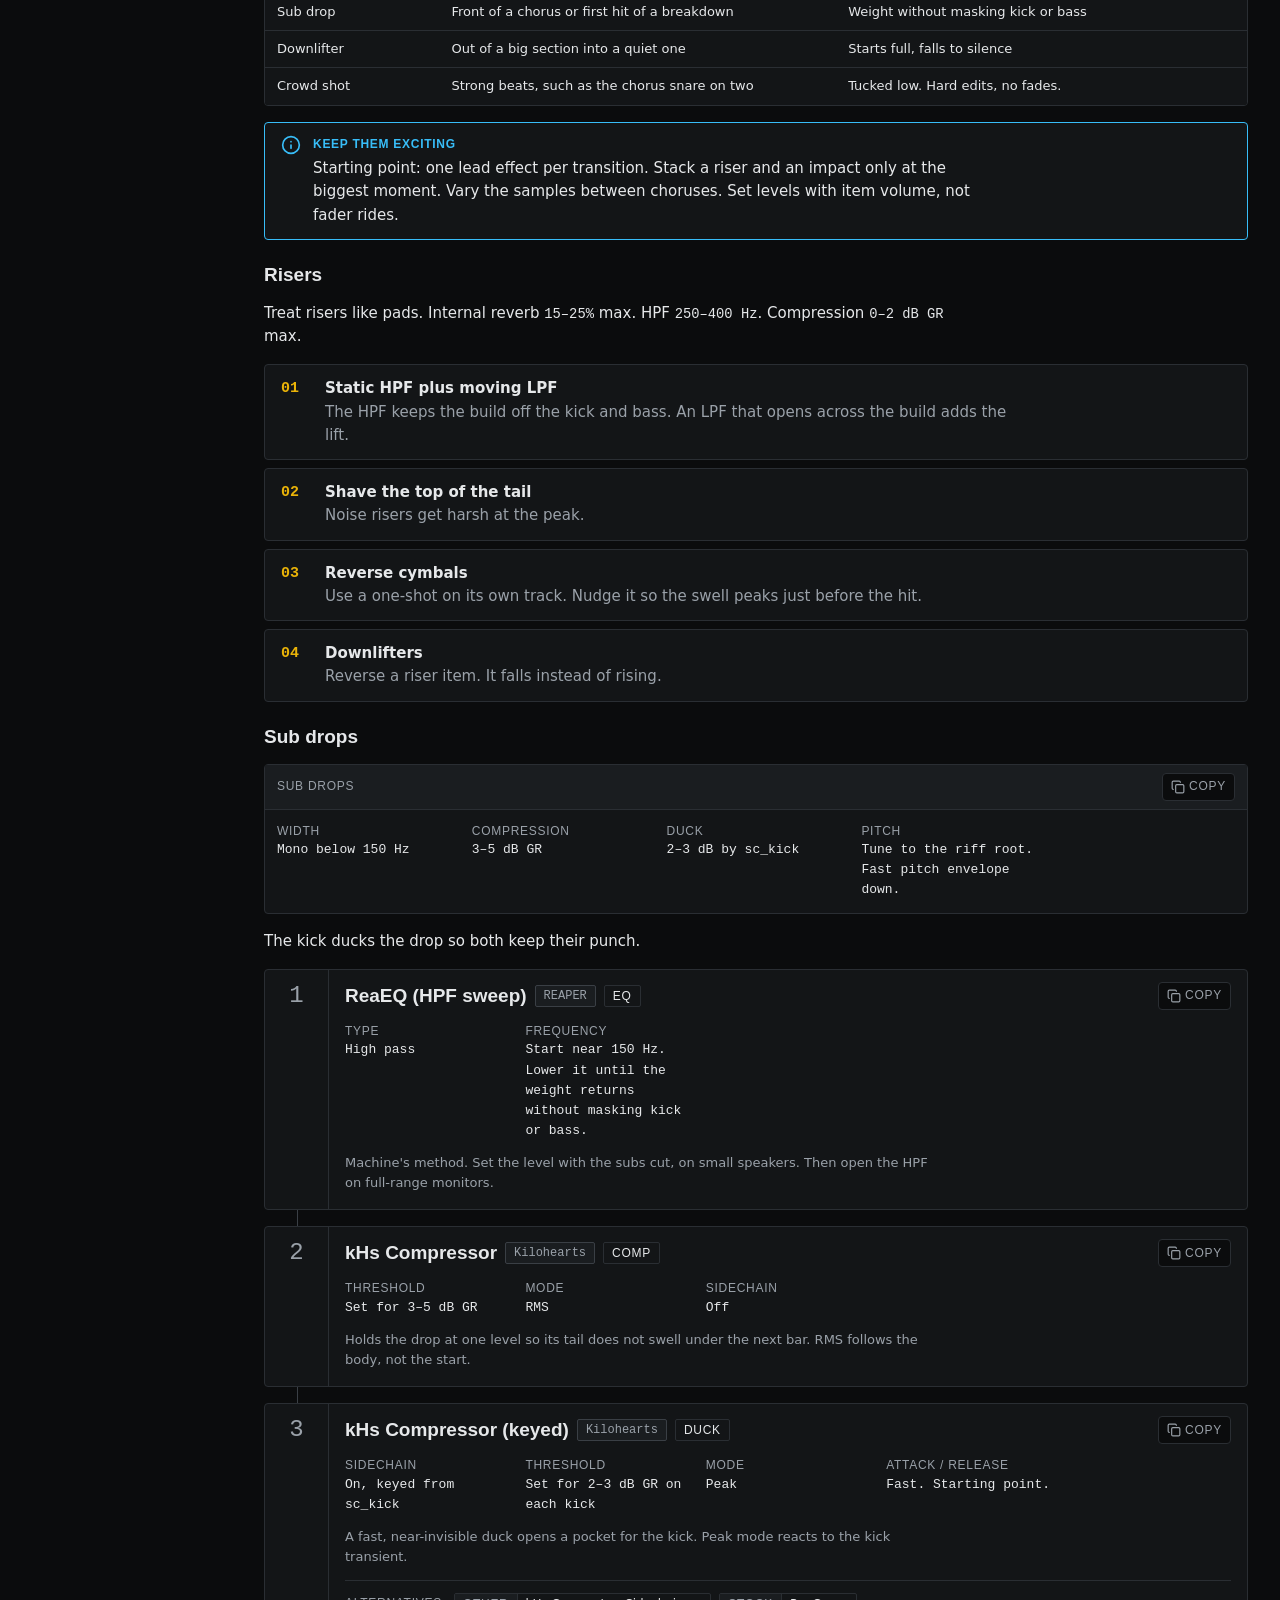
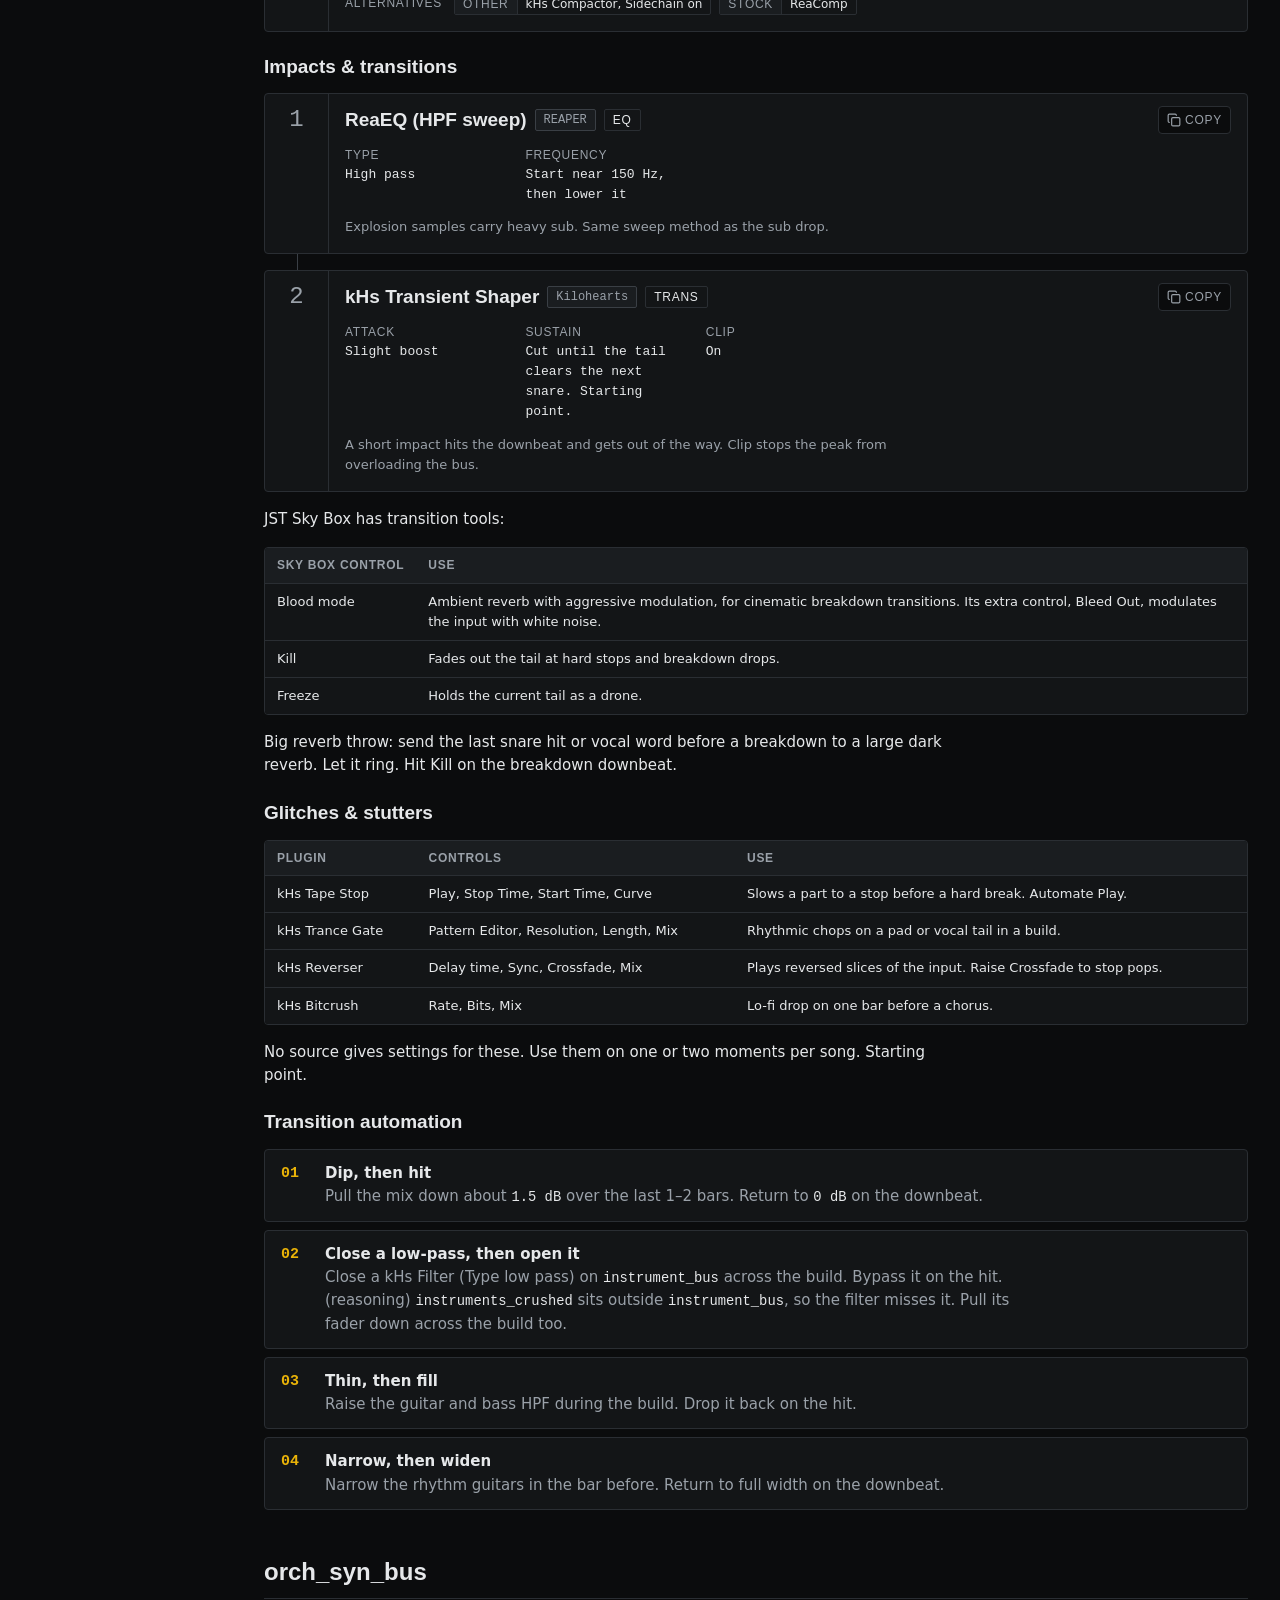
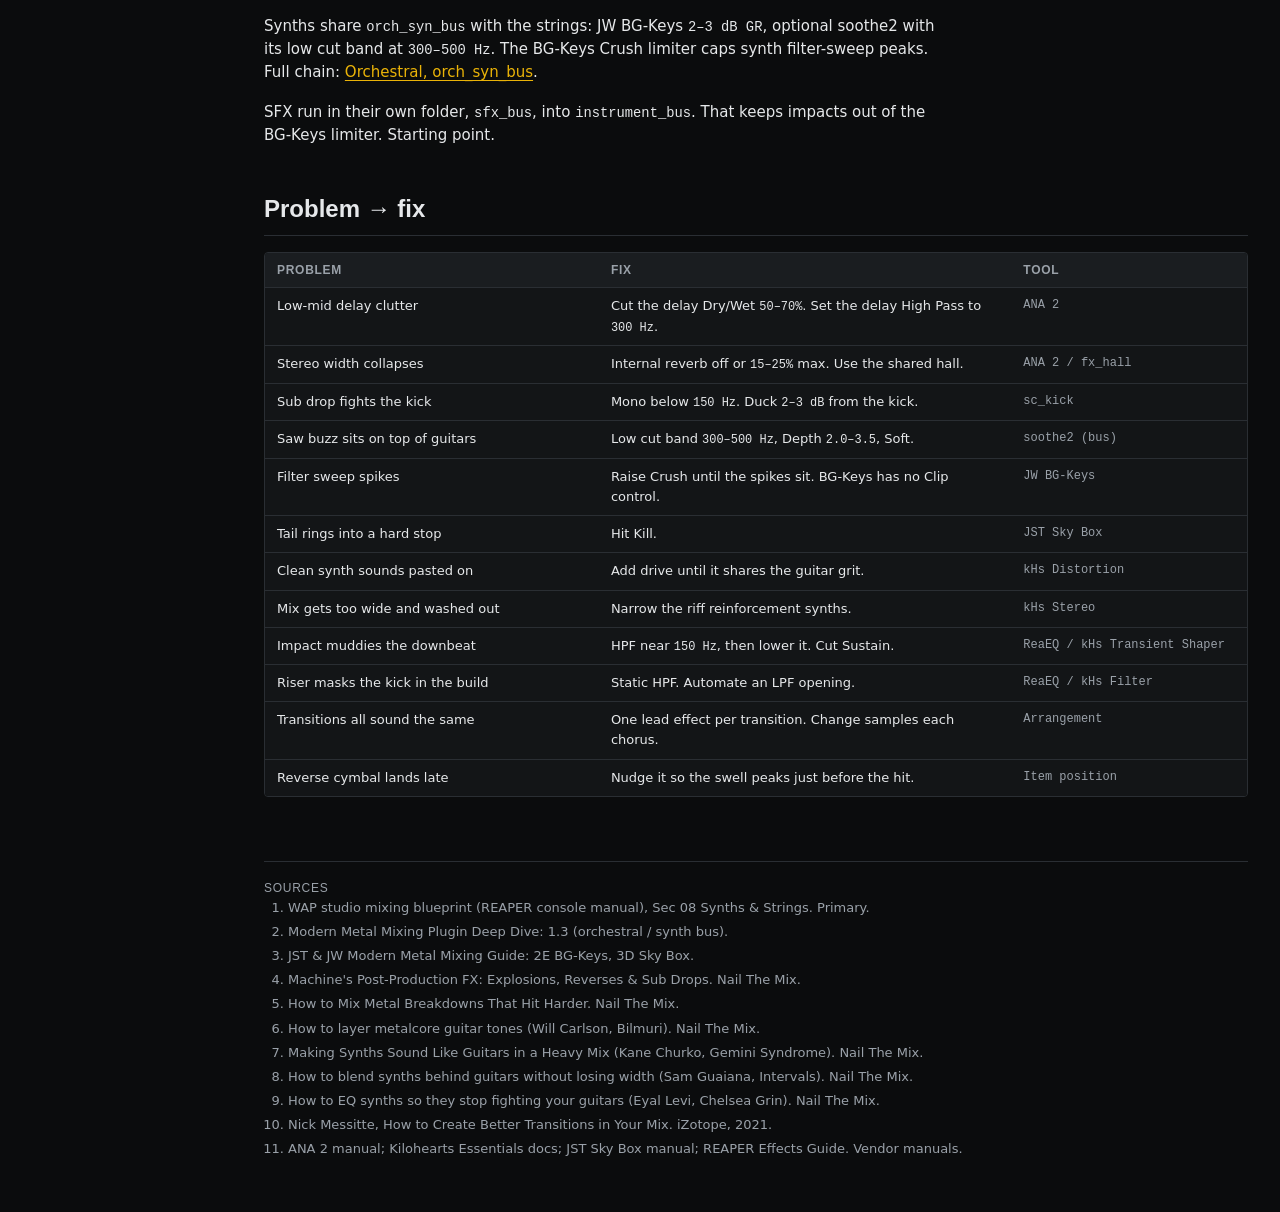
<file: docs/synths-sfx.html>
<!doctype html>
<html lang="en">
<head>
<meta charset="utf-8">
<meta name="viewport" content="width=device-width, initial-scale=1">
<title>Synths &amp; SFX - WAP Mix Console</title>
<link rel="stylesheet" href="css/app.css">
</head>
<body data-page="synths-sfx">
<a class="skip-link" href="#main">Skip to content</a>
<nav id="rail"></nav>
<main id="main">
<div class="content">

  <header class="page-header">
    <div class="label">Tracks / Synths &amp; SFX</div>
    <h1>Synths &amp; SFX</h1>
    <div class="goal">
      <span class="gchip gchip--lg gchip--synth" aria-hidden="true"></span>
      <span class="label goal__label">Goal</span>
      <p class="goal__text">Atmosphere sits inside the shared returns. Built-in synth FX never clutter the low mids or collapse the width.</p>
    </div>
  </header>

  <section class="section">
    <h2 id="roles">Synth roles</h2>
    <p>Give each synth one role. The role sets its band, width and send.</p>
    <div class="table-wrap">
      <table class="table">
        <thead>
          <tr><th scope="col">Role</th><th scope="col">Band</th><th scope="col">Width</th><th scope="col">Send / route</th></tr>
        </thead>
        <tbody>
          <tr><td>Pad</td><td>HPF <span class="mono">250&ndash;400 Hz</span>, scoop <span class="mono">1&ndash;3 kHz</span></td><td>Wide</td><td>fx_hall</td></tr>
          <tr><td>Arp / pluck</td><td>Delay High Pass <span class="mono">300 Hz</span></td><td>Wide repeats, narrow dry</td><td>fx_inst_dly</td></tr>
          <tr><td>Riff reinforcement synth</td><td>Low mids, shares the guitar band</td><td>Narrow or mono when guitars are already wide</td><td>Dry. Distort it to blend.</td></tr>
          <tr><td>Low-mid fuzz synth</td><td>Low mids, no sub</td><td>Narrow</td><td><code>syn_bass</code> in <code>orch_syn_bus</code>, ducked from <code>sc_kick</code> on its own track</td></tr>
          <tr><td>Lead synth</td><td>Above the guitar presence</td><td>Center, widened slightly</td><td>Delay throw: <code>syn_ld</code> &rarr; <code>fx_inst_dly</code> at <code>-inf</code>, automated. Out of the vocal line.</td></tr>
          <tr><td>Sub layer</td><td><span class="mono">30&ndash;40 Hz</span> reinforcement</td><td>Mono</td><td>See <a href="bass.html">Bass</a></td></tr>
        </tbody>
      </table>
    </div>
    <p>Judge every synth in the full mix. A synth that sounds epic in solo often buries the vocal.</p>
  </section>

  <section class="section">
    <h2 id="built-in-fx">Built-in FX rules (ANA 2)</h2>
    <p>Strip or dial down preset reverbs and delays. Every layer then sits in <code>fx_hall</code> or <code>fx_inst_dly</code>.</p>
    <div class="table-wrap">
      <table class="table">
        <thead>
          <tr><th scope="col">Part</th><th scope="col">Internal reverb</th><th scope="col">Internal delay / filter</th><th scope="col">Compression</th></tr>
        </thead>
        <tbody>
          <tr><td>Arps, plucks, synth bass</td><td><span class="mono">0% (OFF)</span></td><td>Cut the delay slot Dry/Wet <span class="mono">50&ndash;70%</span>, delay High Pass <span class="mono">300 Hz</span></td><td><span class="mono">0&ndash;2 dB GR</span> max</td></tr>
          <tr><td>Pads, risers</td><td><span class="mono">15&ndash;25%</span> max</td><td>HPF <span class="mono">250&ndash;400 Hz</span>, scoop <span class="mono">-3 dB @ 1&ndash;3 kHz</span></td><td><span class="mono">0&ndash;2 dB GR</span> max</td></tr>
          <tr><td>Sub drops</td><td>None</td><td>Mono below <span class="mono">150 Hz</span></td><td><span class="mono">3&ndash;5 dB GR</span></td></tr>
        </tbody>
      </table>
    </div>
    <div class="callout callout--info" role="note">
      <svg class="icon" viewBox="0 0 24 24" aria-hidden="true" focusable="false"><circle cx="12" cy="12" r="10"/><path d="M12 16v-4"/><path d="M12 8h.01"/></svg>
      <div class="callout__body">
        <span class="callout__title">Signature preset delays</span>
        <p>Keep a preset delay only in exposed intros and breakdowns. Cut it everywhere else.</p>
      </div>
    </div>
    <p>ANA 2 Sidekick ducks the synth on a tempo-synced volume curve. Leave it off on pads by default. The bus already ducks from <code>sc_spotlight</code>. Use Sidekick only for an obvious pumping effect.</p>
  </section>

  <section class="section">
    <h2 id="pads">Pads &amp; aux synths</h2>
    <ol class="rack">
      <li class="rack__slot">
        <div class="rack__num" aria-hidden="true">1</div>
        <div class="rack__body">
          <div class="rack__head">
            <h4 class="rack__name">JST EQ</h4>
            <span class="chip">JST</span>
            <span class="tag">EQ</span>
            <button type="button" class="copy-btn" data-copy="synths-sfx-pad-eq" aria-label="Copy JST EQ settings"></button>
          </div>
          <dl class="kv" id="synths-sfx-pad-eq" data-copy-title="Slot 1 - JST EQ">
            <div class="kv__item"><dt>High Pass</dt><dd>250&ndash;400 Hz</dd></div>
            <div class="kv__item"><dt>Peak (scoop)</dt><dd>-3 dB @ 1&ndash;3 kHz</dd></div>
          </dl>
          <p class="rack__why">Clears low-mid room for guitars and bass. The scoop clears the vocal zone. Engineers report synth pads clash with heavy guitars near 1&ndash;2 kHz. A small high shelf lift can restore air after the scoop.</p>
          <div class="alts">
            <span class="label alts__title">Alternatives</span>
            <span class="alt"><span class="alt__tag">STOCK</span><span class="alt__name">ReaEQ</span></span>
          </div>
        </div>
      </li>
    </ol>

    <h3 id="width">Width</h3>
    <ol class="steps">
      <li><div><span class="steps__title">Pads go wide</span><p>Use ANA 2 Unison Width for spread at the source.</p></div></li>
      <li><div><span class="steps__title">Riff reinforcement synths stay narrow</span><p>The guitars already fill the sides. A narrow synth keeps the stereo field clear.</p></div></li>
      <li><div><span class="steps__title">Lead synths sit center</span><p>Widen them slightly so they leave the lead guitar room.</p></div></li>
      <li><div><span class="steps__title">Check mono</span><p>Set kHs Stereo Width to 0%. The synth folds to mono for a quick check.</p></div></li>
    </ol>

    <h3 id="fuzz-synth">Riff reinforcement &amp; fuzz synths</h3>
    <ol class="rack">
      <li class="rack__slot">
        <div class="rack__num" aria-hidden="true">1</div>
        <div class="rack__body">
          <div class="rack__head">
            <h4 class="rack__name">kHs Distortion</h4>
            <span class="chip">Kilohearts</span>
            <span class="tag">SAT</span>
            <button type="button" class="copy-btn" data-copy="synths-sfx-fuzz" aria-label="Copy kHs Distortion settings"></button>
          </div>
          <dl class="kv" id="synths-sfx-fuzz" data-copy-title="Slot 1 - kHs Distortion">
            <div class="kv__item"><dt>Type</dt><dd>Overdrive or Saturate</dd></div>
            <div class="kv__item"><dt>Drive</dt><dd>Until the synth blends with the guitars. Starting point.</dd></div>
            <div class="kv__item"><dt>Dynamics</dt><dd>Raise to keep note dynamics</dd></div>
            <div class="kv__item"><dt>Mix</dt><dd>100%, or lower for a cleaner verse</dd></div>
          </dl>
          <p class="rack__why">A clean synth sounds like it is in a different room from distorted guitars. Grit puts it in the same space. Kane Churko and Will Carlson both distort riff synths hard.</p>
        </div>
      </li>
    </ol>
    <ol class="steps">
      <li><div><span class="steps__title">Make it sustain</span><p>Overlap MIDI notes or slow the attack. A continuous tone sits under chugs better than a pluck.</p></div></li>
      <li><div><span class="steps__title">Automate the drive by section</span><p>Clean in verses. More drive in pre-choruses. Full drive in choruses.</p></div></li>
      <li><div><span class="steps__title">Duck low-mid fuzz synths from the kick</span><p>Put the fuzz synth on <code>syn_bass</code>. It stays in <code>orch_syn_bus</code> and does not route with the bass. <code>sc_kick</code> keys a compressor on the <code>syn_bass</code> track itself, so it ducks fast and almost invisibly on each kick.</p></div></li>
    </ol>

    <h3 id="arps">Arps &amp; plucks</h3>
    <p>Internal reverb off. Delay Dry/Wet cut and delay High Pass at <code>300 Hz</code>. Send arps and plucks to <code>fx_inst_dly</code>, the <a href="fx-returns.html#fx-inst-dly">instrument copy of the vocal delay</a>. The a cappella print then has no arp repeats.</p>

    <h3 id="synth-sends">Synth sends</h3>
    <div class="settings">
      <div class="settings__head">
        <span class="label">Synth sends</span>
        <button type="button" class="copy-btn" data-copy="synths-sfx-syn-sends" aria-label="Copy Synth sends"></button>
      </div>
      <div class="settings__body">
        <dl class="kv" id="synths-sfx-syn-sends" data-copy-title="Synth sends">
          <div class="kv__item"><dt>Pads</dt><dd>&rarr; fx_hall, -12 dB start</dd></div>
          <div class="kv__item"><dt>Arps / plucks</dt><dd>&rarr; fx_inst_dly, -12 dB start</dd></div>
          <div class="kv__item"><dt>Lead synth</dt><dd>syn_ld &rarr; fx_inst_dly at -inf. Automate throws</dd></div>
          <div class="kv__item"><dt>Reinforcement synths</dt><dd>Dry</dd></div>
          <div class="kv__item"><dt>Output</dt><dd>orch_syn_bus</dd></div>
        </dl>
      </div>
    </div>
  </section>

  <section class="section">
    <h2 id="risers-impacts">Risers, impacts &amp; sub drops</h2>

    <h3 id="sfx-rules">Placement rules</h3>
    <div class="table-wrap">
      <table class="table">
        <thead>
          <tr><th scope="col">Effect</th><th scope="col">Where it lands</th><th scope="col">Level</th></tr>
        </thead>
        <tbody>
          <tr><td>Reverse cymbal</td><td>Peak just before the downbeat it leads into</td><td>Audible in the build. Gone at the hit.</td></tr>
          <tr><td>Riser</td><td>Ends on or just before the new section</td><td>Ramp from silence. Cut off as the section starts.</td></tr>
          <tr><td>Impact / explosion</td><td>On the "one" where the full band re-enters</td><td>Quiet, under kick and snare</td></tr>
          <tr><td>Sub drop</td><td>Front of a chorus or first hit of a breakdown</td><td>Weight without masking kick or bass</td></tr>
          <tr><td>Downlifter</td><td>Out of a big section into a quiet one</td><td>Starts full, falls to silence</td></tr>
          <tr><td>Crowd shot</td><td>Strong beats, such as the chorus snare on two</td><td>Tucked low. Hard edits, no fades.</td></tr>
        </tbody>
      </table>
    </div>
    <div class="callout callout--info" role="note">
      <svg class="icon" viewBox="0 0 24 24" aria-hidden="true" focusable="false"><circle cx="12" cy="12" r="10"/><path d="M12 16v-4"/><path d="M12 8h.01"/></svg>
      <div class="callout__body">
        <span class="callout__title">Keep them exciting</span>
        <p>Starting point: one lead effect per transition. Stack a riser and an impact only at the biggest moment. Vary the samples between choruses. Set levels with item volume, not fader rides.</p>
      </div>
    </div>

    <h3 id="risers">Risers</h3>
    <p>Treat risers like pads. Internal reverb <code>15&ndash;25%</code> max. HPF <code>250&ndash;400 Hz</code>. Compression <code>0&ndash;2 dB GR</code> max.</p>
    <ol class="steps">
      <li><div><span class="steps__title">Static HPF plus moving LPF</span><p>The HPF keeps the build off the kick and bass. An LPF that opens across the build adds the lift.</p></div></li>
      <li><div><span class="steps__title">Shave the top of the tail</span><p>Noise risers get harsh at the peak.</p></div></li>
      <li><div><span class="steps__title">Reverse cymbals</span><p>Use a one-shot on its own track. Nudge it so the swell peaks just before the hit.</p></div></li>
      <li><div><span class="steps__title">Downlifters</span><p>Reverse a riser item. It falls instead of rising.</p></div></li>
    </ol>

    <h3 id="sub-drops">Sub drops</h3>
    <div class="settings">
      <div class="settings__head">
        <span class="label">Sub drops</span>
        <button type="button" class="copy-btn" data-copy="synths-sfx-sub" aria-label="Copy Sub drops"></button>
      </div>
      <div class="settings__body">
        <dl class="kv" id="synths-sfx-sub" data-copy-title="Sub drops">
          <div class="kv__item"><dt>Width</dt><dd>Mono below 150 Hz</dd></div>
          <div class="kv__item"><dt>Compression</dt><dd>3&ndash;5 dB GR</dd></div>
          <div class="kv__item"><dt>Duck</dt><dd>2&ndash;3 dB by sc_kick</dd></div>
          <div class="kv__item"><dt>Pitch</dt><dd>Tune to the riff root. Fast pitch envelope down.</dd></div>
        </dl>
      </div>
    </div>
    <p>The kick ducks the drop so both keep their punch.</p>
    <ol class="rack">
      <li class="rack__slot">
        <div class="rack__num" aria-hidden="true">1</div>
        <div class="rack__body">
          <div class="rack__head">
            <h4 class="rack__name">ReaEQ (HPF sweep)</h4>
            <span class="chip">REAPER</span>
            <span class="tag">EQ</span>
            <button type="button" class="copy-btn" data-copy="synths-sfx-sub-hpf" aria-label="Copy ReaEQ (HPF sweep) settings"></button>
          </div>
          <dl class="kv" id="synths-sfx-sub-hpf" data-copy-title="Slot 1 - ReaEQ (HPF sweep)">
            <div class="kv__item"><dt>Type</dt><dd>High pass</dd></div>
            <div class="kv__item"><dt>Frequency</dt><dd>Start near 150 Hz. Lower it until the weight returns without masking kick or bass.</dd></div>
          </dl>
          <p class="rack__why">Machine's method. Set the level with the subs cut, on small speakers. Then open the HPF on full-range monitors.</p>
        </div>
      </li>
      <li class="rack__slot">
        <div class="rack__num" aria-hidden="true">2</div>
        <div class="rack__body">
          <div class="rack__head">
            <h4 class="rack__name">kHs Compressor</h4>
            <span class="chip">Kilohearts</span>
            <span class="tag">COMP</span>
            <button type="button" class="copy-btn" data-copy="synths-sfx-sub-comp" aria-label="Copy kHs Compressor settings"></button>
          </div>
          <dl class="kv" id="synths-sfx-sub-comp" data-copy-title="Slot 2 - kHs Compressor">
            <div class="kv__item"><dt>Threshold</dt><dd>Set for 3&ndash;5 dB GR</dd></div>
            <div class="kv__item"><dt>Mode</dt><dd>RMS</dd></div>
            <div class="kv__item"><dt>Sidechain</dt><dd>Off</dd></div>
          </dl>
          <p class="rack__why">Holds the drop at one level so its tail does not swell under the next bar. RMS follows the body, not the start.</p>
        </div>
      </li>
      <li class="rack__slot">
        <div class="rack__num" aria-hidden="true">3</div>
        <div class="rack__body">
          <div class="rack__head">
            <h4 class="rack__name">kHs Compressor (keyed)</h4>
            <span class="chip">Kilohearts</span>
            <span class="tag">DUCK</span>
            <button type="button" class="copy-btn" data-copy="synths-sfx-sub-duck" aria-label="Copy kHs Compressor (keyed) settings"></button>
          </div>
          <dl class="kv" id="synths-sfx-sub-duck" data-copy-title="Slot 3 - kHs Compressor (keyed)">
            <div class="kv__item"><dt>Sidechain</dt><dd>On, keyed from sc_kick</dd></div>
            <div class="kv__item"><dt>Threshold</dt><dd>Set for 2&ndash;3 dB GR on each kick</dd></div>
            <div class="kv__item"><dt>Mode</dt><dd>Peak</dd></div>
            <div class="kv__item"><dt>Attack / Release</dt><dd>Fast. Starting point.</dd></div>
          </dl>
          <p class="rack__why">A fast, near-invisible duck opens a pocket for the kick. Peak mode reacts to the kick transient.</p>
          <div class="alts">
            <span class="label alts__title">Alternatives</span>
            <span class="alt"><span class="alt__tag">OTHER</span><span class="alt__name">kHs Compactor, Sidechain on</span></span>
            <span class="alt"><span class="alt__tag">STOCK</span><span class="alt__name">ReaComp</span></span>
          </div>
        </div>
      </li>
    </ol>

    <h3 id="impacts">Impacts &amp; transitions</h3>
    <ol class="rack">
      <li class="rack__slot">
        <div class="rack__num" aria-hidden="true">1</div>
        <div class="rack__body">
          <div class="rack__head">
            <h4 class="rack__name">ReaEQ (HPF sweep)</h4>
            <span class="chip">REAPER</span>
            <span class="tag">EQ</span>
            <button type="button" class="copy-btn" data-copy="synths-sfx-impact-hpf" aria-label="Copy ReaEQ (HPF sweep) settings"></button>
          </div>
          <dl class="kv" id="synths-sfx-impact-hpf" data-copy-title="Slot 1 - ReaEQ (HPF sweep)">
            <div class="kv__item"><dt>Type</dt><dd>High pass</dd></div>
            <div class="kv__item"><dt>Frequency</dt><dd>Start near 150 Hz, then lower it</dd></div>
          </dl>
          <p class="rack__why">Explosion samples carry heavy sub. Same sweep method as the sub drop.</p>
        </div>
      </li>
      <li class="rack__slot">
        <div class="rack__num" aria-hidden="true">2</div>
        <div class="rack__body">
          <div class="rack__head">
            <h4 class="rack__name">kHs Transient Shaper</h4>
            <span class="chip">Kilohearts</span>
            <span class="tag">TRANS</span>
            <button type="button" class="copy-btn" data-copy="synths-sfx-impact-ts" aria-label="Copy kHs Transient Shaper settings"></button>
          </div>
          <dl class="kv" id="synths-sfx-impact-ts" data-copy-title="Slot 2 - kHs Transient Shaper">
            <div class="kv__item"><dt>Attack</dt><dd>Slight boost</dd></div>
            <div class="kv__item"><dt>Sustain</dt><dd>Cut until the tail clears the next snare. Starting point.</dd></div>
            <div class="kv__item"><dt>Clip</dt><dd>On</dd></div>
          </dl>
          <p class="rack__why">A short impact hits the downbeat and gets out of the way. Clip stops the peak from overloading the bus.</p>
        </div>
      </li>
    </ol>
    <p>JST Sky Box has transition tools:</p>
    <div class="table-wrap">
      <table class="table">
        <thead>
          <tr><th scope="col">Sky Box control</th><th scope="col">Use</th></tr>
        </thead>
        <tbody>
          <tr><td>Blood mode</td><td>Ambient reverb with aggressive modulation, for cinematic breakdown transitions. Its extra control, Bleed Out, modulates the input with white noise.</td></tr>
          <tr><td>Kill</td><td>Fades out the tail at hard stops and breakdown drops.</td></tr>
          <tr><td>Freeze</td><td>Holds the current tail as a drone.</td></tr>
        </tbody>
      </table>
    </div>
    <p>Big reverb throw: send the last snare hit or vocal word before a breakdown to a large dark reverb. Let it ring. Hit Kill on the breakdown downbeat.</p>

    <h3 id="glitch">Glitches &amp; stutters</h3>
    <div class="table-wrap">
      <table class="table">
        <thead>
          <tr><th scope="col">Plugin</th><th scope="col">Controls</th><th scope="col">Use</th></tr>
        </thead>
        <tbody>
          <tr><td>kHs Tape Stop</td><td>Play, Stop Time, Start Time, Curve</td><td>Slows a part to a stop before a hard break. Automate Play.</td></tr>
          <tr><td>kHs Trance Gate</td><td>Pattern Editor, Resolution, Length, Mix</td><td>Rhythmic chops on a pad or vocal tail in a build.</td></tr>
          <tr><td>kHs Reverser</td><td>Delay time, Sync, Crossfade, Mix</td><td>Plays reversed slices of the input. Raise Crossfade to stop pops.</td></tr>
          <tr><td>kHs Bitcrush</td><td>Rate, Bits, Mix</td><td>Lo-fi drop on one bar before a chorus.</td></tr>
        </tbody>
      </table>
    </div>
    <p>No source gives settings for these. Use them on one or two moments per song. Starting point.</p>

    <h3 id="transitions">Transition automation</h3>
    <ol class="steps">
      <li><div><span class="steps__title">Dip, then hit</span><p>Pull the mix down about <code>1.5 dB</code> over the last 1&ndash;2 bars. Return to <code>0 dB</code> on the downbeat.</p></div></li>
      <li><div><span class="steps__title">Close a low-pass, then open it</span><p>Close a kHs Filter (Type low pass) on <code>instrument_bus</code> across the build. Bypass it on the hit. (reasoning) <code>instruments_crushed</code> sits outside <code>instrument_bus</code>, so the filter misses it. Pull its fader down across the build too.</p></div></li>
      <li><div><span class="steps__title">Thin, then fill</span><p>Raise the guitar and bass HPF during the build. Drop it back on the hit.</p></div></li>
      <li><div><span class="steps__title">Narrow, then widen</span><p>Narrow the rhythm guitars in the bar before. Return to full width on the downbeat.</p></div></li>
    </ol>
  </section>

  <section class="section">
    <h2 id="bus">orch_syn_bus</h2>
    <p>Synths share <code>orch_syn_bus</code> with the strings: JW BG-Keys <code>2&ndash;3 dB GR</code>, optional soothe2 with its low cut band at <code>300&ndash;500 Hz</code>. The BG-Keys Crush limiter caps synth filter-sweep peaks. Full chain: <a href="orchestral.html#bus">Orchestral, orch_syn_bus</a>.</p>
    <p>SFX run in their own folder, <code>sfx_bus</code>, into <code>instrument_bus</code>. That keeps impacts out of the BG-Keys limiter. Starting point.</p>
  </section>

  <section class="section">
    <h2 id="problems">Problem &rarr; fix</h2>
    <div class="table-wrap">
      <table class="table table--pf">
        <thead>
          <tr><th scope="col">Problem</th><th scope="col">Fix</th><th scope="col">Tool</th></tr>
        </thead>
        <tbody>
          <tr><td>Low-mid delay clutter</td><td>Cut the delay Dry/Wet <code>50&ndash;70%</code>. Set the delay High Pass to <code>300 Hz</code>.</td><td>ANA 2</td></tr>
          <tr><td>Stereo width collapses</td><td>Internal reverb off or <code>15&ndash;25%</code> max. Use the shared hall.</td><td>ANA 2 / fx_hall</td></tr>
          <tr><td>Sub drop fights the kick</td><td>Mono below <code>150 Hz</code>. Duck <code>2&ndash;3 dB</code> from the kick.</td><td>sc_kick</td></tr>
          <tr><td>Saw buzz sits on top of guitars</td><td>Low cut band <code>300&ndash;500 Hz</code>, Depth <code>2.0&ndash;3.5</code>, Soft.</td><td>soothe2 (bus)</td></tr>
          <tr><td>Filter sweep spikes</td><td>Raise Crush until the spikes sit. BG-Keys has no Clip control.</td><td>JW BG-Keys</td></tr>
          <tr><td>Tail rings into a hard stop</td><td>Hit Kill.</td><td>JST Sky Box</td></tr>
          <tr><td>Clean synth sounds pasted on</td><td>Add drive until it shares the guitar grit.</td><td>kHs Distortion</td></tr>
          <tr><td>Mix gets too wide and washed out</td><td>Narrow the riff reinforcement synths.</td><td>kHs Stereo</td></tr>
          <tr><td>Impact muddies the downbeat</td><td>HPF near <code>150 Hz</code>, then lower it. Cut Sustain.</td><td>ReaEQ / kHs Transient Shaper</td></tr>
          <tr><td>Riser masks the kick in the build</td><td>Static HPF. Automate an LPF opening.</td><td>ReaEQ / kHs Filter</td></tr>
          <tr><td>Transitions all sound the same</td><td>One lead effect per transition. Change samples each chorus.</td><td>Arrangement</td></tr>
          <tr><td>Reverse cymbal lands late</td><td>Nudge it so the swell peaks just before the hit.</td><td>Item position</td></tr>
        </tbody>
      </table>
    </div>
  </section>

  <footer class="page-foot">
    <span class="label">Sources</span>
    <ol class="sources">
      <li>WAP studio mixing blueprint (REAPER console manual), Sec 08 Synths &amp; Strings. Primary.</li>
      <li>Modern Metal Mixing Plugin Deep Dive: 1.3 (orchestral / synth bus).</li>
      <li>JST &amp; JW Modern Metal Mixing Guide: 2E BG-Keys, 3D Sky Box.</li>
      <li>Machine's Post-Production FX: Explosions, Reverses &amp; Sub Drops. Nail The Mix.</li>
      <li>How to Mix Metal Breakdowns That Hit Harder. Nail The Mix.</li>
      <li>How to layer metalcore guitar tones (Will Carlson, Bilmuri). Nail The Mix.</li>
      <li>Making Synths Sound Like Guitars in a Heavy Mix (Kane Churko, Gemini Syndrome). Nail The Mix.</li>
      <li>How to blend synths behind guitars without losing width (Sam Guaiana, Intervals). Nail The Mix.</li>
      <li>How to EQ synths so they stop fighting your guitars (Eyal Levi, Chelsea Grin). Nail The Mix.</li>
      <li>Nick Messitte, How to Create Better Transitions in Your Mix. iZotope, 2021.</li>
      <li>ANA 2 manual; Kilohearts Essentials docs; JST Sky Box manual; REAPER Effects Guide. Vendor manuals.</li>
    </ol>
  </footer>

</div>
</main>
<script src="js/search-index.js"></script>
<script src="js/search-core.js"></script>
<script src="js/app.js"></script>
</body>
</html>
</file>
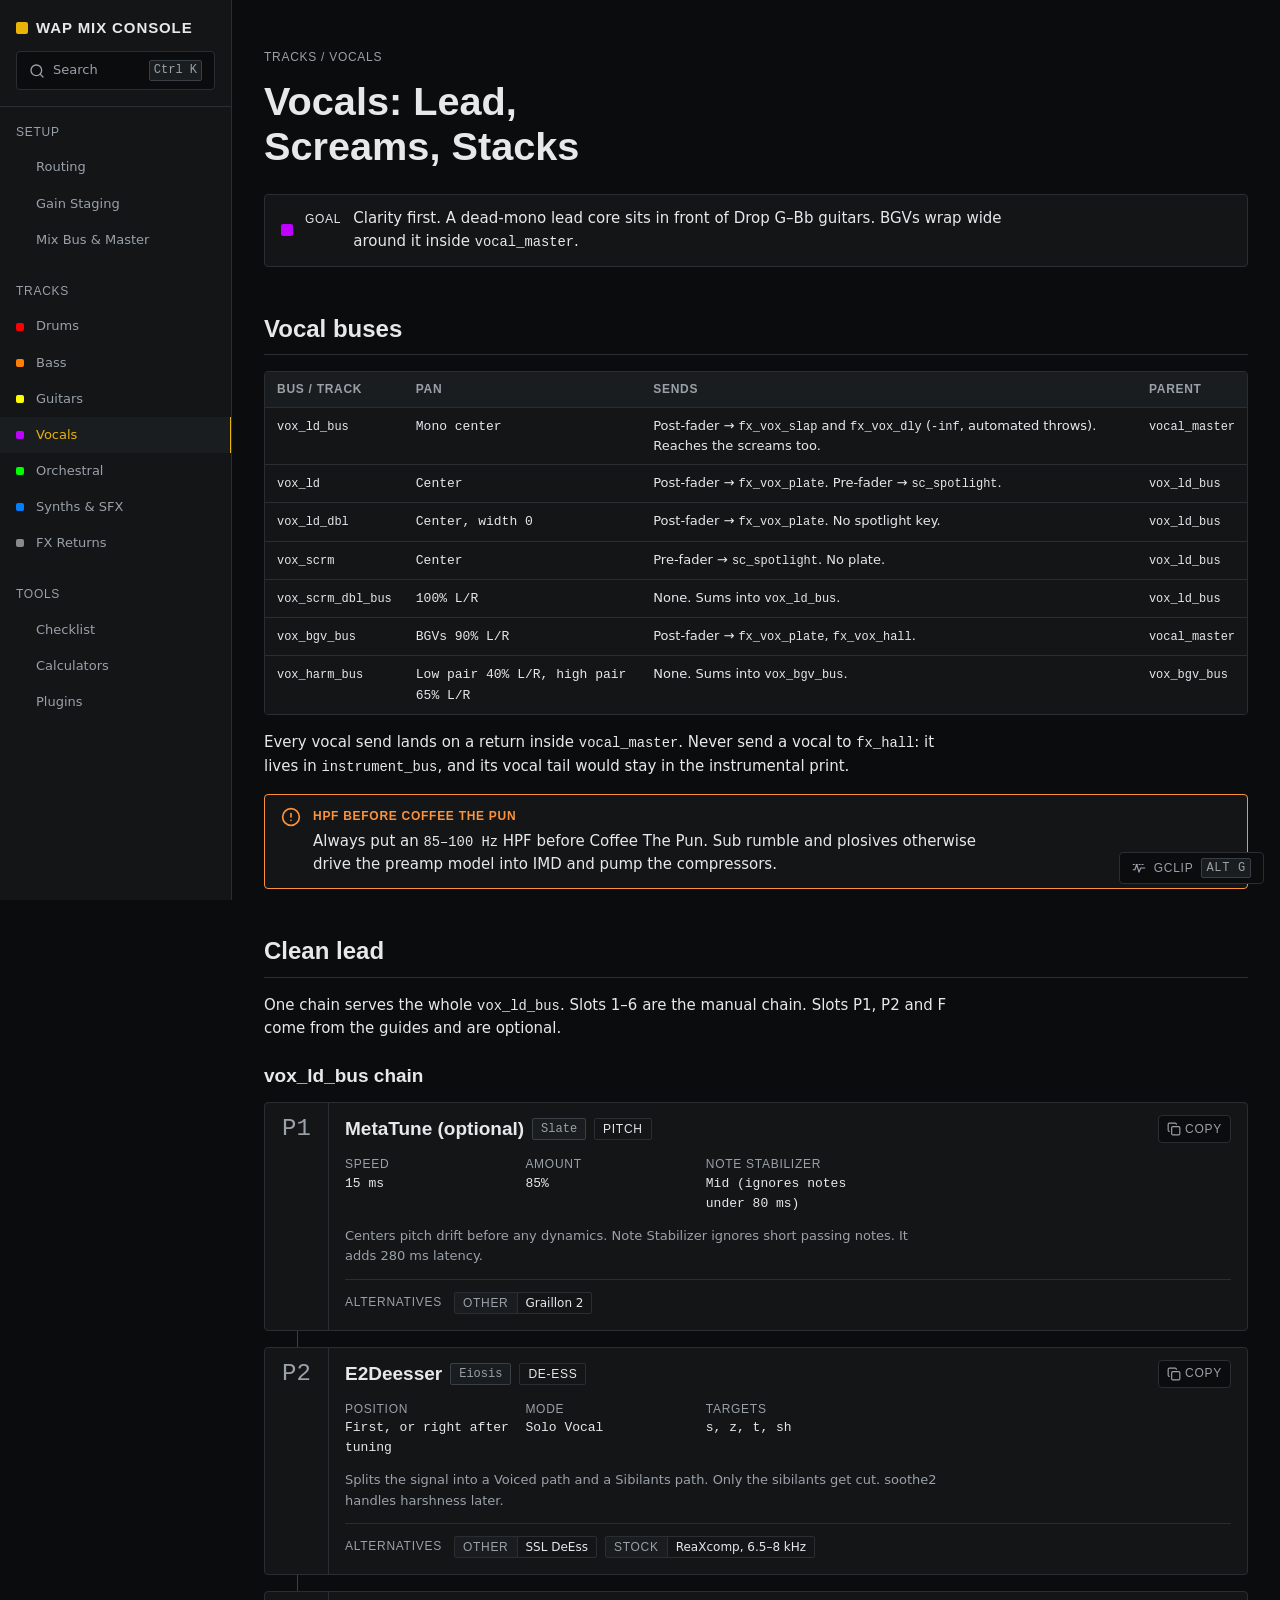
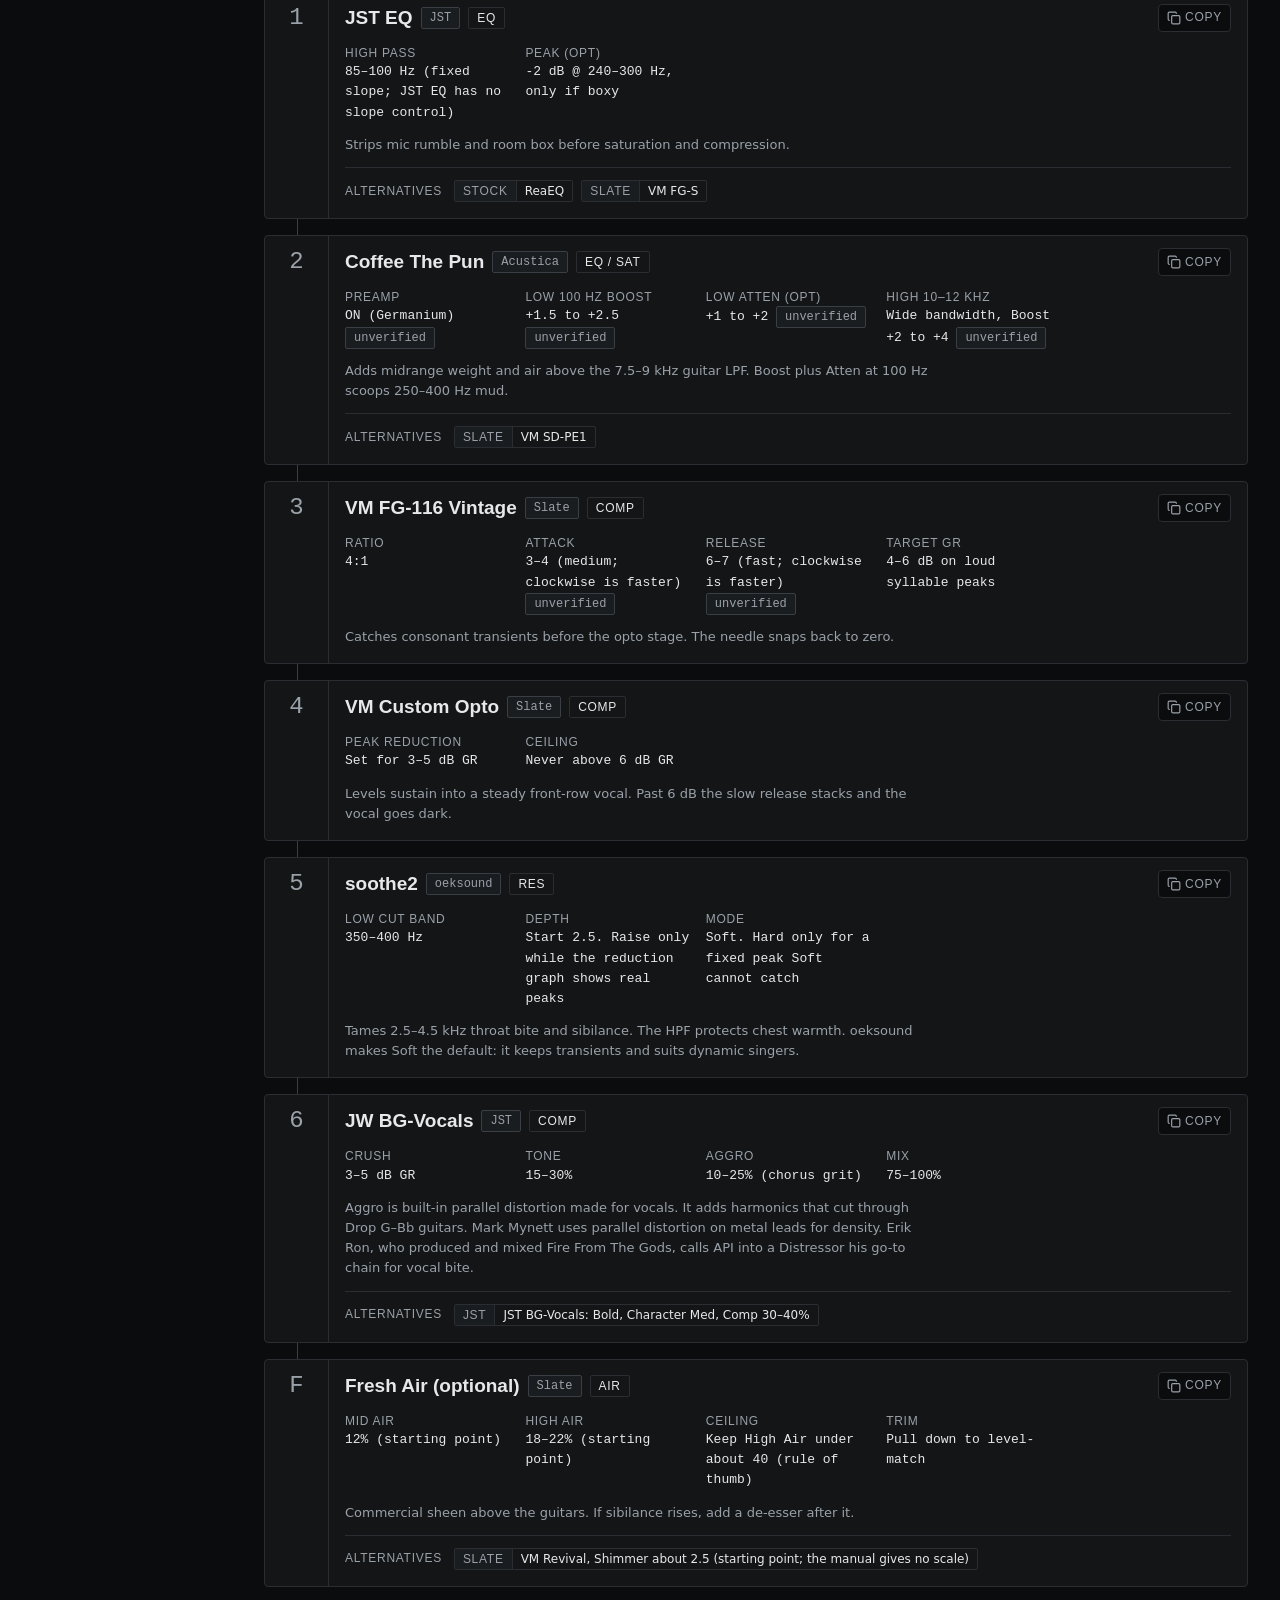
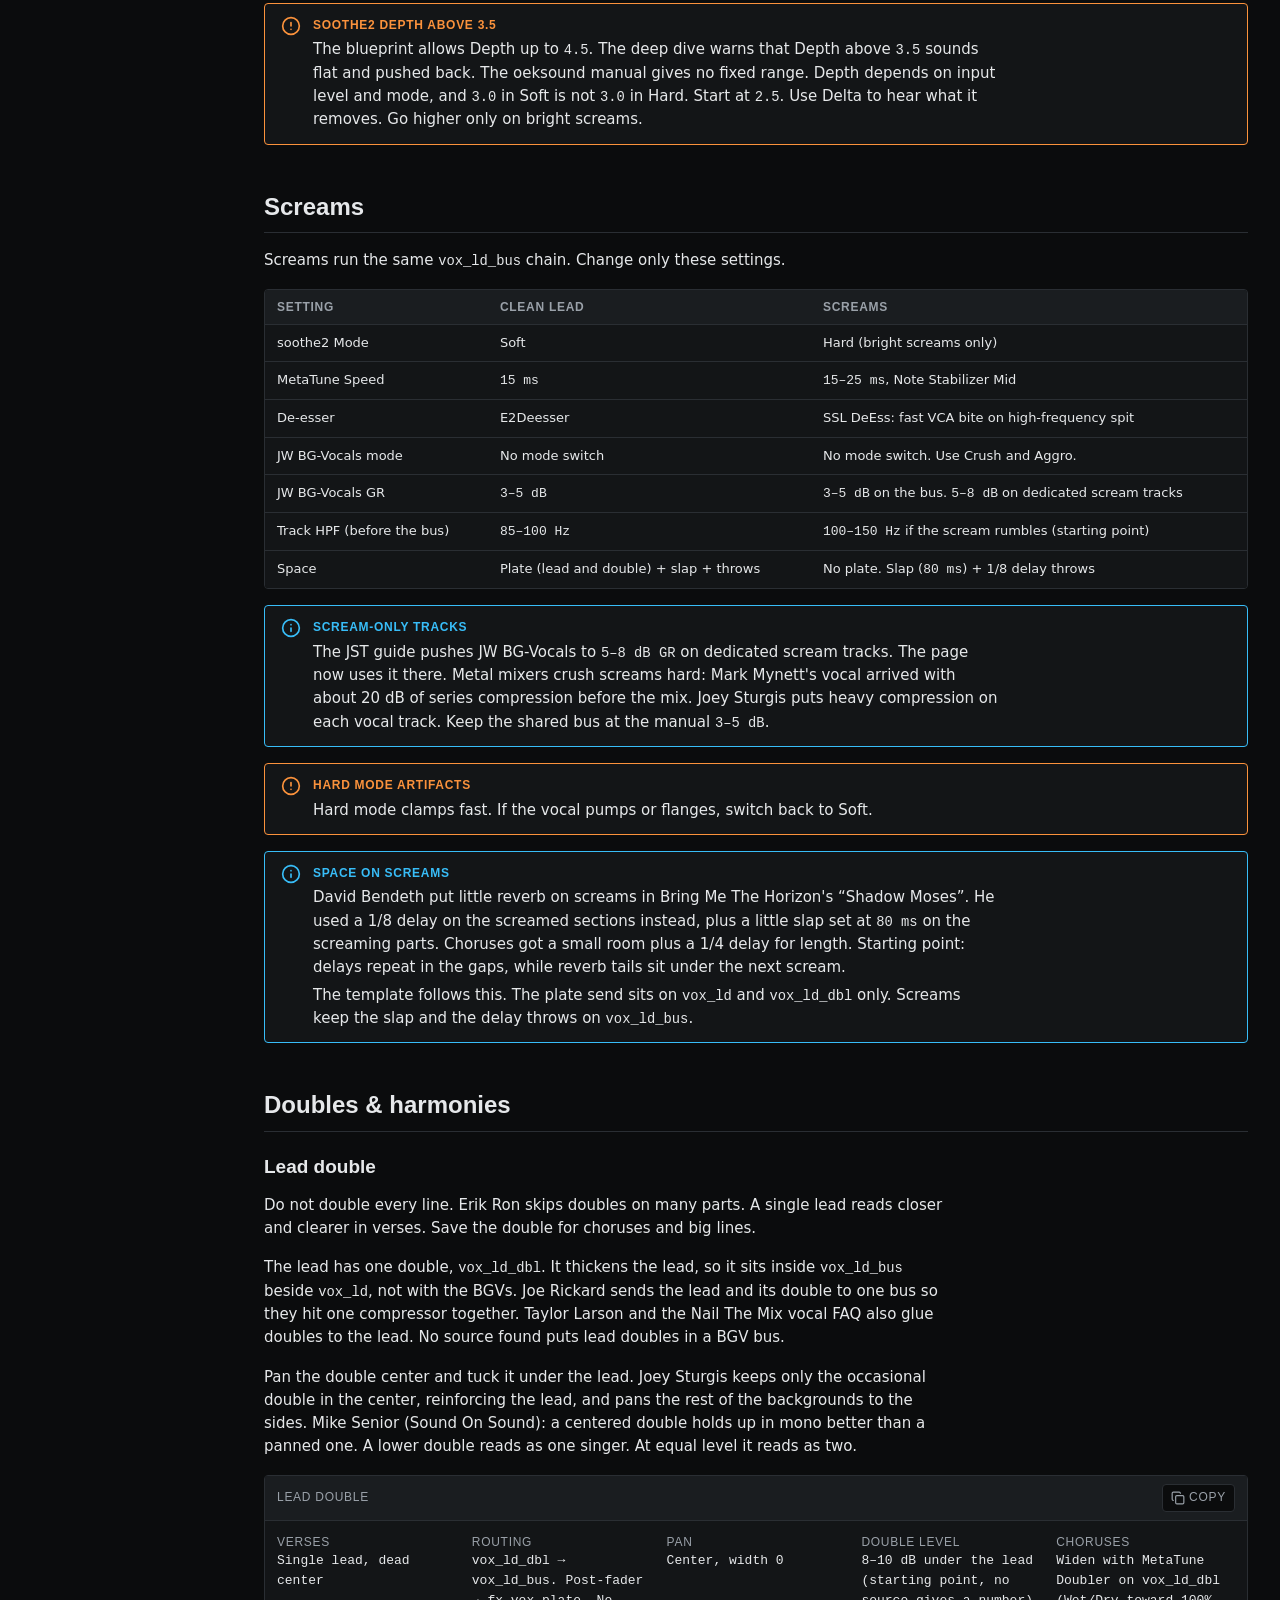
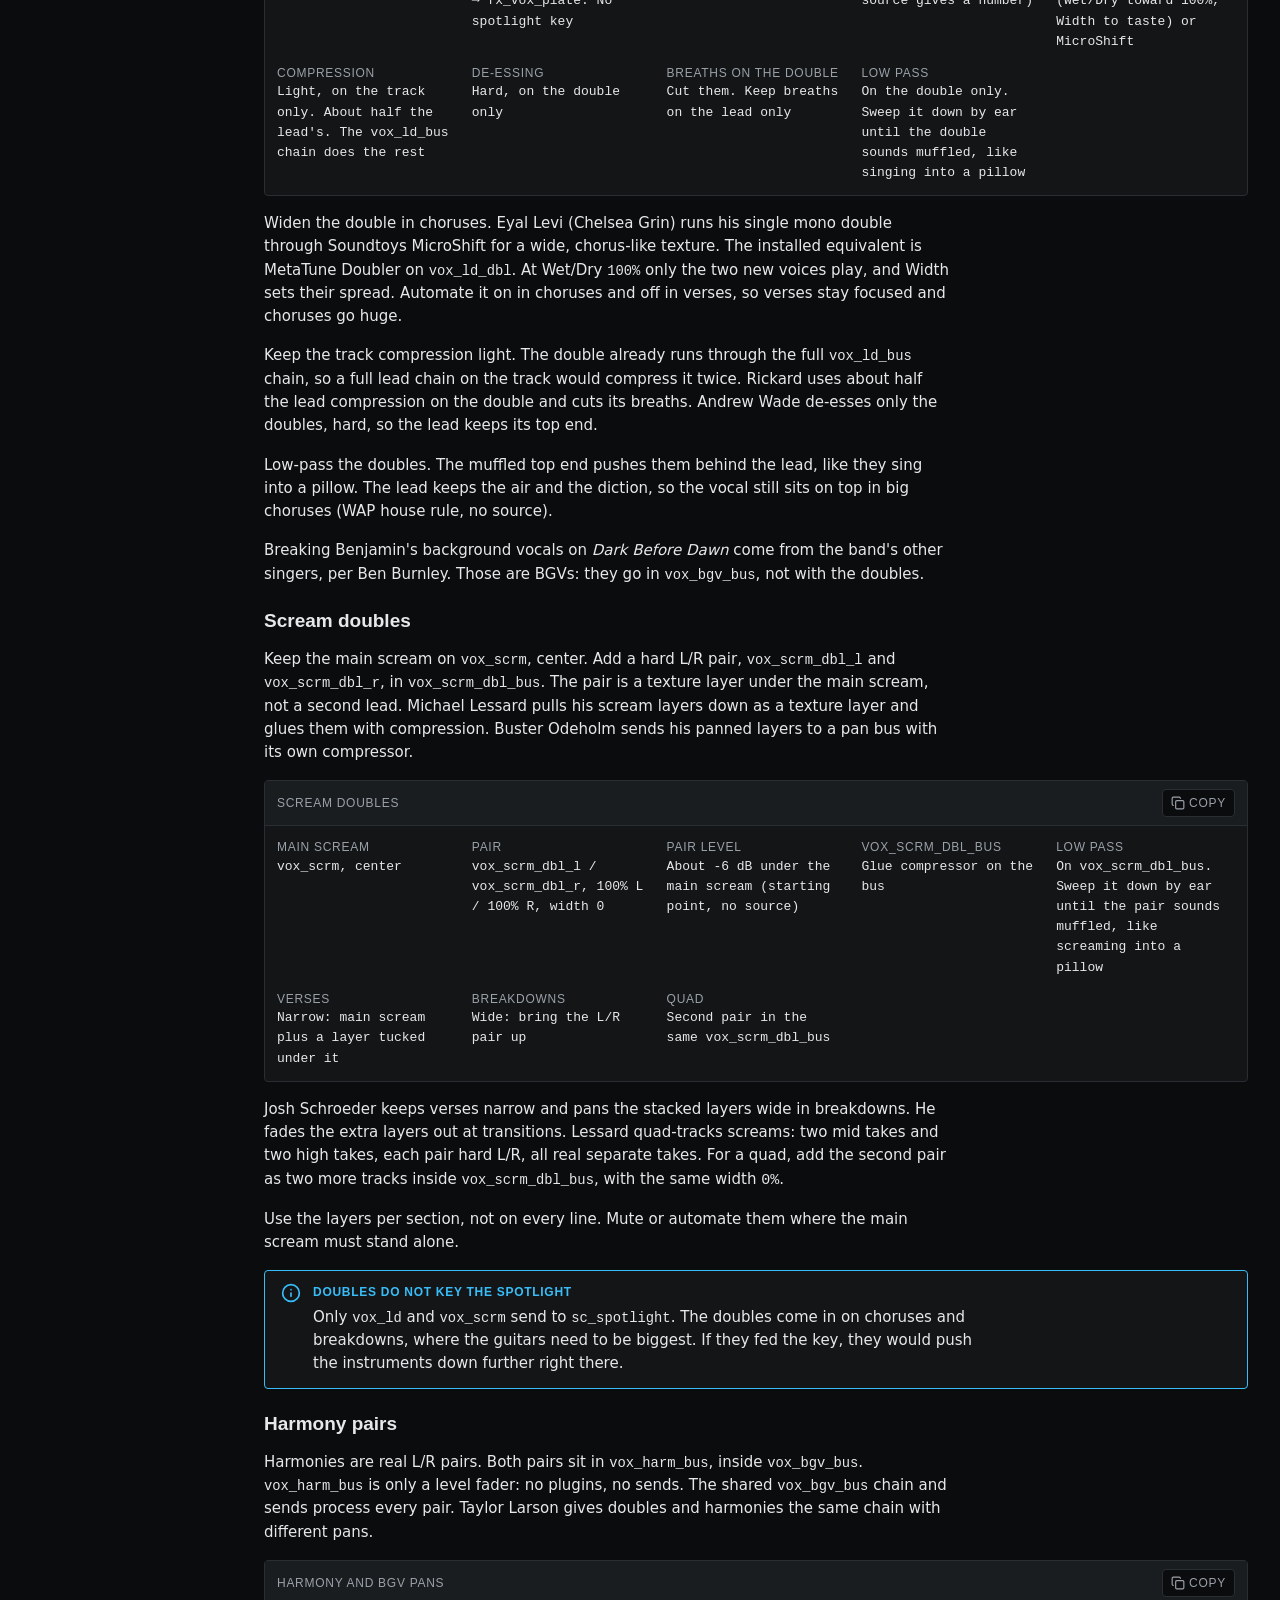
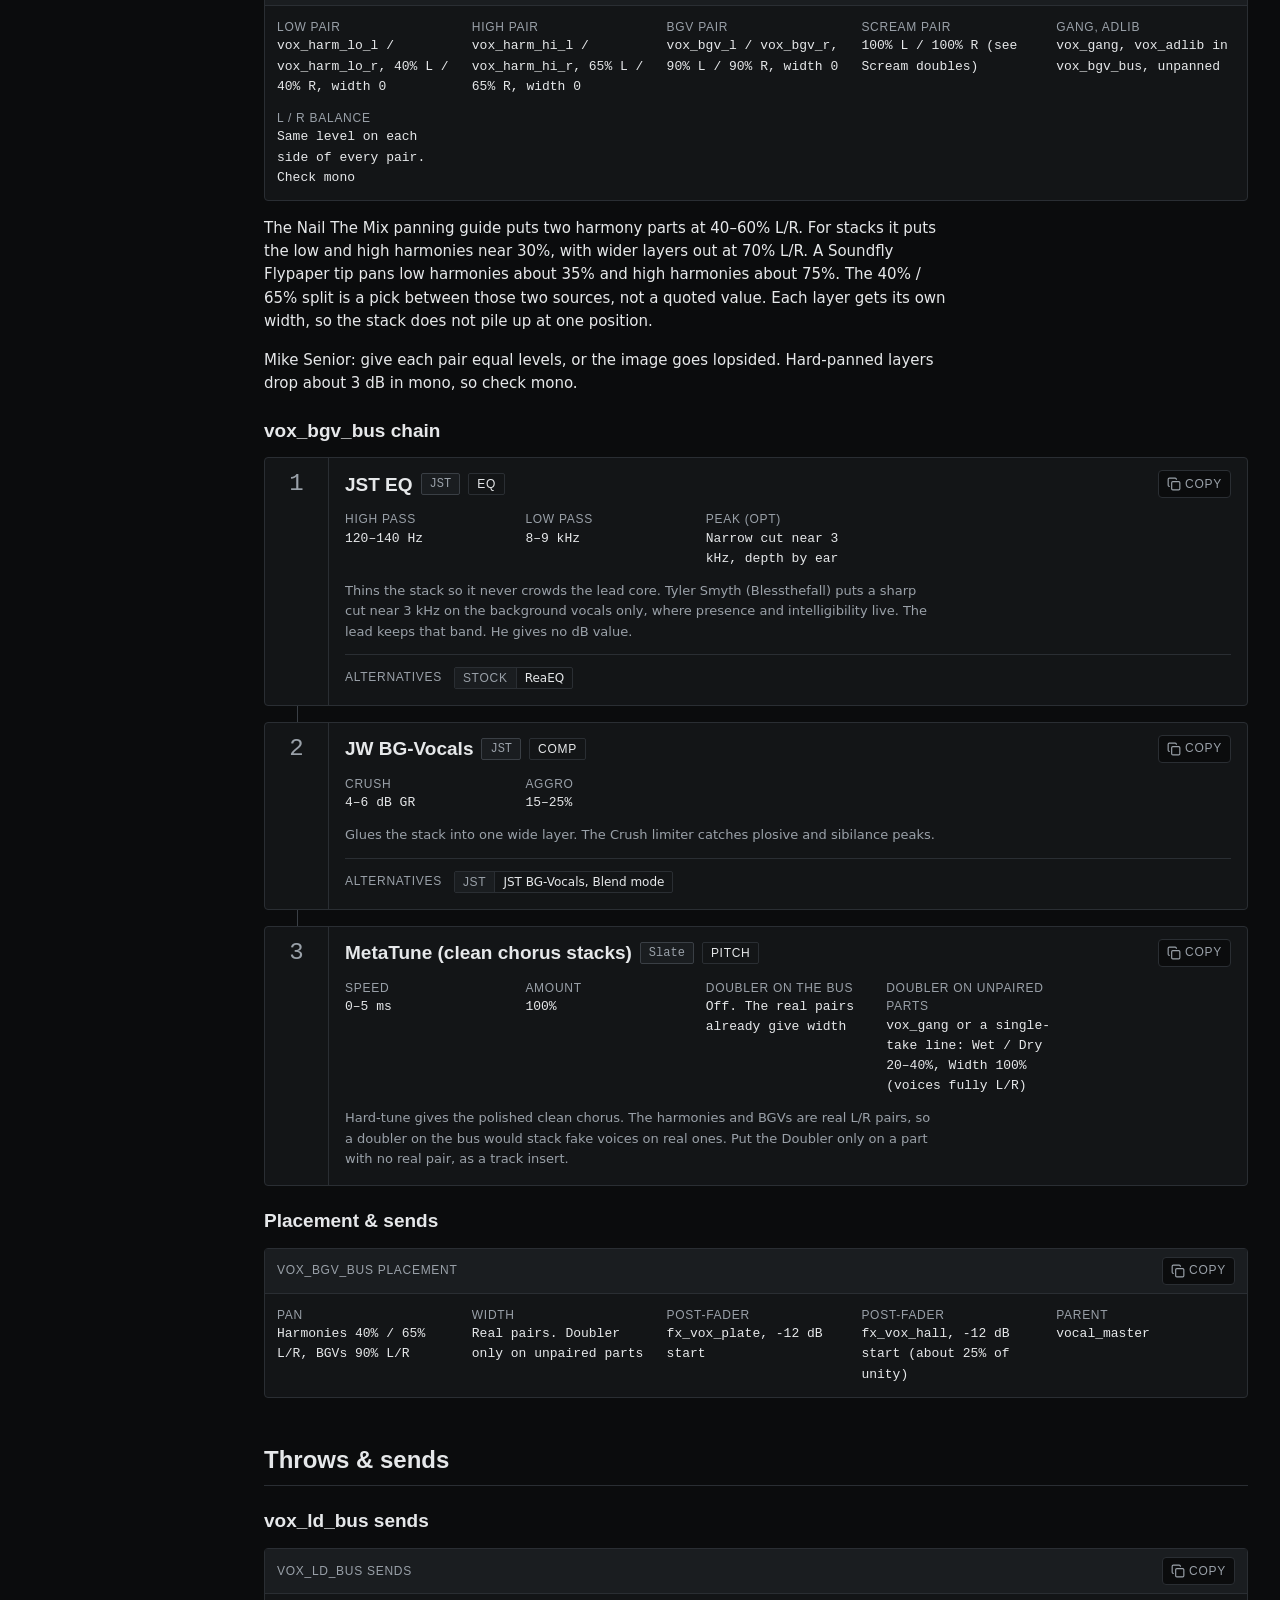
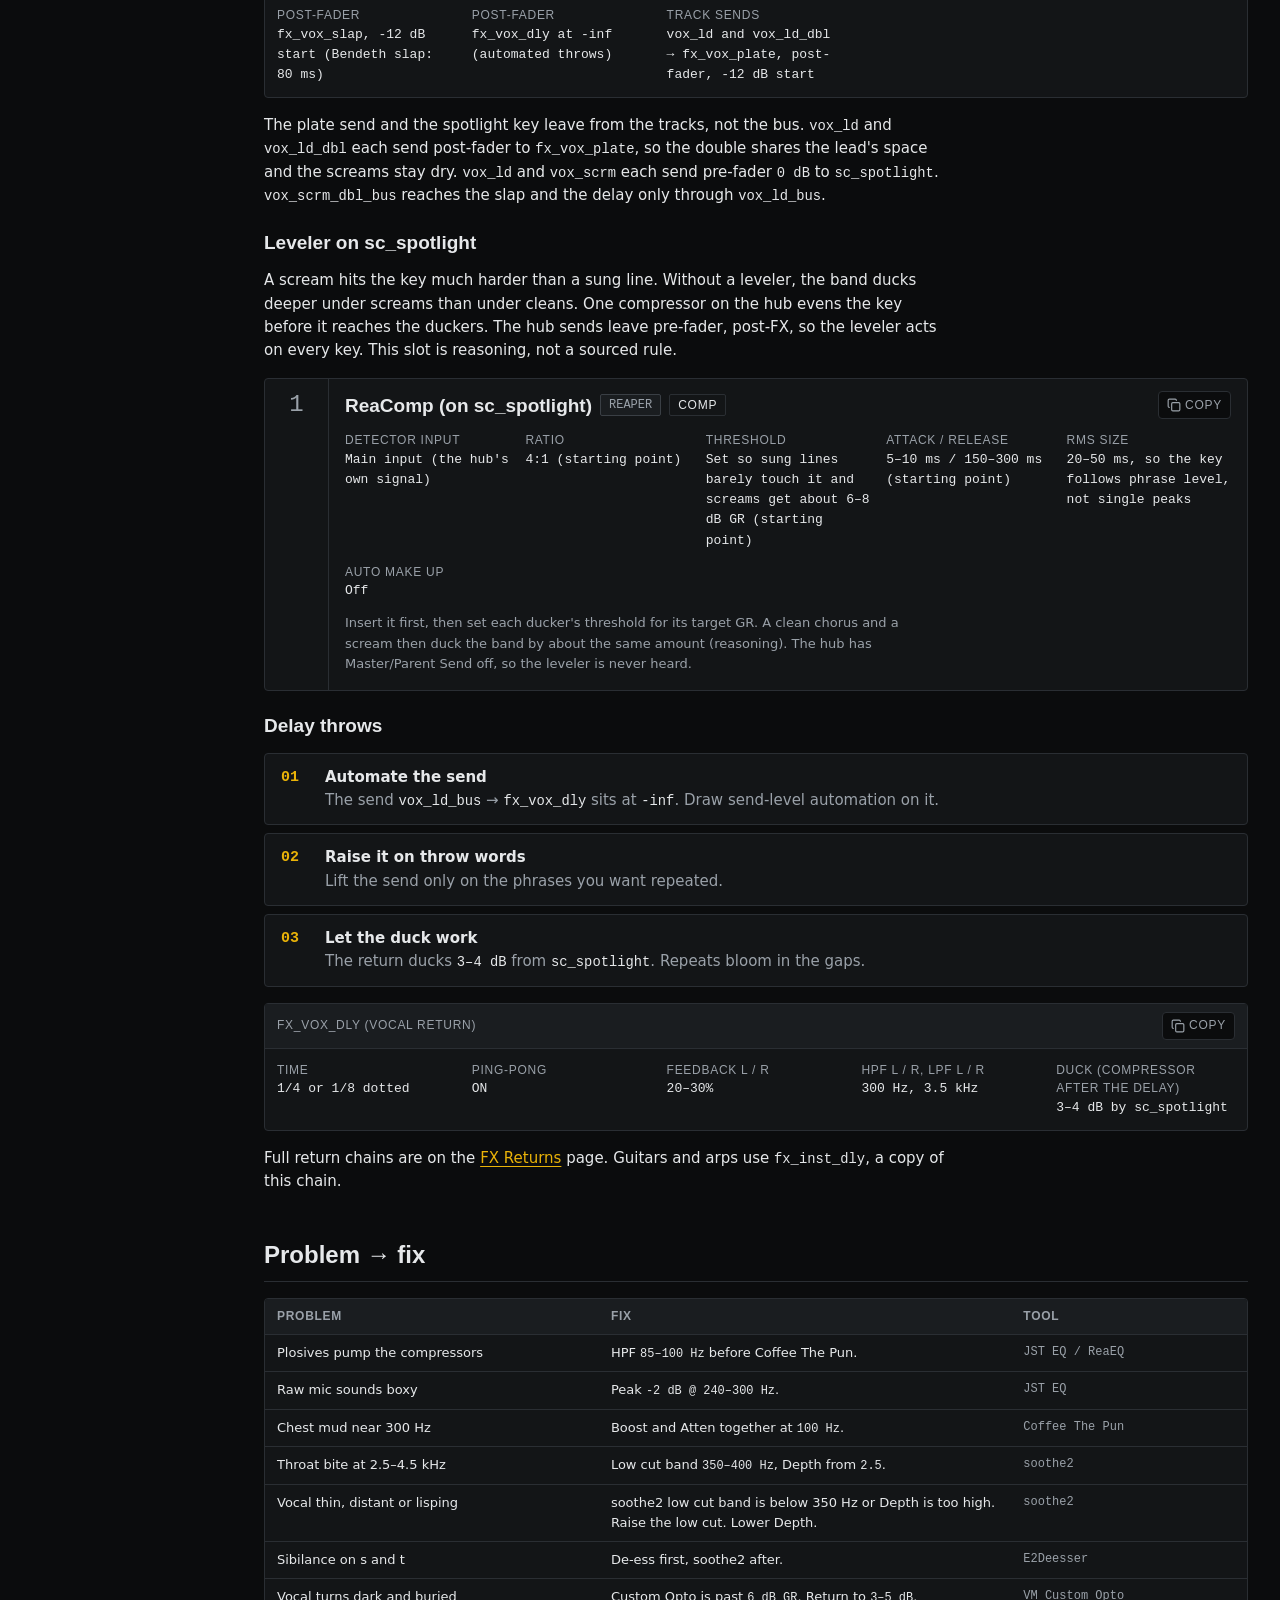
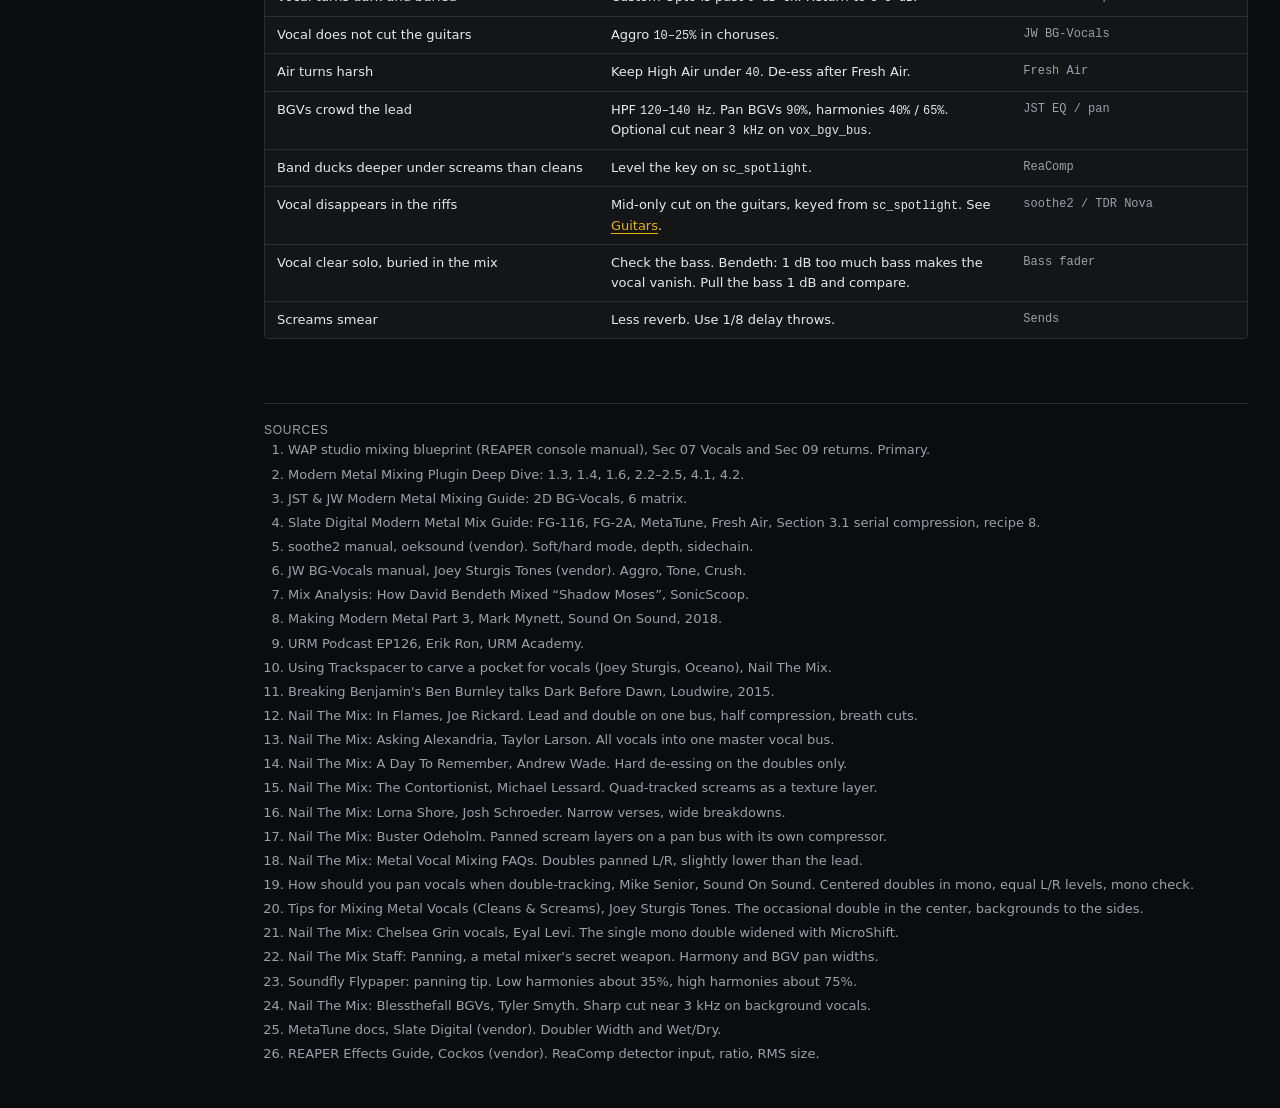
<file: docs/vocals.html>
<!doctype html>
<html lang="en">
<head>
<meta charset="utf-8">
<meta name="viewport" content="width=device-width, initial-scale=1">
<title>Vocals - WAP Mix Console</title>
<link rel="stylesheet" href="css/app.css">
</head>
<body data-page="vocals">
<a class="skip-link" href="#main">Skip to content</a>
<nav id="rail"></nav>
<main id="main">
<div class="content">

  <header class="page-header">
    <div class="label">Tracks / Vocals</div>
    <h1>Vocals: Lead, Screams, Stacks</h1>
    <div class="goal">
      <span class="gchip gchip--lg gchip--vocals" aria-hidden="true"></span>
      <span class="label goal__label">Goal</span>
      <p class="goal__text">Clarity first. A dead-mono lead core sits in front of Drop G&ndash;Bb guitars. BGVs wrap wide around it inside <code>vocal_master</code>.</p>
    </div>
  </header>

  <section class="section">
    <h2 id="buses">Vocal buses</h2>
    <div class="table-wrap">
      <table class="table">
        <thead>
          <tr><th scope="col">Bus / track</th><th scope="col">Pan</th><th scope="col">Sends</th><th scope="col">Parent</th></tr>
        </thead>
        <tbody>
          <tr><td><code>vox_ld_bus</code></td><td><span class="mono">Mono center</span></td><td>Post-fader &rarr; <code>fx_vox_slap</code> and <code>fx_vox_dly</code> (<code>-inf</code>, automated throws). Reaches the screams too.</td><td><code>vocal_master</code></td></tr>
          <tr><td><code>vox_ld</code></td><td><span class="mono">Center</span></td><td>Post-fader &rarr; <code>fx_vox_plate</code>. Pre-fader &rarr; <code>sc_spotlight</code>.</td><td><code>vox_ld_bus</code></td></tr>
          <tr><td><code>vox_ld_dbl</code></td><td><span class="mono">Center, width 0</span></td><td>Post-fader &rarr; <code>fx_vox_plate</code>. No spotlight key.</td><td><code>vox_ld_bus</code></td></tr>
          <tr><td><code>vox_scrm</code></td><td><span class="mono">Center</span></td><td>Pre-fader &rarr; <code>sc_spotlight</code>. No plate.</td><td><code>vox_ld_bus</code></td></tr>
          <tr><td><code>vox_scrm_dbl_bus</code></td><td><span class="mono">100% L/R</span></td><td>None. Sums into <code>vox_ld_bus</code>.</td><td><code>vox_ld_bus</code></td></tr>
          <tr><td><code>vox_bgv_bus</code></td><td><span class="mono">BGVs 90% L/R</span></td><td>Post-fader &rarr; <code>fx_vox_plate</code>, <code>fx_vox_hall</code>.</td><td><code>vocal_master</code></td></tr>
          <tr><td><code>vox_harm_bus</code></td><td><span class="mono">Low pair 40% L/R, high pair 65% L/R</span></td><td>None. Sums into <code>vox_bgv_bus</code>.</td><td><code>vox_bgv_bus</code></td></tr>
        </tbody>
      </table>
    </div>
    <p>Every vocal send lands on a return inside <code>vocal_master</code>. Never send a vocal to <code>fx_hall</code>: it lives in <code>instrument_bus</code>, and its vocal tail would stay in the instrumental print.</p>
    <div class="callout callout--warn" role="note">
      <svg class="icon" viewBox="0 0 24 24" aria-hidden="true" focusable="false"><circle cx="12" cy="12" r="10"/><path d="M12 8v4"/><path d="M12 16h.01"/></svg>
      <div class="callout__body">
        <span class="callout__title">HPF before Coffee The Pun</span>
        <p>Always put an <code>85&ndash;100 Hz</code> HPF before Coffee The Pun. Sub rumble and plosives otherwise drive the preamp model into IMD and pump the compressors.</p>
      </div>
    </div>
  </section>

  <section class="section">
    <h2 id="clean-lead">Clean lead</h2>
    <p>One chain serves the whole <code>vox_ld_bus</code>. Slots 1&ndash;6 are the manual chain. Slots P1, P2 and F come from the guides and are optional.</p>

    <h3 id="lead-chain">vox_ld_bus chain</h3>
    <ol class="rack">
      <li class="rack__slot">
        <div class="rack__num" aria-hidden="true">P1</div>
        <div class="rack__body">
          <div class="rack__head">
            <h4 class="rack__name">MetaTune (optional)</h4>
            <span class="chip">Slate</span>
            <span class="tag">PITCH</span>
            <button type="button" class="copy-btn" data-copy="vocals-lv-tune" aria-label="Copy MetaTune (optional) settings"></button>
          </div>
          <dl class="kv" id="vocals-lv-tune" data-copy-title="Slot P1 - MetaTune (optional)">
            <div class="kv__item"><dt>Speed</dt><dd>15 ms</dd></div>
            <div class="kv__item"><dt>Amount</dt><dd>85%</dd></div>
            <div class="kv__item"><dt>Note Stabilizer</dt><dd>Mid (ignores notes under 80 ms)</dd></div>
          </dl>
          <p class="rack__why">Centers pitch drift before any dynamics. Note Stabilizer ignores short passing notes. It adds 280 ms latency.</p>
          <div class="alts">
            <span class="label alts__title">Alternatives</span>
            <span class="alt"><span class="alt__tag">OTHER</span><span class="alt__name">Graillon 2</span></span>
          </div>
        </div>
      </li>
      <li class="rack__slot">
        <div class="rack__num" aria-hidden="true">P2</div>
        <div class="rack__body">
          <div class="rack__head">
            <h4 class="rack__name">E2Deesser</h4>
            <span class="chip">Eiosis</span>
            <span class="tag">DE-ESS</span>
            <button type="button" class="copy-btn" data-copy="vocals-lv-deess" aria-label="Copy E2Deesser settings"></button>
          </div>
          <dl class="kv" id="vocals-lv-deess" data-copy-title="Slot P2 - E2Deesser">
            <div class="kv__item"><dt>Position</dt><dd>First, or right after tuning</dd></div>
            <div class="kv__item"><dt>Mode</dt><dd>Solo Vocal</dd></div>
            <div class="kv__item"><dt>Targets</dt><dd>s, z, t, sh</dd></div>
          </dl>
          <p class="rack__why">Splits the signal into a Voiced path and a Sibilants path. Only the sibilants get cut. soothe2 handles harshness later.</p>
          <div class="alts">
            <span class="label alts__title">Alternatives</span>
            <span class="alt"><span class="alt__tag">OTHER</span><span class="alt__name">SSL DeEss</span></span>
            <span class="alt"><span class="alt__tag">STOCK</span><span class="alt__name">ReaXcomp, 6.5&ndash;8 kHz</span></span>
          </div>
        </div>
      </li>
      <li class="rack__slot">
        <div class="rack__num" aria-hidden="true">1</div>
        <div class="rack__body">
          <div class="rack__head">
            <h4 class="rack__name">JST EQ</h4>
            <span class="chip">JST</span>
            <span class="tag">EQ</span>
            <button type="button" class="copy-btn" data-copy="vocals-lv-eq" aria-label="Copy JST EQ settings"></button>
          </div>
          <dl class="kv" id="vocals-lv-eq" data-copy-title="Slot 1 - JST EQ">
            <div class="kv__item"><dt>High Pass</dt><dd>85&ndash;100 Hz (fixed slope; JST EQ has no slope control)</dd></div>
            <div class="kv__item"><dt>Peak (opt)</dt><dd>-2 dB @ 240&ndash;300 Hz, only if boxy</dd></div>
          </dl>
          <p class="rack__why">Strips mic rumble and room box before saturation and compression.</p>
          <div class="alts">
            <span class="label alts__title">Alternatives</span>
            <span class="alt"><span class="alt__tag">STOCK</span><span class="alt__name">ReaEQ</span></span>
            <span class="alt"><span class="alt__tag">SLATE</span><span class="alt__name">VM FG-S</span></span>
          </div>
        </div>
      </li>
      <li class="rack__slot">
        <div class="rack__num" aria-hidden="true">2</div>
        <div class="rack__body">
          <div class="rack__head">
            <h4 class="rack__name">Coffee The Pun</h4>
            <span class="chip">Acustica</span>
            <span class="tag">EQ / SAT</span>
            <button type="button" class="copy-btn" data-copy="vocals-lv-coffee" aria-label="Copy Coffee The Pun settings"></button>
          </div>
          <dl class="kv" id="vocals-lv-coffee" data-copy-title="Slot 2 - Coffee The Pun">
            <div class="kv__item"><dt>Preamp</dt><dd>ON (Germanium) <span class="chip">unverified</span></dd></div>
            <div class="kv__item"><dt>Low 100 Hz Boost</dt><dd>+1.5 to +2.5 <span class="chip">unverified</span></dd></div>
            <div class="kv__item"><dt>Low Atten (opt)</dt><dd>+1 to +2 <span class="chip">unverified</span></dd></div>
            <div class="kv__item"><dt>High 10&ndash;12 kHz</dt><dd>Wide bandwidth, Boost +2 to +4 <span class="chip">unverified</span></dd></div>
          </dl>
          <p class="rack__why">Adds midrange weight and air above the 7.5&ndash;9 kHz guitar LPF. Boost plus Atten at 100 Hz scoops 250&ndash;400 Hz mud.</p>
          <div class="alts">
            <span class="label alts__title">Alternatives</span>
            <span class="alt"><span class="alt__tag">SLATE</span><span class="alt__name">VM SD-PE1</span></span>
          </div>
        </div>
      </li>
      <li class="rack__slot">
        <div class="rack__num" aria-hidden="true">3</div>
        <div class="rack__body">
          <div class="rack__head">
            <h4 class="rack__name">VM FG-116 Vintage</h4>
            <span class="chip">Slate</span>
            <span class="tag">COMP</span>
            <button type="button" class="copy-btn" data-copy="vocals-lv-116" aria-label="Copy VM FG-116 Vintage settings"></button>
          </div>
          <dl class="kv" id="vocals-lv-116" data-copy-title="Slot 3 - VM FG-116 Vintage">
            <div class="kv__item"><dt>Ratio</dt><dd>4:1</dd></div>
            <div class="kv__item"><dt>Attack</dt><dd>3&ndash;4 (medium; clockwise is faster) <span class="chip">unverified</span></dd></div>
            <div class="kv__item"><dt>Release</dt><dd>6&ndash;7 (fast; clockwise is faster) <span class="chip">unverified</span></dd></div>
            <div class="kv__item"><dt>Target GR</dt><dd>4&ndash;6 dB on loud syllable peaks</dd></div>
          </dl>
          <p class="rack__why">Catches consonant transients before the opto stage. The needle snaps back to zero.</p>
        </div>
      </li>
      <li class="rack__slot">
        <div class="rack__num" aria-hidden="true">4</div>
        <div class="rack__body">
          <div class="rack__head">
            <h4 class="rack__name">VM Custom Opto</h4>
            <span class="chip">Slate</span>
            <span class="tag">COMP</span>
            <button type="button" class="copy-btn" data-copy="vocals-lv-2a" aria-label="Copy VM Custom Opto settings"></button>
          </div>
          <dl class="kv" id="vocals-lv-2a" data-copy-title="Slot 4 - VM Custom Opto">
            <div class="kv__item"><dt>Peak Reduction</dt><dd>Set for 3&ndash;5 dB GR</dd></div>
            <div class="kv__item"><dt>Ceiling</dt><dd>Never above 6 dB GR</dd></div>
          </dl>
          <p class="rack__why">Levels sustain into a steady front-row vocal. Past 6 dB the slow release stacks and the vocal goes dark.</p>
        </div>
      </li>
      <li class="rack__slot">
        <div class="rack__num" aria-hidden="true">5</div>
        <div class="rack__body">
          <div class="rack__head">
            <h4 class="rack__name">soothe2</h4>
            <span class="chip">oeksound</span>
            <span class="tag">RES</span>
            <button type="button" class="copy-btn" data-copy="vocals-lv-soothe" aria-label="Copy soothe2 settings"></button>
          </div>
          <dl class="kv" id="vocals-lv-soothe" data-copy-title="Slot 5 - soothe2">
            <div class="kv__item"><dt>Low cut band</dt><dd>350&ndash;400 Hz</dd></div>
            <div class="kv__item"><dt>Depth</dt><dd>Start 2.5. Raise only while the reduction graph shows real peaks</dd></div>
            <div class="kv__item"><dt>Mode</dt><dd>Soft. Hard only for a fixed peak Soft cannot catch</dd></div>
          </dl>
          <p class="rack__why">Tames 2.5&ndash;4.5 kHz throat bite and sibilance. The HPF protects chest warmth. oeksound makes Soft the default: it keeps transients and suits dynamic singers.</p>
        </div>
      </li>
      <li class="rack__slot">
        <div class="rack__num" aria-hidden="true">6</div>
        <div class="rack__body">
          <div class="rack__head">
            <h4 class="rack__name">JW BG-Vocals</h4>
            <span class="chip">JST</span>
            <span class="tag">COMP</span>
            <button type="button" class="copy-btn" data-copy="vocals-lv-bg" aria-label="Copy JW BG-Vocals settings"></button>
          </div>
          <dl class="kv" id="vocals-lv-bg" data-copy-title="Slot 6 - JW BG-Vocals">
            <div class="kv__item"><dt>Crush</dt><dd>3&ndash;5 dB GR</dd></div>
            <div class="kv__item"><dt>Tone</dt><dd>15&ndash;30%</dd></div>
            <div class="kv__item"><dt>Aggro</dt><dd>10&ndash;25% (chorus grit)</dd></div>
            <div class="kv__item"><dt>Mix</dt><dd>75&ndash;100%</dd></div>
          </dl>
          <p class="rack__why">Aggro is built-in parallel distortion made for vocals. It adds harmonics that cut through Drop G&ndash;Bb guitars. Mark Mynett uses parallel distortion on metal leads for density. Erik Ron, who produced and mixed Fire From The Gods, calls API into a Distressor his go-to chain for vocal bite.</p>
          <div class="alts">
            <span class="label alts__title">Alternatives</span>
            <span class="alt"><span class="alt__tag">JST</span><span class="alt__name">JST BG-Vocals: Bold, Character Med, Comp 30&ndash;40%</span></span>
          </div>
        </div>
      </li>
      <li class="rack__slot">
        <div class="rack__num" aria-hidden="true">F</div>
        <div class="rack__body">
          <div class="rack__head">
            <h4 class="rack__name">Fresh Air (optional)</h4>
            <span class="chip">Slate</span>
            <span class="tag">AIR</span>
            <button type="button" class="copy-btn" data-copy="vocals-lv-air" aria-label="Copy Fresh Air (optional) settings"></button>
          </div>
          <dl class="kv" id="vocals-lv-air" data-copy-title="Slot F - Fresh Air (optional)">
            <div class="kv__item"><dt>Mid Air</dt><dd>12% (starting point)</dd></div>
            <div class="kv__item"><dt>High Air</dt><dd>18&ndash;22% (starting point)</dd></div>
            <div class="kv__item"><dt>Ceiling</dt><dd>Keep High Air under about 40 (rule of thumb)</dd></div>
            <div class="kv__item"><dt>Trim</dt><dd>Pull down to level-match</dd></div>
          </dl>
          <p class="rack__why">Commercial sheen above the guitars. If sibilance rises, add a de-esser after it.</p>
          <div class="alts">
            <span class="label alts__title">Alternatives</span>
            <span class="alt"><span class="alt__tag">SLATE</span><span class="alt__name">VM Revival, Shimmer about 2.5 (starting point; the manual gives no scale)</span></span>
          </div>
        </div>
      </li>
    </ol>
    <div class="callout callout--warn" role="note">
      <svg class="icon" viewBox="0 0 24 24" aria-hidden="true" focusable="false"><circle cx="12" cy="12" r="10"/><path d="M12 8v4"/><path d="M12 16h.01"/></svg>
      <div class="callout__body">
        <span class="callout__title">soothe2 Depth above 3.5</span>
        <p>The blueprint allows Depth up to <code>4.5</code>. The deep dive warns that Depth above <code>3.5</code> sounds flat and pushed back. The oeksound manual gives no fixed range. Depth depends on input level and mode, and <code>3.0</code> in Soft is not <code>3.0</code> in Hard. Start at <code>2.5</code>. Use Delta to hear what it removes. Go higher only on bright screams.</p>
      </div>
    </div>
  </section>

  <section class="section">
    <h2 id="screams">Screams</h2>
    <p>Screams run the same <code>vox_ld_bus</code> chain. Change only these settings.</p>
    <div class="table-wrap">
      <table class="table">
        <thead>
          <tr><th scope="col">Setting</th><th scope="col">Clean lead</th><th scope="col">Screams</th></tr>
        </thead>
        <tbody>
          <tr><td>soothe2 Mode</td><td>Soft</td><td>Hard (bright screams only)</td></tr>
          <tr><td>MetaTune Speed</td><td><span class="mono">15 ms</span></td><td><span class="mono">15&ndash;25 ms</span>, Note Stabilizer Mid</td></tr>
          <tr><td>De-esser</td><td>E2Deesser</td><td>SSL DeEss: fast VCA bite on high-frequency spit</td></tr>
          <tr><td>JW BG-Vocals mode</td><td>No mode switch</td><td>No mode switch. Use Crush and Aggro.</td></tr>
          <tr><td>JW BG-Vocals GR</td><td><span class="mono">3&ndash;5 dB</span></td><td><span class="mono">3&ndash;5 dB</span> on the bus. <span class="mono">5&ndash;8 dB</span> on dedicated scream tracks</td></tr>
          <tr><td>Track HPF (before the bus)</td><td><span class="mono">85&ndash;100 Hz</span></td><td><span class="mono">100&ndash;150 Hz</span> if the scream rumbles (starting point)</td></tr>
          <tr><td>Space</td><td>Plate (lead and double) + slap + throws</td><td>No plate. Slap (<span class="mono">80 ms</span>) + 1/8 delay throws</td></tr>
        </tbody>
      </table>
    </div>
    <div class="callout callout--info" role="note">
      <svg class="icon" viewBox="0 0 24 24" aria-hidden="true" focusable="false"><circle cx="12" cy="12" r="10"/><path d="M12 16v-4"/><path d="M12 8h.01"/></svg>
      <div class="callout__body">
        <span class="callout__title">Scream-only tracks</span>
        <p>The JST guide pushes JW BG-Vocals to <code>5&ndash;8 dB GR</code> on dedicated scream tracks. The page now uses it there. Metal mixers crush screams hard: Mark Mynett's vocal arrived with about 20 dB of series compression before the mix. Joey Sturgis puts heavy compression on each vocal track. Keep the shared bus at the manual <code>3&ndash;5 dB</code>.</p>
      </div>
    </div>
    <div class="callout callout--warn" role="note">
      <svg class="icon" viewBox="0 0 24 24" aria-hidden="true" focusable="false"><circle cx="12" cy="12" r="10"/><path d="M12 8v4"/><path d="M12 16h.01"/></svg>
      <div class="callout__body">
        <span class="callout__title">Hard mode artifacts</span>
        <p>Hard mode clamps fast. If the vocal pumps or flanges, switch back to Soft.</p>
      </div>
    </div>
    <div class="callout callout--info" role="note">
      <svg class="icon" viewBox="0 0 24 24" aria-hidden="true" focusable="false"><circle cx="12" cy="12" r="10"/><path d="M12 16v-4"/><path d="M12 8h.01"/></svg>
      <div class="callout__body">
        <span class="callout__title">Space on screams</span>
        <p>David Bendeth put little reverb on screams in Bring Me The Horizon's &ldquo;Shadow Moses&rdquo;. He used a 1/8 delay on the screamed sections instead, plus a little slap set at <code>80 ms</code> on the screaming parts. Choruses got a small room plus a 1/4 delay for length. Starting point: delays repeat in the gaps, while reverb tails sit under the next scream.</p>
        <p>The template follows this. The plate send sits on <code>vox_ld</code> and <code>vox_ld_dbl</code> only. Screams keep the slap and the delay throws on <code>vox_ld_bus</code>.</p>
      </div>
    </div>
  </section>

  <section class="section">
    <h2 id="doubles">Doubles &amp; harmonies</h2>

    <h3 id="lead-doubles">Lead double</h3>
    <p>Do not double every line. Erik Ron skips doubles on many parts. A single lead reads closer and clearer in verses. Save the double for choruses and big lines.</p>
    <p>The lead has one double, <code>vox_ld_dbl</code>. It thickens the lead, so it sits inside <code>vox_ld_bus</code> beside <code>vox_ld</code>, not with the BGVs. Joe Rickard sends the lead and its double to one bus so they hit one compressor together. Taylor Larson and the Nail The Mix vocal FAQ also glue doubles to the lead. No source found puts lead doubles in a BGV bus.</p>
    <p>Pan the double center and tuck it under the lead. Joey Sturgis keeps only the occasional double in the center, reinforcing the lead, and pans the rest of the backgrounds to the sides. Mike Senior (Sound On Sound): a centered double holds up in mono better than a panned one. A lower double reads as one singer. At equal level it reads as two.</p>
    <div class="settings">
      <div class="settings__head">
        <span class="label">Lead double</span>
        <button type="button" class="copy-btn" data-copy="vocals-lead-doubles" aria-label="Copy Lead double settings"></button>
      </div>
      <div class="settings__body">
        <dl class="kv" id="vocals-lead-doubles" data-copy-title="Lead double">
          <div class="kv__item"><dt>Verses</dt><dd>Single lead, dead center</dd></div>
          <div class="kv__item"><dt>Routing</dt><dd>vox_ld_dbl &rarr; vox_ld_bus. Post-fader &rarr; fx_vox_plate. No spotlight key</dd></div>
          <div class="kv__item"><dt>Pan</dt><dd>Center, width 0</dd></div>
          <div class="kv__item"><dt>Double level</dt><dd>8&ndash;10 dB under the lead (starting point, no source gives a number)</dd></div>
          <div class="kv__item"><dt>Choruses</dt><dd>Widen with MetaTune Doubler on vox_ld_dbl (Wet/Dry toward 100%, Width to taste) or MicroShift</dd></div>
          <div class="kv__item"><dt>Compression</dt><dd>Light, on the track only. About half the lead's. The vox_ld_bus chain does the rest</dd></div>
          <div class="kv__item"><dt>De-essing</dt><dd>Hard, on the double only</dd></div>
          <div class="kv__item"><dt>Breaths on the double</dt><dd>Cut them. Keep breaths on the lead only</dd></div>
          <div class="kv__item"><dt>Low pass</dt><dd>On the double only. Sweep it down by ear until the double sounds muffled, like singing into a pillow</dd></div>
        </dl>
      </div>
    </div>
    <p>Widen the double in choruses. Eyal Levi (Chelsea Grin) runs his single mono double through Soundtoys MicroShift for a wide, chorus-like texture. The installed equivalent is MetaTune Doubler on <code>vox_ld_dbl</code>. At Wet/Dry <code>100%</code> only the two new voices play, and Width sets their spread. Automate it on in choruses and off in verses, so verses stay focused and choruses go huge.</p>
    <p>Keep the track compression light. The double already runs through the full <code>vox_ld_bus</code> chain, so a full lead chain on the track would compress it twice. Rickard uses about half the lead compression on the double and cuts its breaths. Andrew Wade de-esses only the doubles, hard, so the lead keeps its top end.</p>
    <p>Low-pass the doubles. The muffled top end pushes them behind the lead, like they sing into a pillow. The lead keeps the air and the diction, so the vocal still sits on top in big choruses (WAP house rule, no source).</p>
    <p>Breaking Benjamin's background vocals on <em>Dark Before Dawn</em> come from the band's other singers, per Ben Burnley. Those are BGVs: they go in <code>vox_bgv_bus</code>, not with the doubles.</p>

    <h3 id="scream-doubles">Scream doubles</h3>
    <p>Keep the main scream on <code>vox_scrm</code>, center. Add a hard L/R pair, <code>vox_scrm_dbl_l</code> and <code>vox_scrm_dbl_r</code>, in <code>vox_scrm_dbl_bus</code>. The pair is a texture layer under the main scream, not a second lead. Michael Lessard pulls his scream layers down as a texture layer and glues them with compression. Buster Odeholm sends his panned layers to a pan bus with its own compressor.</p>
    <div class="settings">
      <div class="settings__head">
        <span class="label">Scream doubles</span>
        <button type="button" class="copy-btn" data-copy="vocals-scream-doubles" aria-label="Copy Scream doubles settings"></button>
      </div>
      <div class="settings__body">
        <dl class="kv" id="vocals-scream-doubles" data-copy-title="Scream doubles">
          <div class="kv__item"><dt>Main scream</dt><dd>vox_scrm, center</dd></div>
          <div class="kv__item"><dt>Pair</dt><dd>vox_scrm_dbl_l / vox_scrm_dbl_r, 100% L / 100% R, width 0</dd></div>
          <div class="kv__item"><dt>Pair level</dt><dd>About -6 dB under the main scream (starting point, no source)</dd></div>
          <div class="kv__item"><dt>vox_scrm_dbl_bus</dt><dd>Glue compressor on the bus</dd></div>
          <div class="kv__item"><dt>Low pass</dt><dd>On vox_scrm_dbl_bus. Sweep it down by ear until the pair sounds muffled, like screaming into a pillow</dd></div>
          <div class="kv__item"><dt>Verses</dt><dd>Narrow: main scream plus a layer tucked under it</dd></div>
          <div class="kv__item"><dt>Breakdowns</dt><dd>Wide: bring the L/R pair up</dd></div>
          <div class="kv__item"><dt>Quad</dt><dd>Second pair in the same vox_scrm_dbl_bus</dd></div>
        </dl>
      </div>
    </div>
    <p>Josh Schroeder keeps verses narrow and pans the stacked layers wide in breakdowns. He fades the extra layers out at transitions. Lessard quad-tracks screams: two mid takes and two high takes, each pair hard L/R, all real separate takes. For a quad, add the second pair as two more tracks inside <code>vox_scrm_dbl_bus</code>, with the same width <span class="mono">0%</span>.</p>
    <p>Use the layers per section, not on every line. Mute or automate them where the main scream must stand alone.</p>
    <div class="callout callout--info" role="note">
      <svg class="icon" viewBox="0 0 24 24" aria-hidden="true" focusable="false"><circle cx="12" cy="12" r="10"/><path d="M12 16v-4"/><path d="M12 8h.01"/></svg>
      <div class="callout__body">
        <span class="callout__title">Doubles do not key the spotlight</span>
        <p>Only <code>vox_ld</code> and <code>vox_scrm</code> send to <code>sc_spotlight</code>. The doubles come in on choruses and breakdowns, where the guitars need to be biggest. If they fed the key, they would push the instruments down further right there.</p>
      </div>
    </div>

    <h3 id="harmonies">Harmony pairs</h3>
    <p>Harmonies are real L/R pairs. Both pairs sit in <code>vox_harm_bus</code>, inside <code>vox_bgv_bus</code>. <code>vox_harm_bus</code> is only a level fader: no plugins, no sends. The shared <code>vox_bgv_bus</code> chain and sends process every pair. Taylor Larson gives doubles and harmonies the same chain with different pans.</p>
    <div class="settings">
      <div class="settings__head">
        <span class="label">Harmony and BGV pans</span>
        <button type="button" class="copy-btn" data-copy="vocals-harm-pans" aria-label="Copy Harmony and BGV pans"></button>
      </div>
      <div class="settings__body">
        <dl class="kv" id="vocals-harm-pans" data-copy-title="Harmony and BGV pans">
          <div class="kv__item"><dt>Low pair</dt><dd>vox_harm_lo_l / vox_harm_lo_r, 40% L / 40% R, width 0</dd></div>
          <div class="kv__item"><dt>High pair</dt><dd>vox_harm_hi_l / vox_harm_hi_r, 65% L / 65% R, width 0</dd></div>
          <div class="kv__item"><dt>BGV pair</dt><dd>vox_bgv_l / vox_bgv_r, 90% L / 90% R, width 0</dd></div>
          <div class="kv__item"><dt>Scream pair</dt><dd>100% L / 100% R (see Scream doubles)</dd></div>
          <div class="kv__item"><dt>Gang, adlib</dt><dd>vox_gang, vox_adlib in vox_bgv_bus, unpanned</dd></div>
          <div class="kv__item"><dt>L / R balance</dt><dd>Same level on each side of every pair. Check mono</dd></div>
        </dl>
      </div>
    </div>
    <p>The Nail The Mix panning guide puts two harmony parts at 40&ndash;60% L/R. For stacks it puts the low and high harmonies near 30%, with wider layers out at 70% L/R. A Soundfly Flypaper tip pans low harmonies about 35% and high harmonies about 75%. The 40% / 65% split is a pick between those two sources, not a quoted value. Each layer gets its own width, so the stack does not pile up at one position.</p>
    <p>Mike Senior: give each pair equal levels, or the image goes lopsided. Hard-panned layers drop about 3 dB in mono, so check mono.</p>

    <h3 id="bgv-chain">vox_bgv_bus chain</h3>
    <ol class="rack">
      <li class="rack__slot">
        <div class="rack__num" aria-hidden="true">1</div>
        <div class="rack__body">
          <div class="rack__head">
            <h4 class="rack__name">JST EQ</h4>
            <span class="chip">JST</span>
            <span class="tag">EQ</span>
            <button type="button" class="copy-btn" data-copy="vocals-bgv-eq" aria-label="Copy JST EQ settings"></button>
          </div>
          <dl class="kv" id="vocals-bgv-eq" data-copy-title="Slot 1 - JST EQ">
            <div class="kv__item"><dt>High Pass</dt><dd>120&ndash;140 Hz</dd></div>
            <div class="kv__item"><dt>Low Pass</dt><dd>8&ndash;9 kHz</dd></div>
            <div class="kv__item"><dt>Peak (opt)</dt><dd>Narrow cut near 3 kHz, depth by ear</dd></div>
          </dl>
          <p class="rack__why">Thins the stack so it never crowds the lead core. Tyler Smyth (Blessthefall) puts a sharp cut near 3 kHz on the background vocals only, where presence and intelligibility live. The lead keeps that band. He gives no dB value.</p>
          <div class="alts">
            <span class="label alts__title">Alternatives</span>
            <span class="alt"><span class="alt__tag">STOCK</span><span class="alt__name">ReaEQ</span></span>
          </div>
        </div>
      </li>
      <li class="rack__slot">
        <div class="rack__num" aria-hidden="true">2</div>
        <div class="rack__body">
          <div class="rack__head">
            <h4 class="rack__name">JW BG-Vocals</h4>
            <span class="chip">JST</span>
            <span class="tag">COMP</span>
            <button type="button" class="copy-btn" data-copy="vocals-bgv-bg" aria-label="Copy JW BG-Vocals settings"></button>
          </div>
          <dl class="kv" id="vocals-bgv-bg" data-copy-title="Slot 2 - JW BG-Vocals">
            <div class="kv__item"><dt>Crush</dt><dd>4&ndash;6 dB GR</dd></div>
            <div class="kv__item"><dt>Aggro</dt><dd>15&ndash;25%</dd></div>
          </dl>
          <p class="rack__why">Glues the stack into one wide layer. The Crush limiter catches plosive and sibilance peaks.</p>
          <div class="alts">
            <span class="label alts__title">Alternatives</span>
            <span class="alt"><span class="alt__tag">JST</span><span class="alt__name">JST BG-Vocals, Blend mode</span></span>
          </div>
        </div>
      </li>
      <li class="rack__slot">
        <div class="rack__num" aria-hidden="true">3</div>
        <div class="rack__body">
          <div class="rack__head">
            <h4 class="rack__name">MetaTune (clean chorus stacks)</h4>
            <span class="chip">Slate</span>
            <span class="tag">PITCH</span>
            <button type="button" class="copy-btn" data-copy="vocals-bgv-tune" aria-label="Copy MetaTune (clean chorus stacks) settings"></button>
          </div>
          <dl class="kv" id="vocals-bgv-tune" data-copy-title="Slot 3 - MetaTune (clean chorus stacks)">
            <div class="kv__item"><dt>Speed</dt><dd>0&ndash;5 ms</dd></div>
            <div class="kv__item"><dt>Amount</dt><dd>100%</dd></div>
            <div class="kv__item"><dt>Doubler on the bus</dt><dd>Off. The real pairs already give width</dd></div>
            <div class="kv__item"><dt>Doubler on unpaired parts</dt><dd>vox_gang or a single-take line: Wet / Dry 20&ndash;40%, Width 100% (voices fully L/R)</dd></div>
          </dl>
          <p class="rack__why">Hard-tune gives the polished clean chorus. The harmonies and BGVs are real L/R pairs, so a doubler on the bus would stack fake voices on real ones. Put the Doubler only on a part with no real pair, as a track insert.</p>
        </div>
      </li>
    </ol>

    <h3 id="bgv-placement">Placement &amp; sends</h3>
    <div class="settings">
      <div class="settings__head">
        <span class="label">vox_bgv_bus placement</span>
        <button type="button" class="copy-btn" data-copy="vocals-bgv-sends" aria-label="Copy vox_bgv_bus placement"></button>
      </div>
      <div class="settings__body">
        <dl class="kv" id="vocals-bgv-sends" data-copy-title="vox_bgv_bus placement">
          <div class="kv__item"><dt>Pan</dt><dd>Harmonies 40% / 65% L/R, BGVs 90% L/R</dd></div>
          <div class="kv__item"><dt>Width</dt><dd>Real pairs. Doubler only on unpaired parts</dd></div>
          <div class="kv__item"><dt>Post-fader</dt><dd>fx_vox_plate, -12 dB start</dd></div>
          <div class="kv__item"><dt>Post-fader</dt><dd>fx_vox_hall, -12 dB start (about 25% of unity)</dd></div>
          <div class="kv__item"><dt>Parent</dt><dd>vocal_master</dd></div>
        </dl>
      </div>
    </div>
  </section>

  <section class="section">
    <h2 id="throws">Throws &amp; sends</h2>

    <h3 id="lead-sends">vox_ld_bus sends</h3>
    <div class="settings">
      <div class="settings__head">
        <span class="label">vox_ld_bus sends</span>
        <button type="button" class="copy-btn" data-copy="vocals-lv-sends" aria-label="Copy vox_ld_bus sends"></button>
      </div>
      <div class="settings__body">
        <dl class="kv" id="vocals-lv-sends" data-copy-title="vox_ld_bus sends">
          <div class="kv__item"><dt>Post-fader</dt><dd>fx_vox_slap, -12 dB start (Bendeth slap: 80 ms)</dd></div>
          <div class="kv__item"><dt>Post-fader</dt><dd>fx_vox_dly at -inf (automated throws)</dd></div>
          <div class="kv__item"><dt>Track sends</dt><dd>vox_ld and vox_ld_dbl &rarr; fx_vox_plate, post-fader, -12 dB start</dd></div>
        </dl>
      </div>
    </div>
    <p>The plate send and the spotlight key leave from the tracks, not the bus. <code>vox_ld</code> and <code>vox_ld_dbl</code> each send post-fader to <code>fx_vox_plate</code>, so the double shares the lead's space and the screams stay dry. <code>vox_ld</code> and <code>vox_scrm</code> each send pre-fader <code>0 dB</code> to <code>sc_spotlight</code>. <code>vox_scrm_dbl_bus</code> reaches the slap and the delay only through <code>vox_ld_bus</code>.</p>

    <h3 id="spotlight-leveler">Leveler on sc_spotlight</h3>
    <p>A scream hits the key much harder than a sung line. Without a leveler, the band ducks deeper under screams than under cleans. One compressor on the hub evens the key before it reaches the duckers. The hub sends leave pre-fader, post-FX, so the leveler acts on every key. This slot is reasoning, not a sourced rule.</p>
    <ol class="rack">
      <li class="rack__slot">
        <div class="rack__num" aria-hidden="true">1</div>
        <div class="rack__body">
          <div class="rack__head">
            <h4 class="rack__name">ReaComp (on sc_spotlight)</h4>
            <span class="chip">REAPER</span>
            <span class="tag">COMP</span>
            <button type="button" class="copy-btn" data-copy="vocals-spot-level" aria-label="Copy ReaComp (on sc_spotlight) settings"></button>
          </div>
          <dl class="kv" id="vocals-spot-level" data-copy-title="sc_spotlight - ReaComp leveler">
            <div class="kv__item"><dt>Detector input</dt><dd>Main input (the hub's own signal)</dd></div>
            <div class="kv__item"><dt>Ratio</dt><dd>4:1 (starting point)</dd></div>
            <div class="kv__item"><dt>Threshold</dt><dd>Set so sung lines barely touch it and screams get about 6&ndash;8 dB GR (starting point)</dd></div>
            <div class="kv__item"><dt>Attack / Release</dt><dd>5&ndash;10 ms / 150&ndash;300 ms (starting point)</dd></div>
            <div class="kv__item"><dt>RMS size</dt><dd>20&ndash;50 ms, so the key follows phrase level, not single peaks</dd></div>
            <div class="kv__item"><dt>Auto make up</dt><dd>Off</dd></div>
          </dl>
          <p class="rack__why">Insert it first, then set each ducker's threshold for its target GR. A clean chorus and a scream then duck the band by about the same amount (reasoning). The hub has Master/Parent Send off, so the leveler is never heard.</p>
        </div>
      </li>
    </ol>

    <h3 id="delay-throws">Delay throws</h3>
    <ol class="steps">
      <li><div><span class="steps__title">Automate the send</span><p>The send <code>vox_ld_bus</code> &rarr; <code>fx_vox_dly</code> sits at <code>-inf</code>. Draw send-level automation on it.</p></div></li>
      <li><div><span class="steps__title">Raise it on throw words</span><p>Lift the send only on the phrases you want repeated.</p></div></li>
      <li><div><span class="steps__title">Let the duck work</span><p>The return ducks <code>3&ndash;4 dB</code> from <code>sc_spotlight</code>. Repeats bloom in the gaps.</p></div></li>
    </ol>
    <div class="settings">
      <div class="settings__head">
        <span class="label">fx_vox_dly (vocal return)</span>
        <button type="button" class="copy-btn" data-copy="vocals-throw-delay" aria-label="Copy fx_vox_dly (vocal return)"></button>
      </div>
      <div class="settings__body">
        <dl class="kv" id="vocals-throw-delay" data-copy-title="fx_vox_dly (vocal return)">
          <div class="kv__item"><dt>Time</dt><dd>1/4 or 1/8 dotted</dd></div>
          <div class="kv__item"><dt>Ping-Pong</dt><dd>ON</dd></div>
          <div class="kv__item"><dt>Feedback L / R</dt><dd>20&ndash;30%</dd></div>
          <div class="kv__item"><dt>HPF L / R, LPF L / R</dt><dd>300 Hz, 3.5 kHz</dd></div>
          <div class="kv__item"><dt>Duck (compressor after the delay)</dt><dd>3&ndash;4 dB by sc_spotlight</dd></div>
        </dl>
      </div>
    </div>
    <p>Full return chains are on the <a href="fx-returns.html#fx-vox-dly">FX Returns</a> page. Guitars and arps use <code>fx_inst_dly</code>, a copy of this chain.</p>
  </section>

  <section class="section">
    <h2 id="problems">Problem &rarr; fix</h2>
    <div class="table-wrap">
      <table class="table table--pf">
        <thead>
          <tr><th scope="col">Problem</th><th scope="col">Fix</th><th scope="col">Tool</th></tr>
        </thead>
        <tbody>
          <tr><td>Plosives pump the compressors</td><td>HPF <code>85&ndash;100 Hz</code> before Coffee The Pun.</td><td>JST EQ / ReaEQ</td></tr>
          <tr><td>Raw mic sounds boxy</td><td>Peak <code>-2 dB @ 240&ndash;300 Hz</code>.</td><td>JST EQ</td></tr>
          <tr><td>Chest mud near 300 Hz</td><td>Boost and Atten together at <code>100 Hz</code>.</td><td>Coffee The Pun</td></tr>
          <tr><td>Throat bite at 2.5&ndash;4.5 kHz</td><td>Low cut band <code>350&ndash;400 Hz</code>, Depth from <code>2.5</code>.</td><td>soothe2</td></tr>
          <tr><td>Vocal thin, distant or lisping</td><td>soothe2 low cut band is below 350 Hz or Depth is too high. Raise the low cut. Lower Depth.</td><td>soothe2</td></tr>
          <tr><td>Sibilance on s and t</td><td>De-ess first, soothe2 after.</td><td>E2Deesser</td></tr>
          <tr><td>Vocal turns dark and buried</td><td>Custom Opto is past <code>6 dB GR</code>. Return to <code>3&ndash;5 dB</code>.</td><td>VM Custom Opto</td></tr>
          <tr><td>Vocal does not cut the guitars</td><td>Aggro <code>10&ndash;25%</code> in choruses.</td><td>JW BG-Vocals</td></tr>
          <tr><td>Air turns harsh</td><td>Keep High Air under <code>40</code>. De-ess after Fresh Air.</td><td>Fresh Air</td></tr>
          <tr><td>BGVs crowd the lead</td><td>HPF <code>120&ndash;140 Hz</code>. Pan BGVs <code>90%</code>, harmonies <code>40%</code> / <code>65%</code>. Optional cut near <code>3 kHz</code> on <code>vox_bgv_bus</code>.</td><td>JST EQ / pan</td></tr>
          <tr><td>Band ducks deeper under screams than cleans</td><td>Level the key on <code>sc_spotlight</code>.</td><td>ReaComp</td></tr>
          <tr><td>Vocal disappears in the riffs</td><td>Mid-only cut on the guitars, keyed from <code>sc_spotlight</code>. See <a href="guitars.html#vocal-pocket">Guitars</a>.</td><td>soothe2 / TDR Nova</td></tr>
          <tr><td>Vocal clear solo, buried in the mix</td><td>Check the bass. Bendeth: 1 dB too much bass makes the vocal vanish. Pull the bass 1 dB and compare.</td><td>Bass fader</td></tr>
          <tr><td>Screams smear</td><td>Less reverb. Use 1/8 delay throws.</td><td>Sends</td></tr>
        </tbody>
      </table>
    </div>
  </section>

  <footer class="page-foot">
    <span class="label">Sources</span>
    <ol class="sources">
      <li>WAP studio mixing blueprint (REAPER console manual), Sec 07 Vocals and Sec 09 returns. Primary.</li>
      <li>Modern Metal Mixing Plugin Deep Dive: 1.3, 1.4, 1.6, 2.2&ndash;2.5, 4.1, 4.2.</li>
      <li>JST &amp; JW Modern Metal Mixing Guide: 2D BG-Vocals, 6 matrix.</li>
      <li>Slate Digital Modern Metal Mix Guide: FG-116, FG-2A, MetaTune, Fresh Air, Section 3.1 serial compression, recipe 8.</li>
      <li>soothe2 manual, oeksound (vendor). Soft/hard mode, depth, sidechain.</li>
      <li>JW BG-Vocals manual, Joey Sturgis Tones (vendor). Aggro, Tone, Crush.</li>
      <li>Mix Analysis: How David Bendeth Mixed &ldquo;Shadow Moses&rdquo;, SonicScoop.</li>
      <li>Making Modern Metal Part 3, Mark Mynett, Sound On Sound, 2018.</li>
      <li>URM Podcast EP126, Erik Ron, URM Academy.</li>
      <li>Using Trackspacer to carve a pocket for vocals (Joey Sturgis, Oceano), Nail The Mix.</li>
      <li>Breaking Benjamin's Ben Burnley talks Dark Before Dawn, Loudwire, 2015.</li>
      <li>Nail The Mix: In Flames, Joe Rickard. Lead and double on one bus, half compression, breath cuts.</li>
      <li>Nail The Mix: Asking Alexandria, Taylor Larson. All vocals into one master vocal bus.</li>
      <li>Nail The Mix: A Day To Remember, Andrew Wade. Hard de-essing on the doubles only.</li>
      <li>Nail The Mix: The Contortionist, Michael Lessard. Quad-tracked screams as a texture layer.</li>
      <li>Nail The Mix: Lorna Shore, Josh Schroeder. Narrow verses, wide breakdowns.</li>
      <li>Nail The Mix: Buster Odeholm. Panned scream layers on a pan bus with its own compressor.</li>
      <li>Nail The Mix: Metal Vocal Mixing FAQs. Doubles panned L/R, slightly lower than the lead.</li>
      <li>How should you pan vocals when double-tracking, Mike Senior, Sound On Sound. Centered doubles in mono, equal L/R levels, mono check.</li>
      <li>Tips for Mixing Metal Vocals (Cleans &amp; Screams), Joey Sturgis Tones. The occasional double in the center, backgrounds to the sides.</li>
      <li>Nail The Mix: Chelsea Grin vocals, Eyal Levi. The single mono double widened with MicroShift.</li>
      <li>Nail The Mix Staff: Panning, a metal mixer's secret weapon. Harmony and BGV pan widths.</li>
      <li>Soundfly Flypaper: panning tip. Low harmonies about 35%, high harmonies about 75%.</li>
      <li>Nail The Mix: Blessthefall BGVs, Tyler Smyth. Sharp cut near 3 kHz on background vocals.</li>
      <li>MetaTune docs, Slate Digital (vendor). Doubler Width and Wet/Dry.</li>
      <li>REAPER Effects Guide, Cockos (vendor). ReaComp detector input, ratio, RMS size.</li>
    </ol>
  </footer>

</div>
</main>
<script src="js/search-index.js"></script>
<script src="js/search-core.js"></script>
<script src="js/app.js"></script>
</body>
</html>
</file>
<file: docs/css/app.css>
/* WAP Mix Console - design tokens and components. Source of truth: DESIGN.md */

/* ------------------------------------------------------------------ tokens */
:root {
  color-scheme: dark;

  --bg: #0b0c0d;
  --surface-1: #131517;
  --surface-2: #1a1d20;
  --border: #2a2e33;
  --border-strong: #3a3f45;
  --text: #e6e8ea;
  --text-muted: #9aa1a9;
  --accent: #eab308;
  --accent-ink: #0b0c0d;
  --ok: #34d399;
  --warn: #fb923c;
  --danger: #f43f5e;
  --info: #38bdf8;

  /* Group colors = REAPER template palette (reaper-scripts/wap_build_mix_template.lua).
     Tracks run a rainbow; folder buses take the darker -bus shade. */
  --g-drums: #ff0000;
  --g-drums-bus: #c00000;
  --g-bass: #ff8000;
  --g-bass-bus: #c06000;
  --g-guitars: #ffff00;
  --g-guitars-bus: #c0c000;
  --g-orch: #00ff00;
  --g-orch-bus: #00c000;
  --g-synth: #0080ff;
  --g-sfx: #4000ff;
  --g-sfx-bus: #3000c0;
  --g-vocals: #bf00ff;
  --g-vocals-bus: #9000c0;
  --g-master: #ffffff;
  --g-fx: #8a8a8a;
  --g-hub: #000000;
  --g-none: #3a3f45;

  --font-display: "Bahnschrift", "DIN Alternate", "Arial Narrow", sans-serif;
  --font-body: "Segoe UI Variable Text", "Segoe UI", system-ui, sans-serif;
  --font-mono: "Cascadia Mono", "Consolas", ui-monospace, monospace;

  --fs-xs: .75rem;
  --fs-sm: .8125rem;
  --fs-md: .9375rem;
  --fs-lg: 1.1875rem;
  --fs-xl: 1.5rem;
  --fs-h1: clamp(1.75rem, 1.2rem + 1.6vw, 2.5rem);

  --lh-body: 1.55;
  --lh-head: 1.15;

  --s1: 4px;
  --s2: 8px;
  --s3: 12px;
  --s4: 16px;
  --s6: 24px;
  --s8: 32px;
  --s12: 48px;
  --s16: 64px;

  --r-chip: 2px;
  --r-card: 4px;

  --rail-w: 232px;
  --content-max: 1040px;
  --gutter: var(--s8);

  --t-fast: 120ms ease-out;
  --t-palette: 140ms ease-out;
  --t-landing: 600ms ease-out;
}

/* ------------------------------------------------------------------ reset */
*, *::before, *::after { box-sizing: border-box; }
html { -webkit-text-size-adjust: 100%; }
body, h1, h2, h3, h4, p, ul, ol, dl, dd, figure, blockquote { margin: 0; }
ul, ol { padding: 0; }
img, svg { display: block; max-width: 100%; }
button, input { font: inherit; color: inherit; }
button { cursor: pointer; }
table { border-collapse: collapse; width: 100%; }

body {
  background: var(--bg);
  color: var(--text);
  font-family: var(--font-body);
  font-size: var(--fs-md);
  line-height: var(--lh-body);
  min-height: 100vh;
}

h1, h2, h3, h4 {
  font-family: var(--font-display);
  line-height: var(--lh-head);
  font-weight: 600;
  text-wrap: balance;
  overflow-wrap: anywhere;
}
h1 { font-size: var(--fs-h1); }
h2 { font-size: var(--fs-xl); }
h3 { font-size: var(--fs-lg); }

p { max-width: 72ch; }

a { color: var(--accent); text-underline-offset: 3px; }
a:hover { color: var(--text); }

code, kbd, .mono {
  font-family: var(--font-mono);
  font-variant-numeric: tabular-nums;
}
code { font-size: .92em; color: var(--text); }
kbd {
  font-size: var(--fs-xs);
  padding: 0 var(--s1);
  border: 1px solid var(--border-strong);
  border-radius: var(--r-chip);
  background: var(--surface-2);
  color: var(--text-muted);
}

strong { font-weight: 600; color: var(--text); }

:focus-visible {
  outline: 2px solid var(--accent);
  outline-offset: 2px;
}

.label {
  font-family: var(--font-display);
  font-stretch: condensed;
  text-transform: uppercase;
  letter-spacing: .06em;
  font-size: var(--fs-xs);
  color: var(--text-muted);
}

.muted { color: var(--text-muted); }
.val-ok { color: var(--ok); }
.val-warn { color: var(--warn); }
.val-danger { color: var(--danger); }
.val-accent { color: var(--accent); }

.visually-hidden {
  position: absolute;
  width: 1px;
  height: 1px;
  overflow: hidden;
  clip: rect(0 0 0 0);
  white-space: nowrap;
}

.skip-link {
  position: absolute;
  left: var(--s2);
  top: calc(-1 * var(--s16));
  z-index: 100;
  padding: var(--s2) var(--s3);
  background: var(--accent);
  color: var(--accent-ink);
  border-radius: var(--r-card);
}
.skip-link:focus { top: var(--s2); }

.icon {
  width: 16px;
  height: 16px;
  flex: none;
  fill: none;
  stroke: currentColor;
  stroke-width: 2;
  stroke-linecap: round;
  stroke-linejoin: round;
}

/* ------------------------------------------------------------------ group chips */
.gchip {
  display: inline-block;
  width: 8px;
  height: 8px;
  flex: none;
  border-radius: var(--r-chip);
  background: var(--gc, var(--g-none));
}
.gchip--lg { width: 12px; height: 12px; }
.gchip--drums { --gc: var(--g-drums); }
.gchip--drums-bus { --gc: var(--g-drums-bus); }
.gchip--bass { --gc: var(--g-bass); }
.gchip--bass-bus { --gc: var(--g-bass-bus); }
.gchip--guitars { --gc: var(--g-guitars); }
.gchip--guitars-bus { --gc: var(--g-guitars-bus); }
.gchip--orch { --gc: var(--g-orch); }
.gchip--orch-bus { --gc: var(--g-orch-bus); }
.gchip--synth { --gc: var(--g-synth); }
.gchip--sfx { --gc: var(--g-sfx); }
.gchip--sfx-bus { --gc: var(--g-sfx-bus); }
.gchip--vocals { --gc: var(--g-vocals); }
.gchip--vocals-bus { --gc: var(--g-vocals-bus); }
.gchip--fx { --gc: var(--g-fx); }
.gchip--master { --gc: var(--g-master); }
.gchip--hub { --gc: var(--g-hub); }
.gchip--none { --gc: var(--g-none); }
/* White buses and black hubs: 1px rule keeps the edge visible on the dark UI. */
.gchip--master,
.gchip--hub { box-shadow: inset 0 0 0 1px var(--border-strong); }

/* ------------------------------------------------------------------ shell */
.rail {
  position: fixed;
  inset: 0 auto 0 0;
  width: var(--rail-w);
  display: flex;
  flex-direction: column;
  background: var(--surface-1);
  border-right: 1px solid var(--border);
  z-index: 20;
}

.rail__bar {
  display: flex;
  flex-direction: column;
  gap: var(--s3);
  padding: var(--s4);
  border-bottom: 1px solid var(--border);
}

.rail__brand {
  display: flex;
  align-items: center;
  gap: var(--s2);
  font-family: var(--font-display);
  font-stretch: condensed;
  text-transform: uppercase;
  letter-spacing: .06em;
  font-size: var(--fs-md);
  font-weight: 700;
  color: var(--text);
  text-decoration: none;
}
.rail__brand:hover { color: var(--accent); }
.rail__brand[aria-current="page"] { color: var(--accent); }

.rail__mark {
  width: 12px;
  height: 12px;
  border-radius: var(--r-chip);
  background: var(--accent);
}

.rail__search {
  display: flex;
  align-items: center;
  gap: var(--s2);
  width: 100%;
  padding: var(--s2) var(--s3);
  background: var(--bg);
  border: 1px solid var(--border);
  border-radius: var(--r-card);
  color: var(--text-muted);
  font-size: var(--fs-sm);
  text-align: left;
  transition: border-color var(--t-fast), background-color var(--t-fast);
}
.rail__search:hover { border-color: var(--border-strong); background: var(--surface-2); }
.rail__search-text { flex: 1; }

.rail__menu { display: none; }

.rail__drawer {
  flex: 1;
  overflow-y: auto;
  padding: var(--s4) 0 var(--s8);
}

.rail__group + .rail__group { margin-top: var(--s6); }

.rail__group-title {
  padding: 0 var(--s4) var(--s2);
}

.rail__list { list-style: none; }

.rail__link {
  display: flex;
  align-items: center;
  gap: var(--s3);
  padding: var(--s2) var(--s4);
  color: var(--text-muted);
  text-decoration: none;
  font-size: var(--fs-sm);
  border-right: 1px solid transparent;
  transition: color var(--t-fast), background-color var(--t-fast), border-color var(--t-fast);
}
.rail__link:hover { color: var(--text); background: var(--surface-2); }
.rail__link[aria-current="page"] {
  color: var(--accent);
  background: var(--surface-2);
  border-right-color: var(--accent);
}
.rail__link:focus-visible { outline-offset: -2px; }

.rail__dot {
  width: 8px;
  height: 8px;
  flex: none;
}

main {
  margin-left: var(--rail-w);
  padding: var(--s12) var(--gutter) var(--s16);
}

.content {
  max-width: var(--content-max);
  margin: 0 auto;
}

.section { margin-top: var(--s12); }
.section > h2 {
  padding-bottom: var(--s3);
  margin-bottom: var(--s4);
  border-bottom: 1px solid var(--border);
  scroll-margin-top: var(--s16);
}
.section > * + * { margin-top: var(--s4); }
.section > h2 + * { margin-top: 0; }
.section h3 { margin-top: var(--s6); }

.content ul:not([class]) {
  padding-left: var(--s6);
  list-style: disc;
}
.content ul:not([class]) > li + li { margin-top: var(--s1); }
.content ul:not([class]) > li::marker { color: var(--text-muted); }
.content ul:not([class]) ul:not([class]) { margin-top: var(--s1); }

.page-foot {
  margin-top: var(--s16);
  padding-top: var(--s4);
  border-top: 1px solid var(--border);
  color: var(--text-muted);
  font-size: var(--fs-sm);
}

@media (max-width: 899px) {
  :root { --gutter: var(--s4); }

  .rail {
    position: sticky;
    top: 0;
    inset: auto;
    width: 100%;
    height: auto;
    border-right: 0;
    border-bottom: 1px solid var(--border);
  }
  .rail__bar {
    flex-direction: row;
    align-items: center;
    padding: var(--s2) var(--s4);
    border-bottom: 0;
  }
  .rail__brand { flex: 1; min-width: 0; }
  .rail__search { width: auto; }
  .rail__search-text, .rail__search kbd { display: none; }
  .rail__menu {
    display: inline-flex;
    align-items: center;
    justify-content: center;
    padding: var(--s2);
    background: var(--bg);
    border: 1px solid var(--border);
    border-radius: var(--r-card);
  }
  .rail__menu:hover { border-color: var(--border-strong); }

  .rail__drawer {
    display: none;
    position: absolute;
    top: 100%;
    left: 0;
    right: 0;
    height: calc(100vh - var(--s12));
    background: var(--surface-1);
    border-top: 1px solid var(--border);
  }
  .rail.is-open .rail__drawer { display: block; }
  .rail__link { padding: var(--s3) var(--s4); }

  main {
    margin-left: 0;
    padding: var(--s6) var(--gutter) var(--s12);
  }
}

/* ------------------------------------------------------------------ page header */
.page-header > * + * { margin-top: var(--s3); }
.page-header h1 { max-width: 24ch; }

.goal {
  display: flex;
  align-items: baseline;
  gap: var(--s3);
  margin-top: var(--s6);
  padding: var(--s3) var(--s4);
  border: 1px solid var(--border);
  border-radius: var(--r-card);
  background: var(--surface-1);
}
.goal .gchip { align-self: center; }
.goal__label { color: var(--text); flex: none; }
.goal__text { margin: 0; }

.lede { color: var(--text-muted); font-size: var(--fs-lg); max-width: 60ch; }

/* ------------------------------------------------------------------ chips and tags */
.chip {
  display: inline-flex;
  align-items: center;
  gap: var(--s1);
  padding: 0 var(--s2);
  border: 1px solid var(--border-strong);
  border-radius: var(--r-chip);
  background: var(--surface-2);
  font-family: var(--font-mono);
  font-size: var(--fs-xs);
  line-height: 20px;
  color: var(--text-muted);
  white-space: nowrap;
}

.tag {
  display: inline-block;
  padding: 0 var(--s2);
  border: 1px solid var(--border);
  border-radius: var(--r-chip);
  font-family: var(--font-display);
  font-stretch: condensed;
  text-transform: uppercase;
  letter-spacing: .06em;
  font-size: var(--fs-xs);
  line-height: 20px;
  color: var(--text);
}

/* ------------------------------------------------------------------ copy button */
.copy-btn {
  display: inline-flex;
  align-items: center;
  gap: var(--s1);
  padding: 0 var(--s2);
  min-height: 28px;
  background: var(--bg);
  border: 1px solid var(--border);
  border-radius: var(--r-card);
  color: var(--text-muted);
  font-family: var(--font-display);
  font-stretch: condensed;
  text-transform: uppercase;
  letter-spacing: .06em;
  font-size: var(--fs-xs);
  transition: border-color var(--t-fast), background-color var(--t-fast), color var(--t-fast);
}
.copy-btn:hover { border-color: var(--border-strong); background: var(--surface-2); color: var(--text); }
.copy-btn.is-copied { border-color: var(--ok); color: var(--ok); }
.copy-btn .icon { width: 14px; height: 14px; }

/* ------------------------------------------------------------------ settings block */
.settings {
  border: 1px solid var(--border);
  border-radius: var(--r-card);
  background: var(--surface-1);
}
.settings__head {
  display: flex;
  align-items: center;
  justify-content: space-between;
  gap: var(--s3);
  padding: var(--s2) var(--s3);
  border-bottom: 1px solid var(--border);
  background: var(--surface-2);
}
.settings__body { padding: var(--s3); }

.kv {
  display: grid;
  grid-template-columns: repeat(auto-fill, minmax(160px, 1fr));
  gap: var(--s3) var(--s4);
}
.kv__item { min-width: 0; }
.kv dt {
  font-family: var(--font-display);
  font-stretch: condensed;
  text-transform: uppercase;
  letter-spacing: .06em;
  font-size: var(--fs-xs);
  color: var(--text-muted);
}
.kv dd {
  font-family: var(--font-mono);
  font-variant-numeric: tabular-nums;
  font-size: var(--fs-sm);
  color: var(--text);
  overflow-wrap: anywhere;
}

/* ------------------------------------------------------------------ signal chain rack */
.rack {
  list-style: none;
  display: grid;
  gap: var(--s4);
}

.rack__slot {
  position: relative;
  display: grid;
  grid-template-columns: var(--s16) 1fr;
  border: 1px solid var(--border);
  border-radius: var(--r-card);
  background: var(--surface-1);
  transition: border-color var(--t-fast);
}
.rack__slot:hover { border-color: var(--border-strong); }
.rack__slot + .rack__slot::before {
  content: "";
  position: absolute;
  top: calc(-1 * var(--s4) - 1px);
  left: var(--s8);
  width: 1px;
  height: var(--s4);
  background: var(--border-strong);
}

.rack__num {
  padding: var(--s3) 0;
  border-right: 1px solid var(--border);
  font-family: var(--font-mono);
  font-variant-numeric: tabular-nums;
  font-size: var(--fs-xl);
  line-height: var(--lh-head);
  color: var(--text-muted);
  text-align: center;
}

.rack__body {
  min-width: 0;
  padding: var(--s3) var(--s4) var(--s4);
}
.rack__body > * + * { margin-top: var(--s3); }

.rack__head {
  display: flex;
  flex-wrap: wrap;
  align-items: center;
  gap: var(--s2);
}
.rack__name {
  margin: 0;
  font-size: var(--fs-lg);
}
.rack__head .copy-btn { margin-left: auto; }

.rack__why {
  color: var(--text-muted);
  font-size: var(--fs-sm);
}
.rack__why strong { color: var(--text); font-weight: 600; }

.alts {
  display: flex;
  flex-wrap: wrap;
  align-items: center;
  gap: var(--s2);
  padding-top: var(--s3);
  border-top: 1px solid var(--border);
}
.alts__title { margin-right: var(--s1); }
.alt {
  display: inline-flex;
  align-items: stretch;
  border: 1px solid var(--border);
  border-radius: var(--r-chip);
  font-size: var(--fs-xs);
  line-height: 20px;
}
.alt__tag {
  padding: 0 var(--s2);
  border-right: 1px solid var(--border);
  background: var(--surface-2);
  font-family: var(--font-display);
  font-stretch: condensed;
  letter-spacing: .06em;
  color: var(--text-muted);
}
.alt__name { padding: 0 var(--s2); color: var(--text); }

/* ------------------------------------------------------------------ ordered steps */
.steps {
  list-style: none;
  counter-reset: step;
  display: grid;
  gap: var(--s2);
}
.steps > li {
  counter-increment: step;
  display: grid;
  grid-template-columns: var(--s8) 1fr;
  gap: var(--s3);
  padding: var(--s3) var(--s4);
  border: 1px solid var(--border);
  border-radius: var(--r-card);
  background: var(--surface-1);
}
.steps > li::before {
  content: counter(step, decimal-leading-zero);
  font-family: var(--font-mono);
  font-variant-numeric: tabular-nums;
  color: var(--accent);
  font-weight: 700;
}
.steps__title { display: block; color: var(--text); font-weight: 600; }
.steps p { color: var(--text-muted); }

/* ------------------------------------------------------------------ meter ladder */
.ladder {
  padding: var(--s4);
  border: 1px solid var(--border);
  border-radius: var(--r-card);
  background: var(--surface-1);
}

.ladder__grid {
  display: grid;
  grid-template-columns: 200px 1fr 136px;
  column-gap: var(--s4);
  row-gap: var(--s3);
  align-items: center;
  list-style: none;
}

.ladder__axis-label { grid-column: 1; }
.ladder__axis {
  grid-column: 2;
  position: relative;
  height: var(--s6);
  border-bottom: 1px solid var(--border-strong);
}
.ladder__axis-unit { grid-column: 3; text-align: right; }

.tick {
  position: absolute;
  bottom: 0;
  transform: translateX(-50%);
  padding-bottom: var(--s1);
  font-family: var(--font-mono);
  font-variant-numeric: tabular-nums;
  font-size: var(--fs-xs);
  color: var(--text-muted);
}
.tick::after {
  content: "";
  position: absolute;
  left: 50%;
  bottom: -1px;
  width: 1px;
  height: var(--s1);
  background: var(--border-strong);
}
/* Scale runs -24 dBFS (0%) to 0 dBFS (100%). 1 dB = 4.1667% */
.tick--m24 { left: 0; transform: none; }
.tick--m24::after { left: 0; }
.tick--m18 { left: 25%; color: var(--accent); }
.tick--m12 { left: 50%; }
.tick--m6 { left: 75%; }
.tick--m3 { left: 87.5%; }
.tick--0 { left: 100%; transform: translateX(-100%); }
.tick--0::after { left: auto; right: 0; }

.ladder__row { display: contents; }

.ladder__name {
  grid-column: 1;
  display: flex;
  align-items: baseline;
  gap: var(--s2);
  font-size: var(--fs-sm);
  min-width: 0;
}
.ladder__stage {
  font-family: var(--font-mono);
  font-variant-numeric: tabular-nums;
  color: var(--text-muted);
}

.ladder__track {
  grid-column: 2;
  position: relative;
  height: var(--s3);
  background: var(--bg);
  border: 1px solid var(--border);
  border-radius: var(--r-chip);
}
.ladder__track::before {
  content: "";
  position: absolute;
  left: 25%;
  top: calc(-1 * var(--s1));
  bottom: calc(-1 * var(--s1));
  width: 1px;
  background: var(--accent);
}

.ladder__zone {
  position: absolute;
  top: 1px;
  bottom: 1px;
  min-width: var(--s1);
  border-radius: 1px;
  background: var(--zone, var(--ok));
}
.ladder__zone--ok { --zone: var(--ok); }
.ladder__zone--warn { --zone: var(--warn); }
.ladder__zone--danger { --zone: var(--danger); }

/* Zone positions on the -24..0 scale */
.zone--s1 { left: 50%; width: 8.3333%; }      /* -12 to -10 */
.zone--s2 { left: 62.5%; width: 8.3333%; }    /* -9 to -7 */
.zone--s3v { left: 70.8333%; width: 4.1667%; } /* -7 to -6 (vocal_master) */
.zone--s3 { left: 83.3333%; width: 4.1667%; } /* -4 to -3 (instrument_bus) */
.zone--s4 { left: 91.6667%; width: 4.1667%; } /* -2 to -1 */
.zone--s5 { left: 89.5833%; width: 2.0833%; } /* -2.5 to -2.0 (threshold -2.5, TP -2.0) */

.ladder__value {
  grid-column: 3;
  text-align: right;
  font-family: var(--font-mono);
  font-variant-numeric: tabular-nums;
  font-size: var(--fs-sm);
  white-space: nowrap;
}

.ladder__legend {
  display: flex;
  flex-wrap: wrap;
  gap: var(--s2) var(--s6);
  margin-top: var(--s4);
  padding-top: var(--s3);
  border-top: 1px solid var(--border);
  font-size: var(--fs-xs);
  color: var(--text-muted);
}
.ladder__legend-item { display: inline-flex; align-items: center; gap: var(--s2); }
.ladder__swatch {
  width: var(--s3);
  height: var(--s2);
  border-radius: 1px;
  background: var(--zone, var(--ok));
}
.ladder__swatch--ref { width: 1px; height: var(--s3); background: var(--accent); }

@media (max-width: 899px) {
  .ladder__grid { grid-template-columns: 1fr auto; row-gap: var(--s2); }
  .ladder__axis-label { display: none; }
  .ladder__axis { grid-column: 1 / -1; }
  .ladder__axis-unit { display: none; }
  .ladder__name { grid-column: 1; margin-top: var(--s2); }
  .ladder__value { grid-column: 2; margin-top: var(--s2); }
  .ladder__track { grid-column: 1 / -1; }
}

/* ------------------------------------------------------------------ tables */
.table-wrap {
  overflow-x: auto;
  border: 1px solid var(--border);
  border-radius: var(--r-card);
}
.table { font-size: var(--fs-sm); }
.table th,
.table td {
  padding: var(--s2) var(--s3);
  text-align: left;
  vertical-align: top;
  border-bottom: 1px solid var(--border);
}
.table tr:last-child td { border-bottom: 0; }
.table thead th {
  background: var(--surface-2);
  font-family: var(--font-display);
  font-stretch: condensed;
  text-transform: uppercase;
  letter-spacing: .06em;
  font-size: var(--fs-xs);
  font-weight: 600;
  color: var(--text-muted);
  white-space: nowrap;
}
.table tbody tr { background: var(--surface-1); transition: background-color var(--t-fast); }
.table tbody tr:hover { background: var(--surface-2); }
.table td.mono, .table .num { white-space: nowrap; }

.table--pf th:nth-child(1) { width: 34%; }
.table--pf th:nth-child(2) { width: 42%; }
.table--pf td:nth-child(3) { font-family: var(--font-mono); font-size: var(--fs-xs); color: var(--text-muted); }

/* ------------------------------------------------------------------ callouts */
.callout {
  display: grid;
  grid-template-columns: 20px 1fr;
  gap: var(--s3);
  padding: var(--s3) var(--s4);
  border: 1px solid var(--tone, var(--border-strong));
  border-radius: var(--r-card);
  background: var(--surface-1);
}
.callout > .icon { width: 20px; height: 20px; color: var(--tone); }
.callout__title {
  display: block;
  font-family: var(--font-display);
  font-stretch: condensed;
  text-transform: uppercase;
  letter-spacing: .06em;
  font-size: var(--fs-xs);
  font-weight: 700;
  color: var(--tone);
}
.callout__body > * + * { margin-top: var(--s1); }
.callout--ok { --tone: var(--ok); }
.callout--warn { --tone: var(--warn); }
.callout--danger { --tone: var(--danger); }
.callout--info { --tone: var(--info); }

/* ------------------------------------------------------------------ spec sheet (home) */
.spec {
  display: grid;
  grid-template-columns: repeat(12, 1fr);
  border: 1px solid var(--border);
  border-radius: var(--r-card);
  background: var(--surface-1);
}
.spec__item {
  grid-column: span 6;
  padding: var(--s3) var(--s4);
  border-bottom: 1px solid var(--border);
}
.spec__item:nth-child(odd) { border-right: 1px solid var(--border); }
.spec__item--wide { grid-column: span 12; border-right: 0; }
.spec__item:last-child { border-bottom: 0; }
.spec dt { margin-bottom: var(--s1); }
.spec dd { font-size: var(--fs-sm); }

/* ------------------------------------------------------------------ bento grid (home) */
.bento {
  display: grid;
  grid-template-columns: repeat(12, 1fr);
  gap: var(--s4);
}
.bento__group-title {
  grid-column: 1 / -1;
  display: flex;
  align-items: center;
  gap: var(--s3);
  margin-top: var(--s4);
}
.bento__group-title:first-child { margin-top: 0; }
.bento__group-title::after {
  content: "";
  flex: 1;
  height: 1px;
  background: var(--border);
}

.tile {
  grid-column: span 4;
  display: flex;
  flex-direction: column;
  gap: var(--s2);
  min-height: 120px;
  padding: var(--s4);
  border: 1px solid var(--border);
  border-radius: var(--r-card);
  background: var(--surface-1);
  color: var(--text);
  text-decoration: none;
  transition: border-color var(--t-fast), background-color var(--t-fast);
}
.tile--3 { grid-column: span 3; }
.tile:hover { border-color: var(--border-strong); background: var(--surface-2); color: var(--text); }
.tile__head { display: flex; align-items: center; gap: var(--s2); }
.tile__title {
  font-family: var(--font-display);
  font-size: var(--fs-lg);
  font-weight: 600;
  line-height: var(--lh-head);
}
.tile__desc { color: var(--text-muted); font-size: var(--fs-sm); flex: 1; }
.tile__file { font-family: var(--font-mono); font-size: var(--fs-xs); color: var(--text-muted); }

@media (max-width: 1099px) {
  .tile, .tile--3 { grid-column: span 6; }
}
@media (max-width: 599px) {
  .tile, .tile--3 { grid-column: span 12; min-height: 0; }
  .spec__item { grid-column: span 12; border-right: 0; }
  .spec__item:nth-child(odd) { border-right: 0; }
}

/* ------------------------------------------------------------------ signal flow diagram */
.flow {
  padding: var(--s4);
  border: 1px solid var(--border);
  border-radius: var(--r-card);
  background: var(--surface-1);
}
.flow svg { width: 100%; height: auto; }
.flow__v { display: none; }
@media (max-width: 699px) {
  .flow__h { display: none; }
  .flow__v { display: block; max-width: 360px; margin: 0 auto; }
}

.sf-node { fill: var(--bg); stroke: var(--border-strong); stroke-width: 1; }
.sf-node--print { stroke: var(--accent); }
.sf-node--master { stroke: var(--accent); fill: var(--surface-2); }
.sf-wire { fill: none; stroke: var(--text-muted); stroke-width: 1.5; }
.sf-arrow { fill: var(--text-muted); }
.sf-title {
  fill: var(--text);
  font-family: var(--font-display);
  font-size: 15px;
  font-weight: 700;
  letter-spacing: .06em;
}
.sf-title--accent { fill: var(--accent); }
.sf-sub {
  fill: var(--text-muted);
  font-family: var(--font-mono);
  font-size: 12px;
}
.sf-dot--drums { fill: var(--g-drums); }
.sf-dot--drums-bus { fill: var(--g-drums-bus); }
.sf-dot--bass { fill: var(--g-bass); }
.sf-dot--bass-bus { fill: var(--g-bass-bus); }
.sf-dot--guitars { fill: var(--g-guitars); }
.sf-dot--guitars-bus { fill: var(--g-guitars-bus); }
.sf-dot--orch { fill: var(--g-orch); }
.sf-dot--orch-bus { fill: var(--g-orch-bus); }
.sf-dot--synth { fill: var(--g-synth); }
.sf-dot--sfx { fill: var(--g-sfx); }
.sf-dot--vocals { fill: var(--g-vocals); }

/* ------------------------------------------------------------------ sources */
.sources {
  padding-left: var(--s6);
  color: var(--text-muted);
  font-size: var(--fs-sm);
}
.sources li + li { margin-top: var(--s1); }

/* ------------------------------------------------------------------ search palette */
.palette {
  position: fixed;
  inset: 0;
  z-index: 50;
  display: none;
  justify-content: center;
  align-items: flex-start;
  padding: var(--s16) var(--s4) var(--s4);
}
.palette.is-open { display: flex; }

.palette__backdrop {
  position: absolute;
  inset: 0;
  background: rgba(11, 12, 13, .82);
  border: 0;
  padding: 0;
  cursor: default;
}

.palette__panel {
  position: relative;
  width: 100%;
  max-width: 600px;
  max-height: 70vh;
  display: flex;
  flex-direction: column;
  background: var(--surface-1);
  border: 1px solid var(--border-strong);
  border-radius: var(--r-card);
  animation: palette-in var(--t-palette);
}

@keyframes palette-in {
  from { opacity: 0; transform: translateY(8px); }
  to { opacity: 1; transform: translateY(0); }
}

.palette__field {
  display: flex;
  align-items: center;
  gap: var(--s3);
  padding: var(--s3) var(--s4);
  border-bottom: 1px solid var(--border);
  color: var(--text-muted);
}
.palette__input {
  flex: 1;
  min-width: 0;
  padding: var(--s1) 0;
  background: transparent;
  border: 0;
  font-size: var(--fs-lg);
  color: var(--text);
}
.palette__input:focus-visible { outline: 0; }
.palette__field:focus-within { border-bottom-color: var(--accent); }

.palette__results {
  list-style: none;
  overflow-y: auto;
  padding: var(--s2);
}
.palette__item {
  display: block;
  padding: var(--s2) var(--s3);
  border: 1px solid transparent;
  border-radius: var(--r-card);
  color: var(--text);
  text-decoration: none;
  cursor: pointer;
}
.palette__item[aria-selected="true"] {
  background: var(--surface-2);
  border-color: var(--border-strong);
}
.palette__item-head {
  display: flex;
  align-items: baseline;
  gap: var(--s2);
}
.palette__item-title { flex: 1; min-width: 0; font-weight: 600; }
.palette__type {
  flex: none;
  padding: 0 var(--s1);
  border: 1px solid var(--border-strong);
  border-radius: var(--r-chip);
}
.palette__item-page { display: block; font-size: var(--fs-xs); color: var(--text-muted); }
.palette__item-snippet {
  display: block;
  margin-top: var(--s1);
  font-size: var(--fs-xs);
  color: var(--text-muted);
  overflow-wrap: anywhere;
}
.palette__item[aria-selected="true"] .palette__item-title { color: var(--accent); }
.palette__mark {
  background: transparent;
  color: var(--text);
  text-decoration: underline;
  text-decoration-color: var(--accent);
  text-decoration-thickness: 2px;
  text-underline-offset: 2px;
}

/* ------------------------------------------------------------------ search landing highlight */
h2[id], h3[id] {
  scroll-margin-top: var(--s16);
  transition: color var(--t-landing), background-color var(--t-landing);
}
.is-landed {
  color: var(--accent);
  background-color: var(--surface-2);
}

.palette__empty { padding: var(--s4); color: var(--text-muted); font-size: var(--fs-sm); }

.palette__foot {
  display: flex;
  flex-wrap: wrap;
  gap: var(--s4);
  padding: var(--s2) var(--s4);
  border-top: 1px solid var(--border);
  font-size: var(--fs-xs);
  color: var(--text-muted);
}

/* ------------------------------------------------------------------ stub notice */
.stub {
  margin-top: var(--s12);
  padding: var(--s8) var(--s6);
  border: 1px dashed var(--border-strong);
  border-radius: var(--r-card);
  color: var(--text-muted);
  text-align: center;
}

/* ------------------------------------------------------------------ motion */
@media (prefers-reduced-motion: reduce) {
  *, *::before, *::after {
    transition-duration: 0ms !important;
    animation-duration: 0ms !important;
    scroll-behavior: auto !important;
  }
}

/* ---- Phase 2: schematic + checklist ---- */
/* Phase 2 setup pages (routing, checklist). Merge into docs/css/app.css. */

/* ------------------------------------------------------------------ routing schematic additions */
/* Wide schematic: keep text legible on phones by scrolling instead of shrinking. */
.flow--scroll { overflow-x: auto; }
.flow--scroll svg { min-width: 760px; }

.sf-node--folder { fill: var(--surface-1); stroke: var(--border-strong); }
.sf-node--sc { fill: var(--bg); stroke: var(--danger); stroke-dasharray: 6 4; }
.sf-wire--sc { stroke: var(--danger); stroke-dasharray: 5 3; }
.sf-arrow--sc { fill: var(--danger); }
.sf-sub--danger { fill: var(--danger); }
.sf-sub--ok { fill: var(--ok); }
.sf-dot--fx { fill: var(--g-fx); }
.sf-dot--master { fill: var(--g-master); stroke: var(--border-strong); stroke-width: 1; }
.sf-dot--sc { fill: var(--g-hub); stroke: var(--border-strong); stroke-width: 1; }

.flow__legend {
  display: flex;
  flex-wrap: wrap;
  gap: var(--s2) var(--s6);
  margin-top: var(--s3);
  padding-top: var(--s3);
  border-top: 1px solid var(--border);
  font-size: var(--fs-xs);
  color: var(--text-muted);
}
.flow__legend-item { display: inline-flex; align-items: center; gap: var(--s2); }
.flow__swatch { width: var(--s6); height: 0; border-top: 2px solid var(--text-muted); }
.flow__swatch--sc { border-top: 2px dashed var(--danger); }

/* ------------------------------------------------------------------ checklist */
.checks {
  list-style: none;
  display: grid;
  gap: var(--s2);
}
.checks__item {
  display: grid;
  grid-template-columns: 20px 1fr;
  gap: var(--s3);
  align-items: start;
  padding: var(--s3) var(--s4);
  border: 1px solid var(--border);
  border-radius: var(--r-card);
  background: var(--surface-1);
  cursor: pointer;
  transition: border-color var(--t-fast), background-color var(--t-fast);
}
.checks__item:hover { border-color: var(--border-strong); background: var(--surface-2); }
.checks__box {
  width: 16px;
  height: 16px;
  margin: 3px 0 0;
  accent-color: var(--accent);
  cursor: pointer;
}
.checks__text { min-width: 0; }
.checks__box:checked + .checks__text { color: var(--text-muted); text-decoration: line-through; text-decoration-color: var(--border-strong); }

.phase-meta {
  display: flex;
  flex-wrap: wrap;
  align-items: center;
  gap: var(--s2);
}

/* ---- Phase 4: plugins list + calculators ---- */

[hidden] { display: none !important; }

/* ------------------------------------------------------------------ form controls */
select, textarea { font: inherit; color: inherit; }

.field {
  display: flex;
  flex-direction: column;
  gap: var(--s1);
  min-width: 0;
}
.field--grow { flex: 1 1 240px; }

.input,
.select {
  min-height: 36px;
  padding: var(--s2) var(--s3);
  background: var(--bg);
  border: 1px solid var(--border);
  border-radius: var(--r-card);
  color: var(--text);
  font-size: var(--fs-sm);
  transition: border-color var(--t-fast), background-color var(--t-fast);
}
.input:hover,
.select:hover { border-color: var(--border-strong); }
.input:focus-visible,
.select:focus-visible { border-color: var(--accent); }
.input::placeholder { color: var(--text-muted); }
.input--mono { font-family: var(--font-mono); font-variant-numeric: tabular-nums; width: 160px; }
.input--short { width: 96px; }
.field--grow .input { width: 100%; }
.select { padding-right: var(--s8); cursor: pointer; }
.select option { background: var(--surface-1); color: var(--text); }

.toggle {
  display: inline-flex;
  align-items: center;
  gap: var(--s2);
  min-height: 36px;
  padding: 0 var(--s3);
  border: 1px solid var(--border);
  border-radius: var(--r-card);
  background: var(--bg);
  font-size: var(--fs-sm);
  cursor: pointer;
  transition: border-color var(--t-fast), background-color var(--t-fast);
}
.toggle:hover { border-color: var(--border-strong); background: var(--surface-2); }
.toggle:focus-within { border-color: var(--accent); }
.toggle__box { width: 16px; height: 16px; margin: 0; accent-color: var(--accent); cursor: pointer; }

.noscript-note { margin-top: var(--s6); }

/* ------------------------------------------------------------------ plugin filters + table */
.filters {
  display: flex;
  flex-wrap: wrap;
  align-items: flex-end;
  gap: var(--s3) var(--s4);
  padding: var(--s3) var(--s4);
  border: 1px solid var(--border);
  border-radius: var(--r-card);
  background: var(--surface-1);
}

.result-count {
  font-family: var(--font-mono);
  font-variant-numeric: tabular-nums;
  font-size: var(--fs-xs);
  color: var(--text-muted);
}

.table--plugins th[scope="row"] { font-weight: 600; }
.table--plugins thead th:nth-child(1) { width: 26%; }
.table--plugins thead th:nth-child(4) { width: 30%; }
.plugin-name { color: var(--text); }
.plugin-formats {
  display: block;
  font-family: var(--font-mono);
  font-size: var(--fs-xs);
  font-weight: 400;
  color: var(--text-muted);
}
.plugin-manual { white-space: nowrap; }

.page-links {
  list-style: none;
  display: flex;
  flex-wrap: wrap;
  gap: 0 var(--s3);
}

/* ------------------------------------------------------------------ calculators */
.calc-bar {
  display: flex;
  flex-wrap: wrap;
  align-items: flex-end;
  gap: var(--s3) var(--s4);
}

.readout {
  display: flex;
  flex-direction: column;
  gap: var(--s1);
  min-height: 36px;
}
.readout__value {
  font-family: var(--font-mono);
  font-variant-numeric: tabular-nums;
  font-size: var(--fs-lg);
  line-height: 36px;
  color: var(--accent);
}

.calc-grid {
  display: grid;
  grid-template-columns: repeat(12, 1fr);
  gap: var(--s4);
}
.calc-card {
  grid-column: span 6;
  display: flex;
  flex-direction: column;
  gap: var(--s3);
  min-width: 0;
  padding: var(--s3) var(--s4) var(--s4);
  border: 1px solid var(--border);
  border-radius: var(--r-card);
  background: var(--surface-1);
}
.calc-card--wide { grid-column: span 12; }
.calc-card__title { color: var(--text); }
.calc-card__note { font-size: var(--fs-sm); }
@media (max-width: 699px) {
  .calc-card { grid-column: span 12; }
}

.table-wrap--flush { border: 0; border-radius: 0; }
.table--calc td.mono,
.table--calc th.mono { white-space: nowrap; }
.table--calc tbody th[scope="row"] { color: var(--text); font-weight: 600; }

.calc-target {
  font-family: var(--font-mono);
  font-size: var(--fs-sm);
  color: var(--text-muted);
}
.calc-target:empty { display: none; }

.calc-notes {
  list-style: none;
  display: grid;
  gap: var(--s2);
  font-size: var(--fs-sm);
}
.calc-notes:empty { display: none; }
.calc-notes li {
  padding: var(--s2) var(--s3);
  border: 1px solid var(--border);
  border-radius: var(--r-card);
  background: var(--surface-1);
  color: var(--text-muted);
}

/* ---- GClip float ---- */
:root { --gclip-trigger-h: 32px; }

.gclip-trigger {
  position: fixed;
  right: var(--s4);
  bottom: var(--s4);
  z-index: 40;
  display: inline-flex;
  align-items: center;
  gap: var(--s2);
  min-height: var(--gclip-trigger-h);
  padding: 0 var(--s3);
  background: var(--bg);
  border: 1px solid var(--border);
  border-radius: var(--r-card);
  color: var(--text-muted);
  font-family: var(--font-display);
  font-stretch: condensed;
  text-transform: uppercase;
  letter-spacing: .06em;
  font-size: var(--fs-xs);
  cursor: pointer;
  transition: border-color var(--t-fast), background-color var(--t-fast), color var(--t-fast);
}
.gclip-trigger:hover,
.gclip-trigger[aria-expanded="true"] { border-color: var(--border-strong); background: var(--surface-2); color: var(--text); }
.gclip-trigger .icon { width: 14px; height: 14px; }

.gclip-float {
  position: fixed;
  right: var(--s4);
  bottom: calc(var(--gclip-trigger-h) + var(--s4) * 2);
  z-index: 40;
  width: 320px;
  max-height: calc(100vh - var(--gclip-trigger-h) - var(--s4) * 3);
  overflow-y: auto;
  background: var(--surface-1);
  border: 1px solid var(--border-strong);
  border-radius: var(--r-card);
  animation: palette-in var(--t-palette);
}

.gclip-float__head {
  display: flex;
  align-items: center;
  justify-content: space-between;
  gap: var(--s2);
  padding: var(--s2) var(--s2) var(--s2) var(--s4);
  border-bottom: 1px solid var(--border);
}
.gclip-float__title { color: var(--text); }
.gclip-float__close {
  display: inline-flex;
  align-items: center;
  justify-content: center;
  width: 28px;
  height: 28px;
  background: transparent;
  border: 1px solid transparent;
  border-radius: var(--r-card);
  color: var(--text-muted);
  cursor: pointer;
  transition: border-color var(--t-fast), background-color var(--t-fast), color var(--t-fast);
}
.gclip-float__close:hover { border-color: var(--border-strong); background: var(--surface-2); color: var(--text); }

.gclip-float__body {
  display: flex;
  flex-direction: column;
  gap: var(--s3);
  padding: var(--s3) var(--s4) var(--s4);
}
.gclip-float__pair {
  display: grid;
  grid-template-columns: 1fr 1fr;
  gap: var(--s3);
}
.gclip-float__pair .input--mono { width: 100%; }

.gclip-float__shave {
  display: flex;
  align-items: stretch;
  gap: var(--s2);
}
.gclip-float__presets { display: flex; flex: 1; }
.gclip-float__preset {
  flex: 1;
  min-height: 36px;
  padding: 0 var(--s1);
  background: var(--bg);
  border: 1px solid var(--border);
  color: var(--text-muted);
  font-family: var(--font-mono);
  font-variant-numeric: tabular-nums;
  font-size: var(--fs-xs);
  white-space: nowrap;
  cursor: pointer;
  transition: border-color var(--t-fast), background-color var(--t-fast), color var(--t-fast);
}
.gclip-float__preset + .gclip-float__preset { margin-left: -1px; }
.gclip-float__preset:first-child { border-radius: var(--r-card) 0 0 var(--r-card); }
.gclip-float__preset:last-child { border-radius: 0 var(--r-card) var(--r-card) 0; }
.gclip-float__preset:hover { border-color: var(--border-strong); background: var(--surface-2); color: var(--text); }
.gclip-float__preset[aria-pressed="true"] {
  position: relative;
  border-color: var(--accent);
  background: var(--surface-2);
  color: var(--accent);
}
.gclip-float__custom.input--mono { width: 64px; flex: none; }

.gclip-float__line { font-family: var(--font-mono); font-size: var(--fs-xs); }
.gclip-float__hint { font-size: var(--fs-xs); }

@media (max-width: 899px) {
  main { padding-bottom: calc(var(--gclip-trigger-h) + var(--s8)); }
}

@media (max-width: 599px) {
  .gclip-float {
    left: var(--s4);
    right: var(--s4);
    width: auto;
  }
}

@media print {
  .gclip-trigger,
  .gclip-float { display: none !important; }
}
</file>
